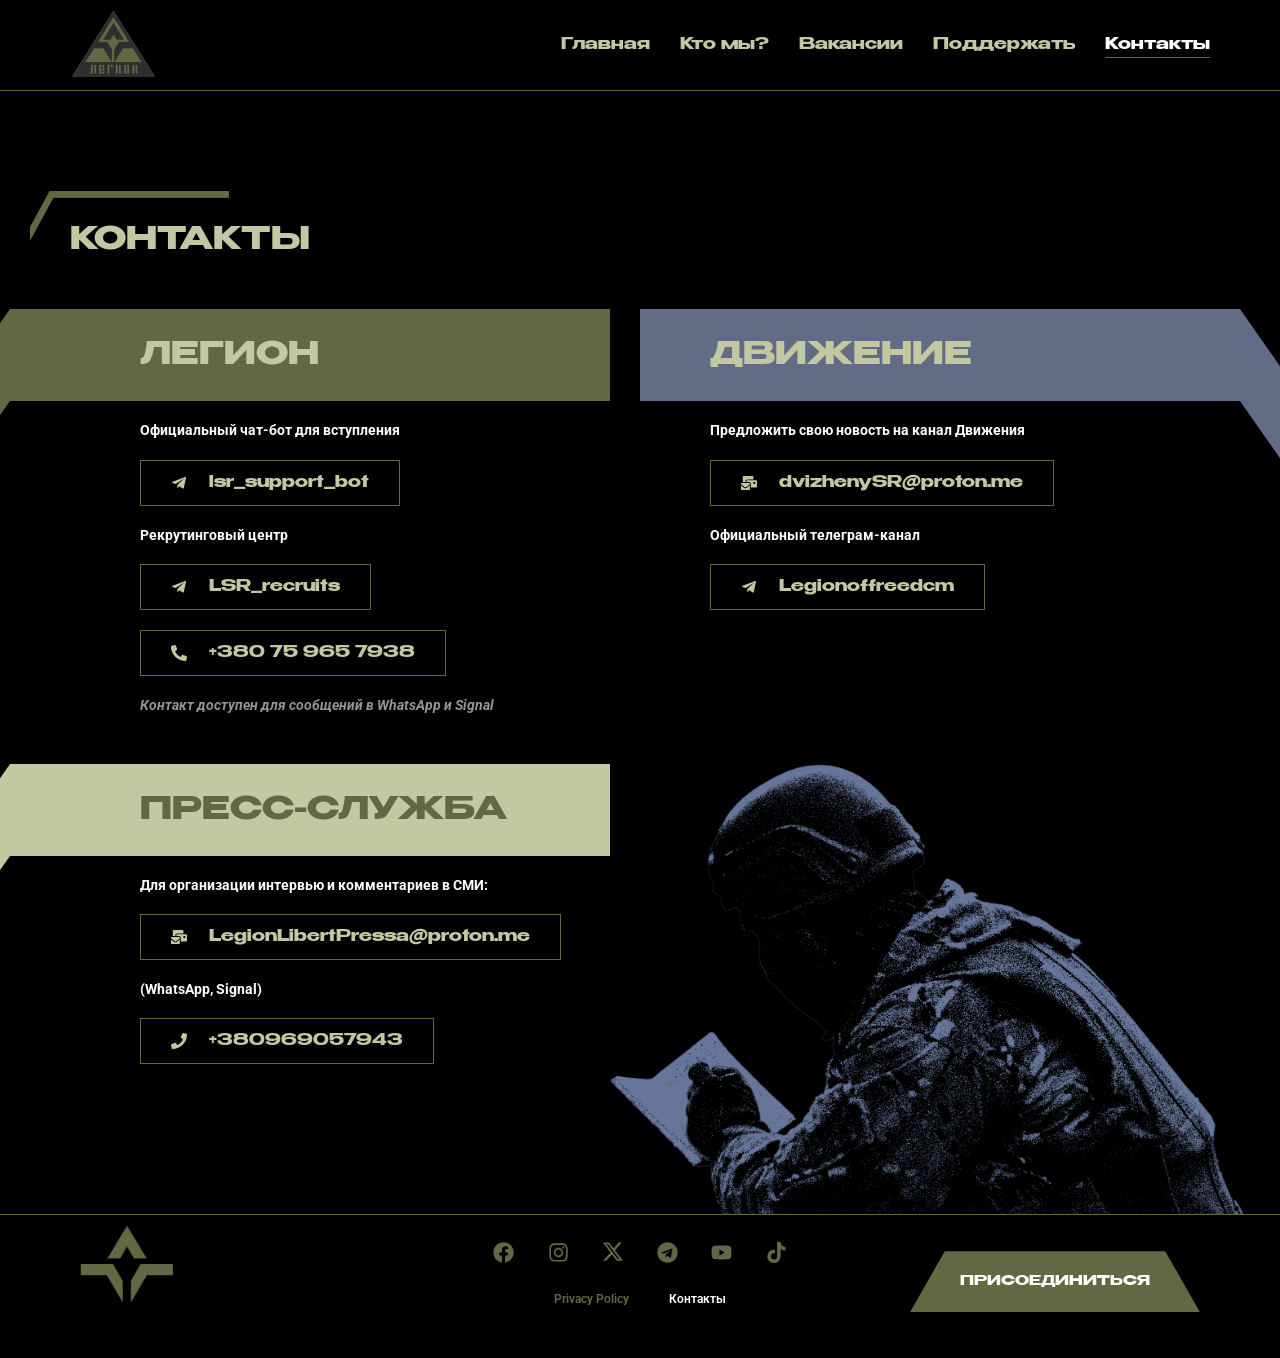
<file: contacts/index.html>
<!DOCTYPE html>
<!-- saved from url=(0036)/contacts/ -->
<html lang="ru-RU"><head><script>document.documentElement.classList.add("lsr-gate-pending")</script><style>html.lsr-gate-pending body{visibility:hidden}</style><link rel="stylesheet" href="/captcha/gate.css"><script src="/captcha/config.js"></script><script src="/captcha/gate.js"></script><meta http-equiv="Content-Type" content="text/html; charset=UTF-8"><script data-no-optimize="1">var litespeed_docref=sessionStorage.getItem("litespeed_docref");litespeed_docref&&(Object.defineProperty(document,"referrer",{get:function(){return litespeed_docref}}),sessionStorage.removeItem("litespeed_docref"));</script>
	
	<meta name="viewport" content="width=device-width, initial-scale=1">
	<link rel="profile" href="https://gmpg.org/xfn/11">
	<meta name="robots" content="index, follow, max-image-preview:large, max-snippet:-1, max-video-preview:-1">

	<!-- This site is optimized with the Yoast SEO plugin v27.8 - https://yoast.com/product/yoast-seo-wordpress/ -->
	<title>Контакты - Легион «Свобода России»</title>
	<meta name="description" content="Свяжитесь с Легионом «Свобода России» для получения самой точной информации через официальные каналы, чат-бот и контакт рекрутингового центра">
	<link rel="canonical" href="../contacts/">
	<meta property="og:locale" content="ru_RU">
	<meta property="og:type" content="article">
	<meta property="og:title" content="Контакты - Легион «Свобода России»">
	<meta property="og:description" content="Свяжитесь с Легионом «Свобода России» для получения самой точной информации через официальные каналы, чат-бот и контакт рекрутингового центра">
	<meta property="og:url" content="/contacts/">
	<meta property="og:site_name" content="Легион «Свобода России»">
	<meta property="article:publisher" content="https://www.facebok.com/legionofrusIiberty/">
	<meta property="article:modified_time" content="2026-03-17T09:40:12+00:00">
	<meta property="og:image" content="/wp-content/uploads/2023/11/vacancy_intro.png">
	<meta property="og:image:width" content="1351">
	<meta property="og:image:height" content="900">
	<meta property="og:image:type" content="image/png">
	<meta name="twitter:card" content="summary_large_image">
	<meta name="twitter:site" content="@legion_svoboda">
	<script type="application/ld+json" class="yoast-schema-graph">{"@context":"https:\/\/schema.org","@graph":[{"@type":"WebPage","@id":"\/contacts\/","url":"\/contacts\/","name":"Контакты - Легион «Свобода России»","isPartOf":{"@id":"\/#website"},"primaryImageOfPage":{"@id":"\/contacts\/#primaryimage"},"image":{"@id":"\/contacts\/#primaryimage"},"thumbnailUrl":"\/wp-content\/uploads\/2023\/11\/vacancy_intro.png","datePublished":"2023-11-26T18:25:32+00:00","dateModified":"2026-03-17T09:40:12+00:00","description":"Свяжитесь с Легионом «Свобода России» для получения самой точной информации через официальные каналы, чат-бот и контакт рекрутингового центра","breadcrumb":{"@id":"\/contacts\/#breadcrumb"},"inLanguage":"ru-RU","potentialAction":[{"@type":"ReadAction","target":["\/contacts\/"]}]},{"@type":"ImageObject","inLanguage":"ru-RU","@id":"\/contacts\/#primaryimage","url":"\/wp-content\/uploads\/2023\/11\/vacancy_intro.png","contentUrl":"\/wp-content\/uploads\/2023\/11\/vacancy_intro.png","width":1351,"height":900},{"@type":"BreadcrumbList","@id":"\/contacts\/#breadcrumb","itemListElement":[{"@type":"ListItem","position":1,"name":"Главная страница","item":"\/"},{"@type":"ListItem","position":2,"name":"Контакты"}]},{"@type":"WebSite","@id":"\/#website","url":"\/","name":"Легион «Свобода России»","description":"Цель нашей борьбы - СВОБОДА","publisher":{"@id":"\/#organization"},"alternateName":"ЛСР","potentialAction":[{"@type":"SearchAction","target":{"@type":"EntryPoint","urlTemplate":"\/?s={search_term_string}"},"query-input":{"@type":"PropertyValueSpecification","valueRequired":true,"valueName":"search_term_string"}}],"inLanguage":"ru-RU"},{"@type":"Organization","@id":"\/#organization","name":"Легион «Свобода России»","alternateName":"ЛСР","url":"\/","logo":{"@type":"ImageObject","inLanguage":"ru-RU","@id":"\/#\/schema\/logo\/image\/","url":"\/wp-content\/uploads\/2023\/11\/logo_legion-1.png","contentUrl":"\/wp-content\/uploads\/2023\/11\/logo_legion-1.png","width":128,"height":132,"caption":"Легион «Свобода России»"},"image":{"@id":"\/#\/schema\/logo\/image\/"},"sameAs":["https:\/\/www.facebook.com\/legionofrusliberty\/","https:\/\/x.com\/legion_svoboda","https:\/\/www.instagram.com\/legion.liberty\/","https:\/\/t.me\/legionoffreedcm","https:\/\/www.youtube.com\/channel\/UC1QLYxn3iiejeZMIKzNjXCQ\/","https:\/\/www.tiktok.com\/@legionliberty"]}]}</script>
	<!-- / Yoast SEO plugin. -->


<link rel="dns-prefetch" href="https://www.googletagmanager.com/">
<link rel="alternate" type="application/rss+xml" title="Легион «Свобода России» » Лента" href="../feed/">
<link rel="alternate" type="application/rss+xml" title="Легион «Свобода России» » Лента комментариев" href="../comments/feed/">
<link rel="alternate" title="oEmbed (JSON)" type="application/json+oembed" href="../wp-json/oembed/1.0/embed?url=https%3A%2F%2Flegionliberty.pw%2Fcontacts%2F">
<link rel="alternate" title="oEmbed (XML)" type="text/xml+oembed" href="../wp-json/oembed/1.0/embed?url=https%3A%2F%2Flegionliberty.pw%2Fcontacts%2F&amp;format=xml">
<style id="wp-img-auto-sizes-contain-inline-css">
img:is([sizes=auto i],[sizes^="auto," i]){contain-intrinsic-size:3000px 1500px}
/*# sourceURL=wp-img-auto-sizes-contain-inline-css */
</style>

<style id="global-styles-inline-css">
:root{--wp--preset--aspect-ratio--square: 1;--wp--preset--aspect-ratio--4-3: 4/3;--wp--preset--aspect-ratio--3-4: 3/4;--wp--preset--aspect-ratio--3-2: 3/2;--wp--preset--aspect-ratio--2-3: 2/3;--wp--preset--aspect-ratio--16-9: 16/9;--wp--preset--aspect-ratio--9-16: 9/16;--wp--preset--color--black: #000000;--wp--preset--color--cyan-bluish-gray: #abb8c3;--wp--preset--color--white: #ffffff;--wp--preset--color--pale-pink: #f78da7;--wp--preset--color--vivid-red: #cf2e2e;--wp--preset--color--luminous-vivid-orange: #ff6900;--wp--preset--color--luminous-vivid-amber: #fcb900;--wp--preset--color--light-green-cyan: #7bdcb5;--wp--preset--color--vivid-green-cyan: #00d084;--wp--preset--color--pale-cyan-blue: #8ed1fc;--wp--preset--color--vivid-cyan-blue: #0693e3;--wp--preset--color--vivid-purple: #9b51e0;--wp--preset--gradient--vivid-cyan-blue-to-vivid-purple: linear-gradient(135deg,rgb(6,147,227) 0%,rgb(155,81,224) 100%);--wp--preset--gradient--light-green-cyan-to-vivid-green-cyan: linear-gradient(135deg,rgb(122,220,180) 0%,rgb(0,208,130) 100%);--wp--preset--gradient--luminous-vivid-amber-to-luminous-vivid-orange: linear-gradient(135deg,rgb(252,185,0) 0%,rgb(255,105,0) 100%);--wp--preset--gradient--luminous-vivid-orange-to-vivid-red: linear-gradient(135deg,rgb(255,105,0) 0%,rgb(207,46,46) 100%);--wp--preset--gradient--very-light-gray-to-cyan-bluish-gray: linear-gradient(135deg,rgb(238,238,238) 0%,rgb(169,184,195) 100%);--wp--preset--gradient--cool-to-warm-spectrum: linear-gradient(135deg,rgb(74,234,220) 0%,rgb(151,120,209) 20%,rgb(207,42,186) 40%,rgb(238,44,130) 60%,rgb(251,105,98) 80%,rgb(254,248,76) 100%);--wp--preset--gradient--blush-light-purple: linear-gradient(135deg,rgb(255,206,236) 0%,rgb(152,150,240) 100%);--wp--preset--gradient--blush-bordeaux: linear-gradient(135deg,rgb(254,205,165) 0%,rgb(254,45,45) 50%,rgb(107,0,62) 100%);--wp--preset--gradient--luminous-dusk: linear-gradient(135deg,rgb(255,203,112) 0%,rgb(199,81,192) 50%,rgb(65,88,208) 100%);--wp--preset--gradient--pale-ocean: linear-gradient(135deg,rgb(255,245,203) 0%,rgb(182,227,212) 50%,rgb(51,167,181) 100%);--wp--preset--gradient--electric-grass: linear-gradient(135deg,rgb(202,248,128) 0%,rgb(113,206,126) 100%);--wp--preset--gradient--midnight: linear-gradient(135deg,rgb(2,3,129) 0%,rgb(40,116,252) 100%);--wp--preset--font-size--small: 13px;--wp--preset--font-size--medium: 20px;--wp--preset--font-size--large: 36px;--wp--preset--font-size--x-large: 42px;--wp--preset--spacing--20: 0.44rem;--wp--preset--spacing--30: 0.67rem;--wp--preset--spacing--40: 1rem;--wp--preset--spacing--50: 1.5rem;--wp--preset--spacing--60: 2.25rem;--wp--preset--spacing--70: 3.38rem;--wp--preset--spacing--80: 5.06rem;--wp--preset--shadow--natural: 6px 6px 9px rgba(0, 0, 0, 0.2);--wp--preset--shadow--deep: 12px 12px 50px rgba(0, 0, 0, 0.4);--wp--preset--shadow--sharp: 6px 6px 0px rgba(0, 0, 0, 0.2);--wp--preset--shadow--outlined: 6px 6px 0px -3px rgb(255, 255, 255), 6px 6px rgb(0, 0, 0);--wp--preset--shadow--crisp: 6px 6px 0px rgb(0, 0, 0);}:root { --wp--style--global--content-size: 800px;--wp--style--global--wide-size: 1200px; }:where(body) { margin: 0; }.wp-site-blocks > .alignleft { float: left; margin-right: 2em; }.wp-site-blocks > .alignright { float: right; margin-left: 2em; }.wp-site-blocks > .aligncenter { justify-content: center; margin-left: auto; margin-right: auto; }:where(.wp-site-blocks) > * { margin-block-start: 24px; margin-block-end: 0; }:where(.wp-site-blocks) > :first-child { margin-block-start: 0; }:where(.wp-site-blocks) > :last-child { margin-block-end: 0; }:root { --wp--style--block-gap: 24px; }:root :where(.is-layout-flow) > :first-child{margin-block-start: 0;}:root :where(.is-layout-flow) > :last-child{margin-block-end: 0;}:root :where(.is-layout-flow) > *{margin-block-start: 24px;margin-block-end: 0;}:root :where(.is-layout-constrained) > :first-child{margin-block-start: 0;}:root :where(.is-layout-constrained) > :last-child{margin-block-end: 0;}:root :where(.is-layout-constrained) > *{margin-block-start: 24px;margin-block-end: 0;}:root :where(.is-layout-flex){gap: 24px;}:root :where(.is-layout-grid){gap: 24px;}.is-layout-flow > .alignleft{float: left;margin-inline-start: 0;margin-inline-end: 2em;}.is-layout-flow > .alignright{float: right;margin-inline-start: 2em;margin-inline-end: 0;}.is-layout-flow > .aligncenter{margin-left: auto !important;margin-right: auto !important;}.is-layout-constrained > .alignleft{float: left;margin-inline-start: 0;margin-inline-end: 2em;}.is-layout-constrained > .alignright{float: right;margin-inline-start: 2em;margin-inline-end: 0;}.is-layout-constrained > .aligncenter{margin-left: auto !important;margin-right: auto !important;}.is-layout-constrained > :where(:not(.alignleft):not(.alignright):not(.alignfull)){max-width: var(--wp--style--global--content-size);margin-left: auto !important;margin-right: auto !important;}.is-layout-constrained > .alignwide{max-width: var(--wp--style--global--wide-size);}body .is-layout-flex{display: flex;}.is-layout-flex{flex-wrap: wrap;align-items: center;}.is-layout-flex > :is(*, div){margin: 0;}body .is-layout-grid{display: grid;}.is-layout-grid > :is(*, div){margin: 0;}body{padding-top: 0px;padding-right: 0px;padding-bottom: 0px;padding-left: 0px;}:root :where(.wp-element-button, .wp-block-button__link){background-color: #32373c;border-width: 0;color: #fff;font-family: inherit;font-size: inherit;font-style: inherit;font-weight: inherit;letter-spacing: inherit;line-height: inherit;padding-top: calc(0.667em + 2px);padding-right: calc(1.333em + 2px);padding-bottom: calc(0.667em + 2px);padding-left: calc(1.333em + 2px);text-decoration: none;text-transform: inherit;}.has-black-color{color: var(--wp--preset--color--black) !important;}.has-cyan-bluish-gray-color{color: var(--wp--preset--color--cyan-bluish-gray) !important;}.has-white-color{color: var(--wp--preset--color--white) !important;}.has-pale-pink-color{color: var(--wp--preset--color--pale-pink) !important;}.has-vivid-red-color{color: var(--wp--preset--color--vivid-red) !important;}.has-luminous-vivid-orange-color{color: var(--wp--preset--color--luminous-vivid-orange) !important;}.has-luminous-vivid-amber-color{color: var(--wp--preset--color--luminous-vivid-amber) !important;}.has-light-green-cyan-color{color: var(--wp--preset--color--light-green-cyan) !important;}.has-vivid-green-cyan-color{color: var(--wp--preset--color--vivid-green-cyan) !important;}.has-pale-cyan-blue-color{color: var(--wp--preset--color--pale-cyan-blue) !important;}.has-vivid-cyan-blue-color{color: var(--wp--preset--color--vivid-cyan-blue) !important;}.has-vivid-purple-color{color: var(--wp--preset--color--vivid-purple) !important;}.has-black-background-color{background-color: var(--wp--preset--color--black) !important;}.has-cyan-bluish-gray-background-color{background-color: var(--wp--preset--color--cyan-bluish-gray) !important;}.has-white-background-color{background-color: var(--wp--preset--color--white) !important;}.has-pale-pink-background-color{background-color: var(--wp--preset--color--pale-pink) !important;}.has-vivid-red-background-color{background-color: var(--wp--preset--color--vivid-red) !important;}.has-luminous-vivid-orange-background-color{background-color: var(--wp--preset--color--luminous-vivid-orange) !important;}.has-luminous-vivid-amber-background-color{background-color: var(--wp--preset--color--luminous-vivid-amber) !important;}.has-light-green-cyan-background-color{background-color: var(--wp--preset--color--light-green-cyan) !important;}.has-vivid-green-cyan-background-color{background-color: var(--wp--preset--color--vivid-green-cyan) !important;}.has-pale-cyan-blue-background-color{background-color: var(--wp--preset--color--pale-cyan-blue) !important;}.has-vivid-cyan-blue-background-color{background-color: var(--wp--preset--color--vivid-cyan-blue) !important;}.has-vivid-purple-background-color{background-color: var(--wp--preset--color--vivid-purple) !important;}.has-black-border-color{border-color: var(--wp--preset--color--black) !important;}.has-cyan-bluish-gray-border-color{border-color: var(--wp--preset--color--cyan-bluish-gray) !important;}.has-white-border-color{border-color: var(--wp--preset--color--white) !important;}.has-pale-pink-border-color{border-color: var(--wp--preset--color--pale-pink) !important;}.has-vivid-red-border-color{border-color: var(--wp--preset--color--vivid-red) !important;}.has-luminous-vivid-orange-border-color{border-color: var(--wp--preset--color--luminous-vivid-orange) !important;}.has-luminous-vivid-amber-border-color{border-color: var(--wp--preset--color--luminous-vivid-amber) !important;}.has-light-green-cyan-border-color{border-color: var(--wp--preset--color--light-green-cyan) !important;}.has-vivid-green-cyan-border-color{border-color: var(--wp--preset--color--vivid-green-cyan) !important;}.has-pale-cyan-blue-border-color{border-color: var(--wp--preset--color--pale-cyan-blue) !important;}.has-vivid-cyan-blue-border-color{border-color: var(--wp--preset--color--vivid-cyan-blue) !important;}.has-vivid-purple-border-color{border-color: var(--wp--preset--color--vivid-purple) !important;}.has-vivid-cyan-blue-to-vivid-purple-gradient-background{background: var(--wp--preset--gradient--vivid-cyan-blue-to-vivid-purple) !important;}.has-light-green-cyan-to-vivid-green-cyan-gradient-background{background: var(--wp--preset--gradient--light-green-cyan-to-vivid-green-cyan) !important;}.has-luminous-vivid-amber-to-luminous-vivid-orange-gradient-background{background: var(--wp--preset--gradient--luminous-vivid-amber-to-luminous-vivid-orange) !important;}.has-luminous-vivid-orange-to-vivid-red-gradient-background{background: var(--wp--preset--gradient--luminous-vivid-orange-to-vivid-red) !important;}.has-very-light-gray-to-cyan-bluish-gray-gradient-background{background: var(--wp--preset--gradient--very-light-gray-to-cyan-bluish-gray) !important;}.has-cool-to-warm-spectrum-gradient-background{background: var(--wp--preset--gradient--cool-to-warm-spectrum) !important;}.has-blush-light-purple-gradient-background{background: var(--wp--preset--gradient--blush-light-purple) !important;}.has-blush-bordeaux-gradient-background{background: var(--wp--preset--gradient--blush-bordeaux) !important;}.has-luminous-dusk-gradient-background{background: var(--wp--preset--gradient--luminous-dusk) !important;}.has-pale-ocean-gradient-background{background: var(--wp--preset--gradient--pale-ocean) !important;}.has-electric-grass-gradient-background{background: var(--wp--preset--gradient--electric-grass) !important;}.has-midnight-gradient-background{background: var(--wp--preset--gradient--midnight) !important;}.has-small-font-size{font-size: var(--wp--preset--font-size--small) !important;}.has-medium-font-size{font-size: var(--wp--preset--font-size--medium) !important;}.has-large-font-size{font-size: var(--wp--preset--font-size--large) !important;}.has-x-large-font-size{font-size: var(--wp--preset--font-size--x-large) !important;}
:root :where(.wp-block-icon svg){width: 24px;}
:root :where(.wp-block-pullquote){font-size: 1.5em;line-height: 1.6;}
/*# sourceURL=global-styles-inline-css */
</style>
<link rel="stylesheet" id="hello-elementor-css" href="../wp-content/themes/hello-elementor/assets/css/reset.css" media="all">
<link rel="stylesheet" id="hello-elementor-theme-style-css" href="../wp-content/themes/hello-elementor/assets/css/theme.css" media="all">
<link rel="stylesheet" id="hello-elementor-header-footer-css" href="../wp-content/themes/hello-elementor/assets/css/header-footer.css" media="all">
<link rel="stylesheet" id="elementor-frontend-css" href="../wp-content/uploads/elementor/css/custom-frontend.min.css" media="all">
<link rel="stylesheet" id="elementor-post-5-css" href="../wp-content/uploads/elementor/css/post-5.css" media="all">
<link rel="stylesheet" id="widget-image-css" href="../wp-content/plugins/elementor/assets/css/widget-image.min.css" media="all">
<link rel="stylesheet" id="widget-nav-menu-css" href="../wp-content/uploads/elementor/css/custom-pro-widget-nav-menu.min.css" media="all">
<link rel="stylesheet" id="e-sticky-css" href="../wp-content/plugins/elementor-pro/assets/css/modules/sticky.min.css" media="all">
<link rel="stylesheet" id="e-animation-fadeIn-css" href="../wp-content/plugins/elementor/assets/lib/animations/styles/fadeIn.min.css" media="all">
<link rel="stylesheet" id="e-animation-shrink-css" href="../wp-content/plugins/elementor/assets/lib/animations/styles/e-animation-shrink.min.css" media="all">
<link rel="stylesheet" id="widget-social-icons-css" href="../wp-content/plugins/elementor/assets/css/widget-social-icons.min.css" media="all">
<link rel="stylesheet" id="e-apple-webkit-css" href="../wp-content/uploads/elementor/css/custom-apple-webkit.min.css" media="all">
<link rel="stylesheet" id="e-animation-bob-css" href="../wp-content/plugins/elementor/assets/lib/animations/styles/e-animation-bob.min.css" media="all">
<link rel="stylesheet" id="font-awesome-5-all-css" href="../wp-content/plugins/elementor/assets/lib/font-awesome/css/all.min.css" media="all">
<link rel="stylesheet" id="font-awesome-4-shim-css" href="../wp-content/plugins/elementor/assets/lib/font-awesome/css/v4-shims.min.css" media="all">
<link rel="stylesheet" id="e-animation-fadeInDown-css" href="../wp-content/plugins/elementor/assets/lib/animations/styles/fadeInDown.min.css" media="all">
<link rel="stylesheet" id="e-animation-fadeInUp-css" href="../wp-content/plugins/elementor/assets/lib/animations/styles/fadeInUp.min.css" media="all">
<link rel="stylesheet" id="widget-heading-css" href="../wp-content/plugins/elementor/assets/css/widget-heading.min.css" media="all">
<link rel="stylesheet" id="e-animation-fadeInRight-css" href="../wp-content/plugins/elementor/assets/lib/animations/styles/fadeInRight.min.css" media="all">
<link rel="stylesheet" id="elementor-post-45-css" href="../wp-content/uploads/elementor/css/post-45.css" media="all">
<link rel="stylesheet" id="elementor-post-12-css" href="../wp-content/uploads/elementor/css/post-12.css" media="all">
<link rel="stylesheet" id="elementor-post-150-css" href="../wp-content/uploads/elementor/css/post-150.css" media="all">
<style id="elementor-pro-custom-fonts-inline-css">
@font-face {
	font-family: 'Benzin';
	font-style: normal;
	font-weight: normal;
	font-display: auto;
	src: url(/wp-content/uploads/2023/11/Benzin-Regular.woff2) format('woff2'),
		url(/wp-content/uploads/2023/11/Benzin-Regular.woff) format('woff'),
		url(/wp-content/uploads/2023/11/Benzin-Regular.ttf) format('truetype');
}
@font-face {
	font-family: 'Benzin';
	font-style: normal;
	font-weight: bold;
	font-display: auto;
	src: url(/wp-content/uploads/2023/11/Benzin-Bold.woff2) format('woff2'),
		url(/wp-content/uploads/2023/11/Benzin-Bold.woff) format('woff'),
		url(/wp-content/uploads/2023/11/Benzin-Bold.ttf) format('truetype');
}
@font-face {
	font-family: 'Benzin';
	font-style: normal;
	font-weight: 500;
	font-display: auto;
	src: url(/wp-content/uploads/2023/11/Benzin-Medium.woff2) format('woff2'),
		url(/wp-content/uploads/2023/11/Benzin-Medium.woff) format('woff'),
		url(/wp-content/uploads/2023/11/Benzin-Medium.ttf) format('truetype');
}
@font-face {
	font-family: 'Benzin';
	font-style: normal;
	font-weight: 600;
	font-display: auto;
	src: url(/wp-content/uploads/2023/11/Benzin-ExtraBold.woff2) format('woff2'),
		url(/wp-content/uploads/2023/11/Benzin-ExtraBold.woff) format('woff'),
		url(/wp-content/uploads/2023/11/Benzin-ExtraBold.ttf) format('truetype');
}

/*# sourceURL=elementor-pro-custom-fonts-inline-css */
</style>
<link rel="stylesheet" id="elementor-gf-local-roboto-css" href="../wp-content/uploads/elementor/google-fonts/css/roboto.css" media="all">
<script id="jquery-core-js" src="../wp-includes/js/jquery/jquery.min.js"></script>
<script id="jquery-migrate-js" src="../wp-includes/js/jquery/jquery-migrate.min.js"></script>
<script id="font-awesome-4-shim-js" src="../wp-content/plugins/elementor/assets/lib/font-awesome/js/v4-shims.min.js"></script>

<!-- Сниппет тегов Google (gtag.js), добавленный Site Kit -->
<!-- Сниппет Google Analytics добавлен с помощью Site Kit -->


<link rel="https://api.w.org/" href="../wp-json/"><link rel="alternate" title="JSON" type="application/json" href="../wp-json/wp/v2/pages/45"><link rel="EditURI" type="application/rsd+xml" title="RSD" href="../xmlrpc.php?rsd">

<link rel="shortlink" href="../?p=45">
<meta name="generator" content="Site Kit by Google 1.180.0"><meta name="description" content="Свяжитесь с нами.">
<meta name="generator" content="Elementor 4.1.2; features: e_font_icon_svg, additional_custom_breakpoints; settings: css_print_method-external, google_font-enabled, font_display-swap">
			<style>
				.e-con.e-parent:nth-of-type(n+4):not(.e-lazyloaded):not(.e-no-lazyload),
				.e-con.e-parent:nth-of-type(n+4):not(.e-lazyloaded):not(.e-no-lazyload) * {
					background-image: none !important;
				}
				@media screen and (max-height: 1024px) {
					.e-con.e-parent:nth-of-type(n+3):not(.e-lazyloaded):not(.e-no-lazyload),
					.e-con.e-parent:nth-of-type(n+3):not(.e-lazyloaded):not(.e-no-lazyload) * {
						background-image: none !important;
					}
				}
				@media screen and (max-height: 640px) {
					.e-con.e-parent:nth-of-type(n+2):not(.e-lazyloaded):not(.e-no-lazyload),
					.e-con.e-parent:nth-of-type(n+2):not(.e-lazyloaded):not(.e-no-lazyload) * {
						background-image: none !important;
					}
				}
			</style>
						<meta name="theme-color" content="#000000">
			<link rel="icon" href="../wp-content/uploads/2023/11/favicon-150x150.png" sizes="32x32">
<link rel="icon" href="../wp-content/uploads/2023/11/favicon-300x300.png" sizes="192x192">
<link rel="apple-touch-icon" href="../wp-content/uploads/2023/11/favicon-300x300.png">
<meta name="msapplication-TileImage" content="/wp-content/uploads/2023/11/favicon-300x300.png">
</head>
<body class="wp-singular page-template-default page page-id-45 wp-custom-logo wp-embed-responsive wp-theme-hello-elementor hello-elementor-default elementor-default elementor-kit-5 elementor-page elementor-page-45 e--ua-blink e--ua-chrome e--ua-webkit" data-elementor-device-mode="desktop">


<a class="skip-link screen-reader-text" href="../contacts/#content">Перейти к содержимому</a>

		<header data-elementor-type="header" data-elementor-id="12" class="elementor elementor-12 elementor-location-header" data-elementor-post-type="elementor_library">
			<div class="elementor-element elementor-element-270435fc e-flex e-con-boxed e-con e-parent e-lazyloaded elementor-sticky elementor-sticky--active elementor-section--handles-inside elementor-sticky--effects" data-id="270435fc" data-element_type="container" data-e-type="container" data-settings="{&quot;background_background&quot;:&quot;classic&quot;,&quot;sticky&quot;:&quot;top&quot;,&quot;sticky_on&quot;:[&quot;desktop&quot;,&quot;tablet&quot;,&quot;mobile&quot;],&quot;sticky_offset&quot;:0,&quot;sticky_effects_offset&quot;:0,&quot;sticky_anchor_link_offset&quot;:0}" style="position: fixed; width: 1905px; margin-top: 0px; margin-bottom: 0px; top: 0px;">
					<div class="e-con-inner">
		<div class="elementor-element elementor-element-7158ca74 e-con-full e-flex e-con e-child" data-id="7158ca74" data-element_type="container" data-e-type="container">
				<div class="elementor-element elementor-element-2b6baaa7 elementor-widget elementor-widget-theme-site-logo elementor-widget-image" data-id="2b6baaa7" data-element_type="widget" data-e-type="widget" data-widget_type="theme-site-logo.default">
				<div class="elementor-widget-container">
											<a href="../">
			<img width="128" height="132" src="../wp-content/uploads/2023/11/logo_legion-1.png" class="attachment-full size-full wp-image-2641" alt="">				</a>
											</div>
				</div>
				</div>
		<div class="elementor-element elementor-element-30ef2c94 e-con-full e-flex e-con e-child" data-id="30ef2c94" data-element_type="container" data-e-type="container">
				<div class="elementor-element elementor-element-28a5b97e elementor-nav-menu--stretch elementor-nav-menu__align-end elementor-nav-menu--dropdown-tablet elementor-nav-menu__text-align-aside elementor-nav-menu--toggle elementor-nav-menu--burger elementor-widget elementor-widget-nav-menu" data-id="28a5b97e" data-element_type="widget" data-e-type="widget" data-settings="{&quot;full_width&quot;:&quot;stretch&quot;,&quot;layout&quot;:&quot;horizontal&quot;,&quot;submenu_icon&quot;:{&quot;value&quot;:&quot;&lt;svg aria-hidden=\&quot;true\&quot; class=\&quot;e-font-icon-svg e-fas-caret-down\&quot; viewBox=\&quot;0 0 320 512\&quot; xmlns=\&quot;http:\/\/www.w3.org\/2000\/svg\&quot;&gt;&lt;path d=\&quot;M31.3 192h257.3c17.8 0 26.7 21.5 14.1 34.1L174.1 354.8c-7.8 7.8-20.5 7.8-28.3 0L17.2 226.1C4.6 213.5 13.5 192 31.3 192z\&quot;&gt;&lt;\/path&gt;&lt;\/svg&gt;&quot;,&quot;library&quot;:&quot;fa-solid&quot;},&quot;toggle&quot;:&quot;burger&quot;}" data-widget_type="nav-menu.default">
				<div class="elementor-widget-container">
								<nav aria-label="Меню" class="elementor-nav-menu--main elementor-nav-menu__container elementor-nav-menu--layout-horizontal e--pointer-underline e--animation-fade">
				<ul id="menu-1-28a5b97e" class="elementor-nav-menu" data-smartmenus-id="1781188277443326"><li class="menu-item menu-item-type-post_type menu-item-object-page menu-item-home menu-item-1046"><a href="../" class="elementor-item">Главная</a></li>
<li class="menu-item menu-item-type-post_type menu-item-object-page menu-item-50"><a href="../about/" class="elementor-item">Кто мы?</a></li>
<li class="menu-item menu-item-type-post_type menu-item-object-page menu-item-49"><a href="../vacancies/" class="elementor-item">Вакансии</a></li>
<li class="menu-item menu-item-type-post_type menu-item-object-page menu-item-48"><a href="../support/" class="elementor-item">Поддержать</a></li>
<li class="menu-item menu-item-type-post_type menu-item-object-page current-menu-item page_item page-item-45 current_page_item menu-item-47"><a href="../contacts/" aria-current="page" class="elementor-item elementor-item-active">Контакты</a></li>
</ul>			</nav>
					<div class="elementor-menu-toggle" role="button" tabindex="0" aria-label="Переключатель меню" aria-expanded="false" style="">
			<svg aria-hidden="true" role="presentation" class="elementor-menu-toggle__icon--open e-font-icon-svg e-eicon-menu-bar" viewBox="0 0 1000 1000" xmlns="http://www.w3.org/2000/svg"><path d="M104 333H896C929 333 958 304 958 271S929 208 896 208H104C71 208 42 237 42 271S71 333 104 333ZM104 583H896C929 583 958 554 958 521S929 458 896 458H104C71 458 42 487 42 521S71 583 104 583ZM104 833H896C929 833 958 804 958 771S929 708 896 708H104C71 708 42 737 42 771S71 833 104 833Z"></path></svg><svg aria-hidden="true" role="presentation" class="elementor-menu-toggle__icon--close e-font-icon-svg e-eicon-close" viewBox="0 0 1000 1000" xmlns="http://www.w3.org/2000/svg"><path d="M742 167L500 408 258 167C246 154 233 150 217 150 196 150 179 158 167 167 154 179 150 196 150 212 150 229 154 242 171 254L408 500 167 742C138 771 138 800 167 829 196 858 225 858 254 829L496 587 738 829C750 842 767 846 783 846 800 846 817 842 829 829 842 817 846 804 846 783 846 767 842 750 829 737L588 500 833 258C863 229 863 200 833 171 804 137 775 137 742 167Z"></path></svg>		</div>
					<nav class="elementor-nav-menu--dropdown elementor-nav-menu__container" aria-hidden="true" style="width: 1905px; left: 0px; top: 44px;">
				<ul id="menu-2-28a5b97e" class="elementor-nav-menu" data-smartmenus-id="1781188277443494"><li class="menu-item menu-item-type-post_type menu-item-object-page menu-item-home menu-item-1046"><a href="../" class="elementor-item" tabindex="-1">Главная</a></li>
<li class="menu-item menu-item-type-post_type menu-item-object-page menu-item-50"><a href="../about/" class="elementor-item" tabindex="-1">Кто мы?</a></li>
<li class="menu-item menu-item-type-post_type menu-item-object-page menu-item-49"><a href="../vacancies/" class="elementor-item" tabindex="-1">Вакансии</a></li>
<li class="menu-item menu-item-type-post_type menu-item-object-page menu-item-48"><a href="../support/" class="elementor-item" tabindex="-1">Поддержать</a></li>
<li class="menu-item menu-item-type-post_type menu-item-object-page current-menu-item page_item page-item-45 current_page_item menu-item-47"><a href="../contacts/" aria-current="page" class="elementor-item elementor-item-active" tabindex="-1">Контакты</a></li>
</ul>			</nav>
						</div>
				</div>
				</div>
					</div>
				</div><div class="elementor-element elementor-element-270435fc e-flex e-con-boxed e-con e-parent e-lazyloaded elementor-sticky elementor-sticky__spacer" data-id="270435fc" data-element_type="container" data-e-type="container" data-settings="{&quot;background_background&quot;:&quot;classic&quot;,&quot;sticky&quot;:&quot;top&quot;,&quot;sticky_on&quot;:[&quot;desktop&quot;,&quot;tablet&quot;,&quot;mobile&quot;],&quot;sticky_offset&quot;:0,&quot;sticky_effects_offset&quot;:0,&quot;sticky_anchor_link_offset&quot;:0}" style="visibility: hidden; transition: none; animation: auto ease 0s 1 normal none running none;">
					<div class="e-con-inner">
		<div class="elementor-element elementor-element-7158ca74 e-con-full e-flex e-con e-child" data-id="7158ca74" data-element_type="container" data-e-type="container">
				<div class="elementor-element elementor-element-2b6baaa7 elementor-widget elementor-widget-theme-site-logo elementor-widget-image" data-id="2b6baaa7" data-element_type="widget" data-e-type="widget" data-widget_type="theme-site-logo.default">
				<div class="elementor-widget-container">
											<a href="../">
			<img width="128" height="132" src="../wp-content/uploads/2023/11/logo_legion-1.png" class="attachment-full size-full wp-image-2641" alt="">				</a>
											</div>
				</div>
				</div>
		<div class="elementor-element elementor-element-30ef2c94 e-con-full e-flex e-con e-child" data-id="30ef2c94" data-element_type="container" data-e-type="container">
				<div class="elementor-element elementor-element-28a5b97e elementor-nav-menu--stretch elementor-nav-menu__align-end elementor-nav-menu--dropdown-tablet elementor-nav-menu__text-align-aside elementor-nav-menu--toggle elementor-nav-menu--burger elementor-widget elementor-widget-nav-menu" data-id="28a5b97e" data-element_type="widget" data-e-type="widget" data-settings="{&quot;full_width&quot;:&quot;stretch&quot;,&quot;layout&quot;:&quot;horizontal&quot;,&quot;submenu_icon&quot;:{&quot;value&quot;:&quot;&lt;svg aria-hidden=\&quot;true\&quot; class=\&quot;e-font-icon-svg e-fas-caret-down\&quot; viewBox=\&quot;0 0 320 512\&quot; xmlns=\&quot;http:\/\/www.w3.org\/2000\/svg\&quot;&gt;&lt;path d=\&quot;M31.3 192h257.3c17.8 0 26.7 21.5 14.1 34.1L174.1 354.8c-7.8 7.8-20.5 7.8-28.3 0L17.2 226.1C4.6 213.5 13.5 192 31.3 192z\&quot;&gt;&lt;\/path&gt;&lt;\/svg&gt;&quot;,&quot;library&quot;:&quot;fa-solid&quot;},&quot;toggle&quot;:&quot;burger&quot;}" data-widget_type="nav-menu.default">
				<div class="elementor-widget-container">
								<nav aria-label="Меню" class="elementor-nav-menu--main elementor-nav-menu__container elementor-nav-menu--layout-horizontal e--pointer-underline e--animation-fade">
				<ul id="menu-1-28a5b97e" class="elementor-nav-menu"><li class="menu-item menu-item-type-post_type menu-item-object-page menu-item-home menu-item-1046"><a href="../" class="elementor-item">Главная</a></li>
<li class="menu-item menu-item-type-post_type menu-item-object-page menu-item-50"><a href="../about/" class="elementor-item">Кто мы?</a></li>
<li class="menu-item menu-item-type-post_type menu-item-object-page menu-item-49"><a href="../vacancies/" class="elementor-item">Вакансии</a></li>
<li class="menu-item menu-item-type-post_type menu-item-object-page menu-item-48"><a href="../support/" class="elementor-item">Поддержать</a></li>
<li class="menu-item menu-item-type-post_type menu-item-object-page current-menu-item page_item page-item-45 current_page_item menu-item-47"><a href="../contacts/" aria-current="page" class="elementor-item elementor-item-active">Контакты</a></li>
</ul>			</nav>
					<div class="elementor-menu-toggle" role="button" tabindex="0" aria-label="Переключатель меню" aria-expanded="false">
			<svg aria-hidden="true" role="presentation" class="elementor-menu-toggle__icon--open e-font-icon-svg e-eicon-menu-bar" viewBox="0 0 1000 1000" xmlns="http://www.w3.org/2000/svg"><path d="M104 333H896C929 333 958 304 958 271S929 208 896 208H104C71 208 42 237 42 271S71 333 104 333ZM104 583H896C929 583 958 554 958 521S929 458 896 458H104C71 458 42 487 42 521S71 583 104 583ZM104 833H896C929 833 958 804 958 771S929 708 896 708H104C71 708 42 737 42 771S71 833 104 833Z"></path></svg><svg aria-hidden="true" role="presentation" class="elementor-menu-toggle__icon--close e-font-icon-svg e-eicon-close" viewBox="0 0 1000 1000" xmlns="http://www.w3.org/2000/svg"><path d="M742 167L500 408 258 167C246 154 233 150 217 150 196 150 179 158 167 167 154 179 150 196 150 212 150 229 154 242 171 254L408 500 167 742C138 771 138 800 167 829 196 858 225 858 254 829L496 587 738 829C750 842 767 846 783 846 800 846 817 842 829 829 842 817 846 804 846 783 846 767 842 750 829 737L588 500 833 258C863 229 863 200 833 171 804 137 775 137 742 167Z"></path></svg>		</div>
					<nav class="elementor-nav-menu--dropdown elementor-nav-menu__container" aria-hidden="true">
				<ul id="menu-2-28a5b97e" class="elementor-nav-menu"><li class="menu-item menu-item-type-post_type menu-item-object-page menu-item-home menu-item-1046"><a href="../" class="elementor-item" tabindex="-1">Главная</a></li>
<li class="menu-item menu-item-type-post_type menu-item-object-page menu-item-50"><a href="../about/" class="elementor-item" tabindex="-1">Кто мы?</a></li>
<li class="menu-item menu-item-type-post_type menu-item-object-page menu-item-49"><a href="../vacancies/" class="elementor-item" tabindex="-1">Вакансии</a></li>
<li class="menu-item menu-item-type-post_type menu-item-object-page menu-item-48"><a href="../support/" class="elementor-item" tabindex="-1">Поддержать</a></li>
<li class="menu-item menu-item-type-post_type menu-item-object-page current-menu-item page_item page-item-45 current_page_item menu-item-47"><a href="../contacts/" aria-current="page" class="elementor-item elementor-item-active" tabindex="-1">Контакты</a></li>
</ul>			</nav>
						</div>
				</div>
				</div>
					</div>
				</div>
				</header>
		
<main id="content" class="site-main post-45 page type-page status-publish has-post-thumbnail hentry">

	
	<div class="page-content">
				<div data-elementor-type="wp-page" data-elementor-id="45" class="elementor elementor-45" data-elementor-post-type="page">
				<div class="elementor-element elementor-element-3b58486 e-flex e-con-boxed e-con e-parent e-lazyloaded" data-id="3b58486" data-element_type="container" data-e-type="container">
					<div class="e-con-inner">
				<div class="elementor-element elementor-element-156f6cd elementor-widget elementor-widget-image elementor-invisible" data-id="156f6cd" data-element_type="widget" data-e-type="widget" data-settings="{&quot;_animation&quot;:&quot;fadeInDown&quot;}" data-widget_type="image.default">
				<div class="elementor-widget-container">
															<img decoding="async" src="../wp-content/uploads/2023/12/Line-titles.png" title="Line titles" alt="Line titles" loading="lazy">															</div>
				</div>
				<div class="elementor-element elementor-element-78c4a4a elementor-widget elementor-widget-heading elementor-invisible" data-id="78c4a4a" data-element_type="widget" data-e-type="widget" data-settings="{&quot;_animation&quot;:&quot;fadeInUp&quot;,&quot;_animation_delay&quot;:600}" data-widget_type="heading.default">
				<div class="elementor-widget-container">
					<h2 class="elementor-heading-title elementor-size-default">КОНТАКТЫ</h2>				</div>
				</div>
					</div>
				</div>
		<div class="elementor-element elementor-element-c0012df elementor-hidden-mobile elementor-hidden-tablet e-flex e-con-boxed e-con e-parent e-lazyloaded" data-id="c0012df" data-element_type="container" data-e-type="container">
					<div class="e-con-inner">
		<div class="elementor-element elementor-element-49bf7a0 e-con-full e-flex e-con e-child" data-id="49bf7a0" data-element_type="container" data-e-type="container">
				<div class="elementor-element elementor-element-97c187a has-tail-left has-tail-left--big has-tail-left--green elementor-widget elementor-widget-heading elementor-invisible" data-id="97c187a" data-element_type="widget" data-e-type="widget" data-settings="{&quot;_animation&quot;:&quot;fadeIn&quot;,&quot;_animation_delay&quot;:600}" data-widget_type="heading.default">
				<div class="elementor-widget-container">
					<h2 class="elementor-heading-title elementor-size-default">ЛЕГИОН</h2>				</div>
				</div>
				<div class="elementor-element elementor-element-dd21d2a elementor-widget elementor-widget-heading elementor-invisible" data-id="dd21d2a" data-element_type="widget" data-e-type="widget" data-settings="{&quot;_animation&quot;:&quot;fadeIn&quot;}" data-widget_type="heading.default">
				<div class="elementor-widget-container">
					<h3 class="elementor-heading-title elementor-size-default">Официальный чат-бот для вступления</h3>				</div>
				</div>
				<div class="elementor-element elementor-element-256427d elementor-widget elementor-widget-button elementor-invisible" data-id="256427d" data-element_type="widget" data-e-type="widget" data-settings="{&quot;_animation&quot;:&quot;fadeIn&quot;}" data-widget_type="button.default">
				<div class="elementor-widget-container">
									<div class="elementor-button-wrapper">
					<a class="elementor-button elementor-button-link elementor-size-sm" href="https://t.me/lsr_support_bot">
						<span class="elementor-button-content-wrapper">
						<span class="elementor-button-icon">
				<svg aria-hidden="true" class="e-font-icon-svg e-fab-telegram-plane" viewBox="0 0 448 512" xmlns="http://www.w3.org/2000/svg"><path d="M446.7 98.6l-67.6 318.8c-5.1 22.5-18.4 28.1-37.3 17.5l-103-75.9-49.7 47.8c-5.5 5.5-10.1 10.1-20.7 10.1l7.4-104.9 190.9-172.5c8.3-7.4-1.8-11.5-12.9-4.1L117.8 284 16.2 252.2c-22.1-6.9-22.5-22.1 4.6-32.7L418.2 66.4c18.4-6.9 34.5 4.1 28.5 32.2z"></path></svg>			</span>
									<span class="elementor-button-text">lsr_support_bot</span>
					</span>
					</a>
				</div>
								</div>
				</div>
				<div class="elementor-element elementor-element-0e8a8bb elementor-widget elementor-widget-heading elementor-invisible" data-id="0e8a8bb" data-element_type="widget" data-e-type="widget" data-settings="{&quot;_animation&quot;:&quot;fadeIn&quot;}" data-widget_type="heading.default">
				<div class="elementor-widget-container">
					<h3 class="elementor-heading-title elementor-size-default">Рекрутинговый центр</h3>				</div>
				</div>
				<div class="elementor-element elementor-element-4267f03 elementor-widget elementor-widget-button elementor-invisible" data-id="4267f03" data-element_type="widget" data-e-type="widget" data-settings="{&quot;_animation&quot;:&quot;fadeIn&quot;}" data-widget_type="button.default">
				<div class="elementor-widget-container">
									<div class="elementor-button-wrapper">
					<a class="elementor-button elementor-button-link elementor-size-sm" href="https://t.me/LSR_recruits">
						<span class="elementor-button-content-wrapper">
						<span class="elementor-button-icon">
				<svg aria-hidden="true" class="e-font-icon-svg e-fab-telegram-plane" viewBox="0 0 448 512" xmlns="http://www.w3.org/2000/svg"><path d="M446.7 98.6l-67.6 318.8c-5.1 22.5-18.4 28.1-37.3 17.5l-103-75.9-49.7 47.8c-5.5 5.5-10.1 10.1-20.7 10.1l7.4-104.9 190.9-172.5c8.3-7.4-1.8-11.5-12.9-4.1L117.8 284 16.2 252.2c-22.1-6.9-22.5-22.1 4.6-32.7L418.2 66.4c18.4-6.9 34.5 4.1 28.5 32.2z"></path></svg>			</span>
									<span class="elementor-button-text">LSR_recruits</span>
					</span>
					</a>
				</div>
								</div>
				</div>
				<div class="elementor-element elementor-element-eaa0141 elementor-widget elementor-widget-button elementor-invisible" data-id="eaa0141" data-element_type="widget" data-e-type="widget" data-settings="{&quot;_animation&quot;:&quot;fadeIn&quot;}" data-widget_type="button.default">
				<div class="elementor-widget-container">
									<div class="elementor-button-wrapper">
					<a class="elementor-button elementor-button-link elementor-size-sm" href="tel:+380756957398%20">
						<span class="elementor-button-content-wrapper">
						<span class="elementor-button-icon">
				<svg aria-hidden="true" class="e-font-icon-svg e-fas-phone-alt" viewBox="0 0 512 512" xmlns="http://www.w3.org/2000/svg"><path d="M497.39 361.8l-112-48a24 24 0 0 0-28 6.9l-49.6 60.6A370.66 370.66 0 0 1 130.6 204.11l60.6-49.6a23.94 23.94 0 0 0 6.9-28l-48-112A24.16 24.16 0 0 0 122.6.61l-104 24A24 24 0 0 0 0 48c0 256.5 207.9 464 464 464a24 24 0 0 0 23.4-18.6l24-104a24.29 24.29 0 0 0-14.01-27.6z"></path></svg>			</span>
									<span class="elementor-button-text">+380 75 965 7938 </span>
					</span>
					</a>
				</div>
								</div>
				</div>
				<div class="elementor-element elementor-element-437a224 elementor-widget elementor-widget-heading elementor-invisible" data-id="437a224" data-element_type="widget" data-e-type="widget" data-settings="{&quot;_animation&quot;:&quot;fadeIn&quot;}" data-widget_type="heading.default">
				<div class="elementor-widget-container">
					<h3 class="elementor-heading-title elementor-size-default">Контакт доступен для сообщений в WhatsApp и Signal</h3>				</div>
				</div>
				</div>
		<div class="elementor-element elementor-element-a81688f e-con-full e-flex e-con e-child" data-id="a81688f" data-element_type="container" data-e-type="container">
				<div class="elementor-element elementor-element-c38d5ac has-tail-right has-tail-right--big has-tail-right--blue elementor-widget elementor-widget-heading elementor-invisible" data-id="c38d5ac" data-element_type="widget" data-e-type="widget" data-settings="{&quot;_animation&quot;:&quot;fadeIn&quot;,&quot;_animation_delay&quot;:600}" data-widget_type="heading.default">
				<div class="elementor-widget-container">
					<h2 class="elementor-heading-title elementor-size-default">движение</h2>				</div>
				</div>
				<div class="elementor-element elementor-element-f1ae1f3 elementor-widget elementor-widget-heading elementor-invisible" data-id="f1ae1f3" data-element_type="widget" data-e-type="widget" data-settings="{&quot;_animation&quot;:&quot;fadeIn&quot;}" data-widget_type="heading.default">
				<div class="elementor-widget-container">
					<h2 class="elementor-heading-title elementor-size-default">Предложить свою новость на канал Движения</h2>				</div>
				</div>
				<div class="elementor-element elementor-element-fe66c39 elementor-widget elementor-widget-button elementor-invisible" data-id="fe66c39" data-element_type="widget" data-e-type="widget" data-settings="{&quot;_animation&quot;:&quot;fadeIn&quot;}" data-widget_type="button.default">
				<div class="elementor-widget-container">
									<div class="elementor-button-wrapper">
					<a class="elementor-button elementor-button-link elementor-size-sm" href="mailto:dvizhenySR@proton.me">
						<span class="elementor-button-content-wrapper">
						<span class="elementor-button-icon">
				<svg aria-hidden="true" class="e-font-icon-svg e-fas-mail-bulk" viewBox="0 0 576 512" xmlns="http://www.w3.org/2000/svg"><path d="M160 448c-25.6 0-51.2-22.4-64-32-64-44.8-83.2-60.8-96-70.4V480c0 17.67 14.33 32 32 32h256c17.67 0 32-14.33 32-32V345.6c-12.8 9.6-32 25.6-96 70.4-12.8 9.6-38.4 32-64 32zm128-192H32c-17.67 0-32 14.33-32 32v16c25.6 19.2 22.4 19.2 115.2 86.4 9.6 6.4 28.8 25.6 44.8 25.6s35.2-19.2 44.8-22.4c92.8-67.2 89.6-67.2 115.2-86.4V288c0-17.67-14.33-32-32-32zm256-96H224c-17.67 0-32 14.33-32 32v32h96c33.21 0 60.59 25.42 63.71 57.82l.29-.22V416h192c17.67 0 32-14.33 32-32V192c0-17.67-14.33-32-32-32zm-32 128h-64v-64h64v64zm-352-96c0-35.29 28.71-64 64-64h224V32c0-17.67-14.33-32-32-32H96C78.33 0 64 14.33 64 32v192h96v-32z"></path></svg>			</span>
									<span class="elementor-button-text">dvizhenySR@proton.me</span>
					</span>
					</a>
				</div>
								</div>
				</div>
				<div class="elementor-element elementor-element-b26e397 elementor-widget elementor-widget-heading elementor-invisible" data-id="b26e397" data-element_type="widget" data-e-type="widget" data-settings="{&quot;_animation&quot;:&quot;fadeIn&quot;}" data-widget_type="heading.default">
				<div class="elementor-widget-container">
					<h2 class="elementor-heading-title elementor-size-default">Официальный телеграм-канал</h2>				</div>
				</div>
				<div class="elementor-element elementor-element-7d88546 elementor-widget elementor-widget-button elementor-invisible" data-id="7d88546" data-element_type="widget" data-e-type="widget" data-settings="{&quot;_animation&quot;:&quot;fadeIn&quot;}" data-widget_type="button.default">
				<div class="elementor-widget-container">
									<div class="elementor-button-wrapper">
					<a class="elementor-button elementor-button-link elementor-size-sm" href="https://t.me/Legionoffreedcm">
						<span class="elementor-button-content-wrapper">
						<span class="elementor-button-icon">
				<svg aria-hidden="true" class="e-font-icon-svg e-fab-telegram-plane" viewBox="0 0 448 512" xmlns="http://www.w3.org/2000/svg"><path d="M446.7 98.6l-67.6 318.8c-5.1 22.5-18.4 28.1-37.3 17.5l-103-75.9-49.7 47.8c-5.5 5.5-10.1 10.1-20.7 10.1l7.4-104.9 190.9-172.5c8.3-7.4-1.8-11.5-12.9-4.1L117.8 284 16.2 252.2c-22.1-6.9-22.5-22.1 4.6-32.7L418.2 66.4c18.4-6.9 34.5 4.1 28.5 32.2z"></path></svg>			</span>
									<span class="elementor-button-text">Legionoffreedcm</span>
					</span>
					</a>
				</div>
								</div>
				</div>
				</div>
					</div>
				</div>
		<div class="elementor-element elementor-element-df312d1 elementor-hidden-desktop e-flex e-con-boxed e-con e-parent" data-id="df312d1" data-element_type="container" data-e-type="container">
					<div class="e-con-inner">
		<div class="elementor-element elementor-element-5aa4161 e-con-full e-flex e-con e-child" data-id="5aa4161" data-element_type="container" data-e-type="container">
				<div class="elementor-element elementor-element-3d1a7ba has-tail-left has-tail-left--green elementor-widget elementor-widget-heading" data-id="3d1a7ba" data-element_type="widget" data-e-type="widget" data-settings="{&quot;_animation_mobile&quot;:&quot;fadeInRight&quot;}" data-widget_type="heading.default">
				<div class="elementor-widget-container">
					<h2 class="elementor-heading-title elementor-size-default">ЛЕГИОН</h2>				</div>
				</div>
				<div class="elementor-element elementor-element-406e94e elementor-hidden-desktop elementor-hidden-tablet elementor-hidden-mobile elementor-invisible elementor-widget elementor-widget-heading" data-id="406e94e" data-element_type="widget" data-e-type="widget" data-settings="{&quot;_animation&quot;:&quot;fadeIn&quot;}" data-widget_type="heading.default">
				<div class="elementor-widget-container">
					<h3 class="elementor-heading-title elementor-size-default">Официальный чатбот</h3>				</div>
				</div>
				<div class="elementor-element elementor-element-71d900b elementor-hidden-desktop elementor-hidden-tablet elementor-hidden-mobile elementor-invisible elementor-widget elementor-widget-button" data-id="71d900b" data-element_type="widget" data-e-type="widget" data-settings="{&quot;_animation&quot;:&quot;fadeIn&quot;}" data-widget_type="button.default">
				<div class="elementor-widget-container">
									<div class="elementor-button-wrapper">
					<a class="elementor-button elementor-button-link elementor-size-sm" href="https://t.me/lsr_support_bot">
						<span class="elementor-button-content-wrapper">
						<span class="elementor-button-icon">
				<svg aria-hidden="true" class="e-font-icon-svg e-fab-telegram-plane" viewBox="0 0 448 512" xmlns="http://www.w3.org/2000/svg"><path d="M446.7 98.6l-67.6 318.8c-5.1 22.5-18.4 28.1-37.3 17.5l-103-75.9-49.7 47.8c-5.5 5.5-10.1 10.1-20.7 10.1l7.4-104.9 190.9-172.5c8.3-7.4-1.8-11.5-12.9-4.1L117.8 284 16.2 252.2c-22.1-6.9-22.5-22.1 4.6-32.7L418.2 66.4c18.4-6.9 34.5 4.1 28.5 32.2z"></path></svg>			</span>
									<span class="elementor-button-text">lsr_support_bot</span>
					</span>
					</a>
				</div>
								</div>
				</div>
				<div class="elementor-element elementor-element-bdf0131 elementor-invisible elementor-widget elementor-widget-heading" data-id="bdf0131" data-element_type="widget" data-e-type="widget" data-settings="{&quot;_animation&quot;:&quot;fadeIn&quot;}" data-widget_type="heading.default">
				<div class="elementor-widget-container">
					<h3 class="elementor-heading-title elementor-size-default">Официальный чат-бот для вступления</h3>				</div>
				</div>
				<div class="elementor-element elementor-element-20cb2bd elementor-invisible elementor-widget elementor-widget-button" data-id="20cb2bd" data-element_type="widget" data-e-type="widget" data-settings="{&quot;_animation&quot;:&quot;fadeIn&quot;}" data-widget_type="button.default">
				<div class="elementor-widget-container">
									<div class="elementor-button-wrapper">
					<a class="elementor-button elementor-button-link elementor-size-sm" href="https://t.me/lsr_support_bot">
						<span class="elementor-button-content-wrapper">
						<span class="elementor-button-icon">
				<svg aria-hidden="true" class="e-font-icon-svg e-fab-telegram-plane" viewBox="0 0 448 512" xmlns="http://www.w3.org/2000/svg"><path d="M446.7 98.6l-67.6 318.8c-5.1 22.5-18.4 28.1-37.3 17.5l-103-75.9-49.7 47.8c-5.5 5.5-10.1 10.1-20.7 10.1l7.4-104.9 190.9-172.5c8.3-7.4-1.8-11.5-12.9-4.1L117.8 284 16.2 252.2c-22.1-6.9-22.5-22.1 4.6-32.7L418.2 66.4c18.4-6.9 34.5 4.1 28.5 32.2z"></path></svg>			</span>
									<span class="elementor-button-text">lsr_support_bot</span>
					</span>
					</a>
				</div>
								</div>
				</div>
				<div class="elementor-element elementor-element-7610c7d elementor-invisible elementor-widget elementor-widget-heading" data-id="7610c7d" data-element_type="widget" data-e-type="widget" data-settings="{&quot;_animation&quot;:&quot;fadeIn&quot;}" data-widget_type="heading.default">
				<div class="elementor-widget-container">
					<h2 class="elementor-heading-title elementor-size-default">Рекрутинговый центр</h2>				</div>
				</div>
				<div class="elementor-element elementor-element-8bfc2fb elementor-invisible elementor-widget elementor-widget-button" data-id="8bfc2fb" data-element_type="widget" data-e-type="widget" data-settings="{&quot;_animation&quot;:&quot;fadeIn&quot;}" data-widget_type="button.default">
				<div class="elementor-widget-container">
									<div class="elementor-button-wrapper">
					<a class="elementor-button elementor-button-link elementor-size-sm" href="https://t.me/LSR_recruits">
						<span class="elementor-button-content-wrapper">
						<span class="elementor-button-icon">
				<svg aria-hidden="true" class="e-font-icon-svg e-fab-telegram-plane" viewBox="0 0 448 512" xmlns="http://www.w3.org/2000/svg"><path d="M446.7 98.6l-67.6 318.8c-5.1 22.5-18.4 28.1-37.3 17.5l-103-75.9-49.7 47.8c-5.5 5.5-10.1 10.1-20.7 10.1l7.4-104.9 190.9-172.5c8.3-7.4-1.8-11.5-12.9-4.1L117.8 284 16.2 252.2c-22.1-6.9-22.5-22.1 4.6-32.7L418.2 66.4c18.4-6.9 34.5 4.1 28.5 32.2z"></path></svg>			</span>
									<span class="elementor-button-text">LSR_recruits</span>
					</span>
					</a>
				</div>
								</div>
				</div>
				<div class="elementor-element elementor-element-f49a0aa elementor-invisible elementor-widget elementor-widget-button" data-id="f49a0aa" data-element_type="widget" data-e-type="widget" data-settings="{&quot;_animation&quot;:&quot;fadeIn&quot;}" data-widget_type="button.default">
				<div class="elementor-widget-container">
									<div class="elementor-button-wrapper">
					<a class="elementor-button elementor-button-link elementor-size-sm" href="tel:+380664018943">
						<span class="elementor-button-content-wrapper">
						<span class="elementor-button-icon">
				<svg aria-hidden="true" class="e-font-icon-svg e-fas-phone-alt" viewBox="0 0 512 512" xmlns="http://www.w3.org/2000/svg"><path d="M497.39 361.8l-112-48a24 24 0 0 0-28 6.9l-49.6 60.6A370.66 370.66 0 0 1 130.6 204.11l60.6-49.6a23.94 23.94 0 0 0 6.9-28l-48-112A24.16 24.16 0 0 0 122.6.61l-104 24A24 24 0 0 0 0 48c0 256.5 207.9 464 464 464a24 24 0 0 0 23.4-18.6l24-104a24.29 24.29 0 0 0-14.01-27.6z"></path></svg>			</span>
									<span class="elementor-button-text">+38 (066) 401 89 43</span>
					</span>
					</a>
				</div>
								</div>
				</div>
				<div class="elementor-element elementor-element-ba5f285 elementor-invisible elementor-widget elementor-widget-heading" data-id="ba5f285" data-element_type="widget" data-e-type="widget" data-settings="{&quot;_animation&quot;:&quot;fadeIn&quot;}" data-widget_type="heading.default">
				<div class="elementor-widget-container">
					<h2 class="elementor-heading-title elementor-size-default">Контакт доступен для сообщений в WhatsApp и Signal</h2>				</div>
				</div>
				</div>
		<div class="elementor-element elementor-element-c771fd9 e-con-full e-flex e-con e-child" data-id="c771fd9" data-element_type="container" data-e-type="container" data-settings="{&quot;background_background&quot;:&quot;classic&quot;}">
				<div class="elementor-element elementor-element-992e4db has-tail-right has-tail-right--blue has-tail-left elementor-widget elementor-widget-heading" data-id="992e4db" data-element_type="widget" data-e-type="widget" data-settings="{&quot;_animation_mobile&quot;:&quot;fadeInRight&quot;}" data-widget_type="heading.default">
				<div class="elementor-widget-container">
					<h2 class="elementor-heading-title elementor-size-default">движение</h2>				</div>
				</div>
				<div class="elementor-element elementor-element-5d10141 elementor-invisible elementor-widget elementor-widget-heading" data-id="5d10141" data-element_type="widget" data-e-type="widget" data-settings="{&quot;_animation&quot;:&quot;fadeIn&quot;}" data-widget_type="heading.default">
				<div class="elementor-widget-container">
					<h3 class="elementor-heading-title elementor-size-default">Предложить свою новость на канал Движения</h3>				</div>
				</div>
				<div class="elementor-element elementor-element-0b0affd elementor-invisible elementor-widget elementor-widget-button" data-id="0b0affd" data-element_type="widget" data-e-type="widget" data-settings="{&quot;_animation&quot;:&quot;fadeIn&quot;}" data-widget_type="button.default">
				<div class="elementor-widget-container">
									<div class="elementor-button-wrapper">
					<a class="elementor-button elementor-button-link elementor-size-sm" href="mailto:dvizhenySR@proton.me">
						<span class="elementor-button-content-wrapper">
						<span class="elementor-button-icon">
				<svg aria-hidden="true" class="e-font-icon-svg e-fas-mail-bulk" viewBox="0 0 576 512" xmlns="http://www.w3.org/2000/svg"><path d="M160 448c-25.6 0-51.2-22.4-64-32-64-44.8-83.2-60.8-96-70.4V480c0 17.67 14.33 32 32 32h256c17.67 0 32-14.33 32-32V345.6c-12.8 9.6-32 25.6-96 70.4-12.8 9.6-38.4 32-64 32zm128-192H32c-17.67 0-32 14.33-32 32v16c25.6 19.2 22.4 19.2 115.2 86.4 9.6 6.4 28.8 25.6 44.8 25.6s35.2-19.2 44.8-22.4c92.8-67.2 89.6-67.2 115.2-86.4V288c0-17.67-14.33-32-32-32zm256-96H224c-17.67 0-32 14.33-32 32v32h96c33.21 0 60.59 25.42 63.71 57.82l.29-.22V416h192c17.67 0 32-14.33 32-32V192c0-17.67-14.33-32-32-32zm-32 128h-64v-64h64v64zm-352-96c0-35.29 28.71-64 64-64h224V32c0-17.67-14.33-32-32-32H96C78.33 0 64 14.33 64 32v192h96v-32z"></path></svg>			</span>
									<span class="elementor-button-text">dvizhenySR@proton.me</span>
					</span>
					</a>
				</div>
								</div>
				</div>
				<div class="elementor-element elementor-element-9636be6 elementor-invisible elementor-widget elementor-widget-heading" data-id="9636be6" data-element_type="widget" data-e-type="widget" data-settings="{&quot;_animation&quot;:&quot;fadeIn&quot;}" data-widget_type="heading.default">
				<div class="elementor-widget-container">
					<h3 class="elementor-heading-title elementor-size-default">Официальный телеграм-канал</h3>				</div>
				</div>
				<div class="elementor-element elementor-element-6d00383 elementor-invisible elementor-widget elementor-widget-button" data-id="6d00383" data-element_type="widget" data-e-type="widget" data-settings="{&quot;_animation&quot;:&quot;fadeIn&quot;}" data-widget_type="button.default">
				<div class="elementor-widget-container">
									<div class="elementor-button-wrapper">
					<a class="elementor-button elementor-button-link elementor-size-sm" href="https://t.me/Legionoffreedcm">
						<span class="elementor-button-content-wrapper">
						<span class="elementor-button-icon">
				<svg aria-hidden="true" class="e-font-icon-svg e-fab-telegram-plane" viewBox="0 0 448 512" xmlns="http://www.w3.org/2000/svg"><path d="M446.7 98.6l-67.6 318.8c-5.1 22.5-18.4 28.1-37.3 17.5l-103-75.9-49.7 47.8c-5.5 5.5-10.1 10.1-20.7 10.1l7.4-104.9 190.9-172.5c8.3-7.4-1.8-11.5-12.9-4.1L117.8 284 16.2 252.2c-22.1-6.9-22.5-22.1 4.6-32.7L418.2 66.4c18.4-6.9 34.5 4.1 28.5 32.2z"></path></svg>			</span>
									<span class="elementor-button-text">Legionoffreedcm</span>
					</span>
					</a>
				</div>
								</div>
				</div>
				</div>
					</div>
				</div>
		<div class="elementor-element elementor-element-9305673 elementor-hidden-desktop e-flex e-con-boxed e-con e-parent" data-id="9305673" data-element_type="container" data-e-type="container" data-settings="{&quot;background_background&quot;:&quot;classic&quot;}">
					<div class="e-con-inner">
		<div class="elementor-element elementor-element-7399200 e-con-full e-flex e-con e-child" data-id="7399200" data-element_type="container" data-e-type="container">
				<div class="elementor-element elementor-element-a50d174 has-tail-left has-tail-left--light-green elementor-widget elementor-widget-heading" data-id="a50d174" data-element_type="widget" data-e-type="widget" data-settings="{&quot;_animation_mobile&quot;:&quot;fadeInRight&quot;}" data-widget_type="heading.default">
				<div class="elementor-widget-container">
					<h2 class="elementor-heading-title elementor-size-default">пресс-СЛУЖБА</h2>				</div>
				</div>
				<div class="elementor-element elementor-element-858a10e elementor-invisible elementor-widget elementor-widget-heading" data-id="858a10e" data-element_type="widget" data-e-type="widget" data-settings="{&quot;_animation&quot;:&quot;fadeIn&quot;}" data-widget_type="heading.default">
				<div class="elementor-widget-container">
					<h4 class="elementor-heading-title elementor-size-default">Для организации интервью и комментариев в CMИ:</h4>				</div>
				</div>
				<div class="elementor-element elementor-element-e1f1357 elementor-invisible elementor-widget elementor-widget-button" data-id="e1f1357" data-element_type="widget" data-e-type="widget" data-settings="{&quot;_animation&quot;:&quot;fadeIn&quot;}" data-widget_type="button.default">
				<div class="elementor-widget-container">
									<div class="elementor-button-wrapper">
					<a class="elementor-button elementor-button-link elementor-size-sm" href="mailto:LegionLibertPressa@proton.me">
						<span class="elementor-button-content-wrapper">
						<span class="elementor-button-icon">
				<svg aria-hidden="true" class="e-font-icon-svg e-fas-mail-bulk" viewBox="0 0 576 512" xmlns="http://www.w3.org/2000/svg"><path d="M160 448c-25.6 0-51.2-22.4-64-32-64-44.8-83.2-60.8-96-70.4V480c0 17.67 14.33 32 32 32h256c17.67 0 32-14.33 32-32V345.6c-12.8 9.6-32 25.6-96 70.4-12.8 9.6-38.4 32-64 32zm128-192H32c-17.67 0-32 14.33-32 32v16c25.6 19.2 22.4 19.2 115.2 86.4 9.6 6.4 28.8 25.6 44.8 25.6s35.2-19.2 44.8-22.4c92.8-67.2 89.6-67.2 115.2-86.4V288c0-17.67-14.33-32-32-32zm256-96H224c-17.67 0-32 14.33-32 32v32h96c33.21 0 60.59 25.42 63.71 57.82l.29-.22V416h192c17.67 0 32-14.33 32-32V192c0-17.67-14.33-32-32-32zm-32 128h-64v-64h64v64zm-352-96c0-35.29 28.71-64 64-64h224V32c0-17.67-14.33-32-32-32H96C78.33 0 64 14.33 64 32v192h96v-32z"></path></svg>			</span>
									<span class="elementor-button-text">LegionLibertPressa@proton.me</span>
					</span>
					</a>
				</div>
								</div>
				</div>
				<div class="elementor-element elementor-element-3680757 elementor-invisible elementor-widget elementor-widget-heading" data-id="3680757" data-element_type="widget" data-e-type="widget" data-settings="{&quot;_animation&quot;:&quot;fadeIn&quot;}" data-widget_type="heading.default">
				<div class="elementor-widget-container">
					<h2 class="elementor-heading-title elementor-size-default">(WhatsApp, Signal)</h2>				</div>
				</div>
				<div class="elementor-element elementor-element-9c23754 elementor-invisible elementor-widget elementor-widget-button" data-id="9c23754" data-element_type="widget" data-e-type="widget" data-settings="{&quot;_animation&quot;:&quot;fadeIn&quot;}" data-widget_type="button.default">
				<div class="elementor-widget-container">
									<div class="elementor-button-wrapper">
					<a class="elementor-button elementor-button-link elementor-size-sm" href="tel:+380969057943">
						<span class="elementor-button-content-wrapper">
						<span class="elementor-button-icon">
				<svg aria-hidden="true" class="e-font-icon-svg e-fas-phone" viewBox="0 0 512 512" xmlns="http://www.w3.org/2000/svg"><path d="M493.4 24.6l-104-24c-11.3-2.6-22.9 3.3-27.5 13.9l-48 112c-4.2 9.8-1.4 21.3 6.9 28l60.6 49.6c-36 76.7-98.9 140.5-177.2 177.2l-49.6-60.6c-6.8-8.3-18.2-11.1-28-6.9l-112 48C3.9 366.5-2 378.1.6 389.4l24 104C27.1 504.2 36.7 512 48 512c256.1 0 464-207.5 464-464 0-11.2-7.7-20.9-18.6-23.4z"></path></svg>			</span>
									<span class="elementor-button-text">+380969057943</span>
					</span>
					</a>
				</div>
								</div>
				</div>
				</div>
					</div>
				</div>
		<div class="elementor-element elementor-element-d4f0da3 elementor-hidden-mobile elementor-hidden-tablet e-flex e-con-boxed e-con e-parent e-lazyloaded" data-id="d4f0da3" data-element_type="container" data-e-type="container" data-settings="{&quot;background_background&quot;:&quot;classic&quot;}">
					<div class="e-con-inner">
		<div class="elementor-element elementor-element-7094ed8 e-con-full e-flex e-con e-child" data-id="7094ed8" data-element_type="container" data-e-type="container">
				<div class="elementor-element elementor-element-6ca35b9 has-tail-left has-tail-left--big has-tail-left--light-green elementor-widget elementor-widget-heading elementor-invisible" data-id="6ca35b9" data-element_type="widget" data-e-type="widget" data-settings="{&quot;_animation&quot;:&quot;fadeIn&quot;,&quot;_animation_delay&quot;:600}" data-widget_type="heading.default">
				<div class="elementor-widget-container">
					<h2 class="elementor-heading-title elementor-size-default">пресс-СЛУЖБА</h2>				</div>
				</div>
				<div class="elementor-element elementor-element-27041a7 elementor-widget elementor-widget-heading elementor-invisible" data-id="27041a7" data-element_type="widget" data-e-type="widget" data-settings="{&quot;_animation&quot;:&quot;fadeIn&quot;}" data-widget_type="heading.default">
				<div class="elementor-widget-container">
					<h4 class="elementor-heading-title elementor-size-default">Для организации интервью и комментариев в CMИ:</h4>				</div>
				</div>
				<div class="elementor-element elementor-element-7007347 elementor-widget elementor-widget-button elementor-invisible" data-id="7007347" data-element_type="widget" data-e-type="widget" data-settings="{&quot;_animation&quot;:&quot;fadeIn&quot;}" data-widget_type="button.default">
				<div class="elementor-widget-container">
									<div class="elementor-button-wrapper">
					<a class="elementor-button elementor-button-link elementor-size-sm" href="mailto:LegionLibertPressa@proton.me">
						<span class="elementor-button-content-wrapper">
						<span class="elementor-button-icon">
				<svg aria-hidden="true" class="e-font-icon-svg e-fas-mail-bulk" viewBox="0 0 576 512" xmlns="http://www.w3.org/2000/svg"><path d="M160 448c-25.6 0-51.2-22.4-64-32-64-44.8-83.2-60.8-96-70.4V480c0 17.67 14.33 32 32 32h256c17.67 0 32-14.33 32-32V345.6c-12.8 9.6-32 25.6-96 70.4-12.8 9.6-38.4 32-64 32zm128-192H32c-17.67 0-32 14.33-32 32v16c25.6 19.2 22.4 19.2 115.2 86.4 9.6 6.4 28.8 25.6 44.8 25.6s35.2-19.2 44.8-22.4c92.8-67.2 89.6-67.2 115.2-86.4V288c0-17.67-14.33-32-32-32zm256-96H224c-17.67 0-32 14.33-32 32v32h96c33.21 0 60.59 25.42 63.71 57.82l.29-.22V416h192c17.67 0 32-14.33 32-32V192c0-17.67-14.33-32-32-32zm-32 128h-64v-64h64v64zm-352-96c0-35.29 28.71-64 64-64h224V32c0-17.67-14.33-32-32-32H96C78.33 0 64 14.33 64 32v192h96v-32z"></path></svg>			</span>
									<span class="elementor-button-text">LegionLibertPressa@proton.me</span>
					</span>
					</a>
				</div>
								</div>
				</div>
				<div class="elementor-element elementor-element-5dbc361 elementor-invisible elementor-widget elementor-widget-heading" data-id="5dbc361" data-element_type="widget" data-e-type="widget" data-settings="{&quot;_animation&quot;:&quot;fadeIn&quot;}" data-widget_type="heading.default">
				<div class="elementor-widget-container">
					<h2 class="elementor-heading-title elementor-size-default">(WhatsApp, Signal)</h2>				</div>
				</div>
				<div class="elementor-element elementor-element-e272db9 elementor-invisible elementor-widget elementor-widget-button" data-id="e272db9" data-element_type="widget" data-e-type="widget" data-settings="{&quot;_animation&quot;:&quot;fadeIn&quot;}" data-widget_type="button.default">
				<div class="elementor-widget-container">
									<div class="elementor-button-wrapper">
					<a class="elementor-button elementor-button-link elementor-size-sm" href="tel:+380969057943">
						<span class="elementor-button-content-wrapper">
						<span class="elementor-button-icon">
				<svg aria-hidden="true" class="e-font-icon-svg e-fas-phone" viewBox="0 0 512 512" xmlns="http://www.w3.org/2000/svg"><path d="M493.4 24.6l-104-24c-11.3-2.6-22.9 3.3-27.5 13.9l-48 112c-4.2 9.8-1.4 21.3 6.9 28l60.6 49.6c-36 76.7-98.9 140.5-177.2 177.2l-49.6-60.6c-6.8-8.3-18.2-11.1-28-6.9l-112 48C3.9 366.5-2 378.1.6 389.4l24 104C27.1 504.2 36.7 512 48 512c256.1 0 464-207.5 464-464 0-11.2-7.7-20.9-18.6-23.4z"></path></svg>			</span>
									<span class="elementor-button-text">+380969057943</span>
					</span>
					</a>
				</div>
								</div>
				</div>
				</div>
					</div>
				</div>
				</div>
		
		
			</div>

	
</main>

			<footer data-elementor-type="footer" data-elementor-id="150" class="elementor elementor-150 elementor-location-footer" data-elementor-post-type="elementor_library">
			<div class="elementor-element elementor-element-088d167 e-flex e-con-boxed e-con e-parent" data-id="088d167" data-element_type="container" data-e-type="container">
					<div class="e-con-inner">
		<div class="elementor-element elementor-element-70d418a e-con-full e-flex e-con e-child" data-id="70d418a" data-element_type="container" data-e-type="container">
				<div class="elementor-element elementor-element-a992d26 elementor-invisible elementor-widget elementor-widget-image" data-id="a992d26" data-element_type="widget" data-e-type="widget" data-settings="{&quot;_animation&quot;:&quot;fadeIn&quot;}" data-widget_type="image.default">
				<div class="elementor-widget-container">
																<a href="../">
							<img width="400" height="334" src="../wp-content/uploads/2023/11/logo_2.png" class="attachment-full size-full wp-image-348" alt="" srcset="../wp-content/uploads/2023/11/logo_2.png 400w, ../wp-content/uploads/2023/11/logo_2-300x251.png 300w" sizes="(max-width: 400px) 100vw, 400px">								</a>
															</div>
				</div>
				</div>
		<div class="elementor-element elementor-element-fb24db0 e-con-full e-flex e-con e-child" data-id="fb24db0" data-element_type="container" data-e-type="container">
				<div class="elementor-element elementor-element-9fffd4a elementor-shape-circle elementor-grid-0 e-grid-align-center elementor-invisible elementor-widget elementor-widget-social-icons" data-id="9fffd4a" data-element_type="widget" data-e-type="widget" data-settings="{&quot;_animation&quot;:&quot;fadeIn&quot;}" data-widget_type="social-icons.default">
				<div class="elementor-widget-container">
							<div class="elementor-social-icons-wrapper elementor-grid" role="list">
							<span class="elementor-grid-item" role="listitem">
					<a class="elementor-icon elementor-social-icon elementor-social-icon-facebook elementor-animation-shrink elementor-repeater-item-225aab8" href="https://www.facebok.com/legionofrusIiberty/" target="_blank">
						<span class="elementor-screen-only">Facebook</span>
						<svg aria-hidden="true" class="e-font-icon-svg e-fab-facebook" viewBox="0 0 512 512" xmlns="http://www.w3.org/2000/svg"><path d="M504 256C504 119 393 8 256 8S8 119 8 256c0 123.78 90.69 226.38 209.25 245V327.69h-63V256h63v-54.64c0-62.15 37-96.48 93.67-96.48 27.14 0 55.52 4.84 55.52 4.84v61h-31.28c-30.8 0-40.41 19.12-40.41 38.73V256h68.78l-11 71.69h-57.78V501C413.31 482.38 504 379.78 504 256z"></path></svg>					</a>
				</span>
							<span class="elementor-grid-item" role="listitem">
					<a class="elementor-icon elementor-social-icon elementor-social-icon-instagram elementor-animation-shrink elementor-repeater-item-eecd2dd" href="https://www.instagramm.com/legionliberty/" target="_blank">
						<span class="elementor-screen-only">Instagram</span>
						<svg aria-hidden="true" class="e-font-icon-svg e-fab-instagram" viewBox="0 0 448 512" xmlns="http://www.w3.org/2000/svg"><path d="M224.1 141c-63.6 0-114.9 51.3-114.9 114.9s51.3 114.9 114.9 114.9S339 319.5 339 255.9 287.7 141 224.1 141zm0 189.6c-41.1 0-74.7-33.5-74.7-74.7s33.5-74.7 74.7-74.7 74.7 33.5 74.7 74.7-33.6 74.7-74.7 74.7zm146.4-194.3c0 14.9-12 26.8-26.8 26.8-14.9 0-26.8-12-26.8-26.8s12-26.8 26.8-26.8 26.8 12 26.8 26.8zm76.1 27.2c-1.7-35.9-9.9-67.7-36.2-93.9-26.2-26.2-58-34.4-93.9-36.2-37-2.1-147.9-2.1-184.9 0-35.8 1.7-67.6 9.9-93.9 36.1s-34.4 58-36.2 93.9c-2.1 37-2.1 147.9 0 184.9 1.7 35.9 9.9 67.7 36.2 93.9s58 34.4 93.9 36.2c37 2.1 147.9 2.1 184.9 0 35.9-1.7 67.7-9.9 93.9-36.2 26.2-26.2 34.4-58 36.2-93.9 2.1-37 2.1-147.8 0-184.8zM398.8 388c-7.8 19.6-22.9 34.7-42.6 42.6-29.5 11.7-99.5 9-132.1 9s-102.7 2.6-132.1-9c-19.6-7.8-34.7-22.9-42.6-42.6-11.7-29.5-9-99.5-9-132.1s-2.6-102.7 9-132.1c7.8-19.6 22.9-34.7 42.6-42.6 29.5-11.7 99.5-9 132.1-9s102.7-2.6 132.1 9c19.6 7.8 34.7 22.9 42.6 42.6 11.7 29.5 9 99.5 9 132.1s2.7 102.7-9 132.1z"></path></svg>					</a>
				</span>
							<span class="elementor-grid-item" role="listitem">
					<a class="elementor-icon elementor-social-icon elementor-social-icon- elementor-animation-shrink elementor-repeater-item-3e7a1c8" href="https://twiter.com/legion_svobody" target="_blank">
						<span class="elementor-screen-only"></span>
						<svg xmlns="http://www.w3.org/2000/svg" xmlns:xlink="http://www.w3.org/1999/xlink" width="26pt" height="28pt" viewBox="0 0 26 28"><g id="surface641"><path style=" stroke:none;fill-rule:nonzero;fill:rgb(37.64706%,41.176471%,26.274511%);fill-opacity:1;" d="M 21.304688 0.703125 L 25.441406 0.703125 L 16.40625 11.03125 L 27.035156 25.085938 L 18.710938 25.085938 L 12.191406 16.5625 L 4.734375 25.085938 L 0.59375 25.085938 L 10.261719 14.039062 L 0.0625 0.703125 L 8.597656 0.703125 L 14.488281 8.496094 Z M 19.855469 22.609375 L 22.144531 22.609375 L 7.351562 3.050781 L 4.890625 3.050781 Z M 19.855469 22.609375 "></path></g></svg>					</a>
				</span>
							<span class="elementor-grid-item" role="listitem">
					<a class="elementor-icon elementor-social-icon elementor-social-icon-telegram elementor-animation-shrink elementor-repeater-item-0021832" href="https://t.me/legionoffreedcm" target="_blank">
						<span class="elementor-screen-only">Telegram</span>
						<svg aria-hidden="true" class="e-font-icon-svg e-fab-telegram" viewBox="0 0 496 512" xmlns="http://www.w3.org/2000/svg"><path d="M248 8C111 8 0 119 0 256s111 248 248 248 248-111 248-248S385 8 248 8zm121.8 169.9l-40.7 191.8c-3 13.6-11.1 16.9-22.4 10.5l-62-45.7-29.9 28.8c-3.3 3.3-6.1 6.1-12.5 6.1l4.4-63.1 114.9-103.8c5-4.4-1.1-6.9-7.7-2.5l-142 89.4-61.2-19.1c-13.3-4.2-13.6-13.3 2.8-19.7l239.1-92.2c11.1-4 20.8 2.7 17.2 19.5z"></path></svg>					</a>
				</span>
							<span class="elementor-grid-item" role="listitem">
					<a class="elementor-icon elementor-social-icon elementor-social-icon-youtube elementor-animation-shrink elementor-repeater-item-a33db77" href="https://www.youtube.com/channel/UC1QLYn3iiejZMIKNjXCQ/" target="_blank">
						<span class="elementor-screen-only">Youtube</span>
						<svg aria-hidden="true" class="e-font-icon-svg e-fab-youtube" viewBox="0 0 576 512" xmlns="http://www.w3.org/2000/svg"><path d="M549.655 124.083c-6.281-23.65-24.787-42.276-48.284-48.597C458.781 64 288 64 288 64S117.22 64 74.629 75.486c-23.497 6.322-42.003 24.947-48.284 48.597-11.412 42.867-11.412 132.305-11.412 132.305s0 89.438 11.412 132.305c6.281 23.65 24.787 41.5 48.284 47.821C117.22 448 288 448 288 448s170.78 0 213.371-11.486c23.497-6.321 42.003-24.171 48.284-47.821 11.412-42.867 11.412-132.305 11.412-132.305s0-89.438-11.412-132.305zm-317.51 213.508V175.185l142.739 81.205-142.739 81.201z"></path></svg>					</a>
				</span>
							<span class="elementor-grid-item" role="listitem">
					<a class="elementor-icon elementor-social-icon elementor-social-icon-tiktok elementor-animation-shrink elementor-repeater-item-bf82612" href="http://www.tiktok.com/@legionIiberty" target="_blank">
						<span class="elementor-screen-only">Tiktok</span>
						<svg aria-hidden="true" class="e-font-icon-svg e-fab-tiktok" viewBox="0 0 448 512" xmlns="http://www.w3.org/2000/svg"><path d="M448,209.91a210.06,210.06,0,0,1-122.77-39.25V349.38A162.55,162.55,0,1,1,185,188.31V278.2a74.62,74.62,0,1,0,52.23,71.18V0l88,0a121.18,121.18,0,0,0,1.86,22.17h0A122.18,122.18,0,0,0,381,102.39a121.43,121.43,0,0,0,67,20.14Z"></path></svg>					</a>
				</span>
					</div>
						</div>
				</div>
				<div class="elementor-element elementor-element-a73bf54 elementor-nav-menu__align-center elementor-nav-menu--dropdown-none elementor-invisible elementor-widget elementor-widget-nav-menu" data-id="a73bf54" data-element_type="widget" data-e-type="widget" data-settings="{&quot;_animation&quot;:&quot;fadeIn&quot;,&quot;layout&quot;:&quot;horizontal&quot;,&quot;submenu_icon&quot;:{&quot;value&quot;:&quot;&lt;svg aria-hidden=\&quot;true\&quot; class=\&quot;e-font-icon-svg e-fas-caret-down\&quot; viewBox=\&quot;0 0 320 512\&quot; xmlns=\&quot;http:\/\/www.w3.org\/2000\/svg\&quot;&gt;&lt;path d=\&quot;M31.3 192h257.3c17.8 0 26.7 21.5 14.1 34.1L174.1 354.8c-7.8 7.8-20.5 7.8-28.3 0L17.2 226.1C4.6 213.5 13.5 192 31.3 192z\&quot;&gt;&lt;\/path&gt;&lt;\/svg&gt;&quot;,&quot;library&quot;:&quot;fa-solid&quot;}}" data-widget_type="nav-menu.default">
				<div class="elementor-widget-container">
								<nav aria-label="Меню" class="elementor-nav-menu--main elementor-nav-menu__container elementor-nav-menu--layout-horizontal e--pointer-underline e--animation-fade">
				<ul id="menu-1-a73bf54" class="elementor-nav-menu" data-smartmenus-id="17811882774446387"><li class="menu-item menu-item-type-post_type menu-item-object-page menu-item-privacy-policy menu-item-164"><a rel="privacy-policy" href="../privacy-policy/" class="elementor-item">Privacy Policy</a></li>
<li class="menu-item menu-item-type-post_type menu-item-object-page current-menu-item page_item page-item-45 current_page_item menu-item-165"><a href="../contacts/" aria-current="page" class="elementor-item elementor-item-active">Контакты</a></li>
</ul>			</nav>
						<nav class="elementor-nav-menu--dropdown elementor-nav-menu__container" aria-hidden="true">
				<ul id="menu-2-a73bf54" class="elementor-nav-menu" data-smartmenus-id="17811882774445093"><li class="menu-item menu-item-type-post_type menu-item-object-page menu-item-privacy-policy menu-item-164"><a rel="privacy-policy" href="../privacy-policy/" class="elementor-item" tabindex="-1">Privacy Policy</a></li>
<li class="menu-item menu-item-type-post_type menu-item-object-page current-menu-item page_item page-item-45 current_page_item menu-item-165"><a href="../contacts/" aria-current="page" class="elementor-item elementor-item-active" tabindex="-1">Контакты</a></li>
</ul>			</nav>
						</div>
				</div>
				</div>
		<div class="elementor-element elementor-element-6a9791c e-con-full e-flex e-con e-child" data-id="6a9791c" data-element_type="container" data-e-type="container">
				<div class="elementor-element elementor-element-c5ed48b elementor-align-right elementor-mobile-align-center elementor-tablet-align-center elementor-invisible elementor-widget elementor-widget-button" data-id="c5ed48b" data-element_type="widget" data-e-type="widget" data-settings="{&quot;_animation&quot;:&quot;fadeIn&quot;,&quot;_animation_delay&quot;:600}" data-widget_type="button.default">
				<div class="elementor-widget-container">
									<div class="elementor-button-wrapper">
					<a class="elementor-button elementor-button-link elementor-size-sm elementor-animation-bob" href="../#beapart" target="_blank">
						<span class="elementor-button-content-wrapper">
									<span class="elementor-button-text">ПРИСОЕДИНИТься</span>
					</span>
					</a>
				</div>
								</div>
				</div>
				</div>
					</div>
				</div>
				</footer>
		
<script type="speculationrules">
{"prefetch":[{"source":"document","where":{"and":[{"href_matches":"/*"},{"not":{"href_matches":["/wp-*.php","/wp-admin/*","/wp-content/uploads/*","/wp-content/*","/wp-content/plugins/*","/wp-content/themes/hello-elementor/*","/*\\?(.+)"]}},{"not":{"selector_matches":"a[rel~=\"nofollow\"]"}},{"not":{"selector_matches":".no-prefetch, .no-prefetch a"}}]},"eagerness":"conservative"}]}
</script>
			<script>
				const lazyloadRunObserver = () => {
					const lazyloadBackgrounds = document.querySelectorAll( `.e-con.e-parent:not(.e-lazyloaded)` );
					const lazyloadBackgroundObserver = new IntersectionObserver( ( entries ) => {
						entries.forEach( ( entry ) => {
							if ( entry.isIntersecting ) {
								let lazyloadBackground = entry.target;
								if( lazyloadBackground ) {
									lazyloadBackground.classList.add( 'e-lazyloaded' );
								}
								lazyloadBackgroundObserver.unobserve( entry.target );
							}
						});
					}, { rootMargin: '200px 0px 200px 0px' } );
					lazyloadBackgrounds.forEach( ( lazyloadBackground ) => {
						lazyloadBackgroundObserver.observe( lazyloadBackground );
					} );
				};
				const events = [
					'DOMContentLoaded',
					'elementor/lazyload/observe',
				];
				events.forEach( ( event ) => {
					document.addEventListener( event, lazyloadRunObserver );
				} );
			</script>
			<script id="hello-theme-frontend-js" src="../wp-content/themes/hello-elementor/assets/js/hello-frontend.js"></script>
<script id="elementor-webpack-runtime-js" src="../wp-content/plugins/elementor/assets/js/webpack.runtime.min.js"></script>
<script id="elementor-frontend-modules-js" src="../wp-content/plugins/elementor/assets/js/frontend-modules.min.js"></script>
<script id="jquery-ui-core-js" src="../wp-includes/js/jquery/ui/core.min.js"></script>
<script id="elementor-frontend-js-before">
var elementorFrontendConfig = {"environmentMode":{"edit":false,"wpPreview":false,"isScriptDebug":false},"i18n":{"shareOnFacebook":"\u041f\u043e\u0434\u0435\u043b\u0438\u0442\u044c\u0441\u044f \u0432 Facebook","shareOnTwitter":"\u041f\u043e\u0434\u0435\u043b\u0438\u0442\u044c\u0441\u044f \u0432 Twitter","pinIt":"\u0417\u0430\u043f\u0438\u043d\u0438\u0442\u044c","download":"\u0421\u043a\u0430\u0447\u0430\u0442\u044c","downloadImage":"\u0421\u043a\u0430\u0447\u0430\u0442\u044c \u0438\u0437\u043e\u0431\u0440\u0430\u0436\u0435\u043d\u0438\u0435","fullscreen":"\u0412\u043e \u0432\u0435\u0441\u044c \u044d\u043a\u0440\u0430\u043d","zoom":"\u0423\u0432\u0435\u043b\u0438\u0447\u0435\u043d\u0438\u0435","share":"\u041f\u043e\u0434\u0435\u043b\u0438\u0442\u044c\u0441\u044f","playVideo":"\u041f\u0440\u043e\u0438\u0433\u0440\u0430\u0442\u044c \u0432\u0438\u0434\u0435\u043e","previous":"\u041d\u0430\u0437\u0430\u0434","next":"\u0414\u0430\u043b\u0435\u0435","close":"\u0417\u0430\u043a\u0440\u044b\u0442\u044c","a11yCarouselPrevSlideMessage":"\u041f\u0440\u0435\u0434\u044b\u0434\u0443\u0449\u0438\u0439 \u0441\u043b\u0430\u0439\u0434","a11yCarouselNextSlideMessage":"\u0421\u043b\u0435\u0434\u0443\u044e\u0449\u0438\u0439 \u0441\u043b\u0430\u0439\u0434","a11yCarouselFirstSlideMessage":"\u042d\u0442\u043e \u043f\u0435\u0440\u0432\u044b\u0439 \u0441\u043b\u0430\u0439\u0434","a11yCarouselLastSlideMessage":"\u042d\u0442\u043e \u043f\u043e\u0441\u043b\u0435\u0434\u043d\u0438\u0439 \u0441\u043b\u0430\u0439\u0434","a11yCarouselPaginationBulletMessage":"\u041f\u0435\u0440\u0435\u0439\u0442\u0438 \u043a \u0441\u043b\u0430\u0439\u0434\u0443"},"is_rtl":false,"breakpoints":{"xs":0,"sm":480,"md":821,"lg":1025,"xl":1440,"xxl":1600},"responsive":{"breakpoints":{"mobile":{"label":"\u041c\u043e\u0431\u0438\u043b\u044c\u043d\u044b\u0439 - \u043a\u043d\u0438\u0436\u043d\u0430\u044f \u043e\u0440\u0438\u0435\u043d\u0442\u0430\u0446\u0438\u044f","value":820,"default_value":767,"direction":"max","is_enabled":true},"mobile_extra":{"label":"\u041c\u043e\u0431\u0438\u043b\u044c\u043d\u044b\u0439 - \u0430\u043b\u044c\u0431\u043e\u043c\u043d\u0430\u044f \u043e\u0440\u0438\u0435\u043d\u0442\u0430\u0446\u0438\u044f","value":880,"default_value":880,"direction":"max","is_enabled":false},"tablet":{"label":"\u041f\u043b\u0430\u043d\u0448\u0435\u0442 - \u043a\u043d\u0438\u0436\u043d\u0430\u044f \u043e\u0440\u0438\u0435\u043d\u0442\u0430\u0446\u0438\u044f","value":1024,"default_value":1024,"direction":"max","is_enabled":true},"tablet_extra":{"label":"\u041f\u043b\u0430\u043d\u0448\u0435\u0442 - \u0430\u043b\u044c\u0431\u043e\u043c\u043d\u0430\u044f \u043e\u0440\u0438\u0435\u043d\u0442\u0430\u0446\u0438\u044f","value":1200,"default_value":1200,"direction":"max","is_enabled":false},"laptop":{"label":"\u041d\u043e\u0443\u0442\u0431\u0443\u043a","value":1366,"default_value":1366,"direction":"max","is_enabled":false},"widescreen":{"label":"\u0428\u0438\u0440\u043e\u043a\u043e\u0444\u043e\u0440\u043c\u0430\u0442\u043d\u044b\u0435","value":2400,"default_value":2400,"direction":"min","is_enabled":false}},"hasCustomBreakpoints":true},"version":"4.1.2","is_static":false,"experimentalFeatures":{"e_font_icon_svg":true,"additional_custom_breakpoints":true,"container":true,"theme_builder_v2":true,"hello-theme-header-footer":true,"nested-elements":true,"global_classes_should_enforce_capabilities":true,"e_variables":true,"e_opt_in_v4_page":true,"e_components":true,"e_interactions":true,"e_widget_creation":true,"import-export-customization":true,"e_pro_atomic_form":true,"e_pro_variables":true,"e_pro_interactions":true},"urls":{"assets":"\/wp-content\/plugins\/elementor\/assets\/","ajaxurl":"\/wp-admin\/admin-ajax.php","uploadUrl":"\/wp-content\/uploads"},"nonces":{"floatingButtonsClickTracking":"3af54bef73","atomicFormsSendForm":"8df6d92215"},"swiperClass":"swiper","settings":{"page":[],"editorPreferences":[]},"kit":{"body_background_background":"classic","viewport_mobile":820,"active_breakpoints":["viewport_mobile","viewport_tablet"],"global_image_lightbox":"yes","lightbox_enable_counter":"yes","lightbox_enable_fullscreen":"yes","lightbox_enable_zoom":"yes","lightbox_enable_share":"yes","lightbox_title_src":"title","lightbox_description_src":"description","hello_header_logo_type":"logo","hello_header_menu_layout":"horizontal","hello_footer_logo_type":"logo"},"post":{"id":45,"title":"%D0%9A%D0%BE%D0%BD%D1%82%D0%B0%D0%BA%D1%82%D1%8B%20-%20%D0%9B%D0%B5%D0%B3%D0%B8%D0%BE%D0%BD%20%C2%AB%D0%A1%D0%B2%D0%BE%D0%B1%D0%BE%D0%B4%D0%B0%20%D0%A0%D0%BE%D1%81%D1%81%D0%B8%D0%B8%C2%BB","excerpt":"\u0421\u0432\u044f\u0436\u0438\u0442\u0435\u0441\u044c \u0441 \u043d\u0430\u043c\u0438.","featuredImage":"\/wp-content\/uploads\/2023\/11\/vacancy_intro-1024x682.png"}};
//# sourceURL=elementor-frontend-js-before
</script>
<script id="elementor-frontend-js" src="../wp-content/plugins/elementor/assets/js/frontend.min.js"></script><span id="elementor-device-mode" class="elementor-screen-only"></span>
<script id="smartmenus-js" src="../wp-content/plugins/elementor-pro/assets/lib/smartmenus/jquery.smartmenus.min.js"></script>
<script id="e-sticky-js" src="../wp-content/plugins/elementor-pro/assets/lib/sticky/jquery.sticky.min.js"></script>
<script id="elementor-pro-webpack-runtime-js" src="../wp-content/plugins/elementor-pro/assets/js/webpack-pro.runtime.min.js"></script>
<script id="wp-hooks-js" src="../wp-includes/js/dist/hooks.min.js"></script>
<script id="wp-i18n-js" src="../wp-includes/js/dist/i18n.min.js"></script>
<script id="wp-i18n-js-after">
wp.i18n.setLocaleData( { 'text direction\u0004ltr': [ 'ltr' ] } );
//# sourceURL=wp-i18n-js-after
</script>
<script id="elementor-pro-frontend-js-before">
var ElementorProFrontendConfig = {"ajaxurl":"\/wp-admin\/admin-ajax.php","nonce":"56a32ef0c2","urls":{"assets":"\/wp-content\/plugins\/elementor-pro\/assets\/","rest":"\/wp-json\/"},"settings":{"lazy_load_background_images":true},"popup":{"hasPopUps":true},"shareButtonsNetworks":{"facebook":{"title":"Facebook","has_counter":true},"twitter":{"title":"Twitter"},"linkedin":{"title":"LinkedIn","has_counter":true},"pinterest":{"title":"Pinterest","has_counter":true},"reddit":{"title":"Reddit","has_counter":true},"vk":{"title":"VK","has_counter":true},"odnoklassniki":{"title":"OK","has_counter":true},"tumblr":{"title":"Tumblr"},"digg":{"title":"Digg"},"skype":{"title":"Skype"},"stumbleupon":{"title":"StumbleUpon","has_counter":true},"mix":{"title":"Mix"},"telegram":{"title":"Telegram"},"pocket":{"title":"Pocket","has_counter":true},"xing":{"title":"XING","has_counter":true},"whatsapp":{"title":"WhatsApp"},"email":{"title":"Email"},"print":{"title":"Print"},"x-twitter":{"title":"X"},"threads":{"title":"Threads"}},"facebook_sdk":{"lang":"ru_RU","app_id":""},"lottie":{"defaultAnimationUrl":"\/wp-content\/plugins\/elementor-pro\/modules\/lottie\/assets\/animations\/default.json"}};
//# sourceURL=elementor-pro-frontend-js-before
</script>
<script id="elementor-pro-frontend-js" src="../wp-content/plugins/elementor-pro/assets/js/frontend.min.js"></script>
<script id="pro-elements-handlers-js" src="../wp-content/plugins/elementor-pro/assets/js/elements-handlers.min.js"></script><svg style="display: none;" class="e-font-icon-svg-symbols"></svg>
<script>
var modalTriggerButtons = document.querySelectorAll('.modal-trigger-button');
var openedBackdrop;

if(modalTriggerButtons) {
	modalTriggerButtons.forEach(function(button){
		button.addEventListener('click', function(){
				var modalBackdrop = button.nextElementSibling;
				var modalPopup = modalBackdrop.nextElementSibling;
				modalBackdrop.classList.add('is-opened');
				modalPopup.classList.add('is-opened');
			  openedBackdrop = document.querySelector('.modal-backdrop.is-opened'); 
		});
	});
}
	
var modalCloseButtons = document.querySelectorAll('.close-modal');
	
if(modalCloseButtons) {
	modalCloseButtons.forEach(function(closeButton){
		closeButton.addEventListener('click', function(){
			closeModal();
		});
	});
}

document.addEventListener('click', function(e){
	console.log(openedBackdrop);
	console.log(e.target);
	
	if (e.target === openedBackdrop) {
			closeModal();
	}
});
	
function closeModal() {
	var openedModal = document.querySelector('.modal-popup.is-opened'); 
	 
	openedModal.classList.remove('is-opened');
	openedBackdrop.classList.remove('is-opened');
}
</script>





</body></html>
</file>
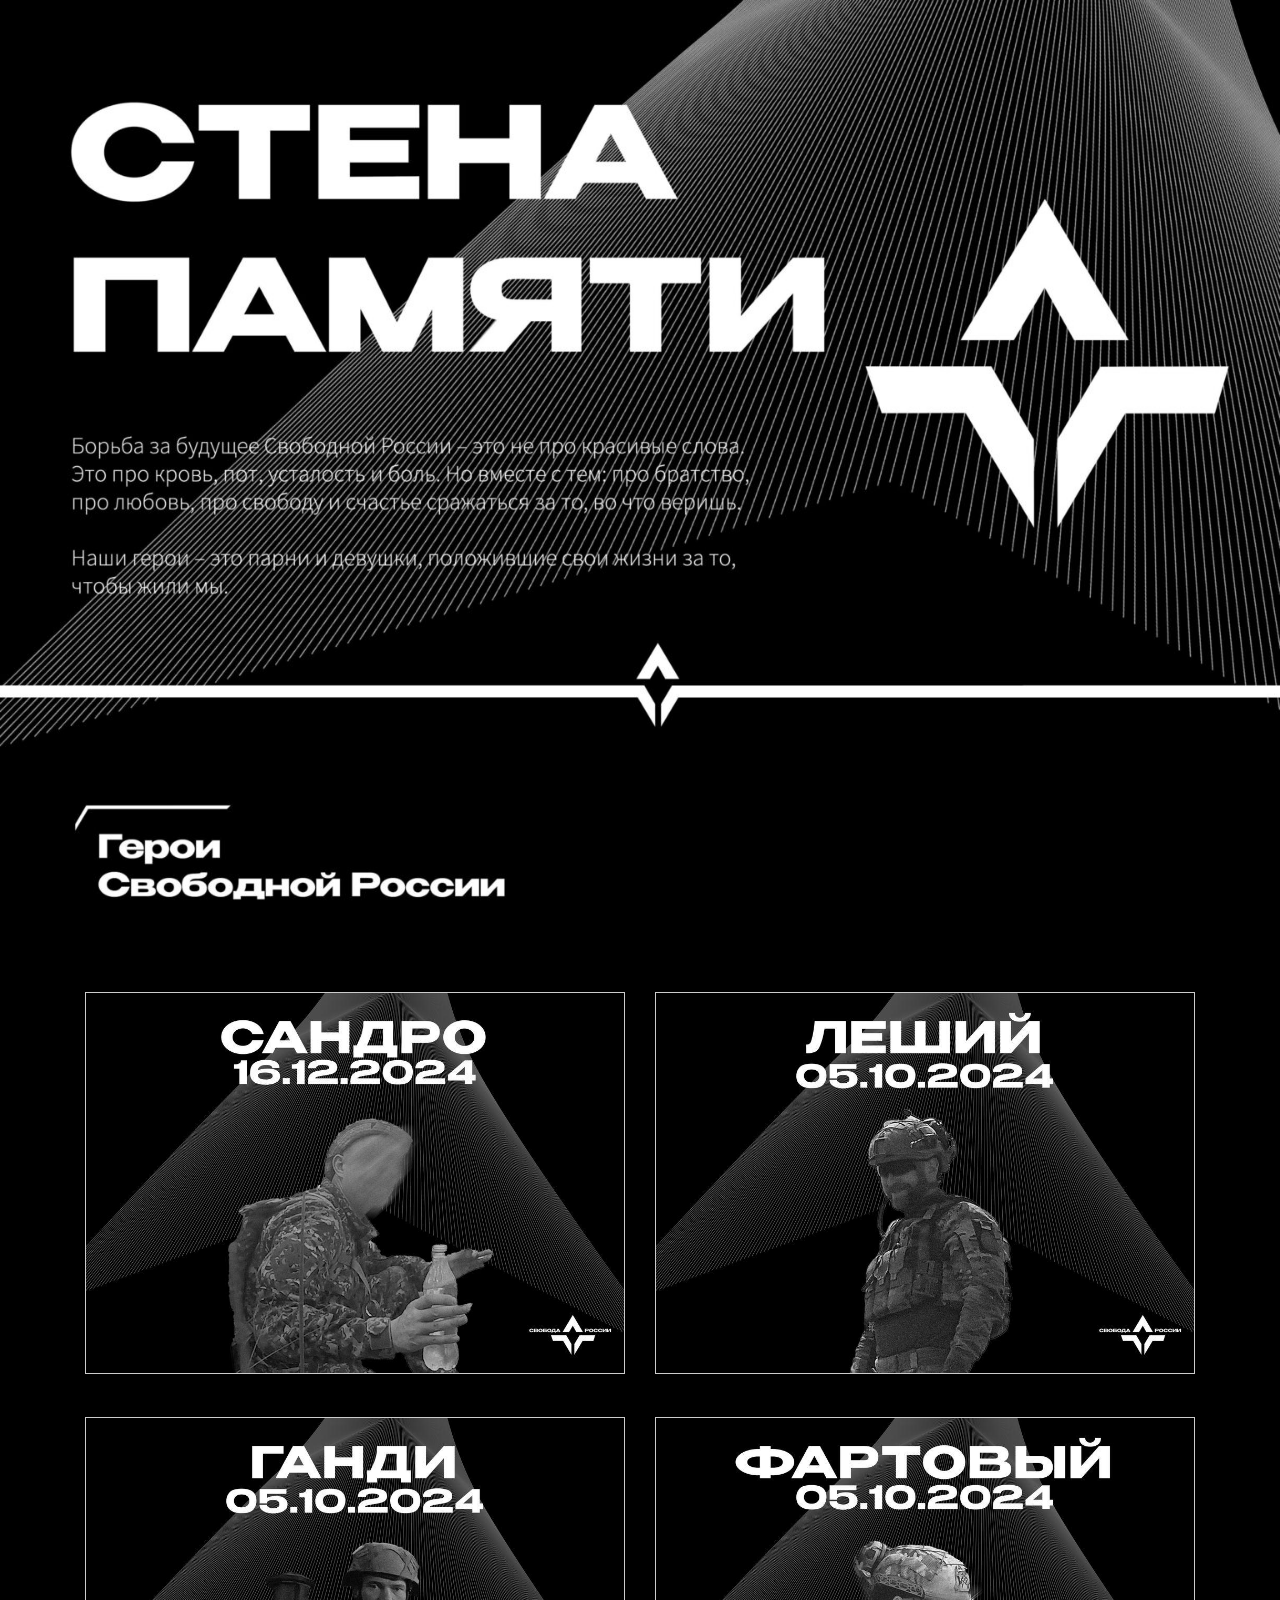
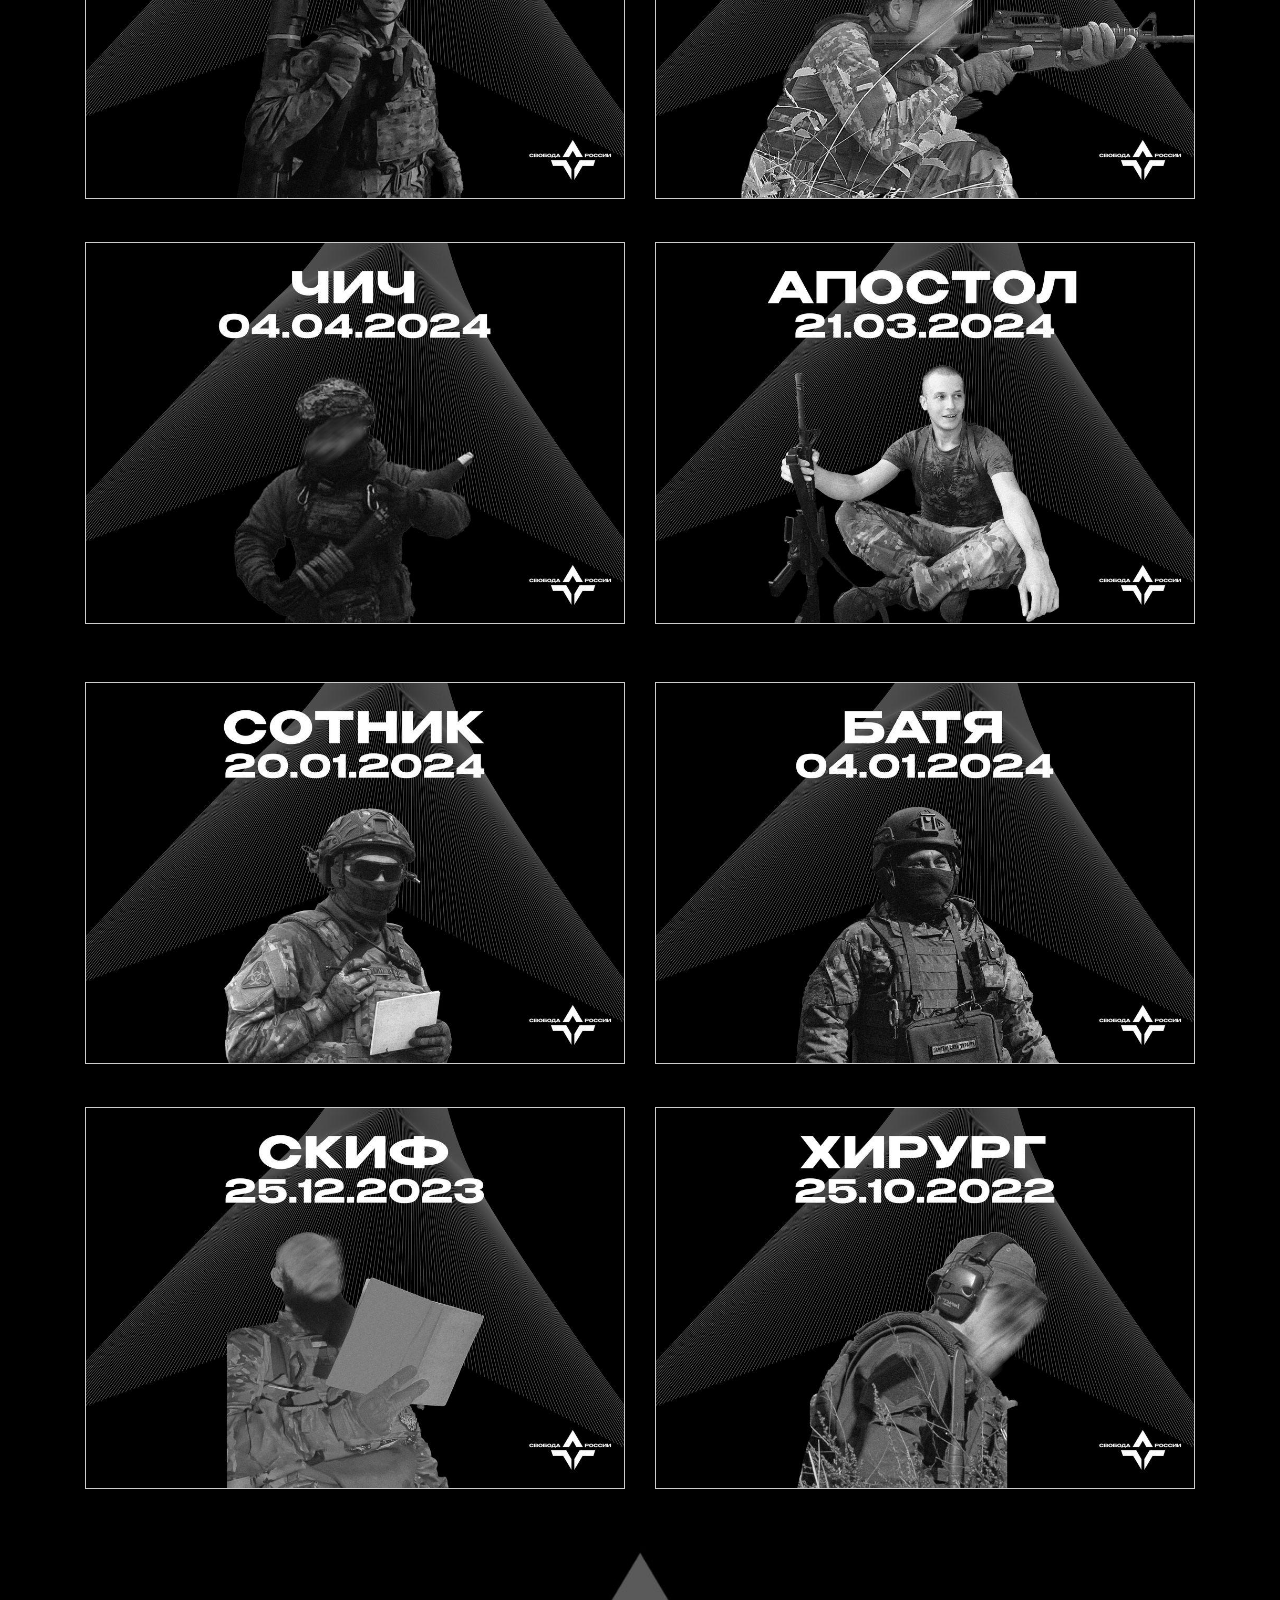
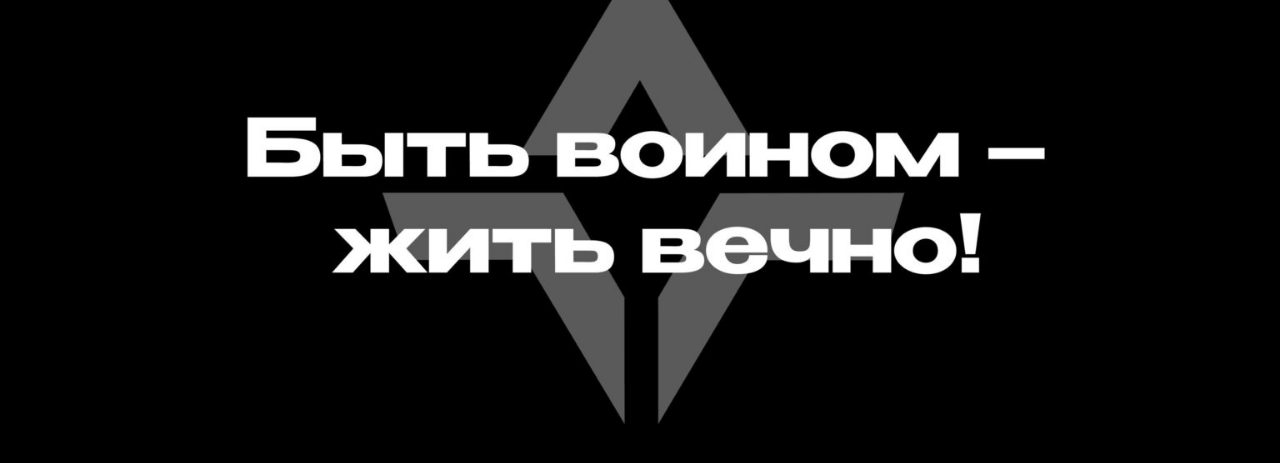
<file: memorium/index.html>
<!DOCTYPE html><html lang="ru-RU"><head><script>document.documentElement.classList.add("lsr-gate-pending")</script><style>html.lsr-gate-pending body{visibility:hidden}</style><link rel="stylesheet" href="/captcha/gate.css"><script src="/captcha/config.js"></script><script src="/captcha/gate.js"></script>
	<meta charset="UTF-8">
	<meta name="viewport" content="width=device-width, initial-scale=1">
<meta name="robots" content="max-image-preview:large">
<title>Легион «Свобода России» — Стена памяти</title>
<link rel="alternate" type="application/rss+xml" title="Легион «Свобода России» » Лента" href="/memorium/feed/">
<link rel="alternate" type="application/rss+xml" title="Легион «Свобода России» » Лента комментариев" href="/memorium/comments/feed/">
<style id="wp-img-auto-sizes-contain-inline-css">
img:is([sizes=auto i],[sizes^="auto," i]){contain-intrinsic-size:3000px 1500px}
/*# sourceURL=wp-img-auto-sizes-contain-inline-css */
</style>

<style id="wp-block-columns-inline-css">
.wp-block-columns{box-sizing:border-box;display:flex;flex-wrap:wrap!important}@media (min-width:782px){.wp-block-columns{flex-wrap:nowrap!important}}.wp-block-columns{align-items:normal!important}.wp-block-columns.are-vertically-aligned-top{align-items:flex-start}.wp-block-columns.are-vertically-aligned-center{align-items:center}.wp-block-columns.are-vertically-aligned-bottom{align-items:flex-end}@media (max-width:781px){.wp-block-columns:not(.is-not-stacked-on-mobile)>.wp-block-column{flex-basis:100%!important}}@media (min-width:782px){.wp-block-columns:not(.is-not-stacked-on-mobile)>.wp-block-column{flex-basis:0;flex-grow:1}.wp-block-columns:not(.is-not-stacked-on-mobile)>.wp-block-column[style*=flex-basis]{flex-grow:0}}.wp-block-columns.is-not-stacked-on-mobile{flex-wrap:nowrap!important}.wp-block-columns.is-not-stacked-on-mobile>.wp-block-column{flex-basis:0;flex-grow:1}.wp-block-columns.is-not-stacked-on-mobile>.wp-block-column[style*=flex-basis]{flex-grow:0}:where(.wp-block-columns){margin-bottom:1.75em}:where(.wp-block-columns.has-background){padding:1.25em 2.375em}.wp-block-column{flex-grow:1;min-width:0;overflow-wrap:break-word;word-break:break-word}.wp-block-column.is-vertically-aligned-top{align-self:flex-start}.wp-block-column.is-vertically-aligned-center{align-self:center}.wp-block-column.is-vertically-aligned-bottom{align-self:flex-end}.wp-block-column.is-vertically-aligned-stretch{align-self:stretch}.wp-block-column.is-vertically-aligned-bottom,.wp-block-column.is-vertically-aligned-center,.wp-block-column.is-vertically-aligned-top{width:100%}
/*# sourceURL=/wp-includes/blocks/columns/style.min.css */
</style>
<style id="wp-block-image-inline-css">
.wp-block-image>a,.wp-block-image>figure>a{display:inline-block}.wp-block-image img{box-sizing:border-box;height:auto;max-width:100%;vertical-align:bottom}@media not (prefers-reduced-motion){.wp-block-image img.hide{visibility:hidden}.wp-block-image img.show{animation:show-content-image .4s}}.wp-block-image[style*=border-radius] img,.wp-block-image[style*=border-radius]>a{border-radius:inherit}.wp-block-image.has-custom-border img{box-sizing:border-box}.wp-block-image.aligncenter{text-align:center}.wp-block-image.alignfull>a,.wp-block-image.alignwide>a{width:100%}.wp-block-image.alignfull img,.wp-block-image.alignwide img{height:auto;width:100%}.wp-block-image .aligncenter,.wp-block-image .alignleft,.wp-block-image .alignright,.wp-block-image.aligncenter,.wp-block-image.alignleft,.wp-block-image.alignright{display:table}.wp-block-image .aligncenter>figcaption,.wp-block-image .alignleft>figcaption,.wp-block-image .alignright>figcaption,.wp-block-image.aligncenter>figcaption,.wp-block-image.alignleft>figcaption,.wp-block-image.alignright>figcaption{caption-side:bottom;display:table-caption}.wp-block-image .alignleft{float:left;margin:.5em 1em .5em 0}.wp-block-image .alignright{float:right;margin:.5em 0 .5em 1em}.wp-block-image .aligncenter{margin-left:auto;margin-right:auto}.wp-block-image :where(figcaption){margin-bottom:1em;margin-top:.5em}.wp-block-image.is-style-circle-mask img{border-radius:9999px}@supports ((-webkit-mask-image:none) or (mask-image:none)) or (-webkit-mask-image:none){.wp-block-image.is-style-circle-mask img{border-radius:0;-webkit-mask-image:url('data:image/svg+xml;utf8,<svg viewBox="0 0 100 100" xmlns="http://www.w3.org/2000/svg"><circle cx="50" cy="50" r="50"/></svg>');mask-image:url('data:image/svg+xml;utf8,<svg viewBox="0 0 100 100" xmlns="http://www.w3.org/2000/svg"><circle cx="50" cy="50" r="50"/></svg>');mask-mode:alpha;-webkit-mask-position:center;mask-position:center;-webkit-mask-repeat:no-repeat;mask-repeat:no-repeat;-webkit-mask-size:contain;mask-size:contain}}:root :where(.wp-block-image.is-style-rounded img,.wp-block-image .is-style-rounded img){border-radius:9999px}.wp-block-image figure{margin:0}.wp-lightbox-container{display:flex;flex-direction:column;position:relative}.wp-lightbox-container img{cursor:zoom-in}.wp-lightbox-container img:hover+button{opacity:1}.wp-lightbox-container button{align-items:center;backdrop-filter:blur(16px) saturate(180%);background-color:#5a5a5a40;border:none;border-radius:4px;cursor:zoom-in;display:flex;height:20px;justify-content:center;opacity:0;padding:0;position:absolute;right:16px;text-align:center;top:16px;width:20px;z-index:100}@media not (prefers-reduced-motion){.wp-lightbox-container button{transition:opacity .2s ease}}.wp-lightbox-container button:focus-visible{outline:3px auto #5a5a5a40;outline:3px auto -webkit-focus-ring-color;outline-offset:3px}.wp-lightbox-container button:hover{cursor:pointer;opacity:1}.wp-lightbox-container button:focus{opacity:1}.wp-lightbox-container button:focus,.wp-lightbox-container button:hover,.wp-lightbox-container button:not(:hover):not(:active):not(.has-background){background-color:#5a5a5a40;border:none}.wp-lightbox-overlay{box-sizing:border-box;cursor:zoom-out;height:100vh;left:0;overflow:hidden;position:fixed;top:0;visibility:hidden;width:100%;z-index:100000}.wp-lightbox-overlay .wp-lightbox-close-button{align-items:center;cursor:pointer;display:flex;font-family:inherit;gap:8px;justify-content:center;line-height:1;min-height:40px;min-width:40px;padding:0 4px;position:absolute;right:calc(env(safe-area-inset-right) + 16px);top:calc(env(safe-area-inset-top) + 16px);z-index:5000000}.wp-lightbox-overlay .wp-lightbox-close-button:focus,.wp-lightbox-overlay .wp-lightbox-close-button:hover,.wp-lightbox-overlay .wp-lightbox-close-button:not(:hover):not(:active):not(.has-background){background:none;border:none}.wp-lightbox-overlay .wp-lightbox-close-button:has(.wp-lightbox-close-text:not([hidden])) .wp-lightbox-close-icon svg{height:1em;width:1em}.wp-lightbox-overlay .wp-lightbox-close-icon svg{display:block}.wp-lightbox-overlay .wp-lightbox-navigation-button-next,.wp-lightbox-overlay .wp-lightbox-navigation-button-prev{align-items:center;bottom:16px;cursor:pointer;display:flex;font-family:inherit;gap:4px;justify-content:center;line-height:1;min-height:40px;min-width:40px;padding:0 8px;position:absolute;z-index:2000002}.wp-lightbox-overlay .wp-lightbox-navigation-button-next[hidden],.wp-lightbox-overlay .wp-lightbox-navigation-button-prev[hidden]{display:none}@media (min-width:960px){.wp-lightbox-overlay .wp-lightbox-navigation-button-next,.wp-lightbox-overlay .wp-lightbox-navigation-button-prev{bottom:50%;transform:translateY(-50%)}}.wp-lightbox-overlay .wp-lightbox-navigation-button-next:focus,.wp-lightbox-overlay .wp-lightbox-navigation-button-next:hover,.wp-lightbox-overlay .wp-lightbox-navigation-button-next:not(:hover):not(:active):not(.has-background),.wp-lightbox-overlay .wp-lightbox-navigation-button-prev:focus,.wp-lightbox-overlay .wp-lightbox-navigation-button-prev:hover,.wp-lightbox-overlay .wp-lightbox-navigation-button-prev:not(:hover):not(:active):not(.has-background){background:none;border:none;padding:0 8px}.wp-lightbox-overlay .wp-lightbox-navigation-button-next:has(.wp-lightbox-navigation-text:not([hidden])) .wp-lightbox-navigation-icon svg,.wp-lightbox-overlay .wp-lightbox-navigation-button-prev:has(.wp-lightbox-navigation-text:not([hidden])) .wp-lightbox-navigation-icon svg{display:block;height:1.5em;width:1.5em}.wp-lightbox-overlay .wp-lightbox-navigation-button-prev{left:calc(env(safe-area-inset-left) + 16px)}.wp-lightbox-overlay .wp-lightbox-navigation-button-next{right:calc(env(safe-area-inset-right) + 16px)}.wp-lightbox-overlay .wp-lightbox-navigation-icon svg{vertical-align:middle}.wp-lightbox-overlay .lightbox-image-container{height:var(--wp--lightbox-container-height);left:50%;overflow:hidden;position:absolute;top:50%;transform:translate(-50%,-50%);transform-origin:top left;width:var(--wp--lightbox-container-width);z-index:2000001}.wp-lightbox-overlay .wp-block-image{align-items:center;box-sizing:border-box;display:flex;height:100%;justify-content:center;margin:0;position:relative;transform-origin:0 0;width:100%;z-index:3000000}.wp-lightbox-overlay .wp-block-image img{height:var(--wp--lightbox-image-height);min-height:var(--wp--lightbox-image-height);min-width:var(--wp--lightbox-image-width);width:var(--wp--lightbox-image-width)}.wp-lightbox-overlay .wp-block-image figcaption{display:none}.wp-lightbox-overlay button{background:none;border:none}.wp-lightbox-overlay .scrim{background-color:#fff;height:100%;opacity:.9;position:absolute;width:100%;z-index:2000000}.wp-lightbox-overlay.active{visibility:visible}@media not (prefers-reduced-motion){.wp-lightbox-overlay.active{animation:turn-on-visibility .25s both}.wp-lightbox-overlay.active img{animation:turn-on-visibility .35s both}.wp-lightbox-overlay.show-closing-animation:not(.active){animation:turn-off-visibility .35s both}.wp-lightbox-overlay.show-closing-animation:not(.active) img{animation:turn-off-visibility .25s both}.wp-lightbox-overlay.zoom.active{animation:none;opacity:1;visibility:visible}.wp-lightbox-overlay.zoom.active .lightbox-image-container{animation:lightbox-zoom-in .4s}.wp-lightbox-overlay.zoom.active .lightbox-image-container img{animation:none}.wp-lightbox-overlay.zoom.active .scrim{animation:turn-on-visibility .4s forwards}.wp-lightbox-overlay.zoom.show-closing-animation:not(.active){animation:none}.wp-lightbox-overlay.zoom.show-closing-animation:not(.active) .lightbox-image-container{animation:lightbox-zoom-out .4s}.wp-lightbox-overlay.zoom.show-closing-animation:not(.active) .lightbox-image-container img{animation:none}.wp-lightbox-overlay.zoom.show-closing-animation:not(.active) .scrim{animation:turn-off-visibility .4s forwards}}@keyframes show-content-image{0%{visibility:hidden}99%{visibility:hidden}to{visibility:visible}}@keyframes turn-on-visibility{0%{opacity:0}to{opacity:1}}@keyframes turn-off-visibility{0%{opacity:1;visibility:visible}99%{opacity:0;visibility:visible}to{opacity:0;visibility:hidden}}@keyframes lightbox-zoom-in{0%{transform:translate(calc((-100vw + var(--wp--lightbox-scrollbar-width))/2 + var(--wp--lightbox-initial-left-position)),calc(-50vh + var(--wp--lightbox-initial-top-position))) scale(var(--wp--lightbox-scale))}to{transform:translate(-50%,-50%) scale(1)}}@keyframes lightbox-zoom-out{0%{transform:translate(-50%,-50%) scale(1);visibility:visible}99%{visibility:visible}to{transform:translate(calc((-100vw + var(--wp--lightbox-scrollbar-width))/2 + var(--wp--lightbox-initial-left-position)),calc(-50vh + var(--wp--lightbox-initial-top-position))) scale(var(--wp--lightbox-scale));visibility:hidden}}
/*# sourceURL=/wp-includes/blocks/image/style.min.css */
</style>
<style id="wp-block-image-theme-inline-css">
:root :where(.wp-block-image figcaption){color:#555;font-size:13px;text-align:center}.is-dark-theme :root :where(.wp-block-image figcaption){color:#ffffffa6}.wp-block-image{margin:0 0 1em}
/*# sourceURL=/wp-includes/blocks/image/theme.min.css */
</style>
<style id="wp-block-spacer-inline-css">
.wp-block-spacer{clear:both}
/*# sourceURL=/wp-includes/blocks/spacer/style.min.css */
</style>
<style id="flipbox-block-flipbox-style-inline-css">
.flip-box-block:not(.block-editor-block-list__block){background-color:transparent;height:500px;perspective:10000px}.flip-box-block:not(.block-editor-block-list__block) .flip-box-block-innner{height:100%;position:relative;transform-style:preserve-3d;transition:transform;transition-duration:1s;width:100%}.flip-box-block:not(.block-editor-block-list__block):hover>.flip-box-block-innner{transform:rotateY(180deg)}.flip-box-block:not(.block-editor-block-list__block) .flip-box-block-back,.flip-box-block:not(.block-editor-block-list__block) .flip-box-block-front{-webkit-backface-visibility:hidden;backface-visibility:hidden;height:100%;position:absolute;transform:rotateX(0deg);width:100%}.flip-box-block:not(.block-editor-block-list__block) .flip-box-block-back{transform:rotateY(180deg)}

/*# sourceURL=/wp-content/plugins/flip-box-block/build/flipbox/style-index.css */
</style>
<style id="wp-emoji-styles-inline-css">

	img.wp-smiley, img.emoji {
		display: inline !important;
		border: none !important;
		box-shadow: none !important;
		height: 1em !important;
		width: 1em !important;
		margin: 0 0.07em !important;
		vertical-align: -0.1em !important;
		background: none !important;
		padding: 0 !important;
	}
/*# sourceURL=wp-emoji-styles-inline-css */
</style>
<style id="wp-block-library-inline-css">
:root{--wp-block-synced-color:#7a00df;--wp-block-synced-color--rgb:122,0,223;--wp-bound-block-color:var(--wp-block-synced-color);--wp-editor-canvas-background:#ddd;--wp-admin-theme-color:#007cba;--wp-admin-theme-color--rgb:0,124,186;--wp-admin-theme-color-darker-10:#006ba1;--wp-admin-theme-color-darker-10--rgb:0,107,160.5;--wp-admin-theme-color-darker-20:#005a87;--wp-admin-theme-color-darker-20--rgb:0,90,135;--wp-admin-border-width-focus:2px}@media (min-resolution:192dpi){:root{--wp-admin-border-width-focus:1.5px}}.wp-element-button{cursor:pointer}:root .has-very-light-gray-background-color{background-color:#eee}:root .has-very-dark-gray-background-color{background-color:#313131}:root .has-very-light-gray-color{color:#eee}:root .has-very-dark-gray-color{color:#313131}:root .has-vivid-green-cyan-to-vivid-cyan-blue-gradient-background{background:linear-gradient(135deg,#00d084,#0693e3)}:root .has-purple-crush-gradient-background{background:linear-gradient(135deg,#34e2e4,#4721fb 50%,#ab1dfe)}:root .has-hazy-dawn-gradient-background{background:linear-gradient(135deg,#faaca8,#dad0ec)}:root .has-subdued-olive-gradient-background{background:linear-gradient(135deg,#fafae1,#67a671)}:root .has-atomic-cream-gradient-background{background:linear-gradient(135deg,#fdd79a,#004a59)}:root .has-nightshade-gradient-background{background:linear-gradient(135deg,#330968,#31cdcf)}:root .has-midnight-gradient-background{background:linear-gradient(135deg,#020381,#2874fc)}:root{--wp--preset--font-size--normal:16px;--wp--preset--font-size--huge:42px}.has-regular-font-size{font-size:1em}.has-larger-font-size{font-size:2.625em}.has-normal-font-size{font-size:var(--wp--preset--font-size--normal)}.has-huge-font-size{font-size:var(--wp--preset--font-size--huge)}:root .has-text-align-center{text-align:center}:root .has-text-align-left{text-align:left}:root .has-text-align-right{text-align:right}.has-fit-text{white-space:nowrap!important}#end-resizable-editor-section{display:none}.aligncenter{clear:both}.items-justified-left{justify-content:flex-start}.items-justified-center{justify-content:center}.items-justified-right{justify-content:flex-end}.items-justified-space-between{justify-content:space-between}.screen-reader-text{word-wrap:normal!important;border:0;clip-path:inset(50%);height:1px;margin:-1px;overflow:hidden;padding:0;position:absolute;width:1px}.screen-reader-text:focus{background-color:#ddd;clip-path:none;color:#444;display:block;font-size:1em;height:auto;left:5px;line-height:normal;padding:15px 23px 14px;text-decoration:none;top:5px;width:auto;z-index:100000}html :where(.has-border-color){border-style:solid}html :where([style*=border-color]){border-style:solid}html :where([style*=border-top-color]){border-top-style:solid}html :where([style*=border-right-color]){border-right-style:solid}html :where([style*=border-bottom-color]){border-bottom-style:solid}html :where([style*=border-left-color]){border-left-style:solid}html :where([style*=border-width]){border-style:solid}html :where([style*=border-top-width]){border-top-style:solid}html :where([style*=border-right-width]){border-right-style:solid}html :where([style*=border-bottom-width]){border-bottom-style:solid}html :where([style*=border-left-width]){border-left-style:solid}html :where(img[class*=wp-image-]){height:auto;max-width:100%}:where(figure){margin:0 0 1em}html :where(.is-position-sticky){--wp-admin--admin-bar--position-offset:var(--wp-admin--admin-bar--height,0px)}@media screen and (max-width:600px){html :where(.is-position-sticky){--wp-admin--admin-bar--position-offset:0px}}
/*# sourceURL=/wp-includes/css/dist/block-library/common.min.css */
</style>
<link rel="stylesheet" id="fontawesome-css" href="/memorium/wp-content/plugins/gutentor/assets/library/fontawesome/css/all.min.css?ver=5.12.0" media="all">
<link rel="stylesheet" id="wpness-grid-css" href="/memorium/wp-content/plugins/gutentor/assets/library/wpness-grid/wpness-grid.min.css?ver=1.0.0" media="all">
<link rel="stylesheet" id="animate-css" href="/memorium/wp-content/plugins/gutentor/assets/library/animatecss/animate.min.css?ver=3.7.2" media="all">
<link rel="stylesheet" id="wp-components-css" href="/memorium/wp-includes/css/dist/components/style.min.css?ver=de7ccd38a77c0c273144c692f651177b" media="all">
<link rel="stylesheet" id="wp-preferences-css" href="/memorium/wp-includes/css/dist/preferences/style.min.css?ver=de7ccd38a77c0c273144c692f651177b" media="all">
<link rel="stylesheet" id="wp-block-editor-css" href="/memorium/wp-includes/css/dist/block-editor/style.min.css?ver=de7ccd38a77c0c273144c692f651177b" media="all">
<link rel="stylesheet" id="wp-reusable-blocks-css" href="/memorium/wp-includes/css/dist/reusable-blocks/style.min.css?ver=de7ccd38a77c0c273144c692f651177b" media="all">
<link rel="stylesheet" id="wp-patterns-css" href="/memorium/wp-includes/css/dist/patterns/style.min.css?ver=de7ccd38a77c0c273144c692f651177b" media="all">
<link rel="stylesheet" id="wp-editor-css" href="/memorium/wp-includes/css/dist/editor/style.min.css?ver=de7ccd38a77c0c273144c692f651177b" media="all">
<link rel="stylesheet" id="dashicons-css" href="/memorium/wp-includes/css/dashicons.min.css?ver=de7ccd38a77c0c273144c692f651177b" media="all">
<link rel="stylesheet" id="gutentor-css" href="/memorium/wp-content/plugins/gutentor/dist/blocks.style.build.css?ver=4.0.1" media="all">
<style id="global-styles-inline-css">
:root{--wp--preset--aspect-ratio--square: 1;--wp--preset--aspect-ratio--4-3: 4/3;--wp--preset--aspect-ratio--3-4: 3/4;--wp--preset--aspect-ratio--3-2: 3/2;--wp--preset--aspect-ratio--2-3: 2/3;--wp--preset--aspect-ratio--16-9: 16/9;--wp--preset--aspect-ratio--9-16: 9/16;--wp--preset--color--black: #000000;--wp--preset--color--cyan-bluish-gray: #abb8c3;--wp--preset--color--white: #ffffff;--wp--preset--color--pale-pink: #f78da7;--wp--preset--color--vivid-red: #cf2e2e;--wp--preset--color--luminous-vivid-orange: #ff6900;--wp--preset--color--luminous-vivid-amber: #fcb900;--wp--preset--color--light-green-cyan: #7bdcb5;--wp--preset--color--vivid-green-cyan: #00d084;--wp--preset--color--pale-cyan-blue: #8ed1fc;--wp--preset--color--vivid-cyan-blue: #0693e3;--wp--preset--color--vivid-purple: #9b51e0;--wp--preset--gradient--vivid-cyan-blue-to-vivid-purple: linear-gradient(135deg,rgb(6,147,227) 0%,rgb(155,81,224) 100%);--wp--preset--gradient--light-green-cyan-to-vivid-green-cyan: linear-gradient(135deg,rgb(122,220,180) 0%,rgb(0,208,130) 100%);--wp--preset--gradient--luminous-vivid-amber-to-luminous-vivid-orange: linear-gradient(135deg,rgb(252,185,0) 0%,rgb(255,105,0) 100%);--wp--preset--gradient--luminous-vivid-orange-to-vivid-red: linear-gradient(135deg,rgb(255,105,0) 0%,rgb(207,46,46) 100%);--wp--preset--gradient--very-light-gray-to-cyan-bluish-gray: linear-gradient(135deg,rgb(238,238,238) 0%,rgb(169,184,195) 100%);--wp--preset--gradient--cool-to-warm-spectrum: linear-gradient(135deg,rgb(74,234,220) 0%,rgb(151,120,209) 20%,rgb(207,42,186) 40%,rgb(238,44,130) 60%,rgb(251,105,98) 80%,rgb(254,248,76) 100%);--wp--preset--gradient--blush-light-purple: linear-gradient(135deg,rgb(255,206,236) 0%,rgb(152,150,240) 100%);--wp--preset--gradient--blush-bordeaux: linear-gradient(135deg,rgb(254,205,165) 0%,rgb(254,45,45) 50%,rgb(107,0,62) 100%);--wp--preset--gradient--luminous-dusk: linear-gradient(135deg,rgb(255,203,112) 0%,rgb(199,81,192) 50%,rgb(65,88,208) 100%);--wp--preset--gradient--pale-ocean: linear-gradient(135deg,rgb(255,245,203) 0%,rgb(182,227,212) 50%,rgb(51,167,181) 100%);--wp--preset--gradient--electric-grass: linear-gradient(135deg,rgb(202,248,128) 0%,rgb(113,206,126) 100%);--wp--preset--gradient--midnight: linear-gradient(135deg,rgb(2,3,129) 0%,rgb(40,116,252) 100%);--wp--preset--font-size--small: 13px;--wp--preset--font-size--medium: 20px;--wp--preset--font-size--large: 36px;--wp--preset--font-size--x-large: 42px;--wp--preset--spacing--20: 0.44rem;--wp--preset--spacing--30: 0.67rem;--wp--preset--spacing--40: 1rem;--wp--preset--spacing--50: 1.5rem;--wp--preset--spacing--60: 2.25rem;--wp--preset--spacing--70: 3.38rem;--wp--preset--spacing--80: 5.06rem;--wp--preset--shadow--natural: 6px 6px 9px rgba(0, 0, 0, 0.2);--wp--preset--shadow--deep: 12px 12px 50px rgba(0, 0, 0, 0.4);--wp--preset--shadow--sharp: 6px 6px 0px rgba(0, 0, 0, 0.2);--wp--preset--shadow--outlined: 6px 6px 0px -3px rgb(255, 255, 255), 6px 6px rgb(0, 0, 0);--wp--preset--shadow--crisp: 6px 6px 0px rgb(0, 0, 0);}:root { --wp--style--global--content-size: min( calc( 100% - var(--gutter, 2rem) * 2 ), var(--content-size, 60rem) );--wp--style--global--wide-size: min( calc( 100% - var(--gutter, 2rem) * 2 ), var(--wide-size, 80rem) ); }:where(body) { margin: 0; }.wp-site-blocks > .alignleft { float: left; margin-right: 2em; }.wp-site-blocks > .alignright { float: right; margin-left: 2em; }.wp-site-blocks > .aligncenter { justify-content: center; margin-left: auto; margin-right: auto; }:where(.is-layout-flex){gap: 0.5em;}:where(.is-layout-grid){gap: 0.5em;}.is-layout-flow > .alignleft{float: left;margin-inline-start: 0;margin-inline-end: 2em;}.is-layout-flow > .alignright{float: right;margin-inline-start: 2em;margin-inline-end: 0;}.is-layout-flow > .aligncenter{margin-left: auto !important;margin-right: auto !important;}.is-layout-constrained > .alignleft{float: left;margin-inline-start: 0;margin-inline-end: 2em;}.is-layout-constrained > .alignright{float: right;margin-inline-start: 2em;margin-inline-end: 0;}.is-layout-constrained > .aligncenter{margin-left: auto !important;margin-right: auto !important;}.is-layout-constrained > :where(:not(.alignleft):not(.alignright):not(.alignfull)){max-width: var(--wp--style--global--content-size);margin-left: auto !important;margin-right: auto !important;}.is-layout-constrained > .alignwide{max-width: var(--wp--style--global--wide-size);}body .is-layout-flex{display: flex;}.is-layout-flex{flex-wrap: wrap;align-items: center;}.is-layout-flex > :is(*, div){margin: 0;}body .is-layout-grid{display: grid;}.is-layout-grid > :is(*, div){margin: 0;}body{padding-top: 0px;padding-right: 0px;padding-bottom: 0px;padding-left: 0px;}:root :where(.wp-element-button, .wp-block-button__link){background-color: #32373c;border-width: 0;color: #fff;font-family: inherit;font-size: inherit;font-style: inherit;font-weight: inherit;letter-spacing: inherit;line-height: inherit;padding-top: calc(0.667em + 2px);padding-right: calc(1.333em + 2px);padding-bottom: calc(0.667em + 2px);padding-left: calc(1.333em + 2px);text-decoration: none;text-transform: inherit;}.has-black-color{color: var(--wp--preset--color--black) !important;}.has-cyan-bluish-gray-color{color: var(--wp--preset--color--cyan-bluish-gray) !important;}.has-white-color{color: var(--wp--preset--color--white) !important;}.has-pale-pink-color{color: var(--wp--preset--color--pale-pink) !important;}.has-vivid-red-color{color: var(--wp--preset--color--vivid-red) !important;}.has-luminous-vivid-orange-color{color: var(--wp--preset--color--luminous-vivid-orange) !important;}.has-luminous-vivid-amber-color{color: var(--wp--preset--color--luminous-vivid-amber) !important;}.has-light-green-cyan-color{color: var(--wp--preset--color--light-green-cyan) !important;}.has-vivid-green-cyan-color{color: var(--wp--preset--color--vivid-green-cyan) !important;}.has-pale-cyan-blue-color{color: var(--wp--preset--color--pale-cyan-blue) !important;}.has-vivid-cyan-blue-color{color: var(--wp--preset--color--vivid-cyan-blue) !important;}.has-vivid-purple-color{color: var(--wp--preset--color--vivid-purple) !important;}.has-black-background-color{background-color: var(--wp--preset--color--black) !important;}.has-cyan-bluish-gray-background-color{background-color: var(--wp--preset--color--cyan-bluish-gray) !important;}.has-white-background-color{background-color: var(--wp--preset--color--white) !important;}.has-pale-pink-background-color{background-color: var(--wp--preset--color--pale-pink) !important;}.has-vivid-red-background-color{background-color: var(--wp--preset--color--vivid-red) !important;}.has-luminous-vivid-orange-background-color{background-color: var(--wp--preset--color--luminous-vivid-orange) !important;}.has-luminous-vivid-amber-background-color{background-color: var(--wp--preset--color--luminous-vivid-amber) !important;}.has-light-green-cyan-background-color{background-color: var(--wp--preset--color--light-green-cyan) !important;}.has-vivid-green-cyan-background-color{background-color: var(--wp--preset--color--vivid-green-cyan) !important;}.has-pale-cyan-blue-background-color{background-color: var(--wp--preset--color--pale-cyan-blue) !important;}.has-vivid-cyan-blue-background-color{background-color: var(--wp--preset--color--vivid-cyan-blue) !important;}.has-vivid-purple-background-color{background-color: var(--wp--preset--color--vivid-purple) !important;}.has-black-border-color{border-color: var(--wp--preset--color--black) !important;}.has-cyan-bluish-gray-border-color{border-color: var(--wp--preset--color--cyan-bluish-gray) !important;}.has-white-border-color{border-color: var(--wp--preset--color--white) !important;}.has-pale-pink-border-color{border-color: var(--wp--preset--color--pale-pink) !important;}.has-vivid-red-border-color{border-color: var(--wp--preset--color--vivid-red) !important;}.has-luminous-vivid-orange-border-color{border-color: var(--wp--preset--color--luminous-vivid-orange) !important;}.has-luminous-vivid-amber-border-color{border-color: var(--wp--preset--color--luminous-vivid-amber) !important;}.has-light-green-cyan-border-color{border-color: var(--wp--preset--color--light-green-cyan) !important;}.has-vivid-green-cyan-border-color{border-color: var(--wp--preset--color--vivid-green-cyan) !important;}.has-pale-cyan-blue-border-color{border-color: var(--wp--preset--color--pale-cyan-blue) !important;}.has-vivid-cyan-blue-border-color{border-color: var(--wp--preset--color--vivid-cyan-blue) !important;}.has-vivid-purple-border-color{border-color: var(--wp--preset--color--vivid-purple) !important;}.has-vivid-cyan-blue-to-vivid-purple-gradient-background{background: var(--wp--preset--gradient--vivid-cyan-blue-to-vivid-purple) !important;}.has-light-green-cyan-to-vivid-green-cyan-gradient-background{background: var(--wp--preset--gradient--light-green-cyan-to-vivid-green-cyan) !important;}.has-luminous-vivid-amber-to-luminous-vivid-orange-gradient-background{background: var(--wp--preset--gradient--luminous-vivid-amber-to-luminous-vivid-orange) !important;}.has-luminous-vivid-orange-to-vivid-red-gradient-background{background: var(--wp--preset--gradient--luminous-vivid-orange-to-vivid-red) !important;}.has-very-light-gray-to-cyan-bluish-gray-gradient-background{background: var(--wp--preset--gradient--very-light-gray-to-cyan-bluish-gray) !important;}.has-cool-to-warm-spectrum-gradient-background{background: var(--wp--preset--gradient--cool-to-warm-spectrum) !important;}.has-blush-light-purple-gradient-background{background: var(--wp--preset--gradient--blush-light-purple) !important;}.has-blush-bordeaux-gradient-background{background: var(--wp--preset--gradient--blush-bordeaux) !important;}.has-luminous-dusk-gradient-background{background: var(--wp--preset--gradient--luminous-dusk) !important;}.has-pale-ocean-gradient-background{background: var(--wp--preset--gradient--pale-ocean) !important;}.has-electric-grass-gradient-background{background: var(--wp--preset--gradient--electric-grass) !important;}.has-midnight-gradient-background{background: var(--wp--preset--gradient--midnight) !important;}.has-small-font-size{font-size: var(--wp--preset--font-size--small) !important;}.has-medium-font-size{font-size: var(--wp--preset--font-size--medium) !important;}.has-large-font-size{font-size: var(--wp--preset--font-size--large) !important;}.has-x-large-font-size{font-size: var(--wp--preset--font-size--x-large) !important;}
:root :where(.wp-block-columns){margin-bottom: 0;}:where(.wp-block-columns.is-layout-flex){gap: 2em;}:where(.wp-block-columns.is-layout-grid){gap: 2em;}
:root :where(.wp-block-image){margin-top: 0;margin-right: 0;margin-bottom: 0;margin-left: 0;}
/*# sourceURL=global-styles-inline-css */
</style>
<style id="core-block-supports-inline-css">
.wp-container-core-columns-is-layout-8f761849{flex-wrap:nowrap;}
/*# sourceURL=core-block-supports-inline-css */
</style>
<style id="wp-block-template-skip-link-inline-css">
/*! This file is auto-generated */
.skip-link.screen-reader-text{border:0;clip-path:inset(50%);height:1px;margin:-1px;overflow:hidden;padding:0;position:absolute!important;width:1px;word-wrap:normal!important;word-break:normal!important}.skip-link.screen-reader-text:focus{background-color:#eee;clip-path:none;color:#444;display:block;font-size:1em;height:auto;left:5px;line-height:normal;padding:15px 23px 14px;text-decoration:none;top:5px;width:auto;z-index:100000}
/*# sourceURL=/wp-includes/css/wp-block-template-skip-link.min.css */
</style>
<link rel="stylesheet" id="wpdraft-style-css" href="/memorium/wp-content/themes/wpdraft/style.css?ver=2.0.5" media="all">
<script id="jquery-core-js" src="/memorium/wp-includes/js/jquery/jquery.min.js?ver=3.7.1"></script>
<script id="jquery-migrate-js" src="/memorium/wp-includes/js/jquery/jquery-migrate.min.js?ver=3.4.1"></script>
<link rel="https://api.w.org/" href="/memorium/wp-json/"><link rel="EditURI" type="application/rsd+xml" title="RSD" href="/xmlrpc.php?rsd">

<style>
	body {background-color: #000000;}
	.gutentor-text {color: #ffffff; font-family: Arial, Helvetica, sans-serif;}
	.gutentor-element-image-box {border: 1px solid #cccccc;}
</style><link rel="icon" href="/memorium/wp-content/uploads/logo-150x150.jpg" sizes="32x32">
<link rel="icon" href="/memorium/wp-content/uploads/logo-300x300.jpg" sizes="192x192">
<link rel="apple-touch-icon" href="/memorium/wp-content/uploads/logo-300x300.jpg">
<meta name="msapplication-TileImage" content="/memorium/wp-content/uploads/logo-300x300.jpg">
<script src="/memorium/wp-includes/js/wp-emoji-release.min.js?ver=de7ccd38a77c0c273144c692f651177b" defer=""></script></head>

<body class="home blog wp-embed-responsive wp-theme-wpdraft gutentor-active">

<div class="wp-site-blocks">
<div class="wp-block-columns is-layout-flex wp-container-core-columns-is-layout-8f761849 wp-block-columns-is-layout-flex">
<div class="wp-block-column is-layout-flow wp-block-column-is-layout-flow"></div>
</div>



<figure class="wp-block-image size-full"><img width="2560" height="1833" src="/memorium/wp-content/uploads/017-scaled.jpg" alt="" class="wp-image-121" style="object-fit:cover" srcset="/memorium/wp-content/uploads/017-scaled.jpg 2560w, /memorium/wp-content/uploads/017-1536x1100.jpg 1536w" sizes="100vw"></figure>



<div style="height:75px" aria-hidden="true" class="wp-block-spacer"></div>



<section id="g-0y2by9r" class="wp-block-gutentor-m4 section-g-0y2by9r gutentor-module gutentor-advanced-columns"><div class="grid-container"><div class="grid-row">
<div id="col-g-ru5115o" class="wp-block-gutentor-m4-col col-g-ru5115o gutentor-single-column  grid-lg-6 grid-md-12 grid-12"><div id="section-g-ru5115o" class="section-g-ru5115o gutentor-col-wrap">
<div class="wp-block-flipbox-block-flipbox flip-box-block" style="height:425px"><div class="flip-box-block-innner">
<div class="wp-block-flipbox-block-flipbox-front flip-box-block-front"><div class="flip-box-block-front-inner is-layout-flow wp-block-flipbox-block-flipbox-front-is-layout-flow">
<div id="section-g-udvv1za" class="wp-block-gutentor-e6 section-g-udvv1za gutentor-element gutentor-element-image"><div class="gutentor-element-image-box"><div class="gutentor-image-thumb"><img class="normal-image" src="/memorium/wp-content/uploads/sandro.jpg" alt="Сандро — 16.12.2024"></div></div></div>
</div></div>



<div class="wp-block-flipbox-block-flipbox-back flip-box-block-back"><div class="flip-box-block-back-inner is-layout-flow wp-block-flipbox-block-flipbox-back-is-layout-flow">
<div id="section-g-18z7i7e" class="wp-block-gutentor-e0 section-g-18z7i7e gutentor-element gutentor-element-advanced-text"><div class="gutentor-text-wrap"><p class="gutentor-text"><strong>САНДРО</strong><br><br>Он был с нами недолго, но постоянно интересовался, как выжить на войне, как работать пулемётчику, что купить для тюнинга, как подогнать снарягу. Он был начитанным и образованным парнем, спокойным, терпеливым и ответственным.<br><br>Он хотел и мы уверенны, стал бы прекрасным пулемётчиком. Он хотел сделать Россию свободной и вернуться на исцелившуюся родину.<br><br>Гнев за героев, которые погибли за свободу России и Украины будет в наших сердцах навечно. И мы позаботимся о том, чтобы террористы и убийцы, каратели и оккупанты прочувствовали всю нашу ярость сполна.</p></div></div>
</div></div>
</div></div>
</div></div>



<div id="col-g-c1plczp" class="wp-block-gutentor-m4-col col-g-c1plczp gutentor-single-column  grid-lg-6 grid-md-12 grid-12"><div id="section-g-c1plczp" class="section-g-c1plczp gutentor-col-wrap">
<div class="wp-block-flipbox-block-flipbox flip-box-block" style="height:425px"><div class="flip-box-block-innner">
<div class="wp-block-flipbox-block-flipbox-front flip-box-block-front"><div class="flip-box-block-front-inner is-layout-flow wp-block-flipbox-block-flipbox-front-is-layout-flow">
<div id="section-g-97wo1bi" class="wp-block-gutentor-e6 section-g-97wo1bi gutentor-element gutentor-element-image"><div class="gutentor-element-image-box"><div class="gutentor-image-thumb"><img class="normal-image" src="/memorium/wp-content/uploads/leshiy.jpg" alt="Леший — 05.10.2024"></div></div></div>
</div></div>



<div class="wp-block-flipbox-block-flipbox-back flip-box-block-back"><div class="flip-box-block-back-inner is-layout-flow wp-block-flipbox-block-flipbox-back-is-layout-flow">
<div id="section-g-a1s1j8r" class="wp-block-gutentor-e0 section-g-a1s1j8r gutentor-element gutentor-element-advanced-text"><div class="gutentor-text-wrap"><p class="gutentor-text"><strong>ЛЕШИЙ</strong><br><br>Лучшие из нас уходят в небесное воинство, а мы остаёмся здесь продолжать их дело.<br><br>Наш близкий друг и боевой брат «Леший» погиб в бою, как истинный воин. В наиболее тяжелых условиях он не бросил побратима на произвол судьбы. Когда тот получил ранение – пришел ему на помощь.<br><br>Он бился за то, во что верил и мы никогда этого не забудем! Он всегда был верным товарищем на которого можно положиться, не дрожал перед лицом опасности и смело шел в бой.<br><br>Мы запомним его как человека с добрым сердцем и острым умом, всегда готового прийти на помощь.</p></div></div>
</div></div>
</div></div>
</div></div>
</div></div></section>



<section id="g-0y2by9r" class="wp-block-gutentor-m4 section-g-0y2by9r gutentor-module gutentor-advanced-columns"><div class="grid-container"><div class="grid-row">
<div id="col-g-ru5115o" class="wp-block-gutentor-m4-col col-g-ru5115o gutentor-single-column  grid-lg-6 grid-md-12 grid-12"><div id="section-g-ru5115o" class="section-g-ru5115o gutentor-col-wrap">
<div class="wp-block-flipbox-block-flipbox flip-box-block" style="height:425px"><div class="flip-box-block-innner">
<div class="wp-block-flipbox-block-flipbox-front flip-box-block-front"><div class="flip-box-block-front-inner is-layout-flow wp-block-flipbox-block-flipbox-front-is-layout-flow">
<div id="section-g-udvv1za" class="wp-block-gutentor-e6 section-g-udvv1za gutentor-element gutentor-element-image"><div class="gutentor-element-image-box"><div class="gutentor-image-thumb"><img class="normal-image" src="/memorium/wp-content/uploads/gandi.jpg" alt="Ганди — 05.10.2024"></div></div></div>
</div></div>



<div class="wp-block-flipbox-block-flipbox-back flip-box-block-back"><div class="flip-box-block-back-inner is-layout-flow wp-block-flipbox-block-flipbox-back-is-layout-flow">
<div id="section-g-18z7i7e" class="wp-block-gutentor-e0 section-g-18z7i7e gutentor-element gutentor-element-advanced-text"><div class="gutentor-text-wrap"><p class="gutentor-text"><strong>ГАНДИ</strong><br><br>Ильдар Дадин. Ты как-то сказал, что главный признак зла – это ложь. И всегда боролся с ложью, где бы ее не находил.<br><br>Собственно твой позывной — «Ганди» — ты выбрал себе потому, что считал Махатму олицетворением борьбы за правду. Твоя дисциплина и упорство были примером для нас. Ты учился и тренировался больше всех, несмотря на трудности, и стал лучшим. Ты доказал, что сила духа важнее всего. Ганди неоднократно участвовал в ряде сложных операций на разных направлениях — от Курской до Харьковской области. Последний свой бой он принял там же — в Харьковской области, — где выполнял роль штурмовика. Перед отходом, он принял решение оказать помощь раненому смежнику: «Я пойду спасать его и мне плевать если я там погибну».<br><br>Во время оказания первой помощи побратиму, Ганди пронзило несколько пуль вражеского автомата. Ильдар Дадин не был героем с витрин и никогда не считал себя таким. Он был обычным человеком, как и мы все, но человеком, который с неистовством и огнём в глазах боролся за правду и добро.</p></div></div>
</div></div>
</div></div>
</div></div>



<div id="col-g-c1plczp" class="wp-block-gutentor-m4-col col-g-c1plczp gutentor-single-column  grid-lg-6 grid-md-12 grid-12"><div id="section-g-c1plczp" class="section-g-c1plczp gutentor-col-wrap">
<div class="wp-block-flipbox-block-flipbox flip-box-block" style="height:425px"><div class="flip-box-block-innner">
<div class="wp-block-flipbox-block-flipbox-front flip-box-block-front"><div class="flip-box-block-front-inner is-layout-flow wp-block-flipbox-block-flipbox-front-is-layout-flow">
<div id="section-g-97wo1bi" class="wp-block-gutentor-e6 section-g-97wo1bi gutentor-element gutentor-element-image"><div class="gutentor-element-image-box"><div class="gutentor-image-thumb"><img class="normal-image" src="/memorium/wp-content/uploads/fartoviy.jpg" alt="Фартовый — 05.10.2024"></div></div></div>
</div></div>



<div class="wp-block-flipbox-block-flipbox-back flip-box-block-back"><div class="flip-box-block-back-inner is-layout-flow wp-block-flipbox-block-flipbox-back-is-layout-flow">
<div id="section-g-a1s1j8r" class="wp-block-gutentor-e0 section-g-a1s1j8r gutentor-element gutentor-element-advanced-text"><div class="gutentor-text-wrap"><p class="gutentor-text"><strong>ФАРТОВЫЙ</strong><br><br>Он стал для нас воплощением дисциплины и упорства. Он осваивал и выучивал до лучших результатов всегда и всё, даже то, что очень тяжело давалось. Не самый подготовленный физически, он тренировался больше всех и стал лучшим в своей учебной группе.<br><br>Юмор Фартового — это отдельный вид искусства. Говоря одно, намекал на другое и этот диссонанс просто не записать и не передать, это надо было видеть. Где был Фартовый — там все смеялись.<br><br>Он был человеком, который заботился. Жил ради своей семьи, заботился, чтобы у них всё было. Заботился об окружении, куда бы ни приезжал, всё становилось чистым и комфортным для жилья местом. Заботился о снаряжении, в его рюкзаке всегда было всё, что нужно и даже больше.</p></div></div>
</div></div>
</div></div>
</div></div>
</div></div></section>



<section id="g-0y2by9r" class="wp-block-gutentor-m4 section-g-0y2by9r gutentor-module gutentor-advanced-columns"><div class="grid-container"><div class="grid-row">
<div id="col-g-ru5115o" class="wp-block-gutentor-m4-col col-g-ru5115o gutentor-single-column  grid-lg-6 grid-md-12 grid-12"><div id="section-g-ru5115o" class="section-g-ru5115o gutentor-col-wrap">
<div class="wp-block-flipbox-block-flipbox flip-box-block" style="height:425px"><div class="flip-box-block-innner">
<div class="wp-block-flipbox-block-flipbox-front flip-box-block-front"><div class="flip-box-block-front-inner is-layout-flow wp-block-flipbox-block-flipbox-front-is-layout-flow">
<div id="section-g-udvv1za" class="wp-block-gutentor-e6 section-g-udvv1za gutentor-element gutentor-element-image"><div class="gutentor-element-image-box"><div class="gutentor-image-thumb"><img class="normal-image" src="/memorium/wp-content/uploads/chich.jpg" alt="Чич — 04.04.2024"></div></div></div>
</div></div>



<div class="wp-block-flipbox-block-flipbox-back flip-box-block-back"><div class="flip-box-block-back-inner is-layout-flow wp-block-flipbox-block-flipbox-back-is-layout-flow">
<div id="section-g-18z7i7e" class="wp-block-gutentor-e0 section-g-18z7i7e gutentor-element gutentor-element-advanced-text"><div class="gutentor-text-wrap"><p class="gutentor-text"><strong>ЧИЧ</strong><br><br>Для всех нас “Чич” стал отличным товарищем, который никогда не унывал и старался подбодрить весёлой шуткой. Военное дело изучал со всем прилежанием и выучился в отличного дисциплинированного бойца. По отечески заботливо относился к своим младшим побратимам. <br><br>В бою, несмотря на плотный артиллерийский огонь противника, “Чич” продолжал выполнять свою боевую работу до последнего.<br><br>Погиб во время ограниченной военной операции на территории Белгородской области.</p></div></div>
</div></div>
</div></div>
</div></div>



<div id="col-g-c1plczp" class="wp-block-gutentor-m4-col col-g-c1plczp gutentor-single-column  grid-lg-6 grid-md-12 grid-12"><div id="section-g-c1plczp" class="section-g-c1plczp gutentor-col-wrap">
<div class="wp-block-flipbox-block-flipbox flip-box-block" style="height:440px"><div class="flip-box-block-innner">
<div class="wp-block-flipbox-block-flipbox-front flip-box-block-front"><div class="flip-box-block-front-inner is-layout-flow wp-block-flipbox-block-flipbox-front-is-layout-flow">
<div id="section-g-97wo1bi" class="wp-block-gutentor-e6 section-g-97wo1bi gutentor-element gutentor-element-image"><div class="gutentor-element-image-box"><div class="gutentor-image-thumb"><img class="normal-image" src="/memorium/wp-content/uploads/apostol.jpg" alt="Апостол — 21.03.2024"></div></div></div>
</div></div>



<div class="wp-block-flipbox-block-flipbox-back flip-box-block-back"><div class="flip-box-block-back-inner is-layout-flow wp-block-flipbox-block-flipbox-back-is-layout-flow">
<div id="section-g-a1s1j8r" class="wp-block-gutentor-e0 section-g-a1s1j8r gutentor-element gutentor-element-advanced-text"><div class="gutentor-text-wrap"><p class="gutentor-text"><strong>АПОСТОЛ</strong><br>Дани Таммам Акель. Мы знали его как веселого, яркого и легкого на подъем. Но вместе с тем — отважного, самоотверженного, в моменте собранного и бесстрашного человека. Ты был тем, кем мечтают стать мальчики, смотря фильмы о супергероях — героем, которого не останавливают трудности. Выйти на митинг за то, что считаешь правильным, в условиях диктатуры? В суде отстаивать интересы тех, в кого веришь? Пешком перейти границу, повторяя «Не уставать, не сдаваться», несколько месяцев отсидеть в тюрьме, попасть в европейский комфорт, но все равно прийти сюда? В страхи войны, в дискомфорт, в неизвестность. Ты всегда отдавался на полную: и если верил, то верил до конца. Друг, ты верил в свободную Россию, сражался за неё и заражал своей идейностью и готовностью действовать. Ты был беспощаден ко врагам, а для товарищей был опорой и душой компании. Ты верил в нас, когда в себя не верили мы сами. Ты видел в нас силу, о которой мы даже не догадывались, и говорил: «посмотрите, как много вы можете на самом деле». И за это ты отдал самое главное — свою жизнь. Мы сделаем все, что в наших силах, чтобы твой подвиг не был забыт.</p></div></div>
</div></div>
</div></div>
</div></div>
</div></div></section>



<section id="g-0y2by9r" class="wp-block-gutentor-m4 section-g-0y2by9r gutentor-module gutentor-advanced-columns"><div class="grid-container"><div class="grid-row">
<div id="col-g-ru5115o" class="wp-block-gutentor-m4-col col-g-ru5115o gutentor-single-column  grid-lg-6 grid-md-12 grid-12"><div id="section-g-ru5115o" class="section-g-ru5115o gutentor-col-wrap">
<div class="wp-block-flipbox-block-flipbox flip-box-block" style="height:425px"><div class="flip-box-block-innner">
<div class="wp-block-flipbox-block-flipbox-front flip-box-block-front"><div class="flip-box-block-front-inner is-layout-flow wp-block-flipbox-block-flipbox-front-is-layout-flow">
<div id="section-g-udvv1za" class="wp-block-gutentor-e6 section-g-udvv1za gutentor-element gutentor-element-image"><div class="gutentor-element-image-box"><div class="gutentor-image-thumb"><img class="normal-image" src="/memorium/wp-content/uploads/sotnik.jpg" alt="Сотник — 20.01.2024"></div></div></div>
</div></div>



<div class="wp-block-flipbox-block-flipbox-back flip-box-block-back"><div class="flip-box-block-back-inner is-layout-flow wp-block-flipbox-block-flipbox-back-is-layout-flow">
<div id="section-g-18z7i7e" class="wp-block-gutentor-e0 section-g-18z7i7e gutentor-element gutentor-element-advanced-text"><div class="gutentor-text-wrap"><p class="gutentor-text"><strong>СОТНИК</strong><br><br>“Сотник” был не только лучшим снайпером и военным профессионалом, он был человеком, который точно попал в Легион не случайно. Обостренное чувство справедливости, принципиальность, честность, смелость и решительность – качества, которые были с ним от начала и до последнего дня. До последнего дня он сражался за свободу Украины и России и за наше общее дело.<br><br>При штурме Новой Таволжанки он одним из первых заходил в село в штурмовой группе Легиона. Принимал активное участие в операциях в Шебекинском и Грайворонском районах, неоднократно участвовал в операциях под Теребрено и другими н/п Белгородской области. Вместе с подразделениями Легиона и смежниками, сражался на Бахмутском направлении.</p></div></div>
</div></div>
</div></div>
</div></div>



<div id="col-g-c1plczp" class="wp-block-gutentor-m4-col col-g-c1plczp gutentor-single-column  grid-lg-6 grid-md-12 grid-12"><div id="section-g-c1plczp" class="section-g-c1plczp gutentor-col-wrap">
<div class="wp-block-flipbox-block-flipbox flip-box-block" style="height:425px"><div class="flip-box-block-innner">
<div class="wp-block-flipbox-block-flipbox-front flip-box-block-front"><div class="flip-box-block-front-inner is-layout-flow wp-block-flipbox-block-flipbox-front-is-layout-flow">
<div id="section-g-97wo1bi" class="wp-block-gutentor-e6 section-g-97wo1bi gutentor-element gutentor-element-image"><div class="gutentor-element-image-box"><div class="gutentor-image-thumb"><img class="normal-image" src="/memorium/wp-content/uploads/batya.jpg" alt="Батя — 04.01.2024"></div></div></div>
</div></div>



<div class="wp-block-flipbox-block-flipbox-back flip-box-block-back"><div class="flip-box-block-back-inner is-layout-flow wp-block-flipbox-block-flipbox-back-is-layout-flow">
<div id="section-g-a1s1j8r" class="wp-block-gutentor-e0 section-g-a1s1j8r gutentor-element gutentor-element-advanced-text"><div class="gutentor-text-wrap"><p class="gutentor-text"><strong>БАТЯ</strong><br><br>Командир одного из минометных расчетов первой минометной батареи Легиона. Больше года он воевал в составе Легиона под Бахмутом и за это время стал не просто товарищем по оружию, но и братом для каждого легионера.<br><br>“Батя” всегда подкупал своим спокойным и внимательным отношением к службе и побратимам. После сложных выездов бывали ситуации, когда он вставал на час раньше своего расчета и сам грузил мины в машину, чтобы парни отдохнули. Переживал, старался всегда помогать в любых вопросах… В общем, стал для нас настоящим Батей.</p></div></div>
</div></div>
</div></div>
</div></div>
</div></div></section>



<section id="g-0y2by9r" class="wp-block-gutentor-m4 section-g-0y2by9r gutentor-module gutentor-advanced-columns"><div class="grid-container"><div class="grid-row">
<div id="col-g-ru5115o" class="wp-block-gutentor-m4-col col-g-ru5115o gutentor-single-column  grid-lg-6 grid-md-12 grid-12"><div id="section-g-ru5115o" class="section-g-ru5115o gutentor-col-wrap">
<div class="wp-block-flipbox-block-flipbox flip-box-block" style="height:425px"><div class="flip-box-block-innner">
<div class="wp-block-flipbox-block-flipbox-front flip-box-block-front"><div class="flip-box-block-front-inner is-layout-flow wp-block-flipbox-block-flipbox-front-is-layout-flow">
<div id="section-g-udvv1za" class="wp-block-gutentor-e6 section-g-udvv1za gutentor-element gutentor-element-image"><div class="gutentor-element-image-box"><div class="gutentor-image-thumb"><img class="normal-image" src="/memorium/wp-content/uploads/skif.jpg" alt="Скиф — 25.12.2023"></div></div></div>
</div></div>



<div class="wp-block-flipbox-block-flipbox-back flip-box-block-back"><div class="flip-box-block-back-inner is-layout-flow wp-block-flipbox-block-flipbox-back-is-layout-flow">
<div id="section-g-18z7i7e" class="wp-block-gutentor-e0 section-g-18z7i7e gutentor-element gutentor-element-advanced-text"><div class="gutentor-text-wrap"><p class="gutentor-text"><strong>СКИФ</strong><br><br>Когда началась большая война, «Скиф» не смог оставаться безучастным. Он знал, что это большой риск, но не мог сделать иначе. Он шел сюда ради своей жены, ради своего сына, и хотел, чтобы они жили в свободной стране.<br><br>«Скиф» погиб во время боев в Бахмуте и навсегда вступил в ряды Небесного Легиона.<br><br>Обещаем не предать твою память. Не остановиться. Не опустить оружия до самой победы.</p></div></div>
</div></div>
</div></div>
</div></div>



<div id="col-g-c1plczp" class="wp-block-gutentor-m4-col col-g-c1plczp gutentor-single-column  grid-lg-6 grid-md-12 grid-12"><div id="section-g-c1plczp" class="section-g-c1plczp gutentor-col-wrap">
<div class="wp-block-flipbox-block-flipbox flip-box-block" style="height:425px"><div class="flip-box-block-innner">
<div class="wp-block-flipbox-block-flipbox-front flip-box-block-front"><div class="flip-box-block-front-inner is-layout-flow wp-block-flipbox-block-flipbox-front-is-layout-flow">
<div id="section-g-97wo1bi" class="wp-block-gutentor-e6 section-g-97wo1bi gutentor-element gutentor-element-image"><div class="gutentor-element-image-box"><div class="gutentor-image-thumb"><img class="normal-image" src="/memorium/wp-content/uploads/hirurg.jpg" alt="Хирург — 25.10.2022"></div></div></div>
</div></div>



<div class="wp-block-flipbox-block-flipbox-back flip-box-block-back"><div class="flip-box-block-back-inner is-layout-flow wp-block-flipbox-block-flipbox-back-is-layout-flow">
<div id="section-g-a1s1j8r" class="wp-block-gutentor-e0 section-g-a1s1j8r gutentor-element gutentor-element-advanced-text"><div class="gutentor-text-wrap"><p class="gutentor-text"><strong>ХИРУРГ</strong><br><br>Командир группы и один из самых опытных инструкторов Легиона.<br><br>Профессионал и моральный лидер, наставник для молодых легионеров. Всегда спокоен и уверен. Обучал военному делу и самое главное помогал новобранцам психологически осознать реалии войны. <br><br>При выходе в серую зону, в районе КПВВ «Майорск», группа столкнулась в посадке с противником, который выдвинулся на встречу на штурм нашего опорника. Бой на сверхкоротких дистанциях на максимальных скоростях. Удалось разорвать контакт, но уже почти перед нашими окопами Хирург получили смертельное пулевое ранение.<br><br>Прожил яркую жизнь и погиб защищая ценности в которые верил всю жизнь.</p></div></div>
</div></div>
</div></div>
</div></div>
</div></div></section>



<div class="wp-block-columns is-layout-flex wp-container-core-columns-is-layout-8f761849 wp-block-columns-is-layout-flex">
<div class="wp-block-column is-layout-flow wp-block-column-is-layout-flow"></div>
</div>



<figure class="wp-block-image size-full"><img width="2560" height="1064" src="/memorium/wp-content/uploads/018-scaled.jpg" alt="Стена памяти - Герои свободной России" class="wp-image-138" srcset="/memorium/wp-content/uploads/018-scaled.jpg 2560w, /memorium/wp-content/uploads/018-1536x638.jpg 1536w" sizes="100vw"></figure>
</div>
<script type="speculationrules">
{"prefetch":[{"source":"document","where":{"and":[{"href_matches":"/*"},{"not":{"href_matches":["/wp-*.php","/wp-admin/*","/memorium/wp-content/uploads/*","/memorium/wp-content/*","/memorium/wp-content/plugins/*","/memorium/wp-content/themes/wpdraft/*","/*\\?(.+)"]}},{"not":{"selector_matches":"a[rel~=\"nofollow\"]"}},{"not":{"selector_matches":".no-prefetch, .no-prefetch a"}}]},"eagerness":"conservative"}]}
</script>
<script id="theia-sticky-sidebar-js" src="/memorium/wp-content/plugins/gutentor/assets/library/theia-sticky-sidebar/theia-sticky-sidebar.min.js?ver=1.7.0"></script>
<script id="wow-js" src="/memorium/wp-content/plugins/gutentor/assets/library/wow/wow.min.js?ver=1.2.1"></script>
<script id="gutentor-block-js-extra">
var gutentorLS = {"fontAwesomeVersion":"5","restNonce":"2c9aab6458","restUrl":"/memorium/wp-json/"};
//# sourceURL=gutentor-block-js-extra
</script>
<script id="gutentor-block-js" src="/memorium/wp-content/plugins/gutentor/assets/js/gutentor.min.js?ver=4.0.1"></script>
<script id="wp-emoji-settings" type="application/json">
{"baseUrl":"https://s.w.org/images/core/emoji/17.0.2/72x72/","ext":".png","svgUrl":"https://s.w.org/images/core/emoji/17.0.2/svg/","svgExt":".svg","source":{"concatemoji":"/memorium/wp-includes/js/wp-emoji-release.min.js?ver=de7ccd38a77c0c273144c692f651177b"}}
</script>
<script type="module">
/*! This file is auto-generated */
const a=JSON.parse(document.getElementById("wp-emoji-settings").textContent),o=(window._wpemojiSettings=a,"wpEmojiSettingsSupports"),s=["flag","emoji"];function i(e){try{var t={supportTests:e,timestamp:(new Date).valueOf()};sessionStorage.setItem(o,JSON.stringify(t))}catch(e){}}function c(e,t,n){e.clearRect(0,0,e.canvas.width,e.canvas.height),e.fillText(t,0,0);t=new Uint32Array(e.getImageData(0,0,e.canvas.width,e.canvas.height).data);e.clearRect(0,0,e.canvas.width,e.canvas.height),e.fillText(n,0,0);const a=new Uint32Array(e.getImageData(0,0,e.canvas.width,e.canvas.height).data);return t.every((e,t)=>e===a[t])}function p(e,t){e.clearRect(0,0,e.canvas.width,e.canvas.height),e.fillText(t,0,0);var n=e.getImageData(16,16,1,1);for(let e=0;e<n.data.length;e++)if(0!==n.data[e])return!1;return!0}function u(e,t,n,a){switch(t){case"flag":return n(e,"\ud83c\udff3\ufe0f\u200d\u26a7\ufe0f","\ud83c\udff3\ufe0f\u200b\u26a7\ufe0f")?!1:!n(e,"\ud83c\udde8\ud83c\uddf6","\ud83c\udde8\u200b\ud83c\uddf6")&&!n(e,"\ud83c\udff4\udb40\udc67\udb40\udc62\udb40\udc65\udb40\udc6e\udb40\udc67\udb40\udc7f","\ud83c\udff4\u200b\udb40\udc67\u200b\udb40\udc62\u200b\udb40\udc65\u200b\udb40\udc6e\u200b\udb40\udc67\u200b\udb40\udc7f");case"emoji":return!a(e,"\ud83e\u1fac8")}return!1}function f(e,t,n,a){let r;const o=(r="undefined"!=typeof WorkerGlobalScope&&self instanceof WorkerGlobalScope?new OffscreenCanvas(300,150):document.createElement("canvas")).getContext("2d",{willReadFrequently:!0}),s=(o.textBaseline="top",o.font="600 32px Arial",{});return e.forEach(e=>{s[e]=t(o,e,n,a)}),s}function r(e){var t=document.createElement("script");t.src=e,t.defer=!0,document.head.appendChild(t)}a.supports={everything:!0,everythingExceptFlag:!0},new Promise(t=>{let n=function(){try{var e=JSON.parse(sessionStorage.getItem(o));if("object"==typeof e&&"number"==typeof e.timestamp&&(new Date).valueOf()<e.timestamp+604800&&"object"==typeof e.supportTests)return e.supportTests}catch(e){}return null}();if(!n){if("undefined"!=typeof Worker&&"undefined"!=typeof OffscreenCanvas&&"undefined"!=typeof URL&&URL.createObjectURL&&"undefined"!=typeof Blob)try{var e="postMessage("+f.toString()+"("+[JSON.stringify(s),u.toString(),c.toString(),p.toString()].join(",")+"));",a=new Blob([e],{type:"text/javascript"});const r=new Worker(URL.createObjectURL(a),{name:"wpTestEmojiSupports"});return void(r.onmessage=e=>{i(n=e.data),r.terminate(),t(n)})}catch(e){}i(n=f(s,u,c,p))}t(n)}).then(e=>{for(const n in e)a.supports[n]=e[n],a.supports.everything=a.supports.everything&&a.supports[n],"flag"!==n&&(a.supports.everythingExceptFlag=a.supports.everythingExceptFlag&&a.supports[n]);var t;a.supports.everythingExceptFlag=a.supports.everythingExceptFlag&&!a.supports.flag,a.supports.everything||((t=a.source||{}).concatemoji?r(t.concatemoji):t.wpemoji&&t.twemoji&&(r(t.twemoji),r(t.wpemoji)))});
//# sourceURL=/wp-includes/js/wp-emoji-loader.min.js
</script>




</body></html>
</file>
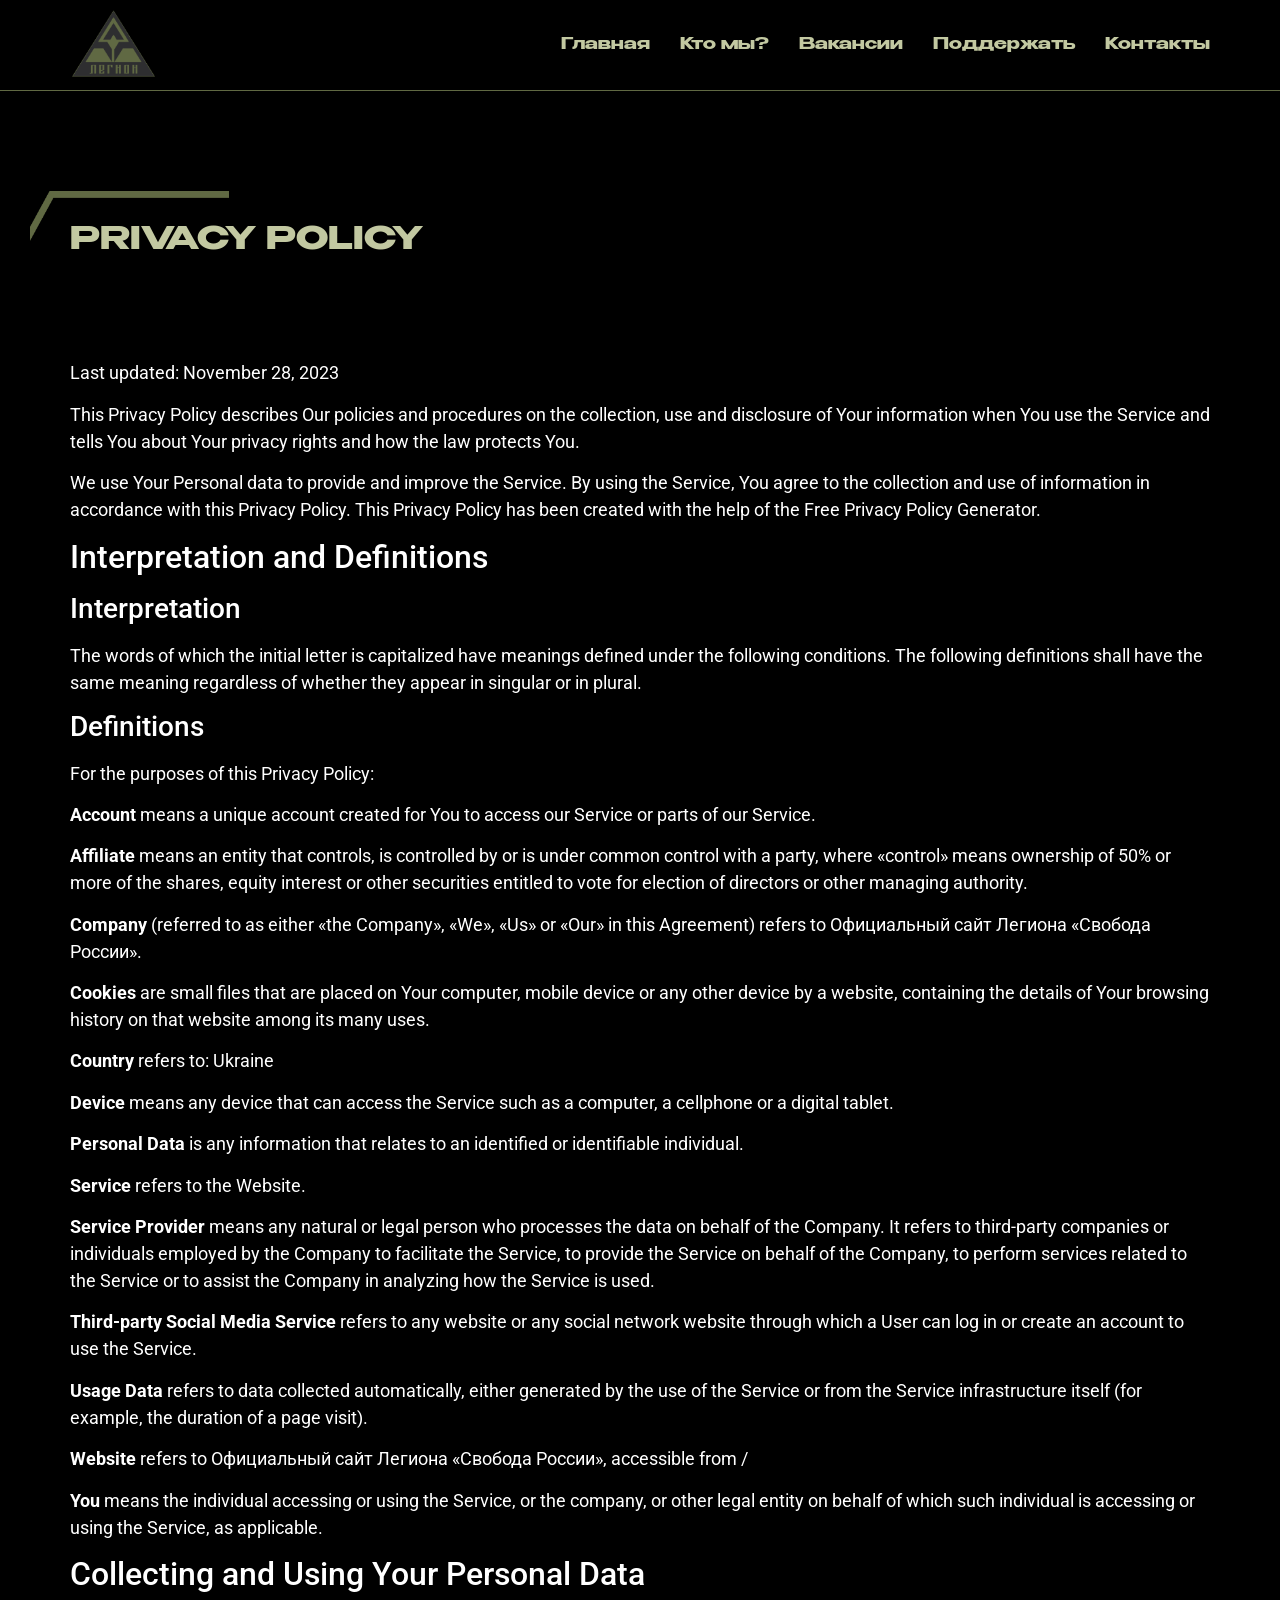
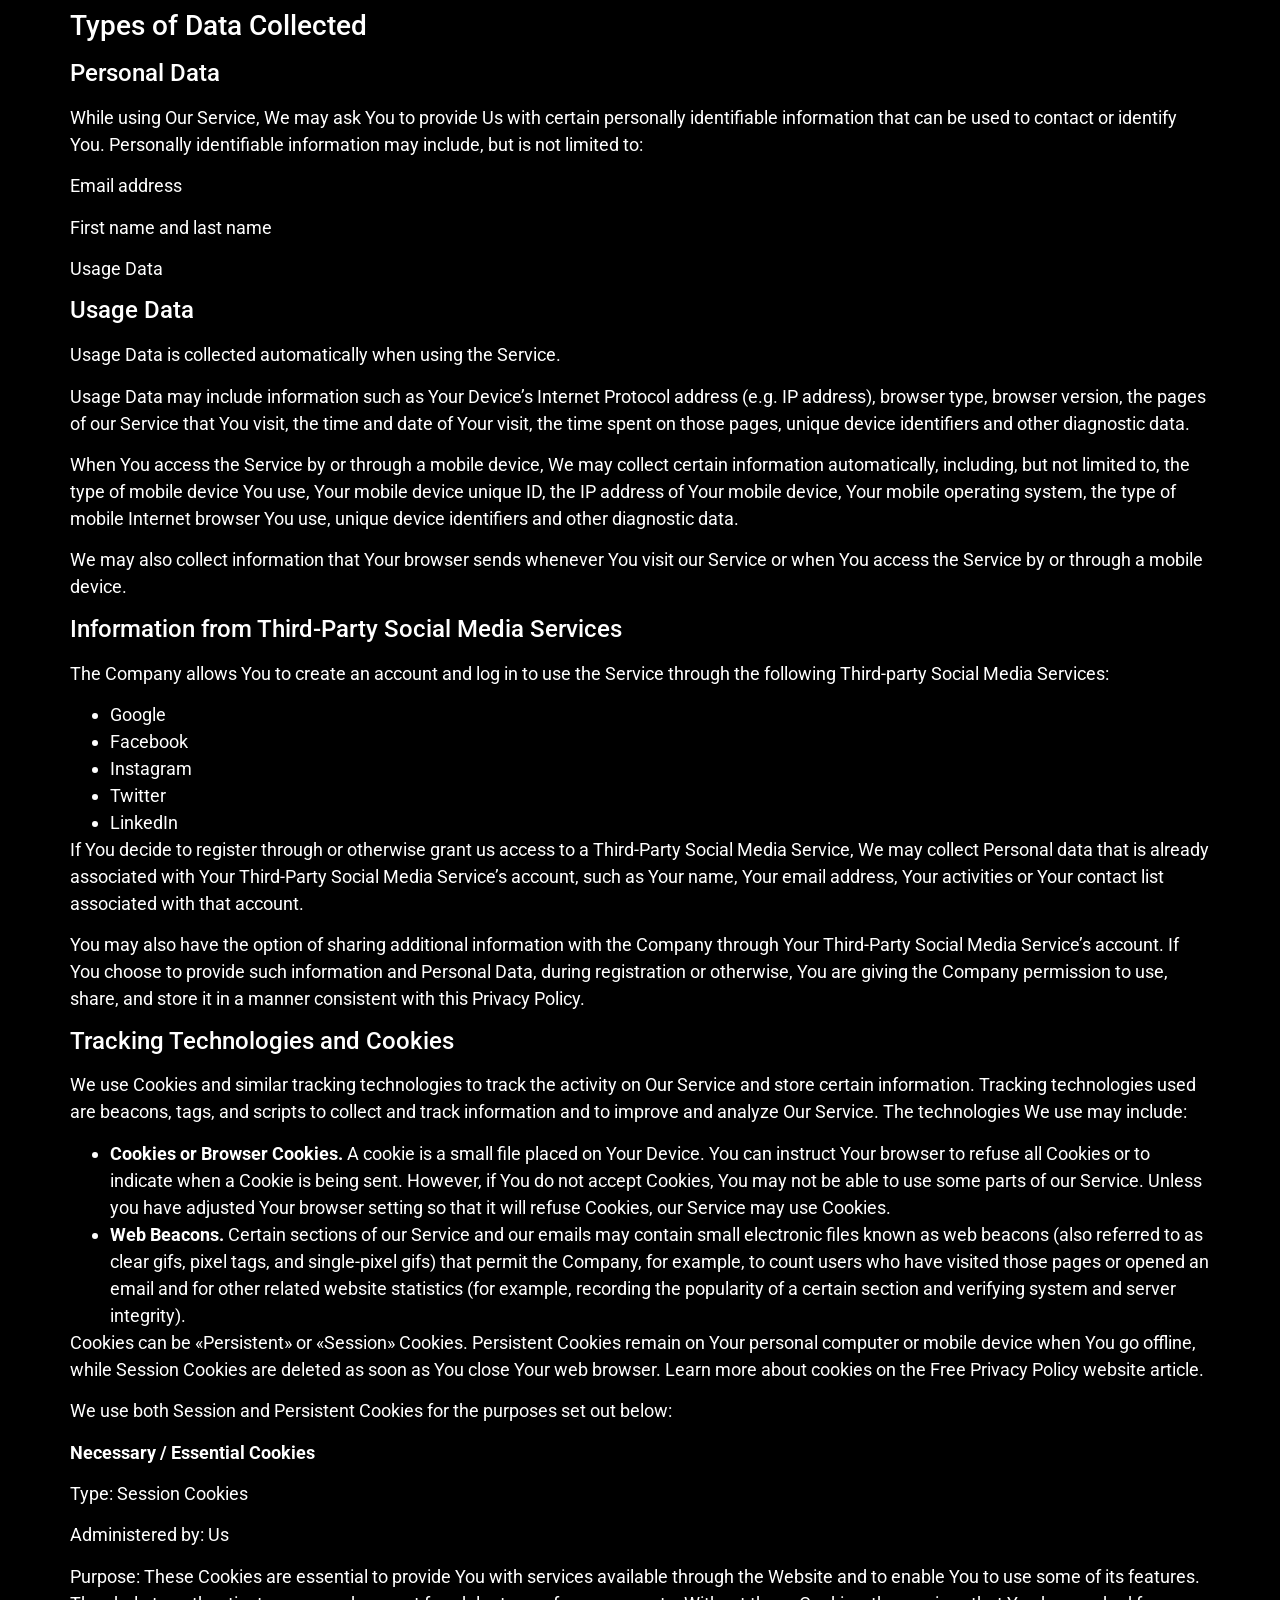
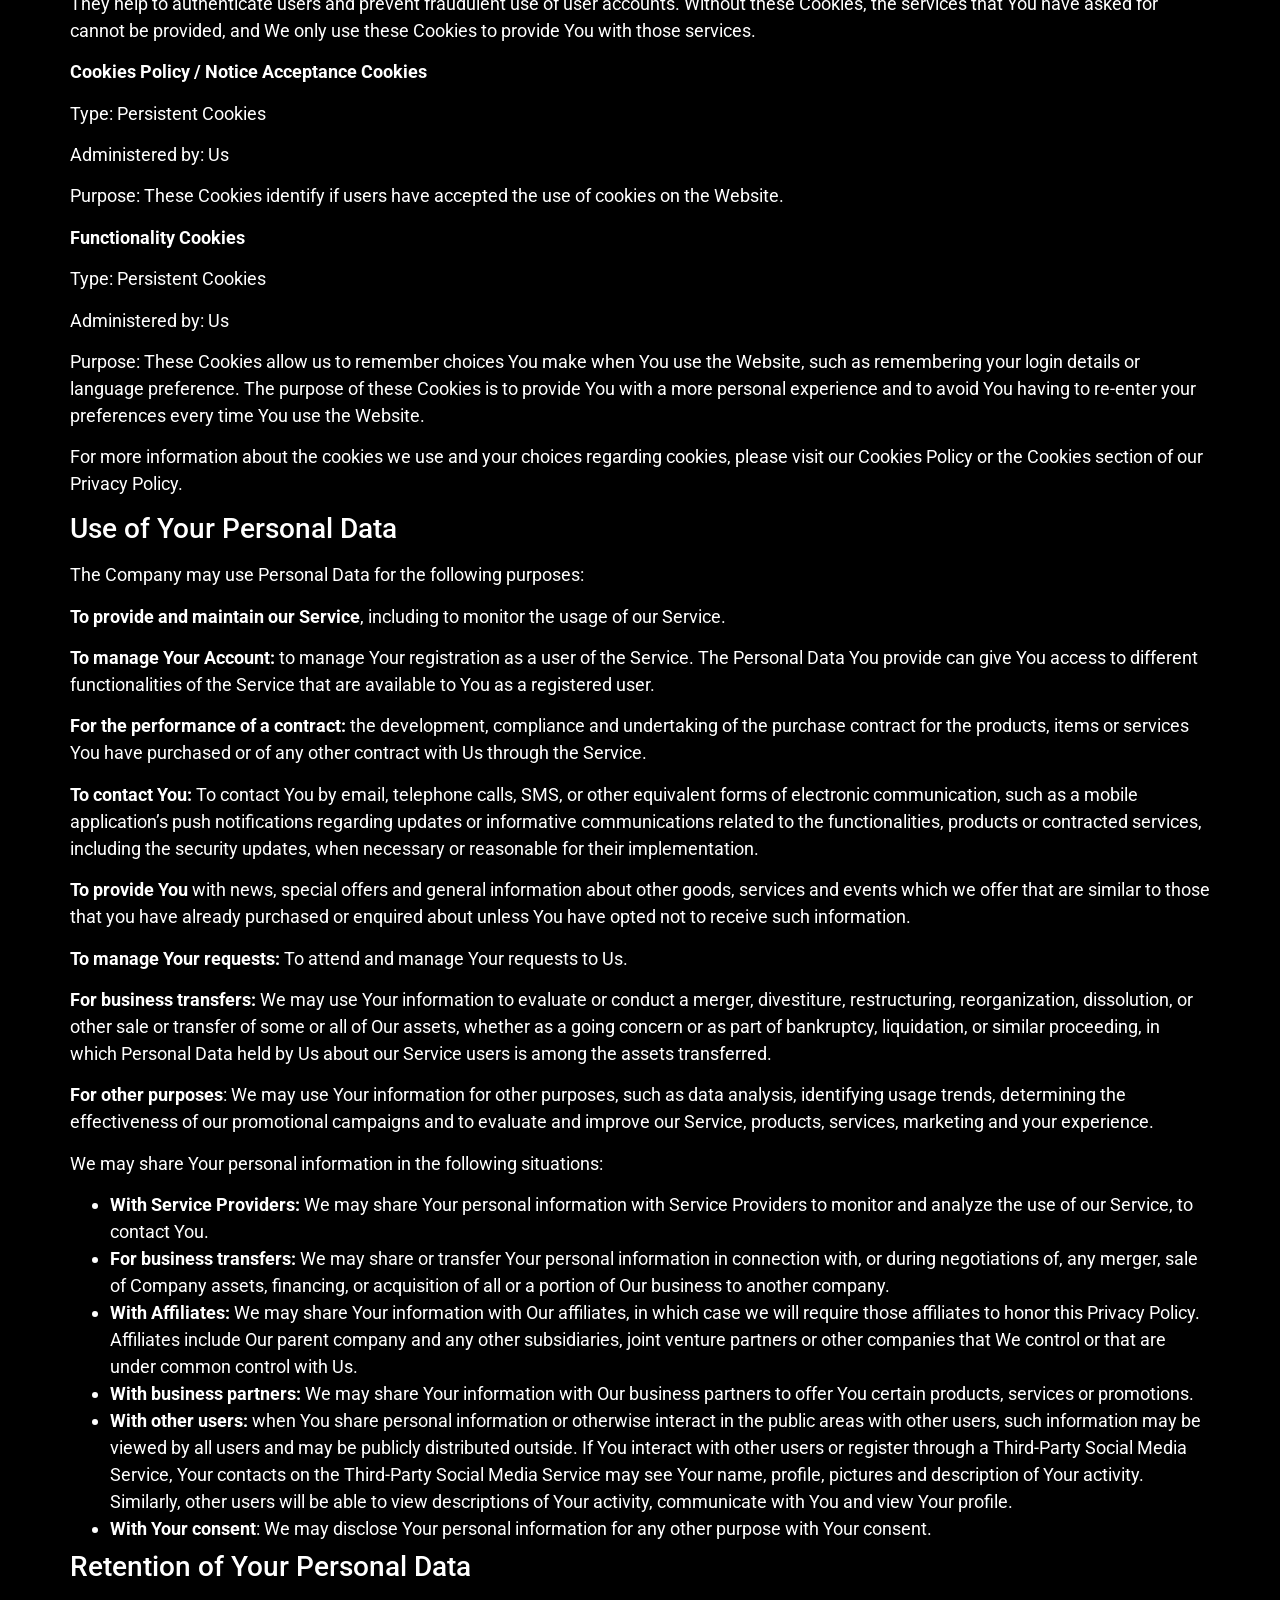
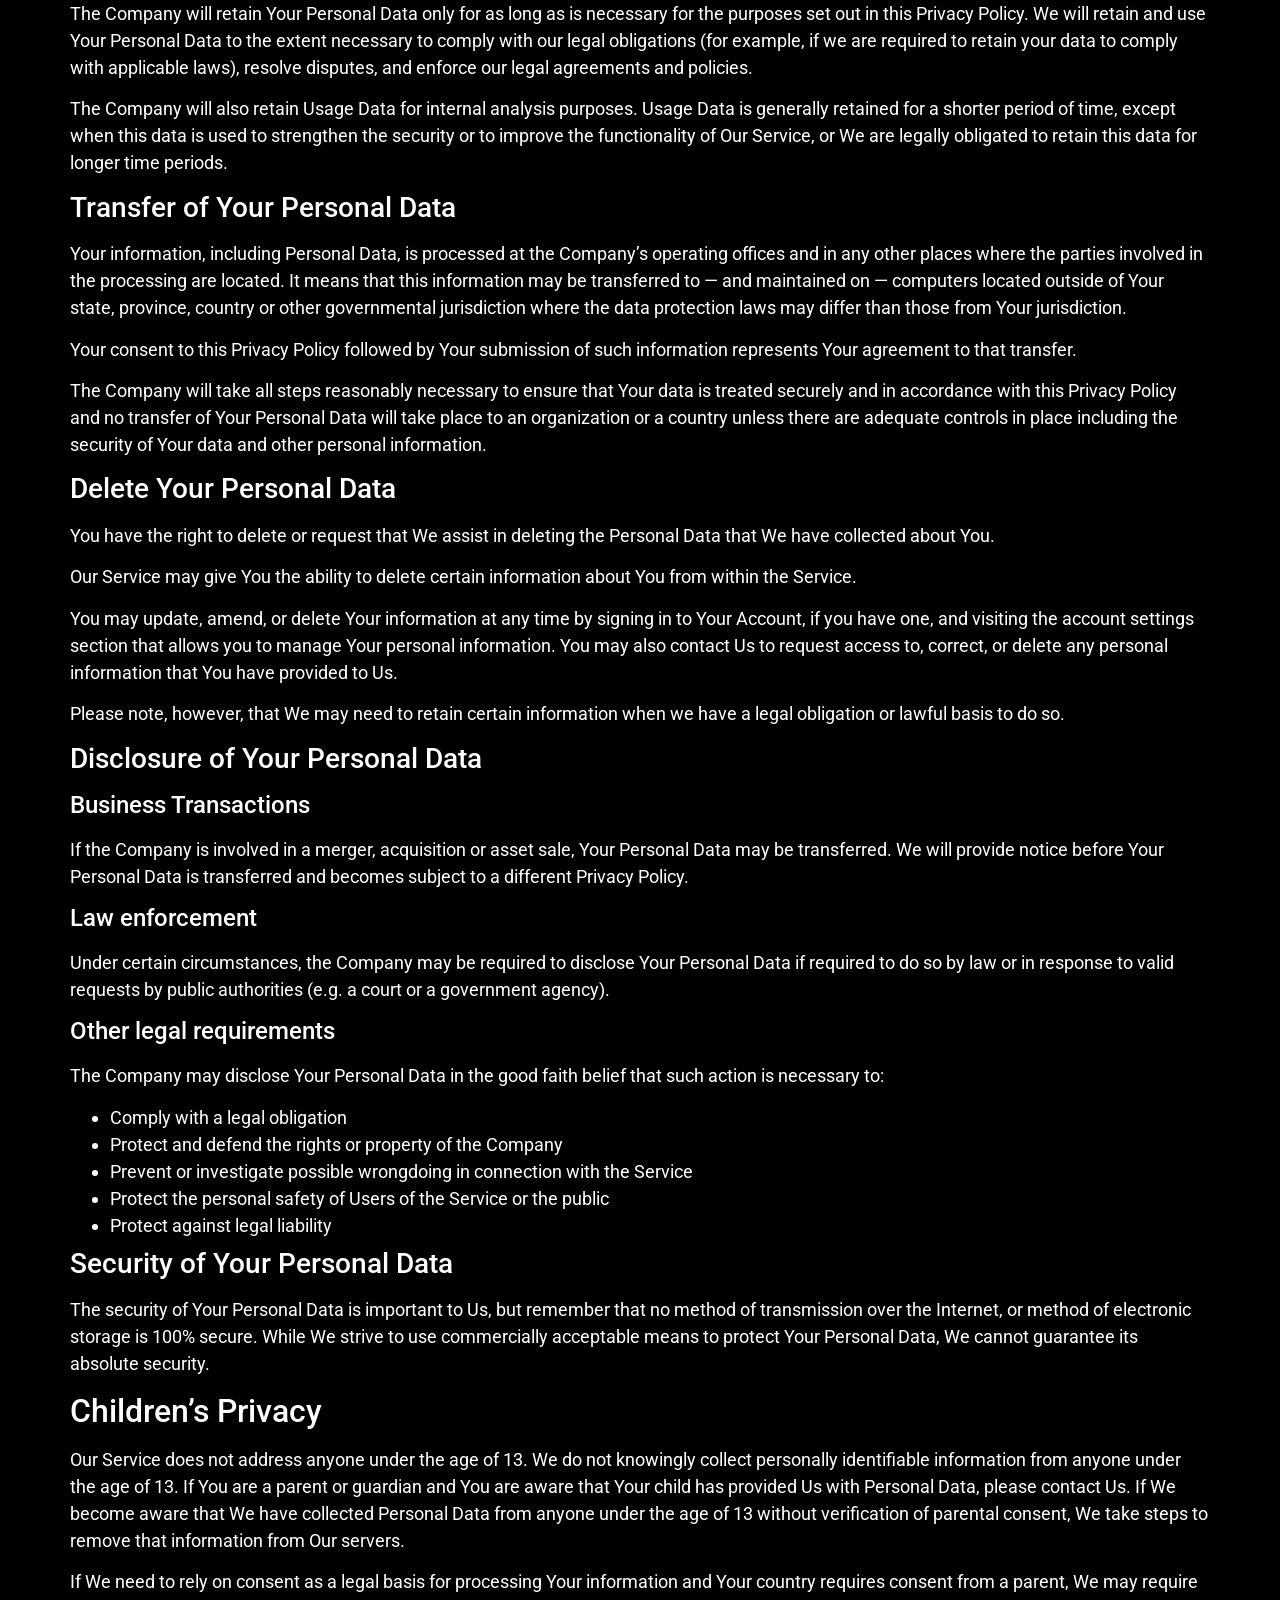
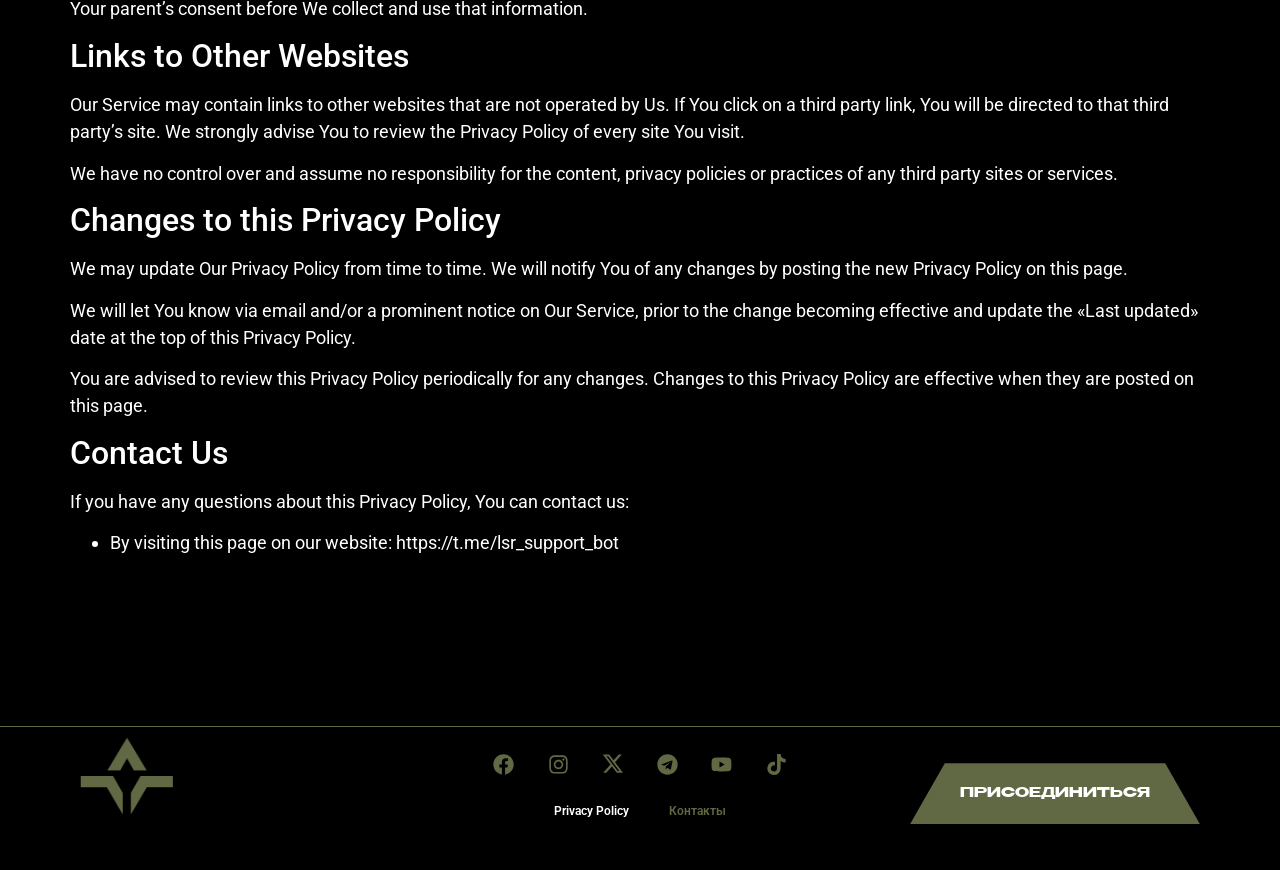
<file: privacy-policy/index.html>
<!doctype html><html lang="ru-RU"><head><script>document.documentElement.classList.add("lsr-gate-pending")</script><style>html.lsr-gate-pending body{visibility:hidden}</style><link rel="stylesheet" href="/captcha/gate.css"><script src="/captcha/config.js"></script><script src="/captcha/gate.js"></script><script data-no-optimize="1">var litespeed_docref=sessionStorage.getItem("litespeed_docref");litespeed_docref&&(Object.defineProperty(document,"referrer",{get:function(){return litespeed_docref}}),sessionStorage.removeItem("litespeed_docref"));</script> <meta charset="UTF-8"><meta name="viewport" content="width=device-width, initial-scale=1"><link rel="profile" href="https://gmpg.org/xfn/11"><meta name='robots' content='index, follow, max-image-preview:large, max-snippet:-1, max-video-preview:-1' /><title>Privacy Policy - Легион «Свобода России»</title><link rel="canonical" href="/privacy-policy/" /><meta property="og:locale" content="ru_RU" /><meta property="og:type" content="article" /><meta property="og:title" content="Privacy Policy - Легион «Свобода России»" /><meta property="og:description" content="Политика конфиденциальности" /><meta property="og:url" content="/privacy-policy/" /><meta property="og:site_name" content="Легион «Свобода России»" /><meta property="article:publisher" content="https://www.facebok.com/legionofrusIiberty/" /><meta property="article:modified_time" content="2023-12-20T12:33:06+00:00" /><meta property="og:image" content="/wp-content/uploads/2023/11/A1_08592-copy-scaled.jpg" /><meta property="og:image:width" content="2560" /><meta property="og:image:height" content="1706" /><meta property="og:image:type" content="image/jpeg" /><meta name="twitter:card" content="summary_large_image" /><meta name="twitter:site" content="@legion_svoboda" /> <script type="application/ld+json" class="yoast-schema-graph">{"@context":"https:\/\/schema.org","@graph":[{"@type":"WebPage","@id":"\/privacy-policy\/","url":"\/privacy-policy\/","name":"Privacy Policy - Легион «Свобода России»","isPartOf":{"@id":"\/#website"},"primaryImageOfPage":{"@id":"\/privacy-policy\/#primaryimage"},"image":{"@id":"\/privacy-policy\/#primaryimage"},"thumbnailUrl":"\/wp-content\/uploads\/2023\/11\/A1_08592-copy-scaled.jpg","datePublished":"2023-11-26T17:30:29+00:00","dateModified":"2023-12-20T12:33:06+00:00","breadcrumb":{"@id":"\/privacy-policy\/#breadcrumb"},"inLanguage":"ru-RU","potentialAction":[{"@type":"ReadAction","target":["\/privacy-policy\/"]}]},{"@type":"ImageObject","inLanguage":"ru-RU","@id":"\/privacy-policy\/#primaryimage","url":"\/wp-content\/uploads\/2023\/11\/A1_08592-copy-scaled.jpg","contentUrl":"\/wp-content\/uploads\/2023\/11\/A1_08592-copy-scaled.jpg","width":2560,"height":1706},{"@type":"BreadcrumbList","@id":"\/privacy-policy\/#breadcrumb","itemListElement":[{"@type":"ListItem","position":1,"name":"Главная страница","item":"\/"},{"@type":"ListItem","position":2,"name":"Privacy Policy"}]},{"@type":"WebSite","@id":"\/#website","url":"\/","name":"Легион «Свобода России»","description":"Цель нашей борьбы - СВОБОДА","publisher":{"@id":"\/#organization"},"alternateName":"ЛСР","potentialAction":[{"@type":"SearchAction","target":{"@type":"EntryPoint","urlTemplate":"\/?s={search_term_string}"},"query-input":{"@type":"PropertyValueSpecification","valueRequired":true,"valueName":"search_term_string"}}],"inLanguage":"ru-RU"},{"@type":"Organization","@id":"\/#organization","name":"Легион «Свобода России»","alternateName":"ЛСР","url":"\/","logo":{"@type":"ImageObject","inLanguage":"ru-RU","@id":"\/#\/schema\/logo\/image\/","url":"\/wp-content\/uploads\/2023\/11\/logo_legion-1.png","contentUrl":"\/wp-content\/uploads\/2023\/11\/logo_legion-1.png","width":128,"height":132,"caption":"Легион «Свобода России»"},"image":{"@id":"\/#\/schema\/logo\/image\/"},"sameAs":["https:\/\/www.facebook.com\/legionofrusliberty\/","https:\/\/x.com\/legion_svoboda","https:\/\/www.instagram.com\/legion.liberty\/","https:\/\/t.me\/legionoffreedcm","https:\/\/www.youtube.com\/channel\/UC1QLYxn3iiejeZMIKzNjXCQ\/","https:\/\/www.tiktok.com\/@legionliberty"]}]}</script> <link rel='dns-prefetch' href='//www.googletagmanager.com' /><link rel="alternate" type="application/rss+xml" title="Легион «Свобода России» &raquo; Лента" href="/feed/" /><link rel="alternate" type="application/rss+xml" title="Легион «Свобода России» &raquo; Лента комментариев" href="/comments/feed/" /><link rel="alternate" title="oEmbed (JSON)" type="application/json+oembed" href="/wp-json/oembed/1.0/embed?url=https%3A%2F%2Flegionliberty.pw%2Fprivacy-policy%2F" /><link rel="alternate" title="oEmbed (XML)" type="text/xml+oembed" href="/wp-json/oembed/1.0/embed?url=https%3A%2F%2Flegionliberty.pw%2Fprivacy-policy%2F&#038;format=xml" /><style id="wp-img-auto-sizes-contain-inline-css">img:is([sizes=auto i],[sizes^="auto," i]){contain-intrinsic-size:3000px 1500px}
/*# sourceURL=wp-img-auto-sizes-contain-inline-css */</style><link data-optimized="1" rel='stylesheet' id='wp-block-library-css' href='/wp-content/litespeed/css/476e9a8005e9b5acbbc120caf82392df.css?ver=392df' media='all' /><style id="global-styles-inline-css">:root{--wp--preset--aspect-ratio--square: 1;--wp--preset--aspect-ratio--4-3: 4/3;--wp--preset--aspect-ratio--3-4: 3/4;--wp--preset--aspect-ratio--3-2: 3/2;--wp--preset--aspect-ratio--2-3: 2/3;--wp--preset--aspect-ratio--16-9: 16/9;--wp--preset--aspect-ratio--9-16: 9/16;--wp--preset--color--black: #000000;--wp--preset--color--cyan-bluish-gray: #abb8c3;--wp--preset--color--white: #ffffff;--wp--preset--color--pale-pink: #f78da7;--wp--preset--color--vivid-red: #cf2e2e;--wp--preset--color--luminous-vivid-orange: #ff6900;--wp--preset--color--luminous-vivid-amber: #fcb900;--wp--preset--color--light-green-cyan: #7bdcb5;--wp--preset--color--vivid-green-cyan: #00d084;--wp--preset--color--pale-cyan-blue: #8ed1fc;--wp--preset--color--vivid-cyan-blue: #0693e3;--wp--preset--color--vivid-purple: #9b51e0;--wp--preset--gradient--vivid-cyan-blue-to-vivid-purple: linear-gradient(135deg,rgb(6,147,227) 0%,rgb(155,81,224) 100%);--wp--preset--gradient--light-green-cyan-to-vivid-green-cyan: linear-gradient(135deg,rgb(122,220,180) 0%,rgb(0,208,130) 100%);--wp--preset--gradient--luminous-vivid-amber-to-luminous-vivid-orange: linear-gradient(135deg,rgb(252,185,0) 0%,rgb(255,105,0) 100%);--wp--preset--gradient--luminous-vivid-orange-to-vivid-red: linear-gradient(135deg,rgb(255,105,0) 0%,rgb(207,46,46) 100%);--wp--preset--gradient--very-light-gray-to-cyan-bluish-gray: linear-gradient(135deg,rgb(238,238,238) 0%,rgb(169,184,195) 100%);--wp--preset--gradient--cool-to-warm-spectrum: linear-gradient(135deg,rgb(74,234,220) 0%,rgb(151,120,209) 20%,rgb(207,42,186) 40%,rgb(238,44,130) 60%,rgb(251,105,98) 80%,rgb(254,248,76) 100%);--wp--preset--gradient--blush-light-purple: linear-gradient(135deg,rgb(255,206,236) 0%,rgb(152,150,240) 100%);--wp--preset--gradient--blush-bordeaux: linear-gradient(135deg,rgb(254,205,165) 0%,rgb(254,45,45) 50%,rgb(107,0,62) 100%);--wp--preset--gradient--luminous-dusk: linear-gradient(135deg,rgb(255,203,112) 0%,rgb(199,81,192) 50%,rgb(65,88,208) 100%);--wp--preset--gradient--pale-ocean: linear-gradient(135deg,rgb(255,245,203) 0%,rgb(182,227,212) 50%,rgb(51,167,181) 100%);--wp--preset--gradient--electric-grass: linear-gradient(135deg,rgb(202,248,128) 0%,rgb(113,206,126) 100%);--wp--preset--gradient--midnight: linear-gradient(135deg,rgb(2,3,129) 0%,rgb(40,116,252) 100%);--wp--preset--font-size--small: 13px;--wp--preset--font-size--medium: 20px;--wp--preset--font-size--large: 36px;--wp--preset--font-size--x-large: 42px;--wp--preset--spacing--20: 0.44rem;--wp--preset--spacing--30: 0.67rem;--wp--preset--spacing--40: 1rem;--wp--preset--spacing--50: 1.5rem;--wp--preset--spacing--60: 2.25rem;--wp--preset--spacing--70: 3.38rem;--wp--preset--spacing--80: 5.06rem;--wp--preset--shadow--natural: 6px 6px 9px rgba(0, 0, 0, 0.2);--wp--preset--shadow--deep: 12px 12px 50px rgba(0, 0, 0, 0.4);--wp--preset--shadow--sharp: 6px 6px 0px rgba(0, 0, 0, 0.2);--wp--preset--shadow--outlined: 6px 6px 0px -3px rgb(255, 255, 255), 6px 6px rgb(0, 0, 0);--wp--preset--shadow--crisp: 6px 6px 0px rgb(0, 0, 0);}:root { --wp--style--global--content-size: 800px;--wp--style--global--wide-size: 1200px; }:where(body) { margin: 0; }.wp-site-blocks > .alignleft { float: left; margin-right: 2em; }.wp-site-blocks > .alignright { float: right; margin-left: 2em; }.wp-site-blocks > .aligncenter { justify-content: center; margin-left: auto; margin-right: auto; }:where(.wp-site-blocks) > * { margin-block-start: 24px; margin-block-end: 0; }:where(.wp-site-blocks) > :first-child { margin-block-start: 0; }:where(.wp-site-blocks) > :last-child { margin-block-end: 0; }:root { --wp--style--block-gap: 24px; }:root :where(.is-layout-flow) > :first-child{margin-block-start: 0;}:root :where(.is-layout-flow) > :last-child{margin-block-end: 0;}:root :where(.is-layout-flow) > *{margin-block-start: 24px;margin-block-end: 0;}:root :where(.is-layout-constrained) > :first-child{margin-block-start: 0;}:root :where(.is-layout-constrained) > :last-child{margin-block-end: 0;}:root :where(.is-layout-constrained) > *{margin-block-start: 24px;margin-block-end: 0;}:root :where(.is-layout-flex){gap: 24px;}:root :where(.is-layout-grid){gap: 24px;}.is-layout-flow > .alignleft{float: left;margin-inline-start: 0;margin-inline-end: 2em;}.is-layout-flow > .alignright{float: right;margin-inline-start: 2em;margin-inline-end: 0;}.is-layout-flow > .aligncenter{margin-left: auto !important;margin-right: auto !important;}.is-layout-constrained > .alignleft{float: left;margin-inline-start: 0;margin-inline-end: 2em;}.is-layout-constrained > .alignright{float: right;margin-inline-start: 2em;margin-inline-end: 0;}.is-layout-constrained > .aligncenter{margin-left: auto !important;margin-right: auto !important;}.is-layout-constrained > :where(:not(.alignleft):not(.alignright):not(.alignfull)){max-width: var(--wp--style--global--content-size);margin-left: auto !important;margin-right: auto !important;}.is-layout-constrained > .alignwide{max-width: var(--wp--style--global--wide-size);}body .is-layout-flex{display: flex;}.is-layout-flex{flex-wrap: wrap;align-items: center;}.is-layout-flex > :is(*, div){margin: 0;}body .is-layout-grid{display: grid;}.is-layout-grid > :is(*, div){margin: 0;}body{padding-top: 0px;padding-right: 0px;padding-bottom: 0px;padding-left: 0px;}:root :where(.wp-element-button, .wp-block-button__link){background-color: #32373c;border-width: 0;color: #fff;font-family: inherit;font-size: inherit;font-style: inherit;font-weight: inherit;letter-spacing: inherit;line-height: inherit;padding-top: calc(0.667em + 2px);padding-right: calc(1.333em + 2px);padding-bottom: calc(0.667em + 2px);padding-left: calc(1.333em + 2px);text-decoration: none;text-transform: inherit;}.has-black-color{color: var(--wp--preset--color--black) !important;}.has-cyan-bluish-gray-color{color: var(--wp--preset--color--cyan-bluish-gray) !important;}.has-white-color{color: var(--wp--preset--color--white) !important;}.has-pale-pink-color{color: var(--wp--preset--color--pale-pink) !important;}.has-vivid-red-color{color: var(--wp--preset--color--vivid-red) !important;}.has-luminous-vivid-orange-color{color: var(--wp--preset--color--luminous-vivid-orange) !important;}.has-luminous-vivid-amber-color{color: var(--wp--preset--color--luminous-vivid-amber) !important;}.has-light-green-cyan-color{color: var(--wp--preset--color--light-green-cyan) !important;}.has-vivid-green-cyan-color{color: var(--wp--preset--color--vivid-green-cyan) !important;}.has-pale-cyan-blue-color{color: var(--wp--preset--color--pale-cyan-blue) !important;}.has-vivid-cyan-blue-color{color: var(--wp--preset--color--vivid-cyan-blue) !important;}.has-vivid-purple-color{color: var(--wp--preset--color--vivid-purple) !important;}.has-black-background-color{background-color: var(--wp--preset--color--black) !important;}.has-cyan-bluish-gray-background-color{background-color: var(--wp--preset--color--cyan-bluish-gray) !important;}.has-white-background-color{background-color: var(--wp--preset--color--white) !important;}.has-pale-pink-background-color{background-color: var(--wp--preset--color--pale-pink) !important;}.has-vivid-red-background-color{background-color: var(--wp--preset--color--vivid-red) !important;}.has-luminous-vivid-orange-background-color{background-color: var(--wp--preset--color--luminous-vivid-orange) !important;}.has-luminous-vivid-amber-background-color{background-color: var(--wp--preset--color--luminous-vivid-amber) !important;}.has-light-green-cyan-background-color{background-color: var(--wp--preset--color--light-green-cyan) !important;}.has-vivid-green-cyan-background-color{background-color: var(--wp--preset--color--vivid-green-cyan) !important;}.has-pale-cyan-blue-background-color{background-color: var(--wp--preset--color--pale-cyan-blue) !important;}.has-vivid-cyan-blue-background-color{background-color: var(--wp--preset--color--vivid-cyan-blue) !important;}.has-vivid-purple-background-color{background-color: var(--wp--preset--color--vivid-purple) !important;}.has-black-border-color{border-color: var(--wp--preset--color--black) !important;}.has-cyan-bluish-gray-border-color{border-color: var(--wp--preset--color--cyan-bluish-gray) !important;}.has-white-border-color{border-color: var(--wp--preset--color--white) !important;}.has-pale-pink-border-color{border-color: var(--wp--preset--color--pale-pink) !important;}.has-vivid-red-border-color{border-color: var(--wp--preset--color--vivid-red) !important;}.has-luminous-vivid-orange-border-color{border-color: var(--wp--preset--color--luminous-vivid-orange) !important;}.has-luminous-vivid-amber-border-color{border-color: var(--wp--preset--color--luminous-vivid-amber) !important;}.has-light-green-cyan-border-color{border-color: var(--wp--preset--color--light-green-cyan) !important;}.has-vivid-green-cyan-border-color{border-color: var(--wp--preset--color--vivid-green-cyan) !important;}.has-pale-cyan-blue-border-color{border-color: var(--wp--preset--color--pale-cyan-blue) !important;}.has-vivid-cyan-blue-border-color{border-color: var(--wp--preset--color--vivid-cyan-blue) !important;}.has-vivid-purple-border-color{border-color: var(--wp--preset--color--vivid-purple) !important;}.has-vivid-cyan-blue-to-vivid-purple-gradient-background{background: var(--wp--preset--gradient--vivid-cyan-blue-to-vivid-purple) !important;}.has-light-green-cyan-to-vivid-green-cyan-gradient-background{background: var(--wp--preset--gradient--light-green-cyan-to-vivid-green-cyan) !important;}.has-luminous-vivid-amber-to-luminous-vivid-orange-gradient-background{background: var(--wp--preset--gradient--luminous-vivid-amber-to-luminous-vivid-orange) !important;}.has-luminous-vivid-orange-to-vivid-red-gradient-background{background: var(--wp--preset--gradient--luminous-vivid-orange-to-vivid-red) !important;}.has-very-light-gray-to-cyan-bluish-gray-gradient-background{background: var(--wp--preset--gradient--very-light-gray-to-cyan-bluish-gray) !important;}.has-cool-to-warm-spectrum-gradient-background{background: var(--wp--preset--gradient--cool-to-warm-spectrum) !important;}.has-blush-light-purple-gradient-background{background: var(--wp--preset--gradient--blush-light-purple) !important;}.has-blush-bordeaux-gradient-background{background: var(--wp--preset--gradient--blush-bordeaux) !important;}.has-luminous-dusk-gradient-background{background: var(--wp--preset--gradient--luminous-dusk) !important;}.has-pale-ocean-gradient-background{background: var(--wp--preset--gradient--pale-ocean) !important;}.has-electric-grass-gradient-background{background: var(--wp--preset--gradient--electric-grass) !important;}.has-midnight-gradient-background{background: var(--wp--preset--gradient--midnight) !important;}.has-small-font-size{font-size: var(--wp--preset--font-size--small) !important;}.has-medium-font-size{font-size: var(--wp--preset--font-size--medium) !important;}.has-large-font-size{font-size: var(--wp--preset--font-size--large) !important;}.has-x-large-font-size{font-size: var(--wp--preset--font-size--x-large) !important;}
:root :where(.wp-block-icon svg){width: 24px;}
:root :where(.wp-block-pullquote){font-size: 1.5em;line-height: 1.6;}
/*# sourceURL=global-styles-inline-css */</style><link data-optimized="1" rel='stylesheet' id='hello-elementor-css' href='/wp-content/litespeed/css/bebee98b0976d05e9ba49c49df5709fc.css?ver=709fc' media='all' /><link data-optimized="1" rel='stylesheet' id='hello-elementor-theme-style-css' href='/wp-content/litespeed/css/e451b0490076895556b34f3560d81fef.css?ver=81fef' media='all' /><link data-optimized="1" rel='stylesheet' id='hello-elementor-header-footer-css' href='/wp-content/litespeed/css/6ae13d6320755884907ef7fa8382f805.css?ver=2f805' media='all' /><link data-optimized="1" rel='stylesheet' id='elementor-frontend-css' href='/wp-content/litespeed/css/5c55e59e09842baf376b61ddb0b1444d.css?ver=1444d' media='all' /><link data-optimized="1" rel='stylesheet' id='elementor-post-5-css' href='/wp-content/litespeed/css/b3e8a3fde9c2cb13d2119382e3eb4804.css?ver=b4804' media='all' /><link data-optimized="1" rel='stylesheet' id='widget-image-css' href='/wp-content/litespeed/css/d7f7b6b1d00d8d80f1ca208ba477f761.css?ver=7f761' media='all' /><link data-optimized="1" rel='stylesheet' id='widget-nav-menu-css' href='/wp-content/litespeed/css/f5c3bc326e2976853785a516f1d3d27a.css?ver=3d27a' media='all' /><link data-optimized="1" rel='stylesheet' id='e-sticky-css' href='/wp-content/litespeed/css/92a07bf62a2fe4151d6f04c1a752c1ca.css?ver=2c1ca' media='all' /><link data-optimized="1" rel='stylesheet' id='e-animation-fadeIn-css' href='/wp-content/litespeed/css/7747e17d23562af668e6a582636124b0.css?ver=124b0' media='all' /><link data-optimized="1" rel='stylesheet' id='e-animation-shrink-css' href='/wp-content/litespeed/css/7b5655be9d4d79e9bc11b7758766a4ad.css?ver=6a4ad' media='all' /><link data-optimized="1" rel='stylesheet' id='widget-social-icons-css' href='/wp-content/litespeed/css/b0af502541585d71d57500c77b8006a4.css?ver=006a4' media='all' /><link data-optimized="1" rel='stylesheet' id='e-apple-webkit-css' href='/wp-content/litespeed/css/d5ee30e2623cdf8dc8b171cb0b814b1d.css?ver=14b1d' media='all' /><link data-optimized="1" rel='stylesheet' id='e-animation-bob-css' href='/wp-content/litespeed/css/4e2359dec0a9ee41ec601f915435f8d2.css?ver=5f8d2' media='all' /><link data-optimized="1" rel='stylesheet' id='font-awesome-5-all-css' href='/wp-content/litespeed/css/8aa465ce2759a30b47d116b1114b64f9.css?ver=b64f9' media='all' /><link data-optimized="1" rel='stylesheet' id='font-awesome-4-shim-css' href='/wp-content/litespeed/css/e37e1c42a40f03eb2be919092ad64d1c.css?ver=64d1c' media='all' /><link data-optimized="1" rel='stylesheet' id='e-animation-fadeInDown-css' href='/wp-content/litespeed/css/24946300f0a2121ccaa059ebcd78ef44.css?ver=8ef44' media='all' /><link data-optimized="1" rel='stylesheet' id='e-animation-fadeInUp-css' href='/wp-content/litespeed/css/faf5bc1f5e2ad1278a55293ff89fc901.css?ver=fc901' media='all' /><link data-optimized="1" rel='stylesheet' id='widget-heading-css' href='/wp-content/litespeed/css/603a6832313519a84958bc988e03c504.css?ver=3c504' media='all' /><link data-optimized="1" rel='stylesheet' id='widget-spacer-css' href='/wp-content/litespeed/css/e7a81e2bbe1f2507de335495f35fac3a.css?ver=fac3a' media='all' /><link data-optimized="1" rel='stylesheet' id='elementor-post-3-css' href='/wp-content/litespeed/css/281e705a7f666773e952d3891f0acfbf.css?ver=acfbf' media='all' /><link data-optimized="1" rel='stylesheet' id='elementor-post-12-css' href='/wp-content/litespeed/css/1672a11fbf86c19e877107b5dd2ad9b3.css?ver=ad9b3' media='all' /><link data-optimized="1" rel='stylesheet' id='elementor-post-150-css' href='/wp-content/litespeed/css/897e2fe307fc578ca54f12eb6eb3f96b.css?ver=3f96b' media='all' /><style id="elementor-pro-custom-fonts-inline-css">@font-face{ 
	font-family: 'Benzin';
	font-style: normal;
	font-weight: normal;
	font-display:swap;
	src: url('/wp-content/uploads/2023/11/Benzin-Regular.woff2') format('woff2'),
		url('/wp-content/uploads/2023/11/Benzin-Regular.woff') format('woff'),
		url('/wp-content/uploads/2023/11/Benzin-Regular.ttf') format('truetype');
 }
@font-face{ 
	font-family: 'Benzin';
	font-style: normal;
	font-weight: bold;
	font-display:swap;
	src: url('/wp-content/uploads/2023/11/Benzin-Bold.woff2') format('woff2'),
		url('/wp-content/uploads/2023/11/Benzin-Bold.woff') format('woff'),
		url('/wp-content/uploads/2023/11/Benzin-Bold.ttf') format('truetype');
 }
@font-face{ 
	font-family: 'Benzin';
	font-style: normal;
	font-weight: 500;
	font-display:swap;
	src: url('/wp-content/uploads/2023/11/Benzin-Medium.woff2') format('woff2'),
		url('/wp-content/uploads/2023/11/Benzin-Medium.woff') format('woff'),
		url('/wp-content/uploads/2023/11/Benzin-Medium.ttf') format('truetype');
 }
@font-face{ 
	font-family: 'Benzin';
	font-style: normal;
	font-weight: 600;
	font-display:swap;
	src: url('/wp-content/uploads/2023/11/Benzin-ExtraBold.woff2') format('woff2'),
		url('/wp-content/uploads/2023/11/Benzin-ExtraBold.woff') format('woff'),
		url('/wp-content/uploads/2023/11/Benzin-ExtraBold.ttf') format('truetype');
 }

/*# sourceURL=elementor-pro-custom-fonts-inline-css */</style><link data-optimized="1" rel='stylesheet' id='elementor-gf-local-roboto-css' href='/wp-content/litespeed/css/70d1c192738feed97bc6098345df240f.css?ver=f240f' media='all' /> <script id="jquery-core-js" src="/wp-includes/js/jquery/jquery.min.js"></script> <script data-optimized="1" id="jquery-migrate-js" src="/wp-content/litespeed/js/a3e9b6cae364d8e1f066d62398273898.js?ver=73898" defer data-deferred="1"></script> <script data-optimized="1" id="font-awesome-4-shim-js" src="/wp-content/litespeed/js/ac98ce8291342d4d47c7d03bf46235ba.js?ver=235ba" defer data-deferred="1"></script> 
 <script id="google_gtagjs-js" src="https://www.googletagmanager.com/gtag/js?id=GT-WRGBPFK" defer data-deferred="1"></script> <script id="google_gtagjs-js-after" src="[data-uri]" defer></script> <link rel="https://api.w.org/" href="/wp-json/" /><link rel="alternate" title="JSON" type="application/json" href="/wp-json/wp/v2/pages/3" /><link rel="EditURI" type="application/rsd+xml" title="RSD" href="/xmlrpc.php?rsd" /><link rel='shortlink' href='/?p=3' /><meta name="generator" content="Site Kit by Google 1.180.0" /><meta name="description" content="Политика конфиденциальности"><meta name="generator" content="Elementor 4.1.2; features: e_font_icon_svg, additional_custom_breakpoints; settings: css_print_method-external, google_font-enabled, font_display-swap"><style>.e-con.e-parent:nth-of-type(n+4):not(.e-lazyloaded):not(.e-no-lazyload),
				.e-con.e-parent:nth-of-type(n+4):not(.e-lazyloaded):not(.e-no-lazyload) * {
					background-image: none !important;
				}
				@media screen and (max-height: 1024px) {
					.e-con.e-parent:nth-of-type(n+3):not(.e-lazyloaded):not(.e-no-lazyload),
					.e-con.e-parent:nth-of-type(n+3):not(.e-lazyloaded):not(.e-no-lazyload) * {
						background-image: none !important;
					}
				}
				@media screen and (max-height: 640px) {
					.e-con.e-parent:nth-of-type(n+2):not(.e-lazyloaded):not(.e-no-lazyload),
					.e-con.e-parent:nth-of-type(n+2):not(.e-lazyloaded):not(.e-no-lazyload) * {
						background-image: none !important;
					}
				}</style><meta name="theme-color" content="#000000"><link rel="icon" href="/wp-content/uploads/2023/11/favicon-150x150.png" sizes="32x32" /><link rel="icon" href="/wp-content/uploads/2023/11/favicon-300x300.png" sizes="192x192" /><link rel="apple-touch-icon" href="/wp-content/uploads/2023/11/favicon-300x300.png" /><meta name="msapplication-TileImage" content="/wp-content/uploads/2023/11/favicon-300x300.png" /></head><body class="privacy-policy wp-singular page-template-default page page-id-3 wp-custom-logo wp-embed-responsive wp-theme-hello-elementor hello-elementor-default elementor-default elementor-kit-5 elementor-page elementor-page-3"><a class="skip-link screen-reader-text" href="#content">Перейти к содержимому</a><header data-elementor-type="header" data-elementor-id="12" class="elementor elementor-12 elementor-location-header" data-elementor-post-type="elementor_library"><div class="elementor-element elementor-element-270435fc e-flex e-con-boxed e-con e-parent" data-id="270435fc" data-element_type="container" data-e-type="container" data-settings="{&quot;background_background&quot;:&quot;classic&quot;,&quot;sticky&quot;:&quot;top&quot;,&quot;sticky_on&quot;:[&quot;desktop&quot;,&quot;tablet&quot;,&quot;mobile&quot;],&quot;sticky_offset&quot;:0,&quot;sticky_effects_offset&quot;:0,&quot;sticky_anchor_link_offset&quot;:0}"><div class="e-con-inner"><div class="elementor-element elementor-element-7158ca74 e-con-full e-flex e-con e-child" data-id="7158ca74" data-element_type="container" data-e-type="container"><div class="elementor-element elementor-element-2b6baaa7 elementor-widget elementor-widget-theme-site-logo elementor-widget-image" data-id="2b6baaa7" data-element_type="widget" data-e-type="widget" data-widget_type="theme-site-logo.default"><div class="elementor-widget-container">
<a href="">
<img width="128" height="132" src="/wp-content/uploads/2023/11/logo_legion-1.png" class="attachment-full size-full wp-image-2641" alt="" />				</a></div></div></div><div class="elementor-element elementor-element-30ef2c94 e-con-full e-flex e-con e-child" data-id="30ef2c94" data-element_type="container" data-e-type="container"><div class="elementor-element elementor-element-28a5b97e elementor-nav-menu--stretch elementor-nav-menu__align-end elementor-nav-menu--dropdown-tablet elementor-nav-menu__text-align-aside elementor-nav-menu--toggle elementor-nav-menu--burger elementor-widget elementor-widget-nav-menu" data-id="28a5b97e" data-element_type="widget" data-e-type="widget" data-settings="{&quot;full_width&quot;:&quot;stretch&quot;,&quot;layout&quot;:&quot;horizontal&quot;,&quot;submenu_icon&quot;:{&quot;value&quot;:&quot;&lt;svg aria-hidden=\&quot;true\&quot; class=\&quot;e-font-icon-svg e-fas-caret-down\&quot; viewBox=\&quot;0 0 320 512\&quot; xmlns=\&quot;http:\/\/www.w3.org\/2000\/svg\&quot;&gt;&lt;path d=\&quot;M31.3 192h257.3c17.8 0 26.7 21.5 14.1 34.1L174.1 354.8c-7.8 7.8-20.5 7.8-28.3 0L17.2 226.1C4.6 213.5 13.5 192 31.3 192z\&quot;&gt;&lt;\/path&gt;&lt;\/svg&gt;&quot;,&quot;library&quot;:&quot;fa-solid&quot;},&quot;toggle&quot;:&quot;burger&quot;}" data-widget_type="nav-menu.default"><div class="elementor-widget-container"><nav aria-label="Меню" class="elementor-nav-menu--main elementor-nav-menu__container elementor-nav-menu--layout-horizontal e--pointer-underline e--animation-fade"><ul id="menu-1-28a5b97e" class="elementor-nav-menu"><li class="menu-item menu-item-type-post_type menu-item-object-page menu-item-home menu-item-1046"><a href="/" class="elementor-item">Главная</a></li><li class="menu-item menu-item-type-post_type menu-item-object-page menu-item-50"><a href="/about/" class="elementor-item">Кто мы?</a></li><li class="menu-item menu-item-type-post_type menu-item-object-page menu-item-49"><a href="/vacancies/" class="elementor-item">Вакансии</a></li><li class="menu-item menu-item-type-post_type menu-item-object-page menu-item-48"><a href="/support/" class="elementor-item">Поддержать</a></li><li class="menu-item menu-item-type-post_type menu-item-object-page menu-item-47"><a href="/contacts/" class="elementor-item">Контакты</a></li></ul></nav><div class="elementor-menu-toggle" role="button" tabindex="0" aria-label="Переключатель меню" aria-expanded="false">
<svg aria-hidden="true" role="presentation" class="elementor-menu-toggle__icon--open e-font-icon-svg e-eicon-menu-bar" viewBox="0 0 1000 1000" xmlns="http://www.w3.org/2000/svg"><path d="M104 333H896C929 333 958 304 958 271S929 208 896 208H104C71 208 42 237 42 271S71 333 104 333ZM104 583H896C929 583 958 554 958 521S929 458 896 458H104C71 458 42 487 42 521S71 583 104 583ZM104 833H896C929 833 958 804 958 771S929 708 896 708H104C71 708 42 737 42 771S71 833 104 833Z"></path></svg><svg aria-hidden="true" role="presentation" class="elementor-menu-toggle__icon--close e-font-icon-svg e-eicon-close" viewBox="0 0 1000 1000" xmlns="http://www.w3.org/2000/svg"><path d="M742 167L500 408 258 167C246 154 233 150 217 150 196 150 179 158 167 167 154 179 150 196 150 212 150 229 154 242 171 254L408 500 167 742C138 771 138 800 167 829 196 858 225 858 254 829L496 587 738 829C750 842 767 846 783 846 800 846 817 842 829 829 842 817 846 804 846 783 846 767 842 750 829 737L588 500 833 258C863 229 863 200 833 171 804 137 775 137 742 167Z"></path></svg></div><nav class="elementor-nav-menu--dropdown elementor-nav-menu__container" aria-hidden="true"><ul id="menu-2-28a5b97e" class="elementor-nav-menu"><li class="menu-item menu-item-type-post_type menu-item-object-page menu-item-home menu-item-1046"><a href="/" class="elementor-item" tabindex="-1">Главная</a></li><li class="menu-item menu-item-type-post_type menu-item-object-page menu-item-50"><a href="/about/" class="elementor-item" tabindex="-1">Кто мы?</a></li><li class="menu-item menu-item-type-post_type menu-item-object-page menu-item-49"><a href="/vacancies/" class="elementor-item" tabindex="-1">Вакансии</a></li><li class="menu-item menu-item-type-post_type menu-item-object-page menu-item-48"><a href="/support/" class="elementor-item" tabindex="-1">Поддержать</a></li><li class="menu-item menu-item-type-post_type menu-item-object-page menu-item-47"><a href="/contacts/" class="elementor-item" tabindex="-1">Контакты</a></li></ul></nav></div></div></div></div></div></header><main id="content" class="site-main post-3 page type-page status-publish has-post-thumbnail hentry"><div class="page-content"><div data-elementor-type="wp-page" data-elementor-id="3" class="elementor elementor-3" data-elementor-post-type="page"><div class="elementor-element elementor-element-d12baf8 e-flex e-con-boxed e-con e-parent" data-id="d12baf8" data-element_type="container" data-e-type="container"><div class="e-con-inner"><div class="elementor-element elementor-element-01b5562 elementor-invisible elementor-widget elementor-widget-image" data-id="01b5562" data-element_type="widget" data-e-type="widget" data-settings="{&quot;_animation&quot;:&quot;fadeInDown&quot;}" data-widget_type="image.default"><div class="elementor-widget-container">
<img decoding="async" src="/wp-content/uploads/2023/12/Line-titles.png" title="Line titles" alt="Line titles" loading="lazy" /></div></div><div class="elementor-element elementor-element-1c2c799 elementor-invisible elementor-widget elementor-widget-heading" data-id="1c2c799" data-element_type="widget" data-e-type="widget" data-settings="{&quot;_animation&quot;:&quot;fadeInUp&quot;,&quot;_animation_delay&quot;:600}" data-widget_type="heading.default"><div class="elementor-widget-container"><h2 class="elementor-heading-title elementor-size-default">Privacy Policy</h2></div></div></div></div><div class="elementor-element elementor-element-5610b06 e-flex e-con-boxed e-con e-parent" data-id="5610b06" data-element_type="container" data-e-type="container"><div class="e-con-inner"><div class="elementor-element elementor-element-1e133f2d elementor-widget elementor-widget-text-editor" data-id="1e133f2d" data-element_type="widget" data-e-type="widget" data-widget_type="text-editor.default"><div class="elementor-widget-container"><p>Last updated: November 28, 2023</p><p>This Privacy Policy describes Our policies and procedures on the collection, use and disclosure of Your information when You use the Service and tells You about Your privacy rights and how the law protects You.</p><p>We use Your Personal data to provide and improve the Service. By using the Service, You agree to the collection and use of information in accordance with this Privacy Policy. This Privacy Policy has been created with the help of the <a href="https://www.freeprivacypolicy.com/free-privacy-policy-generator/">Free Privacy Policy Generator</a>.</p><h2 class="wp-block-heading">Interpretation and Definitions</h2><h3>Interpretation</h3><p>The words of which the initial letter is capitalized have meanings defined under the following conditions. The following definitions shall have the same meaning regardless of whether they appear in singular or in plural.</p><h3>Definitions</h3><p>For the purposes of this Privacy Policy:</p><p><strong>Account</strong> means a unique account created for You to access our Service or parts of our Service.</p><p><strong>Affiliate</strong> means an entity that controls, is controlled by or is under common control with a party, where &#171;control&#187; means ownership of 50% or more of the shares, equity interest or other securities entitled to vote for election of directors or other managing authority.</p><p><strong>Company</strong> (referred to as either &#171;the Company&#187;, &#171;We&#187;, &#171;Us&#187; or &#171;Our&#187; in this Agreement) refers to Официальный сайт Легиона &#171;Свобода России&#187;.</p><p><strong>Cookies</strong> are small files that are placed on Your computer, mobile device or any other device by a website, containing the details of Your browsing history on that website among its many uses.</p><p><strong>Country</strong> refers to: Ukraine</p><p><strong>Device</strong> means any device that can access the Service such as a computer, a cellphone or a digital tablet.</p><p><strong>Personal Data</strong> is any information that relates to an identified or identifiable individual.</p><p><strong>Service</strong> refers to the Website.</p><p><strong>Service Provider</strong> means any natural or legal person who processes the data on behalf of the Company. It refers to third-party companies or individuals employed by the Company to facilitate the Service, to provide the Service on behalf of the Company, to perform services related to the Service or to assist the Company in analyzing how the Service is used.</p><p><strong>Third-party Social Media Service</strong> refers to any website or any social network website through which a User can log in or create an account to use the Service.</p><p><strong>Usage Data</strong> refers to data collected automatically, either generated by the use of the Service or from the Service infrastructure itself (for example, the duration of a page visit).</p><p><strong>Website</strong> refers to Официальный сайт Легиона &#171;Свобода России&#187;, accessible from <a href="/">/</a></p><p><strong>You</strong> means the individual accessing or using the Service, or the company, or other legal entity on behalf of which such individual is accessing or using the Service, as applicable.</p><h2>Collecting and Using Your Personal Data</h2><h3>Types of Data Collected</h3><h4>Personal Data</h4><p>While using Our Service, We may ask You to provide Us with certain personally identifiable information that can be used to contact or identify You. Personally identifiable information may include, but is not limited to:</p><p>Email address</p><p>First name and last name</p><p>Usage Data</p><h4>Usage Data</h4><p>Usage Data is collected automatically when using the Service.</p><p>Usage Data may include information such as Your Device&#8217;s Internet Protocol address (e.g. IP address), browser type, browser version, the pages of our Service that You visit, the time and date of Your visit, the time spent on those pages, unique device identifiers and other diagnostic data.</p><p>When You access the Service by or through a mobile device, We may collect certain information automatically, including, but not limited to, the type of mobile device You use, Your mobile device unique ID, the IP address of Your mobile device, Your mobile operating system, the type of mobile Internet browser You use, unique device identifiers and other diagnostic data.</p><p>We may also collect information that Your browser sends whenever You visit our Service or when You access the Service by or through a mobile device.</p><h4>Information from Third-Party Social Media Services</h4><p>The Company allows You to create an account and log in to use the Service through the following Third-party Social Media Services:</p><ul><li>Google</li><li>Facebook</li><li>Instagram</li><li>Twitter</li><li>LinkedIn</li></ul><p>If You decide to register through or otherwise grant us access to a Third-Party Social Media Service, We may collect Personal data that is already associated with Your Third-Party Social Media Service&#8217;s account, such as Your name, Your email address, Your activities or Your contact list associated with that account.</p><p>You may also have the option of sharing additional information with the Company through Your Third-Party Social Media Service&#8217;s account. If You choose to provide such information and Personal Data, during registration or otherwise, You are giving the Company permission to use, share, and store it in a manner consistent with this Privacy Policy.</p><h4>Tracking Technologies and Cookies</h4><p>We use Cookies and similar tracking technologies to track the activity on Our Service and store certain information. Tracking technologies used are beacons, tags, and scripts to collect and track information and to improve and analyze Our Service. The technologies We use may include:</p><ul><li><strong>Cookies or Browser Cookies.</strong> A cookie is a small file placed on Your Device. You can instruct Your browser to refuse all Cookies or to indicate when a Cookie is being sent. However, if You do not accept Cookies, You may not be able to use some parts of our Service. Unless you have adjusted Your browser setting so that it will refuse Cookies, our Service may use Cookies.</li><li><strong>Web Beacons.</strong> Certain sections of our Service and our emails may contain small electronic files known as web beacons (also referred to as clear gifs, pixel tags, and single-pixel gifs) that permit the Company, for example, to count users who have visited those pages or opened an email and for other related website statistics (for example, recording the popularity of a certain section and verifying system and server integrity).</li></ul><p>Cookies can be &#171;Persistent&#187; or &#171;Session&#187; Cookies. Persistent Cookies remain on Your personal computer or mobile device when You go offline, while Session Cookies are deleted as soon as You close Your web browser. Learn more about cookies on the <a href="https://www.freeprivacypolicy.com/blog/sample-privacy-policy-template/#Use_Of_Cookies_And_Tracking">Free Privacy Policy website</a> article.</p><p>We use both Session and Persistent Cookies for the purposes set out below:</p><p><strong>Necessary / Essential Cookies</strong></p><p>Type: Session Cookies</p><p>Administered by: Us</p><p>Purpose: These Cookies are essential to provide You with services available through the Website and to enable You to use some of its features. They help to authenticate users and prevent fraudulent use of user accounts. Without these Cookies, the services that You have asked for cannot be provided, and We only use these Cookies to provide You with those services.</p><p><strong>Cookies Policy / Notice Acceptance Cookies</strong></p><p>Type: Persistent Cookies</p><p>Administered by: Us</p><p>Purpose: These Cookies identify if users have accepted the use of cookies on the Website.</p><p><strong>Functionality Cookies</strong></p><p>Type: Persistent Cookies</p><p>Administered by: Us</p><p>Purpose: These Cookies allow us to remember choices You make when You use the Website, such as remembering your login details or language preference. The purpose of these Cookies is to provide You with a more personal experience and to avoid You having to re-enter your preferences every time You use the Website.</p><p>For more information about the cookies we use and your choices regarding cookies, please visit our Cookies Policy or the Cookies section of our Privacy Policy.</p><h3>Use of Your Personal Data</h3><p>The Company may use Personal Data for the following purposes:</p><p><strong>To provide and maintain our Service</strong>, including to monitor the usage of our Service.</p><p><strong>To manage Your Account:</strong> to manage Your registration as a user of the Service. The Personal Data You provide can give You access to different functionalities of the Service that are available to You as a registered user.</p><p><strong>For the performance of a contract:</strong> the development, compliance and undertaking of the purchase contract for the products, items or services You have purchased or of any other contract with Us through the Service.</p><p><strong>To contact You:</strong> To contact You by email, telephone calls, SMS, or other equivalent forms of electronic communication, such as a mobile application&#8217;s push notifications regarding updates or informative communications related to the functionalities, products or contracted services, including the security updates, when necessary or reasonable for their implementation.</p><p><strong>To provide You</strong> with news, special offers and general information about other goods, services and events which we offer that are similar to those that you have already purchased or enquired about unless You have opted not to receive such information.</p><p><strong>To manage Your requests:</strong> To attend and manage Your requests to Us.</p><p><strong>For business transfers:</strong> We may use Your information to evaluate or conduct a merger, divestiture, restructuring, reorganization, dissolution, or other sale or transfer of some or all of Our assets, whether as a going concern or as part of bankruptcy, liquidation, or similar proceeding, in which Personal Data held by Us about our Service users is among the assets transferred.</p><p><strong>For other purposes</strong>: We may use Your information for other purposes, such as data analysis, identifying usage trends, determining the effectiveness of our promotional campaigns and to evaluate and improve our Service, products, services, marketing and your experience.</p><p>We may share Your personal information in the following situations:</p><ul><li><strong>With Service Providers:</strong> We may share Your personal information with Service Providers to monitor and analyze the use of our Service, to contact You.</li><li><strong>For business transfers:</strong> We may share or transfer Your personal information in connection with, or during negotiations of, any merger, sale of Company assets, financing, or acquisition of all or a portion of Our business to another company.</li><li><strong>With Affiliates:</strong> We may share Your information with Our affiliates, in which case we will require those affiliates to honor this Privacy Policy. Affiliates include Our parent company and any other subsidiaries, joint venture partners or other companies that We control or that are under common control with Us.</li><li><strong>With business partners:</strong> We may share Your information with Our business partners to offer You certain products, services or promotions.</li><li><strong>With other users:</strong> when You share personal information or otherwise interact in the public areas with other users, such information may be viewed by all users and may be publicly distributed outside. If You interact with other users or register through a Third-Party Social Media Service, Your contacts on the Third-Party Social Media Service may see Your name, profile, pictures and description of Your activity. Similarly, other users will be able to view descriptions of Your activity, communicate with You and view Your profile.</li><li><strong>With Your consent</strong>: We may disclose Your personal information for any other purpose with Your consent.</li></ul><h3>Retention of Your Personal Data</h3><p>The Company will retain Your Personal Data only for as long as is necessary for the purposes set out in this Privacy Policy. We will retain and use Your Personal Data to the extent necessary to comply with our legal obligations (for example, if we are required to retain your data to comply with applicable laws), resolve disputes, and enforce our legal agreements and policies.</p><p>The Company will also retain Usage Data for internal analysis purposes. Usage Data is generally retained for a shorter period of time, except when this data is used to strengthen the security or to improve the functionality of Our Service, or We are legally obligated to retain this data for longer time periods.</p><h3>Transfer of Your Personal Data</h3><p>Your information, including Personal Data, is processed at the Company&#8217;s operating offices and in any other places where the parties involved in the processing are located. It means that this information may be transferred to — and maintained on — computers located outside of Your state, province, country or other governmental jurisdiction where the data protection laws may differ than those from Your jurisdiction.</p><p>Your consent to this Privacy Policy followed by Your submission of such information represents Your agreement to that transfer.</p><p>The Company will take all steps reasonably necessary to ensure that Your data is treated securely and in accordance with this Privacy Policy and no transfer of Your Personal Data will take place to an organization or a country unless there are adequate controls in place including the security of Your data and other personal information.</p><h3>Delete Your Personal Data</h3><p>You have the right to delete or request that We assist in deleting the Personal Data that We have collected about You.</p><p>Our Service may give You the ability to delete certain information about You from within the Service.</p><p>You may update, amend, or delete Your information at any time by signing in to Your Account, if you have one, and visiting the account settings section that allows you to manage Your personal information. You may also contact Us to request access to, correct, or delete any personal information that You have provided to Us.</p><p>Please note, however, that We may need to retain certain information when we have a legal obligation or lawful basis to do so.</p><h3>Disclosure of Your Personal Data</h3><h4>Business Transactions</h4><p>If the Company is involved in a merger, acquisition or asset sale, Your Personal Data may be transferred. We will provide notice before Your Personal Data is transferred and becomes subject to a different Privacy Policy.</p><h4>Law enforcement</h4><p>Under certain circumstances, the Company may be required to disclose Your Personal Data if required to do so by law or in response to valid requests by public authorities (e.g. a court or a government agency).</p><h4>Other legal requirements</h4><p>The Company may disclose Your Personal Data in the good faith belief that such action is necessary to:</p><ul><li>Comply with a legal obligation</li><li>Protect and defend the rights or property of the Company</li><li>Prevent or investigate possible wrongdoing in connection with the Service</li><li>Protect the personal safety of Users of the Service or the public</li><li>Protect against legal liability</li></ul><h3>Security of Your Personal Data</h3><p>The security of Your Personal Data is important to Us, but remember that no method of transmission over the Internet, or method of electronic storage is 100% secure. While We strive to use commercially acceptable means to protect Your Personal Data, We cannot guarantee its absolute security.</p><h2>Children&#8217;s Privacy</h2><p>Our Service does not address anyone under the age of 13. We do not knowingly collect personally identifiable information from anyone under the age of 13. If You are a parent or guardian and You are aware that Your child has provided Us with Personal Data, please contact Us. If We become aware that We have collected Personal Data from anyone under the age of 13 without verification of parental consent, We take steps to remove that information from Our servers.</p><p>If We need to rely on consent as a legal basis for processing Your information and Your country requires consent from a parent, We may require Your parent&#8217;s consent before We collect and use that information.</p><h2>Links to Other Websites</h2><p>Our Service may contain links to other websites that are not operated by Us. If You click on a third party link, You will be directed to that third party&#8217;s site. We strongly advise You to review the Privacy Policy of every site You visit.</p><p>We have no control over and assume no responsibility for the content, privacy policies or practices of any third party sites or services.</p><h2>Changes to this Privacy Policy</h2><p>We may update Our Privacy Policy from time to time. We will notify You of any changes by posting the new Privacy Policy on this page.</p><p>We will let You know via email and/or a prominent notice on Our Service, prior to the change becoming effective and update the &#171;Last updated&#187; date at the top of this Privacy Policy.</p><p>You are advised to review this Privacy Policy periodically for any changes. Changes to this Privacy Policy are effective when they are posted on this page.</p><h2>Contact Us</h2><p>If you have any questions about this Privacy Policy, You can contact us:</p><ul><li>By visiting this page on our website: <a href="https://t.me/lsr_support_bot">https://t.me/lsr_support_bot</a></li></ul></div></div></div></div><div class="elementor-element elementor-element-77a3b44 e-flex e-con-boxed e-con e-parent" data-id="77a3b44" data-element_type="container" data-e-type="container"><div class="e-con-inner"><div class="elementor-element elementor-element-01dd62b elementor-widget elementor-widget-spacer" data-id="01dd62b" data-element_type="widget" data-e-type="widget" data-widget_type="spacer.default"><div class="elementor-widget-container"><div class="elementor-spacer"><div class="elementor-spacer-inner"></div></div></div></div></div></div></div></div></main><footer data-elementor-type="footer" data-elementor-id="150" class="elementor elementor-150 elementor-location-footer" data-elementor-post-type="elementor_library"><div class="elementor-element elementor-element-088d167 e-flex e-con-boxed e-con e-parent" data-id="088d167" data-element_type="container" data-e-type="container"><div class="e-con-inner"><div class="elementor-element elementor-element-70d418a e-con-full e-flex e-con e-child" data-id="70d418a" data-element_type="container" data-e-type="container"><div class="elementor-element elementor-element-a992d26 elementor-invisible elementor-widget elementor-widget-image" data-id="a992d26" data-element_type="widget" data-e-type="widget" data-settings="{&quot;_animation&quot;:&quot;fadeIn&quot;}" data-widget_type="image.default"><div class="elementor-widget-container">
<a href="/">
<img width="400" height="334" src="/wp-content/uploads/2023/11/logo_2.png" class="attachment-full size-full wp-image-348" alt="" srcset="/wp-content/uploads/2023/11/logo_2.png 400w, /wp-content/uploads/2023/11/logo_2-300x251.png 300w" sizes="(max-width: 400px) 100vw, 400px" />								</a></div></div></div><div class="elementor-element elementor-element-fb24db0 e-con-full e-flex e-con e-child" data-id="fb24db0" data-element_type="container" data-e-type="container"><div class="elementor-element elementor-element-9fffd4a elementor-shape-circle elementor-grid-0 e-grid-align-center elementor-invisible elementor-widget elementor-widget-social-icons" data-id="9fffd4a" data-element_type="widget" data-e-type="widget" data-settings="{&quot;_animation&quot;:&quot;fadeIn&quot;}" data-widget_type="social-icons.default"><div class="elementor-widget-container"><div class="elementor-social-icons-wrapper elementor-grid" role="list">
<span class="elementor-grid-item" role="listitem">
<a class="elementor-icon elementor-social-icon elementor-social-icon-facebook elementor-animation-shrink elementor-repeater-item-225aab8" href="https://www.facebok.com/legionofrusIiberty/" target="_blank">
<span class="elementor-screen-only">Facebook</span>
<svg aria-hidden="true" class="e-font-icon-svg e-fab-facebook" viewBox="0 0 512 512" xmlns="http://www.w3.org/2000/svg"><path d="M504 256C504 119 393 8 256 8S8 119 8 256c0 123.78 90.69 226.38 209.25 245V327.69h-63V256h63v-54.64c0-62.15 37-96.48 93.67-96.48 27.14 0 55.52 4.84 55.52 4.84v61h-31.28c-30.8 0-40.41 19.12-40.41 38.73V256h68.78l-11 71.69h-57.78V501C413.31 482.38 504 379.78 504 256z"></path></svg>					</a>
</span>
<span class="elementor-grid-item" role="listitem">
<a class="elementor-icon elementor-social-icon elementor-social-icon-instagram elementor-animation-shrink elementor-repeater-item-eecd2dd" href="https://www.instagramm.com/legionliberty/" target="_blank">
<span class="elementor-screen-only">Instagram</span>
<svg aria-hidden="true" class="e-font-icon-svg e-fab-instagram" viewBox="0 0 448 512" xmlns="http://www.w3.org/2000/svg"><path d="M224.1 141c-63.6 0-114.9 51.3-114.9 114.9s51.3 114.9 114.9 114.9S339 319.5 339 255.9 287.7 141 224.1 141zm0 189.6c-41.1 0-74.7-33.5-74.7-74.7s33.5-74.7 74.7-74.7 74.7 33.5 74.7 74.7-33.6 74.7-74.7 74.7zm146.4-194.3c0 14.9-12 26.8-26.8 26.8-14.9 0-26.8-12-26.8-26.8s12-26.8 26.8-26.8 26.8 12 26.8 26.8zm76.1 27.2c-1.7-35.9-9.9-67.7-36.2-93.9-26.2-26.2-58-34.4-93.9-36.2-37-2.1-147.9-2.1-184.9 0-35.8 1.7-67.6 9.9-93.9 36.1s-34.4 58-36.2 93.9c-2.1 37-2.1 147.9 0 184.9 1.7 35.9 9.9 67.7 36.2 93.9s58 34.4 93.9 36.2c37 2.1 147.9 2.1 184.9 0 35.9-1.7 67.7-9.9 93.9-36.2 26.2-26.2 34.4-58 36.2-93.9 2.1-37 2.1-147.8 0-184.8zM398.8 388c-7.8 19.6-22.9 34.7-42.6 42.6-29.5 11.7-99.5 9-132.1 9s-102.7 2.6-132.1-9c-19.6-7.8-34.7-22.9-42.6-42.6-11.7-29.5-9-99.5-9-132.1s-2.6-102.7 9-132.1c7.8-19.6 22.9-34.7 42.6-42.6 29.5-11.7 99.5-9 132.1-9s102.7-2.6 132.1 9c19.6 7.8 34.7 22.9 42.6 42.6 11.7 29.5 9 99.5 9 132.1s2.7 102.7-9 132.1z"></path></svg>					</a>
</span>
<span class="elementor-grid-item" role="listitem">
<a class="elementor-icon elementor-social-icon elementor-social-icon- elementor-animation-shrink elementor-repeater-item-3e7a1c8" href="https://twiter.com/legion_svobody" target="_blank">
<span class="elementor-screen-only"></span>
<svg xmlns="http://www.w3.org/2000/svg" xmlns:xlink="http://www.w3.org/1999/xlink" width="26pt" height="28pt" viewBox="0 0 26 28"><g id="surface641"><path style=" stroke:none;fill-rule:nonzero;fill:rgb(37.64706%,41.176471%,26.274511%);fill-opacity:1;" d="M 21.304688 0.703125 L 25.441406 0.703125 L 16.40625 11.03125 L 27.035156 25.085938 L 18.710938 25.085938 L 12.191406 16.5625 L 4.734375 25.085938 L 0.59375 25.085938 L 10.261719 14.039062 L 0.0625 0.703125 L 8.597656 0.703125 L 14.488281 8.496094 Z M 19.855469 22.609375 L 22.144531 22.609375 L 7.351562 3.050781 L 4.890625 3.050781 Z M 19.855469 22.609375 "></path></g></svg>					</a>
</span>
<span class="elementor-grid-item" role="listitem">
<a class="elementor-icon elementor-social-icon elementor-social-icon-telegram elementor-animation-shrink elementor-repeater-item-0021832" href="https://t.me/legionoffreedcm" target="_blank">
<span class="elementor-screen-only">Telegram</span>
<svg aria-hidden="true" class="e-font-icon-svg e-fab-telegram" viewBox="0 0 496 512" xmlns="http://www.w3.org/2000/svg"><path d="M248 8C111 8 0 119 0 256s111 248 248 248 248-111 248-248S385 8 248 8zm121.8 169.9l-40.7 191.8c-3 13.6-11.1 16.9-22.4 10.5l-62-45.7-29.9 28.8c-3.3 3.3-6.1 6.1-12.5 6.1l4.4-63.1 114.9-103.8c5-4.4-1.1-6.9-7.7-2.5l-142 89.4-61.2-19.1c-13.3-4.2-13.6-13.3 2.8-19.7l239.1-92.2c11.1-4 20.8 2.7 17.2 19.5z"></path></svg>					</a>
</span>
<span class="elementor-grid-item" role="listitem">
<a class="elementor-icon elementor-social-icon elementor-social-icon-youtube elementor-animation-shrink elementor-repeater-item-a33db77" href="https://www.youtube.com/channel/UC1QLYn3iiejZMIKNjXCQ/" target="_blank">
<span class="elementor-screen-only">Youtube</span>
<svg aria-hidden="true" class="e-font-icon-svg e-fab-youtube" viewBox="0 0 576 512" xmlns="http://www.w3.org/2000/svg"><path d="M549.655 124.083c-6.281-23.65-24.787-42.276-48.284-48.597C458.781 64 288 64 288 64S117.22 64 74.629 75.486c-23.497 6.322-42.003 24.947-48.284 48.597-11.412 42.867-11.412 132.305-11.412 132.305s0 89.438 11.412 132.305c6.281 23.65 24.787 41.5 48.284 47.821C117.22 448 288 448 288 448s170.78 0 213.371-11.486c23.497-6.321 42.003-24.171 48.284-47.821 11.412-42.867 11.412-132.305 11.412-132.305s0-89.438-11.412-132.305zm-317.51 213.508V175.185l142.739 81.205-142.739 81.201z"></path></svg>					</a>
</span>
<span class="elementor-grid-item" role="listitem">
<a class="elementor-icon elementor-social-icon elementor-social-icon-tiktok elementor-animation-shrink elementor-repeater-item-bf82612" href="http://www.tiktok.com/@legionIiberty" target="_blank">
<span class="elementor-screen-only">Tiktok</span>
<svg aria-hidden="true" class="e-font-icon-svg e-fab-tiktok" viewBox="0 0 448 512" xmlns="http://www.w3.org/2000/svg"><path d="M448,209.91a210.06,210.06,0,0,1-122.77-39.25V349.38A162.55,162.55,0,1,1,185,188.31V278.2a74.62,74.62,0,1,0,52.23,71.18V0l88,0a121.18,121.18,0,0,0,1.86,22.17h0A122.18,122.18,0,0,0,381,102.39a121.43,121.43,0,0,0,67,20.14Z"></path></svg>					</a>
</span></div></div></div><div class="elementor-element elementor-element-a73bf54 elementor-nav-menu__align-center elementor-nav-menu--dropdown-none elementor-invisible elementor-widget elementor-widget-nav-menu" data-id="a73bf54" data-element_type="widget" data-e-type="widget" data-settings="{&quot;_animation&quot;:&quot;fadeIn&quot;,&quot;layout&quot;:&quot;horizontal&quot;,&quot;submenu_icon&quot;:{&quot;value&quot;:&quot;&lt;svg aria-hidden=\&quot;true\&quot; class=\&quot;e-font-icon-svg e-fas-caret-down\&quot; viewBox=\&quot;0 0 320 512\&quot; xmlns=\&quot;http:\/\/www.w3.org\/2000\/svg\&quot;&gt;&lt;path d=\&quot;M31.3 192h257.3c17.8 0 26.7 21.5 14.1 34.1L174.1 354.8c-7.8 7.8-20.5 7.8-28.3 0L17.2 226.1C4.6 213.5 13.5 192 31.3 192z\&quot;&gt;&lt;\/path&gt;&lt;\/svg&gt;&quot;,&quot;library&quot;:&quot;fa-solid&quot;}}" data-widget_type="nav-menu.default"><div class="elementor-widget-container"><nav aria-label="Меню" class="elementor-nav-menu--main elementor-nav-menu__container elementor-nav-menu--layout-horizontal e--pointer-underline e--animation-fade"><ul id="menu-1-a73bf54" class="elementor-nav-menu"><li class="menu-item menu-item-type-post_type menu-item-object-page menu-item-privacy-policy current-menu-item page_item page-item-3 current_page_item menu-item-164"><a rel="privacy-policy" href="/privacy-policy/" aria-current="page" class="elementor-item elementor-item-active">Privacy Policy</a></li><li class="menu-item menu-item-type-post_type menu-item-object-page menu-item-165"><a href="/contacts/" class="elementor-item">Контакты</a></li></ul></nav><nav class="elementor-nav-menu--dropdown elementor-nav-menu__container" aria-hidden="true"><ul id="menu-2-a73bf54" class="elementor-nav-menu"><li class="menu-item menu-item-type-post_type menu-item-object-page menu-item-privacy-policy current-menu-item page_item page-item-3 current_page_item menu-item-164"><a rel="privacy-policy" href="/privacy-policy/" aria-current="page" class="elementor-item elementor-item-active" tabindex="-1">Privacy Policy</a></li><li class="menu-item menu-item-type-post_type menu-item-object-page menu-item-165"><a href="/contacts/" class="elementor-item" tabindex="-1">Контакты</a></li></ul></nav></div></div></div><div class="elementor-element elementor-element-6a9791c e-con-full e-flex e-con e-child" data-id="6a9791c" data-element_type="container" data-e-type="container"><div class="elementor-element elementor-element-c5ed48b elementor-align-right elementor-mobile-align-center elementor-tablet-align-center elementor-invisible elementor-widget elementor-widget-button" data-id="c5ed48b" data-element_type="widget" data-e-type="widget" data-settings="{&quot;_animation&quot;:&quot;fadeIn&quot;,&quot;_animation_delay&quot;:600}" data-widget_type="button.default"><div class="elementor-widget-container"><div class="elementor-button-wrapper">
<a class="elementor-button elementor-button-link elementor-size-sm elementor-animation-bob" href="/#beapart" target="_blank">
<span class="elementor-button-content-wrapper">
<span class="elementor-button-text">ПРИСОЕДИНИТься</span>
</span>
</a></div></div></div></div></div></div></footer> <script type="speculationrules">{"prefetch":[{"source":"document","where":{"and":[{"href_matches":"/*"},{"not":{"href_matches":["/wp-*.php","/wp-admin/*","/wp-content/uploads/*","/wp-content/*","/wp-content/plugins/*","/wp-content/themes/hello-elementor/*","/*\\?(.+)"]}},{"not":{"selector_matches":"a[rel~=\"nofollow\"]"}},{"not":{"selector_matches":".no-prefetch, .no-prefetch a"}}]},"eagerness":"conservative"}]}</script> <script src="[data-uri]" defer></script> <script data-optimized="1" id="hello-theme-frontend-js" src="/wp-content/litespeed/js/0577822a140d9c2ed5affcfe07c9bb3f.js?ver=9bb3f" defer data-deferred="1"></script> <script data-optimized="1" id="elementor-webpack-runtime-js" src="/wp-content/litespeed/js/4102eb0bc2c09b47e09db24c3e2d0a40.js?ver=d0a40" defer data-deferred="1"></script> <script data-optimized="1" id="elementor-frontend-modules-js" src="/wp-content/litespeed/js/d01253669b827129a86676770d5f8563.js?ver=f8563" defer data-deferred="1"></script> <script data-optimized="1" id="jquery-ui-core-js" src="/wp-content/litespeed/js/cef428082a8e7908d40df91c66614a2e.js?ver=14a2e" defer data-deferred="1"></script> <script id="elementor-frontend-js-before" src="[data-uri]" defer></script> <script data-optimized="1" id="elementor-frontend-js" src="/wp-content/litespeed/js/58bb57b56addccf5d6e16ef881504f92.js?ver=04f92" defer data-deferred="1"></script> <script data-optimized="1" id="smartmenus-js" src="/wp-content/litespeed/js/763efab69f526be15e00dad8d94d54aa.js?ver=d54aa" defer data-deferred="1"></script> <script data-optimized="1" id="e-sticky-js" src="/wp-content/litespeed/js/4bfefff214209aa70fc3495800e9318a.js?ver=9318a" defer data-deferred="1"></script> <script data-optimized="1" id="elementor-pro-webpack-runtime-js" src="/wp-content/litespeed/js/275b76f9cdab750957c7d6417de2ce94.js?ver=2ce94" defer data-deferred="1"></script> <script data-optimized="1" id="wp-hooks-js" src="/wp-content/litespeed/js/0a78aa4cbb7ee41073628c095a891723.js?ver=91723" defer data-deferred="1"></script> <script data-optimized="1" id="wp-i18n-js" src="/wp-content/litespeed/js/92638be25f35c72c0ce3d4f669ad5c40.js?ver=d5c40" defer data-deferred="1"></script> <script id="wp-i18n-js-after" src="[data-uri]" defer></script> <script id="elementor-pro-frontend-js-before" src="[data-uri]" defer></script> <script data-optimized="1" id="elementor-pro-frontend-js" src="/wp-content/litespeed/js/35cf4b11aecd654ae9c020bd506053d4.js?ver=053d4" defer data-deferred="1"></script> <script data-optimized="1" id="pro-elements-handlers-js" src="/wp-content/litespeed/js/089171434775da6033a5303dd98efab8.js?ver=efab8" defer data-deferred="1"></script> <script src="[data-uri]" defer></script> </body></html>
<!-- Page optimized by LiteSpeed Cache @2026-06-11 17:01:05 -->

<!-- Page cached by LiteSpeed Cache 7.8.1 on 2026-06-11 17:01:05 -->
</file>
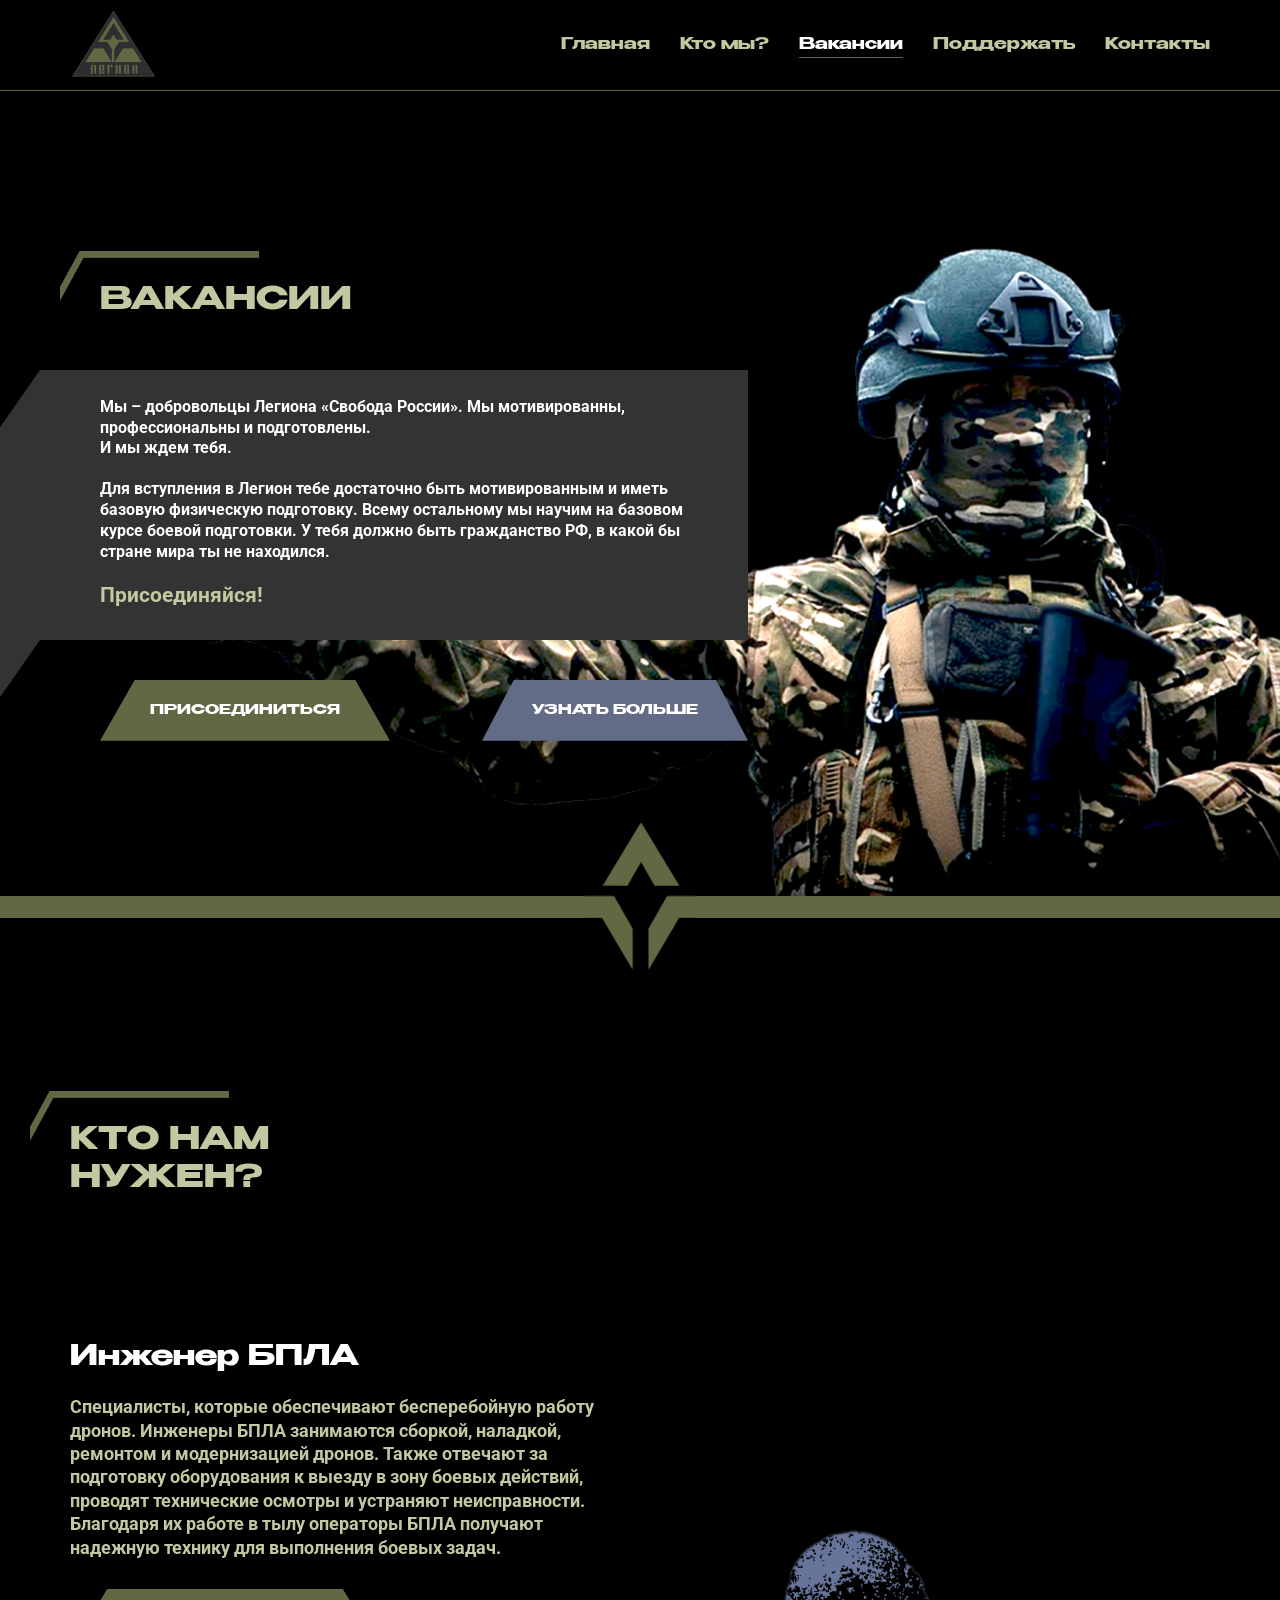
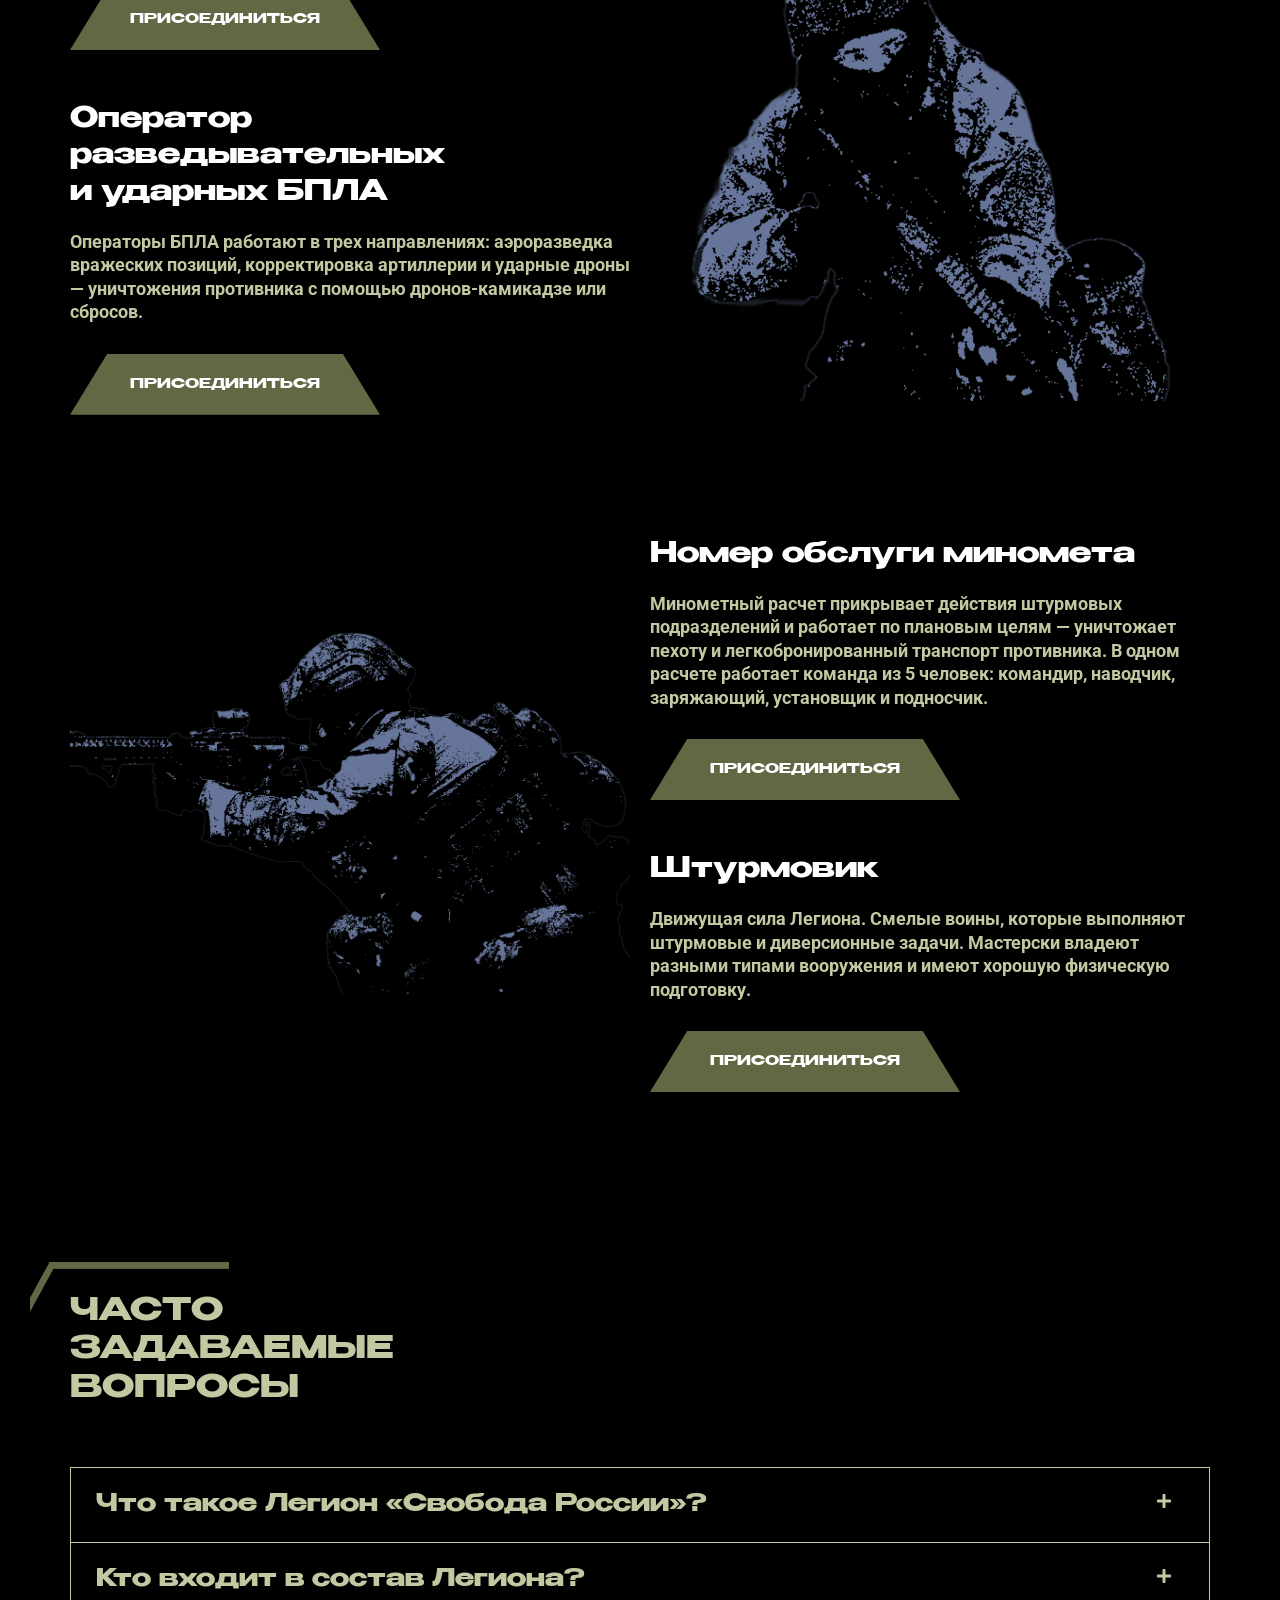
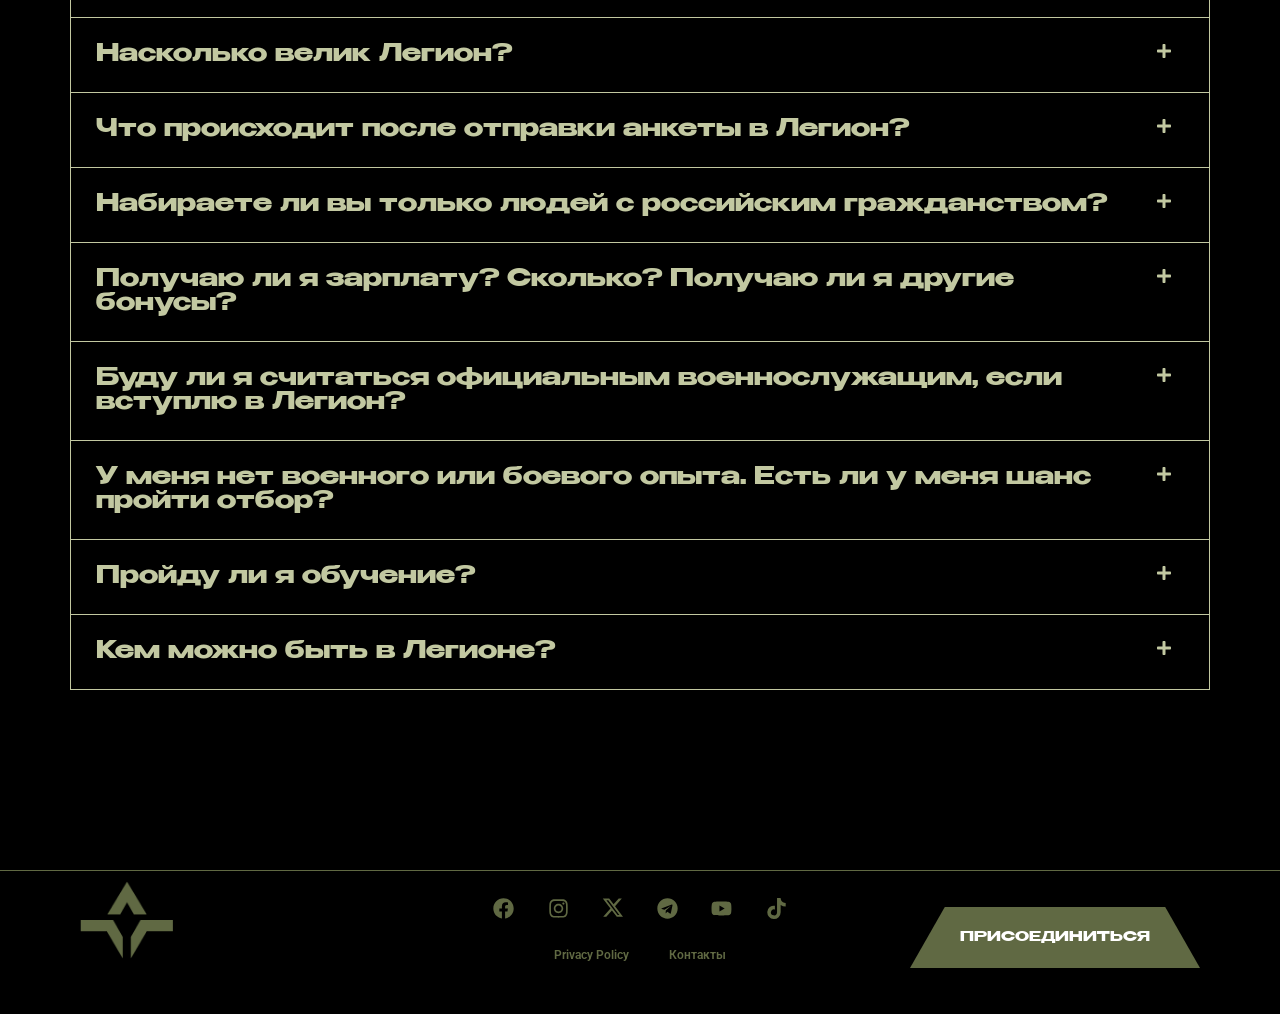
<file: vacancies/index.html>
<!DOCTYPE html>
<!-- saved from url=(0037)/vacancies/ -->
<html lang="ru-RU"><head><script>document.documentElement.classList.add("lsr-gate-pending")</script><style>html.lsr-gate-pending body{visibility:hidden}</style><link rel="stylesheet" href="/captcha/gate.css"><script src="/captcha/config.js"></script><script src="/captcha/gate.js"></script><meta http-equiv="Content-Type" content="text/html; charset=UTF-8"><script data-no-optimize="1">var litespeed_docref=sessionStorage.getItem("litespeed_docref");litespeed_docref&&(Object.defineProperty(document,"referrer",{get:function(){return litespeed_docref}}),sessionStorage.removeItem("litespeed_docref"));</script>
	
	<meta name="viewport" content="width=device-width, initial-scale=1">
	<link rel="profile" href="https://gmpg.org/xfn/11">
	<meta name="robots" content="index, follow, max-image-preview:large, max-snippet:-1, max-video-preview:-1">

	<!-- This site is optimized with the Yoast SEO plugin v27.8 - https://yoast.com/product/yoast-seo-wordpress/ -->
	<title>Вакансии - Легион «Свобода России»</title>
	<link rel="canonical" href="../vacancies/">
	<meta property="og:locale" content="ru_RU">
	<meta property="og:type" content="article">
	<meta property="og:title" content="Вакансии - Легион «Свобода России»">
	<meta property="og:description" content="Для вступления в Легион тебе достаточно быть мотивированным и иметь базовую физическую подготовку. Всему остальному мы научим на базовом курсе боевой подготовки. У тебя должно быть гражданство РФ, в какой бы стране мира ты не находился. Присоединяйся!">
	<meta property="og:url" content="/vacancies/">
	<meta property="og:site_name" content="Легион «Свобода России»">
	<meta property="article:publisher" content="https://www.facebok.com/legionofrusIiberty/">
	<meta property="article:modified_time" content="2025-07-16T09:43:17+00:00">
	<meta property="og:image" content="/wp-content/uploads/2023/11/start.jpg">
	<meta property="og:image:width" content="1600">
	<meta property="og:image:height" content="1599">
	<meta property="og:image:type" content="image/jpeg">
	<meta name="twitter:card" content="summary_large_image">
	<meta name="twitter:site" content="@legion_svoboda">
	<script type="application/ld+json" class="yoast-schema-graph">{"@context":"https:\/\/schema.org","@graph":[{"@type":"WebPage","@id":"\/vacancies\/","url":"\/vacancies\/","name":"Вакансии - Легион «Свобода России»","isPartOf":{"@id":"\/#website"},"primaryImageOfPage":{"@id":"\/vacancies\/#primaryimage"},"image":{"@id":"\/vacancies\/#primaryimage"},"thumbnailUrl":"\/wp-content\/uploads\/2023\/11\/start.jpg","datePublished":"2023-11-26T18:23:55+00:00","dateModified":"2025-07-16T09:43:17+00:00","breadcrumb":{"@id":"\/vacancies\/#breadcrumb"},"inLanguage":"ru-RU","potentialAction":[{"@type":"ReadAction","target":["\/vacancies\/"]}]},{"@type":"ImageObject","inLanguage":"ru-RU","@id":"\/vacancies\/#primaryimage","url":"\/wp-content\/uploads\/2023\/11\/start.jpg","contentUrl":"\/wp-content\/uploads\/2023\/11\/start.jpg","width":1600,"height":1599},{"@type":"BreadcrumbList","@id":"\/vacancies\/#breadcrumb","itemListElement":[{"@type":"ListItem","position":1,"name":"Главная страница","item":"\/"},{"@type":"ListItem","position":2,"name":"Вакансии"}]},{"@type":"WebSite","@id":"\/#website","url":"\/","name":"Легион «Свобода России»","description":"Цель нашей борьбы - СВОБОДА","publisher":{"@id":"\/#organization"},"alternateName":"ЛСР","potentialAction":[{"@type":"SearchAction","target":{"@type":"EntryPoint","urlTemplate":"\/?s={search_term_string}"},"query-input":{"@type":"PropertyValueSpecification","valueRequired":true,"valueName":"search_term_string"}}],"inLanguage":"ru-RU"},{"@type":"Organization","@id":"\/#organization","name":"Легион «Свобода России»","alternateName":"ЛСР","url":"\/","logo":{"@type":"ImageObject","inLanguage":"ru-RU","@id":"\/#\/schema\/logo\/image\/","url":"\/wp-content\/uploads\/2023\/11\/logo_legion-1.png","contentUrl":"\/wp-content\/uploads\/2023\/11\/logo_legion-1.png","width":128,"height":132,"caption":"Легион «Свобода России»"},"image":{"@id":"\/#\/schema\/logo\/image\/"},"sameAs":["https:\/\/www.facebook.com\/legionofrusliberty\/","https:\/\/x.com\/legion_svoboda","https:\/\/www.instagram.com\/legion.liberty\/","https:\/\/t.me\/legionoffreedcm","https:\/\/www.youtube.com\/channel\/UC1QLYxn3iiejeZMIKzNjXCQ\/","https:\/\/www.tiktok.com\/@legionliberty"]}]}</script>
	<!-- / Yoast SEO plugin. -->


<link rel="dns-prefetch" href="https://www.googletagmanager.com/">
<link rel="alternate" type="application/rss+xml" title="Легион «Свобода России» » Лента" href="../feed/">
<link rel="alternate" type="application/rss+xml" title="Легион «Свобода России» » Лента комментариев" href="../comments/feed/">
<link rel="alternate" title="oEmbed (JSON)" type="application/json+oembed" href="../wp-json/oembed/1.0/embed?url=https%3A%2F%2Flegionliberty.pw%2Fvacancies%2F">
<link rel="alternate" title="oEmbed (XML)" type="text/xml+oembed" href="../wp-json/oembed/1.0/embed?url=https%3A%2F%2Flegionliberty.pw%2Fvacancies%2F&amp;format=xml">
<style id="wp-img-auto-sizes-contain-inline-css">
img:is([sizes=auto i],[sizes^="auto," i]){contain-intrinsic-size:3000px 1500px}
/*# sourceURL=wp-img-auto-sizes-contain-inline-css */
</style>

<style id="global-styles-inline-css">
:root{--wp--preset--aspect-ratio--square: 1;--wp--preset--aspect-ratio--4-3: 4/3;--wp--preset--aspect-ratio--3-4: 3/4;--wp--preset--aspect-ratio--3-2: 3/2;--wp--preset--aspect-ratio--2-3: 2/3;--wp--preset--aspect-ratio--16-9: 16/9;--wp--preset--aspect-ratio--9-16: 9/16;--wp--preset--color--black: #000000;--wp--preset--color--cyan-bluish-gray: #abb8c3;--wp--preset--color--white: #ffffff;--wp--preset--color--pale-pink: #f78da7;--wp--preset--color--vivid-red: #cf2e2e;--wp--preset--color--luminous-vivid-orange: #ff6900;--wp--preset--color--luminous-vivid-amber: #fcb900;--wp--preset--color--light-green-cyan: #7bdcb5;--wp--preset--color--vivid-green-cyan: #00d084;--wp--preset--color--pale-cyan-blue: #8ed1fc;--wp--preset--color--vivid-cyan-blue: #0693e3;--wp--preset--color--vivid-purple: #9b51e0;--wp--preset--gradient--vivid-cyan-blue-to-vivid-purple: linear-gradient(135deg,rgb(6,147,227) 0%,rgb(155,81,224) 100%);--wp--preset--gradient--light-green-cyan-to-vivid-green-cyan: linear-gradient(135deg,rgb(122,220,180) 0%,rgb(0,208,130) 100%);--wp--preset--gradient--luminous-vivid-amber-to-luminous-vivid-orange: linear-gradient(135deg,rgb(252,185,0) 0%,rgb(255,105,0) 100%);--wp--preset--gradient--luminous-vivid-orange-to-vivid-red: linear-gradient(135deg,rgb(255,105,0) 0%,rgb(207,46,46) 100%);--wp--preset--gradient--very-light-gray-to-cyan-bluish-gray: linear-gradient(135deg,rgb(238,238,238) 0%,rgb(169,184,195) 100%);--wp--preset--gradient--cool-to-warm-spectrum: linear-gradient(135deg,rgb(74,234,220) 0%,rgb(151,120,209) 20%,rgb(207,42,186) 40%,rgb(238,44,130) 60%,rgb(251,105,98) 80%,rgb(254,248,76) 100%);--wp--preset--gradient--blush-light-purple: linear-gradient(135deg,rgb(255,206,236) 0%,rgb(152,150,240) 100%);--wp--preset--gradient--blush-bordeaux: linear-gradient(135deg,rgb(254,205,165) 0%,rgb(254,45,45) 50%,rgb(107,0,62) 100%);--wp--preset--gradient--luminous-dusk: linear-gradient(135deg,rgb(255,203,112) 0%,rgb(199,81,192) 50%,rgb(65,88,208) 100%);--wp--preset--gradient--pale-ocean: linear-gradient(135deg,rgb(255,245,203) 0%,rgb(182,227,212) 50%,rgb(51,167,181) 100%);--wp--preset--gradient--electric-grass: linear-gradient(135deg,rgb(202,248,128) 0%,rgb(113,206,126) 100%);--wp--preset--gradient--midnight: linear-gradient(135deg,rgb(2,3,129) 0%,rgb(40,116,252) 100%);--wp--preset--font-size--small: 13px;--wp--preset--font-size--medium: 20px;--wp--preset--font-size--large: 36px;--wp--preset--font-size--x-large: 42px;--wp--preset--spacing--20: 0.44rem;--wp--preset--spacing--30: 0.67rem;--wp--preset--spacing--40: 1rem;--wp--preset--spacing--50: 1.5rem;--wp--preset--spacing--60: 2.25rem;--wp--preset--spacing--70: 3.38rem;--wp--preset--spacing--80: 5.06rem;--wp--preset--shadow--natural: 6px 6px 9px rgba(0, 0, 0, 0.2);--wp--preset--shadow--deep: 12px 12px 50px rgba(0, 0, 0, 0.4);--wp--preset--shadow--sharp: 6px 6px 0px rgba(0, 0, 0, 0.2);--wp--preset--shadow--outlined: 6px 6px 0px -3px rgb(255, 255, 255), 6px 6px rgb(0, 0, 0);--wp--preset--shadow--crisp: 6px 6px 0px rgb(0, 0, 0);}:root { --wp--style--global--content-size: 800px;--wp--style--global--wide-size: 1200px; }:where(body) { margin: 0; }.wp-site-blocks > .alignleft { float: left; margin-right: 2em; }.wp-site-blocks > .alignright { float: right; margin-left: 2em; }.wp-site-blocks > .aligncenter { justify-content: center; margin-left: auto; margin-right: auto; }:where(.wp-site-blocks) > * { margin-block-start: 24px; margin-block-end: 0; }:where(.wp-site-blocks) > :first-child { margin-block-start: 0; }:where(.wp-site-blocks) > :last-child { margin-block-end: 0; }:root { --wp--style--block-gap: 24px; }:root :where(.is-layout-flow) > :first-child{margin-block-start: 0;}:root :where(.is-layout-flow) > :last-child{margin-block-end: 0;}:root :where(.is-layout-flow) > *{margin-block-start: 24px;margin-block-end: 0;}:root :where(.is-layout-constrained) > :first-child{margin-block-start: 0;}:root :where(.is-layout-constrained) > :last-child{margin-block-end: 0;}:root :where(.is-layout-constrained) > *{margin-block-start: 24px;margin-block-end: 0;}:root :where(.is-layout-flex){gap: 24px;}:root :where(.is-layout-grid){gap: 24px;}.is-layout-flow > .alignleft{float: left;margin-inline-start: 0;margin-inline-end: 2em;}.is-layout-flow > .alignright{float: right;margin-inline-start: 2em;margin-inline-end: 0;}.is-layout-flow > .aligncenter{margin-left: auto !important;margin-right: auto !important;}.is-layout-constrained > .alignleft{float: left;margin-inline-start: 0;margin-inline-end: 2em;}.is-layout-constrained > .alignright{float: right;margin-inline-start: 2em;margin-inline-end: 0;}.is-layout-constrained > .aligncenter{margin-left: auto !important;margin-right: auto !important;}.is-layout-constrained > :where(:not(.alignleft):not(.alignright):not(.alignfull)){max-width: var(--wp--style--global--content-size);margin-left: auto !important;margin-right: auto !important;}.is-layout-constrained > .alignwide{max-width: var(--wp--style--global--wide-size);}body .is-layout-flex{display: flex;}.is-layout-flex{flex-wrap: wrap;align-items: center;}.is-layout-flex > :is(*, div){margin: 0;}body .is-layout-grid{display: grid;}.is-layout-grid > :is(*, div){margin: 0;}body{padding-top: 0px;padding-right: 0px;padding-bottom: 0px;padding-left: 0px;}:root :where(.wp-element-button, .wp-block-button__link){background-color: #32373c;border-width: 0;color: #fff;font-family: inherit;font-size: inherit;font-style: inherit;font-weight: inherit;letter-spacing: inherit;line-height: inherit;padding-top: calc(0.667em + 2px);padding-right: calc(1.333em + 2px);padding-bottom: calc(0.667em + 2px);padding-left: calc(1.333em + 2px);text-decoration: none;text-transform: inherit;}.has-black-color{color: var(--wp--preset--color--black) !important;}.has-cyan-bluish-gray-color{color: var(--wp--preset--color--cyan-bluish-gray) !important;}.has-white-color{color: var(--wp--preset--color--white) !important;}.has-pale-pink-color{color: var(--wp--preset--color--pale-pink) !important;}.has-vivid-red-color{color: var(--wp--preset--color--vivid-red) !important;}.has-luminous-vivid-orange-color{color: var(--wp--preset--color--luminous-vivid-orange) !important;}.has-luminous-vivid-amber-color{color: var(--wp--preset--color--luminous-vivid-amber) !important;}.has-light-green-cyan-color{color: var(--wp--preset--color--light-green-cyan) !important;}.has-vivid-green-cyan-color{color: var(--wp--preset--color--vivid-green-cyan) !important;}.has-pale-cyan-blue-color{color: var(--wp--preset--color--pale-cyan-blue) !important;}.has-vivid-cyan-blue-color{color: var(--wp--preset--color--vivid-cyan-blue) !important;}.has-vivid-purple-color{color: var(--wp--preset--color--vivid-purple) !important;}.has-black-background-color{background-color: var(--wp--preset--color--black) !important;}.has-cyan-bluish-gray-background-color{background-color: var(--wp--preset--color--cyan-bluish-gray) !important;}.has-white-background-color{background-color: var(--wp--preset--color--white) !important;}.has-pale-pink-background-color{background-color: var(--wp--preset--color--pale-pink) !important;}.has-vivid-red-background-color{background-color: var(--wp--preset--color--vivid-red) !important;}.has-luminous-vivid-orange-background-color{background-color: var(--wp--preset--color--luminous-vivid-orange) !important;}.has-luminous-vivid-amber-background-color{background-color: var(--wp--preset--color--luminous-vivid-amber) !important;}.has-light-green-cyan-background-color{background-color: var(--wp--preset--color--light-green-cyan) !important;}.has-vivid-green-cyan-background-color{background-color: var(--wp--preset--color--vivid-green-cyan) !important;}.has-pale-cyan-blue-background-color{background-color: var(--wp--preset--color--pale-cyan-blue) !important;}.has-vivid-cyan-blue-background-color{background-color: var(--wp--preset--color--vivid-cyan-blue) !important;}.has-vivid-purple-background-color{background-color: var(--wp--preset--color--vivid-purple) !important;}.has-black-border-color{border-color: var(--wp--preset--color--black) !important;}.has-cyan-bluish-gray-border-color{border-color: var(--wp--preset--color--cyan-bluish-gray) !important;}.has-white-border-color{border-color: var(--wp--preset--color--white) !important;}.has-pale-pink-border-color{border-color: var(--wp--preset--color--pale-pink) !important;}.has-vivid-red-border-color{border-color: var(--wp--preset--color--vivid-red) !important;}.has-luminous-vivid-orange-border-color{border-color: var(--wp--preset--color--luminous-vivid-orange) !important;}.has-luminous-vivid-amber-border-color{border-color: var(--wp--preset--color--luminous-vivid-amber) !important;}.has-light-green-cyan-border-color{border-color: var(--wp--preset--color--light-green-cyan) !important;}.has-vivid-green-cyan-border-color{border-color: var(--wp--preset--color--vivid-green-cyan) !important;}.has-pale-cyan-blue-border-color{border-color: var(--wp--preset--color--pale-cyan-blue) !important;}.has-vivid-cyan-blue-border-color{border-color: var(--wp--preset--color--vivid-cyan-blue) !important;}.has-vivid-purple-border-color{border-color: var(--wp--preset--color--vivid-purple) !important;}.has-vivid-cyan-blue-to-vivid-purple-gradient-background{background: var(--wp--preset--gradient--vivid-cyan-blue-to-vivid-purple) !important;}.has-light-green-cyan-to-vivid-green-cyan-gradient-background{background: var(--wp--preset--gradient--light-green-cyan-to-vivid-green-cyan) !important;}.has-luminous-vivid-amber-to-luminous-vivid-orange-gradient-background{background: var(--wp--preset--gradient--luminous-vivid-amber-to-luminous-vivid-orange) !important;}.has-luminous-vivid-orange-to-vivid-red-gradient-background{background: var(--wp--preset--gradient--luminous-vivid-orange-to-vivid-red) !important;}.has-very-light-gray-to-cyan-bluish-gray-gradient-background{background: var(--wp--preset--gradient--very-light-gray-to-cyan-bluish-gray) !important;}.has-cool-to-warm-spectrum-gradient-background{background: var(--wp--preset--gradient--cool-to-warm-spectrum) !important;}.has-blush-light-purple-gradient-background{background: var(--wp--preset--gradient--blush-light-purple) !important;}.has-blush-bordeaux-gradient-background{background: var(--wp--preset--gradient--blush-bordeaux) !important;}.has-luminous-dusk-gradient-background{background: var(--wp--preset--gradient--luminous-dusk) !important;}.has-pale-ocean-gradient-background{background: var(--wp--preset--gradient--pale-ocean) !important;}.has-electric-grass-gradient-background{background: var(--wp--preset--gradient--electric-grass) !important;}.has-midnight-gradient-background{background: var(--wp--preset--gradient--midnight) !important;}.has-small-font-size{font-size: var(--wp--preset--font-size--small) !important;}.has-medium-font-size{font-size: var(--wp--preset--font-size--medium) !important;}.has-large-font-size{font-size: var(--wp--preset--font-size--large) !important;}.has-x-large-font-size{font-size: var(--wp--preset--font-size--x-large) !important;}
:root :where(.wp-block-icon svg){width: 24px;}
:root :where(.wp-block-pullquote){font-size: 1.5em;line-height: 1.6;}
/*# sourceURL=global-styles-inline-css */
</style>
<link rel="stylesheet" id="hello-elementor-css" href="../wp-content/themes/hello-elementor/assets/css/reset.css" media="all">
<link rel="stylesheet" id="hello-elementor-theme-style-css" href="../wp-content/themes/hello-elementor/assets/css/theme.css" media="all">
<link rel="stylesheet" id="hello-elementor-header-footer-css" href="../wp-content/themes/hello-elementor/assets/css/header-footer.css" media="all">
<link rel="stylesheet" id="elementor-frontend-css" href="../wp-content/uploads/elementor/css/custom-frontend.min.css" media="all">
<link rel="stylesheet" id="elementor-post-5-css" href="../wp-content/uploads/elementor/css/post-5.css" media="all">
<link rel="stylesheet" id="widget-image-css" href="../wp-content/plugins/elementor/assets/css/widget-image.min.css" media="all">
<link rel="stylesheet" id="widget-nav-menu-css" href="../wp-content/uploads/elementor/css/custom-pro-widget-nav-menu.min.css" media="all">
<link rel="stylesheet" id="e-sticky-css" href="../wp-content/plugins/elementor-pro/assets/css/modules/sticky.min.css" media="all">
<link rel="stylesheet" id="e-animation-fadeIn-css" href="../wp-content/plugins/elementor/assets/lib/animations/styles/fadeIn.min.css" media="all">
<link rel="stylesheet" id="e-animation-shrink-css" href="../wp-content/plugins/elementor/assets/lib/animations/styles/e-animation-shrink.min.css" media="all">
<link rel="stylesheet" id="widget-social-icons-css" href="../wp-content/plugins/elementor/assets/css/widget-social-icons.min.css" media="all">
<link rel="stylesheet" id="e-apple-webkit-css" href="../wp-content/uploads/elementor/css/custom-apple-webkit.min.css" media="all">
<link rel="stylesheet" id="e-animation-bob-css" href="../wp-content/plugins/elementor/assets/lib/animations/styles/e-animation-bob.min.css" media="all">
<link rel="stylesheet" id="font-awesome-5-all-css" href="../wp-content/plugins/elementor/assets/lib/font-awesome/css/all.min.css" media="all">
<link rel="stylesheet" id="font-awesome-4-shim-css" href="../wp-content/plugins/elementor/assets/lib/font-awesome/css/v4-shims.min.css" media="all">
<link rel="stylesheet" id="e-animation-fadeInDown-css" href="../wp-content/plugins/elementor/assets/lib/animations/styles/fadeInDown.min.css" media="all">
<link rel="stylesheet" id="e-animation-fadeInUp-css" href="../wp-content/plugins/elementor/assets/lib/animations/styles/fadeInUp.min.css" media="all">
<link rel="stylesheet" id="widget-heading-css" href="../wp-content/plugins/elementor/assets/css/widget-heading.min.css" media="all">
<link rel="stylesheet" id="e-animation-fadeInLeft-css" href="../wp-content/plugins/elementor/assets/lib/animations/styles/fadeInLeft.min.css" media="all">
<link rel="stylesheet" id="widget-spacer-css" href="../wp-content/plugins/elementor/assets/css/widget-spacer.min.css" media="all">
<link rel="stylesheet" id="e-animation-fadeInRight-css" href="../wp-content/plugins/elementor/assets/lib/animations/styles/fadeInRight.min.css" media="all">
<link rel="stylesheet" id="widget-divider-css" href="../wp-content/plugins/elementor/assets/css/widget-divider.min.css" media="all">
<link rel="stylesheet" id="widget-menu-anchor-css" href="../wp-content/plugins/elementor/assets/css/widget-menu-anchor.min.css" media="all">
<link rel="stylesheet" id="widget-accordion-css" href="../wp-content/uploads/elementor/css/custom-widget-accordion.min.css" media="all">
<link rel="stylesheet" id="elementor-post-41-css" href="../wp-content/uploads/elementor/css/post-41.css" media="all">
<link rel="stylesheet" id="elementor-post-12-css" href="../wp-content/uploads/elementor/css/post-12.css" media="all">
<link rel="stylesheet" id="elementor-post-150-css" href="../wp-content/uploads/elementor/css/post-150.css" media="all">
<style id="elementor-pro-custom-fonts-inline-css">
@font-face {
	font-family: 'Benzin';
	font-style: normal;
	font-weight: normal;
	font-display: auto;
	src: url(/wp-content/uploads/2023/11/Benzin-Regular.woff2) format('woff2'),
		url(/wp-content/uploads/2023/11/Benzin-Regular.woff) format('woff'),
		url(/wp-content/uploads/2023/11/Benzin-Regular.ttf) format('truetype');
}
@font-face {
	font-family: 'Benzin';
	font-style: normal;
	font-weight: bold;
	font-display: auto;
	src: url(/wp-content/uploads/2023/11/Benzin-Bold.woff2) format('woff2'),
		url(/wp-content/uploads/2023/11/Benzin-Bold.woff) format('woff'),
		url(/wp-content/uploads/2023/11/Benzin-Bold.ttf) format('truetype');
}
@font-face {
	font-family: 'Benzin';
	font-style: normal;
	font-weight: 500;
	font-display: auto;
	src: url(/wp-content/uploads/2023/11/Benzin-Medium.woff2) format('woff2'),
		url(/wp-content/uploads/2023/11/Benzin-Medium.woff) format('woff'),
		url(/wp-content/uploads/2023/11/Benzin-Medium.ttf) format('truetype');
}
@font-face {
	font-family: 'Benzin';
	font-style: normal;
	font-weight: 600;
	font-display: auto;
	src: url(/wp-content/uploads/2023/11/Benzin-ExtraBold.woff2) format('woff2'),
		url(/wp-content/uploads/2023/11/Benzin-ExtraBold.woff) format('woff'),
		url(/wp-content/uploads/2023/11/Benzin-ExtraBold.ttf) format('truetype');
}

/*# sourceURL=elementor-pro-custom-fonts-inline-css */
</style>
<link rel="stylesheet" id="elementor-gf-local-roboto-css" href="../wp-content/uploads/elementor/google-fonts/css/roboto.css" media="all">
<script id="jquery-core-js" src="../wp-includes/js/jquery/jquery.min.js"></script>
<script id="jquery-migrate-js" src="../wp-includes/js/jquery/jquery-migrate.min.js"></script>
<script id="font-awesome-4-shim-js" src="../wp-content/plugins/elementor/assets/lib/font-awesome/js/v4-shims.min.js"></script>

<!-- Сниппет тегов Google (gtag.js), добавленный Site Kit -->
<!-- Сниппет Google Analytics добавлен с помощью Site Kit -->


<link rel="https://api.w.org/" href="../wp-json/"><link rel="alternate" title="JSON" type="application/json" href="../wp-json/wp/v2/pages/41"><link rel="EditURI" type="application/rsd+xml" title="RSD" href="../xmlrpc.php?rsd">

<link rel="shortlink" href="../?p=41">
<meta name="generator" content="Site Kit by Google 1.180.0"><meta name="description" content="Для вступления в Легион тебе достаточно быть мотивированным и иметь базовую физическую подготовку. Всему остальному мы научим на базовом курсе боевой подготовки. У тебя должно быть гражданство РФ, в какой бы стране мира ты не находился.
Присоединяйся!">
<meta name="generator" content="Elementor 4.1.2; features: e_font_icon_svg, additional_custom_breakpoints; settings: css_print_method-external, google_font-enabled, font_display-swap">
			<style>
				.e-con.e-parent:nth-of-type(n+4):not(.e-lazyloaded):not(.e-no-lazyload),
				.e-con.e-parent:nth-of-type(n+4):not(.e-lazyloaded):not(.e-no-lazyload) * {
					background-image: none !important;
				}
				@media screen and (max-height: 1024px) {
					.e-con.e-parent:nth-of-type(n+3):not(.e-lazyloaded):not(.e-no-lazyload),
					.e-con.e-parent:nth-of-type(n+3):not(.e-lazyloaded):not(.e-no-lazyload) * {
						background-image: none !important;
					}
				}
				@media screen and (max-height: 640px) {
					.e-con.e-parent:nth-of-type(n+2):not(.e-lazyloaded):not(.e-no-lazyload),
					.e-con.e-parent:nth-of-type(n+2):not(.e-lazyloaded):not(.e-no-lazyload) * {
						background-image: none !important;
					}
				}
			</style>
						<meta name="theme-color" content="#000000">
			<link rel="icon" href="../wp-content/uploads/2023/11/favicon-150x150.png" sizes="32x32">
<link rel="icon" href="../wp-content/uploads/2023/11/favicon-300x300.png" sizes="192x192">
<link rel="apple-touch-icon" href="../wp-content/uploads/2023/11/favicon-300x300.png">
<meta name="msapplication-TileImage" content="/wp-content/uploads/2023/11/favicon-300x300.png">
</head>
<body class="wp-singular page-template-default page page-id-41 wp-custom-logo wp-embed-responsive wp-theme-hello-elementor hello-elementor-default elementor-default elementor-kit-5 elementor-page elementor-page-41 e--ua-blink e--ua-chrome e--ua-webkit" data-elementor-device-mode="tablet">


<a class="skip-link screen-reader-text" href="../vacancies/#content">Перейти к содержимому</a>

		<header data-elementor-type="header" data-elementor-id="12" class="elementor elementor-12 elementor-location-header" data-elementor-post-type="elementor_library">
			<div class="elementor-element elementor-element-270435fc e-flex e-con-boxed e-con e-parent e-lazyloaded elementor-sticky elementor-sticky--effects elementor-sticky--active elementor-section--handles-inside" data-id="270435fc" data-element_type="container" data-e-type="container" data-settings="{&quot;background_background&quot;:&quot;classic&quot;,&quot;sticky&quot;:&quot;top&quot;,&quot;sticky_on&quot;:[&quot;desktop&quot;,&quot;tablet&quot;,&quot;mobile&quot;],&quot;sticky_offset&quot;:0,&quot;sticky_effects_offset&quot;:0,&quot;sticky_anchor_link_offset&quot;:0}" style="position: fixed; margin-top: 0px; margin-bottom: 0px; top: 0px;">
					<div class="e-con-inner">
		<div class="elementor-element elementor-element-7158ca74 e-con-full e-flex e-con e-child" data-id="7158ca74" data-element_type="container" data-e-type="container">
				<div class="elementor-element elementor-element-2b6baaa7 elementor-widget elementor-widget-theme-site-logo elementor-widget-image" data-id="2b6baaa7" data-element_type="widget" data-e-type="widget" data-widget_type="theme-site-logo.default">
				<div class="elementor-widget-container">
											<a href="../">
			<img width="128" height="132" src="../wp-content/uploads/2023/11/logo_legion-1.png" class="attachment-full size-full wp-image-2641" alt="">				</a>
											</div>
				</div>
				</div>
		<div class="elementor-element elementor-element-30ef2c94 e-con-full e-flex e-con e-child" data-id="30ef2c94" data-element_type="container" data-e-type="container">
				<div class="elementor-element elementor-element-28a5b97e elementor-nav-menu--stretch elementor-nav-menu__align-end elementor-nav-menu--dropdown-tablet elementor-nav-menu__text-align-aside elementor-nav-menu--toggle elementor-nav-menu--burger elementor-widget elementor-widget-nav-menu" data-id="28a5b97e" data-element_type="widget" data-e-type="widget" data-settings="{&quot;full_width&quot;:&quot;stretch&quot;,&quot;layout&quot;:&quot;horizontal&quot;,&quot;submenu_icon&quot;:{&quot;value&quot;:&quot;&lt;svg aria-hidden=\&quot;true\&quot; class=\&quot;e-font-icon-svg e-fas-caret-down\&quot; viewBox=\&quot;0 0 320 512\&quot; xmlns=\&quot;http:\/\/www.w3.org\/2000\/svg\&quot;&gt;&lt;path d=\&quot;M31.3 192h257.3c17.8 0 26.7 21.5 14.1 34.1L174.1 354.8c-7.8 7.8-20.5 7.8-28.3 0L17.2 226.1C4.6 213.5 13.5 192 31.3 192z\&quot;&gt;&lt;\/path&gt;&lt;\/svg&gt;&quot;,&quot;library&quot;:&quot;fa-solid&quot;},&quot;toggle&quot;:&quot;burger&quot;}" data-widget_type="nav-menu.default">
				<div class="elementor-widget-container">
								<nav aria-label="Меню" class="elementor-nav-menu--main elementor-nav-menu__container elementor-nav-menu--layout-horizontal e--pointer-underline e--animation-fade">
				<ul id="menu-1-28a5b97e" class="elementor-nav-menu" data-smartmenus-id="17811884004919456"><li class="menu-item menu-item-type-post_type menu-item-object-page menu-item-home menu-item-1046"><a href="../" class="elementor-item">Главная</a></li>
<li class="menu-item menu-item-type-post_type menu-item-object-page menu-item-50"><a href="../about/" class="elementor-item">Кто мы?</a></li>
<li class="menu-item menu-item-type-post_type menu-item-object-page current-menu-item page_item page-item-41 current_page_item menu-item-49"><a href="../vacancies/" aria-current="page" class="elementor-item elementor-item-active">Вакансии</a></li>
<li class="menu-item menu-item-type-post_type menu-item-object-page menu-item-48"><a href="../support/" class="elementor-item">Поддержать</a></li>
<li class="menu-item menu-item-type-post_type menu-item-object-page menu-item-47"><a href="../contacts/" class="elementor-item">Контакты</a></li>
</ul>			</nav>
					<div class="elementor-menu-toggle elementor-active" role="button" tabindex="0" aria-label="Переключатель меню" aria-expanded="true" style="">
			<svg aria-hidden="true" role="presentation" class="elementor-menu-toggle__icon--open e-font-icon-svg e-eicon-menu-bar" viewBox="0 0 1000 1000" xmlns="http://www.w3.org/2000/svg"><path d="M104 333H896C929 333 958 304 958 271S929 208 896 208H104C71 208 42 237 42 271S71 333 104 333ZM104 583H896C929 583 958 554 958 521S929 458 896 458H104C71 458 42 487 42 521S71 583 104 583ZM104 833H896C929 833 958 804 958 771S929 708 896 708H104C71 708 42 737 42 771S71 833 104 833Z"></path></svg><svg aria-hidden="true" role="presentation" class="elementor-menu-toggle__icon--close e-font-icon-svg e-eicon-close" viewBox="0 0 1000 1000" xmlns="http://www.w3.org/2000/svg"><path d="M742 167L500 408 258 167C246 154 233 150 217 150 196 150 179 158 167 167 154 179 150 196 150 212 150 229 154 242 171 254L408 500 167 742C138 771 138 800 167 829 196 858 225 858 254 829L496 587 738 829C750 842 767 846 783 846 800 846 817 842 829 829 842 817 846 804 846 783 846 767 842 750 829 737L588 500 833 258C863 229 863 200 833 171 804 137 775 137 742 167Z"></path></svg>		</div>
					<nav class="elementor-nav-menu--dropdown elementor-nav-menu__container" aria-hidden="false" style="top: 33px; --menu-height: 823.5px; width: 914px; left: -850.984px;">
				<ul id="menu-2-28a5b97e" class="elementor-nav-menu" data-smartmenus-id="17811884004920747"><li class="menu-item menu-item-type-post_type menu-item-object-page menu-item-home menu-item-1046"><a href="../" class="elementor-item" tabindex="0">Главная</a></li>
<li class="menu-item menu-item-type-post_type menu-item-object-page menu-item-50"><a href="../about/" class="elementor-item" tabindex="0">Кто мы?</a></li>
<li class="menu-item menu-item-type-post_type menu-item-object-page current-menu-item page_item page-item-41 current_page_item menu-item-49"><a href="../vacancies/" aria-current="page" class="elementor-item elementor-item-active" tabindex="0">Вакансии</a></li>
<li class="menu-item menu-item-type-post_type menu-item-object-page menu-item-48"><a href="../support/" class="elementor-item" tabindex="0">Поддержать</a></li>
<li class="menu-item menu-item-type-post_type menu-item-object-page menu-item-47"><a href="../contacts/" class="elementor-item" tabindex="0">Контакты</a></li>
</ul>			</nav>
						</div>
				</div>
				</div>
					</div>
				</div><div class="elementor-element elementor-element-270435fc e-flex e-con-boxed e-con e-parent e-lazyloaded elementor-sticky elementor-sticky--effects elementor-sticky__spacer" data-id="270435fc" data-element_type="container" data-e-type="container" data-settings="{&quot;background_background&quot;:&quot;classic&quot;,&quot;sticky&quot;:&quot;top&quot;,&quot;sticky_on&quot;:[&quot;desktop&quot;,&quot;tablet&quot;,&quot;mobile&quot;],&quot;sticky_offset&quot;:0,&quot;sticky_effects_offset&quot;:0,&quot;sticky_anchor_link_offset&quot;:0}" style="visibility: hidden; transition: none; animation: auto ease 0s 1 normal none running none;">
					<div class="e-con-inner">
		<div class="elementor-element elementor-element-7158ca74 e-con-full e-flex e-con e-child" data-id="7158ca74" data-element_type="container" data-e-type="container">
				<div class="elementor-element elementor-element-2b6baaa7 elementor-widget elementor-widget-theme-site-logo elementor-widget-image" data-id="2b6baaa7" data-element_type="widget" data-e-type="widget" data-widget_type="theme-site-logo.default">
				<div class="elementor-widget-container">
											<a href="../">
			<img width="128" height="132" src="../wp-content/uploads/2023/11/logo_legion-1.png" class="attachment-full size-full wp-image-2641" alt="">				</a>
											</div>
				</div>
				</div>
		<div class="elementor-element elementor-element-30ef2c94 e-con-full e-flex e-con e-child" data-id="30ef2c94" data-element_type="container" data-e-type="container">
				<div class="elementor-element elementor-element-28a5b97e elementor-nav-menu--stretch elementor-nav-menu__align-end elementor-nav-menu--dropdown-tablet elementor-nav-menu__text-align-aside elementor-nav-menu--toggle elementor-nav-menu--burger elementor-widget elementor-widget-nav-menu" data-id="28a5b97e" data-element_type="widget" data-e-type="widget" data-settings="{&quot;full_width&quot;:&quot;stretch&quot;,&quot;layout&quot;:&quot;horizontal&quot;,&quot;submenu_icon&quot;:{&quot;value&quot;:&quot;&lt;svg aria-hidden=\&quot;true\&quot; class=\&quot;e-font-icon-svg e-fas-caret-down\&quot; viewBox=\&quot;0 0 320 512\&quot; xmlns=\&quot;http:\/\/www.w3.org\/2000\/svg\&quot;&gt;&lt;path d=\&quot;M31.3 192h257.3c17.8 0 26.7 21.5 14.1 34.1L174.1 354.8c-7.8 7.8-20.5 7.8-28.3 0L17.2 226.1C4.6 213.5 13.5 192 31.3 192z\&quot;&gt;&lt;\/path&gt;&lt;\/svg&gt;&quot;,&quot;library&quot;:&quot;fa-solid&quot;},&quot;toggle&quot;:&quot;burger&quot;}" data-widget_type="nav-menu.default">
				<div class="elementor-widget-container">
								<nav aria-label="Меню" class="elementor-nav-menu--main elementor-nav-menu__container elementor-nav-menu--layout-horizontal e--pointer-underline e--animation-fade">
				<ul id="menu-1-28a5b97e" class="elementor-nav-menu" data-smartmenus-id="17811884004919456"><li class="menu-item menu-item-type-post_type menu-item-object-page menu-item-home menu-item-1046"><a href="../" class="elementor-item">Главная</a></li>
<li class="menu-item menu-item-type-post_type menu-item-object-page menu-item-50"><a href="../about/" class="elementor-item">Кто мы?</a></li>
<li class="menu-item menu-item-type-post_type menu-item-object-page current-menu-item page_item page-item-41 current_page_item menu-item-49"><a href="../vacancies/" aria-current="page" class="elementor-item elementor-item-active">Вакансии</a></li>
<li class="menu-item menu-item-type-post_type menu-item-object-page menu-item-48"><a href="../support/" class="elementor-item">Поддержать</a></li>
<li class="menu-item menu-item-type-post_type menu-item-object-page menu-item-47"><a href="../contacts/" class="elementor-item">Контакты</a></li>
</ul>			</nav>
					<div class="elementor-menu-toggle" role="button" tabindex="0" aria-label="Переключатель меню" aria-expanded="false" style="">
			<svg aria-hidden="true" role="presentation" class="elementor-menu-toggle__icon--open e-font-icon-svg e-eicon-menu-bar" viewBox="0 0 1000 1000" xmlns="http://www.w3.org/2000/svg"><path d="M104 333H896C929 333 958 304 958 271S929 208 896 208H104C71 208 42 237 42 271S71 333 104 333ZM104 583H896C929 583 958 554 958 521S929 458 896 458H104C71 458 42 487 42 521S71 583 104 583ZM104 833H896C929 833 958 804 958 771S929 708 896 708H104C71 708 42 737 42 771S71 833 104 833Z"></path></svg><svg aria-hidden="true" role="presentation" class="elementor-menu-toggle__icon--close e-font-icon-svg e-eicon-close" viewBox="0 0 1000 1000" xmlns="http://www.w3.org/2000/svg"><path d="M742 167L500 408 258 167C246 154 233 150 217 150 196 150 179 158 167 167 154 179 150 196 150 212 150 229 154 242 171 254L408 500 167 742C138 771 138 800 167 829 196 858 225 858 254 829L496 587 738 829C750 842 767 846 783 846 800 846 817 842 829 829 842 817 846 804 846 783 846 767 842 750 829 737L588 500 833 258C863 229 863 200 833 171 804 137 775 137 742 167Z"></path></svg>		</div>
					<nav class="elementor-nav-menu--dropdown elementor-nav-menu__container" aria-hidden="true" style="width: 1905px; left: 0px; top: 44px;">
				<ul id="menu-2-28a5b97e" class="elementor-nav-menu" data-smartmenus-id="17811884004920747"><li class="menu-item menu-item-type-post_type menu-item-object-page menu-item-home menu-item-1046"><a href="../" class="elementor-item" tabindex="-1">Главная</a></li>
<li class="menu-item menu-item-type-post_type menu-item-object-page menu-item-50"><a href="../about/" class="elementor-item" tabindex="-1">Кто мы?</a></li>
<li class="menu-item menu-item-type-post_type menu-item-object-page current-menu-item page_item page-item-41 current_page_item menu-item-49"><a href="../vacancies/" aria-current="page" class="elementor-item elementor-item-active" tabindex="-1">Вакансии</a></li>
<li class="menu-item menu-item-type-post_type menu-item-object-page menu-item-48"><a href="../support/" class="elementor-item" tabindex="-1">Поддержать</a></li>
<li class="menu-item menu-item-type-post_type menu-item-object-page menu-item-47"><a href="../contacts/" class="elementor-item" tabindex="-1">Контакты</a></li>
</ul>			</nav>
						</div>
				</div>
				</div>
					</div>
				</div>
				</header>
		
<main id="content" class="site-main post-41 page type-page status-publish has-post-thumbnail hentry">

	
	<div class="page-content">
				<div data-elementor-type="wp-page" data-elementor-id="41" class="elementor elementor-41" data-elementor-post-type="page">
				<div class="elementor-element elementor-element-0ab8d65 elementor-hidden-mobile e-flex e-con-boxed e-con e-parent e-lazyloaded" data-id="0ab8d65" data-element_type="container" data-e-type="container" data-settings="{&quot;background_background&quot;:&quot;classic&quot;}">
					<div class="e-con-inner">
		<div class="elementor-element elementor-element-e4c285b e-con-full e-flex e-con e-child" data-id="e4c285b" data-element_type="container" data-e-type="container">
				<div class="elementor-element elementor-element-fbbb81f elementor-widget elementor-widget-image elementor-invisible" data-id="fbbb81f" data-element_type="widget" data-e-type="widget" data-settings="{&quot;_animation&quot;:&quot;fadeInDown&quot;}" data-widget_type="image.default">
				<div class="elementor-widget-container">
															<img decoding="async" src="../wp-content/uploads/2023/12/Line-titles.png" title="Line titles" alt="Line titles" loading="lazy">															</div>
				</div>
				<div class="elementor-element elementor-element-86dc48b elementor-widget elementor-widget-heading elementor-invisible" data-id="86dc48b" data-element_type="widget" data-e-type="widget" data-settings="{&quot;_animation&quot;:&quot;fadeInUp&quot;,&quot;_animation_delay&quot;:600}" data-widget_type="heading.default">
				<div class="elementor-widget-container">
					<h2 class="elementor-heading-title elementor-size-default">ВАКАНСИИ</h2>				</div>
				</div>
		<div class="elementor-element elementor-element-d4e4654 has-tail-left has-tail-left--big e-flex e-con-boxed e-con e-child elementor-invisible" data-id="d4e4654" data-element_type="container" data-e-type="container" data-settings="{&quot;background_background&quot;:&quot;classic&quot;,&quot;animation&quot;:&quot;fadeInLeft&quot;}">
					<div class="e-con-inner">
				<div class="elementor-element elementor-element-86693ca elementor-widget elementor-widget-heading elementor-invisible" data-id="86693ca" data-element_type="widget" data-e-type="widget" data-settings="{&quot;_animation&quot;:&quot;fadeInLeft&quot;,&quot;_animation_delay&quot;:200}" data-widget_type="heading.default">
				<div class="elementor-widget-container">
					<h4 class="elementor-heading-title elementor-size-default">Мы – добровольцы Легиона «Свобода России». Мы мотивированны, профессиональны и подготовлены.<br>
И мы ждем тебя.</h4>				</div>
				</div>
				<div class="elementor-element elementor-element-ea34878 elementor-widget elementor-widget-heading elementor-invisible" data-id="ea34878" data-element_type="widget" data-e-type="widget" data-settings="{&quot;_animation&quot;:&quot;fadeInLeft&quot;,&quot;_animation_delay&quot;:200}" data-widget_type="heading.default">
				<div class="elementor-widget-container">
					<h4 class="elementor-heading-title elementor-size-default">Для вступления в Легион тебе достаточно быть мотивированным и иметь базовую физическую подготовку. Всему остальному мы научим на базовом курсе боевой подготовки. У тебя должно быть гражданство РФ, в какой бы стране мира ты не находился. </h4>				</div>
				</div>
				<div class="elementor-element elementor-element-595e9a1 elementor-widget elementor-widget-heading elementor-invisible" data-id="595e9a1" data-element_type="widget" data-e-type="widget" data-settings="{&quot;_animation&quot;:&quot;fadeInLeft&quot;,&quot;_animation_delay&quot;:200}" data-widget_type="heading.default">
				<div class="elementor-widget-container">
					<h4 class="elementor-heading-title elementor-size-default">Присоединяйся!</h4>				</div>
				</div>
					</div>
				</div>
		<div class="elementor-element elementor-element-bf82992 e-flex e-con-boxed e-con e-child" data-id="bf82992" data-element_type="container" data-e-type="container">
					<div class="e-con-inner">
				<div class="elementor-element elementor-element-d1707a3 elementor-align-right elementor-widget elementor-widget-button elementor-invisible" data-id="d1707a3" data-element_type="widget" data-e-type="widget" data-settings="{&quot;_animation&quot;:&quot;fadeInLeft&quot;,&quot;_animation_delay&quot;:600}" data-widget_type="button.default">
				<div class="elementor-widget-container">
									<div class="elementor-button-wrapper">
					<a class="elementor-button elementor-button-link elementor-size-sm elementor-animation-bob" href="../vacancies/#vacancy">
						<span class="elementor-button-content-wrapper">
									<span class="elementor-button-text">ПРИСОЕДИНИТьСЯ</span>
					</span>
					</a>
				</div>
								</div>
				</div>
				<div class="elementor-element elementor-element-0416afe elementor-widget elementor-widget-spacer elementor-invisible" data-id="0416afe" data-element_type="widget" data-e-type="widget" data-settings="{&quot;_animation&quot;:&quot;fadeInLeft&quot;}" data-widget_type="spacer.default">
				<div class="elementor-widget-container">
							<div class="elementor-spacer">
			<div class="elementor-spacer-inner"></div>
		</div>
						</div>
				</div>
				<div class="elementor-element elementor-element-d00ee26 elementor-align-right elementor-widget elementor-widget-button elementor-invisible" data-id="d00ee26" data-element_type="widget" data-e-type="widget" data-settings="{&quot;_animation&quot;:&quot;fadeInLeft&quot;,&quot;_animation_delay&quot;:600}" data-widget_type="button.default">
				<div class="elementor-widget-container">
									<div class="elementor-button-wrapper">
					<a class="elementor-button elementor-button-link elementor-size-sm elementor-animation-bob" href="../vacancies/#faq">
						<span class="elementor-button-content-wrapper">
									<span class="elementor-button-text">УЗНАТЬ БОЛЬШЕ</span>
					</span>
					</a>
				</div>
								</div>
				</div>
					</div>
				</div>
				</div>
					</div>
				</div>
		<div class="elementor-element elementor-element-2c354fc elementor-hidden-desktop e-con-full elementor-hidden-tablet e-flex e-con e-parent" data-id="2c354fc" data-element_type="container" data-e-type="container" data-settings="{&quot;background_background&quot;:&quot;classic&quot;}">
		<div class="elementor-element elementor-element-111914c e-con-full e-flex e-con e-child" data-id="111914c" data-element_type="container" data-e-type="container">
				<div class="elementor-element elementor-element-b665ee2 elementor-invisible elementor-widget elementor-widget-image" data-id="b665ee2" data-element_type="widget" data-e-type="widget" data-settings="{&quot;_animation&quot;:&quot;fadeInDown&quot;}" data-widget_type="image.default">
				<div class="elementor-widget-container">
															<img decoding="async" src="../wp-content/uploads/2023/12/Line-titles.png" title="Line titles" alt="Line titles" loading="lazy">															</div>
				</div>
				<div class="elementor-element elementor-element-c368ebb elementor-invisible elementor-widget elementor-widget-heading" data-id="c368ebb" data-element_type="widget" data-e-type="widget" data-settings="{&quot;_animation&quot;:&quot;fadeInUp&quot;,&quot;_animation_delay&quot;:600}" data-widget_type="heading.default">
				<div class="elementor-widget-container">
					<h2 class="elementor-heading-title elementor-size-default">ВАКАНСИИ</h2>				</div>
				</div>
				</div>
		<div class="elementor-element elementor-element-a63041e e-con-full e-flex e-con e-child" data-id="a63041e" data-element_type="container" data-e-type="container">
		<div class="elementor-element elementor-element-7e05b53 has-tail-left e-con-full e-flex elementor-invisible e-con e-child" data-id="7e05b53" data-element_type="container" data-e-type="container" data-settings="{&quot;background_background&quot;:&quot;classic&quot;,&quot;animation&quot;:&quot;fadeInRight&quot;}">
				<div class="elementor-element elementor-element-a27d22f elementor-invisible elementor-widget elementor-widget-heading" data-id="a27d22f" data-element_type="widget" data-e-type="widget" data-settings="{&quot;_animation&quot;:&quot;fadeInLeft&quot;,&quot;_animation_delay&quot;:200}" data-widget_type="heading.default">
				<div class="elementor-widget-container">
					<h2 class="elementor-heading-title elementor-size-default">Мы – добровольцы Легиона «Свобода России». Мы мотивированны, профессиональны и подготовлены.<br>
И мы ждем тебя.</h2>				</div>
				</div>
				<div class="elementor-element elementor-element-de250b3 elementor-invisible elementor-widget elementor-widget-heading" data-id="de250b3" data-element_type="widget" data-e-type="widget" data-settings="{&quot;_animation&quot;:&quot;fadeInLeft&quot;,&quot;_animation_delay&quot;:200}" data-widget_type="heading.default">
				<div class="elementor-widget-container">
					<h2 class="elementor-heading-title elementor-size-default">Для вступления в Легион тебе достаточно быть мотивированным и иметь базовую физическую подготовку. Всему остальному мы научим на базовом курсе боевой подготовки. У тебя должно быть гражданство РФ, в какой бы стране мира ты не находился. </h2>				</div>
				</div>
				<div class="elementor-element elementor-element-d618d2a elementor-invisible elementor-widget elementor-widget-heading" data-id="d618d2a" data-element_type="widget" data-e-type="widget" data-settings="{&quot;_animation&quot;:&quot;fadeInLeft&quot;,&quot;_animation_delay&quot;:200}" data-widget_type="heading.default">
				<div class="elementor-widget-container">
					<h4 class="elementor-heading-title elementor-size-default">Присоединяйся!</h4>				</div>
				</div>
				</div>
		<div class="elementor-element elementor-element-1d13b23 e-flex e-con-boxed e-con e-child" data-id="1d13b23" data-element_type="container" data-e-type="container">
					<div class="e-con-inner">
				<div class="elementor-element elementor-element-911b896 elementor-align-left elementor-mobile-align-right elementor-invisible elementor-widget elementor-widget-button" data-id="911b896" data-element_type="widget" data-e-type="widget" data-settings="{&quot;_animation&quot;:&quot;fadeInRight&quot;,&quot;_animation_delay&quot;:600}" data-widget_type="button.default">
				<div class="elementor-widget-container">
									<div class="elementor-button-wrapper">
					<a class="elementor-button elementor-button-link elementor-size-sm elementor-animation-bob" href="../vacancies/#vacancy" target="_blank">
						<span class="elementor-button-content-wrapper">
									<span class="elementor-button-text">ПРИСОЕДИНИТьСЯ</span>
					</span>
					</a>
				</div>
								</div>
				</div>
				<div class="elementor-element elementor-element-7ccfb6b elementor-invisible elementor-widget elementor-widget-spacer" data-id="7ccfb6b" data-element_type="widget" data-e-type="widget" data-settings="{&quot;_animation&quot;:&quot;fadeInRight&quot;}" data-widget_type="spacer.default">
				<div class="elementor-widget-container">
							<div class="elementor-spacer">
			<div class="elementor-spacer-inner"></div>
		</div>
						</div>
				</div>
				<div class="elementor-element elementor-element-afd9657 elementor-align-left elementor-mobile-align-right elementor-invisible elementor-widget elementor-widget-button" data-id="afd9657" data-element_type="widget" data-e-type="widget" data-settings="{&quot;_animation&quot;:&quot;fadeInRight&quot;,&quot;_animation_delay&quot;:600}" data-widget_type="button.default">
				<div class="elementor-widget-container">
									<div class="elementor-button-wrapper">
					<a class="elementor-button elementor-button-link elementor-size-sm elementor-animation-bob" href="../vacancies/#faq">
						<span class="elementor-button-content-wrapper">
									<span class="elementor-button-text">УЗНАТЬ БОЛЬШЕ</span>
					</span>
					</a>
				</div>
								</div>
				</div>
				<div class="elementor-element elementor-element-f9b6a32 elementor-invisible elementor-widget elementor-widget-spacer" data-id="f9b6a32" data-element_type="widget" data-e-type="widget" data-settings="{&quot;_animation&quot;:&quot;fadeInRight&quot;}" data-widget_type="spacer.default">
				<div class="elementor-widget-container">
							<div class="elementor-spacer">
			<div class="elementor-spacer-inner"></div>
		</div>
						</div>
				</div>
					</div>
				</div>
				</div>
				</div>
		<div class="elementor-element elementor-element-58f082b e-con-full elementor-hidden-mobile e-flex e-con e-parent e-lazyloaded" data-id="58f082b" data-element_type="container" data-e-type="container">
		<div class="elementor-element elementor-element-865bfd3 e-con-full e-flex e-con e-child" data-id="865bfd3" data-element_type="container" data-e-type="container">
				<div class="elementor-element elementor-element-c0ecfa3 elementor-widget-divider--view-line elementor-widget elementor-widget-divider" data-id="c0ecfa3" data-element_type="widget" data-e-type="widget" data-widget_type="divider.default">
				<div class="elementor-widget-container">
							<div class="elementor-divider">
			<span class="elementor-divider-separator">
						</span>
		</div>
						</div>
				</div>
				</div>
		<div class="elementor-element elementor-element-801ca98 e-con-full e-flex e-con e-child" data-id="801ca98" data-element_type="container" data-e-type="container">
				<div class="elementor-element elementor-element-82913b8 elementor-widget elementor-widget-image" data-id="82913b8" data-element_type="widget" data-e-type="widget" data-widget_type="image.default">
				<div class="elementor-widget-container">
															<img fetchpriority="high" decoding="async" width="400" height="334" src="../wp-content/uploads/2023/11/logo_2.png" class="attachment-full size-full wp-image-348" alt="" srcset="../wp-content/uploads/2023/11/logo_2.png 400w, ../wp-content/uploads/2023/11/logo_2-300x251.png 300w" sizes="(max-width: 400px) 100vw, 400px">															</div>
				</div>
				</div>
		<div class="elementor-element elementor-element-32a76a6 e-con-full e-flex e-con e-child" data-id="32a76a6" data-element_type="container" data-e-type="container">
				<div class="elementor-element elementor-element-39a2e91 elementor-widget-divider--view-line elementor-widget elementor-widget-divider" data-id="39a2e91" data-element_type="widget" data-e-type="widget" data-widget_type="divider.default">
				<div class="elementor-widget-container">
							<div class="elementor-divider">
			<span class="elementor-divider-separator">
						</span>
		</div>
						</div>
				</div>
				</div>
				</div>
		<div class="elementor-element elementor-element-e69dd06 e-con-full elementor-hidden-desktop elementor-hidden-tablet e-flex e-con e-parent" data-id="e69dd06" data-element_type="container" data-e-type="container">
		<div class="elementor-element elementor-element-e7f7efd e-con-full e-flex e-con e-child" data-id="e7f7efd" data-element_type="container" data-e-type="container">
				<div class="elementor-element elementor-element-c370e78 elementor-widget-divider--view-line elementor-widget elementor-widget-divider" data-id="c370e78" data-element_type="widget" data-e-type="widget" data-widget_type="divider.default">
				<div class="elementor-widget-container">
							<div class="elementor-divider">
			<span class="elementor-divider-separator">
						</span>
		</div>
						</div>
				</div>
				</div>
		<div class="elementor-element elementor-element-24c9520 e-con-full e-flex e-con e-child" data-id="24c9520" data-element_type="container" data-e-type="container">
				<div class="elementor-element elementor-element-885228d elementor-hidden-desktop elementor-hidden-tablet elementor-widget elementor-widget-image" data-id="885228d" data-element_type="widget" data-e-type="widget" data-widget_type="image.default">
				<div class="elementor-widget-container">
															<img fetchpriority="high" decoding="async" width="400" height="334" src="../wp-content/uploads/2023/11/logo_2.png" class="attachment-full size-full wp-image-348" alt="" srcset="../wp-content/uploads/2023/11/logo_2.png 400w, ../wp-content/uploads/2023/11/logo_2-300x251.png 300w" sizes="(max-width: 400px) 100vw, 400px">															</div>
				</div>
				</div>
		<div class="elementor-element elementor-element-350da33 e-con-full e-flex e-con e-child" data-id="350da33" data-element_type="container" data-e-type="container">
				<div class="elementor-element elementor-element-658093b elementor-widget-divider--view-line elementor-widget elementor-widget-divider" data-id="658093b" data-element_type="widget" data-e-type="widget" data-widget_type="divider.default">
				<div class="elementor-widget-container">
							<div class="elementor-divider">
			<span class="elementor-divider-separator">
						</span>
		</div>
						</div>
				</div>
				</div>
				</div>
		<div class="elementor-element elementor-element-2a4f715 e-flex e-con-boxed e-con e-parent e-lazyloaded" data-id="2a4f715" data-element_type="container" data-e-type="container">
					<div class="e-con-inner">
				<div class="elementor-element elementor-element-48223d4 elementor-widget elementor-widget-menu-anchor" data-id="48223d4" data-element_type="widget" data-e-type="widget" data-widget_type="menu-anchor.default">
				<div class="elementor-widget-container">
							<div class="elementor-menu-anchor" id="vacancy"></div>
						</div>
				</div>
					</div>
				</div>
		<div class="elementor-element elementor-element-5c202eb elementor-hidden-mobile elementor-hidden-desktop elementor-hidden-tablet e-flex e-con-boxed e-con e-parent" data-id="5c202eb" data-element_type="container" data-e-type="container" data-settings="{&quot;background_background&quot;:&quot;classic&quot;}">
					<div class="e-con-inner">
		<div class="elementor-element elementor-element-6d71799 e-con-full e-flex e-con e-child" data-id="6d71799" data-element_type="container" data-e-type="container">
				<div class="elementor-element elementor-element-8479c10 elementor-invisible elementor-widget elementor-widget-image" data-id="8479c10" data-element_type="widget" data-e-type="widget" data-settings="{&quot;_animation&quot;:&quot;fadeInDown&quot;}" data-widget_type="image.default">
				<div class="elementor-widget-container">
															<img decoding="async" src="../wp-content/uploads/2023/12/Line-titles.png" title="Line titles" alt="Line titles" loading="lazy">															</div>
				</div>
				<div class="elementor-element elementor-element-79d8674 elementor-invisible elementor-widget elementor-widget-heading" data-id="79d8674" data-element_type="widget" data-e-type="widget" data-settings="{&quot;_animation&quot;:&quot;fadeInUp&quot;,&quot;_animation_delay&quot;:600}" data-widget_type="heading.default">
				<div class="elementor-widget-container">
					<h2 class="elementor-heading-title elementor-size-default">КТО НАМ  <br> НУЖЕН?</h2>				</div>
				</div>
				<div class="elementor-element elementor-element-3c2cbc4 elementor-invisible elementor-widget elementor-widget-heading" data-id="3c2cbc4" data-element_type="widget" data-e-type="widget" data-settings="{&quot;_animation&quot;:&quot;fadeInLeft&quot;}" data-widget_type="heading.default">
				<div class="elementor-widget-container">
					<h2 class="elementor-heading-title elementor-size-default">Штурмовик</h2>				</div>
				</div>
				<div class="elementor-element elementor-element-8bead0c elementor-invisible elementor-widget elementor-widget-heading" data-id="8bead0c" data-element_type="widget" data-e-type="widget" data-settings="{&quot;_animation&quot;:&quot;fadeInLeft&quot;,&quot;_animation_delay&quot;:200}" data-widget_type="heading.default">
				<div class="elementor-widget-container">
					<h2 class="elementor-heading-title elementor-size-default">Универсальный боец, который умеет стрелять со всего, что стреляет. Первым зайдет в Белгород и Москву. </h2>				</div>
				</div>
				<div class="elementor-element elementor-element-a038e8c elementor-align-right elementor-invisible elementor-widget elementor-widget-button" data-id="a038e8c" data-element_type="widget" data-e-type="widget" data-settings="{&quot;_animation&quot;:&quot;fadeInLeft&quot;,&quot;_animation_delay&quot;:600}" data-widget_type="button.default">
				<div class="elementor-widget-container">
									<div class="elementor-button-wrapper">
					<a class="elementor-button elementor-button-link elementor-size-sm elementor-animation-bob" href="https://form.legionliberty.pw/index.php/449498?newtest=Y&amp;lang=ru%20">
						<span class="elementor-button-content-wrapper">
									<span class="elementor-button-text">ПРИСОЕДИНИТьСЯ</span>
					</span>
					</a>
				</div>
								</div>
				</div>
				</div>
		<div class="elementor-element elementor-element-6203f10 e-con-full e-flex e-con e-child" data-id="6203f10" data-element_type="container" data-e-type="container">
				<div class="elementor-element elementor-element-7fe11a7 elementor-widget elementor-widget-image" data-id="7fe11a7" data-element_type="widget" data-e-type="widget" data-widget_type="image.default">
				<div class="elementor-widget-container">
															<img decoding="async" src="../wp-content/uploads/2023/11/штурмовик.png" title="" alt="" loading="lazy">															</div>
				</div>
				</div>
					</div>
				</div>
		<div class="elementor-element elementor-element-d65c063 e-flex e-con-boxed e-con e-parent e-lazyloaded" data-id="d65c063" data-element_type="container" data-e-type="container">
					<div class="e-con-inner">
				<div class="elementor-element elementor-element-c73dccb elementor-invisible elementor-widget elementor-widget-image" data-id="c73dccb" data-element_type="widget" data-e-type="widget" data-settings="{&quot;_animation&quot;:&quot;fadeInDown&quot;}" data-widget_type="image.default">
				<div class="elementor-widget-container">
															<img decoding="async" src="../wp-content/uploads/2023/12/Line-titles.png" title="Line titles" alt="Line titles" loading="lazy">															</div>
				</div>
				<div class="elementor-element elementor-element-8dab8f3 elementor-invisible elementor-widget elementor-widget-heading" data-id="8dab8f3" data-element_type="widget" data-e-type="widget" data-settings="{&quot;_animation&quot;:&quot;fadeInUp&quot;,&quot;_animation_delay&quot;:600}" data-widget_type="heading.default">
				<div class="elementor-widget-container">
					<h2 class="elementor-heading-title elementor-size-default">КТО НАМ  <br> НУЖЕН?</h2>				</div>
				</div>
					</div>
				</div>
		<div class="elementor-element elementor-element-9de4f71 elementor-hidden-desktop elementor-hidden-tablet elementor-hidden-mobile e-flex e-con-boxed e-con e-parent" data-id="9de4f71" data-element_type="container" data-e-type="container" data-settings="{&quot;background_background&quot;:&quot;classic&quot;}">
					<div class="e-con-inner">
		<div class="elementor-element elementor-element-9700c97 e-con-full e-flex e-con e-child" data-id="9700c97" data-element_type="container" data-e-type="container">
		<div class="elementor-element elementor-element-23b8508 e-con-full e-flex e-con e-child" data-id="23b8508" data-element_type="container" data-e-type="container">
				<div class="elementor-element elementor-element-2ccf9e3 elementor-widget elementor-widget-image" data-id="2ccf9e3" data-element_type="widget" data-e-type="widget" data-widget_type="image.default">
				<div class="elementor-widget-container">
															<img decoding="async" src="../wp-content/uploads/2023/11/штурмовик.png" title="" alt="" loading="lazy">															</div>
				</div>
				</div>
				<div class="elementor-element elementor-element-85e209e elementor-invisible elementor-widget elementor-widget-spacer" data-id="85e209e" data-element_type="widget" data-e-type="widget" data-settings="{&quot;_animation&quot;:&quot;fadeInRight&quot;}" data-widget_type="spacer.default">
				<div class="elementor-widget-container">
							<div class="elementor-spacer">
			<div class="elementor-spacer-inner"></div>
		</div>
						</div>
				</div>
				<div class="elementor-element elementor-element-79e21ae elementor-invisible elementor-widget elementor-widget-heading" data-id="79e21ae" data-element_type="widget" data-e-type="widget" data-settings="{&quot;_animation&quot;:&quot;fadeInLeft&quot;}" data-widget_type="heading.default">
				<div class="elementor-widget-container">
					<h2 class="elementor-heading-title elementor-size-default">Штурмовик</h2>				</div>
				</div>
				<div class="elementor-element elementor-element-7030574 elementor-invisible elementor-widget elementor-widget-heading" data-id="7030574" data-element_type="widget" data-e-type="widget" data-settings="{&quot;_animation&quot;:&quot;fadeInLeft&quot;,&quot;_animation_delay&quot;:200}" data-widget_type="heading.default">
				<div class="elementor-widget-container">
					<h2 class="elementor-heading-title elementor-size-default">Универсальный боец, который умеет стрелять со всего, что стреляет. Первым зайдет в Белгород и Москву. </h2>				</div>
				</div>
				<div class="elementor-element elementor-element-125ef03 elementor-align-right elementor-invisible elementor-widget elementor-widget-button" data-id="125ef03" data-element_type="widget" data-e-type="widget" data-settings="{&quot;_animation&quot;:&quot;fadeInLeft&quot;,&quot;_animation_delay&quot;:600}" data-widget_type="button.default">
				<div class="elementor-widget-container">
									<div class="elementor-button-wrapper">
					<a class="elementor-button elementor-button-link elementor-size-sm elementor-animation-bob" href="https://form.legionliberty.pw/index.php/449498?newtest=Y&amp;lang=ru%20">
						<span class="elementor-button-content-wrapper">
									<span class="elementor-button-text">ПРИСОЕДИНИТьСЯ</span>
					</span>
					</a>
				</div>
								</div>
				</div>
				</div>
					</div>
				</div>
		<div class="elementor-element elementor-element-27aafc3 elementor-hidden-desktop elementor-hidden-tablet elementor-hidden-mobile e-flex e-con-boxed e-con e-parent" data-id="27aafc3" data-element_type="container" data-e-type="container" data-settings="{&quot;background_background&quot;:&quot;classic&quot;}">
					<div class="e-con-inner">
		<div class="elementor-element elementor-element-65431b5 e-con-full e-flex e-con e-child" data-id="65431b5" data-element_type="container" data-e-type="container">
				<div class="elementor-element elementor-element-bff3494 elementor-invisible elementor-widget elementor-widget-spacer" data-id="bff3494" data-element_type="widget" data-e-type="widget" data-settings="{&quot;_animation&quot;:&quot;fadeInRight&quot;}" data-widget_type="spacer.default">
				<div class="elementor-widget-container">
							<div class="elementor-spacer">
			<div class="elementor-spacer-inner"></div>
		</div>
						</div>
				</div>
				<div class="elementor-element elementor-element-500f567 elementor-invisible elementor-widget elementor-widget-heading" data-id="500f567" data-element_type="widget" data-e-type="widget" data-settings="{&quot;_animation&quot;:&quot;fadeInLeft&quot;}" data-widget_type="heading.default">
				<div class="elementor-widget-container">
					<h2 class="elementor-heading-title elementor-size-default">Стрелок</h2>				</div>
				</div>
				<div class="elementor-element elementor-element-ac38522 elementor-invisible elementor-widget elementor-widget-heading" data-id="ac38522" data-element_type="widget" data-e-type="widget" data-settings="{&quot;_animation&quot;:&quot;fadeInLeft&quot;,&quot;_animation_delay&quot;:200}" data-widget_type="heading.default">
				<div class="elementor-widget-container">
					<h2 class="elementor-heading-title elementor-size-default">База любого подразделения. Без тебя – как без рук. </h2>				</div>
				</div>
				<div class="elementor-element elementor-element-6aef4f4 elementor-align-right elementor-invisible elementor-widget elementor-widget-button" data-id="6aef4f4" data-element_type="widget" data-e-type="widget" data-settings="{&quot;_animation&quot;:&quot;fadeInLeft&quot;,&quot;_animation_delay&quot;:600}" data-widget_type="button.default">
				<div class="elementor-widget-container">
									<div class="elementor-button-wrapper">
					<a class="elementor-button elementor-button-link elementor-size-sm elementor-animation-bob" href="https://form.legionliberty.pw/index.php/449498?newtest=Y&amp;lang=ru%20">
						<span class="elementor-button-content-wrapper">
									<span class="elementor-button-text">ПРИСОЕДИНИТьСЯ</span>
					</span>
					</a>
				</div>
								</div>
				</div>
				<div class="elementor-element elementor-element-bf626b9 elementor-widget elementor-widget-spacer" data-id="bf626b9" data-element_type="widget" data-e-type="widget" data-widget_type="spacer.default">
				<div class="elementor-widget-container">
							<div class="elementor-spacer">
			<div class="elementor-spacer-inner"></div>
		</div>
						</div>
				</div>
				<div class="elementor-element elementor-element-5bf5ab7 elementor-invisible elementor-widget elementor-widget-spacer" data-id="5bf5ab7" data-element_type="widget" data-e-type="widget" data-settings="{&quot;_animation&quot;:&quot;fadeInRight&quot;}" data-widget_type="spacer.default">
				<div class="elementor-widget-container">
							<div class="elementor-spacer">
			<div class="elementor-spacer-inner"></div>
		</div>
						</div>
				</div>
				<div class="elementor-element elementor-element-485ed3f elementor-invisible elementor-widget elementor-widget-heading" data-id="485ed3f" data-element_type="widget" data-e-type="widget" data-settings="{&quot;_animation&quot;:&quot;fadeInLeft&quot;}" data-widget_type="heading.default">
				<div class="elementor-widget-container">
					<h2 class="elementor-heading-title elementor-size-default">Механик-водитель (мехвод)</h2>				</div>
				</div>
				<div class="elementor-element elementor-element-8155eda elementor-invisible elementor-widget elementor-widget-heading" data-id="8155eda" data-element_type="widget" data-e-type="widget" data-settings="{&quot;_animation&quot;:&quot;fadeInLeft&quot;,&quot;_animation_delay&quot;:200}" data-widget_type="heading.default">
				<div class="elementor-widget-container">
					<h2 class="elementor-heading-title elementor-size-default">Как свои пять пальцев знает устройство своего транспортного средства и умеет им управлять.</h2>				</div>
				</div>
				<div class="elementor-element elementor-element-9b57f4f elementor-align-right elementor-invisible elementor-widget elementor-widget-button" data-id="9b57f4f" data-element_type="widget" data-e-type="widget" data-settings="{&quot;_animation&quot;:&quot;fadeInLeft&quot;,&quot;_animation_delay&quot;:600}" data-widget_type="button.default">
				<div class="elementor-widget-container">
									<div class="elementor-button-wrapper">
					<a class="elementor-button elementor-button-link elementor-size-sm elementor-animation-bob" href="https://form.legionliberty.pw/index.php/449498?newtest=Y&amp;lang=ru%20">
						<span class="elementor-button-content-wrapper">
									<span class="elementor-button-text">ПРИСОЕДИНИТьСЯ</span>
					</span>
					</a>
				</div>
								</div>
				</div>
				</div>
		<div class="elementor-element elementor-element-0c59ed2 e-con-full e-flex e-con e-child" data-id="0c59ed2" data-element_type="container" data-e-type="container">
				<div class="elementor-element elementor-element-c7a76e7 elementor-widget elementor-widget-image" data-id="c7a76e7" data-element_type="widget" data-e-type="widget" data-widget_type="image.default">
				<div class="elementor-widget-container">
															<img decoding="async" src="../wp-content/uploads/2023/11/стрелок.png" title="" alt="" loading="lazy">															</div>
				</div>
				</div>
					</div>
				</div>
		<div class="elementor-element elementor-element-2ecafde elementor-hidden-desktop elementor-hidden-tablet elementor-hidden-mobile e-flex e-con-boxed e-con e-parent" data-id="2ecafde" data-element_type="container" data-e-type="container" data-settings="{&quot;background_background&quot;:&quot;classic&quot;}">
					<div class="e-con-inner">
		<div class="elementor-element elementor-element-a49a2c3 e-con-full e-flex e-con e-child" data-id="a49a2c3" data-element_type="container" data-e-type="container">
				<div class="elementor-element elementor-element-bfc10b6 elementor-invisible elementor-widget elementor-widget-spacer" data-id="bfc10b6" data-element_type="widget" data-e-type="widget" data-settings="{&quot;_animation&quot;:&quot;fadeInRight&quot;}" data-widget_type="spacer.default">
				<div class="elementor-widget-container">
							<div class="elementor-spacer">
			<div class="elementor-spacer-inner"></div>
		</div>
						</div>
				</div>
				<div class="elementor-element elementor-element-6a6bf7c elementor-invisible elementor-widget elementor-widget-heading" data-id="6a6bf7c" data-element_type="widget" data-e-type="widget" data-settings="{&quot;_animation&quot;:&quot;fadeInLeft&quot;}" data-widget_type="heading.default">
				<div class="elementor-widget-container">
					<h2 class="elementor-heading-title elementor-size-default">Оператор СПГ-9</h2>				</div>
				</div>
				<div class="elementor-element elementor-element-6d5acb4 elementor-invisible elementor-widget elementor-widget-heading" data-id="6d5acb4" data-element_type="widget" data-e-type="widget" data-settings="{&quot;_animation&quot;:&quot;fadeInLeft&quot;,&quot;_animation_delay&quot;:200}" data-widget_type="heading.default">
				<div class="elementor-widget-container">
					<h2 class="elementor-heading-title elementor-size-default">Можешь пробить броню танка и не только, уничтожать САУ, огневые средства и живую силу противника. И активно этим занимаешься.</h2>				</div>
				</div>
				<div class="elementor-element elementor-element-e222ace elementor-align-right elementor-invisible elementor-widget elementor-widget-button" data-id="e222ace" data-element_type="widget" data-e-type="widget" data-settings="{&quot;_animation&quot;:&quot;fadeInLeft&quot;,&quot;_animation_delay&quot;:600}" data-widget_type="button.default">
				<div class="elementor-widget-container">
									<div class="elementor-button-wrapper">
					<a class="elementor-button elementor-button-link elementor-size-sm elementor-animation-bob" href="https://form.legionliberty.pw/index.php/449498?newtest=Y&amp;lang=ru%20">
						<span class="elementor-button-content-wrapper">
									<span class="elementor-button-text">ПРИСОЕДИНИТьСЯ</span>
					</span>
					</a>
				</div>
								</div>
				</div>
				<div class="elementor-element elementor-element-dadd043 elementor-widget elementor-widget-spacer" data-id="dadd043" data-element_type="widget" data-e-type="widget" data-widget_type="spacer.default">
				<div class="elementor-widget-container">
							<div class="elementor-spacer">
			<div class="elementor-spacer-inner"></div>
		</div>
						</div>
				</div>
				<div class="elementor-element elementor-element-ba303c4 elementor-invisible elementor-widget elementor-widget-spacer" data-id="ba303c4" data-element_type="widget" data-e-type="widget" data-settings="{&quot;_animation&quot;:&quot;fadeInRight&quot;}" data-widget_type="spacer.default">
				<div class="elementor-widget-container">
							<div class="elementor-spacer">
			<div class="elementor-spacer-inner"></div>
		</div>
						</div>
				</div>
				<div class="elementor-element elementor-element-c10f912 elementor-invisible elementor-widget elementor-widget-heading" data-id="c10f912" data-element_type="widget" data-e-type="widget" data-settings="{&quot;_animation&quot;:&quot;fadeInLeft&quot;}" data-widget_type="heading.default">
				<div class="elementor-widget-container">
					<h2 class="elementor-heading-title elementor-size-default">Медик</h2>				</div>
				</div>
				<div class="elementor-element elementor-element-069c0c7 elementor-invisible elementor-widget elementor-widget-heading" data-id="069c0c7" data-element_type="widget" data-e-type="widget" data-settings="{&quot;_animation&quot;:&quot;fadeInLeft&quot;,&quot;_animation_delay&quot;:200}" data-widget_type="heading.default">
				<div class="elementor-widget-container">
					<h2 class="elementor-heading-title elementor-size-default">Ангел-хранитель легионеров на поле боя. В горящую избу войдет, эвакуирует и предоставит помощь по MARCH.</h2>				</div>
				</div>
				<div class="elementor-element elementor-element-087d8fd elementor-align-right elementor-invisible elementor-widget elementor-widget-button" data-id="087d8fd" data-element_type="widget" data-e-type="widget" data-settings="{&quot;_animation&quot;:&quot;fadeInLeft&quot;,&quot;_animation_delay&quot;:600}" data-widget_type="button.default">
				<div class="elementor-widget-container">
									<div class="elementor-button-wrapper">
					<a class="elementor-button elementor-button-link elementor-size-sm elementor-animation-bob" href="https://form.legionliberty.pw/index.php/449498?newtest=Y&amp;lang=ru%20">
						<span class="elementor-button-content-wrapper">
									<span class="elementor-button-text">ПРИСОЕДИНИТьСЯ</span>
					</span>
					</a>
				</div>
								</div>
				</div>
				</div>
		<div class="elementor-element elementor-element-a5fb8be e-con-full e-flex e-con e-child" data-id="a5fb8be" data-element_type="container" data-e-type="container">
				<div class="elementor-element elementor-element-f6da279 elementor-widget elementor-widget-image" data-id="f6da279" data-element_type="widget" data-e-type="widget" data-widget_type="image.default">
				<div class="elementor-widget-container">
															<img decoding="async" src="../wp-content/uploads/2023/11/медик.png" title="" alt="" loading="lazy">															</div>
				</div>
				</div>
					</div>
				</div>
		<div class="elementor-element elementor-element-8b146ab e-flex e-con-boxed e-con e-parent" data-id="8b146ab" data-element_type="container" data-e-type="container" data-settings="{&quot;background_background&quot;:&quot;classic&quot;}">
					<div class="e-con-inner">
		<div class="elementor-element elementor-element-fe942d8 e-con-full e-flex e-con e-child" data-id="fe942d8" data-element_type="container" data-e-type="container">
				<div class="elementor-element elementor-element-a596f9a elementor-invisible elementor-widget elementor-widget-spacer" data-id="a596f9a" data-element_type="widget" data-e-type="widget" data-settings="{&quot;_animation&quot;:&quot;fadeInRight&quot;}" data-widget_type="spacer.default">
				<div class="elementor-widget-container">
							<div class="elementor-spacer">
			<div class="elementor-spacer-inner"></div>
		</div>
						</div>
				</div>
				<div class="elementor-element elementor-element-8dcb31a elementor-invisible elementor-widget elementor-widget-heading" data-id="8dcb31a" data-element_type="widget" data-e-type="widget" data-settings="{&quot;_animation&quot;:&quot;fadeInLeft&quot;}" data-widget_type="heading.default">
				<div class="elementor-widget-container">
					<h2 class="elementor-heading-title elementor-size-default">Инженер БПЛА</h2>				</div>
				</div>
				<div class="elementor-element elementor-element-162f767 elementor-invisible elementor-widget elementor-widget-heading" data-id="162f767" data-element_type="widget" data-e-type="widget" data-settings="{&quot;_animation&quot;:&quot;fadeInLeft&quot;,&quot;_animation_delay&quot;:200}" data-widget_type="heading.default">
				<div class="elementor-widget-container">
					<h2 class="elementor-heading-title elementor-size-default">Специалисты, которые обеспечивают бесперебойную работу дронов. Инженеры БПЛА занимаются сборкой, наладкой, ремонтом и модернизацией дронов. Также отвечают за подготовку оборудования к выезду в зону боевых действий, проводят технические осмотры и устраняют неисправности. Благодаря их работе в тылу операторы БПЛА получают надежную технику для выполнения боевых задач.</h2>				</div>
				</div>
				<div class="elementor-element elementor-element-1a064f0 elementor-align-right elementor-invisible elementor-widget elementor-widget-button" data-id="1a064f0" data-element_type="widget" data-e-type="widget" data-settings="{&quot;_animation&quot;:&quot;fadeInLeft&quot;,&quot;_animation_delay&quot;:600}" data-widget_type="button.default">
				<div class="elementor-widget-container">
									<div class="elementor-button-wrapper">
					<a class="elementor-button elementor-button-link elementor-size-sm elementor-animation-bob" href="https://docs.google.com/forms/d/e/1FAIpQLScGpz4NWgtxJMc9t7xCzFzb2lXrFWvvi5Y62goyX8uSsnVT3A/viewform" target="_blank">
						<span class="elementor-button-content-wrapper">
									<span class="elementor-button-text">ПРИСОЕДИНИТьСЯ</span>
					</span>
					</a>
				</div>
								</div>
				</div>
				<div class="elementor-element elementor-element-4188029 elementor-widget elementor-widget-spacer" data-id="4188029" data-element_type="widget" data-e-type="widget" data-widget_type="spacer.default">
				<div class="elementor-widget-container">
							<div class="elementor-spacer">
			<div class="elementor-spacer-inner"></div>
		</div>
						</div>
				</div>
				<div class="elementor-element elementor-element-c6ea4b3 elementor-invisible elementor-widget elementor-widget-spacer" data-id="c6ea4b3" data-element_type="widget" data-e-type="widget" data-settings="{&quot;_animation&quot;:&quot;fadeInRight&quot;}" data-widget_type="spacer.default">
				<div class="elementor-widget-container">
							<div class="elementor-spacer">
			<div class="elementor-spacer-inner"></div>
		</div>
						</div>
				</div>
				<div class="elementor-element elementor-element-43511d8 elementor-invisible elementor-widget elementor-widget-heading" data-id="43511d8" data-element_type="widget" data-e-type="widget" data-settings="{&quot;_animation&quot;:&quot;fadeInLeft&quot;}" data-widget_type="heading.default">
				<div class="elementor-widget-container">
					<h2 class="elementor-heading-title elementor-size-default">Оператор разведывательных <br>
и ударных БПЛА</h2>				</div>
				</div>
				<div class="elementor-element elementor-element-f2e2d4e elementor-invisible elementor-widget elementor-widget-heading" data-id="f2e2d4e" data-element_type="widget" data-e-type="widget" data-settings="{&quot;_animation&quot;:&quot;fadeInLeft&quot;,&quot;_animation_delay&quot;:200}" data-widget_type="heading.default">
				<div class="elementor-widget-container">
					<h2 class="elementor-heading-title elementor-size-default">Операторы БПЛА работают в трех направлениях: аэроразведка вражеских позиций, корректировка артиллерии и ударные дроны — уничтожения противника с помощью дронов-камикадзе или сбросов.</h2>				</div>
				</div>
				<div class="elementor-element elementor-element-d6393cc elementor-align-right elementor-invisible elementor-widget elementor-widget-button" data-id="d6393cc" data-element_type="widget" data-e-type="widget" data-settings="{&quot;_animation&quot;:&quot;fadeInLeft&quot;,&quot;_animation_delay&quot;:600}" data-widget_type="button.default">
				<div class="elementor-widget-container">
									<div class="elementor-button-wrapper">
					<a class="elementor-button elementor-button-link elementor-size-sm elementor-animation-bob" href="https://docs.google.com/forms/d/e/1FAIpQLScGpz4NWgtxJMc9t7xCzFzb2lXrFWvvi5Y62goyX8uSsnVT3A/viewform" target="_blank">
						<span class="elementor-button-content-wrapper">
									<span class="elementor-button-text">ПРИСОЕДИНИТьСЯ</span>
					</span>
					</a>
				</div>
								</div>
				</div>
				</div>
		<div class="elementor-element elementor-element-008cee4 e-con-full e-flex e-con e-child" data-id="008cee4" data-element_type="container" data-e-type="container">
				<div class="elementor-element elementor-element-caec6a3 elementor-widget elementor-widget-image" data-id="caec6a3" data-element_type="widget" data-e-type="widget" data-widget_type="image.default">
				<div class="elementor-widget-container">
															<img decoding="async" width="822" height="806" src="../wp-content/uploads/2023/12/stormtrooper-1.png" class="attachment-full size-full wp-image-2245" alt="" srcset="../wp-content/uploads/2023/12/stormtrooper-1.png 822w, ../wp-content/uploads/2023/12/stormtrooper-1-300x294.png 300w, ../wp-content/uploads/2023/12/stormtrooper-1-768x753.png 768w" sizes="(max-width: 822px) 100vw, 822px">															</div>
				</div>
				</div>
					</div>
				</div>
		<div class="elementor-element elementor-element-245d159 e-flex e-con-boxed e-con e-parent" data-id="245d159" data-element_type="container" data-e-type="container" data-settings="{&quot;background_background&quot;:&quot;classic&quot;}">
					<div class="e-con-inner">
		<div class="elementor-element elementor-element-31d5f03 e-con-full e-flex e-con e-child" data-id="31d5f03" data-element_type="container" data-e-type="container">
				<div class="elementor-element elementor-element-a6ac636 elementor-invisible elementor-widget elementor-widget-spacer" data-id="a6ac636" data-element_type="widget" data-e-type="widget" data-settings="{&quot;_animation&quot;:&quot;fadeInRight&quot;}" data-widget_type="spacer.default">
				<div class="elementor-widget-container">
							<div class="elementor-spacer">
			<div class="elementor-spacer-inner"></div>
		</div>
						</div>
				</div>
				<div class="elementor-element elementor-element-f6eb4cc elementor-invisible elementor-widget elementor-widget-heading" data-id="f6eb4cc" data-element_type="widget" data-e-type="widget" data-settings="{&quot;_animation&quot;:&quot;fadeInLeft&quot;}" data-widget_type="heading.default">
				<div class="elementor-widget-container">
					<h2 class="elementor-heading-title elementor-size-default">Номер обслуги миномета</h2>				</div>
				</div>
				<div class="elementor-element elementor-element-2d53d8f elementor-invisible elementor-widget elementor-widget-heading" data-id="2d53d8f" data-element_type="widget" data-e-type="widget" data-settings="{&quot;_animation&quot;:&quot;fadeInLeft&quot;,&quot;_animation_delay&quot;:200}" data-widget_type="heading.default">
				<div class="elementor-widget-container">
					<h2 class="elementor-heading-title elementor-size-default">Минометный расчет прикрывает действия штурмовых подразделений и работает по плановым целям — уничтожает пехоту и легкобронированный транспорт противника. В одном расчете работает команда из 5 человек: командир, наводчик, заряжающий, установщик и подносчик.</h2>				</div>
				</div>
				<div class="elementor-element elementor-element-c11a323 elementor-align-right elementor-invisible elementor-widget elementor-widget-button" data-id="c11a323" data-element_type="widget" data-e-type="widget" data-settings="{&quot;_animation&quot;:&quot;fadeInLeft&quot;,&quot;_animation_delay&quot;:600}" data-widget_type="button.default">
				<div class="elementor-widget-container">
									<div class="elementor-button-wrapper">
					<a class="elementor-button elementor-button-link elementor-size-sm elementor-animation-bob" href="https://docs.google.com/forms/d/e/1FAIpQLScGpz4NWgtxJMc9t7xCzFzb2lXrFWvvi5Y62goyX8uSsnVT3A/viewform" target="_blank">
						<span class="elementor-button-content-wrapper">
									<span class="elementor-button-text">ПРИСОЕДИНИТьСЯ</span>
					</span>
					</a>
				</div>
								</div>
				</div>
				<div class="elementor-element elementor-element-937878f elementor-widget elementor-widget-spacer" data-id="937878f" data-element_type="widget" data-e-type="widget" data-widget_type="spacer.default">
				<div class="elementor-widget-container">
							<div class="elementor-spacer">
			<div class="elementor-spacer-inner"></div>
		</div>
						</div>
				</div>
				<div class="elementor-element elementor-element-14a6748 elementor-invisible elementor-widget elementor-widget-spacer" data-id="14a6748" data-element_type="widget" data-e-type="widget" data-settings="{&quot;_animation&quot;:&quot;fadeInRight&quot;}" data-widget_type="spacer.default">
				<div class="elementor-widget-container">
							<div class="elementor-spacer">
			<div class="elementor-spacer-inner"></div>
		</div>
						</div>
				</div>
				<div class="elementor-element elementor-element-8421940 elementor-invisible elementor-widget elementor-widget-heading" data-id="8421940" data-element_type="widget" data-e-type="widget" data-settings="{&quot;_animation&quot;:&quot;fadeInLeft&quot;}" data-widget_type="heading.default">
				<div class="elementor-widget-container">
					<h2 class="elementor-heading-title elementor-size-default">Штурмовик</h2>				</div>
				</div>
				<div class="elementor-element elementor-element-d7716c8 elementor-invisible elementor-widget elementor-widget-heading" data-id="d7716c8" data-element_type="widget" data-e-type="widget" data-settings="{&quot;_animation&quot;:&quot;fadeInLeft&quot;,&quot;_animation_delay&quot;:200}" data-widget_type="heading.default">
				<div class="elementor-widget-container">
					<h2 class="elementor-heading-title elementor-size-default">Движущая сила Легиона. Смелые воины, которые выполняют штурмовые и диверсионные задачи. Мастерски владеют разными типами вооружения и имеют хорошую физическую подготовку.</h2>				</div>
				</div>
				<div class="elementor-element elementor-element-590ea61 elementor-align-right elementor-invisible elementor-widget elementor-widget-button" data-id="590ea61" data-element_type="widget" data-e-type="widget" data-settings="{&quot;_animation&quot;:&quot;fadeInLeft&quot;,&quot;_animation_delay&quot;:600}" data-widget_type="button.default">
				<div class="elementor-widget-container">
									<div class="elementor-button-wrapper">
					<a class="elementor-button elementor-button-link elementor-size-sm elementor-animation-bob" href="https://docs.google.com/forms/d/e/1FAIpQLScGpz4NWgtxJMc9t7xCzFzb2lXrFWvvi5Y62goyX8uSsnVT3A/viewform" target="_blank">
						<span class="elementor-button-content-wrapper">
									<span class="elementor-button-text">ПРИСОЕДИНИТьСЯ</span>
					</span>
					</a>
				</div>
								</div>
				</div>
				</div>
		<div class="elementor-element elementor-element-dff286a e-con-full e-flex e-con e-child" data-id="dff286a" data-element_type="container" data-e-type="container">
				<div class="elementor-element elementor-element-d6e6f0a elementor-hidden-mobile elementor-widget elementor-widget-image" data-id="d6e6f0a" data-element_type="widget" data-e-type="widget" data-widget_type="image.default">
				<div class="elementor-widget-container">
															<img loading="lazy" decoding="async" width="1470" height="767" src="../wp-content/uploads/2023/12/shooter.png" class="attachment-full size-full wp-image-2858" alt="" srcset="../wp-content/uploads/2023/12/shooter.png 1470w, ../wp-content/uploads/2023/12/shooter-300x157.png 300w, ../wp-content/uploads/2023/12/shooter-1024x534.png 1024w, ../wp-content/uploads/2023/12/shooter-768x401.png 768w" sizes="(max-width: 1470px) 100vw, 1470px">															</div>
				</div>
				</div>
					</div>
				</div>
		<div class="elementor-element elementor-element-166537a elementor-hidden-desktop elementor-hidden-tablet elementor-hidden-mobile e-flex e-con-boxed e-con e-parent" data-id="166537a" data-element_type="container" data-e-type="container" data-settings="{&quot;background_background&quot;:&quot;classic&quot;}">
					<div class="e-con-inner">
		<div class="elementor-element elementor-element-ff6b979 e-con-full e-flex e-con e-child" data-id="ff6b979" data-element_type="container" data-e-type="container">
				<div class="elementor-element elementor-element-026677d elementor-invisible elementor-widget elementor-widget-spacer" data-id="026677d" data-element_type="widget" data-e-type="widget" data-settings="{&quot;_animation&quot;:&quot;fadeInRight&quot;}" data-widget_type="spacer.default">
				<div class="elementor-widget-container">
							<div class="elementor-spacer">
			<div class="elementor-spacer-inner"></div>
		</div>
						</div>
				</div>
				<div class="elementor-element elementor-element-3799419 elementor-invisible elementor-widget elementor-widget-heading" data-id="3799419" data-element_type="widget" data-e-type="widget" data-settings="{&quot;_animation&quot;:&quot;fadeInLeft&quot;}" data-widget_type="heading.default">
				<div class="elementor-widget-container">
					<h2 class="elementor-heading-title elementor-size-default">Внешний оператор БПЛА</h2>				</div>
				</div>
				<div class="elementor-element elementor-element-40e514e elementor-invisible elementor-widget elementor-widget-heading" data-id="40e514e" data-element_type="widget" data-e-type="widget" data-settings="{&quot;_animation&quot;:&quot;fadeInLeft&quot;,&quot;_animation_delay&quot;:200}" data-widget_type="heading.default">
				<div class="elementor-widget-container">
					<h4 class="elementor-heading-title elementor-size-default">Всегда видит целостную картину: ведет разведку с неба и корректирует артиллерию.</h4>				</div>
				</div>
				<div class="elementor-element elementor-element-f7165f0 elementor-align-right elementor-invisible elementor-widget elementor-widget-button" data-id="f7165f0" data-element_type="widget" data-e-type="widget" data-settings="{&quot;_animation&quot;:&quot;fadeInLeft&quot;,&quot;_animation_delay&quot;:600}" data-widget_type="button.default">
				<div class="elementor-widget-container">
									<div class="elementor-button-wrapper">
					<a class="elementor-button elementor-button-link elementor-size-sm elementor-animation-bob" href="https://form.legionliberty.pw/index.php/449498?newtest=Y&amp;lang=ru%20">
						<span class="elementor-button-content-wrapper">
									<span class="elementor-button-text">ПРИСОЕДИНИТьСЯ</span>
					</span>
					</a>
				</div>
								</div>
				</div>
				<div class="elementor-element elementor-element-402759e elementor-widget elementor-widget-spacer" data-id="402759e" data-element_type="widget" data-e-type="widget" data-widget_type="spacer.default">
				<div class="elementor-widget-container">
							<div class="elementor-spacer">
			<div class="elementor-spacer-inner"></div>
		</div>
						</div>
				</div>
				<div class="elementor-element elementor-element-6935d7b elementor-invisible elementor-widget elementor-widget-spacer" data-id="6935d7b" data-element_type="widget" data-e-type="widget" data-settings="{&quot;_animation&quot;:&quot;fadeInRight&quot;}" data-widget_type="spacer.default">
				<div class="elementor-widget-container">
							<div class="elementor-spacer">
			<div class="elementor-spacer-inner"></div>
		</div>
						</div>
				</div>
				<div class="elementor-element elementor-element-abdb530 elementor-invisible elementor-widget elementor-widget-heading" data-id="abdb530" data-element_type="widget" data-e-type="widget" data-settings="{&quot;_animation&quot;:&quot;fadeInLeft&quot;}" data-widget_type="heading.default">
				<div class="elementor-widget-container">
					<h2 class="elementor-heading-title elementor-size-default">Минометчик</h2>				</div>
				</div>
				<div class="elementor-element elementor-element-0c1cf59 elementor-invisible elementor-widget elementor-widget-heading" data-id="0c1cf59" data-element_type="widget" data-e-type="widget" data-settings="{&quot;_animation&quot;:&quot;fadeInLeft&quot;,&quot;_animation_delay&quot;:200}" data-widget_type="heading.default">
				<div class="elementor-widget-container">
					<h4 class="elementor-heading-title elementor-size-default">Пот артиллерии сохраняет кровь пехоты: эта фраза про тебя, ведь потеть придется много. Будешь работать со снарядами и большими пушками. </h4>				</div>
				</div>
				<div class="elementor-element elementor-element-8d7eac5 elementor-align-right elementor-invisible elementor-widget elementor-widget-button" data-id="8d7eac5" data-element_type="widget" data-e-type="widget" data-settings="{&quot;_animation&quot;:&quot;fadeInLeft&quot;,&quot;_animation_delay&quot;:600}" data-widget_type="button.default">
				<div class="elementor-widget-container">
									<div class="elementor-button-wrapper">
					<a class="elementor-button elementor-button-link elementor-size-sm elementor-animation-bob" href="https://form.legionliberty.pw/index.php/449498?newtest=Y&amp;lang=ru%20">
						<span class="elementor-button-content-wrapper">
									<span class="elementor-button-text">ПРИСОЕДИНИТьСЯ</span>
					</span>
					</a>
				</div>
								</div>
				</div>
				</div>
		<div class="elementor-element elementor-element-1be4533 e-con-full e-flex e-con e-child" data-id="1be4533" data-element_type="container" data-e-type="container">
				<div class="elementor-element elementor-element-6a98e7f elementor-widget elementor-widget-image" data-id="6a98e7f" data-element_type="widget" data-e-type="widget" data-widget_type="image.default">
				<div class="elementor-widget-container">
															<img decoding="async" src="../wp-content/uploads/2023/12/бпла1.png" title="" alt="" loading="lazy">															</div>
				</div>
				</div>
					</div>
				</div>
		<div class="elementor-element elementor-element-ec4ee09 e-flex e-con-boxed e-con e-parent" data-id="ec4ee09" data-element_type="container" data-e-type="container">
					<div class="e-con-inner">
				<div class="elementor-element elementor-element-dcf5b46 elementor-widget elementor-widget-menu-anchor" data-id="dcf5b46" data-element_type="widget" data-e-type="widget" data-widget_type="menu-anchor.default">
				<div class="elementor-widget-container">
							<div class="elementor-menu-anchor" id="faq"></div>
						</div>
				</div>
					</div>
				</div>
		<div class="elementor-element elementor-element-3c8d5cd e-flex e-con-boxed e-con e-parent" data-id="3c8d5cd" data-element_type="container" data-e-type="container">
					<div class="e-con-inner">
				<div class="elementor-element elementor-element-0968fd3 elementor-invisible elementor-widget elementor-widget-image" data-id="0968fd3" data-element_type="widget" data-e-type="widget" data-settings="{&quot;_animation&quot;:&quot;fadeInDown&quot;}" data-widget_type="image.default">
				<div class="elementor-widget-container">
															<img decoding="async" src="../wp-content/uploads/2023/12/Line-titles.png" title="Line titles" alt="Line titles" loading="lazy">															</div>
				</div>
				<div class="elementor-element elementor-element-c01245e elementor-invisible elementor-widget elementor-widget-heading" data-id="c01245e" data-element_type="widget" data-e-type="widget" data-settings="{&quot;_animation&quot;:&quot;fadeInUp&quot;,&quot;_animation_delay&quot;:600}" data-widget_type="heading.default">
				<div class="elementor-widget-container">
					<h2 class="elementor-heading-title elementor-size-default">Часто <br> задаваемые <br> вопросы</h2>				</div>
				</div>
					</div>
				</div>
		<div class="elementor-element elementor-element-a474849 e-flex e-con-boxed e-con e-parent" data-id="a474849" data-element_type="container" data-e-type="container">
					<div class="e-con-inner">
				<div class="elementor-element elementor-element-eda7829 elementor-invisible elementor-widget elementor-widget-accordion" data-id="eda7829" data-element_type="widget" data-e-type="widget" data-settings="{&quot;_animation&quot;:&quot;fadeInUp&quot;}" data-widget_type="accordion.default">
				<div class="elementor-widget-container">
							<div class="elementor-accordion">
							<div class="elementor-accordion-item">
					<div id="elementor-tab-title-2491" class="elementor-tab-title elementor-active" data-tab="1" role="button" aria-controls="elementor-tab-content-2491" aria-expanded="true" tabindex="0" aria-selected="true">
													<span class="elementor-accordion-icon elementor-accordion-icon-right" aria-hidden="true">
															<span class="elementor-accordion-icon-closed"><svg class="e-font-icon-svg e-fas-plus" viewBox="0 0 448 512" xmlns="http://www.w3.org/2000/svg"><path d="M416 208H272V64c0-17.67-14.33-32-32-32h-32c-17.67 0-32 14.33-32 32v144H32c-17.67 0-32 14.33-32 32v32c0 17.67 14.33 32 32 32h144v144c0 17.67 14.33 32 32 32h32c17.67 0 32-14.33 32-32V304h144c17.67 0 32-14.33 32-32v-32c0-17.67-14.33-32-32-32z"></path></svg></span>
								<span class="elementor-accordion-icon-opened"><svg class="e-font-icon-svg e-fas-minus" viewBox="0 0 448 512" xmlns="http://www.w3.org/2000/svg"><path d="M416 208H32c-17.67 0-32 14.33-32 32v32c0 17.67 14.33 32 32 32h384c17.67 0 32-14.33 32-32v-32c0-17.67-14.33-32-32-32z"></path></svg></span>
														</span>
												<a class="elementor-accordion-title" tabindex="0">Что такое Легион «Свобода России»?</a>
					</div>
					<div id="elementor-tab-content-2491" class="elementor-tab-content elementor-clearfix elementor-active" data-tab="1" role="region" aria-labelledby="elementor-tab-title-2491" style="display: block;"><p>Мы – самостоятельное подразделение российских добровольцев, которые верят в будущее Свободной России. Мы уверены, что только вооруженным путем можно свергнуть узурпаторский режим Путина, который предал российский народ и уничтожил будущее страны. Легион является самым крупным и структурированным среди российских подразделений, которые воюют в составе антипутинской коалиции. Наше подразделение официально признано Украиной, и мы совместно с ВСУ координируем наши операции.</p></div>
				</div>
							<div class="elementor-accordion-item">
					<div id="elementor-tab-title-2492" class="elementor-tab-title" data-tab="2" role="button" aria-controls="elementor-tab-content-2492" aria-expanded="false">
													<span class="elementor-accordion-icon elementor-accordion-icon-right" aria-hidden="true">
															<span class="elementor-accordion-icon-closed"><svg class="e-font-icon-svg e-fas-plus" viewBox="0 0 448 512" xmlns="http://www.w3.org/2000/svg"><path d="M416 208H272V64c0-17.67-14.33-32-32-32h-32c-17.67 0-32 14.33-32 32v144H32c-17.67 0-32 14.33-32 32v32c0 17.67 14.33 32 32 32h144v144c0 17.67 14.33 32 32 32h32c17.67 0 32-14.33 32-32V304h144c17.67 0 32-14.33 32-32v-32c0-17.67-14.33-32-32-32z"></path></svg></span>
								<span class="elementor-accordion-icon-opened"><svg class="e-font-icon-svg e-fas-minus" viewBox="0 0 448 512" xmlns="http://www.w3.org/2000/svg"><path d="M416 208H32c-17.67 0-32 14.33-32 32v32c0 17.67 14.33 32 32 32h384c17.67 0 32-14.33 32-32v-32c0-17.67-14.33-32-32-32z"></path></svg></span>
														</span>
												<a class="elementor-accordion-title" tabindex="0">Кто входит в состав Легиона?</a>
					</div>
					<div id="elementor-tab-content-2492" class="elementor-tab-content elementor-clearfix" data-tab="2" role="region" aria-labelledby="elementor-tab-title-2492"><p>В ряды региона попадают граждане РФ, которых разделяют наши принципы и веру в Свободную Россию. Все, без исключения, легионеры являются добровольцами и самостоятельно приняли решение идти в Легион.</p></div>
				</div>
							<div class="elementor-accordion-item">
					<div id="elementor-tab-title-2493" class="elementor-tab-title" data-tab="3" role="button" aria-controls="elementor-tab-content-2493" aria-expanded="false">
													<span class="elementor-accordion-icon elementor-accordion-icon-right" aria-hidden="true">
															<span class="elementor-accordion-icon-closed"><svg class="e-font-icon-svg e-fas-plus" viewBox="0 0 448 512" xmlns="http://www.w3.org/2000/svg"><path d="M416 208H272V64c0-17.67-14.33-32-32-32h-32c-17.67 0-32 14.33-32 32v144H32c-17.67 0-32 14.33-32 32v32c0 17.67 14.33 32 32 32h144v144c0 17.67 14.33 32 32 32h32c17.67 0 32-14.33 32-32V304h144c17.67 0 32-14.33 32-32v-32c0-17.67-14.33-32-32-32z"></path></svg></span>
								<span class="elementor-accordion-icon-opened"><svg class="e-font-icon-svg e-fas-minus" viewBox="0 0 448 512" xmlns="http://www.w3.org/2000/svg"><path d="M416 208H32c-17.67 0-32 14.33-32 32v32c0 17.67 14.33 32 32 32h384c17.67 0 32-14.33 32-32v-32c0-17.67-14.33-32-32-32z"></path></svg></span>
														</span>
												<a class="elementor-accordion-title" tabindex="0">Насколько велик Легион?</a>
					</div>
					<div id="elementor-tab-content-2493" class="elementor-tab-content elementor-clearfix" data-tab="3" role="region" aria-labelledby="elementor-tab-title-2493"><p>Мы не раскрываем нашу численность. Легион действует на территории Украины и свою деятельность организует в соответствии с Законами Украины, воинскими уставами, приказами и другими нормативными документами.</p><p>Соответственно разглашение состава, численности, командования, уровня укомплектованности, степени боевой готовности, планов боевого применения — есть нарушение Закона. Можем лишь подчеркнуть, что мы являемся самым крупным неукраинским подразделением с очень четкой структурой и профессиональным военным командованием.</p></div>
				</div>
							<div class="elementor-accordion-item">
					<div id="elementor-tab-title-2494" class="elementor-tab-title" data-tab="4" role="button" aria-controls="elementor-tab-content-2494" aria-expanded="false">
													<span class="elementor-accordion-icon elementor-accordion-icon-right" aria-hidden="true">
															<span class="elementor-accordion-icon-closed"><svg class="e-font-icon-svg e-fas-plus" viewBox="0 0 448 512" xmlns="http://www.w3.org/2000/svg"><path d="M416 208H272V64c0-17.67-14.33-32-32-32h-32c-17.67 0-32 14.33-32 32v144H32c-17.67 0-32 14.33-32 32v32c0 17.67 14.33 32 32 32h144v144c0 17.67 14.33 32 32 32h32c17.67 0 32-14.33 32-32V304h144c17.67 0 32-14.33 32-32v-32c0-17.67-14.33-32-32-32z"></path></svg></span>
								<span class="elementor-accordion-icon-opened"><svg class="e-font-icon-svg e-fas-minus" viewBox="0 0 448 512" xmlns="http://www.w3.org/2000/svg"><path d="M416 208H32c-17.67 0-32 14.33-32 32v32c0 17.67 14.33 32 32 32h384c17.67 0 32-14.33 32-32v-32c0-17.67-14.33-32-32-32z"></path></svg></span>
														</span>
												<a class="elementor-accordion-title" tabindex="0">Что происходит после отправки анкеты в Легион?</a>
					</div>
					<div id="elementor-tab-content-2494" class="elementor-tab-content elementor-clearfix" data-tab="4" role="region" aria-labelledby="elementor-tab-title-2494"><p>Мы рассматриваем все документы из вашей заявки и проводим предварительную проверку. Если все в порядке, мы связываемся с вами и общаемся в индивидуальном порядке.</p><p>Обычно, мы отвечаем на вашу заявку в течении 7 дней. Если вы не получили ответа в это время — можете связаться с нами через аккаунт рекрутингового центра&nbsp; <a href="https://t.me/LSR_recruits">https://t.me/LSR_recruits</a>.</p></div>
				</div>
							<div class="elementor-accordion-item">
					<div id="elementor-tab-title-2495" class="elementor-tab-title" data-tab="5" role="button" aria-controls="elementor-tab-content-2495" aria-expanded="false">
													<span class="elementor-accordion-icon elementor-accordion-icon-right" aria-hidden="true">
															<span class="elementor-accordion-icon-closed"><svg class="e-font-icon-svg e-fas-plus" viewBox="0 0 448 512" xmlns="http://www.w3.org/2000/svg"><path d="M416 208H272V64c0-17.67-14.33-32-32-32h-32c-17.67 0-32 14.33-32 32v144H32c-17.67 0-32 14.33-32 32v32c0 17.67 14.33 32 32 32h144v144c0 17.67 14.33 32 32 32h32c17.67 0 32-14.33 32-32V304h144c17.67 0 32-14.33 32-32v-32c0-17.67-14.33-32-32-32z"></path></svg></span>
								<span class="elementor-accordion-icon-opened"><svg class="e-font-icon-svg e-fas-minus" viewBox="0 0 448 512" xmlns="http://www.w3.org/2000/svg"><path d="M416 208H32c-17.67 0-32 14.33-32 32v32c0 17.67 14.33 32 32 32h384c17.67 0 32-14.33 32-32v-32c0-17.67-14.33-32-32-32z"></path></svg></span>
														</span>
												<a class="elementor-accordion-title" tabindex="0">Набираете ли вы только людей с российским гражданством?</a>
					</div>
					<div id="elementor-tab-content-2495" class="elementor-tab-content elementor-clearfix" data-tab="5" role="region" aria-labelledby="elementor-tab-title-2495"><p>Да, мы даем возможность людям с российским гражданством воевать на стороне правды. Неважно — жили вы в России, Украине или других странах. Если у вас гражданство РФ — вы можете подать заявку в Легион. Если у вас иное гражданство — вы можете подать <a href="https://ildu.com.ua/">заявку</a> в Интернациональный легион.</p></div>
				</div>
							<div class="elementor-accordion-item">
					<div id="elementor-tab-title-2496" class="elementor-tab-title" data-tab="6" role="button" aria-controls="elementor-tab-content-2496" aria-expanded="false">
													<span class="elementor-accordion-icon elementor-accordion-icon-right" aria-hidden="true">
															<span class="elementor-accordion-icon-closed"><svg class="e-font-icon-svg e-fas-plus" viewBox="0 0 448 512" xmlns="http://www.w3.org/2000/svg"><path d="M416 208H272V64c0-17.67-14.33-32-32-32h-32c-17.67 0-32 14.33-32 32v144H32c-17.67 0-32 14.33-32 32v32c0 17.67 14.33 32 32 32h144v144c0 17.67 14.33 32 32 32h32c17.67 0 32-14.33 32-32V304h144c17.67 0 32-14.33 32-32v-32c0-17.67-14.33-32-32-32z"></path></svg></span>
								<span class="elementor-accordion-icon-opened"><svg class="e-font-icon-svg e-fas-minus" viewBox="0 0 448 512" xmlns="http://www.w3.org/2000/svg"><path d="M416 208H32c-17.67 0-32 14.33-32 32v32c0 17.67 14.33 32 32 32h384c17.67 0 32-14.33 32-32v-32c0-17.67-14.33-32-32-32z"></path></svg></span>
														</span>
												<a class="elementor-accordion-title" tabindex="0">Получаю ли я зарплату? Сколько? Получаю ли я другие бонусы?</a>
					</div>
					<div id="elementor-tab-content-2496" class="elementor-tab-content elementor-clearfix" data-tab="6" role="region" aria-labelledby="elementor-tab-title-2496"><p>Зарплата Легионера начисляется официально, согласно <a href="https://zakon.rada.gov.ua/laws/show/168-2022-%D0%BF#Text">законодательству Украины</a>. Размер зарплаты зависит от боевых задач, должности и других факторов, но она не может быть меньше зарплаты военнослужащих ВСУ.</p></div>
				</div>
							<div class="elementor-accordion-item">
					<div id="elementor-tab-title-2497" class="elementor-tab-title" data-tab="7" role="button" aria-controls="elementor-tab-content-2497" aria-expanded="false">
													<span class="elementor-accordion-icon elementor-accordion-icon-right" aria-hidden="true">
															<span class="elementor-accordion-icon-closed"><svg class="e-font-icon-svg e-fas-plus" viewBox="0 0 448 512" xmlns="http://www.w3.org/2000/svg"><path d="M416 208H272V64c0-17.67-14.33-32-32-32h-32c-17.67 0-32 14.33-32 32v144H32c-17.67 0-32 14.33-32 32v32c0 17.67 14.33 32 32 32h144v144c0 17.67 14.33 32 32 32h32c17.67 0 32-14.33 32-32V304h144c17.67 0 32-14.33 32-32v-32c0-17.67-14.33-32-32-32z"></path></svg></span>
								<span class="elementor-accordion-icon-opened"><svg class="e-font-icon-svg e-fas-minus" viewBox="0 0 448 512" xmlns="http://www.w3.org/2000/svg"><path d="M416 208H32c-17.67 0-32 14.33-32 32v32c0 17.67 14.33 32 32 32h384c17.67 0 32-14.33 32-32v-32c0-17.67-14.33-32-32-32z"></path></svg></span>
														</span>
												<a class="elementor-accordion-title" tabindex="0">Буду ли я считаться официальным военнослужащим, если вступлю в Легион?</a>
					</div>
					<div id="elementor-tab-content-2497" class="elementor-tab-content elementor-clearfix" data-tab="7" role="region" aria-labelledby="elementor-tab-title-2497"><p>Да, все легионеры получают официальный статус и гарантии от Украины и международного сообщества.</p></div>
				</div>
							<div class="elementor-accordion-item">
					<div id="elementor-tab-title-2498" class="elementor-tab-title" data-tab="8" role="button" aria-controls="elementor-tab-content-2498" aria-expanded="false">
													<span class="elementor-accordion-icon elementor-accordion-icon-right" aria-hidden="true">
															<span class="elementor-accordion-icon-closed"><svg class="e-font-icon-svg e-fas-plus" viewBox="0 0 448 512" xmlns="http://www.w3.org/2000/svg"><path d="M416 208H272V64c0-17.67-14.33-32-32-32h-32c-17.67 0-32 14.33-32 32v144H32c-17.67 0-32 14.33-32 32v32c0 17.67 14.33 32 32 32h144v144c0 17.67 14.33 32 32 32h32c17.67 0 32-14.33 32-32V304h144c17.67 0 32-14.33 32-32v-32c0-17.67-14.33-32-32-32z"></path></svg></span>
								<span class="elementor-accordion-icon-opened"><svg class="e-font-icon-svg e-fas-minus" viewBox="0 0 448 512" xmlns="http://www.w3.org/2000/svg"><path d="M416 208H32c-17.67 0-32 14.33-32 32v32c0 17.67 14.33 32 32 32h384c17.67 0 32-14.33 32-32v-32c0-17.67-14.33-32-32-32z"></path></svg></span>
														</span>
												<a class="elementor-accordion-title" tabindex="0">У меня нет военного или боевого опыта. Есть ли у меня шанс пройти отбор?</a>
					</div>
					<div id="elementor-tab-content-2498" class="elementor-tab-content elementor-clearfix" data-tab="8" role="region" aria-labelledby="elementor-tab-title-2498"><p>Боевой или военный опыт необязателен. Перед отправкой на боевые задания каждый Легионер проходит курс подготовки, который составляет 2-3 месяца, поэтому все необходимые навыки вы получите в процессе.</p></div>
				</div>
							<div class="elementor-accordion-item">
					<div id="elementor-tab-title-2499" class="elementor-tab-title" data-tab="9" role="button" aria-controls="elementor-tab-content-2499" aria-expanded="false">
													<span class="elementor-accordion-icon elementor-accordion-icon-right" aria-hidden="true">
															<span class="elementor-accordion-icon-closed"><svg class="e-font-icon-svg e-fas-plus" viewBox="0 0 448 512" xmlns="http://www.w3.org/2000/svg"><path d="M416 208H272V64c0-17.67-14.33-32-32-32h-32c-17.67 0-32 14.33-32 32v144H32c-17.67 0-32 14.33-32 32v32c0 17.67 14.33 32 32 32h144v144c0 17.67 14.33 32 32 32h32c17.67 0 32-14.33 32-32V304h144c17.67 0 32-14.33 32-32v-32c0-17.67-14.33-32-32-32z"></path></svg></span>
								<span class="elementor-accordion-icon-opened"><svg class="e-font-icon-svg e-fas-minus" viewBox="0 0 448 512" xmlns="http://www.w3.org/2000/svg"><path d="M416 208H32c-17.67 0-32 14.33-32 32v32c0 17.67 14.33 32 32 32h384c17.67 0 32-14.33 32-32v-32c0-17.67-14.33-32-32-32z"></path></svg></span>
														</span>
												<a class="elementor-accordion-title" tabindex="0">Пройду ли я обучение?</a>
					</div>
					<div id="elementor-tab-content-2499" class="elementor-tab-content elementor-clearfix" data-tab="9" role="region" aria-labelledby="elementor-tab-title-2499"><p>Перед отправкой на боевые задачи каждый Легионер проходит курс подготовки, который составляет 2-3 месяца. После этого вам присваивается военно-учетная специальность.</p></div>
				</div>
							<div class="elementor-accordion-item">
					<div id="elementor-tab-title-24910" class="elementor-tab-title" data-tab="10" role="button" aria-controls="elementor-tab-content-24910" aria-expanded="false">
													<span class="elementor-accordion-icon elementor-accordion-icon-right" aria-hidden="true">
															<span class="elementor-accordion-icon-closed"><svg class="e-font-icon-svg e-fas-plus" viewBox="0 0 448 512" xmlns="http://www.w3.org/2000/svg"><path d="M416 208H272V64c0-17.67-14.33-32-32-32h-32c-17.67 0-32 14.33-32 32v144H32c-17.67 0-32 14.33-32 32v32c0 17.67 14.33 32 32 32h144v144c0 17.67 14.33 32 32 32h32c17.67 0 32-14.33 32-32V304h144c17.67 0 32-14.33 32-32v-32c0-17.67-14.33-32-32-32z"></path></svg></span>
								<span class="elementor-accordion-icon-opened"><svg class="e-font-icon-svg e-fas-minus" viewBox="0 0 448 512" xmlns="http://www.w3.org/2000/svg"><path d="M416 208H32c-17.67 0-32 14.33-32 32v32c0 17.67 14.33 32 32 32h384c17.67 0 32-14.33 32-32v-32c0-17.67-14.33-32-32-32z"></path></svg></span>
														</span>
												<a class="elementor-accordion-title" tabindex="0">Кем можно быть в Легионе?</a>
					</div>
					<div id="elementor-tab-content-24910" class="elementor-tab-content elementor-clearfix" data-tab="10" role="region" aria-labelledby="elementor-tab-title-24910"><p>ЛСР имеет в своем составе 4 функциональных элемента, каждый из которых имеет свою структуру и численность, а именно:</p><p>— штурмовое подразделение (включая ПТРК и ПЗРК группы);</p><p>— артиллерийский компонент;</p><p>— БПЛА (разведка, корректировка и ударная группа);</p><p>— подразделение РЭР/РЭБ;</p><p>— Тыловые службы.</p></div>
				</div>
								</div>
						</div>
				</div>
					</div>
				</div>
		<div class="elementor-element elementor-element-9c9f480 e-flex e-con-boxed e-con e-parent" data-id="9c9f480" data-element_type="container" data-e-type="container">
					<div class="e-con-inner">
				<div class="elementor-element elementor-element-b9a7e3c elementor-widget elementor-widget-spacer" data-id="b9a7e3c" data-element_type="widget" data-e-type="widget" data-widget_type="spacer.default">
				<div class="elementor-widget-container">
							<div class="elementor-spacer">
			<div class="elementor-spacer-inner"></div>
		</div>
						</div>
				</div>
					</div>
				</div>
				</div>
		
		
			</div>

	
</main>

			<footer data-elementor-type="footer" data-elementor-id="150" class="elementor elementor-150 elementor-location-footer" data-elementor-post-type="elementor_library">
			<div class="elementor-element elementor-element-088d167 e-flex e-con-boxed e-con e-parent" data-id="088d167" data-element_type="container" data-e-type="container">
					<div class="e-con-inner">
		<div class="elementor-element elementor-element-70d418a e-con-full e-flex e-con e-child" data-id="70d418a" data-element_type="container" data-e-type="container">
				<div class="elementor-element elementor-element-a992d26 elementor-invisible elementor-widget elementor-widget-image" data-id="a992d26" data-element_type="widget" data-e-type="widget" data-settings="{&quot;_animation&quot;:&quot;fadeIn&quot;}" data-widget_type="image.default">
				<div class="elementor-widget-container">
																<a href="../">
							<img width="400" height="334" src="../wp-content/uploads/2023/11/logo_2.png" class="attachment-full size-full wp-image-348" alt="" srcset="../wp-content/uploads/2023/11/logo_2.png 400w, ../wp-content/uploads/2023/11/logo_2-300x251.png 300w" sizes="(max-width: 400px) 100vw, 400px">								</a>
															</div>
				</div>
				</div>
		<div class="elementor-element elementor-element-fb24db0 e-con-full e-flex e-con e-child" data-id="fb24db0" data-element_type="container" data-e-type="container">
				<div class="elementor-element elementor-element-9fffd4a elementor-shape-circle elementor-grid-0 e-grid-align-center elementor-invisible elementor-widget elementor-widget-social-icons" data-id="9fffd4a" data-element_type="widget" data-e-type="widget" data-settings="{&quot;_animation&quot;:&quot;fadeIn&quot;}" data-widget_type="social-icons.default">
				<div class="elementor-widget-container">
							<div class="elementor-social-icons-wrapper elementor-grid" role="list">
							<span class="elementor-grid-item" role="listitem">
					<a class="elementor-icon elementor-social-icon elementor-social-icon-facebook elementor-animation-shrink elementor-repeater-item-225aab8" href="https://www.facebok.com/legionofrusIiberty/" target="_blank">
						<span class="elementor-screen-only">Facebook</span>
						<svg aria-hidden="true" class="e-font-icon-svg e-fab-facebook" viewBox="0 0 512 512" xmlns="http://www.w3.org/2000/svg"><path d="M504 256C504 119 393 8 256 8S8 119 8 256c0 123.78 90.69 226.38 209.25 245V327.69h-63V256h63v-54.64c0-62.15 37-96.48 93.67-96.48 27.14 0 55.52 4.84 55.52 4.84v61h-31.28c-30.8 0-40.41 19.12-40.41 38.73V256h68.78l-11 71.69h-57.78V501C413.31 482.38 504 379.78 504 256z"></path></svg>					</a>
				</span>
							<span class="elementor-grid-item" role="listitem">
					<a class="elementor-icon elementor-social-icon elementor-social-icon-instagram elementor-animation-shrink elementor-repeater-item-eecd2dd" href="https://www.instagramm.com/legionliberty/" target="_blank">
						<span class="elementor-screen-only">Instagram</span>
						<svg aria-hidden="true" class="e-font-icon-svg e-fab-instagram" viewBox="0 0 448 512" xmlns="http://www.w3.org/2000/svg"><path d="M224.1 141c-63.6 0-114.9 51.3-114.9 114.9s51.3 114.9 114.9 114.9S339 319.5 339 255.9 287.7 141 224.1 141zm0 189.6c-41.1 0-74.7-33.5-74.7-74.7s33.5-74.7 74.7-74.7 74.7 33.5 74.7 74.7-33.6 74.7-74.7 74.7zm146.4-194.3c0 14.9-12 26.8-26.8 26.8-14.9 0-26.8-12-26.8-26.8s12-26.8 26.8-26.8 26.8 12 26.8 26.8zm76.1 27.2c-1.7-35.9-9.9-67.7-36.2-93.9-26.2-26.2-58-34.4-93.9-36.2-37-2.1-147.9-2.1-184.9 0-35.8 1.7-67.6 9.9-93.9 36.1s-34.4 58-36.2 93.9c-2.1 37-2.1 147.9 0 184.9 1.7 35.9 9.9 67.7 36.2 93.9s58 34.4 93.9 36.2c37 2.1 147.9 2.1 184.9 0 35.9-1.7 67.7-9.9 93.9-36.2 26.2-26.2 34.4-58 36.2-93.9 2.1-37 2.1-147.8 0-184.8zM398.8 388c-7.8 19.6-22.9 34.7-42.6 42.6-29.5 11.7-99.5 9-132.1 9s-102.7 2.6-132.1-9c-19.6-7.8-34.7-22.9-42.6-42.6-11.7-29.5-9-99.5-9-132.1s-2.6-102.7 9-132.1c7.8-19.6 22.9-34.7 42.6-42.6 29.5-11.7 99.5-9 132.1-9s102.7-2.6 132.1 9c19.6 7.8 34.7 22.9 42.6 42.6 11.7 29.5 9 99.5 9 132.1s2.7 102.7-9 132.1z"></path></svg>					</a>
				</span>
							<span class="elementor-grid-item" role="listitem">
					<a class="elementor-icon elementor-social-icon elementor-social-icon- elementor-animation-shrink elementor-repeater-item-3e7a1c8" href="https://twiter.com/legion_svobody" target="_blank">
						<span class="elementor-screen-only"></span>
						<svg xmlns="http://www.w3.org/2000/svg" xmlns:xlink="http://www.w3.org/1999/xlink" width="26pt" height="28pt" viewBox="0 0 26 28"><g id="surface641"><path style=" stroke:none;fill-rule:nonzero;fill:rgb(37.64706%,41.176471%,26.274511%);fill-opacity:1;" d="M 21.304688 0.703125 L 25.441406 0.703125 L 16.40625 11.03125 L 27.035156 25.085938 L 18.710938 25.085938 L 12.191406 16.5625 L 4.734375 25.085938 L 0.59375 25.085938 L 10.261719 14.039062 L 0.0625 0.703125 L 8.597656 0.703125 L 14.488281 8.496094 Z M 19.855469 22.609375 L 22.144531 22.609375 L 7.351562 3.050781 L 4.890625 3.050781 Z M 19.855469 22.609375 "></path></g></svg>					</a>
				</span>
							<span class="elementor-grid-item" role="listitem">
					<a class="elementor-icon elementor-social-icon elementor-social-icon-telegram elementor-animation-shrink elementor-repeater-item-0021832" href="https://t.me/legionoffreedcm" target="_blank">
						<span class="elementor-screen-only">Telegram</span>
						<svg aria-hidden="true" class="e-font-icon-svg e-fab-telegram" viewBox="0 0 496 512" xmlns="http://www.w3.org/2000/svg"><path d="M248 8C111 8 0 119 0 256s111 248 248 248 248-111 248-248S385 8 248 8zm121.8 169.9l-40.7 191.8c-3 13.6-11.1 16.9-22.4 10.5l-62-45.7-29.9 28.8c-3.3 3.3-6.1 6.1-12.5 6.1l4.4-63.1 114.9-103.8c5-4.4-1.1-6.9-7.7-2.5l-142 89.4-61.2-19.1c-13.3-4.2-13.6-13.3 2.8-19.7l239.1-92.2c11.1-4 20.8 2.7 17.2 19.5z"></path></svg>					</a>
				</span>
							<span class="elementor-grid-item" role="listitem">
					<a class="elementor-icon elementor-social-icon elementor-social-icon-youtube elementor-animation-shrink elementor-repeater-item-a33db77" href="https://www.youtube.com/channel/UC1QLYn3iiejZMIKNjXCQ/" target="_blank">
						<span class="elementor-screen-only">Youtube</span>
						<svg aria-hidden="true" class="e-font-icon-svg e-fab-youtube" viewBox="0 0 576 512" xmlns="http://www.w3.org/2000/svg"><path d="M549.655 124.083c-6.281-23.65-24.787-42.276-48.284-48.597C458.781 64 288 64 288 64S117.22 64 74.629 75.486c-23.497 6.322-42.003 24.947-48.284 48.597-11.412 42.867-11.412 132.305-11.412 132.305s0 89.438 11.412 132.305c6.281 23.65 24.787 41.5 48.284 47.821C117.22 448 288 448 288 448s170.78 0 213.371-11.486c23.497-6.321 42.003-24.171 48.284-47.821 11.412-42.867 11.412-132.305 11.412-132.305s0-89.438-11.412-132.305zm-317.51 213.508V175.185l142.739 81.205-142.739 81.201z"></path></svg>					</a>
				</span>
							<span class="elementor-grid-item" role="listitem">
					<a class="elementor-icon elementor-social-icon elementor-social-icon-tiktok elementor-animation-shrink elementor-repeater-item-bf82612" href="http://www.tiktok.com/@legionIiberty" target="_blank">
						<span class="elementor-screen-only">Tiktok</span>
						<svg aria-hidden="true" class="e-font-icon-svg e-fab-tiktok" viewBox="0 0 448 512" xmlns="http://www.w3.org/2000/svg"><path d="M448,209.91a210.06,210.06,0,0,1-122.77-39.25V349.38A162.55,162.55,0,1,1,185,188.31V278.2a74.62,74.62,0,1,0,52.23,71.18V0l88,0a121.18,121.18,0,0,0,1.86,22.17h0A122.18,122.18,0,0,0,381,102.39a121.43,121.43,0,0,0,67,20.14Z"></path></svg>					</a>
				</span>
					</div>
						</div>
				</div>
				<div class="elementor-element elementor-element-a73bf54 elementor-nav-menu__align-center elementor-nav-menu--dropdown-none elementor-invisible elementor-widget elementor-widget-nav-menu" data-id="a73bf54" data-element_type="widget" data-e-type="widget" data-settings="{&quot;_animation&quot;:&quot;fadeIn&quot;,&quot;layout&quot;:&quot;horizontal&quot;,&quot;submenu_icon&quot;:{&quot;value&quot;:&quot;&lt;svg aria-hidden=\&quot;true\&quot; class=\&quot;e-font-icon-svg e-fas-caret-down\&quot; viewBox=\&quot;0 0 320 512\&quot; xmlns=\&quot;http:\/\/www.w3.org\/2000\/svg\&quot;&gt;&lt;path d=\&quot;M31.3 192h257.3c17.8 0 26.7 21.5 14.1 34.1L174.1 354.8c-7.8 7.8-20.5 7.8-28.3 0L17.2 226.1C4.6 213.5 13.5 192 31.3 192z\&quot;&gt;&lt;\/path&gt;&lt;\/svg&gt;&quot;,&quot;library&quot;:&quot;fa-solid&quot;}}" data-widget_type="nav-menu.default">
				<div class="elementor-widget-container">
								<nav aria-label="Меню" class="elementor-nav-menu--main elementor-nav-menu__container elementor-nav-menu--layout-horizontal e--pointer-underline e--animation-fade">
				<ul id="menu-1-a73bf54" class="elementor-nav-menu" data-smartmenus-id="1781188400493686"><li class="menu-item menu-item-type-post_type menu-item-object-page menu-item-privacy-policy menu-item-164"><a rel="privacy-policy" href="../privacy-policy/" class="elementor-item">Privacy Policy</a></li>
<li class="menu-item menu-item-type-post_type menu-item-object-page menu-item-165"><a href="../contacts/" class="elementor-item">Контакты</a></li>
</ul>			</nav>
						<nav class="elementor-nav-menu--dropdown elementor-nav-menu__container" aria-hidden="true">
				<ul id="menu-2-a73bf54" class="elementor-nav-menu" data-smartmenus-id="17811884004936226"><li class="menu-item menu-item-type-post_type menu-item-object-page menu-item-privacy-policy menu-item-164"><a rel="privacy-policy" href="../privacy-policy/" class="elementor-item" tabindex="-1">Privacy Policy</a></li>
<li class="menu-item menu-item-type-post_type menu-item-object-page menu-item-165"><a href="../contacts/" class="elementor-item" tabindex="-1">Контакты</a></li>
</ul>			</nav>
						</div>
				</div>
				</div>
		<div class="elementor-element elementor-element-6a9791c e-con-full e-flex e-con e-child" data-id="6a9791c" data-element_type="container" data-e-type="container">
				<div class="elementor-element elementor-element-c5ed48b elementor-align-right elementor-mobile-align-center elementor-tablet-align-center elementor-invisible elementor-widget elementor-widget-button" data-id="c5ed48b" data-element_type="widget" data-e-type="widget" data-settings="{&quot;_animation&quot;:&quot;fadeIn&quot;,&quot;_animation_delay&quot;:600}" data-widget_type="button.default">
				<div class="elementor-widget-container">
									<div class="elementor-button-wrapper">
					<a class="elementor-button elementor-button-link elementor-size-sm elementor-animation-bob" href="../#beapart" target="_blank">
						<span class="elementor-button-content-wrapper">
									<span class="elementor-button-text">ПРИСОЕДИНИТься</span>
					</span>
					</a>
				</div>
								</div>
				</div>
				</div>
					</div>
				</div>
				</footer>
		
<script type="speculationrules">
{"prefetch":[{"source":"document","where":{"and":[{"href_matches":"/*"},{"not":{"href_matches":["/wp-*.php","/wp-admin/*","/wp-content/uploads/*","/wp-content/*","/wp-content/plugins/*","/wp-content/themes/hello-elementor/*","/*\\?(.+)"]}},{"not":{"selector_matches":"a[rel~=\"nofollow\"]"}},{"not":{"selector_matches":".no-prefetch, .no-prefetch a"}}]},"eagerness":"conservative"}]}
</script>
			<script>
				const lazyloadRunObserver = () => {
					const lazyloadBackgrounds = document.querySelectorAll( `.e-con.e-parent:not(.e-lazyloaded)` );
					const lazyloadBackgroundObserver = new IntersectionObserver( ( entries ) => {
						entries.forEach( ( entry ) => {
							if ( entry.isIntersecting ) {
								let lazyloadBackground = entry.target;
								if( lazyloadBackground ) {
									lazyloadBackground.classList.add( 'e-lazyloaded' );
								}
								lazyloadBackgroundObserver.unobserve( entry.target );
							}
						});
					}, { rootMargin: '200px 0px 200px 0px' } );
					lazyloadBackgrounds.forEach( ( lazyloadBackground ) => {
						lazyloadBackgroundObserver.observe( lazyloadBackground );
					} );
				};
				const events = [
					'DOMContentLoaded',
					'elementor/lazyload/observe',
				];
				events.forEach( ( event ) => {
					document.addEventListener( event, lazyloadRunObserver );
				} );
			</script>
			<script id="hello-theme-frontend-js" src="../wp-content/themes/hello-elementor/assets/js/hello-frontend.js"></script>
<script id="elementor-webpack-runtime-js" src="../wp-content/plugins/elementor/assets/js/webpack.runtime.min.js"></script>
<script id="elementor-frontend-modules-js" src="../wp-content/plugins/elementor/assets/js/frontend-modules.min.js"></script>
<script id="jquery-ui-core-js" src="../wp-includes/js/jquery/ui/core.min.js"></script>
<script id="elementor-frontend-js-before">
var elementorFrontendConfig = {"environmentMode":{"edit":false,"wpPreview":false,"isScriptDebug":false},"i18n":{"shareOnFacebook":"\u041f\u043e\u0434\u0435\u043b\u0438\u0442\u044c\u0441\u044f \u0432 Facebook","shareOnTwitter":"\u041f\u043e\u0434\u0435\u043b\u0438\u0442\u044c\u0441\u044f \u0432 Twitter","pinIt":"\u0417\u0430\u043f\u0438\u043d\u0438\u0442\u044c","download":"\u0421\u043a\u0430\u0447\u0430\u0442\u044c","downloadImage":"\u0421\u043a\u0430\u0447\u0430\u0442\u044c \u0438\u0437\u043e\u0431\u0440\u0430\u0436\u0435\u043d\u0438\u0435","fullscreen":"\u0412\u043e \u0432\u0435\u0441\u044c \u044d\u043a\u0440\u0430\u043d","zoom":"\u0423\u0432\u0435\u043b\u0438\u0447\u0435\u043d\u0438\u0435","share":"\u041f\u043e\u0434\u0435\u043b\u0438\u0442\u044c\u0441\u044f","playVideo":"\u041f\u0440\u043e\u0438\u0433\u0440\u0430\u0442\u044c \u0432\u0438\u0434\u0435\u043e","previous":"\u041d\u0430\u0437\u0430\u0434","next":"\u0414\u0430\u043b\u0435\u0435","close":"\u0417\u0430\u043a\u0440\u044b\u0442\u044c","a11yCarouselPrevSlideMessage":"\u041f\u0440\u0435\u0434\u044b\u0434\u0443\u0449\u0438\u0439 \u0441\u043b\u0430\u0439\u0434","a11yCarouselNextSlideMessage":"\u0421\u043b\u0435\u0434\u0443\u044e\u0449\u0438\u0439 \u0441\u043b\u0430\u0439\u0434","a11yCarouselFirstSlideMessage":"\u042d\u0442\u043e \u043f\u0435\u0440\u0432\u044b\u0439 \u0441\u043b\u0430\u0439\u0434","a11yCarouselLastSlideMessage":"\u042d\u0442\u043e \u043f\u043e\u0441\u043b\u0435\u0434\u043d\u0438\u0439 \u0441\u043b\u0430\u0439\u0434","a11yCarouselPaginationBulletMessage":"\u041f\u0435\u0440\u0435\u0439\u0442\u0438 \u043a \u0441\u043b\u0430\u0439\u0434\u0443"},"is_rtl":false,"breakpoints":{"xs":0,"sm":480,"md":821,"lg":1025,"xl":1440,"xxl":1600},"responsive":{"breakpoints":{"mobile":{"label":"\u041c\u043e\u0431\u0438\u043b\u044c\u043d\u044b\u0439 - \u043a\u043d\u0438\u0436\u043d\u0430\u044f \u043e\u0440\u0438\u0435\u043d\u0442\u0430\u0446\u0438\u044f","value":820,"default_value":767,"direction":"max","is_enabled":true},"mobile_extra":{"label":"\u041c\u043e\u0431\u0438\u043b\u044c\u043d\u044b\u0439 - \u0430\u043b\u044c\u0431\u043e\u043c\u043d\u0430\u044f \u043e\u0440\u0438\u0435\u043d\u0442\u0430\u0446\u0438\u044f","value":880,"default_value":880,"direction":"max","is_enabled":false},"tablet":{"label":"\u041f\u043b\u0430\u043d\u0448\u0435\u0442 - \u043a\u043d\u0438\u0436\u043d\u0430\u044f \u043e\u0440\u0438\u0435\u043d\u0442\u0430\u0446\u0438\u044f","value":1024,"default_value":1024,"direction":"max","is_enabled":true},"tablet_extra":{"label":"\u041f\u043b\u0430\u043d\u0448\u0435\u0442 - \u0430\u043b\u044c\u0431\u043e\u043c\u043d\u0430\u044f \u043e\u0440\u0438\u0435\u043d\u0442\u0430\u0446\u0438\u044f","value":1200,"default_value":1200,"direction":"max","is_enabled":false},"laptop":{"label":"\u041d\u043e\u0443\u0442\u0431\u0443\u043a","value":1366,"default_value":1366,"direction":"max","is_enabled":false},"widescreen":{"label":"\u0428\u0438\u0440\u043e\u043a\u043e\u0444\u043e\u0440\u043c\u0430\u0442\u043d\u044b\u0435","value":2400,"default_value":2400,"direction":"min","is_enabled":false}},"hasCustomBreakpoints":true},"version":"4.1.2","is_static":false,"experimentalFeatures":{"e_font_icon_svg":true,"additional_custom_breakpoints":true,"container":true,"theme_builder_v2":true,"hello-theme-header-footer":true,"nested-elements":true,"global_classes_should_enforce_capabilities":true,"e_variables":true,"e_opt_in_v4_page":true,"e_components":true,"e_interactions":true,"e_widget_creation":true,"import-export-customization":true,"e_pro_atomic_form":true,"e_pro_variables":true,"e_pro_interactions":true},"urls":{"assets":"\/wp-content\/plugins\/elementor\/assets\/","ajaxurl":"\/wp-admin\/admin-ajax.php","uploadUrl":"\/wp-content\/uploads"},"nonces":{"floatingButtonsClickTracking":"3af54bef73","atomicFormsSendForm":"8df6d92215"},"swiperClass":"swiper","settings":{"page":[],"editorPreferences":[]},"kit":{"body_background_background":"classic","viewport_mobile":820,"active_breakpoints":["viewport_mobile","viewport_tablet"],"global_image_lightbox":"yes","lightbox_enable_counter":"yes","lightbox_enable_fullscreen":"yes","lightbox_enable_zoom":"yes","lightbox_enable_share":"yes","lightbox_title_src":"title","lightbox_description_src":"description","hello_header_logo_type":"logo","hello_header_menu_layout":"horizontal","hello_footer_logo_type":"logo"},"post":{"id":41,"title":"%D0%92%D0%B0%D0%BA%D0%B0%D0%BD%D1%81%D0%B8%D0%B8%20-%20%D0%9B%D0%B5%D0%B3%D0%B8%D0%BE%D0%BD%20%C2%AB%D0%A1%D0%B2%D0%BE%D0%B1%D0%BE%D0%B4%D0%B0%20%D0%A0%D0%BE%D1%81%D1%81%D0%B8%D0%B8%C2%BB","excerpt":"\u0414\u043b\u044f \u0432\u0441\u0442\u0443\u043f\u043b\u0435\u043d\u0438\u044f \u0432 \u041b\u0435\u0433\u0438\u043e\u043d \u0442\u0435\u0431\u0435 \u0434\u043e\u0441\u0442\u0430\u0442\u043e\u0447\u043d\u043e \u0431\u044b\u0442\u044c \u043c\u043e\u0442\u0438\u0432\u0438\u0440\u043e\u0432\u0430\u043d\u043d\u044b\u043c \u0438 \u0438\u043c\u0435\u0442\u044c \u0431\u0430\u0437\u043e\u0432\u0443\u044e \u0444\u0438\u0437\u0438\u0447\u0435\u0441\u043a\u0443\u044e \u043f\u043e\u0434\u0433\u043e\u0442\u043e\u0432\u043a\u0443. \u0412\u0441\u0435\u043c\u0443 \u043e\u0441\u0442\u0430\u043b\u044c\u043d\u043e\u043c\u0443 \u043c\u044b \u043d\u0430\u0443\u0447\u0438\u043c \u043d\u0430 \u0431\u0430\u0437\u043e\u0432\u043e\u043c \u043a\u0443\u0440\u0441\u0435 \u0431\u043e\u0435\u0432\u043e\u0439 \u043f\u043e\u0434\u0433\u043e\u0442\u043e\u0432\u043a\u0438. \u0423 \u0442\u0435\u0431\u044f \u0434\u043e\u043b\u0436\u043d\u043e \u0431\u044b\u0442\u044c \u0433\u0440\u0430\u0436\u0434\u0430\u043d\u0441\u0442\u0432\u043e \u0420\u0424, \u0432 \u043a\u0430\u043a\u043e\u0439 \u0431\u044b \u0441\u0442\u0440\u0430\u043d\u0435 \u043c\u0438\u0440\u0430 \u0442\u044b \u043d\u0435 \u043d\u0430\u0445\u043e\u0434\u0438\u043b\u0441\u044f.\n\u041f\u0440\u0438\u0441\u043e\u0435\u0434\u0438\u043d\u044f\u0439\u0441\u044f!","featuredImage":"\/wp-content\/uploads\/2023\/11\/start-1024x1024.jpg"}};
//# sourceURL=elementor-frontend-js-before
</script>
<script id="elementor-frontend-js" src="../wp-content/plugins/elementor/assets/js/frontend.min.js"></script><span id="elementor-device-mode" class="elementor-screen-only"></span>
<script id="smartmenus-js" src="../wp-content/plugins/elementor-pro/assets/lib/smartmenus/jquery.smartmenus.min.js"></script>
<script id="e-sticky-js" src="../wp-content/plugins/elementor-pro/assets/lib/sticky/jquery.sticky.min.js"></script>
<script id="elementor-pro-webpack-runtime-js" src="../wp-content/plugins/elementor-pro/assets/js/webpack-pro.runtime.min.js"></script>
<script id="wp-hooks-js" src="../wp-includes/js/dist/hooks.min.js"></script>
<script id="wp-i18n-js" src="../wp-includes/js/dist/i18n.min.js"></script>
<script id="wp-i18n-js-after">
wp.i18n.setLocaleData( { 'text direction\u0004ltr': [ 'ltr' ] } );
//# sourceURL=wp-i18n-js-after
</script>
<script id="elementor-pro-frontend-js-before">
var ElementorProFrontendConfig = {"ajaxurl":"\/wp-admin\/admin-ajax.php","nonce":"56a32ef0c2","urls":{"assets":"\/wp-content\/plugins\/elementor-pro\/assets\/","rest":"\/wp-json\/"},"settings":{"lazy_load_background_images":true},"popup":{"hasPopUps":true},"shareButtonsNetworks":{"facebook":{"title":"Facebook","has_counter":true},"twitter":{"title":"Twitter"},"linkedin":{"title":"LinkedIn","has_counter":true},"pinterest":{"title":"Pinterest","has_counter":true},"reddit":{"title":"Reddit","has_counter":true},"vk":{"title":"VK","has_counter":true},"odnoklassniki":{"title":"OK","has_counter":true},"tumblr":{"title":"Tumblr"},"digg":{"title":"Digg"},"skype":{"title":"Skype"},"stumbleupon":{"title":"StumbleUpon","has_counter":true},"mix":{"title":"Mix"},"telegram":{"title":"Telegram"},"pocket":{"title":"Pocket","has_counter":true},"xing":{"title":"XING","has_counter":true},"whatsapp":{"title":"WhatsApp"},"email":{"title":"Email"},"print":{"title":"Print"},"x-twitter":{"title":"X"},"threads":{"title":"Threads"}},"facebook_sdk":{"lang":"ru_RU","app_id":""},"lottie":{"defaultAnimationUrl":"\/wp-content\/plugins\/elementor-pro\/modules\/lottie\/assets\/animations\/default.json"}};
//# sourceURL=elementor-pro-frontend-js-before
</script>
<script id="elementor-pro-frontend-js" src="../wp-content/plugins/elementor-pro/assets/js/frontend.min.js"></script>
<script id="pro-elements-handlers-js" src="../wp-content/plugins/elementor-pro/assets/js/elements-handlers.min.js"></script><svg style="display: none;" class="e-font-icon-svg-symbols"></svg>
<script>
var modalTriggerButtons = document.querySelectorAll('.modal-trigger-button');
var openedBackdrop;

if(modalTriggerButtons) {
	modalTriggerButtons.forEach(function(button){
		button.addEventListener('click', function(){
				var modalBackdrop = button.nextElementSibling;
				var modalPopup = modalBackdrop.nextElementSibling;
				modalBackdrop.classList.add('is-opened');
				modalPopup.classList.add('is-opened');
			  openedBackdrop = document.querySelector('.modal-backdrop.is-opened'); 
		});
	});
}
	
var modalCloseButtons = document.querySelectorAll('.close-modal');
	
if(modalCloseButtons) {
	modalCloseButtons.forEach(function(closeButton){
		closeButton.addEventListener('click', function(){
			closeModal();
		});
	});
}

document.addEventListener('click', function(e){
	console.log(openedBackdrop);
	console.log(e.target);
	
	if (e.target === openedBackdrop) {
			closeModal();
	}
});
	
function closeModal() {
	var openedModal = document.querySelector('.modal-popup.is-opened'); 
	 
	openedModal.classList.remove('is-opened');
	openedBackdrop.classList.remove('is-opened');
}
</script>





</body></html>
</file>
<file: captcha/gate.css>
#lsr-gate {
  position: fixed;
  inset: 0;
  z-index: 2147483647;
  display: flex;
  align-items: flex-start;
  justify-content: center;
  padding: 48px 20px 32px;
  box-sizing: border-box;
  overflow: auto;
  background: #f5f5f5;
  color: #0a0a0a;
  font-family: system-ui, -apple-system, "Segoe UI", Roboto, Helvetica, Arial, sans-serif;
  -webkit-font-smoothing: antialiased;
  transition: opacity 0.2s ease;
}

#lsr-gate.lsr-gate-out {
  opacity: 0;
  pointer-events: none;
}

#lsr-gate .lsr-box {
  width: 100%;
  max-width: 420px;
  margin: 0 auto;
  text-align: left;
  box-sizing: border-box;
}

/* checking */
#lsr-gate:not(.lsr-blocked) {
  align-items: center;
  background: #fff;
}

#lsr-gate:not(.lsr-blocked) .lsr-box {
  text-align: center;
  max-width: 480px;
}

#lsr-gate .lsr-title {
  margin: 0 0 10px;
  font-size: 16px;
  font-weight: 500;
  line-height: 1.45;
  color: #313131;
}

#lsr-gate .lsr-text {
  margin: 0;
  font-size: 14px;
  line-height: 1.5;
  color: #595959;
}

#lsr-gate .lsr-spin {
  width: 32px;
  height: 32px;
  margin: 18px auto;
  border: 3px solid #e8e8e8;
  border-top-color: #2c7be5;
  border-radius: 50%;
  animation: lsr-spin 0.75s linear infinite;
}

@keyframes lsr-spin {
  to { transform: rotate(360deg); }
}

#lsr-gate .lsr-host {
  margin: 24px 0 0;
  font-size: 13px;
  line-height: 1.5;
  color: #6b6b6b;
}

/* blocked — как на макете */
#lsr-gate.lsr-blocked .lsr-spin,
#lsr-gate.lsr-blocked .lsr-host {
  display: none;
}

#lsr-gate .lsr-vpn-icon {
  position: relative;
  width: 56px;
  height: 56px;
  margin: 0 0 28px;
  border-radius: 14px;
  background: #ebebeb;
  display: flex;
  align-items: center;
  justify-content: center;
}

#lsr-gate .lsr-vpn-icon svg.lsr-globe {
  width: 30px;
  height: 30px;
  display: block;
  color: #1a1a1a;
}

#lsr-gate .lsr-vpn-badge {
  position: absolute;
  top: -4px;
  right: -4px;
  width: 20px;
  height: 20px;
  border-radius: 50%;
  background: #e53935;
  border: 2px solid #f5f5f5;
  display: flex;
  align-items: center;
  justify-content: center;
  box-sizing: border-box;
}

#lsr-gate .lsr-vpn-badge svg {
  width: 10px;
  height: 10px;
  display: block;
}

#lsr-gate.lsr-blocked .lsr-title {
  margin: 0 0 10px;
  font-size: 26px;
  font-weight: 700;
  line-height: 1.25;
  letter-spacing: -0.02em;
  color: #0a0a0a;
}

#lsr-gate.lsr-blocked .lsr-text {
  margin: 0 0 28px;
  font-size: 15px;
  line-height: 1.45;
  color: #6b6b6b;
}

#lsr-gate .lsr-vpn-sub {
  margin: 0 0 16px;
  font-size: 16px;
  font-weight: 700;
  line-height: 1.35;
  color: #0a0a0a;
}

#lsr-gate .lsr-vpn-list {
  margin: 0;
  padding: 0;
  list-style: none;
}

#lsr-gate .lsr-vpn-list li {
  display: flex;
  align-items: flex-start;
  gap: 12px;
  margin: 0 0 18px;
}

#lsr-gate .lsr-vpn-list li:last-child {
  margin-bottom: 0;
}

#lsr-gate .lsr-vpn-check {
  flex: 0 0 auto;
  width: 22px;
  height: 22px;
  margin-top: 1px;
  border-radius: 50%;
  background: #111;
  display: flex;
  align-items: center;
  justify-content: center;
}

#lsr-gate .lsr-vpn-check svg {
  width: 12px;
  height: 12px;
  display: block;
}

#lsr-gate .lsr-vpn-item-title {
  margin: 0 0 4px;
  font-size: 15px;
  font-weight: 700;
  line-height: 1.3;
  color: #0a0a0a;
}

#lsr-gate .lsr-vpn-item-desc {
  margin: 0;
  font-size: 14px;
  line-height: 1.4;
  color: #8a8a8a;
}

body.lsr-captcha-page {
  margin: 0;
  min-height: 100vh;
  background: #f5f5f5;
}

@media (max-width: 480px) {
  #lsr-gate {
    padding: 36px 20px 28px;
  }

  #lsr-gate.lsr-blocked .lsr-title {
    font-size: 24px;
  }
}
</file>
<file: wp-content/themes/hello-elementor/assets/css/theme.css>
.comments-area a,.page-content a{text-decoration:underline}.alignright{float:right;margin-left:1rem}.alignleft{float:left;margin-right:1rem}.aligncenter{clear:both;display:block;margin-inline:auto}.alignwide{margin-inline:-80px}.alignfull{margin-inline:calc(50% - 50vw);max-width:100vw}.alignfull,.alignfull img{width:100vw}.wp-caption{margin-block-end:1.25rem;max-width:100%}.wp-caption.alignleft{margin:5px 20px 20px 0}.wp-caption.alignright{margin:5px 0 20px 20px}.wp-caption img{display:block;margin-inline:auto}.wp-caption-text{margin:0}.gallery-caption{display:block;font-size:.8125rem;line-height:1.5;margin:0;padding:.75rem}.pagination{display:flex;justify-content:space-between;margin:20px auto}.sticky{display:block;position:relative}.bypostauthor{font-size:inherit}.hide{display:none!important}.post-password-form{margin:50px auto;max-width:500px}.post-password-form p{align-items:flex-end;display:flex;width:100%}.post-password-form [type=submit]{margin-inline-start:3px}.screen-reader-text{clip:rect(1px,1px,1px,1px);height:1px;overflow:hidden;position:absolute!important;width:1px;word-wrap:normal!important}.screen-reader-text:focus{background-color:#eee;clip:auto!important;clip-path:none;color:#333;display:block;font-size:1rem;height:auto;left:5px;line-height:normal;padding:12px 24px;text-decoration:none;top:5px;width:auto;z-index:100000}.post .entry-title a{text-decoration:none}.post .wp-post-image{max-height:500px;-o-object-fit:cover;object-fit:cover;width:100%}@media(max-width:991px){.post .wp-post-image{max-height:400px}}@media(max-width:575px){.post .wp-post-image{max-height:300px}}#comments .comment-list{font-size:.9em;list-style:none;margin:0;padding:0}#comments .comment,#comments .pingback{position:relative}#comments .comment .comment-body,#comments .pingback .comment-body{border-block-end:1px solid #ccc;display:flex;flex-direction:column;padding-block-end:30px;padding-block-start:30px;padding-inline-end:0;padding-inline-start:60px}#comments .comment .avatar,#comments .pingback .avatar{border-radius:50%;left:0;margin-inline-end:10px;position:absolute}body.rtl #comments .comment .avatar,body.rtl #comments .pingback .avatar,html[dir=rtl] #comments .comment .avatar,html[dir=rtl] #comments .pingback .avatar{left:auto;right:0}#comments .comment-meta{display:flex;justify-content:space-between;margin-block-end:.9rem}#comments .comment-metadata,#comments .reply{font-size:11px;line-height:1}#comments .children{list-style:none;margin:0;padding-inline-start:30px;position:relative}#comments .children li:last-child{padding-block-end:0}#comments ol.comment-list .children:before{content:"↪";display:inline-block;font-size:1em;font-weight:400;left:0;line-height:100%;position:absolute;top:45px;width:auto}body.rtl #comments ol.comment-list .children:before,html[dir=rtl] #comments ol.comment-list .children:before{content:"↩";left:auto;right:0}@media(min-width:768px){#comments .comment-author,#comments .comment-metadata{line-height:1}}@media(max-width:767px){#comments .comment .comment-body{padding:30px 0}#comments .children{padding-inline-start:20px}#comments .comment .avatar{float:left;position:inherit}body.rtl #comments .comment .avatar,html[dir=rtl] #comments .comment .avatar{float:right}}.page-header .entry-title,.site-footer .footer-inner,.site-footer:not(.dynamic-footer),.site-header .header-inner,.site-header:not(.dynamic-header),body:not([class*=elementor-page-]) .site-main{margin-inline-end:auto;margin-inline-start:auto;width:100%}@media(max-width:575px){.page-header .entry-title,.site-footer .footer-inner,.site-footer:not(.dynamic-footer),.site-header .header-inner,.site-header:not(.dynamic-header),body:not([class*=elementor-page-]) .site-main{padding-inline-end:10px;padding-inline-start:10px}}@media(min-width:576px){.page-header .entry-title,.site-footer .footer-inner,.site-footer:not(.dynamic-footer),.site-header .header-inner,.site-header:not(.dynamic-header),body:not([class*=elementor-page-]) .site-main{max-width:500px}.site-footer.footer-full-width .footer-inner,.site-header.header-full-width .header-inner{max-width:100%}}@media(min-width:768px){.page-header .entry-title,.site-footer .footer-inner,.site-footer:not(.dynamic-footer),.site-header .header-inner,.site-header:not(.dynamic-header),body:not([class*=elementor-page-]) .site-main{max-width:600px}.site-footer.footer-full-width,.site-header.header-full-width{max-width:100%}}@media(min-width:992px){.page-header .entry-title,.site-footer .footer-inner,.site-footer:not(.dynamic-footer),.site-header .header-inner,.site-header:not(.dynamic-header),body:not([class*=elementor-page-]) .site-main{max-width:800px}.site-footer.footer-full-width,.site-header.header-full-width{max-width:100%}}@media(min-width:1200px){.page-header .entry-title,.site-footer .footer-inner,.site-footer:not(.dynamic-footer),.site-header .header-inner,.site-header:not(.dynamic-header),body:not([class*=elementor-page-]) .site-main{max-width:1140px}.site-footer.footer-full-width,.site-header.header-full-width{max-width:100%}}.site-header+.elementor{min-height:calc(100vh - 320px)}
</file>
<file: wp-content/themes/hello-elementor/assets/css/header-footer.css>
.site-header{display:flex;flex-wrap:wrap;justify-content:space-between;padding-block-end:1rem;padding-block-start:1rem;position:relative}.site-header .site-title{font-size:2.5rem;font-weight:500;line-height:1.2}.site-header .site-branding{display:flex;flex-direction:column;gap:.5rem;justify-content:center}.site-header .header-inner{display:flex;flex-wrap:wrap;justify-content:space-between}.site-header .header-inner .custom-logo-link{display:block}.site-header .header-inner .site-branding .site-description,.site-header .header-inner .site-branding .site-title{margin:0}.site-header .header-inner .site-branding .site-logo img{display:block}.site-header .header-inner .site-branding.show-logo .site-title,.site-header .header-inner .site-branding.show-title .site-logo{display:none!important}.site-header.header-inverted .header-inner{flex-direction:row-reverse}.site-header.header-inverted .header-inner .site-branding{text-align:end}.site-header.header-stacked .header-inner{align-items:center;flex-direction:column;text-align:center}.site-footer{padding-block-end:1rem;padding-block-start:1rem;position:relative}.site-footer .site-title{font-size:1.5rem;font-weight:500;line-height:1.2}.site-footer .site-branding{display:flex;flex-direction:column;gap:.5rem;justify-content:center}.site-footer .footer-inner{display:flex;flex-wrap:wrap;justify-content:space-between}.site-footer .footer-inner .custom-logo-link{display:block}.site-footer .footer-inner .site-branding .site-description,.site-footer .footer-inner .site-branding .site-title{margin:0}.site-footer .footer-inner .site-branding .site-logo img{display:block}.site-footer .footer-inner .site-branding.show-logo .site-title,.site-footer .footer-inner .site-branding.show-title .site-logo{display:none!important}.site-footer .footer-inner .copyright{align-items:center;display:flex;justify-content:flex-end}.site-footer .footer-inner .copyright p{margin:0}.site-footer.footer-inverted .footer-inner{flex-direction:row-reverse}.site-footer.footer-inverted .footer-inner .site-branding{text-align:end}.site-footer.footer-stacked .footer-inner{align-items:center;flex-direction:column;text-align:center}.site-footer.footer-stacked .footer-inner .site-branding .site-title{text-align:center}.site-footer.footer-stacked .footer-inner .site-navigation .menu{padding:0}@media(max-width:576px){.site-footer:not(.footer-stacked) .footer-inner .copyright,.site-footer:not(.footer-stacked) .footer-inner .site-branding,.site-footer:not(.footer-stacked) .footer-inner .site-navigation{display:block;max-width:none;text-align:center;width:100%}.site-footer .footer-inner .site-navigation ul.menu{justify-content:center}.site-footer .footer-inner .site-navigation ul.menu li{display:inline-block}}.site-header.header-stacked .site-navigation-toggle-holder{justify-content:center;max-width:100%}.site-header.menu-layout-dropdown .site-navigation{display:none}.site-navigation-toggle-holder{align-items:center;display:flex;padding:8px 15px}.site-navigation-toggle-holder .site-navigation-toggle{align-items:center;background-color:rgba(0,0,0,.05);border:0 solid;border-radius:3px;color:#494c4f;cursor:pointer;display:flex;justify-content:center;padding:.5rem}.site-navigation-toggle-holder .site-navigation-toggle-icon{display:block;width:1.25rem}.site-navigation-toggle-holder .site-navigation-toggle-icon:after,.site-navigation-toggle-holder .site-navigation-toggle-icon:before{background-color:currentColor;border-radius:3px;content:"";display:block;height:3px;transition:all .2s ease-in-out}.site-navigation-toggle-holder .site-navigation-toggle-icon:before{box-shadow:0 .35rem 0 currentColor;margin-block-end:.5rem}.site-navigation-toggle-holder .site-navigation-toggle[aria-expanded=true] .site-navigation-toggle-icon:before{box-shadow:none;transform:translateY(.35rem) rotate(45deg)}.site-navigation-toggle-holder .site-navigation-toggle[aria-expanded=true] .site-navigation-toggle-icon:after{transform:translateY(-.35rem) rotate(-45deg)}.site-navigation{align-items:center;display:flex}.site-navigation ul.menu,.site-navigation ul.menu ul{list-style-type:none;padding:0}.site-navigation ul.menu{display:flex;flex-wrap:wrap}.site-navigation ul.menu li{display:flex;position:relative}.site-navigation ul.menu li a{display:block;padding:8px 15px}.site-navigation ul.menu li.menu-item-has-children{padding-inline-end:15px}.site-navigation ul.menu li.menu-item-has-children:after{align-items:center;color:#666;content:"▾";display:flex;font-size:1.5em;justify-content:center;text-decoration:none}.site-navigation ul.menu li.menu-item-has-children:focus-within>ul{display:block}.site-navigation ul.menu li ul{background:#fff;display:none;left:0;min-width:150px;position:absolute;top:100%;z-index:2}.site-navigation ul.menu li ul li{border-block-end:1px solid #eee}.site-navigation ul.menu li ul li:last-child{border-block-end:none}.site-navigation ul.menu li ul li.menu-item-has-children a{flex-grow:1}.site-navigation ul.menu li ul li.menu-item-has-children:after{transform:translateY(-50%) rotate(-90deg)}.site-navigation ul.menu li ul ul{left:100%;top:0}.site-navigation ul.menu li:hover>ul{display:block}footer .site-navigation ul.menu li ul{bottom:100%;top:auto}footer .site-navigation ul.menu li ul ul{bottom:0}footer .site-navigation ul.menu a{padding:5px 15px}.site-navigation-dropdown{bottom:0;left:0;margin-block-start:10px;position:absolute;transform-origin:top;transition:max-height .3s,transform .3s;width:100%;z-index:10000}.site-navigation-toggle-holder:not(.elementor-active)+.site-navigation-dropdown{max-height:0;transform:scaleY(0)}.site-navigation-toggle-holder.elementor-active+.site-navigation-dropdown{max-height:100vh;transform:scaleY(1)}.site-navigation-dropdown ul{padding:0}.site-navigation-dropdown ul.menu{background:#fff;margin:0;padding:0;position:absolute;width:100%}.site-navigation-dropdown ul.menu li{display:block;position:relative;width:100%}.site-navigation-dropdown ul.menu li a{background:#fff;box-shadow:inset 0 -1px 0 rgba(0,0,0,.102);color:#55595c;display:block;padding:20px}.site-navigation-dropdown ul.menu li.current-menu-item a{background:#55595c;color:#fff}.site-navigation-dropdown ul.menu>li li{max-height:0;transform:scaleY(0);transform-origin:top;transition:max-height .3s,transform .3s}.site-navigation-dropdown ul.menu li.elementor-active>ul>li{max-height:100vh;transform:scaleY(1)}@media(max-width:576px){.site-header.menu-dropdown-mobile:not(.menu-layout-dropdown) .site-navigation{display:none!important}}@media(min-width:768px){.site-header.menu-dropdown-mobile:not(.menu-layout-dropdown) .site-navigation-toggle-holder{display:none!important}}@media(min-width:576px)and (max-width:767px){.site-header.menu-dropdown-mobile:not(.menu-layout-dropdown) .site-navigation{display:none!important}}@media(min-width:992px){.site-header.menu-dropdown-tablet:not(.menu-layout-dropdown) .site-navigation-toggle-holder{display:none!important}}@media(max-width:992px){.site-header.menu-dropdown-tablet:not(.menu-layout-dropdown) .site-navigation{display:none!important}}.site-header.menu-dropdown-none:not(.menu-layout-dropdown) .site-navigation-toggle-holder{display:none!important}
</file>
<file: wp-content/uploads/elementor/css/post-5.css>
.elementor-kit-5{--e-global-color-primary:#606943;--e-global-color-secondary:#000000;--e-global-color-text:#C2C8A1;--e-global-color-accent:#FFFFFF;--e-global-typography-primary-font-family:"Benzin";--e-global-typography-primary-font-size:55px;--e-global-typography-primary-font-weight:600;--e-global-typography-primary-line-height:1em;--e-global-typography-secondary-font-family:"Roboto";--e-global-typography-secondary-font-size:35px;--e-global-typography-secondary-font-weight:900;--e-global-typography-secondary-line-height:1.2em;--e-global-typography-text-font-family:"Roboto";--e-global-typography-text-font-size:18px;--e-global-typography-text-font-weight:400;--e-global-typography-text-line-height:1.5em;--e-global-typography-accent-font-family:"Roboto";--e-global-typography-accent-font-size:18px;--e-global-typography-accent-font-weight:500;--e-global-typography-accent-line-height:1.5em;background-color:var( --e-global-color-secondary );}.elementor-kit-5 button:hover,.elementor-kit-5 button:focus,.elementor-kit-5 input[type="button"]:hover,.elementor-kit-5 input[type="button"]:focus,.elementor-kit-5 input[type="submit"]:hover,.elementor-kit-5 input[type="submit"]:focus,.elementor-kit-5 .elementor-button:hover,.elementor-kit-5 .elementor-button:focus{background-color:var( --e-global-color-accent );color:var( --e-global-color-secondary );border-style:solid;border-width:1px 1px 1px 1px;border-color:var( --e-global-color-accent );border-radius:0px 0px 0px 0px;}.elementor-kit-5 e-page-transition{background-color:#FFBC7D;}.elementor-kit-5 a{color:var( --e-global-color-accent );}.elementor-kit-5 a:hover{color:var( --e-global-color-text );}.elementor-kit-5 button,.elementor-kit-5 input[type="button"],.elementor-kit-5 input[type="submit"],.elementor-kit-5 .elementor-button{font-size:12px;color:var( --e-global-color-accent );border-style:solid;border-width:1px 1px 1px 1px;border-color:var( --e-global-color-accent );border-radius:0px 0px 0px 0px;}.elementor-section.elementor-section-boxed > .elementor-container{max-width:1140px;}.e-con{--container-max-width:1140px;}.elementor-widget:not(:last-child){margin-block-end:20px;}.elementor-element{--widgets-spacing:20px 20px;--widgets-spacing-row:20px;--widgets-spacing-column:20px;}{}h1.entry-title{display:var(--page-title-display);}.site-header .site-branding{flex-direction:column;align-items:stretch;}.site-header{padding-inline-end:0px;padding-inline-start:0px;}.site-footer .site-branding{flex-direction:column;align-items:stretch;}@media(max-width:1024px){.elementor-section.elementor-section-boxed > .elementor-container{max-width:1024px;}.e-con{--container-max-width:1024px;}}@media(max-width:820px){.elementor-section.elementor-section-boxed > .elementor-container{max-width:767px;}.e-con{--container-max-width:767px;}}/* Start custom CSS */html, body {
    overflow-x: hidden;
}

/*Decorative elements*/

.has-tail-left,
.has-tail-right{
	position: relative;
}
.has-tail-left::before {
	content: '';
  display: inline-block;
  width: 70px;
  height: 100%;
  position: absolute;
  left: -70px;
  top: 0;
  background-color: #333333;
  transform: skew(0, -55deg);
  transform-origin: top right;
}
.has-tail-left--big::before{
    left: -130px;
}
.has-tail-left--big::after {
    content: '';
    display: inline-block;
    width: 60px;
    height: 100%;
    position: absolute;
    right: 100%;
    top: 0;
    background-color: #333333;
}
.has-tail-right::after{
	content: '';
  display: inline-block;
  width: 70px;
  height: 100%;
  position: absolute;
  left: 100%;
  top: 0;
  background-color: #333333;
  transform: skew(0, 55deg);
  transform-origin: top left;
}
.has-tail-right--big::after{
    left: calc( 100% + 60px );
}
.has-tail-right--big::before {
    content: '';
    display: inline-block;
    width: 60px;
    height: 100%;
    position: absolute;
    left: 100%;
    top: 0;
    background-color: #333333;
}

.has-tail-left--green::before,
.has-tail-left--green::after,
.has-tail-right--green::after,
.has-tail-right--green::before{
    background-color: #606943;
}

.has-tail-left--light-green::before,
.has-tail-left--light-green::after,
.has-tail-right--light-green::after,
.has-tail-right--light-green::before{
    background-color: #C2C8A1;
}

.has-tail-left--blue::before,
.has-tail-left--blue::after,
.has-tail-right--blue::after,
.has-tail-right--blue::before{
    background-color: #636C86;
}

@media screen and (max-width: 1024px) {
    .has-tail-right--blue::before {
        display: none;
    }
    .has-tail-left::before {
        left: -40px;
    }
    .has-tail-left--green::before,
    .has-tail-left--light-green::before {
        left: -10px;
    }
    .has-tail-left--big::after,
    .has-tail-right--big::before {
        width: 0 !important;
    }
    .has-tail-right--big::after{
        left: 100% !important;
    }
    
    .has-tail-left::before,
    .has-tail-right::after {
        width: 40px !important;
    }
}

@media screen and (max-width: 820px) {
    .has-tail-left--green::before,
    .has-tail-left--light-green::before,
    .has-tail-left--blue::before {
        left: -40px;
    }
    .has-tail-right--blue::after {
        display: none;
    }
    .has-tail-right--blue::before {
        display: block;
    }
}


/*Modal popup*/

.modal-trigger-button {
    cursor: pointer;
}

.modal-popup {
    color: #FFFFFF;
    font-size: 16px;
    padding: 70px 50px 50px;
    height: auto;
    max-height: 500px;
    width: 90%;
    max-width: 700px !important;
    position: fixed;
    top: 50%;
    left: 50%;
    transform: translate(-50%, -50%);
    background: #2E2E30;
    overflow: hidden;
    z-index: 1000;
    transition: all 0.5s ease;
    visibility: hidden;
    opacity: 0;
    border: 1px solid #606943;
}
.modal-popup.is-opened {
     visibility: visible;
    opacity: 1;
}
.modal-popup h3 {
    color: #C2C8A1;
    font-size: 18px;
    font-weight: 900;
    line-height: 130%; 
    text-transform: uppercase;
}
.modal-popup ol,
.modal-popup ul{
    margin-bottom: 24px;
}
.modal-popup li {
    margin-bottom: 16px;
}

.close-modal {
    font-family: "Benzin", Sans-serif;
    font-size: 24px;
    font-weight: 600;
    display: inline-block;
    position: absolute;
    top: 20px;
    right: 25px;
    color: #C2C8A1;
    cursor: pointer;
}

.modal-backdrop {
    display: block;
    position: fixed;
    overflow: hidden;
    left: 0;
    right: 0;
    bottom: 0;
    top: 0;
    width: 100vw;
    height: 100vh;
    z-index: 100;
    background: rgba(0,0,0,0.5);
    -webkit-backdrop-filter: blur(4px);
    backdrop-filter: blur(4px);
    transition: all 0.5s ease;
    visibility: hidden;
    opacity: 0;
}

.modal-backdrop .elementor-widget-container {
    display: none;
}

.modal-backdrop.is-opened {
     visibility: visible;
    opacity: 1;
}

.modal-popup .elementor-widget-container {
    height: 100%;
    max-height: 370px;
    overflow: auto;
    padding: 0 20px;
}

@media screen and (max-width: 760px) {
    .modal-popup {
        padding: 45px 10px 35px;
    }
    
    .close-modal {
        top: 10px;
        right: 17px;
    }
}/* End custom CSS */
/* Start Custom Fonts CSS */@font-face {
	font-family: 'Benzin';
	font-style: normal;
	font-weight: normal;
	font-display: auto;
	src: url('/wp-content/uploads/2023/11/Benzin-Regular.woff2') format('woff2'),
		url('/wp-content/uploads/2023/11/Benzin-Regular.woff') format('woff'),
		url('/wp-content/uploads/2023/11/Benzin-Regular.ttf') format('truetype');
}
@font-face {
	font-family: 'Benzin';
	font-style: normal;
	font-weight: bold;
	font-display: auto;
	src: url('/wp-content/uploads/2023/11/Benzin-Bold.woff2') format('woff2'),
		url('/wp-content/uploads/2023/11/Benzin-Bold.woff') format('woff'),
		url('/wp-content/uploads/2023/11/Benzin-Bold.ttf') format('truetype');
}
@font-face {
	font-family: 'Benzin';
	font-style: normal;
	font-weight: 500;
	font-display: auto;
	src: url('/wp-content/uploads/2023/11/Benzin-Medium.woff2') format('woff2'),
		url('/wp-content/uploads/2023/11/Benzin-Medium.woff') format('woff'),
		url('/wp-content/uploads/2023/11/Benzin-Medium.ttf') format('truetype');
}
@font-face {
	font-family: 'Benzin';
	font-style: normal;
	font-weight: 600;
	font-display: auto;
	src: url('/wp-content/uploads/2023/11/Benzin-ExtraBold.woff2') format('woff2'),
		url('/wp-content/uploads/2023/11/Benzin-ExtraBold.woff') format('woff'),
		url('/wp-content/uploads/2023/11/Benzin-ExtraBold.ttf') format('truetype');
}
/* End Custom Fonts CSS */
</file>
<file: wp-content/uploads/elementor/css/post-45.css>
.elementor-45 .elementor-element.elementor-element-3b58486{--display:flex;--flex-direction:column;--container-widget-width:100%;--container-widget-height:initial;--container-widget-flex-grow:0;--container-widget-align-self:initial;--flex-wrap-mobile:wrap;--gap:0px 0px;--row-gap:0px;--column-gap:0px;--margin-top:0px;--margin-bottom:0px;--margin-left:0px;--margin-right:0px;--padding-top:100px;--padding-bottom:0px;--padding-left:30px;--padding-right:30px;}.elementor-widget-image .widget-image-caption{color:var( --e-global-color-text );font-family:var( --e-global-typography-text-font-family ), Sans-serif;font-size:var( --e-global-typography-text-font-size );font-weight:var( --e-global-typography-text-font-weight );line-height:var( --e-global-typography-text-line-height );}.elementor-45 .elementor-element.elementor-element-156f6cd > .elementor-widget-container{margin:0px 0px 0px -40px;padding:0px 0px 0px 0px;}.elementor-45 .elementor-element.elementor-element-156f6cd.elementor-element{--flex-grow:0;--flex-shrink:0;}.elementor-45 .elementor-element.elementor-element-156f6cd{text-align:start;}.elementor-45 .elementor-element.elementor-element-156f6cd img{height:50px;}.elementor-widget-heading .elementor-heading-title{font-family:var( --e-global-typography-primary-font-family ), Sans-serif;font-size:var( --e-global-typography-primary-font-size );font-weight:var( --e-global-typography-primary-font-weight );line-height:var( --e-global-typography-primary-line-height );color:var( --e-global-color-primary );}.elementor-45 .elementor-element.elementor-element-78c4a4a > .elementor-widget-container{margin:-20px 0px 0px 0px;padding:0px 0px 50px 0px;}.elementor-45 .elementor-element.elementor-element-78c4a4a .elementor-heading-title{font-family:"Benzin", Sans-serif;font-size:32px;font-weight:700;text-transform:uppercase;line-height:1.2em;color:var( --e-global-color-text );}.elementor-45 .elementor-element.elementor-element-c0012df{--display:flex;--flex-direction:row;--container-widget-width:initial;--container-widget-height:100%;--container-widget-flex-grow:1;--container-widget-align-self:stretch;--flex-wrap-mobile:wrap;--gap:0px 0px;--row-gap:0px;--column-gap:0px;--margin-top:0px;--margin-bottom:0px;--margin-left:0px;--margin-right:0px;--padding-top:0px;--padding-bottom:0px;--padding-left:0px;--padding-right:0px;}.elementor-45 .elementor-element.elementor-element-49bf7a0{--display:flex;--flex-direction:column;--container-widget-width:100%;--container-widget-height:initial;--container-widget-flex-grow:0;--container-widget-align-self:initial;--flex-wrap-mobile:wrap;--padding-top:0px;--padding-bottom:0px;--padding-left:0px;--padding-right:30px;}.elementor-45 .elementor-element.elementor-element-97c187a > .elementor-widget-container{background-color:var( --e-global-color-primary );padding:30px 15px 30px 70px;}.elementor-45 .elementor-element.elementor-element-97c187a .elementor-heading-title{font-family:"Benzin", Sans-serif;font-size:32px;font-weight:700;text-transform:uppercase;line-height:1em;color:#C2C8A1;}.elementor-45 .elementor-element.elementor-element-dd21d2a > .elementor-widget-container{padding:0px 0px 0px 70px;}.elementor-45 .elementor-element.elementor-element-dd21d2a .elementor-heading-title{font-family:"Roboto", Sans-serif;font-size:14px;font-weight:700;line-height:1.3em;color:#FFFFFF;}.elementor-widget-button .elementor-button{background-color:var( --e-global-color-accent );font-family:var( --e-global-typography-accent-font-family ), Sans-serif;font-size:var( --e-global-typography-accent-font-size );font-weight:var( --e-global-typography-accent-font-weight );line-height:var( --e-global-typography-accent-line-height );}.elementor-45 .elementor-element.elementor-element-256427d .elementor-button{background-color:var( --e-global-color-secondary );font-family:"Benzin", Sans-serif;font-size:16px;font-weight:700;line-height:1.5em;fill:var( --e-global-color-text );color:var( --e-global-color-text );border-style:solid;border-width:1px 1px 1px 1px;border-color:var( --e-global-color-primary );border-radius:0px 0px 0px 0px;padding:10px 30px 10px 30px;}.elementor-45 .elementor-element.elementor-element-256427d .elementor-button:hover, .elementor-45 .elementor-element.elementor-element-256427d .elementor-button:focus{background-color:var( --e-global-color-text );color:var( --e-global-color-secondary );}.elementor-45 .elementor-element.elementor-element-256427d > .elementor-widget-container{padding:0px 0px 0px 70px;}.elementor-45 .elementor-element.elementor-element-256427d .elementor-button-content-wrapper{flex-direction:row;}.elementor-45 .elementor-element.elementor-element-256427d .elementor-button .elementor-button-content-wrapper{gap:22px;}.elementor-45 .elementor-element.elementor-element-256427d .elementor-button:hover svg, .elementor-45 .elementor-element.elementor-element-256427d .elementor-button:focus svg{fill:var( --e-global-color-secondary );}.elementor-45 .elementor-element.elementor-element-0e8a8bb > .elementor-widget-container{padding:0px 0px 0px 70px;}.elementor-45 .elementor-element.elementor-element-0e8a8bb .elementor-heading-title{font-family:"Roboto", Sans-serif;font-size:14px;font-weight:700;line-height:1.3em;color:#FFFFFF;}.elementor-45 .elementor-element.elementor-element-4267f03 .elementor-button{background-color:var( --e-global-color-secondary );font-family:"Benzin", Sans-serif;font-size:16px;font-weight:700;line-height:1.5em;fill:var( --e-global-color-text );color:var( --e-global-color-text );border-style:solid;border-width:1px 1px 1px 1px;border-color:var( --e-global-color-primary );border-radius:0px 0px 0px 0px;padding:10px 30px 10px 30px;}.elementor-45 .elementor-element.elementor-element-4267f03 .elementor-button:hover, .elementor-45 .elementor-element.elementor-element-4267f03 .elementor-button:focus{background-color:var( --e-global-color-text );color:var( --e-global-color-secondary );}.elementor-45 .elementor-element.elementor-element-4267f03 > .elementor-widget-container{padding:0px 0px 0px 70px;}.elementor-45 .elementor-element.elementor-element-4267f03 .elementor-button-content-wrapper{flex-direction:row;}.elementor-45 .elementor-element.elementor-element-4267f03 .elementor-button .elementor-button-content-wrapper{gap:22px;}.elementor-45 .elementor-element.elementor-element-4267f03 .elementor-button:hover svg, .elementor-45 .elementor-element.elementor-element-4267f03 .elementor-button:focus svg{fill:var( --e-global-color-secondary );}.elementor-45 .elementor-element.elementor-element-eaa0141 .elementor-button{background-color:var( --e-global-color-secondary );font-family:"Benzin", Sans-serif;font-size:16px;font-weight:700;line-height:1.5em;fill:var( --e-global-color-text );color:var( --e-global-color-text );border-style:solid;border-width:1px 1px 1px 1px;border-color:var( --e-global-color-primary );border-radius:0px 0px 0px 0px;padding:10px 30px 10px 30px;}.elementor-45 .elementor-element.elementor-element-eaa0141 .elementor-button:hover, .elementor-45 .elementor-element.elementor-element-eaa0141 .elementor-button:focus{background-color:var( --e-global-color-text );color:var( --e-global-color-secondary );}.elementor-45 .elementor-element.elementor-element-eaa0141 > .elementor-widget-container{padding:0px 0px 0px 70px;}.elementor-45 .elementor-element.elementor-element-eaa0141 .elementor-button-content-wrapper{flex-direction:row;}.elementor-45 .elementor-element.elementor-element-eaa0141 .elementor-button .elementor-button-content-wrapper{gap:22px;}.elementor-45 .elementor-element.elementor-element-eaa0141 .elementor-button:hover svg, .elementor-45 .elementor-element.elementor-element-eaa0141 .elementor-button:focus svg{fill:var( --e-global-color-secondary );}.elementor-45 .elementor-element.elementor-element-437a224 > .elementor-widget-container{margin:0px 0px 0px 0px;padding:0px 0px 0px 70px;}.elementor-45 .elementor-element.elementor-element-437a224 .elementor-heading-title{font-family:"Roboto", Sans-serif;font-size:14px;font-weight:700;font-style:italic;line-height:1.3em;color:#949494;}.elementor-45 .elementor-element.elementor-element-a81688f{--display:flex;--flex-direction:column;--container-widget-width:100%;--container-widget-height:initial;--container-widget-flex-grow:0;--container-widget-align-self:initial;--flex-wrap-mobile:wrap;--padding-top:0px;--padding-bottom:0px;--padding-left:0px;--padding-right:30px;}.elementor-45 .elementor-element.elementor-element-c38d5ac > .elementor-widget-container{background-color:#636C86;padding:30px 30px 30px 70px;}.elementor-45 .elementor-element.elementor-element-c38d5ac{text-align:start;}.elementor-45 .elementor-element.elementor-element-c38d5ac .elementor-heading-title{font-family:"Benzin", Sans-serif;font-size:32px;font-weight:700;text-transform:uppercase;line-height:1em;color:#C2C8A1;}.elementor-45 .elementor-element.elementor-element-f1ae1f3 > .elementor-widget-container{padding:0px 0px 0px 70px;}.elementor-45 .elementor-element.elementor-element-f1ae1f3 .elementor-heading-title{font-family:"Roboto", Sans-serif;font-size:14px;font-weight:700;line-height:1.3em;color:#FFFFFF;}.elementor-45 .elementor-element.elementor-element-fe66c39 .elementor-button{background-color:var( --e-global-color-secondary );font-family:"Benzin", Sans-serif;font-size:16px;font-weight:700;line-height:1.5em;fill:var( --e-global-color-text );color:var( --e-global-color-text );border-style:solid;border-width:1px 1px 1px 1px;border-color:var( --e-global-color-primary );border-radius:0px 0px 0px 0px;padding:10px 30px 10px 30px;}.elementor-45 .elementor-element.elementor-element-fe66c39 .elementor-button:hover, .elementor-45 .elementor-element.elementor-element-fe66c39 .elementor-button:focus{background-color:var( --e-global-color-text );color:var( --e-global-color-secondary );}.elementor-45 .elementor-element.elementor-element-fe66c39 > .elementor-widget-container{padding:0px 0px 0px 70px;}.elementor-45 .elementor-element.elementor-element-fe66c39 .elementor-button-content-wrapper{flex-direction:row;}.elementor-45 .elementor-element.elementor-element-fe66c39 .elementor-button .elementor-button-content-wrapper{gap:22px;}.elementor-45 .elementor-element.elementor-element-fe66c39 .elementor-button:hover svg, .elementor-45 .elementor-element.elementor-element-fe66c39 .elementor-button:focus svg{fill:var( --e-global-color-secondary );}.elementor-45 .elementor-element.elementor-element-b26e397 > .elementor-widget-container{padding:0px 0px 0px 70px;}.elementor-45 .elementor-element.elementor-element-b26e397 .elementor-heading-title{font-family:"Roboto", Sans-serif;font-size:14px;font-weight:700;line-height:1.3em;color:#FFFFFF;}.elementor-45 .elementor-element.elementor-element-7d88546 .elementor-button{background-color:var( --e-global-color-secondary );font-family:"Benzin", Sans-serif;font-size:16px;font-weight:700;line-height:1.5em;fill:var( --e-global-color-text );color:var( --e-global-color-text );border-style:solid;border-width:1px 1px 1px 1px;border-color:var( --e-global-color-primary );border-radius:0px 0px 0px 0px;padding:10px 30px 10px 30px;}.elementor-45 .elementor-element.elementor-element-7d88546 .elementor-button:hover, .elementor-45 .elementor-element.elementor-element-7d88546 .elementor-button:focus{background-color:var( --e-global-color-text );color:var( --e-global-color-secondary );}.elementor-45 .elementor-element.elementor-element-7d88546 > .elementor-widget-container{padding:0px 0px 0px 70px;}.elementor-45 .elementor-element.elementor-element-7d88546 .elementor-button-content-wrapper{flex-direction:row;}.elementor-45 .elementor-element.elementor-element-7d88546 .elementor-button .elementor-button-content-wrapper{gap:22px;}.elementor-45 .elementor-element.elementor-element-7d88546 .elementor-button:hover svg, .elementor-45 .elementor-element.elementor-element-7d88546 .elementor-button:focus svg{fill:var( --e-global-color-secondary );}.elementor-45 .elementor-element.elementor-element-df312d1{--display:flex;--flex-direction:row;--container-widget-width:initial;--container-widget-height:100%;--container-widget-flex-grow:1;--container-widget-align-self:stretch;--flex-wrap-mobile:wrap;--gap:0px 0px;--row-gap:0px;--column-gap:0px;--margin-top:0px;--margin-bottom:0px;--margin-left:0px;--margin-right:0px;--padding-top:0px;--padding-bottom:0px;--padding-left:0px;--padding-right:0px;}.elementor-45 .elementor-element.elementor-element-5aa4161{--display:flex;--flex-direction:column;--container-widget-width:100%;--container-widget-height:initial;--container-widget-flex-grow:0;--container-widget-align-self:initial;--flex-wrap-mobile:wrap;--padding-top:0px;--padding-bottom:0px;--padding-left:0px;--padding-right:30px;}.elementor-45 .elementor-element.elementor-element-3d1a7ba > .elementor-widget-container{background-color:var( --e-global-color-primary );}.elementor-45 .elementor-element.elementor-element-3d1a7ba .elementor-heading-title{font-family:"Benzin", Sans-serif;font-size:55px;font-weight:700;line-height:1em;color:var( --e-global-color-text );}.elementor-45 .elementor-element.elementor-element-406e94e > .elementor-widget-container{padding:0px 0px 0px 70px;}.elementor-45 .elementor-element.elementor-element-406e94e .elementor-heading-title{font-family:"Roboto", Sans-serif;font-size:14px;font-weight:700;line-height:1.3em;color:#FFFFFF;}.elementor-45 .elementor-element.elementor-element-71d900b .elementor-button{background-color:var( --e-global-color-secondary );font-family:"Benzin", Sans-serif;font-size:16px;font-weight:700;line-height:1.5em;fill:var( --e-global-color-text );color:var( --e-global-color-text );border-style:solid;border-width:1px 1px 1px 1px;border-color:var( --e-global-color-primary );border-radius:0px 0px 0px 0px;padding:10px 30px 10px 30px;}.elementor-45 .elementor-element.elementor-element-71d900b .elementor-button:hover, .elementor-45 .elementor-element.elementor-element-71d900b .elementor-button:focus{background-color:var( --e-global-color-text );color:var( --e-global-color-secondary );}.elementor-45 .elementor-element.elementor-element-71d900b > .elementor-widget-container{padding:0px 0px 0px 70px;}.elementor-45 .elementor-element.elementor-element-71d900b .elementor-button-content-wrapper{flex-direction:row;}.elementor-45 .elementor-element.elementor-element-71d900b .elementor-button .elementor-button-content-wrapper{gap:22px;}.elementor-45 .elementor-element.elementor-element-71d900b .elementor-button:hover svg, .elementor-45 .elementor-element.elementor-element-71d900b .elementor-button:focus svg{fill:var( --e-global-color-secondary );}.elementor-45 .elementor-element.elementor-element-bdf0131 > .elementor-widget-container{padding:0px 0px 0px 70px;}.elementor-45 .elementor-element.elementor-element-bdf0131 .elementor-heading-title{font-family:"Roboto", Sans-serif;font-size:14px;font-weight:700;line-height:1.3em;color:#FFFFFF;}.elementor-45 .elementor-element.elementor-element-20cb2bd .elementor-button{background-color:var( --e-global-color-secondary );font-family:"Benzin", Sans-serif;font-size:16px;font-weight:700;line-height:1.5em;fill:var( --e-global-color-text );color:var( --e-global-color-text );border-style:solid;border-width:1px 1px 1px 1px;border-color:var( --e-global-color-primary );border-radius:0px 0px 0px 0px;padding:10px 30px 10px 30px;}.elementor-45 .elementor-element.elementor-element-20cb2bd .elementor-button:hover, .elementor-45 .elementor-element.elementor-element-20cb2bd .elementor-button:focus{background-color:var( --e-global-color-text );color:var( --e-global-color-secondary );}.elementor-45 .elementor-element.elementor-element-20cb2bd > .elementor-widget-container{padding:0px 0px 0px 70px;}.elementor-45 .elementor-element.elementor-element-20cb2bd .elementor-button-content-wrapper{flex-direction:row;}.elementor-45 .elementor-element.elementor-element-20cb2bd .elementor-button .elementor-button-content-wrapper{gap:22px;}.elementor-45 .elementor-element.elementor-element-20cb2bd .elementor-button:hover svg, .elementor-45 .elementor-element.elementor-element-20cb2bd .elementor-button:focus svg{fill:var( --e-global-color-secondary );}.elementor-45 .elementor-element.elementor-element-7610c7d > .elementor-widget-container{padding:0px 0px 0px 70px;}.elementor-45 .elementor-element.elementor-element-7610c7d .elementor-heading-title{font-family:"Roboto", Sans-serif;font-size:14px;font-weight:700;line-height:1.3em;color:#FFFFFF;}.elementor-45 .elementor-element.elementor-element-8bfc2fb .elementor-button{background-color:var( --e-global-color-secondary );font-family:"Benzin", Sans-serif;font-size:16px;font-weight:700;line-height:1.5em;fill:var( --e-global-color-text );color:var( --e-global-color-text );border-style:solid;border-width:1px 1px 1px 1px;border-color:var( --e-global-color-primary );border-radius:0px 0px 0px 0px;padding:10px 30px 10px 30px;}.elementor-45 .elementor-element.elementor-element-8bfc2fb .elementor-button:hover, .elementor-45 .elementor-element.elementor-element-8bfc2fb .elementor-button:focus{background-color:var( --e-global-color-text );color:var( --e-global-color-secondary );}.elementor-45 .elementor-element.elementor-element-8bfc2fb > .elementor-widget-container{padding:0px 0px 0px 70px;}.elementor-45 .elementor-element.elementor-element-8bfc2fb .elementor-button-content-wrapper{flex-direction:row;}.elementor-45 .elementor-element.elementor-element-8bfc2fb .elementor-button .elementor-button-content-wrapper{gap:22px;}.elementor-45 .elementor-element.elementor-element-8bfc2fb .elementor-button:hover svg, .elementor-45 .elementor-element.elementor-element-8bfc2fb .elementor-button:focus svg{fill:var( --e-global-color-secondary );}.elementor-45 .elementor-element.elementor-element-f49a0aa .elementor-button{background-color:var( --e-global-color-secondary );font-family:"Benzin", Sans-serif;font-size:16px;font-weight:700;line-height:1.5em;fill:var( --e-global-color-text );color:var( --e-global-color-text );border-style:solid;border-width:1px 1px 1px 1px;border-color:var( --e-global-color-primary );border-radius:0px 0px 0px 0px;padding:10px 30px 10px 30px;}.elementor-45 .elementor-element.elementor-element-f49a0aa .elementor-button:hover, .elementor-45 .elementor-element.elementor-element-f49a0aa .elementor-button:focus{background-color:var( --e-global-color-text );color:var( --e-global-color-secondary );}.elementor-45 .elementor-element.elementor-element-f49a0aa > .elementor-widget-container{padding:0px 0px 0px 70px;}.elementor-45 .elementor-element.elementor-element-f49a0aa .elementor-button-content-wrapper{flex-direction:row;}.elementor-45 .elementor-element.elementor-element-f49a0aa .elementor-button .elementor-button-content-wrapper{gap:22px;}.elementor-45 .elementor-element.elementor-element-f49a0aa .elementor-button:hover svg, .elementor-45 .elementor-element.elementor-element-f49a0aa .elementor-button:focus svg{fill:var( --e-global-color-secondary );}.elementor-45 .elementor-element.elementor-element-ba5f285 > .elementor-widget-container{padding:0px 0px 0px 70px;}.elementor-45 .elementor-element.elementor-element-ba5f285 .elementor-heading-title{font-family:"Roboto", Sans-serif;font-size:14px;font-weight:700;font-style:italic;line-height:1.3em;color:#707070;}.elementor-45 .elementor-element.elementor-element-c771fd9{--display:flex;--flex-direction:column;--container-widget-width:100%;--container-widget-height:initial;--container-widget-flex-grow:0;--container-widget-align-self:initial;--flex-wrap-mobile:wrap;--padding-top:0px;--padding-bottom:0px;--padding-left:0px;--padding-right:30px;}.elementor-45 .elementor-element.elementor-element-992e4db > .elementor-widget-container{background-color:#636C86;}.elementor-45 .elementor-element.elementor-element-992e4db .elementor-heading-title{font-family:"Benzin", Sans-serif;font-size:55px;font-weight:700;text-transform:uppercase;line-height:1em;color:var( --e-global-color-text );}.elementor-45 .elementor-element.elementor-element-5d10141 > .elementor-widget-container{padding:0px 0px 0px 70px;}.elementor-45 .elementor-element.elementor-element-5d10141 .elementor-heading-title{font-family:"Roboto", Sans-serif;font-size:14px;font-weight:700;line-height:1.3em;color:#FFFFFF;}.elementor-45 .elementor-element.elementor-element-0b0affd .elementor-button{background-color:var( --e-global-color-secondary );font-family:"Benzin", Sans-serif;font-size:16px;font-weight:700;line-height:1.5em;fill:var( --e-global-color-text );color:var( --e-global-color-text );border-style:solid;border-width:1px 1px 1px 1px;border-color:var( --e-global-color-primary );border-radius:0px 0px 0px 0px;padding:10px 30px 10px 30px;}.elementor-45 .elementor-element.elementor-element-0b0affd .elementor-button:hover, .elementor-45 .elementor-element.elementor-element-0b0affd .elementor-button:focus{background-color:var( --e-global-color-text );color:var( --e-global-color-secondary );}.elementor-45 .elementor-element.elementor-element-0b0affd > .elementor-widget-container{padding:0px 0px 0px 70px;}.elementor-45 .elementor-element.elementor-element-0b0affd .elementor-button-content-wrapper{flex-direction:row;}.elementor-45 .elementor-element.elementor-element-0b0affd .elementor-button .elementor-button-content-wrapper{gap:22px;}.elementor-45 .elementor-element.elementor-element-0b0affd .elementor-button:hover svg, .elementor-45 .elementor-element.elementor-element-0b0affd .elementor-button:focus svg{fill:var( --e-global-color-secondary );}.elementor-45 .elementor-element.elementor-element-9636be6 > .elementor-widget-container{padding:0px 0px 0px 70px;}.elementor-45 .elementor-element.elementor-element-9636be6 .elementor-heading-title{font-family:"Roboto", Sans-serif;font-size:14px;font-weight:700;line-height:1.3em;color:#FFFFFF;}.elementor-45 .elementor-element.elementor-element-6d00383 .elementor-button{background-color:var( --e-global-color-secondary );font-family:"Benzin", Sans-serif;font-size:16px;font-weight:700;line-height:1.5em;fill:var( --e-global-color-text );color:var( --e-global-color-text );border-style:solid;border-width:1px 1px 1px 1px;border-color:var( --e-global-color-primary );border-radius:0px 0px 0px 0px;padding:10px 30px 10px 30px;}.elementor-45 .elementor-element.elementor-element-6d00383 .elementor-button:hover, .elementor-45 .elementor-element.elementor-element-6d00383 .elementor-button:focus{background-color:var( --e-global-color-text );color:var( --e-global-color-secondary );}.elementor-45 .elementor-element.elementor-element-6d00383 > .elementor-widget-container{padding:0px 0px 0px 70px;}.elementor-45 .elementor-element.elementor-element-6d00383 .elementor-button-content-wrapper{flex-direction:row;}.elementor-45 .elementor-element.elementor-element-6d00383 .elementor-button .elementor-button-content-wrapper{gap:22px;}.elementor-45 .elementor-element.elementor-element-6d00383 .elementor-button:hover svg, .elementor-45 .elementor-element.elementor-element-6d00383 .elementor-button:focus svg{fill:var( --e-global-color-secondary );}.elementor-45 .elementor-element.elementor-element-9305673{--display:flex;--flex-direction:row;--container-widget-width:initial;--container-widget-height:100%;--container-widget-flex-grow:1;--container-widget-align-self:stretch;--flex-wrap-mobile:wrap;--gap:0px 20px;--row-gap:0px;--column-gap:20px;--margin-top:50px;--margin-bottom:0px;--margin-left:0px;--margin-right:0px;--padding-top:0px;--padding-bottom:150px;--padding-left:0px;--padding-right:0px;}.elementor-45 .elementor-element.elementor-element-9305673:not(.elementor-motion-effects-element-type-background), .elementor-45 .elementor-element.elementor-element-9305673 > .elementor-motion-effects-container > .elementor-motion-effects-layer{background-position:bottom right;background-repeat:no-repeat;background-size:contain;}.elementor-45 .elementor-element.elementor-element-7399200{--display:flex;--flex-direction:column;--container-widget-width:100%;--container-widget-height:initial;--container-widget-flex-grow:0;--container-widget-align-self:initial;--flex-wrap-mobile:wrap;--padding-top:0px;--padding-bottom:0px;--padding-left:0px;--padding-right:30px;}.elementor-45 .elementor-element.elementor-element-a50d174 > .elementor-widget-container{background-color:var( --e-global-color-text );}.elementor-45 .elementor-element.elementor-element-a50d174 .elementor-heading-title{font-family:"Benzin", Sans-serif;font-size:55px;font-weight:700;text-transform:uppercase;line-height:1em;color:var( --e-global-color-primary );}.elementor-45 .elementor-element.elementor-element-858a10e > .elementor-widget-container{padding:0px 0px 0px 70px;}.elementor-45 .elementor-element.elementor-element-858a10e .elementor-heading-title{font-family:"Roboto", Sans-serif;font-size:14px;font-weight:700;line-height:1.3em;color:#FFFFFF;}.elementor-45 .elementor-element.elementor-element-e1f1357 .elementor-button{background-color:var( --e-global-color-secondary );font-family:"Benzin", Sans-serif;font-size:16px;font-weight:700;line-height:1.5em;fill:var( --e-global-color-text );color:var( --e-global-color-text );border-style:solid;border-width:1px 1px 1px 1px;border-color:var( --e-global-color-primary );border-radius:0px 0px 0px 0px;padding:10px 30px 10px 30px;}.elementor-45 .elementor-element.elementor-element-e1f1357 .elementor-button:hover, .elementor-45 .elementor-element.elementor-element-e1f1357 .elementor-button:focus{background-color:var( --e-global-color-text );color:var( --e-global-color-secondary );}.elementor-45 .elementor-element.elementor-element-e1f1357 > .elementor-widget-container{padding:0px 0px 0px 70px;}.elementor-45 .elementor-element.elementor-element-e1f1357 .elementor-button-content-wrapper{flex-direction:row;}.elementor-45 .elementor-element.elementor-element-e1f1357 .elementor-button .elementor-button-content-wrapper{gap:22px;}.elementor-45 .elementor-element.elementor-element-e1f1357 .elementor-button:hover svg, .elementor-45 .elementor-element.elementor-element-e1f1357 .elementor-button:focus svg{fill:var( --e-global-color-secondary );}.elementor-45 .elementor-element.elementor-element-3680757 > .elementor-widget-container{padding:0px 0px 0px 70px;}.elementor-45 .elementor-element.elementor-element-3680757 .elementor-heading-title{font-family:"Roboto", Sans-serif;font-size:14px;font-weight:700;line-height:1.3em;color:#FFFFFF;}.elementor-45 .elementor-element.elementor-element-9c23754 .elementor-button{background-color:var( --e-global-color-secondary );font-family:"Benzin", Sans-serif;font-size:16px;font-weight:700;line-height:1.5em;fill:var( --e-global-color-text );color:var( --e-global-color-text );border-style:solid;border-width:1px 1px 1px 1px;border-color:var( --e-global-color-primary );border-radius:0px 0px 0px 0px;padding:10px 30px 10px 30px;}.elementor-45 .elementor-element.elementor-element-9c23754 .elementor-button:hover, .elementor-45 .elementor-element.elementor-element-9c23754 .elementor-button:focus{background-color:var( --e-global-color-text );color:var( --e-global-color-secondary );}.elementor-45 .elementor-element.elementor-element-9c23754 > .elementor-widget-container{padding:0px 0px 0px 70px;}.elementor-45 .elementor-element.elementor-element-9c23754 .elementor-button-content-wrapper{flex-direction:row;}.elementor-45 .elementor-element.elementor-element-9c23754 .elementor-button .elementor-button-content-wrapper{gap:22px;}.elementor-45 .elementor-element.elementor-element-9c23754 .elementor-button:hover svg, .elementor-45 .elementor-element.elementor-element-9c23754 .elementor-button:focus svg{fill:var( --e-global-color-secondary );}.elementor-45 .elementor-element.elementor-element-d4f0da3{--display:flex;--flex-direction:row;--container-widget-width:initial;--container-widget-height:100%;--container-widget-flex-grow:1;--container-widget-align-self:stretch;--flex-wrap-mobile:wrap;--gap:0px 20px;--row-gap:0px;--column-gap:20px;--margin-top:50px;--margin-bottom:0px;--margin-left:0px;--margin-right:0px;--padding-top:0px;--padding-bottom:150px;--padding-left:0px;--padding-right:0px;}.elementor-45 .elementor-element.elementor-element-d4f0da3:not(.elementor-motion-effects-element-type-background), .elementor-45 .elementor-element.elementor-element-d4f0da3 > .elementor-motion-effects-container > .elementor-motion-effects-layer{background-image:url("/wp-content/uploads/2023/12/contacts.png");background-position:bottom right;background-repeat:no-repeat;background-size:contain;}.elementor-45 .elementor-element.elementor-element-7094ed8{--display:flex;--flex-direction:column;--container-widget-width:100%;--container-widget-height:initial;--container-widget-flex-grow:0;--container-widget-align-self:initial;--flex-wrap-mobile:wrap;--padding-top:0px;--padding-bottom:0px;--padding-left:0px;--padding-right:30px;}.elementor-45 .elementor-element.elementor-element-6ca35b9 > .elementor-widget-container{background-color:var( --e-global-color-text );padding:30px 15px 30px 70px;}.elementor-45 .elementor-element.elementor-element-6ca35b9 .elementor-heading-title{font-family:"Benzin", Sans-serif;font-size:32px;font-weight:700;text-transform:uppercase;line-height:1em;color:#606943;}.elementor-45 .elementor-element.elementor-element-27041a7 > .elementor-widget-container{padding:0px 0px 0px 70px;}.elementor-45 .elementor-element.elementor-element-27041a7 .elementor-heading-title{font-family:"Roboto", Sans-serif;font-size:14px;font-weight:700;line-height:1.3em;color:#FFFFFF;}.elementor-45 .elementor-element.elementor-element-7007347 .elementor-button{background-color:var( --e-global-color-secondary );font-family:"Benzin", Sans-serif;font-size:16px;font-weight:700;line-height:1.5em;fill:var( --e-global-color-text );color:var( --e-global-color-text );border-style:solid;border-width:1px 1px 1px 1px;border-color:var( --e-global-color-primary );border-radius:0px 0px 0px 0px;padding:10px 30px 10px 30px;}.elementor-45 .elementor-element.elementor-element-7007347 .elementor-button:hover, .elementor-45 .elementor-element.elementor-element-7007347 .elementor-button:focus{background-color:var( --e-global-color-text );color:var( --e-global-color-secondary );}.elementor-45 .elementor-element.elementor-element-7007347 > .elementor-widget-container{padding:0px 0px 0px 70px;}.elementor-45 .elementor-element.elementor-element-7007347 .elementor-button-content-wrapper{flex-direction:row;}.elementor-45 .elementor-element.elementor-element-7007347 .elementor-button .elementor-button-content-wrapper{gap:22px;}.elementor-45 .elementor-element.elementor-element-7007347 .elementor-button:hover svg, .elementor-45 .elementor-element.elementor-element-7007347 .elementor-button:focus svg{fill:var( --e-global-color-secondary );}.elementor-45 .elementor-element.elementor-element-5dbc361 > .elementor-widget-container{padding:0px 0px 0px 70px;}.elementor-45 .elementor-element.elementor-element-5dbc361 .elementor-heading-title{font-family:"Roboto", Sans-serif;font-size:14px;font-weight:700;line-height:1.3em;color:#FFFFFF;}.elementor-45 .elementor-element.elementor-element-e272db9 .elementor-button{background-color:var( --e-global-color-secondary );font-family:"Benzin", Sans-serif;font-size:16px;font-weight:700;line-height:1.5em;fill:var( --e-global-color-text );color:var( --e-global-color-text );border-style:solid;border-width:1px 1px 1px 1px;border-color:var( --e-global-color-primary );border-radius:0px 0px 0px 0px;padding:10px 30px 10px 30px;}.elementor-45 .elementor-element.elementor-element-e272db9 .elementor-button:hover, .elementor-45 .elementor-element.elementor-element-e272db9 .elementor-button:focus{background-color:var( --e-global-color-text );color:var( --e-global-color-secondary );}.elementor-45 .elementor-element.elementor-element-e272db9 > .elementor-widget-container{padding:0px 0px 0px 70px;}.elementor-45 .elementor-element.elementor-element-e272db9 .elementor-button-content-wrapper{flex-direction:row;}.elementor-45 .elementor-element.elementor-element-e272db9 .elementor-button .elementor-button-content-wrapper{gap:22px;}.elementor-45 .elementor-element.elementor-element-e272db9 .elementor-button:hover svg, .elementor-45 .elementor-element.elementor-element-e272db9 .elementor-button:focus svg{fill:var( --e-global-color-secondary );}:root{--page-title-display:none;}@media(max-width:1024px){.elementor-widget-image .widget-image-caption{font-size:var( --e-global-typography-text-font-size );line-height:var( --e-global-typography-text-line-height );}.elementor-widget-heading .elementor-heading-title{font-size:var( --e-global-typography-primary-font-size );line-height:var( --e-global-typography-primary-line-height );}.elementor-widget-button .elementor-button{font-size:var( --e-global-typography-accent-font-size );line-height:var( --e-global-typography-accent-line-height );}.elementor-45 .elementor-element.elementor-element-5aa4161{--margin-top:0px;--margin-bottom:0px;--margin-left:0px;--margin-right:0px;}.elementor-45 .elementor-element.elementor-element-3d1a7ba > .elementor-widget-container{margin:0px 0px 0px 30px;padding:30px 30px 30px 30px;}.elementor-45 .elementor-element.elementor-element-3d1a7ba .elementor-heading-title{font-size:32px;}.elementor-45 .elementor-element.elementor-element-406e94e > .elementor-widget-container{padding:0px 0px 0px 30px;}.elementor-45 .elementor-element.elementor-element-71d900b > .elementor-widget-container{padding:0px 0px 0px 30px;}.elementor-45 .elementor-element.elementor-element-bdf0131 > .elementor-widget-container{padding:0px 0px 0px 30px;}.elementor-45 .elementor-element.elementor-element-20cb2bd > .elementor-widget-container{padding:0px 0px 0px 30px;}.elementor-45 .elementor-element.elementor-element-7610c7d > .elementor-widget-container{padding:0px 0px 0px 30px;}.elementor-45 .elementor-element.elementor-element-8bfc2fb > .elementor-widget-container{padding:0px 0px 0px 30px;}.elementor-45 .elementor-element.elementor-element-f49a0aa > .elementor-widget-container{padding:0px 0px 0px 30px;}.elementor-45 .elementor-element.elementor-element-ba5f285 > .elementor-widget-container{padding:0px 0px 0px 30px;}.elementor-45 .elementor-element.elementor-element-992e4db > .elementor-widget-container{padding:30px 30px 30px 30px;}.elementor-45 .elementor-element.elementor-element-992e4db .elementor-heading-title{font-size:32px;}.elementor-45 .elementor-element.elementor-element-5d10141 > .elementor-widget-container{padding:0px 0px 0px 30px;}.elementor-45 .elementor-element.elementor-element-0b0affd > .elementor-widget-container{padding:0px 0px 0px 30px;}.elementor-45 .elementor-element.elementor-element-9636be6 > .elementor-widget-container{padding:0px 0px 0px 30px;}.elementor-45 .elementor-element.elementor-element-6d00383 > .elementor-widget-container{padding:0px 0px 0px 30px;}.elementor-45 .elementor-element.elementor-element-9305673:not(.elementor-motion-effects-element-type-background), .elementor-45 .elementor-element.elementor-element-9305673 > .elementor-motion-effects-container > .elementor-motion-effects-layer{background-image:url("/wp-content/uploads/2023/12/contacts.png");}.elementor-45 .elementor-element.elementor-element-a50d174 > .elementor-widget-container{margin:0px 0px 0px 30px;padding:30px 30px 30px 30px;}.elementor-45 .elementor-element.elementor-element-a50d174 .elementor-heading-title{font-size:32px;}.elementor-45 .elementor-element.elementor-element-858a10e > .elementor-widget-container{padding:0px 0px 0px 30px;}.elementor-45 .elementor-element.elementor-element-e1f1357 > .elementor-widget-container{padding:0px 0px 0px 30px;}.elementor-45 .elementor-element.elementor-element-3680757 > .elementor-widget-container{padding:0px 0px 0px 30px;}.elementor-45 .elementor-element.elementor-element-9c23754 > .elementor-widget-container{padding:0px 0px 0px 30px;}.elementor-45 .elementor-element.elementor-element-d4f0da3:not(.elementor-motion-effects-element-type-background), .elementor-45 .elementor-element.elementor-element-d4f0da3 > .elementor-motion-effects-container > .elementor-motion-effects-layer{background-position:center left;background-size:cover;}}@media(max-width:820px){.elementor-45 .elementor-element.elementor-element-3b58486{--padding-top:30px;--padding-bottom:40px;--padding-left:30px;--padding-right:30px;}.elementor-widget-image .widget-image-caption{font-size:var( --e-global-typography-text-font-size );line-height:var( --e-global-typography-text-line-height );}.elementor-45 .elementor-element.elementor-element-156f6cd > .elementor-widget-container{margin:0px 0px 0px -30px;}.elementor-45 .elementor-element.elementor-element-156f6cd img{height:30px;}.elementor-widget-heading .elementor-heading-title{font-size:var( --e-global-typography-primary-font-size );line-height:var( --e-global-typography-primary-line-height );}.elementor-45 .elementor-element.elementor-element-78c4a4a > .elementor-widget-container{margin:0px 0px 0px 0px;padding:0px 0px 0px 0px;}.elementor-45 .elementor-element.elementor-element-78c4a4a .elementor-heading-title{font-size:20px;}.elementor-45 .elementor-element.elementor-element-c0012df{--padding-top:0px;--padding-bottom:0px;--padding-left:30px;--padding-right:30px;}.elementor-45 .elementor-element.elementor-element-49bf7a0{--padding-top:0px;--padding-bottom:50px;--padding-left:0px;--padding-right:0px;}.elementor-45 .elementor-element.elementor-element-97c187a > .elementor-widget-container{margin:0px 0px 0px 0px;padding:20px 20px 20px 0px;}.elementor-45 .elementor-element.elementor-element-97c187a .elementor-heading-title{font-size:20px;}.elementor-45 .elementor-element.elementor-element-dd21d2a > .elementor-widget-container{padding:0px 0px 0px 0px;}.elementor-45 .elementor-element.elementor-element-dd21d2a .elementor-heading-title{font-size:12px;}.elementor-widget-button .elementor-button{font-size:var( --e-global-typography-accent-font-size );line-height:var( --e-global-typography-accent-line-height );}.elementor-45 .elementor-element.elementor-element-256427d > .elementor-widget-container{padding:0px 0px 0px 0px;}.elementor-45 .elementor-element.elementor-element-256427d .elementor-button{font-size:14px;padding:10px 10px 10px 10px;}.elementor-45 .elementor-element.elementor-element-0e8a8bb > .elementor-widget-container{padding:0px 0px 0px 0px;}.elementor-45 .elementor-element.elementor-element-0e8a8bb .elementor-heading-title{font-size:12px;}.elementor-45 .elementor-element.elementor-element-4267f03 > .elementor-widget-container{padding:0px 0px 0px 0px;}.elementor-45 .elementor-element.elementor-element-4267f03 .elementor-button{font-size:14px;padding:10px 10px 10px 10px;}.elementor-45 .elementor-element.elementor-element-eaa0141 > .elementor-widget-container{padding:0px 0px 0px 0px;}.elementor-45 .elementor-element.elementor-element-eaa0141 .elementor-button{font-size:14px;padding:10px 10px 10px 10px;}.elementor-45 .elementor-element.elementor-element-437a224 > .elementor-widget-container{padding:0px 0px 0px 0px;}.elementor-45 .elementor-element.elementor-element-437a224 .elementor-heading-title{font-size:12px;}.elementor-45 .elementor-element.elementor-element-a81688f{--padding-top:0px;--padding-bottom:50px;--padding-left:0px;--padding-right:50px;}.elementor-45 .elementor-element.elementor-element-c38d5ac > .elementor-widget-container{padding:20px 20px 20px 20px;}.elementor-45 .elementor-element.elementor-element-c38d5ac .elementor-heading-title{font-size:20px;}.elementor-45 .elementor-element.elementor-element-f1ae1f3 > .elementor-widget-container{padding:0px 0px 0px 0px;}.elementor-45 .elementor-element.elementor-element-f1ae1f3 .elementor-heading-title{font-size:12px;}.elementor-45 .elementor-element.elementor-element-fe66c39 > .elementor-widget-container{padding:0px 0px 0px 0px;}.elementor-45 .elementor-element.elementor-element-fe66c39 .elementor-button{font-size:14px;padding:10px 10px 10px 10px;}.elementor-45 .elementor-element.elementor-element-b26e397 > .elementor-widget-container{padding:0px 0px 0px 0px;}.elementor-45 .elementor-element.elementor-element-b26e397 .elementor-heading-title{font-size:12px;}.elementor-45 .elementor-element.elementor-element-7d88546 > .elementor-widget-container{padding:0px 0px 0px 0px;}.elementor-45 .elementor-element.elementor-element-7d88546 .elementor-button{font-size:14px;padding:10px 10px 10px 10px;}.elementor-45 .elementor-element.elementor-element-df312d1{--padding-top:0px;--padding-bottom:0px;--padding-left:30px;--padding-right:30px;}.elementor-45 .elementor-element.elementor-element-5aa4161{--padding-top:0px;--padding-bottom:50px;--padding-left:0px;--padding-right:0px;}.elementor-45 .elementor-element.elementor-element-3d1a7ba > .elementor-widget-container{margin:0px 0px 0px 0px;padding:20px 20px 20px 30px;}.elementor-45 .elementor-element.elementor-element-3d1a7ba .elementor-heading-title{font-size:20px;}.elementor-45 .elementor-element.elementor-element-406e94e > .elementor-widget-container{padding:0px 0px 0px 0px;}.elementor-45 .elementor-element.elementor-element-406e94e .elementor-heading-title{font-size:12px;}.elementor-45 .elementor-element.elementor-element-71d900b > .elementor-widget-container{padding:0px 0px 0px 0px;}.elementor-45 .elementor-element.elementor-element-71d900b .elementor-button{font-size:14px;padding:10px 10px 10px 10px;}.elementor-45 .elementor-element.elementor-element-bdf0131 > .elementor-widget-container{padding:0px 0px 0px 0px;}.elementor-45 .elementor-element.elementor-element-bdf0131 .elementor-heading-title{font-size:12px;}.elementor-45 .elementor-element.elementor-element-20cb2bd > .elementor-widget-container{padding:0px 0px 0px 0px;}.elementor-45 .elementor-element.elementor-element-20cb2bd .elementor-button{font-size:14px;padding:10px 10px 10px 10px;}.elementor-45 .elementor-element.elementor-element-7610c7d > .elementor-widget-container{padding:0px 0px 0px 0px;}.elementor-45 .elementor-element.elementor-element-7610c7d .elementor-heading-title{font-size:12px;}.elementor-45 .elementor-element.elementor-element-8bfc2fb > .elementor-widget-container{padding:0px 0px 0px 0px;}.elementor-45 .elementor-element.elementor-element-8bfc2fb .elementor-button{font-size:14px;padding:10px 10px 10px 10px;}.elementor-45 .elementor-element.elementor-element-f49a0aa > .elementor-widget-container{padding:0px 0px 0px 0px;}.elementor-45 .elementor-element.elementor-element-f49a0aa .elementor-button{font-size:14px;padding:10px 10px 10px 10px;}.elementor-45 .elementor-element.elementor-element-ba5f285 > .elementor-widget-container{padding:0px 0px 0px 0px;}.elementor-45 .elementor-element.elementor-element-ba5f285 .elementor-heading-title{font-size:12px;}.elementor-45 .elementor-element.elementor-element-c771fd9{--padding-top:0px;--padding-bottom:50px;--padding-left:0px;--padding-right:0px;}.elementor-45 .elementor-element.elementor-element-992e4db > .elementor-widget-container{margin:0px 0px 0px 0px;padding:20px 20px 20px 30px;}.elementor-45 .elementor-element.elementor-element-992e4db .elementor-heading-title{font-size:20px;}.elementor-45 .elementor-element.elementor-element-5d10141 > .elementor-widget-container{padding:0px 0px 0px 0px;}.elementor-45 .elementor-element.elementor-element-5d10141 .elementor-heading-title{font-size:12px;}.elementor-45 .elementor-element.elementor-element-0b0affd > .elementor-widget-container{padding:0px 0px 0px 0px;}.elementor-45 .elementor-element.elementor-element-0b0affd .elementor-button{font-size:14px;padding:10px 10px 10px 10px;}.elementor-45 .elementor-element.elementor-element-9636be6 > .elementor-widget-container{padding:0px 0px 0px 0px;}.elementor-45 .elementor-element.elementor-element-9636be6 .elementor-heading-title{font-size:12px;}.elementor-45 .elementor-element.elementor-element-6d00383 > .elementor-widget-container{padding:0px 0px 0px 0px;}.elementor-45 .elementor-element.elementor-element-6d00383 .elementor-button{font-size:14px;padding:10px 10px 10px 10px;}.elementor-45 .elementor-element.elementor-element-9305673:not(.elementor-motion-effects-element-type-background), .elementor-45 .elementor-element.elementor-element-9305673 > .elementor-motion-effects-container > .elementor-motion-effects-layer{background-position:bottom left;background-size:cover;}.elementor-45 .elementor-element.elementor-element-9305673{--margin-top:0px;--margin-bottom:0px;--margin-left:0px;--margin-right:0px;--padding-top:0px;--padding-bottom:50px;--padding-left:30px;--padding-right:30px;}.elementor-45 .elementor-element.elementor-element-7399200{--padding-top:0px;--padding-bottom:0px;--padding-left:0px;--padding-right:0px;}.elementor-45 .elementor-element.elementor-element-a50d174 > .elementor-widget-container{margin:0px 0px 0px 0px;padding:20px 20px 20px 30px;}.elementor-45 .elementor-element.elementor-element-a50d174 .elementor-heading-title{font-size:20px;}.elementor-45 .elementor-element.elementor-element-858a10e > .elementor-widget-container{padding:0px 0px 0px 0px;}.elementor-45 .elementor-element.elementor-element-858a10e .elementor-heading-title{font-size:12px;}.elementor-45 .elementor-element.elementor-element-e1f1357 > .elementor-widget-container{padding:0px 0px 0px 0px;}.elementor-45 .elementor-element.elementor-element-e1f1357 .elementor-button{font-size:14px;padding:10px 10px 10px 10px;}.elementor-45 .elementor-element.elementor-element-3680757 > .elementor-widget-container{padding:0px 0px 0px 0px;}.elementor-45 .elementor-element.elementor-element-3680757 .elementor-heading-title{font-size:12px;}.elementor-45 .elementor-element.elementor-element-9c23754 > .elementor-widget-container{padding:0px 0px 0px 0px;}.elementor-45 .elementor-element.elementor-element-9c23754 .elementor-button{font-size:14px;padding:10px 10px 10px 10px;}.elementor-45 .elementor-element.elementor-element-d4f0da3:not(.elementor-motion-effects-element-type-background), .elementor-45 .elementor-element.elementor-element-d4f0da3 > .elementor-motion-effects-container > .elementor-motion-effects-layer{background-position:bottom left;background-size:cover;}.elementor-45 .elementor-element.elementor-element-d4f0da3{--margin-top:0px;--margin-bottom:0px;--margin-left:0px;--margin-right:0px;--padding-top:0px;--padding-bottom:50px;--padding-left:30px;--padding-right:30px;}.elementor-45 .elementor-element.elementor-element-7094ed8{--padding-top:0px;--padding-bottom:0px;--padding-left:0px;--padding-right:0px;}.elementor-45 .elementor-element.elementor-element-6ca35b9 > .elementor-widget-container{padding:20px 20px 20px 0px;}.elementor-45 .elementor-element.elementor-element-6ca35b9 .elementor-heading-title{font-size:20px;}.elementor-45 .elementor-element.elementor-element-27041a7 > .elementor-widget-container{padding:0px 0px 0px 0px;}.elementor-45 .elementor-element.elementor-element-27041a7 .elementor-heading-title{font-size:12px;}.elementor-45 .elementor-element.elementor-element-7007347 > .elementor-widget-container{padding:0px 0px 0px 0px;}.elementor-45 .elementor-element.elementor-element-7007347 .elementor-button{font-size:14px;padding:10px 10px 10px 10px;}.elementor-45 .elementor-element.elementor-element-5dbc361 > .elementor-widget-container{padding:0px 0px 0px 0px;}.elementor-45 .elementor-element.elementor-element-5dbc361 .elementor-heading-title{font-size:12px;}.elementor-45 .elementor-element.elementor-element-e272db9 > .elementor-widget-container{padding:0px 0px 0px 0px;}.elementor-45 .elementor-element.elementor-element-e272db9 .elementor-button{font-size:14px;padding:10px 10px 10px 10px;}}@media(min-width:821px){.elementor-45 .elementor-element.elementor-element-49bf7a0{--width:50%;}.elementor-45 .elementor-element.elementor-element-a81688f{--width:50%;}.elementor-45 .elementor-element.elementor-element-5aa4161{--width:50%;}.elementor-45 .elementor-element.elementor-element-c771fd9{--width:50%;}.elementor-45 .elementor-element.elementor-element-7399200{--width:50%;}.elementor-45 .elementor-element.elementor-element-7094ed8{--width:50%;}}@media(max-width:1024px) and (min-width:821px){.elementor-45 .elementor-element.elementor-element-7399200{--width:100%;}}/* Start Custom Fonts CSS */@font-face {
	font-family: 'Benzin';
	font-style: normal;
	font-weight: normal;
	font-display: auto;
	src: url('/wp-content/uploads/2023/11/Benzin-Regular.woff2') format('woff2'),
		url('/wp-content/uploads/2023/11/Benzin-Regular.woff') format('woff'),
		url('/wp-content/uploads/2023/11/Benzin-Regular.ttf') format('truetype');
}
@font-face {
	font-family: 'Benzin';
	font-style: normal;
	font-weight: bold;
	font-display: auto;
	src: url('/wp-content/uploads/2023/11/Benzin-Bold.woff2') format('woff2'),
		url('/wp-content/uploads/2023/11/Benzin-Bold.woff') format('woff'),
		url('/wp-content/uploads/2023/11/Benzin-Bold.ttf') format('truetype');
}
@font-face {
	font-family: 'Benzin';
	font-style: normal;
	font-weight: 500;
	font-display: auto;
	src: url('/wp-content/uploads/2023/11/Benzin-Medium.woff2') format('woff2'),
		url('/wp-content/uploads/2023/11/Benzin-Medium.woff') format('woff'),
		url('/wp-content/uploads/2023/11/Benzin-Medium.ttf') format('truetype');
}
@font-face {
	font-family: 'Benzin';
	font-style: normal;
	font-weight: 600;
	font-display: auto;
	src: url('/wp-content/uploads/2023/11/Benzin-ExtraBold.woff2') format('woff2'),
		url('/wp-content/uploads/2023/11/Benzin-ExtraBold.woff') format('woff'),
		url('/wp-content/uploads/2023/11/Benzin-ExtraBold.ttf') format('truetype');
}
/* End Custom Fonts CSS */
</file>
<file: wp-content/uploads/elementor/css/post-12.css>
.elementor-12 .elementor-element.elementor-element-270435fc{--display:flex;--min-height:80px;--flex-direction:row;--container-widget-width:calc( ( 1 - var( --container-widget-flex-grow ) ) * 100% );--container-widget-height:100%;--container-widget-flex-grow:1;--container-widget-align-self:stretch;--flex-wrap-mobile:wrap;--align-items:stretch;--gap:0px 0px;--row-gap:0px;--column-gap:0px;--overlay-opacity:0.8;border-style:solid;--border-style:solid;border-width:0px 0px 1px 0px;--border-top-width:0px;--border-right-width:0px;--border-bottom-width:1px;--border-left-width:0px;border-color:var( --e-global-color-primary );--border-color:var( --e-global-color-primary );--margin-top:0%;--margin-bottom:0%;--margin-left:0%;--margin-right:0%;--padding-top:0px;--padding-bottom:0px;--padding-left:30px;--padding-right:30px;--z-index:120;}.elementor-12 .elementor-element.elementor-element-270435fc::before, .elementor-12 .elementor-element.elementor-element-270435fc > .elementor-background-video-container::before, .elementor-12 .elementor-element.elementor-element-270435fc > .e-con-inner > .elementor-background-video-container::before, .elementor-12 .elementor-element.elementor-element-270435fc > .elementor-background-slideshow::before, .elementor-12 .elementor-element.elementor-element-270435fc > .e-con-inner > .elementor-background-slideshow::before, .elementor-12 .elementor-element.elementor-element-270435fc > .elementor-motion-effects-container > .elementor-motion-effects-layer::before{background-color:var( --e-global-color-secondary );--background-overlay:'';}.elementor-12 .elementor-element.elementor-element-7158ca74{--display:flex;--flex-direction:column;--container-widget-width:100%;--container-widget-height:initial;--container-widget-flex-grow:0;--container-widget-align-self:initial;--flex-wrap-mobile:wrap;--justify-content:center;--gap:20px 20px;--row-gap:20px;--column-gap:20px;--padding-top:0px;--padding-bottom:0px;--padding-left:0px;--padding-right:0px;}.elementor-widget-theme-site-logo .widget-image-caption{color:var( --e-global-color-text );font-family:var( --e-global-typography-text-font-family ), Sans-serif;font-size:var( --e-global-typography-text-font-size );font-weight:var( --e-global-typography-text-font-weight );line-height:var( --e-global-typography-text-line-height );}.elementor-12 .elementor-element.elementor-element-2b6baaa7{text-align:start;}.elementor-12 .elementor-element.elementor-element-2b6baaa7 img{width:100%;height:90px;object-fit:contain;object-position:center center;}.elementor-12 .elementor-element.elementor-element-30ef2c94{--display:flex;--flex-direction:row;--container-widget-width:calc( ( 1 - var( --container-widget-flex-grow ) ) * 100% );--container-widget-height:100%;--container-widget-flex-grow:1;--container-widget-align-self:stretch;--flex-wrap-mobile:wrap;--justify-content:flex-end;--align-items:center;--gap:20px 20px;--row-gap:20px;--column-gap:20px;--padding-top:0%;--padding-bottom:0%;--padding-left:0%;--padding-right:0%;}.elementor-widget-nav-menu .elementor-nav-menu .elementor-item{font-family:var( --e-global-typography-primary-font-family ), Sans-serif;font-size:var( --e-global-typography-primary-font-size );font-weight:var( --e-global-typography-primary-font-weight );line-height:var( --e-global-typography-primary-line-height );}.elementor-widget-nav-menu .elementor-nav-menu--main .elementor-item{color:var( --e-global-color-text );fill:var( --e-global-color-text );}.elementor-widget-nav-menu .elementor-nav-menu--main .elementor-item:hover,
					.elementor-widget-nav-menu .elementor-nav-menu--main .elementor-item.elementor-item-active,
					.elementor-widget-nav-menu .elementor-nav-menu--main .elementor-item.highlighted,
					.elementor-widget-nav-menu .elementor-nav-menu--main .elementor-item:focus{color:var( --e-global-color-accent );fill:var( --e-global-color-accent );}.elementor-widget-nav-menu .elementor-nav-menu--main:not(.e--pointer-framed) .elementor-item:before,
					.elementor-widget-nav-menu .elementor-nav-menu--main:not(.e--pointer-framed) .elementor-item:after{background-color:var( --e-global-color-accent );}.elementor-widget-nav-menu .e--pointer-framed .elementor-item:before,
					.elementor-widget-nav-menu .e--pointer-framed .elementor-item:after{border-color:var( --e-global-color-accent );}.elementor-widget-nav-menu{--e-nav-menu-divider-color:var( --e-global-color-text );}.elementor-widget-nav-menu .elementor-nav-menu--dropdown .elementor-item, .elementor-widget-nav-menu .elementor-nav-menu--dropdown  .elementor-sub-item{font-family:var( --e-global-typography-accent-font-family ), Sans-serif;font-size:var( --e-global-typography-accent-font-size );font-weight:var( --e-global-typography-accent-font-weight );}.elementor-12 .elementor-element.elementor-element-28a5b97e > .elementor-widget-container{background-color:var( --e-global-color-secondary );}.elementor-12 .elementor-element.elementor-element-28a5b97e .elementor-menu-toggle{margin-left:auto;background-color:#02010100;}.elementor-12 .elementor-element.elementor-element-28a5b97e .elementor-nav-menu .elementor-item{font-family:"Benzin", Sans-serif;font-size:16px;font-weight:700;line-height:1em;}.elementor-12 .elementor-element.elementor-element-28a5b97e .elementor-nav-menu--main .elementor-item{color:var( --e-global-color-text );fill:var( --e-global-color-text );padding-left:0px;padding-right:0px;padding-top:5px;padding-bottom:5px;}.elementor-12 .elementor-element.elementor-element-28a5b97e .elementor-nav-menu--main .elementor-item:hover,
					.elementor-12 .elementor-element.elementor-element-28a5b97e .elementor-nav-menu--main .elementor-item.elementor-item-active,
					.elementor-12 .elementor-element.elementor-element-28a5b97e .elementor-nav-menu--main .elementor-item.highlighted,
					.elementor-12 .elementor-element.elementor-element-28a5b97e .elementor-nav-menu--main .elementor-item:focus{color:var( --e-global-color-accent );fill:var( --e-global-color-accent );}.elementor-12 .elementor-element.elementor-element-28a5b97e .elementor-nav-menu--main:not(.e--pointer-framed) .elementor-item:before,
					.elementor-12 .elementor-element.elementor-element-28a5b97e .elementor-nav-menu--main:not(.e--pointer-framed) .elementor-item:after{background-color:var( --e-global-color-primary );}.elementor-12 .elementor-element.elementor-element-28a5b97e .e--pointer-framed .elementor-item:before,
					.elementor-12 .elementor-element.elementor-element-28a5b97e .e--pointer-framed .elementor-item:after{border-color:var( --e-global-color-primary );}.elementor-12 .elementor-element.elementor-element-28a5b97e .elementor-nav-menu--main .elementor-item.elementor-item-active{color:var( --e-global-color-accent );}.elementor-12 .elementor-element.elementor-element-28a5b97e .elementor-nav-menu--main:not(.e--pointer-framed) .elementor-item.elementor-item-active:before,
					.elementor-12 .elementor-element.elementor-element-28a5b97e .elementor-nav-menu--main:not(.e--pointer-framed) .elementor-item.elementor-item-active:after{background-color:var( --e-global-color-primary );}.elementor-12 .elementor-element.elementor-element-28a5b97e .e--pointer-framed .elementor-item.elementor-item-active:before,
					.elementor-12 .elementor-element.elementor-element-28a5b97e .e--pointer-framed .elementor-item.elementor-item-active:after{border-color:var( --e-global-color-primary );}.elementor-12 .elementor-element.elementor-element-28a5b97e .e--pointer-framed .elementor-item:before{border-width:1px;}.elementor-12 .elementor-element.elementor-element-28a5b97e .e--pointer-framed.e--animation-draw .elementor-item:before{border-width:0 0 1px 1px;}.elementor-12 .elementor-element.elementor-element-28a5b97e .e--pointer-framed.e--animation-draw .elementor-item:after{border-width:1px 1px 0 0;}.elementor-12 .elementor-element.elementor-element-28a5b97e .e--pointer-framed.e--animation-corners .elementor-item:before{border-width:1px 0 0 1px;}.elementor-12 .elementor-element.elementor-element-28a5b97e .e--pointer-framed.e--animation-corners .elementor-item:after{border-width:0 1px 1px 0;}.elementor-12 .elementor-element.elementor-element-28a5b97e .e--pointer-underline .elementor-item:after,
					 .elementor-12 .elementor-element.elementor-element-28a5b97e .e--pointer-overline .elementor-item:before,
					 .elementor-12 .elementor-element.elementor-element-28a5b97e .e--pointer-double-line .elementor-item:before,
					 .elementor-12 .elementor-element.elementor-element-28a5b97e .e--pointer-double-line .elementor-item:after{height:1px;}.elementor-12 .elementor-element.elementor-element-28a5b97e{--e-nav-menu-horizontal-menu-item-margin:calc( 30px / 2 );}.elementor-12 .elementor-element.elementor-element-28a5b97e .elementor-nav-menu--main:not(.elementor-nav-menu--layout-horizontal) .elementor-nav-menu > li:not(:last-child){margin-bottom:30px;}.elementor-12 .elementor-element.elementor-element-28a5b97e .elementor-nav-menu--dropdown a, .elementor-12 .elementor-element.elementor-element-28a5b97e .elementor-menu-toggle{color:var( --e-global-color-text );fill:var( --e-global-color-text );}.elementor-12 .elementor-element.elementor-element-28a5b97e .elementor-nav-menu--dropdown{background-color:#000000E3;}.elementor-12 .elementor-element.elementor-element-28a5b97e .elementor-nav-menu--dropdown a:hover,
					.elementor-12 .elementor-element.elementor-element-28a5b97e .elementor-nav-menu--dropdown a:focus,
					.elementor-12 .elementor-element.elementor-element-28a5b97e .elementor-nav-menu--dropdown a.elementor-item-active,
					.elementor-12 .elementor-element.elementor-element-28a5b97e .elementor-nav-menu--dropdown a.highlighted,
					.elementor-12 .elementor-element.elementor-element-28a5b97e .elementor-menu-toggle:hover,
					.elementor-12 .elementor-element.elementor-element-28a5b97e .elementor-menu-toggle:focus{color:var( --e-global-color-accent );}.elementor-12 .elementor-element.elementor-element-28a5b97e .elementor-nav-menu--dropdown a:hover,
					.elementor-12 .elementor-element.elementor-element-28a5b97e .elementor-nav-menu--dropdown a:focus,
					.elementor-12 .elementor-element.elementor-element-28a5b97e .elementor-nav-menu--dropdown a.elementor-item-active,
					.elementor-12 .elementor-element.elementor-element-28a5b97e .elementor-nav-menu--dropdown a.highlighted{background-color:var( --e-global-color-secondary );}.elementor-12 .elementor-element.elementor-element-28a5b97e .elementor-nav-menu--dropdown a.elementor-item-active{color:var( --e-global-color-accent );background-color:var( --e-global-color-secondary );}.elementor-12 .elementor-element.elementor-element-28a5b97e .elementor-nav-menu--dropdown .elementor-item, .elementor-12 .elementor-element.elementor-element-28a5b97e .elementor-nav-menu--dropdown  .elementor-sub-item{font-family:"Benzin", Sans-serif;font-size:16px;font-weight:700;text-transform:uppercase;font-style:normal;text-decoration:none;letter-spacing:0px;word-spacing:0em;}.elementor-12 .elementor-element.elementor-element-28a5b97e .elementor-nav-menu--dropdown li:not(:last-child){border-style:solid;border-color:var( --e-global-color-primary );border-bottom-width:1px;}.elementor-12 .elementor-element.elementor-element-28a5b97e div.elementor-menu-toggle{color:var( --e-global-color-primary );}.elementor-12 .elementor-element.elementor-element-28a5b97e div.elementor-menu-toggle svg{fill:var( --e-global-color-primary );}.elementor-theme-builder-content-area{height:400px;}.elementor-location-header:before, .elementor-location-footer:before{content:"";display:table;clear:both;}@media(max-width:1024px){.elementor-12 .elementor-element.elementor-element-270435fc{--min-height:85px;--padding-top:0px;--padding-bottom:0px;--padding-left:30px;--padding-right:30px;}.elementor-widget-theme-site-logo .widget-image-caption{font-size:var( --e-global-typography-text-font-size );line-height:var( --e-global-typography-text-line-height );}.elementor-12 .elementor-element.elementor-element-2b6baaa7 img{width:100%;max-width:100%;height:100px;}.elementor-widget-nav-menu .elementor-nav-menu .elementor-item{font-size:var( --e-global-typography-primary-font-size );line-height:var( --e-global-typography-primary-line-height );}.elementor-widget-nav-menu .elementor-nav-menu--dropdown .elementor-item, .elementor-widget-nav-menu .elementor-nav-menu--dropdown  .elementor-sub-item{font-size:var( --e-global-typography-accent-font-size );}.elementor-12 .elementor-element.elementor-element-28a5b97e .elementor-nav-menu--dropdown .elementor-item, .elementor-12 .elementor-element.elementor-element-28a5b97e .elementor-nav-menu--dropdown  .elementor-sub-item{font-size:14px;}.elementor-12 .elementor-element.elementor-element-28a5b97e .elementor-nav-menu--dropdown a{padding-left:30px;padding-right:30px;padding-top:30px;padding-bottom:30px;}.elementor-12 .elementor-element.elementor-element-28a5b97e .elementor-nav-menu--main > .elementor-nav-menu > li > .elementor-nav-menu--dropdown, .elementor-12 .elementor-element.elementor-element-28a5b97e .elementor-nav-menu__container.elementor-nav-menu--dropdown{margin-top:35px !important;}}@media(max-width:820px){.elementor-12 .elementor-element.elementor-element-270435fc{--min-height:65px;--padding-top:0px;--padding-bottom:0px;--padding-left:30px;--padding-right:30px;}.elementor-12 .elementor-element.elementor-element-7158ca74{--width:20%;}.elementor-widget-theme-site-logo .widget-image-caption{font-size:var( --e-global-typography-text-font-size );line-height:var( --e-global-typography-text-line-height );}.elementor-12 .elementor-element.elementor-element-2b6baaa7 img{height:64px;}.elementor-12 .elementor-element.elementor-element-30ef2c94{--width:80%;}.elementor-widget-nav-menu .elementor-nav-menu .elementor-item{font-size:var( --e-global-typography-primary-font-size );line-height:var( --e-global-typography-primary-line-height );}.elementor-widget-nav-menu .elementor-nav-menu--dropdown .elementor-item, .elementor-widget-nav-menu .elementor-nav-menu--dropdown  .elementor-sub-item{font-size:var( --e-global-typography-accent-font-size );}.elementor-12 .elementor-element.elementor-element-28a5b97e .elementor-nav-menu .elementor-item{font-size:16px;}.elementor-12 .elementor-element.elementor-element-28a5b97e .elementor-nav-menu--dropdown .elementor-item, .elementor-12 .elementor-element.elementor-element-28a5b97e .elementor-nav-menu--dropdown  .elementor-sub-item{font-size:12px;}.elementor-12 .elementor-element.elementor-element-28a5b97e .elementor-nav-menu--dropdown a{padding-left:30px;padding-right:30px;padding-top:30px;padding-bottom:30px;}.elementor-12 .elementor-element.elementor-element-28a5b97e .elementor-nav-menu--main > .elementor-nav-menu > li > .elementor-nav-menu--dropdown, .elementor-12 .elementor-element.elementor-element-28a5b97e .elementor-nav-menu__container.elementor-nav-menu--dropdown{margin-top:18px !important;}.elementor-12 .elementor-element.elementor-element-28a5b97e{--nav-menu-icon-size:20px;}}@media(min-width:821px){.elementor-12 .elementor-element.elementor-element-7158ca74{--width:20%;}.elementor-12 .elementor-element.elementor-element-30ef2c94{--width:80%;}}@media(max-width:1024px) and (min-width:821px){.elementor-12 .elementor-element.elementor-element-7158ca74{--width:15%;}.elementor-12 .elementor-element.elementor-element-30ef2c94{--width:85%;}}
</file>
<file: wp-content/uploads/elementor/css/post-150.css>
.elementor-150 .elementor-element.elementor-element-088d167{--display:flex;--min-height:0vh;--flex-direction:row;--container-widget-width:initial;--container-widget-height:100%;--container-widget-flex-grow:1;--container-widget-align-self:stretch;--flex-wrap-mobile:wrap;--gap:0px 0px;--row-gap:0px;--column-gap:0px;border-style:solid;--border-style:solid;border-width:1px 0px 0px 0px;--border-top-width:1px;--border-right-width:0px;--border-bottom-width:0px;--border-left-width:0px;border-color:var( --e-global-color-primary );--border-color:var( --e-global-color-primary );--padding-top:0px;--padding-bottom:30px;--padding-left:0px;--padding-right:0px;}.elementor-150 .elementor-element.elementor-element-70d418a{--display:flex;--flex-direction:column;--container-widget-width:calc( ( 1 - var( --container-widget-flex-grow ) ) * 100% );--container-widget-height:initial;--container-widget-flex-grow:0;--container-widget-align-self:initial;--flex-wrap-mobile:wrap;--align-items:flex-start;}.elementor-150 .elementor-element.elementor-element-70d418a.e-con{--order:-99999 /* order start hack */;}.elementor-widget-image .widget-image-caption{color:var( --e-global-color-text );font-family:var( --e-global-typography-text-font-family ), Sans-serif;font-size:var( --e-global-typography-text-font-size );font-weight:var( --e-global-typography-text-font-weight );line-height:var( --e-global-typography-text-line-height );}.elementor-150 .elementor-element.elementor-element-a992d26{text-align:start;}.elementor-150 .elementor-element.elementor-element-a992d26 img{width:29%;max-width:29%;}.elementor-150 .elementor-element.elementor-element-fb24db0{--display:flex;--flex-direction:column;--container-widget-width:100%;--container-widget-height:initial;--container-widget-flex-grow:0;--container-widget-align-self:initial;--flex-wrap-mobile:wrap;--justify-content:center;--gap:0px 0px;--row-gap:0px;--column-gap:0px;}.elementor-150 .elementor-element.elementor-element-9fffd4a{--grid-template-columns:repeat(0, auto);--icon-size:21px;--grid-column-gap:0px;--grid-row-gap:0px;}.elementor-150 .elementor-element.elementor-element-9fffd4a .elementor-widget-container{text-align:center;}.elementor-150 .elementor-element.elementor-element-9fffd4a.elementor-element{--align-self:center;}.elementor-150 .elementor-element.elementor-element-9fffd4a .elementor-social-icon{background-color:#000000;--icon-padding:0.8em;}.elementor-150 .elementor-element.elementor-element-9fffd4a .elementor-social-icon i{color:var( --e-global-color-primary );}.elementor-150 .elementor-element.elementor-element-9fffd4a .elementor-social-icon svg{fill:var( --e-global-color-primary );}.elementor-widget-nav-menu .elementor-nav-menu .elementor-item{font-family:var( --e-global-typography-primary-font-family ), Sans-serif;font-size:var( --e-global-typography-primary-font-size );font-weight:var( --e-global-typography-primary-font-weight );line-height:var( --e-global-typography-primary-line-height );}.elementor-widget-nav-menu .elementor-nav-menu--main .elementor-item{color:var( --e-global-color-text );fill:var( --e-global-color-text );}.elementor-widget-nav-menu .elementor-nav-menu--main .elementor-item:hover,
					.elementor-widget-nav-menu .elementor-nav-menu--main .elementor-item.elementor-item-active,
					.elementor-widget-nav-menu .elementor-nav-menu--main .elementor-item.highlighted,
					.elementor-widget-nav-menu .elementor-nav-menu--main .elementor-item:focus{color:var( --e-global-color-accent );fill:var( --e-global-color-accent );}.elementor-widget-nav-menu .elementor-nav-menu--main:not(.e--pointer-framed) .elementor-item:before,
					.elementor-widget-nav-menu .elementor-nav-menu--main:not(.e--pointer-framed) .elementor-item:after{background-color:var( --e-global-color-accent );}.elementor-widget-nav-menu .e--pointer-framed .elementor-item:before,
					.elementor-widget-nav-menu .e--pointer-framed .elementor-item:after{border-color:var( --e-global-color-accent );}.elementor-widget-nav-menu{--e-nav-menu-divider-color:var( --e-global-color-text );}.elementor-widget-nav-menu .elementor-nav-menu--dropdown .elementor-item, .elementor-widget-nav-menu .elementor-nav-menu--dropdown  .elementor-sub-item{font-family:var( --e-global-typography-accent-font-family ), Sans-serif;font-size:var( --e-global-typography-accent-font-size );font-weight:var( --e-global-typography-accent-font-weight );}.elementor-150 .elementor-element.elementor-element-a73bf54 .elementor-nav-menu .elementor-item{font-family:"Roboto", Sans-serif;font-size:12px;font-weight:600;line-height:1em;}.elementor-150 .elementor-element.elementor-element-a73bf54 .elementor-nav-menu--main .elementor-item{color:var( --e-global-color-primary );fill:var( --e-global-color-primary );}.elementor-150 .elementor-element.elementor-element-a73bf54 .elementor-nav-menu--main .elementor-item.elementor-item-active{color:var( --e-global-color-accent );}.elementor-150 .elementor-element.elementor-element-a73bf54 .elementor-nav-menu--main:not(.e--pointer-framed) .elementor-item.elementor-item-active:before,
					.elementor-150 .elementor-element.elementor-element-a73bf54 .elementor-nav-menu--main:not(.e--pointer-framed) .elementor-item.elementor-item-active:after{background-color:var( --e-global-color-accent );}.elementor-150 .elementor-element.elementor-element-a73bf54 .e--pointer-framed .elementor-item.elementor-item-active:before,
					.elementor-150 .elementor-element.elementor-element-a73bf54 .e--pointer-framed .elementor-item.elementor-item-active:after{border-color:var( --e-global-color-accent );}.elementor-150 .elementor-element.elementor-element-a73bf54 .e--pointer-framed .elementor-item:before{border-width:0px;}.elementor-150 .elementor-element.elementor-element-a73bf54 .e--pointer-framed.e--animation-draw .elementor-item:before{border-width:0 0 0px 0px;}.elementor-150 .elementor-element.elementor-element-a73bf54 .e--pointer-framed.e--animation-draw .elementor-item:after{border-width:0px 0px 0 0;}.elementor-150 .elementor-element.elementor-element-a73bf54 .e--pointer-framed.e--animation-corners .elementor-item:before{border-width:0px 0 0 0px;}.elementor-150 .elementor-element.elementor-element-a73bf54 .e--pointer-framed.e--animation-corners .elementor-item:after{border-width:0 0px 0px 0;}.elementor-150 .elementor-element.elementor-element-a73bf54 .e--pointer-underline .elementor-item:after,
					 .elementor-150 .elementor-element.elementor-element-a73bf54 .e--pointer-overline .elementor-item:before,
					 .elementor-150 .elementor-element.elementor-element-a73bf54 .e--pointer-double-line .elementor-item:before,
					 .elementor-150 .elementor-element.elementor-element-a73bf54 .e--pointer-double-line .elementor-item:after{height:0px;}.elementor-150 .elementor-element.elementor-element-6a9791c{--display:flex;--flex-direction:column;--container-widget-width:calc( ( 1 - var( --container-widget-flex-grow ) ) * 100% );--container-widget-height:initial;--container-widget-flex-grow:0;--container-widget-align-self:initial;--flex-wrap-mobile:wrap;--justify-content:center;--align-items:flex-end;}.elementor-150 .elementor-element.elementor-element-6a9791c.e-con{--align-self:center;}.elementor-widget-button .elementor-button{background-color:var( --e-global-color-accent );font-family:var( --e-global-typography-accent-font-family ), Sans-serif;font-size:var( --e-global-typography-accent-font-size );font-weight:var( --e-global-typography-accent-font-weight );line-height:var( --e-global-typography-accent-line-height );}.elementor-150 .elementor-element.elementor-element-c5ed48b .elementor-button{background-color:var( --e-global-color-primary );font-family:"Benzin", Sans-serif;font-size:14px;font-weight:700;text-transform:uppercase;line-height:1.5em;letter-spacing:1.4;border-style:none;border-radius:0px 0px 0px 0px;padding:20px 50px 20px 50px;}.elementor-150 .elementor-element.elementor-element-c5ed48b .elementor-button:hover, .elementor-150 .elementor-element.elementor-element-c5ed48b .elementor-button:focus{background-color:var( --e-global-color-accent );color:var( --e-global-color-primary );}.elementor-150 .elementor-element.elementor-element-c5ed48b > .elementor-widget-container{padding:20px 0px 0px 0px;}.elementor-150 .elementor-element.elementor-element-c5ed48b.elementor-element{--align-self:flex-end;}.elementor-150 .elementor-element.elementor-element-c5ed48b .elementor-button:hover svg, .elementor-150 .elementor-element.elementor-element-c5ed48b .elementor-button:focus svg{fill:var( --e-global-color-primary );}.elementor-theme-builder-content-area{height:400px;}.elementor-location-header:before, .elementor-location-footer:before{content:"";display:table;clear:both;}@media(max-width:1024px){.elementor-150 .elementor-element.elementor-element-088d167{--min-height:0vh;--flex-direction:column;--container-widget-width:calc( ( 1 - var( --container-widget-flex-grow ) ) * 100% );--container-widget-height:initial;--container-widget-flex-grow:0;--container-widget-align-self:initial;--flex-wrap-mobile:wrap;--align-items:center;--gap:20px 20px;--row-gap:20px;--column-gap:20px;--padding-top:30px;--padding-bottom:30px;--padding-left:30px;--padding-right:30px;}.elementor-150 .elementor-element.elementor-element-70d418a{--padding-top:0px;--padding-bottom:0px;--padding-left:0px;--padding-right:0px;}.elementor-widget-image .widget-image-caption{font-size:var( --e-global-typography-text-font-size );line-height:var( --e-global-typography-text-line-height );}.elementor-150 .elementor-element.elementor-element-a992d26 img{width:100%;max-width:100%;height:90px;object-fit:contain;}.elementor-150 .elementor-element.elementor-element-fb24db0{--padding-top:0px;--padding-bottom:0px;--padding-left:0px;--padding-right:0px;}.elementor-widget-nav-menu .elementor-nav-menu .elementor-item{font-size:var( --e-global-typography-primary-font-size );line-height:var( --e-global-typography-primary-line-height );}.elementor-widget-nav-menu .elementor-nav-menu--dropdown .elementor-item, .elementor-widget-nav-menu .elementor-nav-menu--dropdown  .elementor-sub-item{font-size:var( --e-global-typography-accent-font-size );}.elementor-150 .elementor-element.elementor-element-6a9791c{--align-items:center;--container-widget-width:calc( ( 1 - var( --container-widget-flex-grow ) ) * 100% );--padding-top:0px;--padding-bottom:0px;--padding-left:0px;--padding-right:0px;}.elementor-widget-button .elementor-button{font-size:var( --e-global-typography-accent-font-size );line-height:var( --e-global-typography-accent-line-height );}.elementor-150 .elementor-element.elementor-element-c5ed48b.elementor-element{--align-self:center;}}@media(max-width:820px){.elementor-150 .elementor-element.elementor-element-088d167{--gap:10px 10px;--row-gap:10px;--column-gap:10px;--padding-top:20px;--padding-bottom:40px;--padding-left:20px;--padding-right:20px;}.elementor-150 .elementor-element.elementor-element-70d418a{--align-items:center;--container-widget-width:calc( ( 1 - var( --container-widget-flex-grow ) ) * 100% );--padding-top:0px;--padding-bottom:10px;--padding-left:0px;--padding-right:0px;}.elementor-widget-image .widget-image-caption{font-size:var( --e-global-typography-text-font-size );line-height:var( --e-global-typography-text-line-height );}.elementor-150 .elementor-element.elementor-element-a992d26 img{width:100%;max-width:100%;height:75px;object-fit:contain;object-position:center center;}.elementor-150 .elementor-element.elementor-element-fb24db0{--padding-top:0px;--padding-bottom:0px;--padding-left:0px;--padding-right:0px;}.elementor-150 .elementor-element.elementor-element-9fffd4a{--icon-size:18px;}.elementor-widget-nav-menu .elementor-nav-menu .elementor-item{font-size:var( --e-global-typography-primary-font-size );line-height:var( --e-global-typography-primary-line-height );}.elementor-widget-nav-menu .elementor-nav-menu--dropdown .elementor-item, .elementor-widget-nav-menu .elementor-nav-menu--dropdown  .elementor-sub-item{font-size:var( --e-global-typography-accent-font-size );}.elementor-150 .elementor-element.elementor-element-6a9791c{--padding-top:0px;--padding-bottom:0px;--padding-left:0px;--padding-right:0px;}.elementor-widget-button .elementor-button{font-size:var( --e-global-typography-accent-font-size );line-height:var( --e-global-typography-accent-line-height );}.elementor-150 .elementor-element.elementor-element-c5ed48b.elementor-element{--align-self:center;}.elementor-150 .elementor-element.elementor-element-c5ed48b .elementor-button{font-size:12px;}}@media(min-width:821px){.elementor-150 .elementor-element.elementor-element-70d418a{--width:30%;}.elementor-150 .elementor-element.elementor-element-fb24db0{--width:40%;}.elementor-150 .elementor-element.elementor-element-6a9791c{--width:30%;}}@media(max-width:1024px) and (min-width:821px){.elementor-150 .elementor-element.elementor-element-70d418a{--width:15%;}.elementor-150 .elementor-element.elementor-element-fb24db0{--width:45%;}.elementor-150 .elementor-element.elementor-element-6a9791c{--width:45%;}}/* Start custom CSS for button, class: .elementor-element-c5ed48b */.elementor-150 .elementor-element.elementor-element-c5ed48b .elementor-button-wrapper .elementor-button {
clip-path: polygon(12% 0%, 88% 0%, 100% 100%, 0% 100%);
};
  padding: 20px 40px;
}/* End custom CSS */
</file>
<file: wp-content/uploads/elementor/google-fonts/css/roboto.css>
/* cyrillic-ext */
@font-face {
  font-family: 'Roboto';
  font-style: italic;
  font-weight: 100;
  font-stretch: 100%;
  font-display: swap;
  src: url(/wp-content/uploads/elementor/google-fonts/fonts/roboto-kfo5cnqeu92fr1mu53zec9_vu3r1gihoszmkc3kawzu.woff2) format('woff2');
  unicode-range: U+0460-052F, U+1C80-1C8A, U+20B4, U+2DE0-2DFF, U+A640-A69F, U+FE2E-FE2F;
}
/* cyrillic */
@font-face {
  font-family: 'Roboto';
  font-style: italic;
  font-weight: 100;
  font-stretch: 100%;
  font-display: swap;
  src: url(/wp-content/uploads/elementor/google-fonts/fonts/roboto-kfo5cnqeu92fr1mu53zec9_vu3r1gihoszmkankawzu.woff2) format('woff2');
  unicode-range: U+0301, U+0400-045F, U+0490-0491, U+04B0-04B1, U+2116;
}
/* greek-ext */
@font-face {
  font-family: 'Roboto';
  font-style: italic;
  font-weight: 100;
  font-stretch: 100%;
  font-display: swap;
  src: url(/wp-content/uploads/elementor/google-fonts/fonts/roboto-kfo5cnqeu92fr1mu53zec9_vu3r1gihoszmkcnkawzu.woff2) format('woff2');
  unicode-range: U+1F00-1FFF;
}
/* greek */
@font-face {
  font-family: 'Roboto';
  font-style: italic;
  font-weight: 100;
  font-stretch: 100%;
  font-display: swap;
  src: url(/wp-content/uploads/elementor/google-fonts/fonts/roboto-kfo5cnqeu92fr1mu53zec9_vu3r1gihoszmkbxkawzu.woff2) format('woff2');
  unicode-range: U+0370-0377, U+037A-037F, U+0384-038A, U+038C, U+038E-03A1, U+03A3-03FF;
}
/* math */
@font-face {
  font-family: 'Roboto';
  font-style: italic;
  font-weight: 100;
  font-stretch: 100%;
  font-display: swap;
  src: url(/wp-content/uploads/elementor/google-fonts/fonts/roboto-kfo5cnqeu92fr1mu53zec9_vu3r1gihoszmkenkawzu.woff2) format('woff2');
  unicode-range: U+0302-0303, U+0305, U+0307-0308, U+0310, U+0312, U+0315, U+031A, U+0326-0327, U+032C, U+032F-0330, U+0332-0333, U+0338, U+033A, U+0346, U+034D, U+0391-03A1, U+03A3-03A9, U+03B1-03C9, U+03D1, U+03D5-03D6, U+03F0-03F1, U+03F4-03F5, U+2016-2017, U+2034-2038, U+203C, U+2040, U+2043, U+2047, U+2050, U+2057, U+205F, U+2070-2071, U+2074-208E, U+2090-209C, U+20D0-20DC, U+20E1, U+20E5-20EF, U+2100-2112, U+2114-2115, U+2117-2121, U+2123-214F, U+2190, U+2192, U+2194-21AE, U+21B0-21E5, U+21F1-21F2, U+21F4-2211, U+2213-2214, U+2216-22FF, U+2308-230B, U+2310, U+2319, U+231C-2321, U+2336-237A, U+237C, U+2395, U+239B-23B7, U+23D0, U+23DC-23E1, U+2474-2475, U+25AF, U+25B3, U+25B7, U+25BD, U+25C1, U+25CA, U+25CC, U+25FB, U+266D-266F, U+27C0-27FF, U+2900-2AFF, U+2B0E-2B11, U+2B30-2B4C, U+2BFE, U+3030, U+FF5B, U+FF5D, U+1D400-1D7FF, U+1EE00-1EEFF;
}
/* symbols */
@font-face {
  font-family: 'Roboto';
  font-style: italic;
  font-weight: 100;
  font-stretch: 100%;
  font-display: swap;
  src: url(/wp-content/uploads/elementor/google-fonts/fonts/roboto-kfo5cnqeu92fr1mu53zec9_vu3r1gihoszmkahkawzu.woff2) format('woff2');
  unicode-range: U+0001-000C, U+000E-001F, U+007F-009F, U+20DD-20E0, U+20E2-20E4, U+2150-218F, U+2190, U+2192, U+2194-2199, U+21AF, U+21E6-21F0, U+21F3, U+2218-2219, U+2299, U+22C4-22C6, U+2300-243F, U+2440-244A, U+2460-24FF, U+25A0-27BF, U+2800-28FF, U+2921-2922, U+2981, U+29BF, U+29EB, U+2B00-2BFF, U+4DC0-4DFF, U+FFF9-FFFB, U+10140-1018E, U+10190-1019C, U+101A0, U+101D0-101FD, U+102E0-102FB, U+10E60-10E7E, U+1D2C0-1D2D3, U+1D2E0-1D37F, U+1F000-1F0FF, U+1F100-1F1AD, U+1F1E6-1F1FF, U+1F30D-1F30F, U+1F315, U+1F31C, U+1F31E, U+1F320-1F32C, U+1F336, U+1F378, U+1F37D, U+1F382, U+1F393-1F39F, U+1F3A7-1F3A8, U+1F3AC-1F3AF, U+1F3C2, U+1F3C4-1F3C6, U+1F3CA-1F3CE, U+1F3D4-1F3E0, U+1F3ED, U+1F3F1-1F3F3, U+1F3F5-1F3F7, U+1F408, U+1F415, U+1F41F, U+1F426, U+1F43F, U+1F441-1F442, U+1F444, U+1F446-1F449, U+1F44C-1F44E, U+1F453, U+1F46A, U+1F47D, U+1F4A3, U+1F4B0, U+1F4B3, U+1F4B9, U+1F4BB, U+1F4BF, U+1F4C8-1F4CB, U+1F4D6, U+1F4DA, U+1F4DF, U+1F4E3-1F4E6, U+1F4EA-1F4ED, U+1F4F7, U+1F4F9-1F4FB, U+1F4FD-1F4FE, U+1F503, U+1F507-1F50B, U+1F50D, U+1F512-1F513, U+1F53E-1F54A, U+1F54F-1F5FA, U+1F610, U+1F650-1F67F, U+1F687, U+1F68D, U+1F691, U+1F694, U+1F698, U+1F6AD, U+1F6B2, U+1F6B9-1F6BA, U+1F6BC, U+1F6C6-1F6CF, U+1F6D3-1F6D7, U+1F6E0-1F6EA, U+1F6F0-1F6F3, U+1F6F7-1F6FC, U+1F700-1F7FF, U+1F800-1F80B, U+1F810-1F847, U+1F850-1F859, U+1F860-1F887, U+1F890-1F8AD, U+1F8B0-1F8BB, U+1F8C0-1F8C1, U+1F900-1F90B, U+1F93B, U+1F946, U+1F984, U+1F996, U+1F9E9, U+1FA00-1FA6F, U+1FA70-1FA7C, U+1FA80-1FA89, U+1FA8F-1FAC6, U+1FACE-1FADC, U+1FADF-1FAE9, U+1FAF0-1FAF8, U+1FB00-1FBFF;
}
/* vietnamese */
@font-face {
  font-family: 'Roboto';
  font-style: italic;
  font-weight: 100;
  font-stretch: 100%;
  font-display: swap;
  src: url(/wp-content/uploads/elementor/google-fonts/fonts/roboto-kfo5cnqeu92fr1mu53zec9_vu3r1gihoszmkcxkawzu.woff2) format('woff2');
  unicode-range: U+0102-0103, U+0110-0111, U+0128-0129, U+0168-0169, U+01A0-01A1, U+01AF-01B0, U+0300-0301, U+0303-0304, U+0308-0309, U+0323, U+0329, U+1EA0-1EF9, U+20AB;
}
/* latin-ext */
@font-face {
  font-family: 'Roboto';
  font-style: italic;
  font-weight: 100;
  font-stretch: 100%;
  font-display: swap;
  src: url(/wp-content/uploads/elementor/google-fonts/fonts/roboto-kfo5cnqeu92fr1mu53zec9_vu3r1gihoszmkchkawzu.woff2) format('woff2');
  unicode-range: U+0100-02BA, U+02BD-02C5, U+02C7-02CC, U+02CE-02D7, U+02DD-02FF, U+0304, U+0308, U+0329, U+1D00-1DBF, U+1E00-1E9F, U+1EF2-1EFF, U+2020, U+20A0-20AB, U+20AD-20C0, U+2113, U+2C60-2C7F, U+A720-A7FF;
}
/* latin */
@font-face {
  font-family: 'Roboto';
  font-style: italic;
  font-weight: 100;
  font-stretch: 100%;
  font-display: swap;
  src: url(/wp-content/uploads/elementor/google-fonts/fonts/roboto-kfo5cnqeu92fr1mu53zec9_vu3r1gihoszmkbnka.woff2) format('woff2');
  unicode-range: U+0000-00FF, U+0131, U+0152-0153, U+02BB-02BC, U+02C6, U+02DA, U+02DC, U+0304, U+0308, U+0329, U+2000-206F, U+20AC, U+2122, U+2191, U+2193, U+2212, U+2215, U+FEFF, U+FFFD;
}
/* cyrillic-ext */
@font-face {
  font-family: 'Roboto';
  font-style: italic;
  font-weight: 200;
  font-stretch: 100%;
  font-display: swap;
  src: url(/wp-content/uploads/elementor/google-fonts/fonts/roboto-kfo5cnqeu92fr1mu53zec9_vu3r1gihoszmkc3kawzu.woff2) format('woff2');
  unicode-range: U+0460-052F, U+1C80-1C8A, U+20B4, U+2DE0-2DFF, U+A640-A69F, U+FE2E-FE2F;
}
/* cyrillic */
@font-face {
  font-family: 'Roboto';
  font-style: italic;
  font-weight: 200;
  font-stretch: 100%;
  font-display: swap;
  src: url(/wp-content/uploads/elementor/google-fonts/fonts/roboto-kfo5cnqeu92fr1mu53zec9_vu3r1gihoszmkankawzu.woff2) format('woff2');
  unicode-range: U+0301, U+0400-045F, U+0490-0491, U+04B0-04B1, U+2116;
}
/* greek-ext */
@font-face {
  font-family: 'Roboto';
  font-style: italic;
  font-weight: 200;
  font-stretch: 100%;
  font-display: swap;
  src: url(/wp-content/uploads/elementor/google-fonts/fonts/roboto-kfo5cnqeu92fr1mu53zec9_vu3r1gihoszmkcnkawzu.woff2) format('woff2');
  unicode-range: U+1F00-1FFF;
}
/* greek */
@font-face {
  font-family: 'Roboto';
  font-style: italic;
  font-weight: 200;
  font-stretch: 100%;
  font-display: swap;
  src: url(/wp-content/uploads/elementor/google-fonts/fonts/roboto-kfo5cnqeu92fr1mu53zec9_vu3r1gihoszmkbxkawzu.woff2) format('woff2');
  unicode-range: U+0370-0377, U+037A-037F, U+0384-038A, U+038C, U+038E-03A1, U+03A3-03FF;
}
/* math */
@font-face {
  font-family: 'Roboto';
  font-style: italic;
  font-weight: 200;
  font-stretch: 100%;
  font-display: swap;
  src: url(/wp-content/uploads/elementor/google-fonts/fonts/roboto-kfo5cnqeu92fr1mu53zec9_vu3r1gihoszmkenkawzu.woff2) format('woff2');
  unicode-range: U+0302-0303, U+0305, U+0307-0308, U+0310, U+0312, U+0315, U+031A, U+0326-0327, U+032C, U+032F-0330, U+0332-0333, U+0338, U+033A, U+0346, U+034D, U+0391-03A1, U+03A3-03A9, U+03B1-03C9, U+03D1, U+03D5-03D6, U+03F0-03F1, U+03F4-03F5, U+2016-2017, U+2034-2038, U+203C, U+2040, U+2043, U+2047, U+2050, U+2057, U+205F, U+2070-2071, U+2074-208E, U+2090-209C, U+20D0-20DC, U+20E1, U+20E5-20EF, U+2100-2112, U+2114-2115, U+2117-2121, U+2123-214F, U+2190, U+2192, U+2194-21AE, U+21B0-21E5, U+21F1-21F2, U+21F4-2211, U+2213-2214, U+2216-22FF, U+2308-230B, U+2310, U+2319, U+231C-2321, U+2336-237A, U+237C, U+2395, U+239B-23B7, U+23D0, U+23DC-23E1, U+2474-2475, U+25AF, U+25B3, U+25B7, U+25BD, U+25C1, U+25CA, U+25CC, U+25FB, U+266D-266F, U+27C0-27FF, U+2900-2AFF, U+2B0E-2B11, U+2B30-2B4C, U+2BFE, U+3030, U+FF5B, U+FF5D, U+1D400-1D7FF, U+1EE00-1EEFF;
}
/* symbols */
@font-face {
  font-family: 'Roboto';
  font-style: italic;
  font-weight: 200;
  font-stretch: 100%;
  font-display: swap;
  src: url(/wp-content/uploads/elementor/google-fonts/fonts/roboto-kfo5cnqeu92fr1mu53zec9_vu3r1gihoszmkahkawzu.woff2) format('woff2');
  unicode-range: U+0001-000C, U+000E-001F, U+007F-009F, U+20DD-20E0, U+20E2-20E4, U+2150-218F, U+2190, U+2192, U+2194-2199, U+21AF, U+21E6-21F0, U+21F3, U+2218-2219, U+2299, U+22C4-22C6, U+2300-243F, U+2440-244A, U+2460-24FF, U+25A0-27BF, U+2800-28FF, U+2921-2922, U+2981, U+29BF, U+29EB, U+2B00-2BFF, U+4DC0-4DFF, U+FFF9-FFFB, U+10140-1018E, U+10190-1019C, U+101A0, U+101D0-101FD, U+102E0-102FB, U+10E60-10E7E, U+1D2C0-1D2D3, U+1D2E0-1D37F, U+1F000-1F0FF, U+1F100-1F1AD, U+1F1E6-1F1FF, U+1F30D-1F30F, U+1F315, U+1F31C, U+1F31E, U+1F320-1F32C, U+1F336, U+1F378, U+1F37D, U+1F382, U+1F393-1F39F, U+1F3A7-1F3A8, U+1F3AC-1F3AF, U+1F3C2, U+1F3C4-1F3C6, U+1F3CA-1F3CE, U+1F3D4-1F3E0, U+1F3ED, U+1F3F1-1F3F3, U+1F3F5-1F3F7, U+1F408, U+1F415, U+1F41F, U+1F426, U+1F43F, U+1F441-1F442, U+1F444, U+1F446-1F449, U+1F44C-1F44E, U+1F453, U+1F46A, U+1F47D, U+1F4A3, U+1F4B0, U+1F4B3, U+1F4B9, U+1F4BB, U+1F4BF, U+1F4C8-1F4CB, U+1F4D6, U+1F4DA, U+1F4DF, U+1F4E3-1F4E6, U+1F4EA-1F4ED, U+1F4F7, U+1F4F9-1F4FB, U+1F4FD-1F4FE, U+1F503, U+1F507-1F50B, U+1F50D, U+1F512-1F513, U+1F53E-1F54A, U+1F54F-1F5FA, U+1F610, U+1F650-1F67F, U+1F687, U+1F68D, U+1F691, U+1F694, U+1F698, U+1F6AD, U+1F6B2, U+1F6B9-1F6BA, U+1F6BC, U+1F6C6-1F6CF, U+1F6D3-1F6D7, U+1F6E0-1F6EA, U+1F6F0-1F6F3, U+1F6F7-1F6FC, U+1F700-1F7FF, U+1F800-1F80B, U+1F810-1F847, U+1F850-1F859, U+1F860-1F887, U+1F890-1F8AD, U+1F8B0-1F8BB, U+1F8C0-1F8C1, U+1F900-1F90B, U+1F93B, U+1F946, U+1F984, U+1F996, U+1F9E9, U+1FA00-1FA6F, U+1FA70-1FA7C, U+1FA80-1FA89, U+1FA8F-1FAC6, U+1FACE-1FADC, U+1FADF-1FAE9, U+1FAF0-1FAF8, U+1FB00-1FBFF;
}
/* vietnamese */
@font-face {
  font-family: 'Roboto';
  font-style: italic;
  font-weight: 200;
  font-stretch: 100%;
  font-display: swap;
  src: url(/wp-content/uploads/elementor/google-fonts/fonts/roboto-kfo5cnqeu92fr1mu53zec9_vu3r1gihoszmkcxkawzu.woff2) format('woff2');
  unicode-range: U+0102-0103, U+0110-0111, U+0128-0129, U+0168-0169, U+01A0-01A1, U+01AF-01B0, U+0300-0301, U+0303-0304, U+0308-0309, U+0323, U+0329, U+1EA0-1EF9, U+20AB;
}
/* latin-ext */
@font-face {
  font-family: 'Roboto';
  font-style: italic;
  font-weight: 200;
  font-stretch: 100%;
  font-display: swap;
  src: url(/wp-content/uploads/elementor/google-fonts/fonts/roboto-kfo5cnqeu92fr1mu53zec9_vu3r1gihoszmkchkawzu.woff2) format('woff2');
  unicode-range: U+0100-02BA, U+02BD-02C5, U+02C7-02CC, U+02CE-02D7, U+02DD-02FF, U+0304, U+0308, U+0329, U+1D00-1DBF, U+1E00-1E9F, U+1EF2-1EFF, U+2020, U+20A0-20AB, U+20AD-20C0, U+2113, U+2C60-2C7F, U+A720-A7FF;
}
/* latin */
@font-face {
  font-family: 'Roboto';
  font-style: italic;
  font-weight: 200;
  font-stretch: 100%;
  font-display: swap;
  src: url(/wp-content/uploads/elementor/google-fonts/fonts/roboto-kfo5cnqeu92fr1mu53zec9_vu3r1gihoszmkbnka.woff2) format('woff2');
  unicode-range: U+0000-00FF, U+0131, U+0152-0153, U+02BB-02BC, U+02C6, U+02DA, U+02DC, U+0304, U+0308, U+0329, U+2000-206F, U+20AC, U+2122, U+2191, U+2193, U+2212, U+2215, U+FEFF, U+FFFD;
}
/* cyrillic-ext */
@font-face {
  font-family: 'Roboto';
  font-style: italic;
  font-weight: 300;
  font-stretch: 100%;
  font-display: swap;
  src: url(/wp-content/uploads/elementor/google-fonts/fonts/roboto-kfo5cnqeu92fr1mu53zec9_vu3r1gihoszmkc3kawzu.woff2) format('woff2');
  unicode-range: U+0460-052F, U+1C80-1C8A, U+20B4, U+2DE0-2DFF, U+A640-A69F, U+FE2E-FE2F;
}
/* cyrillic */
@font-face {
  font-family: 'Roboto';
  font-style: italic;
  font-weight: 300;
  font-stretch: 100%;
  font-display: swap;
  src: url(/wp-content/uploads/elementor/google-fonts/fonts/roboto-kfo5cnqeu92fr1mu53zec9_vu3r1gihoszmkankawzu.woff2) format('woff2');
  unicode-range: U+0301, U+0400-045F, U+0490-0491, U+04B0-04B1, U+2116;
}
/* greek-ext */
@font-face {
  font-family: 'Roboto';
  font-style: italic;
  font-weight: 300;
  font-stretch: 100%;
  font-display: swap;
  src: url(/wp-content/uploads/elementor/google-fonts/fonts/roboto-kfo5cnqeu92fr1mu53zec9_vu3r1gihoszmkcnkawzu.woff2) format('woff2');
  unicode-range: U+1F00-1FFF;
}
/* greek */
@font-face {
  font-family: 'Roboto';
  font-style: italic;
  font-weight: 300;
  font-stretch: 100%;
  font-display: swap;
  src: url(/wp-content/uploads/elementor/google-fonts/fonts/roboto-kfo5cnqeu92fr1mu53zec9_vu3r1gihoszmkbxkawzu.woff2) format('woff2');
  unicode-range: U+0370-0377, U+037A-037F, U+0384-038A, U+038C, U+038E-03A1, U+03A3-03FF;
}
/* math */
@font-face {
  font-family: 'Roboto';
  font-style: italic;
  font-weight: 300;
  font-stretch: 100%;
  font-display: swap;
  src: url(/wp-content/uploads/elementor/google-fonts/fonts/roboto-kfo5cnqeu92fr1mu53zec9_vu3r1gihoszmkenkawzu.woff2) format('woff2');
  unicode-range: U+0302-0303, U+0305, U+0307-0308, U+0310, U+0312, U+0315, U+031A, U+0326-0327, U+032C, U+032F-0330, U+0332-0333, U+0338, U+033A, U+0346, U+034D, U+0391-03A1, U+03A3-03A9, U+03B1-03C9, U+03D1, U+03D5-03D6, U+03F0-03F1, U+03F4-03F5, U+2016-2017, U+2034-2038, U+203C, U+2040, U+2043, U+2047, U+2050, U+2057, U+205F, U+2070-2071, U+2074-208E, U+2090-209C, U+20D0-20DC, U+20E1, U+20E5-20EF, U+2100-2112, U+2114-2115, U+2117-2121, U+2123-214F, U+2190, U+2192, U+2194-21AE, U+21B0-21E5, U+21F1-21F2, U+21F4-2211, U+2213-2214, U+2216-22FF, U+2308-230B, U+2310, U+2319, U+231C-2321, U+2336-237A, U+237C, U+2395, U+239B-23B7, U+23D0, U+23DC-23E1, U+2474-2475, U+25AF, U+25B3, U+25B7, U+25BD, U+25C1, U+25CA, U+25CC, U+25FB, U+266D-266F, U+27C0-27FF, U+2900-2AFF, U+2B0E-2B11, U+2B30-2B4C, U+2BFE, U+3030, U+FF5B, U+FF5D, U+1D400-1D7FF, U+1EE00-1EEFF;
}
/* symbols */
@font-face {
  font-family: 'Roboto';
  font-style: italic;
  font-weight: 300;
  font-stretch: 100%;
  font-display: swap;
  src: url(/wp-content/uploads/elementor/google-fonts/fonts/roboto-kfo5cnqeu92fr1mu53zec9_vu3r1gihoszmkahkawzu.woff2) format('woff2');
  unicode-range: U+0001-000C, U+000E-001F, U+007F-009F, U+20DD-20E0, U+20E2-20E4, U+2150-218F, U+2190, U+2192, U+2194-2199, U+21AF, U+21E6-21F0, U+21F3, U+2218-2219, U+2299, U+22C4-22C6, U+2300-243F, U+2440-244A, U+2460-24FF, U+25A0-27BF, U+2800-28FF, U+2921-2922, U+2981, U+29BF, U+29EB, U+2B00-2BFF, U+4DC0-4DFF, U+FFF9-FFFB, U+10140-1018E, U+10190-1019C, U+101A0, U+101D0-101FD, U+102E0-102FB, U+10E60-10E7E, U+1D2C0-1D2D3, U+1D2E0-1D37F, U+1F000-1F0FF, U+1F100-1F1AD, U+1F1E6-1F1FF, U+1F30D-1F30F, U+1F315, U+1F31C, U+1F31E, U+1F320-1F32C, U+1F336, U+1F378, U+1F37D, U+1F382, U+1F393-1F39F, U+1F3A7-1F3A8, U+1F3AC-1F3AF, U+1F3C2, U+1F3C4-1F3C6, U+1F3CA-1F3CE, U+1F3D4-1F3E0, U+1F3ED, U+1F3F1-1F3F3, U+1F3F5-1F3F7, U+1F408, U+1F415, U+1F41F, U+1F426, U+1F43F, U+1F441-1F442, U+1F444, U+1F446-1F449, U+1F44C-1F44E, U+1F453, U+1F46A, U+1F47D, U+1F4A3, U+1F4B0, U+1F4B3, U+1F4B9, U+1F4BB, U+1F4BF, U+1F4C8-1F4CB, U+1F4D6, U+1F4DA, U+1F4DF, U+1F4E3-1F4E6, U+1F4EA-1F4ED, U+1F4F7, U+1F4F9-1F4FB, U+1F4FD-1F4FE, U+1F503, U+1F507-1F50B, U+1F50D, U+1F512-1F513, U+1F53E-1F54A, U+1F54F-1F5FA, U+1F610, U+1F650-1F67F, U+1F687, U+1F68D, U+1F691, U+1F694, U+1F698, U+1F6AD, U+1F6B2, U+1F6B9-1F6BA, U+1F6BC, U+1F6C6-1F6CF, U+1F6D3-1F6D7, U+1F6E0-1F6EA, U+1F6F0-1F6F3, U+1F6F7-1F6FC, U+1F700-1F7FF, U+1F800-1F80B, U+1F810-1F847, U+1F850-1F859, U+1F860-1F887, U+1F890-1F8AD, U+1F8B0-1F8BB, U+1F8C0-1F8C1, U+1F900-1F90B, U+1F93B, U+1F946, U+1F984, U+1F996, U+1F9E9, U+1FA00-1FA6F, U+1FA70-1FA7C, U+1FA80-1FA89, U+1FA8F-1FAC6, U+1FACE-1FADC, U+1FADF-1FAE9, U+1FAF0-1FAF8, U+1FB00-1FBFF;
}
/* vietnamese */
@font-face {
  font-family: 'Roboto';
  font-style: italic;
  font-weight: 300;
  font-stretch: 100%;
  font-display: swap;
  src: url(/wp-content/uploads/elementor/google-fonts/fonts/roboto-kfo5cnqeu92fr1mu53zec9_vu3r1gihoszmkcxkawzu.woff2) format('woff2');
  unicode-range: U+0102-0103, U+0110-0111, U+0128-0129, U+0168-0169, U+01A0-01A1, U+01AF-01B0, U+0300-0301, U+0303-0304, U+0308-0309, U+0323, U+0329, U+1EA0-1EF9, U+20AB;
}
/* latin-ext */
@font-face {
  font-family: 'Roboto';
  font-style: italic;
  font-weight: 300;
  font-stretch: 100%;
  font-display: swap;
  src: url(/wp-content/uploads/elementor/google-fonts/fonts/roboto-kfo5cnqeu92fr1mu53zec9_vu3r1gihoszmkchkawzu.woff2) format('woff2');
  unicode-range: U+0100-02BA, U+02BD-02C5, U+02C7-02CC, U+02CE-02D7, U+02DD-02FF, U+0304, U+0308, U+0329, U+1D00-1DBF, U+1E00-1E9F, U+1EF2-1EFF, U+2020, U+20A0-20AB, U+20AD-20C0, U+2113, U+2C60-2C7F, U+A720-A7FF;
}
/* latin */
@font-face {
  font-family: 'Roboto';
  font-style: italic;
  font-weight: 300;
  font-stretch: 100%;
  font-display: swap;
  src: url(/wp-content/uploads/elementor/google-fonts/fonts/roboto-kfo5cnqeu92fr1mu53zec9_vu3r1gihoszmkbnka.woff2) format('woff2');
  unicode-range: U+0000-00FF, U+0131, U+0152-0153, U+02BB-02BC, U+02C6, U+02DA, U+02DC, U+0304, U+0308, U+0329, U+2000-206F, U+20AC, U+2122, U+2191, U+2193, U+2212, U+2215, U+FEFF, U+FFFD;
}
/* cyrillic-ext */
@font-face {
  font-family: 'Roboto';
  font-style: italic;
  font-weight: 400;
  font-stretch: 100%;
  font-display: swap;
  src: url(/wp-content/uploads/elementor/google-fonts/fonts/roboto-kfo5cnqeu92fr1mu53zec9_vu3r1gihoszmkc3kawzu.woff2) format('woff2');
  unicode-range: U+0460-052F, U+1C80-1C8A, U+20B4, U+2DE0-2DFF, U+A640-A69F, U+FE2E-FE2F;
}
/* cyrillic */
@font-face {
  font-family: 'Roboto';
  font-style: italic;
  font-weight: 400;
  font-stretch: 100%;
  font-display: swap;
  src: url(/wp-content/uploads/elementor/google-fonts/fonts/roboto-kfo5cnqeu92fr1mu53zec9_vu3r1gihoszmkankawzu.woff2) format('woff2');
  unicode-range: U+0301, U+0400-045F, U+0490-0491, U+04B0-04B1, U+2116;
}
/* greek-ext */
@font-face {
  font-family: 'Roboto';
  font-style: italic;
  font-weight: 400;
  font-stretch: 100%;
  font-display: swap;
  src: url(/wp-content/uploads/elementor/google-fonts/fonts/roboto-kfo5cnqeu92fr1mu53zec9_vu3r1gihoszmkcnkawzu.woff2) format('woff2');
  unicode-range: U+1F00-1FFF;
}
/* greek */
@font-face {
  font-family: 'Roboto';
  font-style: italic;
  font-weight: 400;
  font-stretch: 100%;
  font-display: swap;
  src: url(/wp-content/uploads/elementor/google-fonts/fonts/roboto-kfo5cnqeu92fr1mu53zec9_vu3r1gihoszmkbxkawzu.woff2) format('woff2');
  unicode-range: U+0370-0377, U+037A-037F, U+0384-038A, U+038C, U+038E-03A1, U+03A3-03FF;
}
/* math */
@font-face {
  font-family: 'Roboto';
  font-style: italic;
  font-weight: 400;
  font-stretch: 100%;
  font-display: swap;
  src: url(/wp-content/uploads/elementor/google-fonts/fonts/roboto-kfo5cnqeu92fr1mu53zec9_vu3r1gihoszmkenkawzu.woff2) format('woff2');
  unicode-range: U+0302-0303, U+0305, U+0307-0308, U+0310, U+0312, U+0315, U+031A, U+0326-0327, U+032C, U+032F-0330, U+0332-0333, U+0338, U+033A, U+0346, U+034D, U+0391-03A1, U+03A3-03A9, U+03B1-03C9, U+03D1, U+03D5-03D6, U+03F0-03F1, U+03F4-03F5, U+2016-2017, U+2034-2038, U+203C, U+2040, U+2043, U+2047, U+2050, U+2057, U+205F, U+2070-2071, U+2074-208E, U+2090-209C, U+20D0-20DC, U+20E1, U+20E5-20EF, U+2100-2112, U+2114-2115, U+2117-2121, U+2123-214F, U+2190, U+2192, U+2194-21AE, U+21B0-21E5, U+21F1-21F2, U+21F4-2211, U+2213-2214, U+2216-22FF, U+2308-230B, U+2310, U+2319, U+231C-2321, U+2336-237A, U+237C, U+2395, U+239B-23B7, U+23D0, U+23DC-23E1, U+2474-2475, U+25AF, U+25B3, U+25B7, U+25BD, U+25C1, U+25CA, U+25CC, U+25FB, U+266D-266F, U+27C0-27FF, U+2900-2AFF, U+2B0E-2B11, U+2B30-2B4C, U+2BFE, U+3030, U+FF5B, U+FF5D, U+1D400-1D7FF, U+1EE00-1EEFF;
}
/* symbols */
@font-face {
  font-family: 'Roboto';
  font-style: italic;
  font-weight: 400;
  font-stretch: 100%;
  font-display: swap;
  src: url(/wp-content/uploads/elementor/google-fonts/fonts/roboto-kfo5cnqeu92fr1mu53zec9_vu3r1gihoszmkahkawzu.woff2) format('woff2');
  unicode-range: U+0001-000C, U+000E-001F, U+007F-009F, U+20DD-20E0, U+20E2-20E4, U+2150-218F, U+2190, U+2192, U+2194-2199, U+21AF, U+21E6-21F0, U+21F3, U+2218-2219, U+2299, U+22C4-22C6, U+2300-243F, U+2440-244A, U+2460-24FF, U+25A0-27BF, U+2800-28FF, U+2921-2922, U+2981, U+29BF, U+29EB, U+2B00-2BFF, U+4DC0-4DFF, U+FFF9-FFFB, U+10140-1018E, U+10190-1019C, U+101A0, U+101D0-101FD, U+102E0-102FB, U+10E60-10E7E, U+1D2C0-1D2D3, U+1D2E0-1D37F, U+1F000-1F0FF, U+1F100-1F1AD, U+1F1E6-1F1FF, U+1F30D-1F30F, U+1F315, U+1F31C, U+1F31E, U+1F320-1F32C, U+1F336, U+1F378, U+1F37D, U+1F382, U+1F393-1F39F, U+1F3A7-1F3A8, U+1F3AC-1F3AF, U+1F3C2, U+1F3C4-1F3C6, U+1F3CA-1F3CE, U+1F3D4-1F3E0, U+1F3ED, U+1F3F1-1F3F3, U+1F3F5-1F3F7, U+1F408, U+1F415, U+1F41F, U+1F426, U+1F43F, U+1F441-1F442, U+1F444, U+1F446-1F449, U+1F44C-1F44E, U+1F453, U+1F46A, U+1F47D, U+1F4A3, U+1F4B0, U+1F4B3, U+1F4B9, U+1F4BB, U+1F4BF, U+1F4C8-1F4CB, U+1F4D6, U+1F4DA, U+1F4DF, U+1F4E3-1F4E6, U+1F4EA-1F4ED, U+1F4F7, U+1F4F9-1F4FB, U+1F4FD-1F4FE, U+1F503, U+1F507-1F50B, U+1F50D, U+1F512-1F513, U+1F53E-1F54A, U+1F54F-1F5FA, U+1F610, U+1F650-1F67F, U+1F687, U+1F68D, U+1F691, U+1F694, U+1F698, U+1F6AD, U+1F6B2, U+1F6B9-1F6BA, U+1F6BC, U+1F6C6-1F6CF, U+1F6D3-1F6D7, U+1F6E0-1F6EA, U+1F6F0-1F6F3, U+1F6F7-1F6FC, U+1F700-1F7FF, U+1F800-1F80B, U+1F810-1F847, U+1F850-1F859, U+1F860-1F887, U+1F890-1F8AD, U+1F8B0-1F8BB, U+1F8C0-1F8C1, U+1F900-1F90B, U+1F93B, U+1F946, U+1F984, U+1F996, U+1F9E9, U+1FA00-1FA6F, U+1FA70-1FA7C, U+1FA80-1FA89, U+1FA8F-1FAC6, U+1FACE-1FADC, U+1FADF-1FAE9, U+1FAF0-1FAF8, U+1FB00-1FBFF;
}
/* vietnamese */
@font-face {
  font-family: 'Roboto';
  font-style: italic;
  font-weight: 400;
  font-stretch: 100%;
  font-display: swap;
  src: url(/wp-content/uploads/elementor/google-fonts/fonts/roboto-kfo5cnqeu92fr1mu53zec9_vu3r1gihoszmkcxkawzu.woff2) format('woff2');
  unicode-range: U+0102-0103, U+0110-0111, U+0128-0129, U+0168-0169, U+01A0-01A1, U+01AF-01B0, U+0300-0301, U+0303-0304, U+0308-0309, U+0323, U+0329, U+1EA0-1EF9, U+20AB;
}
/* latin-ext */
@font-face {
  font-family: 'Roboto';
  font-style: italic;
  font-weight: 400;
  font-stretch: 100%;
  font-display: swap;
  src: url(/wp-content/uploads/elementor/google-fonts/fonts/roboto-kfo5cnqeu92fr1mu53zec9_vu3r1gihoszmkchkawzu.woff2) format('woff2');
  unicode-range: U+0100-02BA, U+02BD-02C5, U+02C7-02CC, U+02CE-02D7, U+02DD-02FF, U+0304, U+0308, U+0329, U+1D00-1DBF, U+1E00-1E9F, U+1EF2-1EFF, U+2020, U+20A0-20AB, U+20AD-20C0, U+2113, U+2C60-2C7F, U+A720-A7FF;
}
/* latin */
@font-face {
  font-family: 'Roboto';
  font-style: italic;
  font-weight: 400;
  font-stretch: 100%;
  font-display: swap;
  src: url(/wp-content/uploads/elementor/google-fonts/fonts/roboto-kfo5cnqeu92fr1mu53zec9_vu3r1gihoszmkbnka.woff2) format('woff2');
  unicode-range: U+0000-00FF, U+0131, U+0152-0153, U+02BB-02BC, U+02C6, U+02DA, U+02DC, U+0304, U+0308, U+0329, U+2000-206F, U+20AC, U+2122, U+2191, U+2193, U+2212, U+2215, U+FEFF, U+FFFD;
}
/* cyrillic-ext */
@font-face {
  font-family: 'Roboto';
  font-style: italic;
  font-weight: 500;
  font-stretch: 100%;
  font-display: swap;
  src: url(/wp-content/uploads/elementor/google-fonts/fonts/roboto-kfo5cnqeu92fr1mu53zec9_vu3r1gihoszmkc3kawzu.woff2) format('woff2');
  unicode-range: U+0460-052F, U+1C80-1C8A, U+20B4, U+2DE0-2DFF, U+A640-A69F, U+FE2E-FE2F;
}
/* cyrillic */
@font-face {
  font-family: 'Roboto';
  font-style: italic;
  font-weight: 500;
  font-stretch: 100%;
  font-display: swap;
  src: url(/wp-content/uploads/elementor/google-fonts/fonts/roboto-kfo5cnqeu92fr1mu53zec9_vu3r1gihoszmkankawzu.woff2) format('woff2');
  unicode-range: U+0301, U+0400-045F, U+0490-0491, U+04B0-04B1, U+2116;
}
/* greek-ext */
@font-face {
  font-family: 'Roboto';
  font-style: italic;
  font-weight: 500;
  font-stretch: 100%;
  font-display: swap;
  src: url(/wp-content/uploads/elementor/google-fonts/fonts/roboto-kfo5cnqeu92fr1mu53zec9_vu3r1gihoszmkcnkawzu.woff2) format('woff2');
  unicode-range: U+1F00-1FFF;
}
/* greek */
@font-face {
  font-family: 'Roboto';
  font-style: italic;
  font-weight: 500;
  font-stretch: 100%;
  font-display: swap;
  src: url(/wp-content/uploads/elementor/google-fonts/fonts/roboto-kfo5cnqeu92fr1mu53zec9_vu3r1gihoszmkbxkawzu.woff2) format('woff2');
  unicode-range: U+0370-0377, U+037A-037F, U+0384-038A, U+038C, U+038E-03A1, U+03A3-03FF;
}
/* math */
@font-face {
  font-family: 'Roboto';
  font-style: italic;
  font-weight: 500;
  font-stretch: 100%;
  font-display: swap;
  src: url(/wp-content/uploads/elementor/google-fonts/fonts/roboto-kfo5cnqeu92fr1mu53zec9_vu3r1gihoszmkenkawzu.woff2) format('woff2');
  unicode-range: U+0302-0303, U+0305, U+0307-0308, U+0310, U+0312, U+0315, U+031A, U+0326-0327, U+032C, U+032F-0330, U+0332-0333, U+0338, U+033A, U+0346, U+034D, U+0391-03A1, U+03A3-03A9, U+03B1-03C9, U+03D1, U+03D5-03D6, U+03F0-03F1, U+03F4-03F5, U+2016-2017, U+2034-2038, U+203C, U+2040, U+2043, U+2047, U+2050, U+2057, U+205F, U+2070-2071, U+2074-208E, U+2090-209C, U+20D0-20DC, U+20E1, U+20E5-20EF, U+2100-2112, U+2114-2115, U+2117-2121, U+2123-214F, U+2190, U+2192, U+2194-21AE, U+21B0-21E5, U+21F1-21F2, U+21F4-2211, U+2213-2214, U+2216-22FF, U+2308-230B, U+2310, U+2319, U+231C-2321, U+2336-237A, U+237C, U+2395, U+239B-23B7, U+23D0, U+23DC-23E1, U+2474-2475, U+25AF, U+25B3, U+25B7, U+25BD, U+25C1, U+25CA, U+25CC, U+25FB, U+266D-266F, U+27C0-27FF, U+2900-2AFF, U+2B0E-2B11, U+2B30-2B4C, U+2BFE, U+3030, U+FF5B, U+FF5D, U+1D400-1D7FF, U+1EE00-1EEFF;
}
/* symbols */
@font-face {
  font-family: 'Roboto';
  font-style: italic;
  font-weight: 500;
  font-stretch: 100%;
  font-display: swap;
  src: url(/wp-content/uploads/elementor/google-fonts/fonts/roboto-kfo5cnqeu92fr1mu53zec9_vu3r1gihoszmkahkawzu.woff2) format('woff2');
  unicode-range: U+0001-000C, U+000E-001F, U+007F-009F, U+20DD-20E0, U+20E2-20E4, U+2150-218F, U+2190, U+2192, U+2194-2199, U+21AF, U+21E6-21F0, U+21F3, U+2218-2219, U+2299, U+22C4-22C6, U+2300-243F, U+2440-244A, U+2460-24FF, U+25A0-27BF, U+2800-28FF, U+2921-2922, U+2981, U+29BF, U+29EB, U+2B00-2BFF, U+4DC0-4DFF, U+FFF9-FFFB, U+10140-1018E, U+10190-1019C, U+101A0, U+101D0-101FD, U+102E0-102FB, U+10E60-10E7E, U+1D2C0-1D2D3, U+1D2E0-1D37F, U+1F000-1F0FF, U+1F100-1F1AD, U+1F1E6-1F1FF, U+1F30D-1F30F, U+1F315, U+1F31C, U+1F31E, U+1F320-1F32C, U+1F336, U+1F378, U+1F37D, U+1F382, U+1F393-1F39F, U+1F3A7-1F3A8, U+1F3AC-1F3AF, U+1F3C2, U+1F3C4-1F3C6, U+1F3CA-1F3CE, U+1F3D4-1F3E0, U+1F3ED, U+1F3F1-1F3F3, U+1F3F5-1F3F7, U+1F408, U+1F415, U+1F41F, U+1F426, U+1F43F, U+1F441-1F442, U+1F444, U+1F446-1F449, U+1F44C-1F44E, U+1F453, U+1F46A, U+1F47D, U+1F4A3, U+1F4B0, U+1F4B3, U+1F4B9, U+1F4BB, U+1F4BF, U+1F4C8-1F4CB, U+1F4D6, U+1F4DA, U+1F4DF, U+1F4E3-1F4E6, U+1F4EA-1F4ED, U+1F4F7, U+1F4F9-1F4FB, U+1F4FD-1F4FE, U+1F503, U+1F507-1F50B, U+1F50D, U+1F512-1F513, U+1F53E-1F54A, U+1F54F-1F5FA, U+1F610, U+1F650-1F67F, U+1F687, U+1F68D, U+1F691, U+1F694, U+1F698, U+1F6AD, U+1F6B2, U+1F6B9-1F6BA, U+1F6BC, U+1F6C6-1F6CF, U+1F6D3-1F6D7, U+1F6E0-1F6EA, U+1F6F0-1F6F3, U+1F6F7-1F6FC, U+1F700-1F7FF, U+1F800-1F80B, U+1F810-1F847, U+1F850-1F859, U+1F860-1F887, U+1F890-1F8AD, U+1F8B0-1F8BB, U+1F8C0-1F8C1, U+1F900-1F90B, U+1F93B, U+1F946, U+1F984, U+1F996, U+1F9E9, U+1FA00-1FA6F, U+1FA70-1FA7C, U+1FA80-1FA89, U+1FA8F-1FAC6, U+1FACE-1FADC, U+1FADF-1FAE9, U+1FAF0-1FAF8, U+1FB00-1FBFF;
}
/* vietnamese */
@font-face {
  font-family: 'Roboto';
  font-style: italic;
  font-weight: 500;
  font-stretch: 100%;
  font-display: swap;
  src: url(/wp-content/uploads/elementor/google-fonts/fonts/roboto-kfo5cnqeu92fr1mu53zec9_vu3r1gihoszmkcxkawzu.woff2) format('woff2');
  unicode-range: U+0102-0103, U+0110-0111, U+0128-0129, U+0168-0169, U+01A0-01A1, U+01AF-01B0, U+0300-0301, U+0303-0304, U+0308-0309, U+0323, U+0329, U+1EA0-1EF9, U+20AB;
}
/* latin-ext */
@font-face {
  font-family: 'Roboto';
  font-style: italic;
  font-weight: 500;
  font-stretch: 100%;
  font-display: swap;
  src: url(/wp-content/uploads/elementor/google-fonts/fonts/roboto-kfo5cnqeu92fr1mu53zec9_vu3r1gihoszmkchkawzu.woff2) format('woff2');
  unicode-range: U+0100-02BA, U+02BD-02C5, U+02C7-02CC, U+02CE-02D7, U+02DD-02FF, U+0304, U+0308, U+0329, U+1D00-1DBF, U+1E00-1E9F, U+1EF2-1EFF, U+2020, U+20A0-20AB, U+20AD-20C0, U+2113, U+2C60-2C7F, U+A720-A7FF;
}
/* latin */
@font-face {
  font-family: 'Roboto';
  font-style: italic;
  font-weight: 500;
  font-stretch: 100%;
  font-display: swap;
  src: url(/wp-content/uploads/elementor/google-fonts/fonts/roboto-kfo5cnqeu92fr1mu53zec9_vu3r1gihoszmkbnka.woff2) format('woff2');
  unicode-range: U+0000-00FF, U+0131, U+0152-0153, U+02BB-02BC, U+02C6, U+02DA, U+02DC, U+0304, U+0308, U+0329, U+2000-206F, U+20AC, U+2122, U+2191, U+2193, U+2212, U+2215, U+FEFF, U+FFFD;
}
/* cyrillic-ext */
@font-face {
  font-family: 'Roboto';
  font-style: italic;
  font-weight: 600;
  font-stretch: 100%;
  font-display: swap;
  src: url(/wp-content/uploads/elementor/google-fonts/fonts/roboto-kfo5cnqeu92fr1mu53zec9_vu3r1gihoszmkc3kawzu.woff2) format('woff2');
  unicode-range: U+0460-052F, U+1C80-1C8A, U+20B4, U+2DE0-2DFF, U+A640-A69F, U+FE2E-FE2F;
}
/* cyrillic */
@font-face {
  font-family: 'Roboto';
  font-style: italic;
  font-weight: 600;
  font-stretch: 100%;
  font-display: swap;
  src: url(/wp-content/uploads/elementor/google-fonts/fonts/roboto-kfo5cnqeu92fr1mu53zec9_vu3r1gihoszmkankawzu.woff2) format('woff2');
  unicode-range: U+0301, U+0400-045F, U+0490-0491, U+04B0-04B1, U+2116;
}
/* greek-ext */
@font-face {
  font-family: 'Roboto';
  font-style: italic;
  font-weight: 600;
  font-stretch: 100%;
  font-display: swap;
  src: url(/wp-content/uploads/elementor/google-fonts/fonts/roboto-kfo5cnqeu92fr1mu53zec9_vu3r1gihoszmkcnkawzu.woff2) format('woff2');
  unicode-range: U+1F00-1FFF;
}
/* greek */
@font-face {
  font-family: 'Roboto';
  font-style: italic;
  font-weight: 600;
  font-stretch: 100%;
  font-display: swap;
  src: url(/wp-content/uploads/elementor/google-fonts/fonts/roboto-kfo5cnqeu92fr1mu53zec9_vu3r1gihoszmkbxkawzu.woff2) format('woff2');
  unicode-range: U+0370-0377, U+037A-037F, U+0384-038A, U+038C, U+038E-03A1, U+03A3-03FF;
}
/* math */
@font-face {
  font-family: 'Roboto';
  font-style: italic;
  font-weight: 600;
  font-stretch: 100%;
  font-display: swap;
  src: url(/wp-content/uploads/elementor/google-fonts/fonts/roboto-kfo5cnqeu92fr1mu53zec9_vu3r1gihoszmkenkawzu.woff2) format('woff2');
  unicode-range: U+0302-0303, U+0305, U+0307-0308, U+0310, U+0312, U+0315, U+031A, U+0326-0327, U+032C, U+032F-0330, U+0332-0333, U+0338, U+033A, U+0346, U+034D, U+0391-03A1, U+03A3-03A9, U+03B1-03C9, U+03D1, U+03D5-03D6, U+03F0-03F1, U+03F4-03F5, U+2016-2017, U+2034-2038, U+203C, U+2040, U+2043, U+2047, U+2050, U+2057, U+205F, U+2070-2071, U+2074-208E, U+2090-209C, U+20D0-20DC, U+20E1, U+20E5-20EF, U+2100-2112, U+2114-2115, U+2117-2121, U+2123-214F, U+2190, U+2192, U+2194-21AE, U+21B0-21E5, U+21F1-21F2, U+21F4-2211, U+2213-2214, U+2216-22FF, U+2308-230B, U+2310, U+2319, U+231C-2321, U+2336-237A, U+237C, U+2395, U+239B-23B7, U+23D0, U+23DC-23E1, U+2474-2475, U+25AF, U+25B3, U+25B7, U+25BD, U+25C1, U+25CA, U+25CC, U+25FB, U+266D-266F, U+27C0-27FF, U+2900-2AFF, U+2B0E-2B11, U+2B30-2B4C, U+2BFE, U+3030, U+FF5B, U+FF5D, U+1D400-1D7FF, U+1EE00-1EEFF;
}
/* symbols */
@font-face {
  font-family: 'Roboto';
  font-style: italic;
  font-weight: 600;
  font-stretch: 100%;
  font-display: swap;
  src: url(/wp-content/uploads/elementor/google-fonts/fonts/roboto-kfo5cnqeu92fr1mu53zec9_vu3r1gihoszmkahkawzu.woff2) format('woff2');
  unicode-range: U+0001-000C, U+000E-001F, U+007F-009F, U+20DD-20E0, U+20E2-20E4, U+2150-218F, U+2190, U+2192, U+2194-2199, U+21AF, U+21E6-21F0, U+21F3, U+2218-2219, U+2299, U+22C4-22C6, U+2300-243F, U+2440-244A, U+2460-24FF, U+25A0-27BF, U+2800-28FF, U+2921-2922, U+2981, U+29BF, U+29EB, U+2B00-2BFF, U+4DC0-4DFF, U+FFF9-FFFB, U+10140-1018E, U+10190-1019C, U+101A0, U+101D0-101FD, U+102E0-102FB, U+10E60-10E7E, U+1D2C0-1D2D3, U+1D2E0-1D37F, U+1F000-1F0FF, U+1F100-1F1AD, U+1F1E6-1F1FF, U+1F30D-1F30F, U+1F315, U+1F31C, U+1F31E, U+1F320-1F32C, U+1F336, U+1F378, U+1F37D, U+1F382, U+1F393-1F39F, U+1F3A7-1F3A8, U+1F3AC-1F3AF, U+1F3C2, U+1F3C4-1F3C6, U+1F3CA-1F3CE, U+1F3D4-1F3E0, U+1F3ED, U+1F3F1-1F3F3, U+1F3F5-1F3F7, U+1F408, U+1F415, U+1F41F, U+1F426, U+1F43F, U+1F441-1F442, U+1F444, U+1F446-1F449, U+1F44C-1F44E, U+1F453, U+1F46A, U+1F47D, U+1F4A3, U+1F4B0, U+1F4B3, U+1F4B9, U+1F4BB, U+1F4BF, U+1F4C8-1F4CB, U+1F4D6, U+1F4DA, U+1F4DF, U+1F4E3-1F4E6, U+1F4EA-1F4ED, U+1F4F7, U+1F4F9-1F4FB, U+1F4FD-1F4FE, U+1F503, U+1F507-1F50B, U+1F50D, U+1F512-1F513, U+1F53E-1F54A, U+1F54F-1F5FA, U+1F610, U+1F650-1F67F, U+1F687, U+1F68D, U+1F691, U+1F694, U+1F698, U+1F6AD, U+1F6B2, U+1F6B9-1F6BA, U+1F6BC, U+1F6C6-1F6CF, U+1F6D3-1F6D7, U+1F6E0-1F6EA, U+1F6F0-1F6F3, U+1F6F7-1F6FC, U+1F700-1F7FF, U+1F800-1F80B, U+1F810-1F847, U+1F850-1F859, U+1F860-1F887, U+1F890-1F8AD, U+1F8B0-1F8BB, U+1F8C0-1F8C1, U+1F900-1F90B, U+1F93B, U+1F946, U+1F984, U+1F996, U+1F9E9, U+1FA00-1FA6F, U+1FA70-1FA7C, U+1FA80-1FA89, U+1FA8F-1FAC6, U+1FACE-1FADC, U+1FADF-1FAE9, U+1FAF0-1FAF8, U+1FB00-1FBFF;
}
/* vietnamese */
@font-face {
  font-family: 'Roboto';
  font-style: italic;
  font-weight: 600;
  font-stretch: 100%;
  font-display: swap;
  src: url(/wp-content/uploads/elementor/google-fonts/fonts/roboto-kfo5cnqeu92fr1mu53zec9_vu3r1gihoszmkcxkawzu.woff2) format('woff2');
  unicode-range: U+0102-0103, U+0110-0111, U+0128-0129, U+0168-0169, U+01A0-01A1, U+01AF-01B0, U+0300-0301, U+0303-0304, U+0308-0309, U+0323, U+0329, U+1EA0-1EF9, U+20AB;
}
/* latin-ext */
@font-face {
  font-family: 'Roboto';
  font-style: italic;
  font-weight: 600;
  font-stretch: 100%;
  font-display: swap;
  src: url(/wp-content/uploads/elementor/google-fonts/fonts/roboto-kfo5cnqeu92fr1mu53zec9_vu3r1gihoszmkchkawzu.woff2) format('woff2');
  unicode-range: U+0100-02BA, U+02BD-02C5, U+02C7-02CC, U+02CE-02D7, U+02DD-02FF, U+0304, U+0308, U+0329, U+1D00-1DBF, U+1E00-1E9F, U+1EF2-1EFF, U+2020, U+20A0-20AB, U+20AD-20C0, U+2113, U+2C60-2C7F, U+A720-A7FF;
}
/* latin */
@font-face {
  font-family: 'Roboto';
  font-style: italic;
  font-weight: 600;
  font-stretch: 100%;
  font-display: swap;
  src: url(/wp-content/uploads/elementor/google-fonts/fonts/roboto-kfo5cnqeu92fr1mu53zec9_vu3r1gihoszmkbnka.woff2) format('woff2');
  unicode-range: U+0000-00FF, U+0131, U+0152-0153, U+02BB-02BC, U+02C6, U+02DA, U+02DC, U+0304, U+0308, U+0329, U+2000-206F, U+20AC, U+2122, U+2191, U+2193, U+2212, U+2215, U+FEFF, U+FFFD;
}
/* cyrillic-ext */
@font-face {
  font-family: 'Roboto';
  font-style: italic;
  font-weight: 700;
  font-stretch: 100%;
  font-display: swap;
  src: url(/wp-content/uploads/elementor/google-fonts/fonts/roboto-kfo5cnqeu92fr1mu53zec9_vu3r1gihoszmkc3kawzu.woff2) format('woff2');
  unicode-range: U+0460-052F, U+1C80-1C8A, U+20B4, U+2DE0-2DFF, U+A640-A69F, U+FE2E-FE2F;
}
/* cyrillic */
@font-face {
  font-family: 'Roboto';
  font-style: italic;
  font-weight: 700;
  font-stretch: 100%;
  font-display: swap;
  src: url(/wp-content/uploads/elementor/google-fonts/fonts/roboto-kfo5cnqeu92fr1mu53zec9_vu3r1gihoszmkankawzu.woff2) format('woff2');
  unicode-range: U+0301, U+0400-045F, U+0490-0491, U+04B0-04B1, U+2116;
}
/* greek-ext */
@font-face {
  font-family: 'Roboto';
  font-style: italic;
  font-weight: 700;
  font-stretch: 100%;
  font-display: swap;
  src: url(/wp-content/uploads/elementor/google-fonts/fonts/roboto-kfo5cnqeu92fr1mu53zec9_vu3r1gihoszmkcnkawzu.woff2) format('woff2');
  unicode-range: U+1F00-1FFF;
}
/* greek */
@font-face {
  font-family: 'Roboto';
  font-style: italic;
  font-weight: 700;
  font-stretch: 100%;
  font-display: swap;
  src: url(/wp-content/uploads/elementor/google-fonts/fonts/roboto-kfo5cnqeu92fr1mu53zec9_vu3r1gihoszmkbxkawzu.woff2) format('woff2');
  unicode-range: U+0370-0377, U+037A-037F, U+0384-038A, U+038C, U+038E-03A1, U+03A3-03FF;
}
/* math */
@font-face {
  font-family: 'Roboto';
  font-style: italic;
  font-weight: 700;
  font-stretch: 100%;
  font-display: swap;
  src: url(/wp-content/uploads/elementor/google-fonts/fonts/roboto-kfo5cnqeu92fr1mu53zec9_vu3r1gihoszmkenkawzu.woff2) format('woff2');
  unicode-range: U+0302-0303, U+0305, U+0307-0308, U+0310, U+0312, U+0315, U+031A, U+0326-0327, U+032C, U+032F-0330, U+0332-0333, U+0338, U+033A, U+0346, U+034D, U+0391-03A1, U+03A3-03A9, U+03B1-03C9, U+03D1, U+03D5-03D6, U+03F0-03F1, U+03F4-03F5, U+2016-2017, U+2034-2038, U+203C, U+2040, U+2043, U+2047, U+2050, U+2057, U+205F, U+2070-2071, U+2074-208E, U+2090-209C, U+20D0-20DC, U+20E1, U+20E5-20EF, U+2100-2112, U+2114-2115, U+2117-2121, U+2123-214F, U+2190, U+2192, U+2194-21AE, U+21B0-21E5, U+21F1-21F2, U+21F4-2211, U+2213-2214, U+2216-22FF, U+2308-230B, U+2310, U+2319, U+231C-2321, U+2336-237A, U+237C, U+2395, U+239B-23B7, U+23D0, U+23DC-23E1, U+2474-2475, U+25AF, U+25B3, U+25B7, U+25BD, U+25C1, U+25CA, U+25CC, U+25FB, U+266D-266F, U+27C0-27FF, U+2900-2AFF, U+2B0E-2B11, U+2B30-2B4C, U+2BFE, U+3030, U+FF5B, U+FF5D, U+1D400-1D7FF, U+1EE00-1EEFF;
}
/* symbols */
@font-face {
  font-family: 'Roboto';
  font-style: italic;
  font-weight: 700;
  font-stretch: 100%;
  font-display: swap;
  src: url(/wp-content/uploads/elementor/google-fonts/fonts/roboto-kfo5cnqeu92fr1mu53zec9_vu3r1gihoszmkahkawzu.woff2) format('woff2');
  unicode-range: U+0001-000C, U+000E-001F, U+007F-009F, U+20DD-20E0, U+20E2-20E4, U+2150-218F, U+2190, U+2192, U+2194-2199, U+21AF, U+21E6-21F0, U+21F3, U+2218-2219, U+2299, U+22C4-22C6, U+2300-243F, U+2440-244A, U+2460-24FF, U+25A0-27BF, U+2800-28FF, U+2921-2922, U+2981, U+29BF, U+29EB, U+2B00-2BFF, U+4DC0-4DFF, U+FFF9-FFFB, U+10140-1018E, U+10190-1019C, U+101A0, U+101D0-101FD, U+102E0-102FB, U+10E60-10E7E, U+1D2C0-1D2D3, U+1D2E0-1D37F, U+1F000-1F0FF, U+1F100-1F1AD, U+1F1E6-1F1FF, U+1F30D-1F30F, U+1F315, U+1F31C, U+1F31E, U+1F320-1F32C, U+1F336, U+1F378, U+1F37D, U+1F382, U+1F393-1F39F, U+1F3A7-1F3A8, U+1F3AC-1F3AF, U+1F3C2, U+1F3C4-1F3C6, U+1F3CA-1F3CE, U+1F3D4-1F3E0, U+1F3ED, U+1F3F1-1F3F3, U+1F3F5-1F3F7, U+1F408, U+1F415, U+1F41F, U+1F426, U+1F43F, U+1F441-1F442, U+1F444, U+1F446-1F449, U+1F44C-1F44E, U+1F453, U+1F46A, U+1F47D, U+1F4A3, U+1F4B0, U+1F4B3, U+1F4B9, U+1F4BB, U+1F4BF, U+1F4C8-1F4CB, U+1F4D6, U+1F4DA, U+1F4DF, U+1F4E3-1F4E6, U+1F4EA-1F4ED, U+1F4F7, U+1F4F9-1F4FB, U+1F4FD-1F4FE, U+1F503, U+1F507-1F50B, U+1F50D, U+1F512-1F513, U+1F53E-1F54A, U+1F54F-1F5FA, U+1F610, U+1F650-1F67F, U+1F687, U+1F68D, U+1F691, U+1F694, U+1F698, U+1F6AD, U+1F6B2, U+1F6B9-1F6BA, U+1F6BC, U+1F6C6-1F6CF, U+1F6D3-1F6D7, U+1F6E0-1F6EA, U+1F6F0-1F6F3, U+1F6F7-1F6FC, U+1F700-1F7FF, U+1F800-1F80B, U+1F810-1F847, U+1F850-1F859, U+1F860-1F887, U+1F890-1F8AD, U+1F8B0-1F8BB, U+1F8C0-1F8C1, U+1F900-1F90B, U+1F93B, U+1F946, U+1F984, U+1F996, U+1F9E9, U+1FA00-1FA6F, U+1FA70-1FA7C, U+1FA80-1FA89, U+1FA8F-1FAC6, U+1FACE-1FADC, U+1FADF-1FAE9, U+1FAF0-1FAF8, U+1FB00-1FBFF;
}
/* vietnamese */
@font-face {
  font-family: 'Roboto';
  font-style: italic;
  font-weight: 700;
  font-stretch: 100%;
  font-display: swap;
  src: url(/wp-content/uploads/elementor/google-fonts/fonts/roboto-kfo5cnqeu92fr1mu53zec9_vu3r1gihoszmkcxkawzu.woff2) format('woff2');
  unicode-range: U+0102-0103, U+0110-0111, U+0128-0129, U+0168-0169, U+01A0-01A1, U+01AF-01B0, U+0300-0301, U+0303-0304, U+0308-0309, U+0323, U+0329, U+1EA0-1EF9, U+20AB;
}
/* latin-ext */
@font-face {
  font-family: 'Roboto';
  font-style: italic;
  font-weight: 700;
  font-stretch: 100%;
  font-display: swap;
  src: url(/wp-content/uploads/elementor/google-fonts/fonts/roboto-kfo5cnqeu92fr1mu53zec9_vu3r1gihoszmkchkawzu.woff2) format('woff2');
  unicode-range: U+0100-02BA, U+02BD-02C5, U+02C7-02CC, U+02CE-02D7, U+02DD-02FF, U+0304, U+0308, U+0329, U+1D00-1DBF, U+1E00-1E9F, U+1EF2-1EFF, U+2020, U+20A0-20AB, U+20AD-20C0, U+2113, U+2C60-2C7F, U+A720-A7FF;
}
/* latin */
@font-face {
  font-family: 'Roboto';
  font-style: italic;
  font-weight: 700;
  font-stretch: 100%;
  font-display: swap;
  src: url(/wp-content/uploads/elementor/google-fonts/fonts/roboto-kfo5cnqeu92fr1mu53zec9_vu3r1gihoszmkbnka.woff2) format('woff2');
  unicode-range: U+0000-00FF, U+0131, U+0152-0153, U+02BB-02BC, U+02C6, U+02DA, U+02DC, U+0304, U+0308, U+0329, U+2000-206F, U+20AC, U+2122, U+2191, U+2193, U+2212, U+2215, U+FEFF, U+FFFD;
}
/* cyrillic-ext */
@font-face {
  font-family: 'Roboto';
  font-style: italic;
  font-weight: 800;
  font-stretch: 100%;
  font-display: swap;
  src: url(/wp-content/uploads/elementor/google-fonts/fonts/roboto-kfo5cnqeu92fr1mu53zec9_vu3r1gihoszmkc3kawzu.woff2) format('woff2');
  unicode-range: U+0460-052F, U+1C80-1C8A, U+20B4, U+2DE0-2DFF, U+A640-A69F, U+FE2E-FE2F;
}
/* cyrillic */
@font-face {
  font-family: 'Roboto';
  font-style: italic;
  font-weight: 800;
  font-stretch: 100%;
  font-display: swap;
  src: url(/wp-content/uploads/elementor/google-fonts/fonts/roboto-kfo5cnqeu92fr1mu53zec9_vu3r1gihoszmkankawzu.woff2) format('woff2');
  unicode-range: U+0301, U+0400-045F, U+0490-0491, U+04B0-04B1, U+2116;
}
/* greek-ext */
@font-face {
  font-family: 'Roboto';
  font-style: italic;
  font-weight: 800;
  font-stretch: 100%;
  font-display: swap;
  src: url(/wp-content/uploads/elementor/google-fonts/fonts/roboto-kfo5cnqeu92fr1mu53zec9_vu3r1gihoszmkcnkawzu.woff2) format('woff2');
  unicode-range: U+1F00-1FFF;
}
/* greek */
@font-face {
  font-family: 'Roboto';
  font-style: italic;
  font-weight: 800;
  font-stretch: 100%;
  font-display: swap;
  src: url(/wp-content/uploads/elementor/google-fonts/fonts/roboto-kfo5cnqeu92fr1mu53zec9_vu3r1gihoszmkbxkawzu.woff2) format('woff2');
  unicode-range: U+0370-0377, U+037A-037F, U+0384-038A, U+038C, U+038E-03A1, U+03A3-03FF;
}
/* math */
@font-face {
  font-family: 'Roboto';
  font-style: italic;
  font-weight: 800;
  font-stretch: 100%;
  font-display: swap;
  src: url(/wp-content/uploads/elementor/google-fonts/fonts/roboto-kfo5cnqeu92fr1mu53zec9_vu3r1gihoszmkenkawzu.woff2) format('woff2');
  unicode-range: U+0302-0303, U+0305, U+0307-0308, U+0310, U+0312, U+0315, U+031A, U+0326-0327, U+032C, U+032F-0330, U+0332-0333, U+0338, U+033A, U+0346, U+034D, U+0391-03A1, U+03A3-03A9, U+03B1-03C9, U+03D1, U+03D5-03D6, U+03F0-03F1, U+03F4-03F5, U+2016-2017, U+2034-2038, U+203C, U+2040, U+2043, U+2047, U+2050, U+2057, U+205F, U+2070-2071, U+2074-208E, U+2090-209C, U+20D0-20DC, U+20E1, U+20E5-20EF, U+2100-2112, U+2114-2115, U+2117-2121, U+2123-214F, U+2190, U+2192, U+2194-21AE, U+21B0-21E5, U+21F1-21F2, U+21F4-2211, U+2213-2214, U+2216-22FF, U+2308-230B, U+2310, U+2319, U+231C-2321, U+2336-237A, U+237C, U+2395, U+239B-23B7, U+23D0, U+23DC-23E1, U+2474-2475, U+25AF, U+25B3, U+25B7, U+25BD, U+25C1, U+25CA, U+25CC, U+25FB, U+266D-266F, U+27C0-27FF, U+2900-2AFF, U+2B0E-2B11, U+2B30-2B4C, U+2BFE, U+3030, U+FF5B, U+FF5D, U+1D400-1D7FF, U+1EE00-1EEFF;
}
/* symbols */
@font-face {
  font-family: 'Roboto';
  font-style: italic;
  font-weight: 800;
  font-stretch: 100%;
  font-display: swap;
  src: url(/wp-content/uploads/elementor/google-fonts/fonts/roboto-kfo5cnqeu92fr1mu53zec9_vu3r1gihoszmkahkawzu.woff2) format('woff2');
  unicode-range: U+0001-000C, U+000E-001F, U+007F-009F, U+20DD-20E0, U+20E2-20E4, U+2150-218F, U+2190, U+2192, U+2194-2199, U+21AF, U+21E6-21F0, U+21F3, U+2218-2219, U+2299, U+22C4-22C6, U+2300-243F, U+2440-244A, U+2460-24FF, U+25A0-27BF, U+2800-28FF, U+2921-2922, U+2981, U+29BF, U+29EB, U+2B00-2BFF, U+4DC0-4DFF, U+FFF9-FFFB, U+10140-1018E, U+10190-1019C, U+101A0, U+101D0-101FD, U+102E0-102FB, U+10E60-10E7E, U+1D2C0-1D2D3, U+1D2E0-1D37F, U+1F000-1F0FF, U+1F100-1F1AD, U+1F1E6-1F1FF, U+1F30D-1F30F, U+1F315, U+1F31C, U+1F31E, U+1F320-1F32C, U+1F336, U+1F378, U+1F37D, U+1F382, U+1F393-1F39F, U+1F3A7-1F3A8, U+1F3AC-1F3AF, U+1F3C2, U+1F3C4-1F3C6, U+1F3CA-1F3CE, U+1F3D4-1F3E0, U+1F3ED, U+1F3F1-1F3F3, U+1F3F5-1F3F7, U+1F408, U+1F415, U+1F41F, U+1F426, U+1F43F, U+1F441-1F442, U+1F444, U+1F446-1F449, U+1F44C-1F44E, U+1F453, U+1F46A, U+1F47D, U+1F4A3, U+1F4B0, U+1F4B3, U+1F4B9, U+1F4BB, U+1F4BF, U+1F4C8-1F4CB, U+1F4D6, U+1F4DA, U+1F4DF, U+1F4E3-1F4E6, U+1F4EA-1F4ED, U+1F4F7, U+1F4F9-1F4FB, U+1F4FD-1F4FE, U+1F503, U+1F507-1F50B, U+1F50D, U+1F512-1F513, U+1F53E-1F54A, U+1F54F-1F5FA, U+1F610, U+1F650-1F67F, U+1F687, U+1F68D, U+1F691, U+1F694, U+1F698, U+1F6AD, U+1F6B2, U+1F6B9-1F6BA, U+1F6BC, U+1F6C6-1F6CF, U+1F6D3-1F6D7, U+1F6E0-1F6EA, U+1F6F0-1F6F3, U+1F6F7-1F6FC, U+1F700-1F7FF, U+1F800-1F80B, U+1F810-1F847, U+1F850-1F859, U+1F860-1F887, U+1F890-1F8AD, U+1F8B0-1F8BB, U+1F8C0-1F8C1, U+1F900-1F90B, U+1F93B, U+1F946, U+1F984, U+1F996, U+1F9E9, U+1FA00-1FA6F, U+1FA70-1FA7C, U+1FA80-1FA89, U+1FA8F-1FAC6, U+1FACE-1FADC, U+1FADF-1FAE9, U+1FAF0-1FAF8, U+1FB00-1FBFF;
}
/* vietnamese */
@font-face {
  font-family: 'Roboto';
  font-style: italic;
  font-weight: 800;
  font-stretch: 100%;
  font-display: swap;
  src: url(/wp-content/uploads/elementor/google-fonts/fonts/roboto-kfo5cnqeu92fr1mu53zec9_vu3r1gihoszmkcxkawzu.woff2) format('woff2');
  unicode-range: U+0102-0103, U+0110-0111, U+0128-0129, U+0168-0169, U+01A0-01A1, U+01AF-01B0, U+0300-0301, U+0303-0304, U+0308-0309, U+0323, U+0329, U+1EA0-1EF9, U+20AB;
}
/* latin-ext */
@font-face {
  font-family: 'Roboto';
  font-style: italic;
  font-weight: 800;
  font-stretch: 100%;
  font-display: swap;
  src: url(/wp-content/uploads/elementor/google-fonts/fonts/roboto-kfo5cnqeu92fr1mu53zec9_vu3r1gihoszmkchkawzu.woff2) format('woff2');
  unicode-range: U+0100-02BA, U+02BD-02C5, U+02C7-02CC, U+02CE-02D7, U+02DD-02FF, U+0304, U+0308, U+0329, U+1D00-1DBF, U+1E00-1E9F, U+1EF2-1EFF, U+2020, U+20A0-20AB, U+20AD-20C0, U+2113, U+2C60-2C7F, U+A720-A7FF;
}
/* latin */
@font-face {
  font-family: 'Roboto';
  font-style: italic;
  font-weight: 800;
  font-stretch: 100%;
  font-display: swap;
  src: url(/wp-content/uploads/elementor/google-fonts/fonts/roboto-kfo5cnqeu92fr1mu53zec9_vu3r1gihoszmkbnka.woff2) format('woff2');
  unicode-range: U+0000-00FF, U+0131, U+0152-0153, U+02BB-02BC, U+02C6, U+02DA, U+02DC, U+0304, U+0308, U+0329, U+2000-206F, U+20AC, U+2122, U+2191, U+2193, U+2212, U+2215, U+FEFF, U+FFFD;
}
/* cyrillic-ext */
@font-face {
  font-family: 'Roboto';
  font-style: italic;
  font-weight: 900;
  font-stretch: 100%;
  font-display: swap;
  src: url(/wp-content/uploads/elementor/google-fonts/fonts/roboto-kfo5cnqeu92fr1mu53zec9_vu3r1gihoszmkc3kawzu.woff2) format('woff2');
  unicode-range: U+0460-052F, U+1C80-1C8A, U+20B4, U+2DE0-2DFF, U+A640-A69F, U+FE2E-FE2F;
}
/* cyrillic */
@font-face {
  font-family: 'Roboto';
  font-style: italic;
  font-weight: 900;
  font-stretch: 100%;
  font-display: swap;
  src: url(/wp-content/uploads/elementor/google-fonts/fonts/roboto-kfo5cnqeu92fr1mu53zec9_vu3r1gihoszmkankawzu.woff2) format('woff2');
  unicode-range: U+0301, U+0400-045F, U+0490-0491, U+04B0-04B1, U+2116;
}
/* greek-ext */
@font-face {
  font-family: 'Roboto';
  font-style: italic;
  font-weight: 900;
  font-stretch: 100%;
  font-display: swap;
  src: url(/wp-content/uploads/elementor/google-fonts/fonts/roboto-kfo5cnqeu92fr1mu53zec9_vu3r1gihoszmkcnkawzu.woff2) format('woff2');
  unicode-range: U+1F00-1FFF;
}
/* greek */
@font-face {
  font-family: 'Roboto';
  font-style: italic;
  font-weight: 900;
  font-stretch: 100%;
  font-display: swap;
  src: url(/wp-content/uploads/elementor/google-fonts/fonts/roboto-kfo5cnqeu92fr1mu53zec9_vu3r1gihoszmkbxkawzu.woff2) format('woff2');
  unicode-range: U+0370-0377, U+037A-037F, U+0384-038A, U+038C, U+038E-03A1, U+03A3-03FF;
}
/* math */
@font-face {
  font-family: 'Roboto';
  font-style: italic;
  font-weight: 900;
  font-stretch: 100%;
  font-display: swap;
  src: url(/wp-content/uploads/elementor/google-fonts/fonts/roboto-kfo5cnqeu92fr1mu53zec9_vu3r1gihoszmkenkawzu.woff2) format('woff2');
  unicode-range: U+0302-0303, U+0305, U+0307-0308, U+0310, U+0312, U+0315, U+031A, U+0326-0327, U+032C, U+032F-0330, U+0332-0333, U+0338, U+033A, U+0346, U+034D, U+0391-03A1, U+03A3-03A9, U+03B1-03C9, U+03D1, U+03D5-03D6, U+03F0-03F1, U+03F4-03F5, U+2016-2017, U+2034-2038, U+203C, U+2040, U+2043, U+2047, U+2050, U+2057, U+205F, U+2070-2071, U+2074-208E, U+2090-209C, U+20D0-20DC, U+20E1, U+20E5-20EF, U+2100-2112, U+2114-2115, U+2117-2121, U+2123-214F, U+2190, U+2192, U+2194-21AE, U+21B0-21E5, U+21F1-21F2, U+21F4-2211, U+2213-2214, U+2216-22FF, U+2308-230B, U+2310, U+2319, U+231C-2321, U+2336-237A, U+237C, U+2395, U+239B-23B7, U+23D0, U+23DC-23E1, U+2474-2475, U+25AF, U+25B3, U+25B7, U+25BD, U+25C1, U+25CA, U+25CC, U+25FB, U+266D-266F, U+27C0-27FF, U+2900-2AFF, U+2B0E-2B11, U+2B30-2B4C, U+2BFE, U+3030, U+FF5B, U+FF5D, U+1D400-1D7FF, U+1EE00-1EEFF;
}
/* symbols */
@font-face {
  font-family: 'Roboto';
  font-style: italic;
  font-weight: 900;
  font-stretch: 100%;
  font-display: swap;
  src: url(/wp-content/uploads/elementor/google-fonts/fonts/roboto-kfo5cnqeu92fr1mu53zec9_vu3r1gihoszmkahkawzu.woff2) format('woff2');
  unicode-range: U+0001-000C, U+000E-001F, U+007F-009F, U+20DD-20E0, U+20E2-20E4, U+2150-218F, U+2190, U+2192, U+2194-2199, U+21AF, U+21E6-21F0, U+21F3, U+2218-2219, U+2299, U+22C4-22C6, U+2300-243F, U+2440-244A, U+2460-24FF, U+25A0-27BF, U+2800-28FF, U+2921-2922, U+2981, U+29BF, U+29EB, U+2B00-2BFF, U+4DC0-4DFF, U+FFF9-FFFB, U+10140-1018E, U+10190-1019C, U+101A0, U+101D0-101FD, U+102E0-102FB, U+10E60-10E7E, U+1D2C0-1D2D3, U+1D2E0-1D37F, U+1F000-1F0FF, U+1F100-1F1AD, U+1F1E6-1F1FF, U+1F30D-1F30F, U+1F315, U+1F31C, U+1F31E, U+1F320-1F32C, U+1F336, U+1F378, U+1F37D, U+1F382, U+1F393-1F39F, U+1F3A7-1F3A8, U+1F3AC-1F3AF, U+1F3C2, U+1F3C4-1F3C6, U+1F3CA-1F3CE, U+1F3D4-1F3E0, U+1F3ED, U+1F3F1-1F3F3, U+1F3F5-1F3F7, U+1F408, U+1F415, U+1F41F, U+1F426, U+1F43F, U+1F441-1F442, U+1F444, U+1F446-1F449, U+1F44C-1F44E, U+1F453, U+1F46A, U+1F47D, U+1F4A3, U+1F4B0, U+1F4B3, U+1F4B9, U+1F4BB, U+1F4BF, U+1F4C8-1F4CB, U+1F4D6, U+1F4DA, U+1F4DF, U+1F4E3-1F4E6, U+1F4EA-1F4ED, U+1F4F7, U+1F4F9-1F4FB, U+1F4FD-1F4FE, U+1F503, U+1F507-1F50B, U+1F50D, U+1F512-1F513, U+1F53E-1F54A, U+1F54F-1F5FA, U+1F610, U+1F650-1F67F, U+1F687, U+1F68D, U+1F691, U+1F694, U+1F698, U+1F6AD, U+1F6B2, U+1F6B9-1F6BA, U+1F6BC, U+1F6C6-1F6CF, U+1F6D3-1F6D7, U+1F6E0-1F6EA, U+1F6F0-1F6F3, U+1F6F7-1F6FC, U+1F700-1F7FF, U+1F800-1F80B, U+1F810-1F847, U+1F850-1F859, U+1F860-1F887, U+1F890-1F8AD, U+1F8B0-1F8BB, U+1F8C0-1F8C1, U+1F900-1F90B, U+1F93B, U+1F946, U+1F984, U+1F996, U+1F9E9, U+1FA00-1FA6F, U+1FA70-1FA7C, U+1FA80-1FA89, U+1FA8F-1FAC6, U+1FACE-1FADC, U+1FADF-1FAE9, U+1FAF0-1FAF8, U+1FB00-1FBFF;
}
/* vietnamese */
@font-face {
  font-family: 'Roboto';
  font-style: italic;
  font-weight: 900;
  font-stretch: 100%;
  font-display: swap;
  src: url(/wp-content/uploads/elementor/google-fonts/fonts/roboto-kfo5cnqeu92fr1mu53zec9_vu3r1gihoszmkcxkawzu.woff2) format('woff2');
  unicode-range: U+0102-0103, U+0110-0111, U+0128-0129, U+0168-0169, U+01A0-01A1, U+01AF-01B0, U+0300-0301, U+0303-0304, U+0308-0309, U+0323, U+0329, U+1EA0-1EF9, U+20AB;
}
/* latin-ext */
@font-face {
  font-family: 'Roboto';
  font-style: italic;
  font-weight: 900;
  font-stretch: 100%;
  font-display: swap;
  src: url(/wp-content/uploads/elementor/google-fonts/fonts/roboto-kfo5cnqeu92fr1mu53zec9_vu3r1gihoszmkchkawzu.woff2) format('woff2');
  unicode-range: U+0100-02BA, U+02BD-02C5, U+02C7-02CC, U+02CE-02D7, U+02DD-02FF, U+0304, U+0308, U+0329, U+1D00-1DBF, U+1E00-1E9F, U+1EF2-1EFF, U+2020, U+20A0-20AB, U+20AD-20C0, U+2113, U+2C60-2C7F, U+A720-A7FF;
}
/* latin */
@font-face {
  font-family: 'Roboto';
  font-style: italic;
  font-weight: 900;
  font-stretch: 100%;
  font-display: swap;
  src: url(/wp-content/uploads/elementor/google-fonts/fonts/roboto-kfo5cnqeu92fr1mu53zec9_vu3r1gihoszmkbnka.woff2) format('woff2');
  unicode-range: U+0000-00FF, U+0131, U+0152-0153, U+02BB-02BC, U+02C6, U+02DA, U+02DC, U+0304, U+0308, U+0329, U+2000-206F, U+20AC, U+2122, U+2191, U+2193, U+2212, U+2215, U+FEFF, U+FFFD;
}
/* cyrillic-ext */
@font-face {
  font-family: 'Roboto';
  font-style: normal;
  font-weight: 100;
  font-stretch: 100%;
  font-display: swap;
  src: url(/wp-content/uploads/elementor/google-fonts/fonts/roboto-kfo7cnqeu92fr1me7ksn66agldtyluama3gubgee.woff2) format('woff2');
  unicode-range: U+0460-052F, U+1C80-1C8A, U+20B4, U+2DE0-2DFF, U+A640-A69F, U+FE2E-FE2F;
}
/* cyrillic */
@font-face {
  font-family: 'Roboto';
  font-style: normal;
  font-weight: 100;
  font-stretch: 100%;
  font-display: swap;
  src: url(/wp-content/uploads/elementor/google-fonts/fonts/roboto-kfo7cnqeu92fr1me7ksn66agldtyluama3iubgee.woff2) format('woff2');
  unicode-range: U+0301, U+0400-045F, U+0490-0491, U+04B0-04B1, U+2116;
}
/* greek-ext */
@font-face {
  font-family: 'Roboto';
  font-style: normal;
  font-weight: 100;
  font-stretch: 100%;
  font-display: swap;
  src: url(/wp-content/uploads/elementor/google-fonts/fonts/roboto-kfo7cnqeu92fr1me7ksn66agldtyluama3cubgee.woff2) format('woff2');
  unicode-range: U+1F00-1FFF;
}
/* greek */
@font-face {
  font-family: 'Roboto';
  font-style: normal;
  font-weight: 100;
  font-stretch: 100%;
  font-display: swap;
  src: url(/wp-content/uploads/elementor/google-fonts/fonts/roboto-kfo7cnqeu92fr1me7ksn66agldtyluama3-ubgee.woff2) format('woff2');
  unicode-range: U+0370-0377, U+037A-037F, U+0384-038A, U+038C, U+038E-03A1, U+03A3-03FF;
}
/* math */
@font-face {
  font-family: 'Roboto';
  font-style: normal;
  font-weight: 100;
  font-stretch: 100%;
  font-display: swap;
  src: url(/wp-content/uploads/elementor/google-fonts/fonts/roboto-kfo7cnqeu92fr1me7ksn66agldtyluamawcubgee.woff2) format('woff2');
  unicode-range: U+0302-0303, U+0305, U+0307-0308, U+0310, U+0312, U+0315, U+031A, U+0326-0327, U+032C, U+032F-0330, U+0332-0333, U+0338, U+033A, U+0346, U+034D, U+0391-03A1, U+03A3-03A9, U+03B1-03C9, U+03D1, U+03D5-03D6, U+03F0-03F1, U+03F4-03F5, U+2016-2017, U+2034-2038, U+203C, U+2040, U+2043, U+2047, U+2050, U+2057, U+205F, U+2070-2071, U+2074-208E, U+2090-209C, U+20D0-20DC, U+20E1, U+20E5-20EF, U+2100-2112, U+2114-2115, U+2117-2121, U+2123-214F, U+2190, U+2192, U+2194-21AE, U+21B0-21E5, U+21F1-21F2, U+21F4-2211, U+2213-2214, U+2216-22FF, U+2308-230B, U+2310, U+2319, U+231C-2321, U+2336-237A, U+237C, U+2395, U+239B-23B7, U+23D0, U+23DC-23E1, U+2474-2475, U+25AF, U+25B3, U+25B7, U+25BD, U+25C1, U+25CA, U+25CC, U+25FB, U+266D-266F, U+27C0-27FF, U+2900-2AFF, U+2B0E-2B11, U+2B30-2B4C, U+2BFE, U+3030, U+FF5B, U+FF5D, U+1D400-1D7FF, U+1EE00-1EEFF;
}
/* symbols */
@font-face {
  font-family: 'Roboto';
  font-style: normal;
  font-weight: 100;
  font-stretch: 100%;
  font-display: swap;
  src: url(/wp-content/uploads/elementor/google-fonts/fonts/roboto-kfo7cnqeu92fr1me7ksn66agldtyluamaxkubgee.woff2) format('woff2');
  unicode-range: U+0001-000C, U+000E-001F, U+007F-009F, U+20DD-20E0, U+20E2-20E4, U+2150-218F, U+2190, U+2192, U+2194-2199, U+21AF, U+21E6-21F0, U+21F3, U+2218-2219, U+2299, U+22C4-22C6, U+2300-243F, U+2440-244A, U+2460-24FF, U+25A0-27BF, U+2800-28FF, U+2921-2922, U+2981, U+29BF, U+29EB, U+2B00-2BFF, U+4DC0-4DFF, U+FFF9-FFFB, U+10140-1018E, U+10190-1019C, U+101A0, U+101D0-101FD, U+102E0-102FB, U+10E60-10E7E, U+1D2C0-1D2D3, U+1D2E0-1D37F, U+1F000-1F0FF, U+1F100-1F1AD, U+1F1E6-1F1FF, U+1F30D-1F30F, U+1F315, U+1F31C, U+1F31E, U+1F320-1F32C, U+1F336, U+1F378, U+1F37D, U+1F382, U+1F393-1F39F, U+1F3A7-1F3A8, U+1F3AC-1F3AF, U+1F3C2, U+1F3C4-1F3C6, U+1F3CA-1F3CE, U+1F3D4-1F3E0, U+1F3ED, U+1F3F1-1F3F3, U+1F3F5-1F3F7, U+1F408, U+1F415, U+1F41F, U+1F426, U+1F43F, U+1F441-1F442, U+1F444, U+1F446-1F449, U+1F44C-1F44E, U+1F453, U+1F46A, U+1F47D, U+1F4A3, U+1F4B0, U+1F4B3, U+1F4B9, U+1F4BB, U+1F4BF, U+1F4C8-1F4CB, U+1F4D6, U+1F4DA, U+1F4DF, U+1F4E3-1F4E6, U+1F4EA-1F4ED, U+1F4F7, U+1F4F9-1F4FB, U+1F4FD-1F4FE, U+1F503, U+1F507-1F50B, U+1F50D, U+1F512-1F513, U+1F53E-1F54A, U+1F54F-1F5FA, U+1F610, U+1F650-1F67F, U+1F687, U+1F68D, U+1F691, U+1F694, U+1F698, U+1F6AD, U+1F6B2, U+1F6B9-1F6BA, U+1F6BC, U+1F6C6-1F6CF, U+1F6D3-1F6D7, U+1F6E0-1F6EA, U+1F6F0-1F6F3, U+1F6F7-1F6FC, U+1F700-1F7FF, U+1F800-1F80B, U+1F810-1F847, U+1F850-1F859, U+1F860-1F887, U+1F890-1F8AD, U+1F8B0-1F8BB, U+1F8C0-1F8C1, U+1F900-1F90B, U+1F93B, U+1F946, U+1F984, U+1F996, U+1F9E9, U+1FA00-1FA6F, U+1FA70-1FA7C, U+1FA80-1FA89, U+1FA8F-1FAC6, U+1FACE-1FADC, U+1FADF-1FAE9, U+1FAF0-1FAF8, U+1FB00-1FBFF;
}
/* vietnamese */
@font-face {
  font-family: 'Roboto';
  font-style: normal;
  font-weight: 100;
  font-stretch: 100%;
  font-display: swap;
  src: url(/wp-content/uploads/elementor/google-fonts/fonts/roboto-kfo7cnqeu92fr1me7ksn66agldtyluama3oubgee.woff2) format('woff2');
  unicode-range: U+0102-0103, U+0110-0111, U+0128-0129, U+0168-0169, U+01A0-01A1, U+01AF-01B0, U+0300-0301, U+0303-0304, U+0308-0309, U+0323, U+0329, U+1EA0-1EF9, U+20AB;
}
/* latin-ext */
@font-face {
  font-family: 'Roboto';
  font-style: normal;
  font-weight: 100;
  font-stretch: 100%;
  font-display: swap;
  src: url(/wp-content/uploads/elementor/google-fonts/fonts/roboto-kfo7cnqeu92fr1me7ksn66agldtyluama3kubgee.woff2) format('woff2');
  unicode-range: U+0100-02BA, U+02BD-02C5, U+02C7-02CC, U+02CE-02D7, U+02DD-02FF, U+0304, U+0308, U+0329, U+1D00-1DBF, U+1E00-1E9F, U+1EF2-1EFF, U+2020, U+20A0-20AB, U+20AD-20C0, U+2113, U+2C60-2C7F, U+A720-A7FF;
}
/* latin */
@font-face {
  font-family: 'Roboto';
  font-style: normal;
  font-weight: 100;
  font-stretch: 100%;
  font-display: swap;
  src: url(/wp-content/uploads/elementor/google-fonts/fonts/roboto-kfo7cnqeu92fr1me7ksn66agldtyluama3yuba.woff2) format('woff2');
  unicode-range: U+0000-00FF, U+0131, U+0152-0153, U+02BB-02BC, U+02C6, U+02DA, U+02DC, U+0304, U+0308, U+0329, U+2000-206F, U+20AC, U+2122, U+2191, U+2193, U+2212, U+2215, U+FEFF, U+FFFD;
}
/* cyrillic-ext */
@font-face {
  font-family: 'Roboto';
  font-style: normal;
  font-weight: 200;
  font-stretch: 100%;
  font-display: swap;
  src: url(/wp-content/uploads/elementor/google-fonts/fonts/roboto-kfo7cnqeu92fr1me7ksn66agldtyluama3gubgee.woff2) format('woff2');
  unicode-range: U+0460-052F, U+1C80-1C8A, U+20B4, U+2DE0-2DFF, U+A640-A69F, U+FE2E-FE2F;
}
/* cyrillic */
@font-face {
  font-family: 'Roboto';
  font-style: normal;
  font-weight: 200;
  font-stretch: 100%;
  font-display: swap;
  src: url(/wp-content/uploads/elementor/google-fonts/fonts/roboto-kfo7cnqeu92fr1me7ksn66agldtyluama3iubgee.woff2) format('woff2');
  unicode-range: U+0301, U+0400-045F, U+0490-0491, U+04B0-04B1, U+2116;
}
/* greek-ext */
@font-face {
  font-family: 'Roboto';
  font-style: normal;
  font-weight: 200;
  font-stretch: 100%;
  font-display: swap;
  src: url(/wp-content/uploads/elementor/google-fonts/fonts/roboto-kfo7cnqeu92fr1me7ksn66agldtyluama3cubgee.woff2) format('woff2');
  unicode-range: U+1F00-1FFF;
}
/* greek */
@font-face {
  font-family: 'Roboto';
  font-style: normal;
  font-weight: 200;
  font-stretch: 100%;
  font-display: swap;
  src: url(/wp-content/uploads/elementor/google-fonts/fonts/roboto-kfo7cnqeu92fr1me7ksn66agldtyluama3-ubgee.woff2) format('woff2');
  unicode-range: U+0370-0377, U+037A-037F, U+0384-038A, U+038C, U+038E-03A1, U+03A3-03FF;
}
/* math */
@font-face {
  font-family: 'Roboto';
  font-style: normal;
  font-weight: 200;
  font-stretch: 100%;
  font-display: swap;
  src: url(/wp-content/uploads/elementor/google-fonts/fonts/roboto-kfo7cnqeu92fr1me7ksn66agldtyluamawcubgee.woff2) format('woff2');
  unicode-range: U+0302-0303, U+0305, U+0307-0308, U+0310, U+0312, U+0315, U+031A, U+0326-0327, U+032C, U+032F-0330, U+0332-0333, U+0338, U+033A, U+0346, U+034D, U+0391-03A1, U+03A3-03A9, U+03B1-03C9, U+03D1, U+03D5-03D6, U+03F0-03F1, U+03F4-03F5, U+2016-2017, U+2034-2038, U+203C, U+2040, U+2043, U+2047, U+2050, U+2057, U+205F, U+2070-2071, U+2074-208E, U+2090-209C, U+20D0-20DC, U+20E1, U+20E5-20EF, U+2100-2112, U+2114-2115, U+2117-2121, U+2123-214F, U+2190, U+2192, U+2194-21AE, U+21B0-21E5, U+21F1-21F2, U+21F4-2211, U+2213-2214, U+2216-22FF, U+2308-230B, U+2310, U+2319, U+231C-2321, U+2336-237A, U+237C, U+2395, U+239B-23B7, U+23D0, U+23DC-23E1, U+2474-2475, U+25AF, U+25B3, U+25B7, U+25BD, U+25C1, U+25CA, U+25CC, U+25FB, U+266D-266F, U+27C0-27FF, U+2900-2AFF, U+2B0E-2B11, U+2B30-2B4C, U+2BFE, U+3030, U+FF5B, U+FF5D, U+1D400-1D7FF, U+1EE00-1EEFF;
}
/* symbols */
@font-face {
  font-family: 'Roboto';
  font-style: normal;
  font-weight: 200;
  font-stretch: 100%;
  font-display: swap;
  src: url(/wp-content/uploads/elementor/google-fonts/fonts/roboto-kfo7cnqeu92fr1me7ksn66agldtyluamaxkubgee.woff2) format('woff2');
  unicode-range: U+0001-000C, U+000E-001F, U+007F-009F, U+20DD-20E0, U+20E2-20E4, U+2150-218F, U+2190, U+2192, U+2194-2199, U+21AF, U+21E6-21F0, U+21F3, U+2218-2219, U+2299, U+22C4-22C6, U+2300-243F, U+2440-244A, U+2460-24FF, U+25A0-27BF, U+2800-28FF, U+2921-2922, U+2981, U+29BF, U+29EB, U+2B00-2BFF, U+4DC0-4DFF, U+FFF9-FFFB, U+10140-1018E, U+10190-1019C, U+101A0, U+101D0-101FD, U+102E0-102FB, U+10E60-10E7E, U+1D2C0-1D2D3, U+1D2E0-1D37F, U+1F000-1F0FF, U+1F100-1F1AD, U+1F1E6-1F1FF, U+1F30D-1F30F, U+1F315, U+1F31C, U+1F31E, U+1F320-1F32C, U+1F336, U+1F378, U+1F37D, U+1F382, U+1F393-1F39F, U+1F3A7-1F3A8, U+1F3AC-1F3AF, U+1F3C2, U+1F3C4-1F3C6, U+1F3CA-1F3CE, U+1F3D4-1F3E0, U+1F3ED, U+1F3F1-1F3F3, U+1F3F5-1F3F7, U+1F408, U+1F415, U+1F41F, U+1F426, U+1F43F, U+1F441-1F442, U+1F444, U+1F446-1F449, U+1F44C-1F44E, U+1F453, U+1F46A, U+1F47D, U+1F4A3, U+1F4B0, U+1F4B3, U+1F4B9, U+1F4BB, U+1F4BF, U+1F4C8-1F4CB, U+1F4D6, U+1F4DA, U+1F4DF, U+1F4E3-1F4E6, U+1F4EA-1F4ED, U+1F4F7, U+1F4F9-1F4FB, U+1F4FD-1F4FE, U+1F503, U+1F507-1F50B, U+1F50D, U+1F512-1F513, U+1F53E-1F54A, U+1F54F-1F5FA, U+1F610, U+1F650-1F67F, U+1F687, U+1F68D, U+1F691, U+1F694, U+1F698, U+1F6AD, U+1F6B2, U+1F6B9-1F6BA, U+1F6BC, U+1F6C6-1F6CF, U+1F6D3-1F6D7, U+1F6E0-1F6EA, U+1F6F0-1F6F3, U+1F6F7-1F6FC, U+1F700-1F7FF, U+1F800-1F80B, U+1F810-1F847, U+1F850-1F859, U+1F860-1F887, U+1F890-1F8AD, U+1F8B0-1F8BB, U+1F8C0-1F8C1, U+1F900-1F90B, U+1F93B, U+1F946, U+1F984, U+1F996, U+1F9E9, U+1FA00-1FA6F, U+1FA70-1FA7C, U+1FA80-1FA89, U+1FA8F-1FAC6, U+1FACE-1FADC, U+1FADF-1FAE9, U+1FAF0-1FAF8, U+1FB00-1FBFF;
}
/* vietnamese */
@font-face {
  font-family: 'Roboto';
  font-style: normal;
  font-weight: 200;
  font-stretch: 100%;
  font-display: swap;
  src: url(/wp-content/uploads/elementor/google-fonts/fonts/roboto-kfo7cnqeu92fr1me7ksn66agldtyluama3oubgee.woff2) format('woff2');
  unicode-range: U+0102-0103, U+0110-0111, U+0128-0129, U+0168-0169, U+01A0-01A1, U+01AF-01B0, U+0300-0301, U+0303-0304, U+0308-0309, U+0323, U+0329, U+1EA0-1EF9, U+20AB;
}
/* latin-ext */
@font-face {
  font-family: 'Roboto';
  font-style: normal;
  font-weight: 200;
  font-stretch: 100%;
  font-display: swap;
  src: url(/wp-content/uploads/elementor/google-fonts/fonts/roboto-kfo7cnqeu92fr1me7ksn66agldtyluama3kubgee.woff2) format('woff2');
  unicode-range: U+0100-02BA, U+02BD-02C5, U+02C7-02CC, U+02CE-02D7, U+02DD-02FF, U+0304, U+0308, U+0329, U+1D00-1DBF, U+1E00-1E9F, U+1EF2-1EFF, U+2020, U+20A0-20AB, U+20AD-20C0, U+2113, U+2C60-2C7F, U+A720-A7FF;
}
/* latin */
@font-face {
  font-family: 'Roboto';
  font-style: normal;
  font-weight: 200;
  font-stretch: 100%;
  font-display: swap;
  src: url(/wp-content/uploads/elementor/google-fonts/fonts/roboto-kfo7cnqeu92fr1me7ksn66agldtyluama3yuba.woff2) format('woff2');
  unicode-range: U+0000-00FF, U+0131, U+0152-0153, U+02BB-02BC, U+02C6, U+02DA, U+02DC, U+0304, U+0308, U+0329, U+2000-206F, U+20AC, U+2122, U+2191, U+2193, U+2212, U+2215, U+FEFF, U+FFFD;
}
/* cyrillic-ext */
@font-face {
  font-family: 'Roboto';
  font-style: normal;
  font-weight: 300;
  font-stretch: 100%;
  font-display: swap;
  src: url(/wp-content/uploads/elementor/google-fonts/fonts/roboto-kfo7cnqeu92fr1me7ksn66agldtyluama3gubgee.woff2) format('woff2');
  unicode-range: U+0460-052F, U+1C80-1C8A, U+20B4, U+2DE0-2DFF, U+A640-A69F, U+FE2E-FE2F;
}
/* cyrillic */
@font-face {
  font-family: 'Roboto';
  font-style: normal;
  font-weight: 300;
  font-stretch: 100%;
  font-display: swap;
  src: url(/wp-content/uploads/elementor/google-fonts/fonts/roboto-kfo7cnqeu92fr1me7ksn66agldtyluama3iubgee.woff2) format('woff2');
  unicode-range: U+0301, U+0400-045F, U+0490-0491, U+04B0-04B1, U+2116;
}
/* greek-ext */
@font-face {
  font-family: 'Roboto';
  font-style: normal;
  font-weight: 300;
  font-stretch: 100%;
  font-display: swap;
  src: url(/wp-content/uploads/elementor/google-fonts/fonts/roboto-kfo7cnqeu92fr1me7ksn66agldtyluama3cubgee.woff2) format('woff2');
  unicode-range: U+1F00-1FFF;
}
/* greek */
@font-face {
  font-family: 'Roboto';
  font-style: normal;
  font-weight: 300;
  font-stretch: 100%;
  font-display: swap;
  src: url(/wp-content/uploads/elementor/google-fonts/fonts/roboto-kfo7cnqeu92fr1me7ksn66agldtyluama3-ubgee.woff2) format('woff2');
  unicode-range: U+0370-0377, U+037A-037F, U+0384-038A, U+038C, U+038E-03A1, U+03A3-03FF;
}
/* math */
@font-face {
  font-family: 'Roboto';
  font-style: normal;
  font-weight: 300;
  font-stretch: 100%;
  font-display: swap;
  src: url(/wp-content/uploads/elementor/google-fonts/fonts/roboto-kfo7cnqeu92fr1me7ksn66agldtyluamawcubgee.woff2) format('woff2');
  unicode-range: U+0302-0303, U+0305, U+0307-0308, U+0310, U+0312, U+0315, U+031A, U+0326-0327, U+032C, U+032F-0330, U+0332-0333, U+0338, U+033A, U+0346, U+034D, U+0391-03A1, U+03A3-03A9, U+03B1-03C9, U+03D1, U+03D5-03D6, U+03F0-03F1, U+03F4-03F5, U+2016-2017, U+2034-2038, U+203C, U+2040, U+2043, U+2047, U+2050, U+2057, U+205F, U+2070-2071, U+2074-208E, U+2090-209C, U+20D0-20DC, U+20E1, U+20E5-20EF, U+2100-2112, U+2114-2115, U+2117-2121, U+2123-214F, U+2190, U+2192, U+2194-21AE, U+21B0-21E5, U+21F1-21F2, U+21F4-2211, U+2213-2214, U+2216-22FF, U+2308-230B, U+2310, U+2319, U+231C-2321, U+2336-237A, U+237C, U+2395, U+239B-23B7, U+23D0, U+23DC-23E1, U+2474-2475, U+25AF, U+25B3, U+25B7, U+25BD, U+25C1, U+25CA, U+25CC, U+25FB, U+266D-266F, U+27C0-27FF, U+2900-2AFF, U+2B0E-2B11, U+2B30-2B4C, U+2BFE, U+3030, U+FF5B, U+FF5D, U+1D400-1D7FF, U+1EE00-1EEFF;
}
/* symbols */
@font-face {
  font-family: 'Roboto';
  font-style: normal;
  font-weight: 300;
  font-stretch: 100%;
  font-display: swap;
  src: url(/wp-content/uploads/elementor/google-fonts/fonts/roboto-kfo7cnqeu92fr1me7ksn66agldtyluamaxkubgee.woff2) format('woff2');
  unicode-range: U+0001-000C, U+000E-001F, U+007F-009F, U+20DD-20E0, U+20E2-20E4, U+2150-218F, U+2190, U+2192, U+2194-2199, U+21AF, U+21E6-21F0, U+21F3, U+2218-2219, U+2299, U+22C4-22C6, U+2300-243F, U+2440-244A, U+2460-24FF, U+25A0-27BF, U+2800-28FF, U+2921-2922, U+2981, U+29BF, U+29EB, U+2B00-2BFF, U+4DC0-4DFF, U+FFF9-FFFB, U+10140-1018E, U+10190-1019C, U+101A0, U+101D0-101FD, U+102E0-102FB, U+10E60-10E7E, U+1D2C0-1D2D3, U+1D2E0-1D37F, U+1F000-1F0FF, U+1F100-1F1AD, U+1F1E6-1F1FF, U+1F30D-1F30F, U+1F315, U+1F31C, U+1F31E, U+1F320-1F32C, U+1F336, U+1F378, U+1F37D, U+1F382, U+1F393-1F39F, U+1F3A7-1F3A8, U+1F3AC-1F3AF, U+1F3C2, U+1F3C4-1F3C6, U+1F3CA-1F3CE, U+1F3D4-1F3E0, U+1F3ED, U+1F3F1-1F3F3, U+1F3F5-1F3F7, U+1F408, U+1F415, U+1F41F, U+1F426, U+1F43F, U+1F441-1F442, U+1F444, U+1F446-1F449, U+1F44C-1F44E, U+1F453, U+1F46A, U+1F47D, U+1F4A3, U+1F4B0, U+1F4B3, U+1F4B9, U+1F4BB, U+1F4BF, U+1F4C8-1F4CB, U+1F4D6, U+1F4DA, U+1F4DF, U+1F4E3-1F4E6, U+1F4EA-1F4ED, U+1F4F7, U+1F4F9-1F4FB, U+1F4FD-1F4FE, U+1F503, U+1F507-1F50B, U+1F50D, U+1F512-1F513, U+1F53E-1F54A, U+1F54F-1F5FA, U+1F610, U+1F650-1F67F, U+1F687, U+1F68D, U+1F691, U+1F694, U+1F698, U+1F6AD, U+1F6B2, U+1F6B9-1F6BA, U+1F6BC, U+1F6C6-1F6CF, U+1F6D3-1F6D7, U+1F6E0-1F6EA, U+1F6F0-1F6F3, U+1F6F7-1F6FC, U+1F700-1F7FF, U+1F800-1F80B, U+1F810-1F847, U+1F850-1F859, U+1F860-1F887, U+1F890-1F8AD, U+1F8B0-1F8BB, U+1F8C0-1F8C1, U+1F900-1F90B, U+1F93B, U+1F946, U+1F984, U+1F996, U+1F9E9, U+1FA00-1FA6F, U+1FA70-1FA7C, U+1FA80-1FA89, U+1FA8F-1FAC6, U+1FACE-1FADC, U+1FADF-1FAE9, U+1FAF0-1FAF8, U+1FB00-1FBFF;
}
/* vietnamese */
@font-face {
  font-family: 'Roboto';
  font-style: normal;
  font-weight: 300;
  font-stretch: 100%;
  font-display: swap;
  src: url(/wp-content/uploads/elementor/google-fonts/fonts/roboto-kfo7cnqeu92fr1me7ksn66agldtyluama3oubgee.woff2) format('woff2');
  unicode-range: U+0102-0103, U+0110-0111, U+0128-0129, U+0168-0169, U+01A0-01A1, U+01AF-01B0, U+0300-0301, U+0303-0304, U+0308-0309, U+0323, U+0329, U+1EA0-1EF9, U+20AB;
}
/* latin-ext */
@font-face {
  font-family: 'Roboto';
  font-style: normal;
  font-weight: 300;
  font-stretch: 100%;
  font-display: swap;
  src: url(/wp-content/uploads/elementor/google-fonts/fonts/roboto-kfo7cnqeu92fr1me7ksn66agldtyluama3kubgee.woff2) format('woff2');
  unicode-range: U+0100-02BA, U+02BD-02C5, U+02C7-02CC, U+02CE-02D7, U+02DD-02FF, U+0304, U+0308, U+0329, U+1D00-1DBF, U+1E00-1E9F, U+1EF2-1EFF, U+2020, U+20A0-20AB, U+20AD-20C0, U+2113, U+2C60-2C7F, U+A720-A7FF;
}
/* latin */
@font-face {
  font-family: 'Roboto';
  font-style: normal;
  font-weight: 300;
  font-stretch: 100%;
  font-display: swap;
  src: url(/wp-content/uploads/elementor/google-fonts/fonts/roboto-kfo7cnqeu92fr1me7ksn66agldtyluama3yuba.woff2) format('woff2');
  unicode-range: U+0000-00FF, U+0131, U+0152-0153, U+02BB-02BC, U+02C6, U+02DA, U+02DC, U+0304, U+0308, U+0329, U+2000-206F, U+20AC, U+2122, U+2191, U+2193, U+2212, U+2215, U+FEFF, U+FFFD;
}
/* cyrillic-ext */
@font-face {
  font-family: 'Roboto';
  font-style: normal;
  font-weight: 400;
  font-stretch: 100%;
  font-display: swap;
  src: url(/wp-content/uploads/elementor/google-fonts/fonts/roboto-kfo7cnqeu92fr1me7ksn66agldtyluama3gubgee.woff2) format('woff2');
  unicode-range: U+0460-052F, U+1C80-1C8A, U+20B4, U+2DE0-2DFF, U+A640-A69F, U+FE2E-FE2F;
}
/* cyrillic */
@font-face {
  font-family: 'Roboto';
  font-style: normal;
  font-weight: 400;
  font-stretch: 100%;
  font-display: swap;
  src: url(/wp-content/uploads/elementor/google-fonts/fonts/roboto-kfo7cnqeu92fr1me7ksn66agldtyluama3iubgee.woff2) format('woff2');
  unicode-range: U+0301, U+0400-045F, U+0490-0491, U+04B0-04B1, U+2116;
}
/* greek-ext */
@font-face {
  font-family: 'Roboto';
  font-style: normal;
  font-weight: 400;
  font-stretch: 100%;
  font-display: swap;
  src: url(/wp-content/uploads/elementor/google-fonts/fonts/roboto-kfo7cnqeu92fr1me7ksn66agldtyluama3cubgee.woff2) format('woff2');
  unicode-range: U+1F00-1FFF;
}
/* greek */
@font-face {
  font-family: 'Roboto';
  font-style: normal;
  font-weight: 400;
  font-stretch: 100%;
  font-display: swap;
  src: url(/wp-content/uploads/elementor/google-fonts/fonts/roboto-kfo7cnqeu92fr1me7ksn66agldtyluama3-ubgee.woff2) format('woff2');
  unicode-range: U+0370-0377, U+037A-037F, U+0384-038A, U+038C, U+038E-03A1, U+03A3-03FF;
}
/* math */
@font-face {
  font-family: 'Roboto';
  font-style: normal;
  font-weight: 400;
  font-stretch: 100%;
  font-display: swap;
  src: url(/wp-content/uploads/elementor/google-fonts/fonts/roboto-kfo7cnqeu92fr1me7ksn66agldtyluamawcubgee.woff2) format('woff2');
  unicode-range: U+0302-0303, U+0305, U+0307-0308, U+0310, U+0312, U+0315, U+031A, U+0326-0327, U+032C, U+032F-0330, U+0332-0333, U+0338, U+033A, U+0346, U+034D, U+0391-03A1, U+03A3-03A9, U+03B1-03C9, U+03D1, U+03D5-03D6, U+03F0-03F1, U+03F4-03F5, U+2016-2017, U+2034-2038, U+203C, U+2040, U+2043, U+2047, U+2050, U+2057, U+205F, U+2070-2071, U+2074-208E, U+2090-209C, U+20D0-20DC, U+20E1, U+20E5-20EF, U+2100-2112, U+2114-2115, U+2117-2121, U+2123-214F, U+2190, U+2192, U+2194-21AE, U+21B0-21E5, U+21F1-21F2, U+21F4-2211, U+2213-2214, U+2216-22FF, U+2308-230B, U+2310, U+2319, U+231C-2321, U+2336-237A, U+237C, U+2395, U+239B-23B7, U+23D0, U+23DC-23E1, U+2474-2475, U+25AF, U+25B3, U+25B7, U+25BD, U+25C1, U+25CA, U+25CC, U+25FB, U+266D-266F, U+27C0-27FF, U+2900-2AFF, U+2B0E-2B11, U+2B30-2B4C, U+2BFE, U+3030, U+FF5B, U+FF5D, U+1D400-1D7FF, U+1EE00-1EEFF;
}
/* symbols */
@font-face {
  font-family: 'Roboto';
  font-style: normal;
  font-weight: 400;
  font-stretch: 100%;
  font-display: swap;
  src: url(/wp-content/uploads/elementor/google-fonts/fonts/roboto-kfo7cnqeu92fr1me7ksn66agldtyluamaxkubgee.woff2) format('woff2');
  unicode-range: U+0001-000C, U+000E-001F, U+007F-009F, U+20DD-20E0, U+20E2-20E4, U+2150-218F, U+2190, U+2192, U+2194-2199, U+21AF, U+21E6-21F0, U+21F3, U+2218-2219, U+2299, U+22C4-22C6, U+2300-243F, U+2440-244A, U+2460-24FF, U+25A0-27BF, U+2800-28FF, U+2921-2922, U+2981, U+29BF, U+29EB, U+2B00-2BFF, U+4DC0-4DFF, U+FFF9-FFFB, U+10140-1018E, U+10190-1019C, U+101A0, U+101D0-101FD, U+102E0-102FB, U+10E60-10E7E, U+1D2C0-1D2D3, U+1D2E0-1D37F, U+1F000-1F0FF, U+1F100-1F1AD, U+1F1E6-1F1FF, U+1F30D-1F30F, U+1F315, U+1F31C, U+1F31E, U+1F320-1F32C, U+1F336, U+1F378, U+1F37D, U+1F382, U+1F393-1F39F, U+1F3A7-1F3A8, U+1F3AC-1F3AF, U+1F3C2, U+1F3C4-1F3C6, U+1F3CA-1F3CE, U+1F3D4-1F3E0, U+1F3ED, U+1F3F1-1F3F3, U+1F3F5-1F3F7, U+1F408, U+1F415, U+1F41F, U+1F426, U+1F43F, U+1F441-1F442, U+1F444, U+1F446-1F449, U+1F44C-1F44E, U+1F453, U+1F46A, U+1F47D, U+1F4A3, U+1F4B0, U+1F4B3, U+1F4B9, U+1F4BB, U+1F4BF, U+1F4C8-1F4CB, U+1F4D6, U+1F4DA, U+1F4DF, U+1F4E3-1F4E6, U+1F4EA-1F4ED, U+1F4F7, U+1F4F9-1F4FB, U+1F4FD-1F4FE, U+1F503, U+1F507-1F50B, U+1F50D, U+1F512-1F513, U+1F53E-1F54A, U+1F54F-1F5FA, U+1F610, U+1F650-1F67F, U+1F687, U+1F68D, U+1F691, U+1F694, U+1F698, U+1F6AD, U+1F6B2, U+1F6B9-1F6BA, U+1F6BC, U+1F6C6-1F6CF, U+1F6D3-1F6D7, U+1F6E0-1F6EA, U+1F6F0-1F6F3, U+1F6F7-1F6FC, U+1F700-1F7FF, U+1F800-1F80B, U+1F810-1F847, U+1F850-1F859, U+1F860-1F887, U+1F890-1F8AD, U+1F8B0-1F8BB, U+1F8C0-1F8C1, U+1F900-1F90B, U+1F93B, U+1F946, U+1F984, U+1F996, U+1F9E9, U+1FA00-1FA6F, U+1FA70-1FA7C, U+1FA80-1FA89, U+1FA8F-1FAC6, U+1FACE-1FADC, U+1FADF-1FAE9, U+1FAF0-1FAF8, U+1FB00-1FBFF;
}
/* vietnamese */
@font-face {
  font-family: 'Roboto';
  font-style: normal;
  font-weight: 400;
  font-stretch: 100%;
  font-display: swap;
  src: url(/wp-content/uploads/elementor/google-fonts/fonts/roboto-kfo7cnqeu92fr1me7ksn66agldtyluama3oubgee.woff2) format('woff2');
  unicode-range: U+0102-0103, U+0110-0111, U+0128-0129, U+0168-0169, U+01A0-01A1, U+01AF-01B0, U+0300-0301, U+0303-0304, U+0308-0309, U+0323, U+0329, U+1EA0-1EF9, U+20AB;
}
/* latin-ext */
@font-face {
  font-family: 'Roboto';
  font-style: normal;
  font-weight: 400;
  font-stretch: 100%;
  font-display: swap;
  src: url(/wp-content/uploads/elementor/google-fonts/fonts/roboto-kfo7cnqeu92fr1me7ksn66agldtyluama3kubgee.woff2) format('woff2');
  unicode-range: U+0100-02BA, U+02BD-02C5, U+02C7-02CC, U+02CE-02D7, U+02DD-02FF, U+0304, U+0308, U+0329, U+1D00-1DBF, U+1E00-1E9F, U+1EF2-1EFF, U+2020, U+20A0-20AB, U+20AD-20C0, U+2113, U+2C60-2C7F, U+A720-A7FF;
}
/* latin */
@font-face {
  font-family: 'Roboto';
  font-style: normal;
  font-weight: 400;
  font-stretch: 100%;
  font-display: swap;
  src: url(/wp-content/uploads/elementor/google-fonts/fonts/roboto-kfo7cnqeu92fr1me7ksn66agldtyluama3yuba.woff2) format('woff2');
  unicode-range: U+0000-00FF, U+0131, U+0152-0153, U+02BB-02BC, U+02C6, U+02DA, U+02DC, U+0304, U+0308, U+0329, U+2000-206F, U+20AC, U+2122, U+2191, U+2193, U+2212, U+2215, U+FEFF, U+FFFD;
}
/* cyrillic-ext */
@font-face {
  font-family: 'Roboto';
  font-style: normal;
  font-weight: 500;
  font-stretch: 100%;
  font-display: swap;
  src: url(/wp-content/uploads/elementor/google-fonts/fonts/roboto-kfo7cnqeu92fr1me7ksn66agldtyluama3gubgee.woff2) format('woff2');
  unicode-range: U+0460-052F, U+1C80-1C8A, U+20B4, U+2DE0-2DFF, U+A640-A69F, U+FE2E-FE2F;
}
/* cyrillic */
@font-face {
  font-family: 'Roboto';
  font-style: normal;
  font-weight: 500;
  font-stretch: 100%;
  font-display: swap;
  src: url(/wp-content/uploads/elementor/google-fonts/fonts/roboto-kfo7cnqeu92fr1me7ksn66agldtyluama3iubgee.woff2) format('woff2');
  unicode-range: U+0301, U+0400-045F, U+0490-0491, U+04B0-04B1, U+2116;
}
/* greek-ext */
@font-face {
  font-family: 'Roboto';
  font-style: normal;
  font-weight: 500;
  font-stretch: 100%;
  font-display: swap;
  src: url(/wp-content/uploads/elementor/google-fonts/fonts/roboto-kfo7cnqeu92fr1me7ksn66agldtyluama3cubgee.woff2) format('woff2');
  unicode-range: U+1F00-1FFF;
}
/* greek */
@font-face {
  font-family: 'Roboto';
  font-style: normal;
  font-weight: 500;
  font-stretch: 100%;
  font-display: swap;
  src: url(/wp-content/uploads/elementor/google-fonts/fonts/roboto-kfo7cnqeu92fr1me7ksn66agldtyluama3-ubgee.woff2) format('woff2');
  unicode-range: U+0370-0377, U+037A-037F, U+0384-038A, U+038C, U+038E-03A1, U+03A3-03FF;
}
/* math */
@font-face {
  font-family: 'Roboto';
  font-style: normal;
  font-weight: 500;
  font-stretch: 100%;
  font-display: swap;
  src: url(/wp-content/uploads/elementor/google-fonts/fonts/roboto-kfo7cnqeu92fr1me7ksn66agldtyluamawcubgee.woff2) format('woff2');
  unicode-range: U+0302-0303, U+0305, U+0307-0308, U+0310, U+0312, U+0315, U+031A, U+0326-0327, U+032C, U+032F-0330, U+0332-0333, U+0338, U+033A, U+0346, U+034D, U+0391-03A1, U+03A3-03A9, U+03B1-03C9, U+03D1, U+03D5-03D6, U+03F0-03F1, U+03F4-03F5, U+2016-2017, U+2034-2038, U+203C, U+2040, U+2043, U+2047, U+2050, U+2057, U+205F, U+2070-2071, U+2074-208E, U+2090-209C, U+20D0-20DC, U+20E1, U+20E5-20EF, U+2100-2112, U+2114-2115, U+2117-2121, U+2123-214F, U+2190, U+2192, U+2194-21AE, U+21B0-21E5, U+21F1-21F2, U+21F4-2211, U+2213-2214, U+2216-22FF, U+2308-230B, U+2310, U+2319, U+231C-2321, U+2336-237A, U+237C, U+2395, U+239B-23B7, U+23D0, U+23DC-23E1, U+2474-2475, U+25AF, U+25B3, U+25B7, U+25BD, U+25C1, U+25CA, U+25CC, U+25FB, U+266D-266F, U+27C0-27FF, U+2900-2AFF, U+2B0E-2B11, U+2B30-2B4C, U+2BFE, U+3030, U+FF5B, U+FF5D, U+1D400-1D7FF, U+1EE00-1EEFF;
}
/* symbols */
@font-face {
  font-family: 'Roboto';
  font-style: normal;
  font-weight: 500;
  font-stretch: 100%;
  font-display: swap;
  src: url(/wp-content/uploads/elementor/google-fonts/fonts/roboto-kfo7cnqeu92fr1me7ksn66agldtyluamaxkubgee.woff2) format('woff2');
  unicode-range: U+0001-000C, U+000E-001F, U+007F-009F, U+20DD-20E0, U+20E2-20E4, U+2150-218F, U+2190, U+2192, U+2194-2199, U+21AF, U+21E6-21F0, U+21F3, U+2218-2219, U+2299, U+22C4-22C6, U+2300-243F, U+2440-244A, U+2460-24FF, U+25A0-27BF, U+2800-28FF, U+2921-2922, U+2981, U+29BF, U+29EB, U+2B00-2BFF, U+4DC0-4DFF, U+FFF9-FFFB, U+10140-1018E, U+10190-1019C, U+101A0, U+101D0-101FD, U+102E0-102FB, U+10E60-10E7E, U+1D2C0-1D2D3, U+1D2E0-1D37F, U+1F000-1F0FF, U+1F100-1F1AD, U+1F1E6-1F1FF, U+1F30D-1F30F, U+1F315, U+1F31C, U+1F31E, U+1F320-1F32C, U+1F336, U+1F378, U+1F37D, U+1F382, U+1F393-1F39F, U+1F3A7-1F3A8, U+1F3AC-1F3AF, U+1F3C2, U+1F3C4-1F3C6, U+1F3CA-1F3CE, U+1F3D4-1F3E0, U+1F3ED, U+1F3F1-1F3F3, U+1F3F5-1F3F7, U+1F408, U+1F415, U+1F41F, U+1F426, U+1F43F, U+1F441-1F442, U+1F444, U+1F446-1F449, U+1F44C-1F44E, U+1F453, U+1F46A, U+1F47D, U+1F4A3, U+1F4B0, U+1F4B3, U+1F4B9, U+1F4BB, U+1F4BF, U+1F4C8-1F4CB, U+1F4D6, U+1F4DA, U+1F4DF, U+1F4E3-1F4E6, U+1F4EA-1F4ED, U+1F4F7, U+1F4F9-1F4FB, U+1F4FD-1F4FE, U+1F503, U+1F507-1F50B, U+1F50D, U+1F512-1F513, U+1F53E-1F54A, U+1F54F-1F5FA, U+1F610, U+1F650-1F67F, U+1F687, U+1F68D, U+1F691, U+1F694, U+1F698, U+1F6AD, U+1F6B2, U+1F6B9-1F6BA, U+1F6BC, U+1F6C6-1F6CF, U+1F6D3-1F6D7, U+1F6E0-1F6EA, U+1F6F0-1F6F3, U+1F6F7-1F6FC, U+1F700-1F7FF, U+1F800-1F80B, U+1F810-1F847, U+1F850-1F859, U+1F860-1F887, U+1F890-1F8AD, U+1F8B0-1F8BB, U+1F8C0-1F8C1, U+1F900-1F90B, U+1F93B, U+1F946, U+1F984, U+1F996, U+1F9E9, U+1FA00-1FA6F, U+1FA70-1FA7C, U+1FA80-1FA89, U+1FA8F-1FAC6, U+1FACE-1FADC, U+1FADF-1FAE9, U+1FAF0-1FAF8, U+1FB00-1FBFF;
}
/* vietnamese */
@font-face {
  font-family: 'Roboto';
  font-style: normal;
  font-weight: 500;
  font-stretch: 100%;
  font-display: swap;
  src: url(/wp-content/uploads/elementor/google-fonts/fonts/roboto-kfo7cnqeu92fr1me7ksn66agldtyluama3oubgee.woff2) format('woff2');
  unicode-range: U+0102-0103, U+0110-0111, U+0128-0129, U+0168-0169, U+01A0-01A1, U+01AF-01B0, U+0300-0301, U+0303-0304, U+0308-0309, U+0323, U+0329, U+1EA0-1EF9, U+20AB;
}
/* latin-ext */
@font-face {
  font-family: 'Roboto';
  font-style: normal;
  font-weight: 500;
  font-stretch: 100%;
  font-display: swap;
  src: url(/wp-content/uploads/elementor/google-fonts/fonts/roboto-kfo7cnqeu92fr1me7ksn66agldtyluama3kubgee.woff2) format('woff2');
  unicode-range: U+0100-02BA, U+02BD-02C5, U+02C7-02CC, U+02CE-02D7, U+02DD-02FF, U+0304, U+0308, U+0329, U+1D00-1DBF, U+1E00-1E9F, U+1EF2-1EFF, U+2020, U+20A0-20AB, U+20AD-20C0, U+2113, U+2C60-2C7F, U+A720-A7FF;
}
/* latin */
@font-face {
  font-family: 'Roboto';
  font-style: normal;
  font-weight: 500;
  font-stretch: 100%;
  font-display: swap;
  src: url(/wp-content/uploads/elementor/google-fonts/fonts/roboto-kfo7cnqeu92fr1me7ksn66agldtyluama3yuba.woff2) format('woff2');
  unicode-range: U+0000-00FF, U+0131, U+0152-0153, U+02BB-02BC, U+02C6, U+02DA, U+02DC, U+0304, U+0308, U+0329, U+2000-206F, U+20AC, U+2122, U+2191, U+2193, U+2212, U+2215, U+FEFF, U+FFFD;
}
/* cyrillic-ext */
@font-face {
  font-family: 'Roboto';
  font-style: normal;
  font-weight: 600;
  font-stretch: 100%;
  font-display: swap;
  src: url(/wp-content/uploads/elementor/google-fonts/fonts/roboto-kfo7cnqeu92fr1me7ksn66agldtyluama3gubgee.woff2) format('woff2');
  unicode-range: U+0460-052F, U+1C80-1C8A, U+20B4, U+2DE0-2DFF, U+A640-A69F, U+FE2E-FE2F;
}
/* cyrillic */
@font-face {
  font-family: 'Roboto';
  font-style: normal;
  font-weight: 600;
  font-stretch: 100%;
  font-display: swap;
  src: url(/wp-content/uploads/elementor/google-fonts/fonts/roboto-kfo7cnqeu92fr1me7ksn66agldtyluama3iubgee.woff2) format('woff2');
  unicode-range: U+0301, U+0400-045F, U+0490-0491, U+04B0-04B1, U+2116;
}
/* greek-ext */
@font-face {
  font-family: 'Roboto';
  font-style: normal;
  font-weight: 600;
  font-stretch: 100%;
  font-display: swap;
  src: url(/wp-content/uploads/elementor/google-fonts/fonts/roboto-kfo7cnqeu92fr1me7ksn66agldtyluama3cubgee.woff2) format('woff2');
  unicode-range: U+1F00-1FFF;
}
/* greek */
@font-face {
  font-family: 'Roboto';
  font-style: normal;
  font-weight: 600;
  font-stretch: 100%;
  font-display: swap;
  src: url(/wp-content/uploads/elementor/google-fonts/fonts/roboto-kfo7cnqeu92fr1me7ksn66agldtyluama3-ubgee.woff2) format('woff2');
  unicode-range: U+0370-0377, U+037A-037F, U+0384-038A, U+038C, U+038E-03A1, U+03A3-03FF;
}
/* math */
@font-face {
  font-family: 'Roboto';
  font-style: normal;
  font-weight: 600;
  font-stretch: 100%;
  font-display: swap;
  src: url(/wp-content/uploads/elementor/google-fonts/fonts/roboto-kfo7cnqeu92fr1me7ksn66agldtyluamawcubgee.woff2) format('woff2');
  unicode-range: U+0302-0303, U+0305, U+0307-0308, U+0310, U+0312, U+0315, U+031A, U+0326-0327, U+032C, U+032F-0330, U+0332-0333, U+0338, U+033A, U+0346, U+034D, U+0391-03A1, U+03A3-03A9, U+03B1-03C9, U+03D1, U+03D5-03D6, U+03F0-03F1, U+03F4-03F5, U+2016-2017, U+2034-2038, U+203C, U+2040, U+2043, U+2047, U+2050, U+2057, U+205F, U+2070-2071, U+2074-208E, U+2090-209C, U+20D0-20DC, U+20E1, U+20E5-20EF, U+2100-2112, U+2114-2115, U+2117-2121, U+2123-214F, U+2190, U+2192, U+2194-21AE, U+21B0-21E5, U+21F1-21F2, U+21F4-2211, U+2213-2214, U+2216-22FF, U+2308-230B, U+2310, U+2319, U+231C-2321, U+2336-237A, U+237C, U+2395, U+239B-23B7, U+23D0, U+23DC-23E1, U+2474-2475, U+25AF, U+25B3, U+25B7, U+25BD, U+25C1, U+25CA, U+25CC, U+25FB, U+266D-266F, U+27C0-27FF, U+2900-2AFF, U+2B0E-2B11, U+2B30-2B4C, U+2BFE, U+3030, U+FF5B, U+FF5D, U+1D400-1D7FF, U+1EE00-1EEFF;
}
/* symbols */
@font-face {
  font-family: 'Roboto';
  font-style: normal;
  font-weight: 600;
  font-stretch: 100%;
  font-display: swap;
  src: url(/wp-content/uploads/elementor/google-fonts/fonts/roboto-kfo7cnqeu92fr1me7ksn66agldtyluamaxkubgee.woff2) format('woff2');
  unicode-range: U+0001-000C, U+000E-001F, U+007F-009F, U+20DD-20E0, U+20E2-20E4, U+2150-218F, U+2190, U+2192, U+2194-2199, U+21AF, U+21E6-21F0, U+21F3, U+2218-2219, U+2299, U+22C4-22C6, U+2300-243F, U+2440-244A, U+2460-24FF, U+25A0-27BF, U+2800-28FF, U+2921-2922, U+2981, U+29BF, U+29EB, U+2B00-2BFF, U+4DC0-4DFF, U+FFF9-FFFB, U+10140-1018E, U+10190-1019C, U+101A0, U+101D0-101FD, U+102E0-102FB, U+10E60-10E7E, U+1D2C0-1D2D3, U+1D2E0-1D37F, U+1F000-1F0FF, U+1F100-1F1AD, U+1F1E6-1F1FF, U+1F30D-1F30F, U+1F315, U+1F31C, U+1F31E, U+1F320-1F32C, U+1F336, U+1F378, U+1F37D, U+1F382, U+1F393-1F39F, U+1F3A7-1F3A8, U+1F3AC-1F3AF, U+1F3C2, U+1F3C4-1F3C6, U+1F3CA-1F3CE, U+1F3D4-1F3E0, U+1F3ED, U+1F3F1-1F3F3, U+1F3F5-1F3F7, U+1F408, U+1F415, U+1F41F, U+1F426, U+1F43F, U+1F441-1F442, U+1F444, U+1F446-1F449, U+1F44C-1F44E, U+1F453, U+1F46A, U+1F47D, U+1F4A3, U+1F4B0, U+1F4B3, U+1F4B9, U+1F4BB, U+1F4BF, U+1F4C8-1F4CB, U+1F4D6, U+1F4DA, U+1F4DF, U+1F4E3-1F4E6, U+1F4EA-1F4ED, U+1F4F7, U+1F4F9-1F4FB, U+1F4FD-1F4FE, U+1F503, U+1F507-1F50B, U+1F50D, U+1F512-1F513, U+1F53E-1F54A, U+1F54F-1F5FA, U+1F610, U+1F650-1F67F, U+1F687, U+1F68D, U+1F691, U+1F694, U+1F698, U+1F6AD, U+1F6B2, U+1F6B9-1F6BA, U+1F6BC, U+1F6C6-1F6CF, U+1F6D3-1F6D7, U+1F6E0-1F6EA, U+1F6F0-1F6F3, U+1F6F7-1F6FC, U+1F700-1F7FF, U+1F800-1F80B, U+1F810-1F847, U+1F850-1F859, U+1F860-1F887, U+1F890-1F8AD, U+1F8B0-1F8BB, U+1F8C0-1F8C1, U+1F900-1F90B, U+1F93B, U+1F946, U+1F984, U+1F996, U+1F9E9, U+1FA00-1FA6F, U+1FA70-1FA7C, U+1FA80-1FA89, U+1FA8F-1FAC6, U+1FACE-1FADC, U+1FADF-1FAE9, U+1FAF0-1FAF8, U+1FB00-1FBFF;
}
/* vietnamese */
@font-face {
  font-family: 'Roboto';
  font-style: normal;
  font-weight: 600;
  font-stretch: 100%;
  font-display: swap;
  src: url(/wp-content/uploads/elementor/google-fonts/fonts/roboto-kfo7cnqeu92fr1me7ksn66agldtyluama3oubgee.woff2) format('woff2');
  unicode-range: U+0102-0103, U+0110-0111, U+0128-0129, U+0168-0169, U+01A0-01A1, U+01AF-01B0, U+0300-0301, U+0303-0304, U+0308-0309, U+0323, U+0329, U+1EA0-1EF9, U+20AB;
}
/* latin-ext */
@font-face {
  font-family: 'Roboto';
  font-style: normal;
  font-weight: 600;
  font-stretch: 100%;
  font-display: swap;
  src: url(/wp-content/uploads/elementor/google-fonts/fonts/roboto-kfo7cnqeu92fr1me7ksn66agldtyluama3kubgee.woff2) format('woff2');
  unicode-range: U+0100-02BA, U+02BD-02C5, U+02C7-02CC, U+02CE-02D7, U+02DD-02FF, U+0304, U+0308, U+0329, U+1D00-1DBF, U+1E00-1E9F, U+1EF2-1EFF, U+2020, U+20A0-20AB, U+20AD-20C0, U+2113, U+2C60-2C7F, U+A720-A7FF;
}
/* latin */
@font-face {
  font-family: 'Roboto';
  font-style: normal;
  font-weight: 600;
  font-stretch: 100%;
  font-display: swap;
  src: url(/wp-content/uploads/elementor/google-fonts/fonts/roboto-kfo7cnqeu92fr1me7ksn66agldtyluama3yuba.woff2) format('woff2');
  unicode-range: U+0000-00FF, U+0131, U+0152-0153, U+02BB-02BC, U+02C6, U+02DA, U+02DC, U+0304, U+0308, U+0329, U+2000-206F, U+20AC, U+2122, U+2191, U+2193, U+2212, U+2215, U+FEFF, U+FFFD;
}
/* cyrillic-ext */
@font-face {
  font-family: 'Roboto';
  font-style: normal;
  font-weight: 700;
  font-stretch: 100%;
  font-display: swap;
  src: url(/wp-content/uploads/elementor/google-fonts/fonts/roboto-kfo7cnqeu92fr1me7ksn66agldtyluama3gubgee.woff2) format('woff2');
  unicode-range: U+0460-052F, U+1C80-1C8A, U+20B4, U+2DE0-2DFF, U+A640-A69F, U+FE2E-FE2F;
}
/* cyrillic */
@font-face {
  font-family: 'Roboto';
  font-style: normal;
  font-weight: 700;
  font-stretch: 100%;
  font-display: swap;
  src: url(/wp-content/uploads/elementor/google-fonts/fonts/roboto-kfo7cnqeu92fr1me7ksn66agldtyluama3iubgee.woff2) format('woff2');
  unicode-range: U+0301, U+0400-045F, U+0490-0491, U+04B0-04B1, U+2116;
}
/* greek-ext */
@font-face {
  font-family: 'Roboto';
  font-style: normal;
  font-weight: 700;
  font-stretch: 100%;
  font-display: swap;
  src: url(/wp-content/uploads/elementor/google-fonts/fonts/roboto-kfo7cnqeu92fr1me7ksn66agldtyluama3cubgee.woff2) format('woff2');
  unicode-range: U+1F00-1FFF;
}
/* greek */
@font-face {
  font-family: 'Roboto';
  font-style: normal;
  font-weight: 700;
  font-stretch: 100%;
  font-display: swap;
  src: url(/wp-content/uploads/elementor/google-fonts/fonts/roboto-kfo7cnqeu92fr1me7ksn66agldtyluama3-ubgee.woff2) format('woff2');
  unicode-range: U+0370-0377, U+037A-037F, U+0384-038A, U+038C, U+038E-03A1, U+03A3-03FF;
}
/* math */
@font-face {
  font-family: 'Roboto';
  font-style: normal;
  font-weight: 700;
  font-stretch: 100%;
  font-display: swap;
  src: url(/wp-content/uploads/elementor/google-fonts/fonts/roboto-kfo7cnqeu92fr1me7ksn66agldtyluamawcubgee.woff2) format('woff2');
  unicode-range: U+0302-0303, U+0305, U+0307-0308, U+0310, U+0312, U+0315, U+031A, U+0326-0327, U+032C, U+032F-0330, U+0332-0333, U+0338, U+033A, U+0346, U+034D, U+0391-03A1, U+03A3-03A9, U+03B1-03C9, U+03D1, U+03D5-03D6, U+03F0-03F1, U+03F4-03F5, U+2016-2017, U+2034-2038, U+203C, U+2040, U+2043, U+2047, U+2050, U+2057, U+205F, U+2070-2071, U+2074-208E, U+2090-209C, U+20D0-20DC, U+20E1, U+20E5-20EF, U+2100-2112, U+2114-2115, U+2117-2121, U+2123-214F, U+2190, U+2192, U+2194-21AE, U+21B0-21E5, U+21F1-21F2, U+21F4-2211, U+2213-2214, U+2216-22FF, U+2308-230B, U+2310, U+2319, U+231C-2321, U+2336-237A, U+237C, U+2395, U+239B-23B7, U+23D0, U+23DC-23E1, U+2474-2475, U+25AF, U+25B3, U+25B7, U+25BD, U+25C1, U+25CA, U+25CC, U+25FB, U+266D-266F, U+27C0-27FF, U+2900-2AFF, U+2B0E-2B11, U+2B30-2B4C, U+2BFE, U+3030, U+FF5B, U+FF5D, U+1D400-1D7FF, U+1EE00-1EEFF;
}
/* symbols */
@font-face {
  font-family: 'Roboto';
  font-style: normal;
  font-weight: 700;
  font-stretch: 100%;
  font-display: swap;
  src: url(/wp-content/uploads/elementor/google-fonts/fonts/roboto-kfo7cnqeu92fr1me7ksn66agldtyluamaxkubgee.woff2) format('woff2');
  unicode-range: U+0001-000C, U+000E-001F, U+007F-009F, U+20DD-20E0, U+20E2-20E4, U+2150-218F, U+2190, U+2192, U+2194-2199, U+21AF, U+21E6-21F0, U+21F3, U+2218-2219, U+2299, U+22C4-22C6, U+2300-243F, U+2440-244A, U+2460-24FF, U+25A0-27BF, U+2800-28FF, U+2921-2922, U+2981, U+29BF, U+29EB, U+2B00-2BFF, U+4DC0-4DFF, U+FFF9-FFFB, U+10140-1018E, U+10190-1019C, U+101A0, U+101D0-101FD, U+102E0-102FB, U+10E60-10E7E, U+1D2C0-1D2D3, U+1D2E0-1D37F, U+1F000-1F0FF, U+1F100-1F1AD, U+1F1E6-1F1FF, U+1F30D-1F30F, U+1F315, U+1F31C, U+1F31E, U+1F320-1F32C, U+1F336, U+1F378, U+1F37D, U+1F382, U+1F393-1F39F, U+1F3A7-1F3A8, U+1F3AC-1F3AF, U+1F3C2, U+1F3C4-1F3C6, U+1F3CA-1F3CE, U+1F3D4-1F3E0, U+1F3ED, U+1F3F1-1F3F3, U+1F3F5-1F3F7, U+1F408, U+1F415, U+1F41F, U+1F426, U+1F43F, U+1F441-1F442, U+1F444, U+1F446-1F449, U+1F44C-1F44E, U+1F453, U+1F46A, U+1F47D, U+1F4A3, U+1F4B0, U+1F4B3, U+1F4B9, U+1F4BB, U+1F4BF, U+1F4C8-1F4CB, U+1F4D6, U+1F4DA, U+1F4DF, U+1F4E3-1F4E6, U+1F4EA-1F4ED, U+1F4F7, U+1F4F9-1F4FB, U+1F4FD-1F4FE, U+1F503, U+1F507-1F50B, U+1F50D, U+1F512-1F513, U+1F53E-1F54A, U+1F54F-1F5FA, U+1F610, U+1F650-1F67F, U+1F687, U+1F68D, U+1F691, U+1F694, U+1F698, U+1F6AD, U+1F6B2, U+1F6B9-1F6BA, U+1F6BC, U+1F6C6-1F6CF, U+1F6D3-1F6D7, U+1F6E0-1F6EA, U+1F6F0-1F6F3, U+1F6F7-1F6FC, U+1F700-1F7FF, U+1F800-1F80B, U+1F810-1F847, U+1F850-1F859, U+1F860-1F887, U+1F890-1F8AD, U+1F8B0-1F8BB, U+1F8C0-1F8C1, U+1F900-1F90B, U+1F93B, U+1F946, U+1F984, U+1F996, U+1F9E9, U+1FA00-1FA6F, U+1FA70-1FA7C, U+1FA80-1FA89, U+1FA8F-1FAC6, U+1FACE-1FADC, U+1FADF-1FAE9, U+1FAF0-1FAF8, U+1FB00-1FBFF;
}
/* vietnamese */
@font-face {
  font-family: 'Roboto';
  font-style: normal;
  font-weight: 700;
  font-stretch: 100%;
  font-display: swap;
  src: url(/wp-content/uploads/elementor/google-fonts/fonts/roboto-kfo7cnqeu92fr1me7ksn66agldtyluama3oubgee.woff2) format('woff2');
  unicode-range: U+0102-0103, U+0110-0111, U+0128-0129, U+0168-0169, U+01A0-01A1, U+01AF-01B0, U+0300-0301, U+0303-0304, U+0308-0309, U+0323, U+0329, U+1EA0-1EF9, U+20AB;
}
/* latin-ext */
@font-face {
  font-family: 'Roboto';
  font-style: normal;
  font-weight: 700;
  font-stretch: 100%;
  font-display: swap;
  src: url(/wp-content/uploads/elementor/google-fonts/fonts/roboto-kfo7cnqeu92fr1me7ksn66agldtyluama3kubgee.woff2) format('woff2');
  unicode-range: U+0100-02BA, U+02BD-02C5, U+02C7-02CC, U+02CE-02D7, U+02DD-02FF, U+0304, U+0308, U+0329, U+1D00-1DBF, U+1E00-1E9F, U+1EF2-1EFF, U+2020, U+20A0-20AB, U+20AD-20C0, U+2113, U+2C60-2C7F, U+A720-A7FF;
}
/* latin */
@font-face {
  font-family: 'Roboto';
  font-style: normal;
  font-weight: 700;
  font-stretch: 100%;
  font-display: swap;
  src: url(/wp-content/uploads/elementor/google-fonts/fonts/roboto-kfo7cnqeu92fr1me7ksn66agldtyluama3yuba.woff2) format('woff2');
  unicode-range: U+0000-00FF, U+0131, U+0152-0153, U+02BB-02BC, U+02C6, U+02DA, U+02DC, U+0304, U+0308, U+0329, U+2000-206F, U+20AC, U+2122, U+2191, U+2193, U+2212, U+2215, U+FEFF, U+FFFD;
}
/* cyrillic-ext */
@font-face {
  font-family: 'Roboto';
  font-style: normal;
  font-weight: 800;
  font-stretch: 100%;
  font-display: swap;
  src: url(/wp-content/uploads/elementor/google-fonts/fonts/roboto-kfo7cnqeu92fr1me7ksn66agldtyluama3gubgee.woff2) format('woff2');
  unicode-range: U+0460-052F, U+1C80-1C8A, U+20B4, U+2DE0-2DFF, U+A640-A69F, U+FE2E-FE2F;
}
/* cyrillic */
@font-face {
  font-family: 'Roboto';
  font-style: normal;
  font-weight: 800;
  font-stretch: 100%;
  font-display: swap;
  src: url(/wp-content/uploads/elementor/google-fonts/fonts/roboto-kfo7cnqeu92fr1me7ksn66agldtyluama3iubgee.woff2) format('woff2');
  unicode-range: U+0301, U+0400-045F, U+0490-0491, U+04B0-04B1, U+2116;
}
/* greek-ext */
@font-face {
  font-family: 'Roboto';
  font-style: normal;
  font-weight: 800;
  font-stretch: 100%;
  font-display: swap;
  src: url(/wp-content/uploads/elementor/google-fonts/fonts/roboto-kfo7cnqeu92fr1me7ksn66agldtyluama3cubgee.woff2) format('woff2');
  unicode-range: U+1F00-1FFF;
}
/* greek */
@font-face {
  font-family: 'Roboto';
  font-style: normal;
  font-weight: 800;
  font-stretch: 100%;
  font-display: swap;
  src: url(/wp-content/uploads/elementor/google-fonts/fonts/roboto-kfo7cnqeu92fr1me7ksn66agldtyluama3-ubgee.woff2) format('woff2');
  unicode-range: U+0370-0377, U+037A-037F, U+0384-038A, U+038C, U+038E-03A1, U+03A3-03FF;
}
/* math */
@font-face {
  font-family: 'Roboto';
  font-style: normal;
  font-weight: 800;
  font-stretch: 100%;
  font-display: swap;
  src: url(/wp-content/uploads/elementor/google-fonts/fonts/roboto-kfo7cnqeu92fr1me7ksn66agldtyluamawcubgee.woff2) format('woff2');
  unicode-range: U+0302-0303, U+0305, U+0307-0308, U+0310, U+0312, U+0315, U+031A, U+0326-0327, U+032C, U+032F-0330, U+0332-0333, U+0338, U+033A, U+0346, U+034D, U+0391-03A1, U+03A3-03A9, U+03B1-03C9, U+03D1, U+03D5-03D6, U+03F0-03F1, U+03F4-03F5, U+2016-2017, U+2034-2038, U+203C, U+2040, U+2043, U+2047, U+2050, U+2057, U+205F, U+2070-2071, U+2074-208E, U+2090-209C, U+20D0-20DC, U+20E1, U+20E5-20EF, U+2100-2112, U+2114-2115, U+2117-2121, U+2123-214F, U+2190, U+2192, U+2194-21AE, U+21B0-21E5, U+21F1-21F2, U+21F4-2211, U+2213-2214, U+2216-22FF, U+2308-230B, U+2310, U+2319, U+231C-2321, U+2336-237A, U+237C, U+2395, U+239B-23B7, U+23D0, U+23DC-23E1, U+2474-2475, U+25AF, U+25B3, U+25B7, U+25BD, U+25C1, U+25CA, U+25CC, U+25FB, U+266D-266F, U+27C0-27FF, U+2900-2AFF, U+2B0E-2B11, U+2B30-2B4C, U+2BFE, U+3030, U+FF5B, U+FF5D, U+1D400-1D7FF, U+1EE00-1EEFF;
}
/* symbols */
@font-face {
  font-family: 'Roboto';
  font-style: normal;
  font-weight: 800;
  font-stretch: 100%;
  font-display: swap;
  src: url(/wp-content/uploads/elementor/google-fonts/fonts/roboto-kfo7cnqeu92fr1me7ksn66agldtyluamaxkubgee.woff2) format('woff2');
  unicode-range: U+0001-000C, U+000E-001F, U+007F-009F, U+20DD-20E0, U+20E2-20E4, U+2150-218F, U+2190, U+2192, U+2194-2199, U+21AF, U+21E6-21F0, U+21F3, U+2218-2219, U+2299, U+22C4-22C6, U+2300-243F, U+2440-244A, U+2460-24FF, U+25A0-27BF, U+2800-28FF, U+2921-2922, U+2981, U+29BF, U+29EB, U+2B00-2BFF, U+4DC0-4DFF, U+FFF9-FFFB, U+10140-1018E, U+10190-1019C, U+101A0, U+101D0-101FD, U+102E0-102FB, U+10E60-10E7E, U+1D2C0-1D2D3, U+1D2E0-1D37F, U+1F000-1F0FF, U+1F100-1F1AD, U+1F1E6-1F1FF, U+1F30D-1F30F, U+1F315, U+1F31C, U+1F31E, U+1F320-1F32C, U+1F336, U+1F378, U+1F37D, U+1F382, U+1F393-1F39F, U+1F3A7-1F3A8, U+1F3AC-1F3AF, U+1F3C2, U+1F3C4-1F3C6, U+1F3CA-1F3CE, U+1F3D4-1F3E0, U+1F3ED, U+1F3F1-1F3F3, U+1F3F5-1F3F7, U+1F408, U+1F415, U+1F41F, U+1F426, U+1F43F, U+1F441-1F442, U+1F444, U+1F446-1F449, U+1F44C-1F44E, U+1F453, U+1F46A, U+1F47D, U+1F4A3, U+1F4B0, U+1F4B3, U+1F4B9, U+1F4BB, U+1F4BF, U+1F4C8-1F4CB, U+1F4D6, U+1F4DA, U+1F4DF, U+1F4E3-1F4E6, U+1F4EA-1F4ED, U+1F4F7, U+1F4F9-1F4FB, U+1F4FD-1F4FE, U+1F503, U+1F507-1F50B, U+1F50D, U+1F512-1F513, U+1F53E-1F54A, U+1F54F-1F5FA, U+1F610, U+1F650-1F67F, U+1F687, U+1F68D, U+1F691, U+1F694, U+1F698, U+1F6AD, U+1F6B2, U+1F6B9-1F6BA, U+1F6BC, U+1F6C6-1F6CF, U+1F6D3-1F6D7, U+1F6E0-1F6EA, U+1F6F0-1F6F3, U+1F6F7-1F6FC, U+1F700-1F7FF, U+1F800-1F80B, U+1F810-1F847, U+1F850-1F859, U+1F860-1F887, U+1F890-1F8AD, U+1F8B0-1F8BB, U+1F8C0-1F8C1, U+1F900-1F90B, U+1F93B, U+1F946, U+1F984, U+1F996, U+1F9E9, U+1FA00-1FA6F, U+1FA70-1FA7C, U+1FA80-1FA89, U+1FA8F-1FAC6, U+1FACE-1FADC, U+1FADF-1FAE9, U+1FAF0-1FAF8, U+1FB00-1FBFF;
}
/* vietnamese */
@font-face {
  font-family: 'Roboto';
  font-style: normal;
  font-weight: 800;
  font-stretch: 100%;
  font-display: swap;
  src: url(/wp-content/uploads/elementor/google-fonts/fonts/roboto-kfo7cnqeu92fr1me7ksn66agldtyluama3oubgee.woff2) format('woff2');
  unicode-range: U+0102-0103, U+0110-0111, U+0128-0129, U+0168-0169, U+01A0-01A1, U+01AF-01B0, U+0300-0301, U+0303-0304, U+0308-0309, U+0323, U+0329, U+1EA0-1EF9, U+20AB;
}
/* latin-ext */
@font-face {
  font-family: 'Roboto';
  font-style: normal;
  font-weight: 800;
  font-stretch: 100%;
  font-display: swap;
  src: url(/wp-content/uploads/elementor/google-fonts/fonts/roboto-kfo7cnqeu92fr1me7ksn66agldtyluama3kubgee.woff2) format('woff2');
  unicode-range: U+0100-02BA, U+02BD-02C5, U+02C7-02CC, U+02CE-02D7, U+02DD-02FF, U+0304, U+0308, U+0329, U+1D00-1DBF, U+1E00-1E9F, U+1EF2-1EFF, U+2020, U+20A0-20AB, U+20AD-20C0, U+2113, U+2C60-2C7F, U+A720-A7FF;
}
/* latin */
@font-face {
  font-family: 'Roboto';
  font-style: normal;
  font-weight: 800;
  font-stretch: 100%;
  font-display: swap;
  src: url(/wp-content/uploads/elementor/google-fonts/fonts/roboto-kfo7cnqeu92fr1me7ksn66agldtyluama3yuba.woff2) format('woff2');
  unicode-range: U+0000-00FF, U+0131, U+0152-0153, U+02BB-02BC, U+02C6, U+02DA, U+02DC, U+0304, U+0308, U+0329, U+2000-206F, U+20AC, U+2122, U+2191, U+2193, U+2212, U+2215, U+FEFF, U+FFFD;
}
/* cyrillic-ext */
@font-face {
  font-family: 'Roboto';
  font-style: normal;
  font-weight: 900;
  font-stretch: 100%;
  font-display: swap;
  src: url(/wp-content/uploads/elementor/google-fonts/fonts/roboto-kfo7cnqeu92fr1me7ksn66agldtyluama3gubgee.woff2) format('woff2');
  unicode-range: U+0460-052F, U+1C80-1C8A, U+20B4, U+2DE0-2DFF, U+A640-A69F, U+FE2E-FE2F;
}
/* cyrillic */
@font-face {
  font-family: 'Roboto';
  font-style: normal;
  font-weight: 900;
  font-stretch: 100%;
  font-display: swap;
  src: url(/wp-content/uploads/elementor/google-fonts/fonts/roboto-kfo7cnqeu92fr1me7ksn66agldtyluama3iubgee.woff2) format('woff2');
  unicode-range: U+0301, U+0400-045F, U+0490-0491, U+04B0-04B1, U+2116;
}
/* greek-ext */
@font-face {
  font-family: 'Roboto';
  font-style: normal;
  font-weight: 900;
  font-stretch: 100%;
  font-display: swap;
  src: url(/wp-content/uploads/elementor/google-fonts/fonts/roboto-kfo7cnqeu92fr1me7ksn66agldtyluama3cubgee.woff2) format('woff2');
  unicode-range: U+1F00-1FFF;
}
/* greek */
@font-face {
  font-family: 'Roboto';
  font-style: normal;
  font-weight: 900;
  font-stretch: 100%;
  font-display: swap;
  src: url(/wp-content/uploads/elementor/google-fonts/fonts/roboto-kfo7cnqeu92fr1me7ksn66agldtyluama3-ubgee.woff2) format('woff2');
  unicode-range: U+0370-0377, U+037A-037F, U+0384-038A, U+038C, U+038E-03A1, U+03A3-03FF;
}
/* math */
@font-face {
  font-family: 'Roboto';
  font-style: normal;
  font-weight: 900;
  font-stretch: 100%;
  font-display: swap;
  src: url(/wp-content/uploads/elementor/google-fonts/fonts/roboto-kfo7cnqeu92fr1me7ksn66agldtyluamawcubgee.woff2) format('woff2');
  unicode-range: U+0302-0303, U+0305, U+0307-0308, U+0310, U+0312, U+0315, U+031A, U+0326-0327, U+032C, U+032F-0330, U+0332-0333, U+0338, U+033A, U+0346, U+034D, U+0391-03A1, U+03A3-03A9, U+03B1-03C9, U+03D1, U+03D5-03D6, U+03F0-03F1, U+03F4-03F5, U+2016-2017, U+2034-2038, U+203C, U+2040, U+2043, U+2047, U+2050, U+2057, U+205F, U+2070-2071, U+2074-208E, U+2090-209C, U+20D0-20DC, U+20E1, U+20E5-20EF, U+2100-2112, U+2114-2115, U+2117-2121, U+2123-214F, U+2190, U+2192, U+2194-21AE, U+21B0-21E5, U+21F1-21F2, U+21F4-2211, U+2213-2214, U+2216-22FF, U+2308-230B, U+2310, U+2319, U+231C-2321, U+2336-237A, U+237C, U+2395, U+239B-23B7, U+23D0, U+23DC-23E1, U+2474-2475, U+25AF, U+25B3, U+25B7, U+25BD, U+25C1, U+25CA, U+25CC, U+25FB, U+266D-266F, U+27C0-27FF, U+2900-2AFF, U+2B0E-2B11, U+2B30-2B4C, U+2BFE, U+3030, U+FF5B, U+FF5D, U+1D400-1D7FF, U+1EE00-1EEFF;
}
/* symbols */
@font-face {
  font-family: 'Roboto';
  font-style: normal;
  font-weight: 900;
  font-stretch: 100%;
  font-display: swap;
  src: url(/wp-content/uploads/elementor/google-fonts/fonts/roboto-kfo7cnqeu92fr1me7ksn66agldtyluamaxkubgee.woff2) format('woff2');
  unicode-range: U+0001-000C, U+000E-001F, U+007F-009F, U+20DD-20E0, U+20E2-20E4, U+2150-218F, U+2190, U+2192, U+2194-2199, U+21AF, U+21E6-21F0, U+21F3, U+2218-2219, U+2299, U+22C4-22C6, U+2300-243F, U+2440-244A, U+2460-24FF, U+25A0-27BF, U+2800-28FF, U+2921-2922, U+2981, U+29BF, U+29EB, U+2B00-2BFF, U+4DC0-4DFF, U+FFF9-FFFB, U+10140-1018E, U+10190-1019C, U+101A0, U+101D0-101FD, U+102E0-102FB, U+10E60-10E7E, U+1D2C0-1D2D3, U+1D2E0-1D37F, U+1F000-1F0FF, U+1F100-1F1AD, U+1F1E6-1F1FF, U+1F30D-1F30F, U+1F315, U+1F31C, U+1F31E, U+1F320-1F32C, U+1F336, U+1F378, U+1F37D, U+1F382, U+1F393-1F39F, U+1F3A7-1F3A8, U+1F3AC-1F3AF, U+1F3C2, U+1F3C4-1F3C6, U+1F3CA-1F3CE, U+1F3D4-1F3E0, U+1F3ED, U+1F3F1-1F3F3, U+1F3F5-1F3F7, U+1F408, U+1F415, U+1F41F, U+1F426, U+1F43F, U+1F441-1F442, U+1F444, U+1F446-1F449, U+1F44C-1F44E, U+1F453, U+1F46A, U+1F47D, U+1F4A3, U+1F4B0, U+1F4B3, U+1F4B9, U+1F4BB, U+1F4BF, U+1F4C8-1F4CB, U+1F4D6, U+1F4DA, U+1F4DF, U+1F4E3-1F4E6, U+1F4EA-1F4ED, U+1F4F7, U+1F4F9-1F4FB, U+1F4FD-1F4FE, U+1F503, U+1F507-1F50B, U+1F50D, U+1F512-1F513, U+1F53E-1F54A, U+1F54F-1F5FA, U+1F610, U+1F650-1F67F, U+1F687, U+1F68D, U+1F691, U+1F694, U+1F698, U+1F6AD, U+1F6B2, U+1F6B9-1F6BA, U+1F6BC, U+1F6C6-1F6CF, U+1F6D3-1F6D7, U+1F6E0-1F6EA, U+1F6F0-1F6F3, U+1F6F7-1F6FC, U+1F700-1F7FF, U+1F800-1F80B, U+1F810-1F847, U+1F850-1F859, U+1F860-1F887, U+1F890-1F8AD, U+1F8B0-1F8BB, U+1F8C0-1F8C1, U+1F900-1F90B, U+1F93B, U+1F946, U+1F984, U+1F996, U+1F9E9, U+1FA00-1FA6F, U+1FA70-1FA7C, U+1FA80-1FA89, U+1FA8F-1FAC6, U+1FACE-1FADC, U+1FADF-1FAE9, U+1FAF0-1FAF8, U+1FB00-1FBFF;
}
/* vietnamese */
@font-face {
  font-family: 'Roboto';
  font-style: normal;
  font-weight: 900;
  font-stretch: 100%;
  font-display: swap;
  src: url(/wp-content/uploads/elementor/google-fonts/fonts/roboto-kfo7cnqeu92fr1me7ksn66agldtyluama3oubgee.woff2) format('woff2');
  unicode-range: U+0102-0103, U+0110-0111, U+0128-0129, U+0168-0169, U+01A0-01A1, U+01AF-01B0, U+0300-0301, U+0303-0304, U+0308-0309, U+0323, U+0329, U+1EA0-1EF9, U+20AB;
}
/* latin-ext */
@font-face {
  font-family: 'Roboto';
  font-style: normal;
  font-weight: 900;
  font-stretch: 100%;
  font-display: swap;
  src: url(/wp-content/uploads/elementor/google-fonts/fonts/roboto-kfo7cnqeu92fr1me7ksn66agldtyluama3kubgee.woff2) format('woff2');
  unicode-range: U+0100-02BA, U+02BD-02C5, U+02C7-02CC, U+02CE-02D7, U+02DD-02FF, U+0304, U+0308, U+0329, U+1D00-1DBF, U+1E00-1E9F, U+1EF2-1EFF, U+2020, U+20A0-20AB, U+20AD-20C0, U+2113, U+2C60-2C7F, U+A720-A7FF;
}
/* latin */
@font-face {
  font-family: 'Roboto';
  font-style: normal;
  font-weight: 900;
  font-stretch: 100%;
  font-display: swap;
  src: url(/wp-content/uploads/elementor/google-fonts/fonts/roboto-kfo7cnqeu92fr1me7ksn66agldtyluama3yuba.woff2) format('woff2');
  unicode-range: U+0000-00FF, U+0131, U+0152-0153, U+02BB-02BC, U+02C6, U+02DA, U+02DC, U+0304, U+0308, U+0329, U+2000-206F, U+20AC, U+2122, U+2191, U+2193, U+2212, U+2215, U+FEFF, U+FFFD;
}
</file>
<file: wp-content/uploads/elementor/css/custom-frontend.min.css>
:root{--direction-multiplier:1}body.rtl,html[dir=rtl]{--direction-multiplier:-1}.elementor-hidden{display:none}.elementor-visibility-hidden{visibility:hidden}.elementor-screen-only,.screen-reader-text,.screen-reader-text span,.ui-helper-hidden-accessible{height:1px;margin:-1px;overflow:hidden;padding:0;position:absolute;top:-10000em;width:1px;clip:rect(0,0,0,0);border:0}.elementor-clearfix:after{clear:both;content:"";display:block;height:0;width:0}.e-logo-wrapper{display:inline-block;line-height:1}.e-logo-wrapper i{color:var(--e-a-color-circle-logo);font-size:2.5em}.elementor *,.elementor :after,.elementor :before{box-sizing:border-box}.elementor a{box-shadow:none;text-decoration:none}.elementor hr{background-color:transparent;margin:0}.elementor img{border:none;border-radius:0;box-shadow:none;height:auto;max-width:100%}.elementor .elementor-widget:not(.elementor-widget-text-editor):not(.elementor-widget-theme-post-content) figure{margin:0}.elementor embed,.elementor iframe,.elementor object,.elementor video{border:none;line-height:1;margin:0;max-width:100%;width:100%}.elementor .elementor-background,.elementor .elementor-background-holder,.elementor .elementor-background-video-container{direction:ltr;inset:0;overflow:hidden;position:absolute;z-index:0}.elementor .elementor-background-video-container{pointer-events:none;transition:opacity 1s}.elementor .elementor-background-video-container.elementor-loading{opacity:0}.elementor .elementor-background-video,.elementor .elementor-background-video-embed{max-width:none}.elementor .elementor-background-video,.elementor .elementor-background-video-embed,.elementor .elementor-background-video-hosted{inset-block-start:50%;inset-inline-start:50%;position:absolute;transform:translate(-50%,-50%)}.elementor .elementor-background-video-hosted{-o-object-fit:cover;object-fit:cover}.elementor .elementor-background-overlay{inset:0;position:absolute}.elementor .elementor-background-slideshow{inset:0;position:absolute;z-index:0}.elementor .elementor-background-slideshow__slide__image{background-position:50%;background-size:cover;height:100%;width:100%}.e-con-inner>.elementor-element.elementor-absolute,.e-con>.elementor-element.elementor-absolute,.elementor-widget-wrap>.elementor-element.elementor-absolute{position:absolute}.e-con-inner>.elementor-element.elementor-fixed,.e-con>.elementor-element.elementor-fixed,.elementor-widget-wrap>.elementor-element.elementor-fixed{position:fixed}.elementor-widget-wrap .elementor-element.elementor-widget__width-auto,.elementor-widget-wrap .elementor-element.elementor-widget__width-initial{max-width:100%}@media (max-width:1024px){.elementor-widget-wrap .elementor-element.elementor-widget-tablet__width-auto,.elementor-widget-wrap .elementor-element.elementor-widget-tablet__width-initial{max-width:100%}}@media (max-width:820px){.elementor-widget-wrap .elementor-element.elementor-widget-mobile__width-auto,.elementor-widget-wrap .elementor-element.elementor-widget-mobile__width-initial{max-width:100%}}.elementor-element.elementor-absolute,.elementor-element.elementor-fixed{z-index:1}.elementor-element{--flex-direction:initial;--flex-wrap:initial;--justify-content:initial;--align-items:initial;--align-content:initial;--gap:initial;--flex-basis:initial;--flex-grow:initial;--flex-shrink:initial;--order:initial;--align-self:initial;align-self:var(--align-self);flex-basis:var(--flex-basis);flex-grow:var(--flex-grow);flex-shrink:var(--flex-shrink);order:var(--order)}.elementor-element:where(.e-con-full,.elementor-widget){align-content:var(--align-content);align-items:var(--align-items);flex-direction:var(--flex-direction);flex-wrap:var(--flex-wrap);gap:var(--row-gap) var(--column-gap);justify-content:var(--justify-content)}.elementor-invisible{visibility:hidden}.elementor-custom-embed-play{inset-block-start:50%;inset-inline-start:50%;position:absolute;transform:translate(calc(-50% * var(--direction-multiplier)),-50%)}.elementor-custom-embed-play i{color:#fff;font-size:100px;text-shadow:1px 0 6px rgba(0,0,0,.3)}.elementor-custom-embed-play svg{fill:#fff;filter:drop-shadow(1px 0 6px rgba(0,0,0,.3));height:100px;width:100px}.elementor-custom-embed-play i,.elementor-custom-embed-play svg{opacity:.8;transition:all .5s}.elementor-custom-embed-play.elementor-playing i{font-family:eicons}.elementor-custom-embed-play.elementor-playing i:before{content:"\e8fb"}.elementor-custom-embed-play.elementor-playing i,.elementor-custom-embed-play.elementor-playing svg{animation:eicon-spin 2s linear infinite}.elementor-tag{display:inline-flex}.elementor-ken-burns{transition-duration:10s;transition-property:transform;transition-timing-function:linear}.elementor-ken-burns--out{transform:scale(1.3)}.elementor-ken-burns--active{transition-duration:20s}.elementor-ken-burns--active.elementor-ken-burns--out{transform:scale(1)}.elementor-ken-burns--active.elementor-ken-burns--in{transform:scale(1.3)}.elementor-align-center{text-align:center}.elementor-align-right{text-align:right}.elementor-align-left{text-align:left}.elementor-align-center .elementor-button,.elementor-align-left .elementor-button,.elementor-align-right .elementor-button{width:auto}.elementor-align-justify .elementor-button{width:100%}@media (min-width:-1){.elementor-widescreen-align-center{text-align:center}.elementor-widescreen-align-right{text-align:right}.elementor-widescreen-align-left{text-align:left}.elementor-widescreen-align-center .elementor-button,.elementor-widescreen-align-left .elementor-button,.elementor-widescreen-align-right .elementor-button{width:auto}.elementor-widescreen-align-justify .elementor-button{width:100%}}@media (max-width:-1){.elementor-laptop-align-center{text-align:center}.elementor-laptop-align-right{text-align:right}.elementor-laptop-align-left{text-align:left}.elementor-laptop-align-center .elementor-button,.elementor-laptop-align-left .elementor-button,.elementor-laptop-align-right .elementor-button{width:auto}.elementor-laptop-align-justify .elementor-button{width:100%}}@media (max-width:-1){.elementor-tablet_extra-align-center{text-align:center}.elementor-tablet_extra-align-right{text-align:right}.elementor-tablet_extra-align-left{text-align:left}.elementor-tablet_extra-align-center .elementor-button,.elementor-tablet_extra-align-left .elementor-button,.elementor-tablet_extra-align-right .elementor-button{width:auto}.elementor-tablet_extra-align-justify .elementor-button{width:100%}}@media (max-width:1024px){.elementor-tablet-align-center{text-align:center}.elementor-tablet-align-right{text-align:right}.elementor-tablet-align-left{text-align:left}.elementor-tablet-align-center .elementor-button,.elementor-tablet-align-left .elementor-button,.elementor-tablet-align-right .elementor-button{width:auto}.elementor-tablet-align-justify .elementor-button{width:100%}}@media (max-width:-1){.elementor-mobile_extra-align-center{text-align:center}.elementor-mobile_extra-align-right{text-align:right}.elementor-mobile_extra-align-left{text-align:left}.elementor-mobile_extra-align-center .elementor-button,.elementor-mobile_extra-align-left .elementor-button,.elementor-mobile_extra-align-right .elementor-button{width:auto}.elementor-mobile_extra-align-justify .elementor-button{width:100%}}@media (max-width:820px){.elementor-mobile-align-center{text-align:center}.elementor-mobile-align-right{text-align:right}.elementor-mobile-align-left{text-align:left}.elementor-mobile-align-center .elementor-button,.elementor-mobile-align-left .elementor-button,.elementor-mobile-align-right .elementor-button{width:auto}.elementor-mobile-align-justify .elementor-button{width:100%}}:root{--page-title-display:block}.elementor-page-title,h1.entry-title{display:var(--page-title-display)}@keyframes eicon-spin{0%{transform:rotate(0deg)}to{transform:rotate(359deg)}}.eicon-animation-spin{animation:eicon-spin 2s linear infinite}.elementor-section{position:relative}.elementor-section .elementor-container{display:flex;margin-inline:auto;position:relative}@media (max-width:1024px){.elementor-section .elementor-container{flex-wrap:wrap}}.elementor-section.elementor-section-boxed>.elementor-container{max-width:1140px}.elementor-section.elementor-section-stretched{position:relative;width:100%}.elementor-section.elementor-section-items-top>.elementor-container{align-items:flex-start}.elementor-section.elementor-section-items-middle>.elementor-container{align-items:center}.elementor-section.elementor-section-items-bottom>.elementor-container{align-items:flex-end}@media (min-width:821px){.elementor-section.elementor-section-height-full{height:100vh}.elementor-section.elementor-section-height-full>.elementor-container{height:100%}}.elementor-bc-flex-widget .elementor-section-content-top>.elementor-container>.elementor-column>.elementor-widget-wrap{align-items:flex-start}.elementor-bc-flex-widget .elementor-section-content-middle>.elementor-container>.elementor-column>.elementor-widget-wrap{align-items:center}.elementor-bc-flex-widget .elementor-section-content-bottom>.elementor-container>.elementor-column>.elementor-widget-wrap{align-items:flex-end}.elementor-widget-wrap{align-content:flex-start;flex-wrap:wrap;position:relative;width:100%}.elementor:not(.elementor-bc-flex-widget) .elementor-widget-wrap{display:flex}.elementor-widget-wrap>.elementor-element{width:100%}.elementor-widget-wrap.e-swiper-container{width:calc(100% - (var(--e-column-margin-left, 0px) + var(--e-column-margin-right, 0px)))}.elementor-widget{position:relative}.elementor-widget:not(:last-child){margin-block-end:var(--kit-widget-spacing,20px)}.elementor-widget:not(:last-child).elementor-absolute,.elementor-widget:not(:last-child).elementor-widget__width-auto,.elementor-widget:not(:last-child).elementor-widget__width-initial{margin-block-end:0}.elementor-column{display:flex;min-height:1px;position:relative}.elementor-column-gap-narrow>.elementor-column>.elementor-element-populated{padding:5px}.elementor-column-gap-default>.elementor-column>.elementor-element-populated{padding:10px}.elementor-column-gap-extended>.elementor-column>.elementor-element-populated{padding:15px}.elementor-column-gap-wide>.elementor-column>.elementor-element-populated{padding:20px}.elementor-column-gap-wider>.elementor-column>.elementor-element-populated{padding:30px}.elementor-inner-section .elementor-column-gap-no .elementor-element-populated{padding:0}@media (min-width:821px){.elementor-column.elementor-col-10,.elementor-column[data-col="10"]{width:10%}.elementor-column.elementor-col-11,.elementor-column[data-col="11"]{width:11.111%}.elementor-column.elementor-col-12,.elementor-column[data-col="12"]{width:12.5%}.elementor-column.elementor-col-14,.elementor-column[data-col="14"]{width:14.285%}.elementor-column.elementor-col-16,.elementor-column[data-col="16"]{width:16.666%}.elementor-column.elementor-col-20,.elementor-column[data-col="20"]{width:20%}.elementor-column.elementor-col-25,.elementor-column[data-col="25"]{width:25%}.elementor-column.elementor-col-30,.elementor-column[data-col="30"]{width:30%}.elementor-column.elementor-col-33,.elementor-column[data-col="33"]{width:33.333%}.elementor-column.elementor-col-40,.elementor-column[data-col="40"]{width:40%}.elementor-column.elementor-col-50,.elementor-column[data-col="50"]{width:50%}.elementor-column.elementor-col-60,.elementor-column[data-col="60"]{width:60%}.elementor-column.elementor-col-66,.elementor-column[data-col="66"]{width:66.666%}.elementor-column.elementor-col-70,.elementor-column[data-col="70"]{width:70%}.elementor-column.elementor-col-75,.elementor-column[data-col="75"]{width:75%}.elementor-column.elementor-col-80,.elementor-column[data-col="80"]{width:80%}.elementor-column.elementor-col-83,.elementor-column[data-col="83"]{width:83.333%}.elementor-column.elementor-col-90,.elementor-column[data-col="90"]{width:90%}.elementor-column.elementor-col-100,.elementor-column[data-col="100"]{width:100%}}@media (max-width:479px){.elementor-column.elementor-xs-10{width:10%}.elementor-column.elementor-xs-11{width:11.111%}.elementor-column.elementor-xs-12{width:12.5%}.elementor-column.elementor-xs-14{width:14.285%}.elementor-column.elementor-xs-16{width:16.666%}.elementor-column.elementor-xs-20{width:20%}.elementor-column.elementor-xs-25{width:25%}.elementor-column.elementor-xs-30{width:30%}.elementor-column.elementor-xs-33{width:33.333%}.elementor-column.elementor-xs-40{width:40%}.elementor-column.elementor-xs-50{width:50%}.elementor-column.elementor-xs-60{width:60%}.elementor-column.elementor-xs-66{width:66.666%}.elementor-column.elementor-xs-70{width:70%}.elementor-column.elementor-xs-75{width:75%}.elementor-column.elementor-xs-80{width:80%}.elementor-column.elementor-xs-83{width:83.333%}.elementor-column.elementor-xs-90{width:90%}.elementor-column.elementor-xs-100{width:100%}}@media (max-width:820px){.elementor-column.elementor-sm-10{width:10%}.elementor-column.elementor-sm-11{width:11.111%}.elementor-column.elementor-sm-12{width:12.5%}.elementor-column.elementor-sm-14{width:14.285%}.elementor-column.elementor-sm-16{width:16.666%}.elementor-column.elementor-sm-20{width:20%}.elementor-column.elementor-sm-25{width:25%}.elementor-column.elementor-sm-30{width:30%}.elementor-column.elementor-sm-33{width:33.333%}.elementor-column.elementor-sm-40{width:40%}.elementor-column.elementor-sm-50{width:50%}.elementor-column.elementor-sm-60{width:60%}.elementor-column.elementor-sm-66{width:66.666%}.elementor-column.elementor-sm-70{width:70%}.elementor-column.elementor-sm-75{width:75%}.elementor-column.elementor-sm-80{width:80%}.elementor-column.elementor-sm-83{width:83.333%}.elementor-column.elementor-sm-90{width:90%}.elementor-column.elementor-sm-100{width:100%}}@media (min-width:821px) and (max-width:1024px){.elementor-column.elementor-md-10{width:10%}.elementor-column.elementor-md-11{width:11.111%}.elementor-column.elementor-md-12{width:12.5%}.elementor-column.elementor-md-14{width:14.285%}.elementor-column.elementor-md-16{width:16.666%}.elementor-column.elementor-md-20{width:20%}.elementor-column.elementor-md-25{width:25%}.elementor-column.elementor-md-30{width:30%}.elementor-column.elementor-md-33{width:33.333%}.elementor-column.elementor-md-40{width:40%}.elementor-column.elementor-md-50{width:50%}.elementor-column.elementor-md-60{width:60%}.elementor-column.elementor-md-66{width:66.666%}.elementor-column.elementor-md-70{width:70%}.elementor-column.elementor-md-75{width:75%}.elementor-column.elementor-md-80{width:80%}.elementor-column.elementor-md-83{width:83.333%}.elementor-column.elementor-md-90{width:90%}.elementor-column.elementor-md-100{width:100%}}@media (min-width:-1){.elementor-reverse-widescreen>.elementor-container>:first-child{order:10}.elementor-reverse-widescreen>.elementor-container>:nth-child(2){order:9}.elementor-reverse-widescreen>.elementor-container>:nth-child(3){order:8}.elementor-reverse-widescreen>.elementor-container>:nth-child(4){order:7}.elementor-reverse-widescreen>.elementor-container>:nth-child(5){order:6}.elementor-reverse-widescreen>.elementor-container>:nth-child(6){order:5}.elementor-reverse-widescreen>.elementor-container>:nth-child(7){order:4}.elementor-reverse-widescreen>.elementor-container>:nth-child(8){order:3}.elementor-reverse-widescreen>.elementor-container>:nth-child(9){order:2}.elementor-reverse-widescreen>.elementor-container>:nth-child(10){order:1}}@media (min-width:1025px) and (max-width:-1){.elementor-reverse-laptop>.elementor-container>:first-child{order:10}.elementor-reverse-laptop>.elementor-container>:nth-child(2){order:9}.elementor-reverse-laptop>.elementor-container>:nth-child(3){order:8}.elementor-reverse-laptop>.elementor-container>:nth-child(4){order:7}.elementor-reverse-laptop>.elementor-container>:nth-child(5){order:6}.elementor-reverse-laptop>.elementor-container>:nth-child(6){order:5}.elementor-reverse-laptop>.elementor-container>:nth-child(7){order:4}.elementor-reverse-laptop>.elementor-container>:nth-child(8){order:3}.elementor-reverse-laptop>.elementor-container>:nth-child(9){order:2}.elementor-reverse-laptop>.elementor-container>:nth-child(10){order:1}}@media (min-width:-1) and (max-width:-1){.elementor-reverse-laptop>.elementor-container>:first-child{order:10}.elementor-reverse-laptop>.elementor-container>:nth-child(2){order:9}.elementor-reverse-laptop>.elementor-container>:nth-child(3){order:8}.elementor-reverse-laptop>.elementor-container>:nth-child(4){order:7}.elementor-reverse-laptop>.elementor-container>:nth-child(5){order:6}.elementor-reverse-laptop>.elementor-container>:nth-child(6){order:5}.elementor-reverse-laptop>.elementor-container>:nth-child(7){order:4}.elementor-reverse-laptop>.elementor-container>:nth-child(8){order:3}.elementor-reverse-laptop>.elementor-container>:nth-child(9){order:2}.elementor-reverse-laptop>.elementor-container>:nth-child(10){order:1}}@media (min-width:1025px) and (max-width:-1){.elementor-reverse-laptop>.elementor-container>:first-child,.elementor-reverse-laptop>.elementor-container>:nth-child(10),.elementor-reverse-laptop>.elementor-container>:nth-child(2),.elementor-reverse-laptop>.elementor-container>:nth-child(3),.elementor-reverse-laptop>.elementor-container>:nth-child(4),.elementor-reverse-laptop>.elementor-container>:nth-child(5),.elementor-reverse-laptop>.elementor-container>:nth-child(6),.elementor-reverse-laptop>.elementor-container>:nth-child(7),.elementor-reverse-laptop>.elementor-container>:nth-child(8),.elementor-reverse-laptop>.elementor-container>:nth-child(9){order:0}.elementor-reverse-tablet_extra>.elementor-container>:first-child{order:10}.elementor-reverse-tablet_extra>.elementor-container>:nth-child(2){order:9}.elementor-reverse-tablet_extra>.elementor-container>:nth-child(3){order:8}.elementor-reverse-tablet_extra>.elementor-container>:nth-child(4){order:7}.elementor-reverse-tablet_extra>.elementor-container>:nth-child(5){order:6}.elementor-reverse-tablet_extra>.elementor-container>:nth-child(6){order:5}.elementor-reverse-tablet_extra>.elementor-container>:nth-child(7){order:4}.elementor-reverse-tablet_extra>.elementor-container>:nth-child(8){order:3}.elementor-reverse-tablet_extra>.elementor-container>:nth-child(9){order:2}.elementor-reverse-tablet_extra>.elementor-container>:nth-child(10){order:1}}@media (min-width:821px) and (max-width:1024px){.elementor-reverse-tablet>.elementor-container>:first-child{order:10}.elementor-reverse-tablet>.elementor-container>:nth-child(2){order:9}.elementor-reverse-tablet>.elementor-container>:nth-child(3){order:8}.elementor-reverse-tablet>.elementor-container>:nth-child(4){order:7}.elementor-reverse-tablet>.elementor-container>:nth-child(5){order:6}.elementor-reverse-tablet>.elementor-container>:nth-child(6){order:5}.elementor-reverse-tablet>.elementor-container>:nth-child(7){order:4}.elementor-reverse-tablet>.elementor-container>:nth-child(8){order:3}.elementor-reverse-tablet>.elementor-container>:nth-child(9){order:2}.elementor-reverse-tablet>.elementor-container>:nth-child(10){order:1}}@media (min-width:-1) and (max-width:1024px){.elementor-reverse-tablet>.elementor-container>:first-child{order:10}.elementor-reverse-tablet>.elementor-container>:nth-child(2){order:9}.elementor-reverse-tablet>.elementor-container>:nth-child(3){order:8}.elementor-reverse-tablet>.elementor-container>:nth-child(4){order:7}.elementor-reverse-tablet>.elementor-container>:nth-child(5){order:6}.elementor-reverse-tablet>.elementor-container>:nth-child(6){order:5}.elementor-reverse-tablet>.elementor-container>:nth-child(7){order:4}.elementor-reverse-tablet>.elementor-container>:nth-child(8){order:3}.elementor-reverse-tablet>.elementor-container>:nth-child(9){order:2}.elementor-reverse-tablet>.elementor-container>:nth-child(10){order:1}}@media (min-width:821px) and (max-width:-1){.elementor-reverse-tablet>.elementor-container>:first-child,.elementor-reverse-tablet>.elementor-container>:nth-child(10),.elementor-reverse-tablet>.elementor-container>:nth-child(2),.elementor-reverse-tablet>.elementor-container>:nth-child(3),.elementor-reverse-tablet>.elementor-container>:nth-child(4),.elementor-reverse-tablet>.elementor-container>:nth-child(5),.elementor-reverse-tablet>.elementor-container>:nth-child(6),.elementor-reverse-tablet>.elementor-container>:nth-child(7),.elementor-reverse-tablet>.elementor-container>:nth-child(8),.elementor-reverse-tablet>.elementor-container>:nth-child(9){order:0}.elementor-reverse-mobile_extra>.elementor-container>:first-child{order:10}.elementor-reverse-mobile_extra>.elementor-container>:nth-child(2){order:9}.elementor-reverse-mobile_extra>.elementor-container>:nth-child(3){order:8}.elementor-reverse-mobile_extra>.elementor-container>:nth-child(4){order:7}.elementor-reverse-mobile_extra>.elementor-container>:nth-child(5){order:6}.elementor-reverse-mobile_extra>.elementor-container>:nth-child(6){order:5}.elementor-reverse-mobile_extra>.elementor-container>:nth-child(7){order:4}.elementor-reverse-mobile_extra>.elementor-container>:nth-child(8){order:3}.elementor-reverse-mobile_extra>.elementor-container>:nth-child(9){order:2}.elementor-reverse-mobile_extra>.elementor-container>:nth-child(10){order:1}}@media (max-width:820px){.elementor-reverse-mobile>.elementor-container>:first-child{order:10}.elementor-reverse-mobile>.elementor-container>:nth-child(2){order:9}.elementor-reverse-mobile>.elementor-container>:nth-child(3){order:8}.elementor-reverse-mobile>.elementor-container>:nth-child(4){order:7}.elementor-reverse-mobile>.elementor-container>:nth-child(5){order:6}.elementor-reverse-mobile>.elementor-container>:nth-child(6){order:5}.elementor-reverse-mobile>.elementor-container>:nth-child(7){order:4}.elementor-reverse-mobile>.elementor-container>:nth-child(8){order:3}.elementor-reverse-mobile>.elementor-container>:nth-child(9){order:2}.elementor-reverse-mobile>.elementor-container>:nth-child(10){order:1}.elementor-column{width:100%}}.elementor-grid{display:grid;grid-column-gap:var(--grid-column-gap);grid-row-gap:var(--grid-row-gap)}.elementor-grid .elementor-grid-item{min-width:0}.elementor-grid-0 .elementor-grid{display:inline-block;margin-block-end:calc(-1 * var(--grid-row-gap));width:100%;word-spacing:var(--grid-column-gap)}.elementor-grid-0 .elementor-grid .elementor-grid-item{display:inline-block;margin-block-end:var(--grid-row-gap);word-break:break-word}.elementor-grid-1 .elementor-grid{grid-template-columns:repeat(1,1fr)}.elementor-grid-2 .elementor-grid{grid-template-columns:repeat(2,1fr)}.elementor-grid-3 .elementor-grid{grid-template-columns:repeat(3,1fr)}.elementor-grid-4 .elementor-grid{grid-template-columns:repeat(4,1fr)}.elementor-grid-5 .elementor-grid{grid-template-columns:repeat(5,1fr)}.elementor-grid-6 .elementor-grid{grid-template-columns:repeat(6,1fr)}.elementor-grid-7 .elementor-grid{grid-template-columns:repeat(7,1fr)}.elementor-grid-8 .elementor-grid{grid-template-columns:repeat(8,1fr)}.elementor-grid-9 .elementor-grid{grid-template-columns:repeat(9,1fr)}.elementor-grid-10 .elementor-grid{grid-template-columns:repeat(10,1fr)}.elementor-grid-11 .elementor-grid{grid-template-columns:repeat(11,1fr)}.elementor-grid-12 .elementor-grid{grid-template-columns:repeat(12,1fr)}@media (min-width:-1){.elementor-grid-widescreen-0 .elementor-grid{display:inline-block;margin-block-end:calc(-1 * var(--grid-row-gap));width:100%;word-spacing:var(--grid-column-gap)}.elementor-grid-widescreen-0 .elementor-grid .elementor-grid-item{display:inline-block;margin-block-end:var(--grid-row-gap);word-break:break-word}.elementor-grid-widescreen-1 .elementor-grid{grid-template-columns:repeat(1,1fr)}.elementor-grid-widescreen-2 .elementor-grid{grid-template-columns:repeat(2,1fr)}.elementor-grid-widescreen-3 .elementor-grid{grid-template-columns:repeat(3,1fr)}.elementor-grid-widescreen-4 .elementor-grid{grid-template-columns:repeat(4,1fr)}.elementor-grid-widescreen-5 .elementor-grid{grid-template-columns:repeat(5,1fr)}.elementor-grid-widescreen-6 .elementor-grid{grid-template-columns:repeat(6,1fr)}.elementor-grid-widescreen-7 .elementor-grid{grid-template-columns:repeat(7,1fr)}.elementor-grid-widescreen-8 .elementor-grid{grid-template-columns:repeat(8,1fr)}.elementor-grid-widescreen-9 .elementor-grid{grid-template-columns:repeat(9,1fr)}.elementor-grid-widescreen-10 .elementor-grid{grid-template-columns:repeat(10,1fr)}.elementor-grid-widescreen-11 .elementor-grid{grid-template-columns:repeat(11,1fr)}.elementor-grid-widescreen-12 .elementor-grid{grid-template-columns:repeat(12,1fr)}}@media (max-width:-1){.elementor-grid-laptop-0 .elementor-grid{display:inline-block;margin-block-end:calc(-1 * var(--grid-row-gap));width:100%;word-spacing:var(--grid-column-gap)}.elementor-grid-laptop-0 .elementor-grid .elementor-grid-item{display:inline-block;margin-block-end:var(--grid-row-gap);word-break:break-word}.elementor-grid-laptop-1 .elementor-grid{grid-template-columns:repeat(1,1fr)}.elementor-grid-laptop-2 .elementor-grid{grid-template-columns:repeat(2,1fr)}.elementor-grid-laptop-3 .elementor-grid{grid-template-columns:repeat(3,1fr)}.elementor-grid-laptop-4 .elementor-grid{grid-template-columns:repeat(4,1fr)}.elementor-grid-laptop-5 .elementor-grid{grid-template-columns:repeat(5,1fr)}.elementor-grid-laptop-6 .elementor-grid{grid-template-columns:repeat(6,1fr)}.elementor-grid-laptop-7 .elementor-grid{grid-template-columns:repeat(7,1fr)}.elementor-grid-laptop-8 .elementor-grid{grid-template-columns:repeat(8,1fr)}.elementor-grid-laptop-9 .elementor-grid{grid-template-columns:repeat(9,1fr)}.elementor-grid-laptop-10 .elementor-grid{grid-template-columns:repeat(10,1fr)}.elementor-grid-laptop-11 .elementor-grid{grid-template-columns:repeat(11,1fr)}.elementor-grid-laptop-12 .elementor-grid{grid-template-columns:repeat(12,1fr)}}@media (max-width:-1){.elementor-grid-tablet_extra-0 .elementor-grid{display:inline-block;margin-block-end:calc(-1 * var(--grid-row-gap));width:100%;word-spacing:var(--grid-column-gap)}.elementor-grid-tablet_extra-0 .elementor-grid .elementor-grid-item{display:inline-block;margin-block-end:var(--grid-row-gap);word-break:break-word}.elementor-grid-tablet_extra-1 .elementor-grid{grid-template-columns:repeat(1,1fr)}.elementor-grid-tablet_extra-2 .elementor-grid{grid-template-columns:repeat(2,1fr)}.elementor-grid-tablet_extra-3 .elementor-grid{grid-template-columns:repeat(3,1fr)}.elementor-grid-tablet_extra-4 .elementor-grid{grid-template-columns:repeat(4,1fr)}.elementor-grid-tablet_extra-5 .elementor-grid{grid-template-columns:repeat(5,1fr)}.elementor-grid-tablet_extra-6 .elementor-grid{grid-template-columns:repeat(6,1fr)}.elementor-grid-tablet_extra-7 .elementor-grid{grid-template-columns:repeat(7,1fr)}.elementor-grid-tablet_extra-8 .elementor-grid{grid-template-columns:repeat(8,1fr)}.elementor-grid-tablet_extra-9 .elementor-grid{grid-template-columns:repeat(9,1fr)}.elementor-grid-tablet_extra-10 .elementor-grid{grid-template-columns:repeat(10,1fr)}.elementor-grid-tablet_extra-11 .elementor-grid{grid-template-columns:repeat(11,1fr)}.elementor-grid-tablet_extra-12 .elementor-grid{grid-template-columns:repeat(12,1fr)}}@media (max-width:1024px){.elementor-grid-tablet-0 .elementor-grid{display:inline-block;margin-block-end:calc(-1 * var(--grid-row-gap));width:100%;word-spacing:var(--grid-column-gap)}.elementor-grid-tablet-0 .elementor-grid .elementor-grid-item{display:inline-block;margin-block-end:var(--grid-row-gap);word-break:break-word}.elementor-grid-tablet-1 .elementor-grid{grid-template-columns:repeat(1,1fr)}.elementor-grid-tablet-2 .elementor-grid{grid-template-columns:repeat(2,1fr)}.elementor-grid-tablet-3 .elementor-grid{grid-template-columns:repeat(3,1fr)}.elementor-grid-tablet-4 .elementor-grid{grid-template-columns:repeat(4,1fr)}.elementor-grid-tablet-5 .elementor-grid{grid-template-columns:repeat(5,1fr)}.elementor-grid-tablet-6 .elementor-grid{grid-template-columns:repeat(6,1fr)}.elementor-grid-tablet-7 .elementor-grid{grid-template-columns:repeat(7,1fr)}.elementor-grid-tablet-8 .elementor-grid{grid-template-columns:repeat(8,1fr)}.elementor-grid-tablet-9 .elementor-grid{grid-template-columns:repeat(9,1fr)}.elementor-grid-tablet-10 .elementor-grid{grid-template-columns:repeat(10,1fr)}.elementor-grid-tablet-11 .elementor-grid{grid-template-columns:repeat(11,1fr)}.elementor-grid-tablet-12 .elementor-grid{grid-template-columns:repeat(12,1fr)}}@media (max-width:-1){.elementor-grid-mobile_extra-0 .elementor-grid{display:inline-block;margin-block-end:calc(-1 * var(--grid-row-gap));width:100%;word-spacing:var(--grid-column-gap)}.elementor-grid-mobile_extra-0 .elementor-grid .elementor-grid-item{display:inline-block;margin-block-end:var(--grid-row-gap);word-break:break-word}.elementor-grid-mobile_extra-1 .elementor-grid{grid-template-columns:repeat(1,1fr)}.elementor-grid-mobile_extra-2 .elementor-grid{grid-template-columns:repeat(2,1fr)}.elementor-grid-mobile_extra-3 .elementor-grid{grid-template-columns:repeat(3,1fr)}.elementor-grid-mobile_extra-4 .elementor-grid{grid-template-columns:repeat(4,1fr)}.elementor-grid-mobile_extra-5 .elementor-grid{grid-template-columns:repeat(5,1fr)}.elementor-grid-mobile_extra-6 .elementor-grid{grid-template-columns:repeat(6,1fr)}.elementor-grid-mobile_extra-7 .elementor-grid{grid-template-columns:repeat(7,1fr)}.elementor-grid-mobile_extra-8 .elementor-grid{grid-template-columns:repeat(8,1fr)}.elementor-grid-mobile_extra-9 .elementor-grid{grid-template-columns:repeat(9,1fr)}.elementor-grid-mobile_extra-10 .elementor-grid{grid-template-columns:repeat(10,1fr)}.elementor-grid-mobile_extra-11 .elementor-grid{grid-template-columns:repeat(11,1fr)}.elementor-grid-mobile_extra-12 .elementor-grid{grid-template-columns:repeat(12,1fr)}}@media (max-width:820px){.elementor-grid-mobile-0 .elementor-grid{display:inline-block;margin-block-end:calc(-1 * var(--grid-row-gap));width:100%;word-spacing:var(--grid-column-gap)}.elementor-grid-mobile-0 .elementor-grid .elementor-grid-item{display:inline-block;margin-block-end:var(--grid-row-gap);word-break:break-word}.elementor-grid-mobile-1 .elementor-grid{grid-template-columns:repeat(1,1fr)}.elementor-grid-mobile-2 .elementor-grid{grid-template-columns:repeat(2,1fr)}.elementor-grid-mobile-3 .elementor-grid{grid-template-columns:repeat(3,1fr)}.elementor-grid-mobile-4 .elementor-grid{grid-template-columns:repeat(4,1fr)}.elementor-grid-mobile-5 .elementor-grid{grid-template-columns:repeat(5,1fr)}.elementor-grid-mobile-6 .elementor-grid{grid-template-columns:repeat(6,1fr)}.elementor-grid-mobile-7 .elementor-grid{grid-template-columns:repeat(7,1fr)}.elementor-grid-mobile-8 .elementor-grid{grid-template-columns:repeat(8,1fr)}.elementor-grid-mobile-9 .elementor-grid{grid-template-columns:repeat(9,1fr)}.elementor-grid-mobile-10 .elementor-grid{grid-template-columns:repeat(10,1fr)}.elementor-grid-mobile-11 .elementor-grid{grid-template-columns:repeat(11,1fr)}.elementor-grid-mobile-12 .elementor-grid{grid-template-columns:repeat(12,1fr)}}@media (min-width:1025px){#elementor-device-mode:after{content:"desktop"}}@media (min-width:-1){#elementor-device-mode:after{content:"widescreen"}}@media (max-width:-1){#elementor-device-mode:after{content:"laptop"}}@media (max-width:-1){#elementor-device-mode:after{content:"tablet_extra"}}@media (max-width:1024px){#elementor-device-mode:after{content:"tablet"}}@media (max-width:-1){#elementor-device-mode:after{content:"mobile_extra"}}@media (max-width:820px){#elementor-device-mode:after{content:"mobile"}}@media (prefers-reduced-motion:no-preference){html{scroll-behavior:smooth}}.e-con{--border-radius:0;--border-top-width:0px;--border-right-width:0px;--border-bottom-width:0px;--border-left-width:0px;--border-style:initial;--border-color:initial;--container-widget-width:100%;--container-widget-height:initial;--container-widget-flex-grow:0;--container-widget-align-self:initial;--content-width:min(100%,var(--container-max-width,1140px));--width:100%;--min-height:initial;--height:auto;--text-align:initial;--margin-top:0px;--margin-right:0px;--margin-bottom:0px;--margin-left:0px;--padding-top:var(--container-default-padding-top,10px);--padding-right:var(--container-default-padding-right,10px);--padding-bottom:var(--container-default-padding-bottom,10px);--padding-left:var(--container-default-padding-left,10px);--position:relative;--z-index:revert;--overflow:visible;--gap:var(--widgets-spacing,20px);--row-gap:var(--widgets-spacing-row,20px);--column-gap:var(--widgets-spacing-column,20px);--overlay-mix-blend-mode:initial;--overlay-opacity:1;--overlay-transition:0.3s;--e-con-grid-template-columns:repeat(3,1fr);--e-con-grid-template-rows:repeat(2,1fr);border-radius:var(--border-radius);height:var(--height);min-height:var(--min-height);min-width:0;overflow:var(--overflow);position:var(--position);width:var(--width);z-index:var(--z-index);--flex-wrap-mobile:wrap}.e-con:where(:not(.e-div-block-base)){transition:background var(--background-transition,.3s),border var(--border-transition,.3s),box-shadow var(--border-transition,.3s),transform var(--e-con-transform-transition-duration,.4s)}.e-con{--margin-block-start:var(--margin-top);--margin-block-end:var(--margin-bottom);--margin-inline-start:var(--margin-left);--margin-inline-end:var(--margin-right);--padding-inline-start:var(--padding-left);--padding-inline-end:var(--padding-right);--padding-block-start:var(--padding-top);--padding-block-end:var(--padding-bottom);--border-block-start-width:var(--border-top-width);--border-block-end-width:var(--border-bottom-width);--border-inline-start-width:var(--border-left-width);--border-inline-end-width:var(--border-right-width)}body.rtl .e-con{--padding-inline-start:var(--padding-right);--padding-inline-end:var(--padding-left);--margin-inline-start:var(--margin-right);--margin-inline-end:var(--margin-left);--border-inline-start-width:var(--border-right-width);--border-inline-end-width:var(--border-left-width)}.e-con{margin-block-end:var(--margin-block-end);margin-block-start:var(--margin-block-start);margin-inline-end:var(--margin-inline-end);margin-inline-start:var(--margin-inline-start);padding-inline-end:var(--padding-inline-end);padding-inline-start:var(--padding-inline-start)}.e-con.e-flex{--flex-direction:column;--flex-basis:auto;--flex-grow:0;--flex-shrink:1;flex:var(--flex-grow) var(--flex-shrink) var(--flex-basis)}.e-con-full,.e-con>.e-con-inner{padding-block-end:var(--padding-block-end);padding-block-start:var(--padding-block-start);text-align:var(--text-align)}.e-con-full.e-flex,.e-con.e-flex>.e-con-inner{flex-direction:var(--flex-direction)}.e-con,.e-con>.e-con-inner{display:var(--display)}.e-con.e-grid{--grid-justify-content:start;--grid-align-content:start;--grid-auto-flow:row}.e-con.e-grid,.e-con.e-grid>.e-con-inner{align-content:var(--grid-align-content);align-items:var(--align-items);grid-auto-flow:var(--grid-auto-flow);grid-template-columns:var(--e-con-grid-template-columns);grid-template-rows:var(--e-con-grid-template-rows);justify-content:var(--grid-justify-content);justify-items:var(--justify-items)}.e-con-boxed.e-flex{align-content:normal;align-items:normal;flex-direction:column;flex-wrap:nowrap;justify-content:normal}.e-con-boxed.e-grid{grid-template-columns:1fr;grid-template-rows:1fr;justify-items:legacy}.e-con-boxed{gap:initial;text-align:initial}.e-con.e-flex>.e-con-inner{align-content:var(--align-content);align-items:var(--align-items);align-self:auto;flex-basis:auto;flex-grow:1;flex-shrink:1;flex-wrap:var(--flex-wrap);justify-content:var(--justify-content)}.e-con.e-grid>.e-con-inner{align-items:var(--align-items);justify-items:var(--justify-items)}.e-con>.e-con-inner{gap:var(--row-gap) var(--column-gap);height:100%;margin:0 auto;max-width:var(--content-width);padding-inline-end:0;padding-inline-start:0;width:100%}:is(.elementor-section-wrap,[data-elementor-id])>.e-con{--margin-left:auto;--margin-right:auto;max-width:min(100%,var(--width))}:is([data-widget_type="e-component.default"],[data-widget_type="e-component.default"]>.elementor-section-wrap)>.e-con{--margin-right:0px;--margin-left:0px}.e-con .elementor-widget.elementor-widget{margin-block-end:0}.e-con:before,.e-con>.elementor-background-slideshow:before,.e-con>.elementor-motion-effects-container>.elementor-motion-effects-layer:before,:is(.e-con,.e-con>.e-con-inner)>.elementor-background-video-container:before{border-block-end-width:var(--border-block-end-width);border-block-start-width:var(--border-block-start-width);border-color:var(--border-color);border-inline-end-width:var(--border-inline-end-width);border-inline-start-width:var(--border-inline-start-width);border-radius:var(--border-radius);border-style:var(--border-style);content:var(--background-overlay);display:block;height:max(100% + var(--border-top-width) + var(--border-bottom-width),100%);left:calc(0px - var(--border-left-width));mix-blend-mode:var(--overlay-mix-blend-mode);opacity:var(--overlay-opacity);position:absolute;top:calc(0px - var(--border-top-width));transition:var(--overlay-transition,.3s);width:max(100% + var(--border-left-width) + var(--border-right-width),100%)}.e-con:before{transition:background var(--overlay-transition,.3s),border-radius var(--border-transition,.3s),opacity var(--overlay-transition,.3s)}.e-con>.elementor-background-slideshow,:is(.e-con,.e-con>.e-con-inner)>.elementor-background-video-container{border-block-end-width:var(--border-block-end-width);border-block-start-width:var(--border-block-start-width);border-color:var(--border-color);border-inline-end-width:var(--border-inline-end-width);border-inline-start-width:var(--border-inline-start-width);border-radius:var(--border-radius);border-style:var(--border-style);height:max(100% + var(--border-top-width) + var(--border-bottom-width),100%);left:calc(0px - var(--border-left-width));top:calc(0px - var(--border-top-width));width:max(100% + var(--border-left-width) + var(--border-right-width),100%)}@media (max-width:820px){:is(.e-con,.e-con>.e-con-inner)>.elementor-background-video-container.elementor-hidden-mobile{display:none}}:is(.e-con,.e-con>.e-con-inner)>.elementor-background-video-container:before{z-index:1}:is(.e-con,.e-con>.e-con-inner)>.elementor-background-slideshow:before{z-index:2}.e-con .elementor-widget{min-width:0}.e-con .elementor-widget-empty,.e-con .elementor-widget-google_maps,.e-con .elementor-widget-video,.e-con .elementor-widget.e-widget-swiper{width:100%}.e-con>.e-con-inner>.elementor-widget>.elementor-widget-container,.e-con>.elementor-widget>.elementor-widget-container{height:100%}.e-con.e-con>.e-con-inner>.elementor-widget,.elementor.elementor .e-con>.elementor-widget{max-width:100%}.e-con .elementor-widget:not(:last-child){--kit-widget-spacing:0px}@media (max-width:767px){.e-con.e-flex{--width:100%;--flex-wrap:var(--flex-wrap-mobile)}.e-con.e-flex .elementor-widget-archive-posts{width:100%}}.elementor-form-fields-wrapper{display:flex;flex-wrap:wrap}.elementor-form-fields-wrapper.elementor-labels-above .elementor-field-group .elementor-field-subgroup,.elementor-form-fields-wrapper.elementor-labels-above .elementor-field-group>.elementor-select-wrapper,.elementor-form-fields-wrapper.elementor-labels-above .elementor-field-group>input,.elementor-form-fields-wrapper.elementor-labels-above .elementor-field-group>textarea{flex-basis:100%;max-width:100%}.elementor-form-fields-wrapper.elementor-labels-inline>.elementor-field-group .elementor-select-wrapper,.elementor-form-fields-wrapper.elementor-labels-inline>.elementor-field-group>input{flex-grow:1}.elementor-field-group{align-items:center;flex-wrap:wrap}.elementor-field-group.elementor-field-type-submit{align-items:flex-end}.elementor-field-group .elementor-field-textual{background-color:transparent;border:1px solid #69727d;color:#1f2124;flex-grow:1;max-width:100%;vertical-align:middle;width:100%}.elementor-field-group .elementor-field-textual:focus{box-shadow:inset 0 0 0 1px rgba(0,0,0,.1);outline:0}.elementor-field-group .elementor-field-textual::-moz-placeholder{color:inherit;font-family:inherit;opacity:.6}.elementor-field-group .elementor-field-textual::placeholder{color:inherit;font-family:inherit;opacity:.6}.elementor-field-group .elementor-select-wrapper{display:flex;position:relative;width:100%}.elementor-field-group .elementor-select-wrapper select{-webkit-appearance:none;-moz-appearance:none;appearance:none;color:inherit;flex-basis:100%;font-family:inherit;font-size:inherit;font-style:inherit;font-weight:inherit;letter-spacing:inherit;line-height:inherit;padding-inline-end:20px;text-transform:inherit}.elementor-field-group .elementor-select-wrapper:before{content:"\e92a";font-family:eicons;font-size:15px;inset-block-start:50%;inset-inline-end:10px;pointer-events:none;position:absolute;text-shadow:0 0 3px rgba(0,0,0,.3);transform:translateY(-50%)}.elementor-field-group.elementor-field-type-select-multiple .elementor-select-wrapper:before{content:""}.elementor-field-subgroup{display:flex;flex-wrap:wrap}.elementor-field-subgroup .elementor-field-option label{display:inline-block}.elementor-field-subgroup.elementor-subgroup-inline .elementor-field-option{padding-inline-end:10px}.elementor-field-subgroup:not(.elementor-subgroup-inline) .elementor-field-option{flex-basis:100%}.elementor-field-type-acceptance .elementor-field-subgroup .elementor-field-option input,.elementor-field-type-acceptance .elementor-field-subgroup .elementor-field-option label,.elementor-field-type-checkbox .elementor-field-subgroup .elementor-field-option input,.elementor-field-type-checkbox .elementor-field-subgroup .elementor-field-option label,.elementor-field-type-radio .elementor-field-subgroup .elementor-field-option input,.elementor-field-type-radio .elementor-field-subgroup .elementor-field-option label{display:inline}.elementor-field-label{cursor:pointer}.elementor-mark-required .elementor-field-label:after{color:red;content:"*";padding-inline-start:.2em}.elementor-field-textual{border-radius:3px;font-size:15px;line-height:1.4;min-height:40px;padding:5px 14px}.elementor-field-textual.elementor-size-xs{border-radius:2px;font-size:13px;min-height:33px;padding:4px 12px}.elementor-field-textual.elementor-size-md{border-radius:4px;font-size:16px;min-height:47px;padding:6px 16px}.elementor-field-textual.elementor-size-lg{border-radius:5px;font-size:18px;min-height:59px;padding:7px 20px}.elementor-field-textual.elementor-size-xl{border-radius:6px;font-size:20px;min-height:72px;padding:8px 24px}.elementor-button-align-stretch .elementor-field-type-submit:not(.e-form__buttons__wrapper) .elementor-button{flex-basis:100%}.elementor-button-align-stretch .e-form__buttons__wrapper{flex-basis:50%;flex-grow:1}.elementor-button-align-stretch .e-form__buttons__wrapper__button{flex-basis:100%}.elementor-button-align-center .e-form__buttons,.elementor-button-align-center .elementor-field-type-submit{justify-content:center}.elementor-button-align-start .e-form__buttons,.elementor-button-align-start .elementor-field-type-submit{justify-content:flex-start}.elementor-button-align-end .e-form__buttons,.elementor-button-align-end .elementor-field-type-submit,[dir=rtl] .elementor-button-align-start .e-form__buttons,[dir=rtl] .elementor-button-align-start .elementor-field-type-submit{justify-content:flex-end}[dir=rtl] .elementor-button-align-end .e-form__buttons,[dir=rtl] .elementor-button-align-end .elementor-field-type-submit{justify-content:flex-start}.elementor-button-align-center .elementor-field-type-submit:not(.e-form__buttons__wrapper) .elementor-button,.elementor-button-align-end .elementor-field-type-submit:not(.e-form__buttons__wrapper) .elementor-button,.elementor-button-align-start .elementor-field-type-submit:not(.e-form__buttons__wrapper) .elementor-button{flex-basis:auto}.elementor-button-align-center .e-form__buttons__wrapper,.elementor-button-align-end .e-form__buttons__wrapper,.elementor-button-align-start .e-form__buttons__wrapper{flex-grow:0}.elementor-button-align-center .e-form__buttons__wrapper,.elementor-button-align-center .e-form__buttons__wrapper__button,.elementor-button-align-end .e-form__buttons__wrapper,.elementor-button-align-end .e-form__buttons__wrapper__button,.elementor-button-align-start .e-form__buttons__wrapper,.elementor-button-align-start .e-form__buttons__wrapper__button{flex-basis:auto}@media screen and (max-width:1024px){.elementor-tablet-button-align-stretch .elementor-field-type-submit:not(.e-form__buttons__wrapper) .elementor-button{flex-basis:100%}.elementor-tablet-button-align-stretch .e-form__buttons__wrapper{flex-basis:50%;flex-grow:1}.elementor-tablet-button-align-stretch .e-form__buttons__wrapper__button{flex-basis:100%}.elementor-tablet-button-align-center .e-form__buttons,.elementor-tablet-button-align-center .elementor-field-type-submit{justify-content:center}.elementor-tablet-button-align-start .e-form__buttons,.elementor-tablet-button-align-start .elementor-field-type-submit{justify-content:flex-start}.elementor-tablet-button-align-end .e-form__buttons,.elementor-tablet-button-align-end .elementor-field-type-submit,[dir=rtl] .elementor-tablet-button-align-start .e-form__buttons,[dir=rtl] .elementor-tablet-button-align-start .elementor-field-type-submit{justify-content:flex-end}[dir=rtl] .elementor-tablet-button-align-end .e-form__buttons,[dir=rtl] .elementor-tablet-button-align-end .elementor-field-type-submit{justify-content:flex-start}.elementor-tablet-button-align-center .elementor-field-type-submit:not(.e-form__buttons__wrapper) .elementor-button,.elementor-tablet-button-align-end .elementor-field-type-submit:not(.e-form__buttons__wrapper) .elementor-button,.elementor-tablet-button-align-start .elementor-field-type-submit:not(.e-form__buttons__wrapper) .elementor-button{flex-basis:auto}.elementor-tablet-button-align-center .e-form__buttons__wrapper,.elementor-tablet-button-align-end .e-form__buttons__wrapper,.elementor-tablet-button-align-start .e-form__buttons__wrapper{flex-grow:0}.elementor-tablet-button-align-center .e-form__buttons__wrapper,.elementor-tablet-button-align-center .e-form__buttons__wrapper__button,.elementor-tablet-button-align-end .e-form__buttons__wrapper,.elementor-tablet-button-align-end .e-form__buttons__wrapper__button,.elementor-tablet-button-align-start .e-form__buttons__wrapper,.elementor-tablet-button-align-start .e-form__buttons__wrapper__button{flex-basis:auto}}@media screen and (max-width:820px){.elementor-mobile-button-align-stretch .elementor-field-type-submit:not(.e-form__buttons__wrapper) .elementor-button{flex-basis:100%}.elementor-mobile-button-align-stretch .e-form__buttons__wrapper{flex-basis:50%;flex-grow:1}.elementor-mobile-button-align-stretch .e-form__buttons__wrapper__button{flex-basis:100%}.elementor-mobile-button-align-center .e-form__buttons,.elementor-mobile-button-align-center .elementor-field-type-submit{justify-content:center}.elementor-mobile-button-align-start .e-form__buttons,.elementor-mobile-button-align-start .elementor-field-type-submit{justify-content:flex-start}.elementor-mobile-button-align-end .e-form__buttons,.elementor-mobile-button-align-end .elementor-field-type-submit,[dir=rtl] .elementor-mobile-button-align-start .e-form__buttons,[dir=rtl] .elementor-mobile-button-align-start .elementor-field-type-submit{justify-content:flex-end}[dir=rtl] .elementor-mobile-button-align-end .e-form__buttons,[dir=rtl] .elementor-mobile-button-align-end .elementor-field-type-submit{justify-content:flex-start}.elementor-mobile-button-align-center .elementor-field-type-submit:not(.e-form__buttons__wrapper) .elementor-button,.elementor-mobile-button-align-end .elementor-field-type-submit:not(.e-form__buttons__wrapper) .elementor-button,.elementor-mobile-button-align-start .elementor-field-type-submit:not(.e-form__buttons__wrapper) .elementor-button{flex-basis:auto}.elementor-mobile-button-align-center .e-form__buttons__wrapper,.elementor-mobile-button-align-end .e-form__buttons__wrapper,.elementor-mobile-button-align-start .e-form__buttons__wrapper{flex-grow:0}.elementor-mobile-button-align-center .e-form__buttons__wrapper,.elementor-mobile-button-align-center .e-form__buttons__wrapper__button,.elementor-mobile-button-align-end .e-form__buttons__wrapper,.elementor-mobile-button-align-end .e-form__buttons__wrapper__button,.elementor-mobile-button-align-start .e-form__buttons__wrapper,.elementor-mobile-button-align-start .e-form__buttons__wrapper__button{flex-basis:auto}}.elementor-error .elementor-field{border-color:#d9534f}.elementor-error .help-inline{color:#d9534f;font-size:.9em}.elementor-message{font-size:1em;line-height:1;margin:10px 0}.elementor-message:before{content:"\e90e";display:inline-block;font-family:eicons;font-style:normal;font-weight:400;margin-inline-end:5px;vertical-align:middle}.elementor-message.elementor-message-danger{color:#d9534f}.elementor-message.elementor-message-danger:before{content:"\e87f"}.elementor-message.form-message-success{color:#5cb85c}.elementor-form .elementor-button{border:none;padding-block-end:0;padding-block-start:0}.elementor-form .elementor-button-content-wrapper,.elementor-form .elementor-button>span{display:flex;flex-direction:row;gap:5px;justify-content:center}.elementor-form .elementor-button.elementor-size-xs{min-height:33px}.elementor-form .elementor-button.elementor-size-sm{min-height:40px}.elementor-form .elementor-button.elementor-size-md{min-height:47px}.elementor-form .elementor-button.elementor-size-lg{min-height:59px}.elementor-form .elementor-button.elementor-size-xl{min-height:72px}.elementor-element:where(:not(.e-con)):where(:not(.e-div-block-base)) .elementor-widget-container,.elementor-element:where(:not(.e-con)):where(:not(.e-div-block-base)):not(:has(.elementor-widget-container)){transition:background .3s,border .3s,border-radius .3s,box-shadow .3s,transform var(--e-transform-transition-duration,.4s)}.elementor-heading-title{line-height:1;margin:0;padding:0}.elementor-button{background-color:#69727d;border-radius:3px;color:#fff;display:inline-block;fill:#fff;font-size:15px;line-height:1;padding:12px 24px;text-align:center;transition:all .3s}.elementor-button:focus,.elementor-button:hover,.elementor-button:visited{color:#fff}.elementor-button-content-wrapper{display:flex;flex-direction:row;gap:5px;justify-content:center}.elementor-button-icon{align-items:center;display:flex}.elementor-button-icon svg{height:auto;width:1em}.elementor-button-icon .e-font-icon-svg{height:1em}.elementor-button-text{display:inline-block}.elementor-button.elementor-size-xs{border-radius:2px;font-size:13px;padding:10px 20px}.elementor-button.elementor-size-md{border-radius:4px;font-size:16px;padding:15px 30px}.elementor-button.elementor-size-lg{border-radius:5px;font-size:18px;padding:20px 40px}.elementor-button.elementor-size-xl{border-radius:6px;font-size:20px;padding:25px 50px}.elementor-button span{text-decoration:inherit}.elementor-element.elementor-button-info .elementor-button{background-color:#5bc0de}.elementor-element.elementor-button-success .elementor-button{background-color:#5cb85c}.elementor-element.elementor-button-warning .elementor-button{background-color:#f0ad4e}.elementor-element.elementor-button-danger .elementor-button{background-color:#d9534f}.elementor-widget-button .elementor-button .elementor-button-info{background-color:#5bc0de}.elementor-widget-button .elementor-button .elementor-button-success{background-color:#5cb85c}.elementor-widget-button .elementor-button .elementor-button-warning{background-color:#f0ad4e}.elementor-widget-button .elementor-button .elementor-button-danger{background-color:#d9534f}.elementor-view-stacked .elementor-icon{background-color:#69727d;color:#fff;fill:#fff;padding:.5em}.elementor-view-framed .elementor-icon{background-color:transparent;border:3px solid #69727d;color:#69727d;padding:.5em}.elementor-icon{color:#69727d;display:inline-block;font-size:50px;line-height:1;text-align:center;transition:all .3s}.elementor-icon:hover{color:#69727d}.elementor-icon i,.elementor-icon svg{display:block;height:1em;position:relative;width:1em}.elementor-icon i:before,.elementor-icon svg:before{left:50%;position:absolute;transform:translateX(-50%)}.elementor-icon i.fad{width:auto}.elementor-shape-square .elementor-icon{border-radius:0}.elementor-shape-rounded .elementor-icon{border-radius:10%}.elementor-shape-circle .elementor-icon{border-radius:50%}.e-transform .elementor-widget-container,.e-transform:not(:has(.elementor-widget-container)){transform:perspective(var(--e-transform-perspective,0)) rotate(var(--e-transform-rotateZ,0)) rotateX(var(--e-transform-rotateX,0)) rotateY(var(--e-transform-rotateY,0)) translate(var(--e-transform-translate,0)) translateX(var(--e-transform-translateX,0)) translateY(var(--e-transform-translateY,0)) scaleX(calc(var(--e-transform-flipX, 1) * var(--e-transform-scaleX, var(--e-transform-scale, 1)))) scaleY(calc(var(--e-transform-flipY, 1) * var(--e-transform-scaleY, var(--e-transform-scale, 1)))) skewX(var(--e-transform-skewX,0)) skewY(var(--e-transform-skewY,0));transform-origin:var(--e-transform-origin-y) var(--e-transform-origin-x)}.e-con.e-transform{transform:perspective(var(--e-con-transform-perspective,0)) rotate(var(--e-con-transform-rotateZ,0)) rotateX(var(--e-con-transform-rotateX,0)) rotateY(var(--e-con-transform-rotateY,0)) translate(var(--e-con-transform-translate,0)) translateX(var(--e-con-transform-translateX,0)) translateY(var(--e-con-transform-translateY,0)) scaleX(calc(var(--e-con-transform-flipX, 1) * var(--e-con-transform-scaleX, var(--e-con-transform-scale, 1)))) scaleY(calc(var(--e-con-transform-flipY, 1) * var(--e-con-transform-scaleY, var(--e-con-transform-scale, 1)))) skewX(var(--e-con-transform-skewX,0)) skewY(var(--e-con-transform-skewY,0));transform-origin:var(--e-con-transform-origin-y) var(--e-con-transform-origin-x)}.animated{animation-duration:1.25s}.animated.animated-slow{animation-duration:2s}.animated.animated-fast{animation-duration:.75s}.animated.infinite{animation-iteration-count:infinite}.animated.reverse{animation-direction:reverse;animation-fill-mode:forwards}@media (prefers-reduced-motion:reduce){.animated{animation:none!important}html *{transition-delay:0s!important;transition-duration:0s!important}}@media (max-width:820px){.elementor .elementor-hidden-mobile,.elementor .elementor-hidden-phone{display:none}}@media (min-width:-1) and (max-width:-1){.elementor .elementor-hidden-mobile_extra{display:none}}@media (min-width:821px) and (max-width:1024px){.elementor .elementor-hidden-tablet{display:none}}@media (min-width:-1) and (max-width:-1){.elementor .elementor-hidden-tablet_extra{display:none}}@media (min-width:-1) and (max-width:-1){.elementor .elementor-hidden-laptop{display:none}}@media (min-width:1025px) and (max-width:99999px){.elementor .elementor-hidden-desktop{display:none}}@media (min-width:-1){.elementor .elementor-hidden-widescreen{display:none}}
</file>
<file: wp-content/plugins/elementor/assets/css/widget-image.min.css>
.elementor-widget-image{text-align:center}.elementor-widget-image a{display:inline-block}.elementor-widget-image a img[src$=".svg"]{width:48px}.elementor-widget-image img{display:inline-block;vertical-align:middle}
</file>
<file: wp-content/uploads/elementor/css/custom-pro-widget-nav-menu.min.css>
@charset "UTF-8";.site-main .menu-navigation-container{overflow:visible}.elementor-item:after,.elementor-item:before{display:block;position:absolute;transition:.3s;transition-timing-function:cubic-bezier(.58,.3,.005,1)}.elementor-item:not(:hover):not(:focus):not(.elementor-item-active):not(.highlighted):after,.elementor-item:not(:hover):not(:focus):not(.elementor-item-active):not(.highlighted):before{opacity:0}.elementor-item-active:after,.elementor-item-active:before,.elementor-item.highlighted:after,.elementor-item.highlighted:before,.elementor-item:focus:after,.elementor-item:focus:before,.elementor-item:hover:after,.elementor-item:hover:before{transform:scale(1)}.e--pointer-double-line .elementor-item:after,.e--pointer-double-line .elementor-item:before,.e--pointer-overline .elementor-item:after,.e--pointer-overline .elementor-item:before,.e--pointer-underline .elementor-item:after,.e--pointer-underline .elementor-item:before{background-color:#3f444b;height:3px;left:0;width:100%;z-index:2}.e--pointer-double-line.e--animation-grow .elementor-item:not(:hover):not(:focus):not(.elementor-item-active):not(.highlighted):after,.e--pointer-double-line.e--animation-grow .elementor-item:not(:hover):not(:focus):not(.elementor-item-active):not(.highlighted):before,.e--pointer-overline.e--animation-grow .elementor-item:not(:hover):not(:focus):not(.elementor-item-active):not(.highlighted):after,.e--pointer-overline.e--animation-grow .elementor-item:not(:hover):not(:focus):not(.elementor-item-active):not(.highlighted):before,.e--pointer-underline.e--animation-grow .elementor-item:not(:hover):not(:focus):not(.elementor-item-active):not(.highlighted):after,.e--pointer-underline.e--animation-grow .elementor-item:not(:hover):not(:focus):not(.elementor-item-active):not(.highlighted):before{height:0;left:50%;width:0}.e--pointer-double-line.e--animation-drop-out .elementor-item:not(:hover):not(:focus):not(.elementor-item-active):not(.highlighted):before,.e--pointer-overline.e--animation-drop-out .elementor-item:not(:hover):not(:focus):not(.elementor-item-active):not(.highlighted):before,.e--pointer-underline.e--animation-drop-out .elementor-item:not(:hover):not(:focus):not(.elementor-item-active):not(.highlighted):before{top:10px}.e--pointer-double-line.e--animation-drop-out .elementor-item:not(:hover):not(:focus):not(.elementor-item-active):not(.highlighted):after,.e--pointer-overline.e--animation-drop-out .elementor-item:not(:hover):not(:focus):not(.elementor-item-active):not(.highlighted):after,.e--pointer-underline.e--animation-drop-out .elementor-item:not(:hover):not(:focus):not(.elementor-item-active):not(.highlighted):after{bottom:10px}.e--pointer-double-line.e--animation-drop-in .elementor-item:not(:hover):not(:focus):not(.elementor-item-active):not(.highlighted):before,.e--pointer-overline.e--animation-drop-in .elementor-item:not(:hover):not(:focus):not(.elementor-item-active):not(.highlighted):before,.e--pointer-underline.e--animation-drop-in .elementor-item:not(:hover):not(:focus):not(.elementor-item-active):not(.highlighted):before{top:-10px}.e--pointer-double-line.e--animation-drop-in .elementor-item:not(:hover):not(:focus):not(.elementor-item-active):not(.highlighted):after,.e--pointer-overline.e--animation-drop-in .elementor-item:not(:hover):not(:focus):not(.elementor-item-active):not(.highlighted):after,.e--pointer-underline.e--animation-drop-in .elementor-item:not(:hover):not(:focus):not(.elementor-item-active):not(.highlighted):after{bottom:-10px}.e--pointer-double-line.e--animation-none,.e--pointer-double-line.e--animation-none .elementor-item,.e--pointer-double-line.e--animation-none .elementor-item:after,.e--pointer-double-line.e--animation-none .elementor-item:before,.e--pointer-double-line.e--animation-none .elementor-item:focus,.e--pointer-double-line.e--animation-none .elementor-item:hover,.e--pointer-double-line.e--animation-none:after,.e--pointer-double-line.e--animation-none:before,.e--pointer-double-line.e--animation-none:focus,.e--pointer-double-line.e--animation-none:hover,.e--pointer-overline.e--animation-none,.e--pointer-overline.e--animation-none .elementor-item,.e--pointer-overline.e--animation-none .elementor-item:after,.e--pointer-overline.e--animation-none .elementor-item:before,.e--pointer-overline.e--animation-none .elementor-item:focus,.e--pointer-overline.e--animation-none .elementor-item:hover,.e--pointer-overline.e--animation-none:after,.e--pointer-overline.e--animation-none:before,.e--pointer-overline.e--animation-none:focus,.e--pointer-overline.e--animation-none:hover,.e--pointer-underline.e--animation-none,.e--pointer-underline.e--animation-none .elementor-item,.e--pointer-underline.e--animation-none .elementor-item:after,.e--pointer-underline.e--animation-none .elementor-item:before,.e--pointer-underline.e--animation-none .elementor-item:focus,.e--pointer-underline.e--animation-none .elementor-item:hover,.e--pointer-underline.e--animation-none:after,.e--pointer-underline.e--animation-none:before,.e--pointer-underline.e--animation-none:focus,.e--pointer-underline.e--animation-none:hover{transition-duration:0s}.e--pointer-double-line .elementor-item:before,.e--pointer-overline .elementor-item:before{content:"";top:0}.e--pointer-double-line.e--animation-slide .elementor-item:not(:hover):not(:focus):not(.elementor-item-active):not(.highlighted):before,.e--pointer-overline.e--animation-slide .elementor-item:not(:hover):not(:focus):not(.elementor-item-active):not(.highlighted):before{left:-20px;width:10px}.e--pointer-double-line .elementor-item:after,.e--pointer-underline .elementor-item:after{bottom:0;content:""}.e--pointer-double-line.e--animation-slide .elementor-item:not(:hover):not(:focus):not(.elementor-item-active):not(.highlighted):after,.e--pointer-underline.e--animation-slide .elementor-item:not(:hover):not(:focus):not(.elementor-item-active):not(.highlighted):after{inset-inline-start:100%;width:10px}.e--pointer-framed .elementor-item:after,.e--pointer-framed .elementor-item:before{background:transparent;border:3px solid #3f444b;bottom:0;left:0;right:0;top:0}.e--pointer-framed .elementor-item:before{content:""}.e--pointer-framed.e--animation-grow .elementor-item:not(:hover):not(:focus):not(.elementor-item-active):not(.highlighted):before{transform:scale(.75)}.e--pointer-framed.e--animation-shrink .elementor-item:not(:hover):not(:focus):not(.elementor-item-active):not(.highlighted):before{transform:scale(1.25)}.e--pointer-framed.e--animation-grow .elementor-item:before,.e--pointer-framed.e--animation-shrink .elementor-item:before{transition:opacity .2s,transform .4s}.e--pointer-framed.e--animation-draw .elementor-item:after,.e--pointer-framed.e--animation-draw .elementor-item:before{height:3px;width:3px}.e--pointer-framed.e--animation-draw .elementor-item:before{border-block-end-width:3px;border-block-start-width:0;border-inline-end-width:0;border-inline-start-width:3px;transition:width .1s .2s,height .1s .3s,opacity .12s .22s}.e--pointer-framed.e--animation-draw .elementor-item:after{border-block-end-width:0;border-block-start-width:3px;border-inline-end-width:3px;border-inline-start-width:0;content:"";inset-block-end:0;inset-block-start:auto;inset-inline-end:0;inset-inline-start:auto;transition:width .1s,height .1s .1s,opacity .02s .18s}.e--pointer-framed.e--animation-draw .elementor-item-active:after,.e--pointer-framed.e--animation-draw .elementor-item-active:before,.e--pointer-framed.e--animation-draw .elementor-item.highlighted:after,.e--pointer-framed.e--animation-draw .elementor-item.highlighted:before,.e--pointer-framed.e--animation-draw .elementor-item:focus:after,.e--pointer-framed.e--animation-draw .elementor-item:focus:before,.e--pointer-framed.e--animation-draw .elementor-item:hover:after,.e--pointer-framed.e--animation-draw .elementor-item:hover:before{height:100%;width:100%}.e--pointer-framed.e--animation-draw .elementor-item-active:before,.e--pointer-framed.e--animation-draw .elementor-item.highlighted:before,.e--pointer-framed.e--animation-draw .elementor-item:focus:before,.e--pointer-framed.e--animation-draw .elementor-item:hover:before{transition:opacity .02s,height .1s,width .1s .1s}.e--pointer-framed.e--animation-draw .elementor-item-active:after,.e--pointer-framed.e--animation-draw .elementor-item.highlighted:after,.e--pointer-framed.e--animation-draw .elementor-item:focus:after,.e--pointer-framed.e--animation-draw .elementor-item:hover:after{transition:opacity .02s .2s,height .1s .2s,width .1s .3s}.e--pointer-framed.e--animation-corners .elementor-item:after,.e--pointer-framed.e--animation-corners .elementor-item:before{height:3px;width:3px}.e--pointer-framed.e--animation-corners .elementor-item:before{border-block-end-width:0;border-block-start-width:3px;border-inline-end-width:0;border-inline-start-width:3px}.e--pointer-framed.e--animation-corners .elementor-item:after{border-block-end-width:3px;border-block-start-width:0;border-inline-end-width:3px;border-inline-start-width:0;content:"";inset-block-end:0;inset-block-start:auto;inset-inline-end:0;inset-inline-start:auto}.e--pointer-framed.e--animation-corners .elementor-item-active:after,.e--pointer-framed.e--animation-corners .elementor-item-active:before,.e--pointer-framed.e--animation-corners .elementor-item.highlighted:after,.e--pointer-framed.e--animation-corners .elementor-item.highlighted:before,.e--pointer-framed.e--animation-corners .elementor-item:focus:after,.e--pointer-framed.e--animation-corners .elementor-item:focus:before,.e--pointer-framed.e--animation-corners .elementor-item:hover:after,.e--pointer-framed.e--animation-corners .elementor-item:hover:before{height:100%;transition:opacity 2ms,width .4s,height .4s;width:100%}.e--pointer-framed.e--animation-none,.e--pointer-framed.e--animation-none .elementor-item,.e--pointer-framed.e--animation-none .elementor-item:after,.e--pointer-framed.e--animation-none .elementor-item:before,.e--pointer-framed.e--animation-none .elementor-item:focus,.e--pointer-framed.e--animation-none .elementor-item:hover,.e--pointer-framed.e--animation-none:after,.e--pointer-framed.e--animation-none:before,.e--pointer-framed.e--animation-none:focus,.e--pointer-framed.e--animation-none:hover{transition-duration:0s}.e--pointer-background .elementor-item:after,.e--pointer-background .elementor-item:before{content:"";transition:.3s}.e--pointer-background .elementor-item:before{background:#3f444b;inset:0;z-index:-1}.e--pointer-background .elementor-item-active,.e--pointer-background .elementor-item.highlighted,.e--pointer-background .elementor-item:focus,.e--pointer-background .elementor-item:hover{color:#fff}.e--pointer-background.e--animation-grow .elementor-item:before{transform:scale(.5)}.e--pointer-background.e--animation-grow .elementor-item-active:before,.e--pointer-background.e--animation-grow .elementor-item.highlighted:before,.e--pointer-background.e--animation-grow .elementor-item:focus:before,.e--pointer-background.e--animation-grow .elementor-item:hover:before{opacity:1;transform:scale(1)}.e--pointer-background.e--animation-shrink .elementor-item:not(:hover):not(:focus):not(.elementor-item-active):not(.highlighted):before{transform:scale(1.2);transition:.3s}.e--pointer-background.e--animation-shrink .elementor-item-active:before,.e--pointer-background.e--animation-shrink .elementor-item.highlighted:before,.e--pointer-background.e--animation-shrink .elementor-item:focus:before,.e--pointer-background.e--animation-shrink .elementor-item:hover:before{transition:opacity .15s,transform .4s}.e--pointer-background.e--animation-sweep-left .elementor-item:not(:hover):not(:focus):not(.elementor-item-active):not(.highlighted):before{left:100%}.e--pointer-background.e--animation-sweep-right .elementor-item:not(:hover):not(:focus):not(.elementor-item-active):not(.highlighted):before{right:100%}.e--pointer-background.e--animation-sweep-up .elementor-item:not(:hover):not(:focus):not(.elementor-item-active):not(.highlighted):before{top:100%}.e--pointer-background.e--animation-sweep-down .elementor-item:not(:hover):not(:focus):not(.elementor-item-active):not(.highlighted):before{bottom:100%}.e--pointer-background.e--animation-shutter-out-vertical .elementor-item:not(:hover):not(:focus):not(.elementor-item-active):not(.highlighted):before{bottom:50%;top:50%}.e--pointer-background.e--animation-shutter-out-horizontal .elementor-item:not(:hover):not(:focus):not(.elementor-item-active):not(.highlighted):before{left:50%;right:50%}.e--pointer-background.e--animation-shutter-in-horizontal .elementor-item:after,.e--pointer-background.e--animation-shutter-in-vertical .elementor-item:after{background:#3f444b;inset:0;z-index:-1}.e--pointer-background.e--animation-shutter-in-vertical .elementor-item:before{bottom:100%;top:0}.e--pointer-background.e--animation-shutter-in-vertical .elementor-item:after{bottom:0;top:100%}.e--pointer-background.e--animation-shutter-in-vertical .elementor-item-active:before,.e--pointer-background.e--animation-shutter-in-vertical .elementor-item.highlighted:before,.e--pointer-background.e--animation-shutter-in-vertical .elementor-item:focus:before,.e--pointer-background.e--animation-shutter-in-vertical .elementor-item:hover:before{bottom:50%}.e--pointer-background.e--animation-shutter-in-vertical .elementor-item-active:after,.e--pointer-background.e--animation-shutter-in-vertical .elementor-item.highlighted:after,.e--pointer-background.e--animation-shutter-in-vertical .elementor-item:focus:after,.e--pointer-background.e--animation-shutter-in-vertical .elementor-item:hover:after{top:50%}.e--pointer-background.e--animation-shutter-in-horizontal .elementor-item:before{left:100%;right:0}.e--pointer-background.e--animation-shutter-in-horizontal .elementor-item:after{left:0;right:100%}.e--pointer-background.e--animation-shutter-in-horizontal .elementor-item-active:before,.e--pointer-background.e--animation-shutter-in-horizontal .elementor-item.highlighted:before,.e--pointer-background.e--animation-shutter-in-horizontal .elementor-item:focus:before,.e--pointer-background.e--animation-shutter-in-horizontal .elementor-item:hover:before{left:50%}.e--pointer-background.e--animation-shutter-in-horizontal .elementor-item-active:after,.e--pointer-background.e--animation-shutter-in-horizontal .elementor-item.highlighted:after,.e--pointer-background.e--animation-shutter-in-horizontal .elementor-item:focus:after,.e--pointer-background.e--animation-shutter-in-horizontal .elementor-item:hover:after{right:50%}.e--pointer-background.e--animation-none,.e--pointer-background.e--animation-none .elementor-item,.e--pointer-background.e--animation-none .elementor-item:after,.e--pointer-background.e--animation-none .elementor-item:before,.e--pointer-background.e--animation-none .elementor-item:focus,.e--pointer-background.e--animation-none .elementor-item:hover,.e--pointer-background.e--animation-none:after,.e--pointer-background.e--animation-none:before,.e--pointer-background.e--animation-none:focus,.e--pointer-background.e--animation-none:hover{transition-duration:0s}.e--pointer-text.e--animation-skew .elementor-item:focus,.e--pointer-text.e--animation-skew .elementor-item:hover{transform:skew(-8deg)}.e--pointer-text.e--animation-grow .elementor-item:focus,.e--pointer-text.e--animation-grow .elementor-item:hover{transform:scale(1.2)}.e--pointer-text.e--animation-shrink .elementor-item:focus,.e--pointer-text.e--animation-shrink .elementor-item:hover{transform:scale(.8)}.e--pointer-text.e--animation-float .elementor-item:focus,.e--pointer-text.e--animation-float .elementor-item:hover{transform:translateY(-8px)}.e--pointer-text.e--animation-sink .elementor-item:focus,.e--pointer-text.e--animation-sink .elementor-item:hover{transform:translateY(8px)}.e--pointer-text.e--animation-rotate .elementor-item:focus,.e--pointer-text.e--animation-rotate .elementor-item:hover{transform:rotate(6deg)}.e--pointer-text.e--animation-none,.e--pointer-text.e--animation-none .elementor-item,.e--pointer-text.e--animation-none .elementor-item:after,.e--pointer-text.e--animation-none .elementor-item:before,.e--pointer-text.e--animation-none .elementor-item:focus,.e--pointer-text.e--animation-none .elementor-item:hover,.e--pointer-text.e--animation-none:after,.e--pointer-text.e--animation-none:before,.e--pointer-text.e--animation-none:focus,.e--pointer-text.e--animation-none:hover{transition-duration:0s}.elementor-nav-menu--main .elementor-nav-menu a{transition:.4s}.elementor-nav-menu--main .elementor-nav-menu a,.elementor-nav-menu--main .elementor-nav-menu a.highlighted,.elementor-nav-menu--main .elementor-nav-menu a:focus,.elementor-nav-menu--main .elementor-nav-menu a:hover{padding:13px 20px}.elementor-nav-menu--main .elementor-nav-menu a.current{background:#1f2124;color:#fff}.elementor-nav-menu--main .elementor-nav-menu a.disabled{background:#3f444b;color:#88909b}.elementor-nav-menu--main .elementor-nav-menu ul{border-style:solid;border-width:0;padding:0;position:absolute;width:12em}.elementor-nav-menu--main .elementor-nav-menu span.scroll-down,.elementor-nav-menu--main .elementor-nav-menu span.scroll-up{background:#fff;display:none;height:20px;overflow:hidden;position:absolute;visibility:hidden}.elementor-nav-menu--main .elementor-nav-menu span.scroll-down-arrow,.elementor-nav-menu--main .elementor-nav-menu span.scroll-up-arrow{border:8px dashed transparent;border-bottom:8px solid #33373d;height:0;inset-block-start:-2px;inset-inline-start:50%;margin-inline-start:-8px;overflow:hidden;position:absolute;width:0}.elementor-nav-menu--main .elementor-nav-menu span.scroll-down-arrow{border-color:#33373d transparent transparent;border-style:solid dashed dashed;top:6px}.elementor-nav-menu--main .elementor-nav-menu--dropdown .sub-arrow .e-font-icon-svg,.elementor-nav-menu--main .elementor-nav-menu--dropdown .sub-arrow i{transform:rotate(calc(-90deg * var(--direction-multiplier, 1)))}.elementor-nav-menu--main .elementor-nav-menu--dropdown .sub-arrow .e-font-icon-svg{fill:currentColor;height:1em;width:1em}.elementor-nav-menu--layout-horizontal{display:flex}.elementor-nav-menu--layout-horizontal .elementor-nav-menu{display:flex;flex-wrap:wrap}.elementor-nav-menu--layout-horizontal .elementor-nav-menu a{flex-grow:1;white-space:nowrap}.elementor-nav-menu--layout-horizontal .elementor-nav-menu>li{display:flex}.elementor-nav-menu--layout-horizontal .elementor-nav-menu>li ul,.elementor-nav-menu--layout-horizontal .elementor-nav-menu>li>.scroll-down{top:100%!important}.elementor-nav-menu--layout-horizontal .elementor-nav-menu>li:not(:first-child)>a{margin-inline-start:var(--e-nav-menu-horizontal-menu-item-margin)}.elementor-nav-menu--layout-horizontal .elementor-nav-menu>li:not(:first-child)>.scroll-down,.elementor-nav-menu--layout-horizontal .elementor-nav-menu>li:not(:first-child)>.scroll-up,.elementor-nav-menu--layout-horizontal .elementor-nav-menu>li:not(:first-child)>ul{inset-inline-start:var(--e-nav-menu-horizontal-menu-item-margin)!important}.elementor-nav-menu--layout-horizontal .elementor-nav-menu>li:not(:last-child)>a{margin-inline-end:var(--e-nav-menu-horizontal-menu-item-margin)}.elementor-nav-menu--layout-horizontal .elementor-nav-menu>li:not(:last-child):after{align-self:center;border-color:var(--e-nav-menu-divider-color,#000);border-left-style:var(--e-nav-menu-divider-style,solid);border-left-width:var(--e-nav-menu-divider-width,2px);content:var(--e-nav-menu-divider-content,none);height:var(--e-nav-menu-divider-height,35%)}.elementor-nav-menu__align-right .elementor-nav-menu{justify-content:flex-end;margin-left:auto}.elementor-nav-menu__align-right .elementor-nav-menu--layout-vertical>ul>li>a{justify-content:flex-end}.elementor-nav-menu__align-left .elementor-nav-menu{justify-content:flex-start;margin-right:auto}.elementor-nav-menu__align-left .elementor-nav-menu--layout-vertical>ul>li>a{justify-content:flex-start}.elementor-nav-menu__align-start .elementor-nav-menu{justify-content:flex-start;margin-inline-end:auto}.elementor-nav-menu__align-start .elementor-nav-menu--layout-vertical>ul>li>a{justify-content:flex-start}.elementor-nav-menu__align-end .elementor-nav-menu{justify-content:flex-end;margin-inline-start:auto}.elementor-nav-menu__align-end .elementor-nav-menu--layout-vertical>ul>li>a{justify-content:flex-end}.elementor-nav-menu__align-center .elementor-nav-menu{justify-content:center;margin-inline-end:auto;margin-inline-start:auto}.elementor-nav-menu__align-center .elementor-nav-menu--layout-vertical>ul>li>a{justify-content:center}.elementor-nav-menu__align-justify .elementor-nav-menu--layout-horizontal .elementor-nav-menu{width:100%}.elementor-nav-menu__align-justify .elementor-nav-menu--layout-horizontal .elementor-nav-menu>li{flex-grow:1}.elementor-nav-menu__align-justify .elementor-nav-menu--layout-horizontal .elementor-nav-menu>li>a{justify-content:center}.elementor-widget-nav-menu:not(.elementor-nav-menu--toggle) .elementor-menu-toggle{display:none}.elementor-widget-nav-menu .elementor-widget-container,.elementor-widget-nav-menu:not(:has(.elementor-widget-container)):not([class*=elementor-hidden-]){display:flex;flex-direction:column}.elementor-nav-menu{position:relative;z-index:2}.elementor-nav-menu:after{clear:both;content:" ";display:block;font:0/0 serif;height:0;overflow:hidden;visibility:hidden}.elementor-nav-menu,.elementor-nav-menu li,.elementor-nav-menu ul{display:block;line-height:normal;list-style:none;margin:0;padding:0;-webkit-tap-highlight-color:rgba(0,0,0,0)}.elementor-nav-menu ul{display:none}.elementor-nav-menu ul ul a,.elementor-nav-menu ul ul a:active,.elementor-nav-menu ul ul a:focus,.elementor-nav-menu ul ul a:hover{border-left:16px solid transparent}.elementor-nav-menu ul ul ul a,.elementor-nav-menu ul ul ul a:active,.elementor-nav-menu ul ul ul a:focus,.elementor-nav-menu ul ul ul a:hover{border-left:24px solid transparent}.elementor-nav-menu ul ul ul ul a,.elementor-nav-menu ul ul ul ul a:active,.elementor-nav-menu ul ul ul ul a:focus,.elementor-nav-menu ul ul ul ul a:hover{border-left:32px solid transparent}.elementor-nav-menu ul ul ul ul ul a,.elementor-nav-menu ul ul ul ul ul a:active,.elementor-nav-menu ul ul ul ul ul a:focus,.elementor-nav-menu ul ul ul ul ul a:hover{border-left:40px solid transparent}.elementor-nav-menu a,.elementor-nav-menu li{position:relative}.elementor-nav-menu li{border-width:0}.elementor-nav-menu a{align-items:center;display:flex}.elementor-nav-menu a,.elementor-nav-menu a:focus,.elementor-nav-menu a:hover{line-height:20px;padding:10px 20px}.elementor-nav-menu a.current{background:#1f2124;color:#fff}.elementor-nav-menu a.disabled{color:#88909b;cursor:not-allowed}.elementor-nav-menu .e-plus-icon:before{content:"+"}.elementor-nav-menu .sub-arrow{align-items:center;display:flex;line-height:1;margin-block-end:-10px;margin-block-start:-10px;padding:10px;padding-inline-end:0}.elementor-nav-menu .sub-arrow i{pointer-events:none}.elementor-nav-menu .sub-arrow .fa.fa-chevron-down,.elementor-nav-menu .sub-arrow .fas.fa-chevron-down{font-size:.7em}.elementor-nav-menu .sub-arrow .e-font-icon-svg{height:1em;width:1em}.elementor-nav-menu .sub-arrow .e-font-icon-svg.fa-svg-chevron-down{height:.7em;width:.7em}.elementor-nav-menu--dropdown .elementor-item.elementor-item-active,.elementor-nav-menu--dropdown .elementor-item.highlighted,.elementor-nav-menu--dropdown .elementor-item:focus,.elementor-nav-menu--dropdown .elementor-item:hover,.elementor-sub-item.elementor-item-active,.elementor-sub-item.highlighted,.elementor-sub-item:focus,.elementor-sub-item:hover{background-color:#3f444b;color:#fff}.elementor-menu-toggle{align-items:center;background-color:rgba(0,0,0,.05);border:0 solid;border-radius:3px;color:#33373d;cursor:pointer;display:flex;font-size:var(--nav-menu-icon-size,22px);justify-content:center;padding:.25em}.elementor-menu-toggle.elementor-active .elementor-menu-toggle__icon--open,.elementor-menu-toggle:not(.elementor-active) .elementor-menu-toggle__icon--close{display:none}.elementor-menu-toggle .e-font-icon-svg{fill:#33373d;height:1em;width:1em}.elementor-menu-toggle svg{fill:var(--nav-menu-icon-color,currentColor);height:auto;width:1em}span.elementor-menu-toggle__icon--close,span.elementor-menu-toggle__icon--open{line-height:1}.elementor-nav-menu--dropdown{background-color:#fff;font-size:13px}.elementor-nav-menu--dropdown-none .elementor-menu-toggle,.elementor-nav-menu--dropdown-none .elementor-nav-menu--dropdown{display:none}.elementor-nav-menu--dropdown.elementor-nav-menu__container{margin-top:10px;overflow-x:hidden;overflow-y:auto;transform-origin:top;transition:max-height .3s,transform .3s}.elementor-nav-menu--dropdown.elementor-nav-menu__container .elementor-sub-item{font-size:.85em}.elementor-nav-menu--dropdown a{color:#33373d}.elementor-nav-menu--dropdown a.current{background:#1f2124;color:#fff}.elementor-nav-menu--dropdown a.disabled{color:#b3b3b3}ul.elementor-nav-menu--dropdown a,ul.elementor-nav-menu--dropdown a:focus,ul.elementor-nav-menu--dropdown a:hover{border-inline-start:8px solid transparent;text-shadow:none}.elementor-nav-menu__text-align-center .elementor-nav-menu--dropdown .elementor-nav-menu a{justify-content:center}.elementor-nav-menu--toggle{--menu-height:100vh}.elementor-nav-menu--toggle .elementor-menu-toggle:not(.elementor-active)+.elementor-nav-menu__container{max-height:0;overflow:hidden;transform:scaleY(0)}.elementor-nav-menu--toggle .elementor-menu-toggle.elementor-active+.elementor-nav-menu__container{animation:hide-scroll .3s backwards;max-height:var(--menu-height);transform:scaleY(1)}.elementor-nav-menu--stretch .elementor-nav-menu__container.elementor-nav-menu--dropdown{position:absolute;z-index:9997}@media (max-width:820px){.elementor-nav-menu--dropdown-mobile .elementor-nav-menu--main{display:none}}@media (min-width:821px){.elementor-nav-menu--dropdown-mobile .elementor-menu-toggle,.elementor-nav-menu--dropdown-mobile .elementor-nav-menu--dropdown{display:none}.elementor-nav-menu--dropdown-mobile nav.elementor-nav-menu--dropdown.elementor-nav-menu__container{overflow-y:hidden}}@media (max-width:-1){.elementor-nav-menu--dropdown-mobile_extra .elementor-nav-menu--main{display:none}}@media (min-width:-1){.elementor-nav-menu--dropdown-mobile_extra .elementor-menu-toggle,.elementor-nav-menu--dropdown-mobile_extra .elementor-nav-menu--dropdown{display:none}.elementor-nav-menu--dropdown-mobile_extra nav.elementor-nav-menu--dropdown.elementor-nav-menu__container{overflow-y:hidden}}@media (max-width:1024px){.elementor-nav-menu--dropdown-tablet .elementor-nav-menu--main{display:none}}@media (min-width:1025px){.elementor-nav-menu--dropdown-tablet .elementor-menu-toggle,.elementor-nav-menu--dropdown-tablet .elementor-nav-menu--dropdown{display:none}.elementor-nav-menu--dropdown-tablet nav.elementor-nav-menu--dropdown.elementor-nav-menu__container{overflow-y:hidden}}@media (max-width:-1){.elementor-nav-menu--dropdown-tablet_extra .elementor-nav-menu--main{display:none}}@media (min-width:-1){.elementor-nav-menu--dropdown-tablet_extra .elementor-menu-toggle,.elementor-nav-menu--dropdown-tablet_extra .elementor-nav-menu--dropdown{display:none}.elementor-nav-menu--dropdown-tablet_extra nav.elementor-nav-menu--dropdown.elementor-nav-menu__container{overflow-y:hidden}}@keyframes hide-scroll{0%,to{overflow:hidden}}
</file>
<file: wp-content/plugins/elementor-pro/assets/css/modules/sticky.min.css>
.elementor-sticky--active{z-index:99}.elementor-sticky__spacer .e-n-menu .e-n-menu-content{display:none}.e-con.elementor-sticky--active{z-index:var(--z-index,99)}
</file>
<file: wp-content/plugins/elementor/assets/lib/animations/styles/fadeIn.min.css>
@keyframes fadeIn{from{opacity:0}to{opacity:1}}.fadeIn{animation-name:fadeIn}
</file>
<file: wp-content/plugins/elementor/assets/lib/animations/styles/e-animation-shrink.min.css>
.elementor-animation-shrink{transition-duration:.3s;transition-property:transform}.elementor-animation-shrink:active,.elementor-animation-shrink:focus,.elementor-animation-shrink:hover{transform:scale(.9)}
</file>
<file: wp-content/plugins/elementor/assets/css/widget-social-icons.min.css>
.elementor-widget-social-icons.elementor-grid-0 .elementor-widget-container,.elementor-widget-social-icons.elementor-grid-0:not(:has(.elementor-widget-container)),.elementor-widget-social-icons.elementor-grid-mobile-0 .elementor-widget-container,.elementor-widget-social-icons.elementor-grid-mobile-0:not(:has(.elementor-widget-container)),.elementor-widget-social-icons.elementor-grid-tablet-0 .elementor-widget-container,.elementor-widget-social-icons.elementor-grid-tablet-0:not(:has(.elementor-widget-container)){font-size:0;line-height:1}.elementor-widget-social-icons:not(.elementor-grid-0):not(.elementor-grid-tablet-0):not(.elementor-grid-mobile-0) .elementor-grid{display:inline-grid}.elementor-widget-social-icons .elementor-grid{grid-column-gap:var(--grid-column-gap,5px);grid-row-gap:var(--grid-row-gap,5px);grid-template-columns:var(--grid-template-columns);justify-content:var(--justify-content,center);justify-items:var(--justify-content,center)}.elementor-icon.elementor-social-icon{font-size:var(--icon-size,25px);height:calc(var(--icon-size, 25px) + 2 * var(--icon-padding, .5em));line-height:var(--icon-size,25px);width:calc(var(--icon-size, 25px) + 2 * var(--icon-padding, .5em))}.elementor-social-icon{--e-social-icon-icon-color:#fff;align-items:center;background-color:#69727d;cursor:pointer;display:inline-flex;justify-content:center;text-align:center}.elementor-social-icon i{color:var(--e-social-icon-icon-color)}.elementor-social-icon svg{fill:var(--e-social-icon-icon-color)}.elementor-social-icon:last-child{margin:0}.elementor-social-icon:hover{color:#fff;opacity:.9}.elementor-social-icon-android{background-color:#a4c639}.elementor-social-icon-apple{background-color:#999}.elementor-social-icon-behance{background-color:#1769ff}.elementor-social-icon-bitbucket{background-color:#205081}.elementor-social-icon-codepen{background-color:#000}.elementor-social-icon-delicious{background-color:#39f}.elementor-social-icon-deviantart{background-color:#05cc47}.elementor-social-icon-digg{background-color:#005be2}.elementor-social-icon-dribbble{background-color:#ea4c89}.elementor-social-icon-elementor{background-color:#d30c5c}.elementor-social-icon-envelope{background-color:#ea4335}.elementor-social-icon-facebook,.elementor-social-icon-facebook-f{background-color:#3b5998}.elementor-social-icon-flickr{background-color:#0063dc}.elementor-social-icon-foursquare{background-color:#2d5be3}.elementor-social-icon-free-code-camp,.elementor-social-icon-freecodecamp{background-color:#006400}.elementor-social-icon-github{background-color:#333}.elementor-social-icon-gitlab{background-color:#e24329}.elementor-social-icon-globe{background-color:#69727d}.elementor-social-icon-google-plus,.elementor-social-icon-google-plus-g{background-color:#dd4b39}.elementor-social-icon-houzz{background-color:#7ac142}.elementor-social-icon-instagram{background-color:#262626}.elementor-social-icon-jsfiddle{background-color:#487aa2}.elementor-social-icon-link{background-color:#818a91}.elementor-social-icon-linkedin,.elementor-social-icon-linkedin-in{background-color:#0077b5}.elementor-social-icon-medium{background-color:#00ab6b}.elementor-social-icon-meetup{background-color:#ec1c40}.elementor-social-icon-mixcloud{background-color:#273a4b}.elementor-social-icon-odnoklassniki{background-color:#f4731c}.elementor-social-icon-pinterest{background-color:#bd081c}.elementor-social-icon-product-hunt{background-color:#da552f}.elementor-social-icon-reddit{background-color:#ff4500}.elementor-social-icon-rss{background-color:#f26522}.elementor-social-icon-shopping-cart{background-color:#4caf50}.elementor-social-icon-skype{background-color:#00aff0}.elementor-social-icon-slideshare{background-color:#0077b5}.elementor-social-icon-snapchat{background-color:#fffc00}.elementor-social-icon-soundcloud{background-color:#f80}.elementor-social-icon-spotify{background-color:#2ebd59}.elementor-social-icon-stack-overflow{background-color:#fe7a15}.elementor-social-icon-steam{background-color:#00adee}.elementor-social-icon-stumbleupon{background-color:#eb4924}.elementor-social-icon-telegram{background-color:#2ca5e0}.elementor-social-icon-threads{background-color:#000}.elementor-social-icon-thumb-tack{background-color:#1aa1d8}.elementor-social-icon-tripadvisor{background-color:#589442}.elementor-social-icon-tumblr{background-color:#35465c}.elementor-social-icon-twitch{background-color:#6441a5}.elementor-social-icon-twitter{background-color:#1da1f2}.elementor-social-icon-viber{background-color:#665cac}.elementor-social-icon-vimeo{background-color:#1ab7ea}.elementor-social-icon-vk{background-color:#45668e}.elementor-social-icon-weibo{background-color:#dd2430}.elementor-social-icon-weixin{background-color:#31a918}.elementor-social-icon-whatsapp{background-color:#25d366}.elementor-social-icon-wordpress{background-color:#21759b}.elementor-social-icon-x-twitter{background-color:#000}.elementor-social-icon-xing{background-color:#026466}.elementor-social-icon-yelp{background-color:#af0606}.elementor-social-icon-youtube{background-color:#cd201f}.elementor-social-icon-500px{background-color:#0099e5}
</file>
<file: wp-content/uploads/elementor/css/custom-apple-webkit.min.css>
.e--ua-appleWebkit.rtl{--flex-right:flex-start}.e--ua-appleWebkit .elementor-share-buttons--align-right,.e--ua-appleWebkit .elementor-widget-social-icons.e-grid-align-right{--justify-content:var(--flex-right,flex-end)}.e--ua-appleWebkit .elementor-share-buttons--align-center,.e--ua-appleWebkit .elementor-widget-social-icons.e-grid-align-center{--justify-content:center}.e--ua-appleWebkit .elementor-grid-0.elementor-share-buttons--align-center .elementor-grid,.e--ua-appleWebkit .elementor-grid-0.elementor-share-buttons--align-justify .elementor-grid,.e--ua-appleWebkit .elementor-grid-0.elementor-share-buttons--align-right .elementor-grid,.e--ua-appleWebkit .elementor-grid-0.elementor-widget-social-icons.e-grid-align-center .elementor-grid,.e--ua-appleWebkit .elementor-grid-0.elementor-widget-social-icons.e-grid-align-right .elementor-grid{display:flex;flex-wrap:wrap;justify-content:var(--justify-content,space-between);margin-inline:calc(-.5 * var(--grid-column-gap));width:auto}.e--ua-appleWebkit .elementor-grid-0.elementor-share-buttons--align-center .elementor-grid-item,.e--ua-appleWebkit .elementor-grid-0.elementor-share-buttons--align-justify .elementor-grid-item,.e--ua-appleWebkit .elementor-grid-0.elementor-share-buttons--align-right .elementor-grid-item,.e--ua-appleWebkit .elementor-grid-0.elementor-widget-social-icons.e-grid-align-center .elementor-grid-item,.e--ua-appleWebkit .elementor-grid-0.elementor-widget-social-icons.e-grid-align-right .elementor-grid-item{margin-inline:calc(.5 * var(--grid-column-gap))}.e--ua-appleWebkit .elementor-grid-0.elementor-share-buttons--align-left .elementor-grid,.e--ua-appleWebkit .elementor-grid-0.elementor-widget-social-icons.e-grid-align-left .elementor-grid{display:inline-block}.e--ua-appleWebkit .elementor-grid-0.elementor-share-buttons--align-left .elementor-grid,.e--ua-appleWebkit .elementor-grid-0.elementor-share-buttons--align-left .elementor-grid-item,.e--ua-appleWebkit .elementor-grid-0.elementor-widget-social-icons.e-grid-align-left .elementor-grid,.e--ua-appleWebkit .elementor-grid-0.elementor-widget-social-icons.e-grid-align-left .elementor-grid-item{margin-inline:0}@media (max-width:1024px){.e--ua-appleWebkit .elementor-share-buttons-tablet--align-right,.e--ua-appleWebkit .elementor-widget-social-icons.e-grid-align-tablet-right{--justify-content:var(--flex-right,flex-end)}.e--ua-appleWebkit .elementor-share-buttons-tablet--align-center,.e--ua-appleWebkit .elementor-widget-social-icons.e-grid-align-tablet-center{--justify-content:center}.e--ua-appleWebkit .elementor-grid-0.elementor-share-buttons--align-tablet-center .elementor-grid,.e--ua-appleWebkit .elementor-grid-0.elementor-share-buttons--align-tablet-justify .elementor-grid,.e--ua-appleWebkit .elementor-grid-0.elementor-share-buttons--align-tablet-right .elementor-grid,.e--ua-appleWebkit .elementor-grid-0.elementor-widget-social-icons.e-grid-align-tablet-center .elementor-grid,.e--ua-appleWebkit .elementor-grid-0.elementor-widget-social-icons.e-grid-align-tablet-right .elementor-grid{display:flex;flex-wrap:wrap;justify-content:var(--justify-content,space-between);margin-inline:calc(-.5 * var(--grid-column-gap));width:auto}.e--ua-appleWebkit .elementor-grid-0.elementor-share-buttons--align-tablet-center .elementor-grid-item,.e--ua-appleWebkit .elementor-grid-0.elementor-share-buttons--align-tablet-justify .elementor-grid-item,.e--ua-appleWebkit .elementor-grid-0.elementor-share-buttons--align-tablet-right .elementor-grid-item,.e--ua-appleWebkit .elementor-grid-0.elementor-widget-social-icons.e-grid-align-tablet-center .elementor-grid-item,.e--ua-appleWebkit .elementor-grid-0.elementor-widget-social-icons.e-grid-align-tablet-right .elementor-grid-item{margin-inline:calc(.5 * var(--grid-column-gap))}.e--ua-appleWebkit .elementor-grid-0.elementor-share-buttons-tablet--align-left .elementor-grid,.e--ua-appleWebkit .elementor-grid-0.elementor-widget-social-icons.e-grid-align-tablet-left .elementor-grid{display:inline-block}.e--ua-appleWebkit .elementor-grid-0.elementor-share-buttons-tablet--align-left .elementor-grid,.e--ua-appleWebkit .elementor-grid-0.elementor-share-buttons-tablet--align-left .elementor-grid-item,.e--ua-appleWebkit .elementor-grid-0.elementor-widget-social-icons.e-grid-align-tablet-left .elementor-grid,.e--ua-appleWebkit .elementor-grid-0.elementor-widget-social-icons.e-grid-align-tablet-left .elementor-grid-item{margin-inline:0}}@media (max-width:767px){.e--ua-appleWebkit .elementor-share-buttons-mobile--align-right,.e--ua-appleWebkit .elementor-widget-social-icons.e-grid-align-mobile-right{--justify-content:var(--flex-right,flex-end)}.e--ua-appleWebkit .elementor-share-buttons-mobile--align-center,.e--ua-appleWebkit .elementor-widget-social-icons.e-grid-align-mobile-center{--justify-content:center}.e--ua-appleWebkit .elementor-grid-0.elementor-share-buttons--align-mobile-center .elementor-grid,.e--ua-appleWebkit .elementor-grid-0.elementor-share-buttons--align-mobile-justify .elementor-grid,.e--ua-appleWebkit .elementor-grid-0.elementor-share-buttons--align-mobile-right .elementor-grid,.e--ua-appleWebkit .elementor-grid-0.elementor-widget-social-icons.e-grid-align-mobile-center .elementor-grid,.e--ua-appleWebkit .elementor-grid-0.elementor-widget-social-icons.e-grid-align-mobile-right .elementor-grid{display:flex;flex-wrap:wrap;justify-content:var(--justify-content,space-between);margin-inline:calc(-.5 * var(--grid-column-gap));width:auto}.e--ua-appleWebkit .elementor-grid-0.elementor-share-buttons--align-mobile-center .elementor-grid-item,.e--ua-appleWebkit .elementor-grid-0.elementor-share-buttons--align-mobile-justify .elementor-grid-item,.e--ua-appleWebkit .elementor-grid-0.elementor-share-buttons--align-mobile-right .elementor-grid-item,.e--ua-appleWebkit .elementor-grid-0.elementor-widget-social-icons.e-grid-align-mobile-center .elementor-grid-item,.e--ua-appleWebkit .elementor-grid-0.elementor-widget-social-icons.e-grid-align-mobile-right .elementor-grid-item{margin-inline:calc(.5 * var(--grid-column-gap))}.e--ua-appleWebkit .elementor-grid-0.elementor-share-buttons-mobile--align-left .elementor-grid,.e--ua-appleWebkit .elementor-grid-0.elementor-widget-social-icons.e-grid-align-mobile-left .elementor-grid{display:inline-block}.e--ua-appleWebkit .elementor-grid-0.elementor-share-buttons-mobile--align-left .elementor-grid,.e--ua-appleWebkit .elementor-grid-0.elementor-share-buttons-mobile--align-left .elementor-grid-item,.e--ua-appleWebkit .elementor-grid-0.elementor-widget-social-icons.e-grid-align-mobile-left .elementor-grid,.e--ua-appleWebkit .elementor-grid-0.elementor-widget-social-icons.e-grid-align-mobile-left .elementor-grid-item{margin-inline:0}}
</file>
<file: wp-content/plugins/elementor/assets/lib/animations/styles/e-animation-bob.min.css>
@keyframes elementor-animation-bob{0%{transform:translateY(-8px)}50%{transform:translateY(-4px)}100%{transform:translateY(-8px)}}@keyframes elementor-animation-bob-float{100%{transform:translateY(-8px)}}.elementor-animation-bob:active,.elementor-animation-bob:focus,.elementor-animation-bob:hover{animation-name:elementor-animation-bob-float,elementor-animation-bob;animation-duration:.3s,1.5s;animation-delay:0s,.3s;animation-timing-function:ease-out,ease-in-out;animation-iteration-count:1,infinite;animation-fill-mode:forwards;animation-direction:normal,alternate}
</file>
<file: wp-content/plugins/elementor/assets/lib/font-awesome/css/v4-shims.min.css>
/*!
 * Font Awesome Free 5.15.3 by @fontawesome - https://fontawesome.com
 * License - https://fontawesome.com/license/free (Icons: CC BY 4.0, Fonts: SIL OFL 1.1, Code: MIT License)
 */
.fa.fa-glass:before{content:"\f000"}.fa.fa-meetup{font-family:"Font Awesome 5 Brands";font-weight:400}.fa.fa-star-o{font-family:"Font Awesome 5 Free";font-weight:400}.fa.fa-star-o:before{content:"\f005"}.fa.fa-close:before,.fa.fa-remove:before{content:"\f00d"}.fa.fa-gear:before{content:"\f013"}.fa.fa-trash-o{font-family:"Font Awesome 5 Free";font-weight:400}.fa.fa-trash-o:before{content:"\f2ed"}.fa.fa-file-o{font-family:"Font Awesome 5 Free";font-weight:400}.fa.fa-file-o:before{content:"\f15b"}.fa.fa-clock-o{font-family:"Font Awesome 5 Free";font-weight:400}.fa.fa-clock-o:before{content:"\f017"}.fa.fa-arrow-circle-o-down{font-family:"Font Awesome 5 Free";font-weight:400}.fa.fa-arrow-circle-o-down:before{content:"\f358"}.fa.fa-arrow-circle-o-up{font-family:"Font Awesome 5 Free";font-weight:400}.fa.fa-arrow-circle-o-up:before{content:"\f35b"}.fa.fa-play-circle-o{font-family:"Font Awesome 5 Free";font-weight:400}.fa.fa-play-circle-o:before{content:"\f144"}.fa.fa-repeat:before,.fa.fa-rotate-right:before{content:"\f01e"}.fa.fa-refresh:before{content:"\f021"}.fa.fa-list-alt{font-family:"Font Awesome 5 Free";font-weight:400}.fa.fa-dedent:before{content:"\f03b"}.fa.fa-video-camera:before{content:"\f03d"}.fa.fa-picture-o{font-family:"Font Awesome 5 Free";font-weight:400}.fa.fa-picture-o:before{content:"\f03e"}.fa.fa-photo{font-family:"Font Awesome 5 Free";font-weight:400}.fa.fa-photo:before{content:"\f03e"}.fa.fa-image{font-family:"Font Awesome 5 Free";font-weight:400}.fa.fa-image:before{content:"\f03e"}.fa.fa-pencil:before{content:"\f303"}.fa.fa-map-marker:before{content:"\f3c5"}.fa.fa-pencil-square-o{font-family:"Font Awesome 5 Free";font-weight:400}.fa.fa-pencil-square-o:before{content:"\f044"}.fa.fa-share-square-o{font-family:"Font Awesome 5 Free";font-weight:400}.fa.fa-share-square-o:before{content:"\f14d"}.fa.fa-check-square-o{font-family:"Font Awesome 5 Free";font-weight:400}.fa.fa-check-square-o:before{content:"\f14a"}.fa.fa-arrows:before{content:"\f0b2"}.fa.fa-times-circle-o{font-family:"Font Awesome 5 Free";font-weight:400}.fa.fa-times-circle-o:before{content:"\f057"}.fa.fa-check-circle-o{font-family:"Font Awesome 5 Free";font-weight:400}.fa.fa-check-circle-o:before{content:"\f058"}.fa.fa-mail-forward:before{content:"\f064"}.fa.fa-expand:before{content:"\f424"}.fa.fa-compress:before{content:"\f422"}.fa.fa-eye,.fa.fa-eye-slash{font-family:"Font Awesome 5 Free";font-weight:400}.fa.fa-warning:before{content:"\f071"}.fa.fa-calendar:before{content:"\f073"}.fa.fa-arrows-v:before{content:"\f338"}.fa.fa-arrows-h:before{content:"\f337"}.fa.fa-bar-chart{font-family:"Font Awesome 5 Free";font-weight:400}.fa.fa-bar-chart:before{content:"\f080"}.fa.fa-bar-chart-o{font-family:"Font Awesome 5 Free";font-weight:400}.fa.fa-bar-chart-o:before{content:"\f080"}.fa.fa-facebook-square,.fa.fa-twitter-square{font-family:"Font Awesome 5 Brands";font-weight:400}.fa.fa-gears:before{content:"\f085"}.fa.fa-thumbs-o-up{font-family:"Font Awesome 5 Free";font-weight:400}.fa.fa-thumbs-o-up:before{content:"\f164"}.fa.fa-thumbs-o-down{font-family:"Font Awesome 5 Free";font-weight:400}.fa.fa-thumbs-o-down:before{content:"\f165"}.fa.fa-heart-o{font-family:"Font Awesome 5 Free";font-weight:400}.fa.fa-heart-o:before{content:"\f004"}.fa.fa-sign-out:before{content:"\f2f5"}.fa.fa-linkedin-square{font-family:"Font Awesome 5 Brands";font-weight:400}.fa.fa-linkedin-square:before{content:"\f08c"}.fa.fa-thumb-tack:before{content:"\f08d"}.fa.fa-external-link:before{content:"\f35d"}.fa.fa-sign-in:before{content:"\f2f6"}.fa.fa-github-square{font-family:"Font Awesome 5 Brands";font-weight:400}.fa.fa-lemon-o{font-family:"Font Awesome 5 Free";font-weight:400}.fa.fa-lemon-o:before{content:"\f094"}.fa.fa-square-o{font-family:"Font Awesome 5 Free";font-weight:400}.fa.fa-square-o:before{content:"\f0c8"}.fa.fa-bookmark-o{font-family:"Font Awesome 5 Free";font-weight:400}.fa.fa-bookmark-o:before{content:"\f02e"}.fa.fa-facebook,.fa.fa-twitter{font-family:"Font Awesome 5 Brands";font-weight:400}.fa.fa-facebook:before{content:"\f39e"}.fa.fa-facebook-f{font-family:"Font Awesome 5 Brands";font-weight:400}.fa.fa-facebook-f:before{content:"\f39e"}.fa.fa-github{font-family:"Font Awesome 5 Brands";font-weight:400}.fa.fa-credit-card{font-family:"Font Awesome 5 Free";font-weight:400}.fa.fa-feed:before{content:"\f09e"}.fa.fa-hdd-o{font-family:"Font Awesome 5 Free";font-weight:400}.fa.fa-hdd-o:before{content:"\f0a0"}.fa.fa-hand-o-right{font-family:"Font Awesome 5 Free";font-weight:400}.fa.fa-hand-o-right:before{content:"\f0a4"}.fa.fa-hand-o-left{font-family:"Font Awesome 5 Free";font-weight:400}.fa.fa-hand-o-left:before{content:"\f0a5"}.fa.fa-hand-o-up{font-family:"Font Awesome 5 Free";font-weight:400}.fa.fa-hand-o-up:before{content:"\f0a6"}.fa.fa-hand-o-down{font-family:"Font Awesome 5 Free";font-weight:400}.fa.fa-hand-o-down:before{content:"\f0a7"}.fa.fa-arrows-alt:before{content:"\f31e"}.fa.fa-group:before{content:"\f0c0"}.fa.fa-chain:before{content:"\f0c1"}.fa.fa-scissors:before{content:"\f0c4"}.fa.fa-files-o{font-family:"Font Awesome 5 Free";font-weight:400}.fa.fa-files-o:before{content:"\f0c5"}.fa.fa-floppy-o{font-family:"Font Awesome 5 Free";font-weight:400}.fa.fa-floppy-o:before{content:"\f0c7"}.fa.fa-navicon:before,.fa.fa-reorder:before{content:"\f0c9"}.fa.fa-google-plus,.fa.fa-google-plus-square,.fa.fa-pinterest,.fa.fa-pinterest-square{font-family:"Font Awesome 5 Brands";font-weight:400}.fa.fa-google-plus:before{content:"\f0d5"}.fa.fa-money{font-family:"Font Awesome 5 Free";font-weight:400}.fa.fa-money:before{content:"\f3d1"}.fa.fa-unsorted:before{content:"\f0dc"}.fa.fa-sort-desc:before{content:"\f0dd"}.fa.fa-sort-asc:before{content:"\f0de"}.fa.fa-linkedin{font-family:"Font Awesome 5 Brands";font-weight:400}.fa.fa-linkedin:before{content:"\f0e1"}.fa.fa-rotate-left:before{content:"\f0e2"}.fa.fa-legal:before{content:"\f0e3"}.fa.fa-dashboard:before,.fa.fa-tachometer:before{content:"\f3fd"}.fa.fa-comment-o{font-family:"Font Awesome 5 Free";font-weight:400}.fa.fa-comment-o:before{content:"\f075"}.fa.fa-comments-o{font-family:"Font Awesome 5 Free";font-weight:400}.fa.fa-comments-o:before{content:"\f086"}.fa.fa-flash:before{content:"\f0e7"}.fa.fa-clipboard,.fa.fa-paste{font-family:"Font Awesome 5 Free";font-weight:400}.fa.fa-paste:before{content:"\f328"}.fa.fa-lightbulb-o{font-family:"Font Awesome 5 Free";font-weight:400}.fa.fa-lightbulb-o:before{content:"\f0eb"}.fa.fa-exchange:before{content:"\f362"}.fa.fa-cloud-download:before{content:"\f381"}.fa.fa-cloud-upload:before{content:"\f382"}.fa.fa-bell-o{font-family:"Font Awesome 5 Free";font-weight:400}.fa.fa-bell-o:before{content:"\f0f3"}.fa.fa-cutlery:before{content:"\f2e7"}.fa.fa-file-text-o{font-family:"Font Awesome 5 Free";font-weight:400}.fa.fa-file-text-o:before{content:"\f15c"}.fa.fa-building-o{font-family:"Font Awesome 5 Free";font-weight:400}.fa.fa-building-o:before{content:"\f1ad"}.fa.fa-hospital-o{font-family:"Font Awesome 5 Free";font-weight:400}.fa.fa-hospital-o:before{content:"\f0f8"}.fa.fa-tablet:before{content:"\f3fa"}.fa.fa-mobile-phone:before,.fa.fa-mobile:before{content:"\f3cd"}.fa.fa-circle-o{font-family:"Font Awesome 5 Free";font-weight:400}.fa.fa-circle-o:before{content:"\f111"}.fa.fa-mail-reply:before{content:"\f3e5"}.fa.fa-github-alt{font-family:"Font Awesome 5 Brands";font-weight:400}.fa.fa-folder-o{font-family:"Font Awesome 5 Free";font-weight:400}.fa.fa-folder-o:before{content:"\f07b"}.fa.fa-folder-open-o{font-family:"Font Awesome 5 Free";font-weight:400}.fa.fa-folder-open-o:before{content:"\f07c"}.fa.fa-smile-o{font-family:"Font Awesome 5 Free";font-weight:400}.fa.fa-smile-o:before{content:"\f118"}.fa.fa-frown-o{font-family:"Font Awesome 5 Free";font-weight:400}.fa.fa-frown-o:before{content:"\f119"}.fa.fa-meh-o{font-family:"Font Awesome 5 Free";font-weight:400}.fa.fa-meh-o:before{content:"\f11a"}.fa.fa-keyboard-o{font-family:"Font Awesome 5 Free";font-weight:400}.fa.fa-keyboard-o:before{content:"\f11c"}.fa.fa-flag-o{font-family:"Font Awesome 5 Free";font-weight:400}.fa.fa-flag-o:before{content:"\f024"}.fa.fa-mail-reply-all:before{content:"\f122"}.fa.fa-star-half-o{font-family:"Font Awesome 5 Free";font-weight:400}.fa.fa-star-half-o:before{content:"\f089"}.fa.fa-star-half-empty{font-family:"Font Awesome 5 Free";font-weight:400}.fa.fa-star-half-empty:before{content:"\f089"}.fa.fa-star-half-full{font-family:"Font Awesome 5 Free";font-weight:400}.fa.fa-star-half-full:before{content:"\f089"}.fa.fa-code-fork:before{content:"\f126"}.fa.fa-chain-broken:before{content:"\f127"}.fa.fa-shield:before{content:"\f3ed"}.fa.fa-calendar-o{font-family:"Font Awesome 5 Free";font-weight:400}.fa.fa-calendar-o:before{content:"\f133"}.fa.fa-css3,.fa.fa-html5,.fa.fa-maxcdn{font-family:"Font Awesome 5 Brands";font-weight:400}.fa.fa-ticket:before{content:"\f3ff"}.fa.fa-minus-square-o{font-family:"Font Awesome 5 Free";font-weight:400}.fa.fa-minus-square-o:before{content:"\f146"}.fa.fa-level-up:before{content:"\f3bf"}.fa.fa-level-down:before{content:"\f3be"}.fa.fa-pencil-square:before{content:"\f14b"}.fa.fa-external-link-square:before{content:"\f360"}.fa.fa-compass{font-family:"Font Awesome 5 Free";font-weight:400}.fa.fa-caret-square-o-down{font-family:"Font Awesome 5 Free";font-weight:400}.fa.fa-caret-square-o-down:before{content:"\f150"}.fa.fa-toggle-down{font-family:"Font Awesome 5 Free";font-weight:400}.fa.fa-toggle-down:before{content:"\f150"}.fa.fa-caret-square-o-up{font-family:"Font Awesome 5 Free";font-weight:400}.fa.fa-caret-square-o-up:before{content:"\f151"}.fa.fa-toggle-up{font-family:"Font Awesome 5 Free";font-weight:400}.fa.fa-toggle-up:before{content:"\f151"}.fa.fa-caret-square-o-right{font-family:"Font Awesome 5 Free";font-weight:400}.fa.fa-caret-square-o-right:before{content:"\f152"}.fa.fa-toggle-right{font-family:"Font Awesome 5 Free";font-weight:400}.fa.fa-toggle-right:before{content:"\f152"}.fa.fa-eur:before,.fa.fa-euro:before{content:"\f153"}.fa.fa-gbp:before{content:"\f154"}.fa.fa-dollar:before,.fa.fa-usd:before{content:"\f155"}.fa.fa-inr:before,.fa.fa-rupee:before{content:"\f156"}.fa.fa-cny:before,.fa.fa-jpy:before,.fa.fa-rmb:before,.fa.fa-yen:before{content:"\f157"}.fa.fa-rouble:before,.fa.fa-rub:before,.fa.fa-ruble:before{content:"\f158"}.fa.fa-krw:before,.fa.fa-won:before{content:"\f159"}.fa.fa-bitcoin,.fa.fa-btc{font-family:"Font Awesome 5 Brands";font-weight:400}.fa.fa-bitcoin:before{content:"\f15a"}.fa.fa-file-text:before{content:"\f15c"}.fa.fa-sort-alpha-asc:before{content:"\f15d"}.fa.fa-sort-alpha-desc:before{content:"\f881"}.fa.fa-sort-amount-asc:before{content:"\f160"}.fa.fa-sort-amount-desc:before{content:"\f884"}.fa.fa-sort-numeric-asc:before{content:"\f162"}.fa.fa-sort-numeric-desc:before{content:"\f886"}.fa.fa-xing,.fa.fa-xing-square,.fa.fa-youtube,.fa.fa-youtube-play,.fa.fa-youtube-square{font-family:"Font Awesome 5 Brands";font-weight:400}.fa.fa-youtube-play:before{content:"\f167"}.fa.fa-adn,.fa.fa-bitbucket,.fa.fa-bitbucket-square,.fa.fa-dropbox,.fa.fa-flickr,.fa.fa-instagram,.fa.fa-stack-overflow{font-family:"Font Awesome 5 Brands";font-weight:400}.fa.fa-bitbucket-square:before{content:"\f171"}.fa.fa-tumblr,.fa.fa-tumblr-square{font-family:"Font Awesome 5 Brands";font-weight:400}.fa.fa-long-arrow-down:before{content:"\f309"}.fa.fa-long-arrow-up:before{content:"\f30c"}.fa.fa-long-arrow-left:before{content:"\f30a"}.fa.fa-long-arrow-right:before{content:"\f30b"}.fa.fa-android,.fa.fa-apple,.fa.fa-dribbble,.fa.fa-foursquare,.fa.fa-gittip,.fa.fa-gratipay,.fa.fa-linux,.fa.fa-skype,.fa.fa-trello,.fa.fa-windows{font-family:"Font Awesome 5 Brands";font-weight:400}.fa.fa-gittip:before{content:"\f184"}.fa.fa-sun-o{font-family:"Font Awesome 5 Free";font-weight:400}.fa.fa-sun-o:before{content:"\f185"}.fa.fa-moon-o{font-family:"Font Awesome 5 Free";font-weight:400}.fa.fa-moon-o:before{content:"\f186"}.fa.fa-pagelines,.fa.fa-renren,.fa.fa-stack-exchange,.fa.fa-vk,.fa.fa-weibo{font-family:"Font Awesome 5 Brands";font-weight:400}.fa.fa-arrow-circle-o-right{font-family:"Font Awesome 5 Free";font-weight:400}.fa.fa-arrow-circle-o-right:before{content:"\f35a"}.fa.fa-arrow-circle-o-left{font-family:"Font Awesome 5 Free";font-weight:400}.fa.fa-arrow-circle-o-left:before{content:"\f359"}.fa.fa-caret-square-o-left{font-family:"Font Awesome 5 Free";font-weight:400}.fa.fa-caret-square-o-left:before{content:"\f191"}.fa.fa-toggle-left{font-family:"Font Awesome 5 Free";font-weight:400}.fa.fa-toggle-left:before{content:"\f191"}.fa.fa-dot-circle-o{font-family:"Font Awesome 5 Free";font-weight:400}.fa.fa-dot-circle-o:before{content:"\f192"}.fa.fa-vimeo-square{font-family:"Font Awesome 5 Brands";font-weight:400}.fa.fa-try:before,.fa.fa-turkish-lira:before{content:"\f195"}.fa.fa-plus-square-o{font-family:"Font Awesome 5 Free";font-weight:400}.fa.fa-plus-square-o:before{content:"\f0fe"}.fa.fa-openid,.fa.fa-slack,.fa.fa-wordpress{font-family:"Font Awesome 5 Brands";font-weight:400}.fa.fa-bank:before,.fa.fa-institution:before{content:"\f19c"}.fa.fa-mortar-board:before{content:"\f19d"}.fa.fa-delicious,.fa.fa-digg,.fa.fa-drupal,.fa.fa-google,.fa.fa-joomla,.fa.fa-pied-piper-alt,.fa.fa-pied-piper-pp,.fa.fa-reddit,.fa.fa-reddit-square,.fa.fa-stumbleupon,.fa.fa-stumbleupon-circle,.fa.fa-yahoo{font-family:"Font Awesome 5 Brands";font-weight:400}.fa.fa-spoon:before{content:"\f2e5"}.fa.fa-behance,.fa.fa-behance-square,.fa.fa-steam,.fa.fa-steam-square{font-family:"Font Awesome 5 Brands";font-weight:400}.fa.fa-automobile:before{content:"\f1b9"}.fa.fa-envelope-o{font-family:"Font Awesome 5 Free";font-weight:400}.fa.fa-envelope-o:before{content:"\f0e0"}.fa.fa-deviantart,.fa.fa-soundcloud,.fa.fa-spotify{font-family:"Font Awesome 5 Brands";font-weight:400}.fa.fa-file-pdf-o{font-family:"Font Awesome 5 Free";font-weight:400}.fa.fa-file-pdf-o:before{content:"\f1c1"}.fa.fa-file-word-o{font-family:"Font Awesome 5 Free";font-weight:400}.fa.fa-file-word-o:before{content:"\f1c2"}.fa.fa-file-excel-o{font-family:"Font Awesome 5 Free";font-weight:400}.fa.fa-file-excel-o:before{content:"\f1c3"}.fa.fa-file-powerpoint-o{font-family:"Font Awesome 5 Free";font-weight:400}.fa.fa-file-powerpoint-o:before{content:"\f1c4"}.fa.fa-file-image-o{font-family:"Font Awesome 5 Free";font-weight:400}.fa.fa-file-image-o:before{content:"\f1c5"}.fa.fa-file-photo-o{font-family:"Font Awesome 5 Free";font-weight:400}.fa.fa-file-photo-o:before{content:"\f1c5"}.fa.fa-file-picture-o{font-family:"Font Awesome 5 Free";font-weight:400}.fa.fa-file-picture-o:before{content:"\f1c5"}.fa.fa-file-archive-o{font-family:"Font Awesome 5 Free";font-weight:400}.fa.fa-file-archive-o:before{content:"\f1c6"}.fa.fa-file-zip-o{font-family:"Font Awesome 5 Free";font-weight:400}.fa.fa-file-zip-o:before{content:"\f1c6"}.fa.fa-file-audio-o{font-family:"Font Awesome 5 Free";font-weight:400}.fa.fa-file-audio-o:before{content:"\f1c7"}.fa.fa-file-sound-o{font-family:"Font Awesome 5 Free";font-weight:400}.fa.fa-file-sound-o:before{content:"\f1c7"}.fa.fa-file-video-o{font-family:"Font Awesome 5 Free";font-weight:400}.fa.fa-file-video-o:before{content:"\f1c8"}.fa.fa-file-movie-o{font-family:"Font Awesome 5 Free";font-weight:400}.fa.fa-file-movie-o:before{content:"\f1c8"}.fa.fa-file-code-o{font-family:"Font Awesome 5 Free";font-weight:400}.fa.fa-file-code-o:before{content:"\f1c9"}.fa.fa-codepen,.fa.fa-jsfiddle,.fa.fa-vine{font-family:"Font Awesome 5 Brands";font-weight:400}.fa.fa-life-bouy,.fa.fa-life-ring{font-family:"Font Awesome 5 Free";font-weight:400}.fa.fa-life-bouy:before{content:"\f1cd"}.fa.fa-life-buoy{font-family:"Font Awesome 5 Free";font-weight:400}.fa.fa-life-buoy:before{content:"\f1cd"}.fa.fa-life-saver{font-family:"Font Awesome 5 Free";font-weight:400}.fa.fa-life-saver:before{content:"\f1cd"}.fa.fa-support{font-family:"Font Awesome 5 Free";font-weight:400}.fa.fa-support:before{content:"\f1cd"}.fa.fa-circle-o-notch:before{content:"\f1ce"}.fa.fa-ra,.fa.fa-rebel{font-family:"Font Awesome 5 Brands";font-weight:400}.fa.fa-ra:before{content:"\f1d0"}.fa.fa-resistance{font-family:"Font Awesome 5 Brands";font-weight:400}.fa.fa-resistance:before{content:"\f1d0"}.fa.fa-empire,.fa.fa-ge{font-family:"Font Awesome 5 Brands";font-weight:400}.fa.fa-ge:before{content:"\f1d1"}.fa.fa-git,.fa.fa-git-square,.fa.fa-hacker-news,.fa.fa-y-combinator-square{font-family:"Font Awesome 5 Brands";font-weight:400}.fa.fa-y-combinator-square:before{content:"\f1d4"}.fa.fa-yc-square{font-family:"Font Awesome 5 Brands";font-weight:400}.fa.fa-yc-square:before{content:"\f1d4"}.fa.fa-qq,.fa.fa-tencent-weibo,.fa.fa-wechat,.fa.fa-weixin{font-family:"Font Awesome 5 Brands";font-weight:400}.fa.fa-wechat:before{content:"\f1d7"}.fa.fa-send:before{content:"\f1d8"}.fa.fa-paper-plane-o{font-family:"Font Awesome 5 Free";font-weight:400}.fa.fa-paper-plane-o:before{content:"\f1d8"}.fa.fa-send-o{font-family:"Font Awesome 5 Free";font-weight:400}.fa.fa-send-o:before{content:"\f1d8"}.fa.fa-circle-thin{font-family:"Font Awesome 5 Free";font-weight:400}.fa.fa-circle-thin:before{content:"\f111"}.fa.fa-header:before{content:"\f1dc"}.fa.fa-sliders:before{content:"\f1de"}.fa.fa-futbol-o{font-family:"Font Awesome 5 Free";font-weight:400}.fa.fa-futbol-o:before{content:"\f1e3"}.fa.fa-soccer-ball-o{font-family:"Font Awesome 5 Free";font-weight:400}.fa.fa-soccer-ball-o:before{content:"\f1e3"}.fa.fa-slideshare,.fa.fa-twitch,.fa.fa-yelp{font-family:"Font Awesome 5 Brands";font-weight:400}.fa.fa-newspaper-o{font-family:"Font Awesome 5 Free";font-weight:400}.fa.fa-newspaper-o:before{content:"\f1ea"}.fa.fa-cc-amex,.fa.fa-cc-discover,.fa.fa-cc-mastercard,.fa.fa-cc-paypal,.fa.fa-cc-stripe,.fa.fa-cc-visa,.fa.fa-google-wallet,.fa.fa-paypal{font-family:"Font Awesome 5 Brands";font-weight:400}.fa.fa-bell-slash-o{font-family:"Font Awesome 5 Free";font-weight:400}.fa.fa-bell-slash-o:before{content:"\f1f6"}.fa.fa-trash:before{content:"\f2ed"}.fa.fa-copyright{font-family:"Font Awesome 5 Free";font-weight:400}.fa.fa-eyedropper:before{content:"\f1fb"}.fa.fa-area-chart:before{content:"\f1fe"}.fa.fa-pie-chart:before{content:"\f200"}.fa.fa-line-chart:before{content:"\f201"}.fa.fa-angellist,.fa.fa-ioxhost,.fa.fa-lastfm,.fa.fa-lastfm-square{font-family:"Font Awesome 5 Brands";font-weight:400}.fa.fa-cc{font-family:"Font Awesome 5 Free";font-weight:400}.fa.fa-cc:before{content:"\f20a"}.fa.fa-ils:before,.fa.fa-shekel:before,.fa.fa-sheqel:before{content:"\f20b"}.fa.fa-meanpath{font-family:"Font Awesome 5 Brands";font-weight:400}.fa.fa-meanpath:before{content:"\f2b4"}.fa.fa-buysellads,.fa.fa-connectdevelop,.fa.fa-dashcube,.fa.fa-forumbee,.fa.fa-leanpub,.fa.fa-sellsy,.fa.fa-shirtsinbulk,.fa.fa-simplybuilt,.fa.fa-skyatlas{font-family:"Font Awesome 5 Brands";font-weight:400}.fa.fa-diamond{font-family:"Font Awesome 5 Free";font-weight:400}.fa.fa-diamond:before{content:"\f3a5"}.fa.fa-intersex:before{content:"\f224"}.fa.fa-facebook-official{font-family:"Font Awesome 5 Brands";font-weight:400}.fa.fa-facebook-official:before{content:"\f09a"}.fa.fa-pinterest-p,.fa.fa-whatsapp{font-family:"Font Awesome 5 Brands";font-weight:400}.fa.fa-hotel:before{content:"\f236"}.fa.fa-medium,.fa.fa-viacoin,.fa.fa-y-combinator,.fa.fa-yc{font-family:"Font Awesome 5 Brands";font-weight:400}.fa.fa-yc:before{content:"\f23b"}.fa.fa-expeditedssl,.fa.fa-opencart,.fa.fa-optin-monster{font-family:"Font Awesome 5 Brands";font-weight:400}.fa.fa-battery-4:before,.fa.fa-battery:before{content:"\f240"}.fa.fa-battery-3:before{content:"\f241"}.fa.fa-battery-2:before{content:"\f242"}.fa.fa-battery-1:before{content:"\f243"}.fa.fa-battery-0:before{content:"\f244"}.fa.fa-object-group,.fa.fa-object-ungroup,.fa.fa-sticky-note-o{font-family:"Font Awesome 5 Free";font-weight:400}.fa.fa-sticky-note-o:before{content:"\f249"}.fa.fa-cc-diners-club,.fa.fa-cc-jcb{font-family:"Font Awesome 5 Brands";font-weight:400}.fa.fa-clone,.fa.fa-hourglass-o{font-family:"Font Awesome 5 Free";font-weight:400}.fa.fa-hourglass-o:before{content:"\f254"}.fa.fa-hourglass-1:before{content:"\f251"}.fa.fa-hourglass-2:before{content:"\f252"}.fa.fa-hourglass-3:before{content:"\f253"}.fa.fa-hand-rock-o{font-family:"Font Awesome 5 Free";font-weight:400}.fa.fa-hand-rock-o:before{content:"\f255"}.fa.fa-hand-grab-o{font-family:"Font Awesome 5 Free";font-weight:400}.fa.fa-hand-grab-o:before{content:"\f255"}.fa.fa-hand-paper-o{font-family:"Font Awesome 5 Free";font-weight:400}.fa.fa-hand-paper-o:before{content:"\f256"}.fa.fa-hand-stop-o{font-family:"Font Awesome 5 Free";font-weight:400}.fa.fa-hand-stop-o:before{content:"\f256"}.fa.fa-hand-scissors-o{font-family:"Font Awesome 5 Free";font-weight:400}.fa.fa-hand-scissors-o:before{content:"\f257"}.fa.fa-hand-lizard-o{font-family:"Font Awesome 5 Free";font-weight:400}.fa.fa-hand-lizard-o:before{content:"\f258"}.fa.fa-hand-spock-o{font-family:"Font Awesome 5 Free";font-weight:400}.fa.fa-hand-spock-o:before{content:"\f259"}.fa.fa-hand-pointer-o{font-family:"Font Awesome 5 Free";font-weight:400}.fa.fa-hand-pointer-o:before{content:"\f25a"}.fa.fa-hand-peace-o{font-family:"Font Awesome 5 Free";font-weight:400}.fa.fa-hand-peace-o:before{content:"\f25b"}.fa.fa-registered{font-family:"Font Awesome 5 Free";font-weight:400}.fa.fa-chrome,.fa.fa-creative-commons,.fa.fa-firefox,.fa.fa-get-pocket,.fa.fa-gg,.fa.fa-gg-circle,.fa.fa-internet-explorer,.fa.fa-odnoklassniki,.fa.fa-odnoklassniki-square,.fa.fa-opera,.fa.fa-safari,.fa.fa-tripadvisor,.fa.fa-wikipedia-w{font-family:"Font Awesome 5 Brands";font-weight:400}.fa.fa-television:before{content:"\f26c"}.fa.fa-500px,.fa.fa-amazon,.fa.fa-contao{font-family:"Font Awesome 5 Brands";font-weight:400}.fa.fa-calendar-plus-o{font-family:"Font Awesome 5 Free";font-weight:400}.fa.fa-calendar-plus-o:before{content:"\f271"}.fa.fa-calendar-minus-o{font-family:"Font Awesome 5 Free";font-weight:400}.fa.fa-calendar-minus-o:before{content:"\f272"}.fa.fa-calendar-times-o{font-family:"Font Awesome 5 Free";font-weight:400}.fa.fa-calendar-times-o:before{content:"\f273"}.fa.fa-calendar-check-o{font-family:"Font Awesome 5 Free";font-weight:400}.fa.fa-calendar-check-o:before{content:"\f274"}.fa.fa-map-o{font-family:"Font Awesome 5 Free";font-weight:400}.fa.fa-map-o:before{content:"\f279"}.fa.fa-commenting:before{content:"\f4ad"}.fa.fa-commenting-o{font-family:"Font Awesome 5 Free";font-weight:400}.fa.fa-commenting-o:before{content:"\f4ad"}.fa.fa-houzz,.fa.fa-vimeo{font-family:"Font Awesome 5 Brands";font-weight:400}.fa.fa-vimeo:before{content:"\f27d"}.fa.fa-black-tie,.fa.fa-edge,.fa.fa-fonticons,.fa.fa-reddit-alien{font-family:"Font Awesome 5 Brands";font-weight:400}.fa.fa-credit-card-alt:before{content:"\f09d"}.fa.fa-codiepie,.fa.fa-fort-awesome,.fa.fa-mixcloud,.fa.fa-modx,.fa.fa-product-hunt,.fa.fa-scribd,.fa.fa-usb{font-family:"Font Awesome 5 Brands";font-weight:400}.fa.fa-pause-circle-o{font-family:"Font Awesome 5 Free";font-weight:400}.fa.fa-pause-circle-o:before{content:"\f28b"}.fa.fa-stop-circle-o{font-family:"Font Awesome 5 Free";font-weight:400}.fa.fa-stop-circle-o:before{content:"\f28d"}.fa.fa-bluetooth,.fa.fa-bluetooth-b,.fa.fa-envira,.fa.fa-gitlab,.fa.fa-wheelchair-alt,.fa.fa-wpbeginner,.fa.fa-wpforms{font-family:"Font Awesome 5 Brands";font-weight:400}.fa.fa-wheelchair-alt:before{content:"\f368"}.fa.fa-question-circle-o{font-family:"Font Awesome 5 Free";font-weight:400}.fa.fa-question-circle-o:before{content:"\f059"}.fa.fa-volume-control-phone:before{content:"\f2a0"}.fa.fa-asl-interpreting:before{content:"\f2a3"}.fa.fa-deafness:before,.fa.fa-hard-of-hearing:before{content:"\f2a4"}.fa.fa-glide,.fa.fa-glide-g{font-family:"Font Awesome 5 Brands";font-weight:400}.fa.fa-signing:before{content:"\f2a7"}.fa.fa-first-order,.fa.fa-google-plus-official,.fa.fa-pied-piper,.fa.fa-snapchat,.fa.fa-snapchat-ghost,.fa.fa-snapchat-square,.fa.fa-themeisle,.fa.fa-viadeo,.fa.fa-viadeo-square,.fa.fa-yoast{font-family:"Font Awesome 5 Brands";font-weight:400}.fa.fa-google-plus-official:before{content:"\f2b3"}.fa.fa-google-plus-circle{font-family:"Font Awesome 5 Brands";font-weight:400}.fa.fa-google-plus-circle:before{content:"\f2b3"}.fa.fa-fa,.fa.fa-font-awesome{font-family:"Font Awesome 5 Brands";font-weight:400}.fa.fa-fa:before{content:"\f2b4"}.fa.fa-handshake-o{font-family:"Font Awesome 5 Free";font-weight:400}.fa.fa-handshake-o:before{content:"\f2b5"}.fa.fa-envelope-open-o{font-family:"Font Awesome 5 Free";font-weight:400}.fa.fa-envelope-open-o:before{content:"\f2b6"}.fa.fa-linode{font-family:"Font Awesome 5 Brands";font-weight:400}.fa.fa-address-book-o{font-family:"Font Awesome 5 Free";font-weight:400}.fa.fa-address-book-o:before{content:"\f2b9"}.fa.fa-vcard:before{content:"\f2bb"}.fa.fa-address-card-o{font-family:"Font Awesome 5 Free";font-weight:400}.fa.fa-address-card-o:before{content:"\f2bb"}.fa.fa-vcard-o{font-family:"Font Awesome 5 Free";font-weight:400}.fa.fa-vcard-o:before{content:"\f2bb"}.fa.fa-user-circle-o{font-family:"Font Awesome 5 Free";font-weight:400}.fa.fa-user-circle-o:before{content:"\f2bd"}.fa.fa-user-o{font-family:"Font Awesome 5 Free";font-weight:400}.fa.fa-user-o:before{content:"\f007"}.fa.fa-id-badge{font-family:"Font Awesome 5 Free";font-weight:400}.fa.fa-drivers-license:before{content:"\f2c2"}.fa.fa-id-card-o{font-family:"Font Awesome 5 Free";font-weight:400}.fa.fa-id-card-o:before{content:"\f2c2"}.fa.fa-drivers-license-o{font-family:"Font Awesome 5 Free";font-weight:400}.fa.fa-drivers-license-o:before{content:"\f2c2"}.fa.fa-free-code-camp,.fa.fa-quora,.fa.fa-telegram{font-family:"Font Awesome 5 Brands";font-weight:400}.fa.fa-thermometer-4:before,.fa.fa-thermometer:before{content:"\f2c7"}.fa.fa-thermometer-3:before{content:"\f2c8"}.fa.fa-thermometer-2:before{content:"\f2c9"}.fa.fa-thermometer-1:before{content:"\f2ca"}.fa.fa-thermometer-0:before{content:"\f2cb"}.fa.fa-bathtub:before,.fa.fa-s15:before{content:"\f2cd"}.fa.fa-window-maximize,.fa.fa-window-restore{font-family:"Font Awesome 5 Free";font-weight:400}.fa.fa-times-rectangle:before{content:"\f410"}.fa.fa-window-close-o{font-family:"Font Awesome 5 Free";font-weight:400}.fa.fa-window-close-o:before{content:"\f410"}.fa.fa-times-rectangle-o{font-family:"Font Awesome 5 Free";font-weight:400}.fa.fa-times-rectangle-o:before{content:"\f410"}.fa.fa-bandcamp,.fa.fa-eercast,.fa.fa-etsy,.fa.fa-grav,.fa.fa-imdb,.fa.fa-ravelry{font-family:"Font Awesome 5 Brands";font-weight:400}.fa.fa-eercast:before{content:"\f2da"}.fa.fa-snowflake-o{font-family:"Font Awesome 5 Free";font-weight:400}.fa.fa-snowflake-o:before{content:"\f2dc"}.fa.fa-superpowers,.fa.fa-wpexplorer{font-family:"Font Awesome 5 Brands";font-weight:400}.fa.fa-cab:before{content:"\f1ba"}
</file>
<file: wp-content/plugins/elementor/assets/lib/animations/styles/fadeInDown.min.css>
@keyframes fadeInDown{from{opacity:0;transform:translate3d(0,-100%,0)}to{opacity:1;transform:none}}.fadeInDown{animation-name:fadeInDown}
</file>
<file: wp-content/plugins/elementor/assets/lib/animations/styles/fadeInUp.min.css>
@keyframes fadeInUp{from{opacity:0;transform:translate3d(0,100%,0)}to{opacity:1;transform:none}}.fadeInUp{animation-name:fadeInUp}
</file>
<file: wp-content/plugins/elementor/assets/css/widget-heading.min.css>
.elementor-widget-heading .elementor-heading-title[class*=elementor-size-]>a{color:inherit;font-size:inherit;line-height:inherit}.elementor-widget-heading .elementor-heading-title.elementor-size-small{font-size:15px}.elementor-widget-heading .elementor-heading-title.elementor-size-medium{font-size:19px}.elementor-widget-heading .elementor-heading-title.elementor-size-large{font-size:29px}.elementor-widget-heading .elementor-heading-title.elementor-size-xl{font-size:39px}.elementor-widget-heading .elementor-heading-title.elementor-size-xxl{font-size:59px}
</file>
<file: wp-content/plugins/elementor/assets/lib/animations/styles/fadeInRight.min.css>
@keyframes fadeInRight{from{opacity:0;transform:translate3d(100%,0,0)}to{opacity:1;transform:none}}.fadeInRight{animation-name:fadeInRight}
</file>
<file: memorium/wp-content/plugins/gutentor/assets/library/wpness-grid/wpness-grid.min.css>
.grid-container{width:100%;padding-right:15px;padding-left:15px;margin-right:auto;margin-left:auto}@media (min-width:576px){.grid-container{max-width:540px}}@media (min-width:768px){.grid-container{max-width:720px}}@media (min-width:992px){.grid-container{max-width:960px}}@media (min-width:1200px){.grid-container{max-width:1140px}}.grid-container-fluid{width:100%;padding-right:15px;padding-left:15px;margin-right:auto;margin-left:auto}.grid-row [class*=grid-],.grid-row [class^=grid-]{-webkit-box-sizing:border-box;-moz-box-sizing:border-box;-ms-box-sizing:border-box;-o-box-sizing:border-box;box-sizing:border-box}.grid-row{display:flex;flex-wrap:wrap;margin-right:-15px;margin-left:-15px}.grid-no-gutters{margin-right:0;margin-left:0}.grid-no-gutters>.grid,.grid-no-gutters>[class*=grid-]{padding-right:0;padding-left:0}.grid,.grid-1,.grid-10,.grid-11,.grid-12,.grid-2,.grid-3,.grid-4,.grid-5,.grid-6,.grid-7,.grid-8,.grid-9,.grid-auto,.grid-lg,.grid-lg-1,.grid-lg-10,.grid-lg-11,.grid-lg-12,.grid-lg-2,.grid-lg-2m3,.grid-lg-3,.grid-lg-4,.grid-lg-5,.grid-lg-6,.grid-lg-7,.grid-lg-8,.grid-lg-9,.grid-lg-auto,.grid-md,.grid-md-1,.grid-md-10,.grid-md-11,.grid-md-12,.grid-md-2,.grid-md-2m3,.grid-md-3,.grid-md-4,.grid-md-5,.grid-md-6,.grid-md-7,.grid-md-8,.grid-md-9,.grid-md-auto,.grid-sm,.grid-sm-1,.grid-sm-10,.grid-sm-11,.grid-sm-12,.grid-sm-2,.grid-sm-2m3,.grid-sm-3,.grid-sm-4,.grid-sm-5,.grid-sm-6,.grid-sm-7,.grid-sm-8,.grid-sm-9,.grid-sm-auto,.grid-xl,.grid-xl-1,.grid-xl-10,.grid-xl-11,.grid-xl-12,.grid-xl-2,.grid-xl-2m3,.grid-xl-3,.grid-xl-4,.grid-xl-5,.grid-xl-6,.grid-xl-7,.grid-xl-8,.grid-xl-9,.grid-xl-auto,.grid-xs-2m3{position:relative;width:100%;min-height:1px;padding-right:15px;padding-left:15px}.grid{flex-basis:0;flex-grow:1;max-width:100%}.grid-auto{flex:0 0 auto;width:auto;max-width:none}.grid-1{flex:0 0 8.3333333333%;max-width:8.3333333333%}.grid-2{flex:0 0 16.6666666667%;max-width:16.6666666667%}.grid-3{flex:0 0 25%;max-width:25%}.grid-4{flex:0 0 33.3333333333%;max-width:33.3333333333%}.grid-5{flex:0 0 41.6666666667%;max-width:41.6666666667%}.grid-6{flex:0 0 50%;max-width:50%}.grid-7{flex:0 0 58.3333333333%;max-width:58.3333333333%}.grid-8{flex:0 0 66.6666666667%;max-width:66.6666666667%}.grid-9{flex:0 0 75%;max-width:75%}.grid-10{flex:0 0 83.3333333333%;max-width:83.3333333333%}.grid-11{flex:0 0 91.6666666667%;max-width:91.6666666667%}.grid-12{flex:0 0 100%;max-width:100%}.grid-2m3{flex:0 0 20%;max-width:20%}.order-first{order:-1}.order-last{order:13}.order-0{order:0}.order-1{order:1}.order-2{order:2}.order-3{order:3}.order-4{order:4}.order-5{order:5}.order-6{order:6}.order-7{order:7}.order-8{order:8}.order-9{order:9}.order-10{order:10}.order-11{order:11}.order-12{order:12}.offset-1{margin-left:8.3333333333%}.offset-2{margin-left:16.6666666667%}.offset-3{margin-left:25%}.offset-4{margin-left:33.3333333333%}.offset-5{margin-left:41.6666666667%}.offset-6{margin-left:50%}.offset-7{margin-left:58.3333333333%}.offset-8{margin-left:66.6666666667%}.offset-9{margin-left:75%}.offset-10{margin-left:83.3333333333%}.offset-11{margin-left:91.6666666667%}@media (min-width:576px){.grid-sm{flex-basis:0;flex-grow:1;max-width:100%}.grid-sm-auto{flex:0 0 auto;width:auto;max-width:none}.grid-sm-1{flex:0 0 8.3333333333%;max-width:8.3333333333%}.grid-sm-2{flex:0 0 16.6666666667%;max-width:16.6666666667%}.grid-sm-3{flex:0 0 25%;max-width:25%}.grid-sm-4{flex:0 0 33.3333333333%;max-width:33.3333333333%}.grid-sm-5{flex:0 0 41.6666666667%;max-width:41.6666666667%}.grid-sm-6{flex:0 0 50%;max-width:50%}.grid-sm-7{flex:0 0 58.3333333333%;max-width:58.3333333333%}.grid-sm-8{flex:0 0 66.6666666667%;max-width:66.6666666667%}.grid-sm-9{flex:0 0 75%;max-width:75%}.grid-sm-10{flex:0 0 83.3333333333%;max-width:83.3333333333%}.grid-sm-11{flex:0 0 91.6666666667%;max-width:91.6666666667%}.grid-sm-12{flex:0 0 100%;max-width:100%}.grid-sm-2m3{flex:0 0 20%;max-width:20%}.order-sm-first{order:-1}.order-sm-last{order:13}.order-sm-0{order:0}.order-sm-1{order:1}.order-sm-2{order:2}.order-sm-3{order:3}.order-sm-4{order:4}.order-sm-5{order:5}.order-sm-6{order:6}.order-sm-7{order:7}.order-sm-8{order:8}.order-sm-9{order:9}.order-sm-10{order:10}.order-sm-11{order:11}.order-sm-12{order:12}.offset-sm-0{margin-left:0}.offset-sm-1{margin-left:8.3333333333%}.offset-sm-2{margin-left:16.6666666667%}.offset-sm-3{margin-left:25%}.offset-sm-4{margin-left:33.3333333333%}.offset-sm-5{margin-left:41.6666666667%}.offset-sm-6{margin-left:50%}.offset-sm-7{margin-left:58.3333333333%}.offset-sm-8{margin-left:66.6666666667%}.offset-sm-9{margin-left:75%}.offset-sm-10{margin-left:83.3333333333%}.offset-sm-11{margin-left:91.6666666667%}}@media (min-width:768px){.grid-md{flex-basis:0;flex-grow:1;max-width:100%}.grid-md-auto{flex:0 0 auto;width:auto;max-width:none}.grid-md-1{flex:0 0 8.3333333333%;max-width:8.3333333333%}.grid-md-2{flex:0 0 16.6666666667%;max-width:16.6666666667%}.grid-md-3{flex:0 0 25%;max-width:25%}.grid-md-4{flex:0 0 33.3333333333%;max-width:33.3333333333%}.grid-md-5{flex:0 0 41.6666666667%;max-width:41.6666666667%}.grid-md-6{flex:0 0 50%;max-width:50%}.grid-md-7{flex:0 0 58.3333333333%;max-width:58.3333333333%}.grid-md-8{flex:0 0 66.6666666667%;max-width:66.6666666667%}.grid-md-9{flex:0 0 75%;max-width:75%}.grid-md-10{flex:0 0 83.3333333333%;max-width:83.3333333333%}.grid-md-11{flex:0 0 91.6666666667%;max-width:91.6666666667%}.grid-md-12{flex:0 0 100%;max-width:100%}.grid-md-2m3{flex:0 0 20%;max-width:20%}.order-md-first{order:-1}.order-md-last{order:13}.order-md-0{order:0}.order-md-1{order:1}.order-md-2{order:2}.order-md-3{order:3}.order-md-4{order:4}.order-md-5{order:5}.order-md-6{order:6}.order-md-7{order:7}.order-md-8{order:8}.order-md-9{order:9}.order-md-10{order:10}.order-md-11{order:11}.order-md-12{order:12}.offset-md-0{margin-left:0}.offset-md-1{margin-left:8.3333333333%}.offset-md-2{margin-left:16.6666666667%}.offset-md-3{margin-left:25%}.offset-md-4{margin-left:33.3333333333%}.offset-md-5{margin-left:41.6666666667%}.offset-md-6{margin-left:50%}.offset-md-7{margin-left:58.3333333333%}.offset-md-8{margin-left:66.6666666667%}.offset-md-9{margin-left:75%}.offset-md-10{margin-left:83.3333333333%}.offset-md-11{margin-left:91.6666666667%}}@media (min-width:992px){.grid-lg{flex-basis:0;flex-grow:1;max-width:100%}.grid-lg-auto{flex:0 0 auto;width:auto;max-width:none}.grid-lg-1{flex:0 0 8.3333333333%;max-width:8.3333333333%}.grid-lg-2{flex:0 0 16.6666666667%;max-width:16.6666666667%}.grid-lg-3{flex:0 0 25%;max-width:25%}.grid-lg-4{flex:0 0 33.3333333333%;max-width:33.3333333333%}.grid-lg-5{flex:0 0 41.6666666667%;max-width:41.6666666667%}.grid-lg-6{flex:0 0 50%;max-width:50%}.grid-lg-7{flex:0 0 58.3333333333%;max-width:58.3333333333%}.grid-lg-8{flex:0 0 66.6666666667%;max-width:66.6666666667%}.grid-lg-9{flex:0 0 75%;max-width:75%}.grid-lg-10{flex:0 0 83.3333333333%;max-width:83.3333333333%}.grid-lg-11{flex:0 0 91.6666666667%;max-width:91.6666666667%}.grid-lg-12{flex:0 0 100%;max-width:100%}.grid-lg-2m3{flex:0 0 20%;max-width:20%}.order-lg-first{order:-1}.order-lg-last{order:13}.order-lg-0{order:0}.order-lg-1{order:1}.order-lg-2{order:2}.order-lg-3{order:3}.order-lg-4{order:4}.order-lg-5{order:5}.order-lg-6{order:6}.order-lg-7{order:7}.order-lg-8{order:8}.order-lg-9{order:9}.order-lg-10{order:10}.order-lg-11{order:11}.order-lg-12{order:12}.offset-lg-0{margin-left:0}.offset-lg-1{margin-left:8.3333333333%}.offset-lg-2{margin-left:16.6666666667%}.offset-lg-3{margin-left:25%}.offset-lg-4{margin-left:33.3333333333%}.offset-lg-5{margin-left:41.6666666667%}.offset-lg-6{margin-left:50%}.offset-lg-7{margin-left:58.3333333333%}.offset-lg-8{margin-left:66.6666666667%}.offset-lg-9{margin-left:75%}.offset-lg-10{margin-left:83.3333333333%}.offset-lg-11{margin-left:91.6666666667%}}@media (min-width:1200px){.grid-xl{flex-basis:0;flex-grow:1;max-width:100%}.grid-xl-auto{flex:0 0 auto;width:auto;max-width:none}.grid-xl-1{flex:0 0 8.3333333333%;max-width:8.3333333333%}.grid-xl-2{flex:0 0 16.6666666667%;max-width:16.6666666667%}.grid-xl-3{flex:0 0 25%;max-width:25%}.grid-xl-4{flex:0 0 33.3333333333%;max-width:33.3333333333%}.grid-xl-5{flex:0 0 41.6666666667%;max-width:41.6666666667%}.grid-xl-6{flex:0 0 50%;max-width:50%}.grid-xl-7{flex:0 0 58.3333333333%;max-width:58.3333333333%}.grid-xl-8{flex:0 0 66.6666666667%;max-width:66.6666666667%}.grid-xl-9{flex:0 0 75%;max-width:75%}.grid-xl-10{flex:0 0 83.3333333333%;max-width:83.3333333333%}.grid-xl-11{flex:0 0 91.6666666667%;max-width:91.6666666667%}.grid-xl-12{flex:0 0 100%;max-width:100%}.grid-xl-2m3{flex:0 0 20%;max-width:20%}.order-xl-first{order:-1}.order-xl-last{order:13}.order-xl-0{order:0}.order-xl-1{order:1}.order-xl-2{order:2}.order-xl-3{order:3}.order-xl-4{order:4}.order-xl-5{order:5}.order-xl-6{order:6}.order-xl-7{order:7}.order-xl-8{order:8}.order-xl-9{order:9}.order-xl-10{order:10}.order-xl-11{order:11}.order-xl-12{order:12}.offset-xl-0{margin-left:0}.offset-xl-1{margin-left:8.3333333333%}.offset-xl-2{margin-left:16.6666666667%}.offset-xl-3{margin-left:25%}.offset-xl-4{margin-left:33.3333333333%}.offset-xl-5{margin-left:41.6666666667%}.offset-xl-6{margin-left:50%}.offset-xl-7{margin-left:58.3333333333%}.offset-xl-8{margin-left:66.6666666667%}.offset-xl-9{margin-left:75%}.offset-xl-10{margin-left:83.3333333333%}.offset-xl-11{margin-left:91.6666666667%}}.flex-row{flex-direction:row!important}.flex-column{flex-direction:column!important}.flex-row-reverse{flex-direction:row-reverse!important}.flex-column-reverse{flex-direction:column-reverse!important}.flex-wrap{flex-wrap:wrap!important}.flex-nowrap{flex-wrap:nowrap!important}.flex-wrap-reverse{flex-wrap:wrap-reverse!important}.flex-fill{flex:1 1 auto!important}.flex-grow-0{flex-grow:0!important}.flex-grow-1{flex-grow:1!important}.flex-shrink-0{flex-shrink:0!important}.flex-shrink-1{flex-shrink:1!important}.justify-content-start{justify-content:flex-start!important}.justify-content-end{justify-content:flex-end!important}.justify-content-center{justify-content:center!important}.justify-content-between{justify-content:space-between!important}.justify-content-around{justify-content:space-around!important}.align-items-start{align-items:flex-start!important}.align-items-end{align-items:flex-end!important}.align-items-center{align-items:center!important}.align-items-baseline{align-items:baseline!important}.align-items-stretch{align-items:stretch!important}.align-content-start{align-content:flex-start!important}.align-content-end{align-content:flex-end!important}.align-content-center{align-content:center!important}.align-content-between{align-content:space-between!important}.align-content-around{align-content:space-around!important}.align-content-stretch{align-content:stretch!important}.align-self-auto{align-self:auto!important}.align-self-start{align-self:flex-start!important}.align-self-end{align-self:flex-end!important}.align-self-center{align-self:center!important}.align-self-baseline{align-self:baseline!important}.align-self-stretch{align-self:stretch!important}@media (min-width:576px){.flex-sm-row{flex-direction:row!important}.flex-sm-column{flex-direction:column!important}.flex-sm-row-reverse{flex-direction:row-reverse!important}.flex-sm-column-reverse{flex-direction:column-reverse!important}.flex-sm-wrap{flex-wrap:wrap!important}.flex-sm-nowrap{flex-wrap:nowrap!important}.flex-sm-wrap-reverse{flex-wrap:wrap-reverse!important}.flex-sm-fill{flex:1 1 auto!important}.flex-sm-grow-0{flex-grow:0!important}.flex-sm-grow-1{flex-grow:1!important}.flex-sm-shrink-0{flex-shrink:0!important}.flex-sm-shrink-1{flex-shrink:1!important}.justify-content-sm-start{justify-content:flex-start!important}.justify-content-sm-end{justify-content:flex-end!important}.justify-content-sm-center{justify-content:center!important}.justify-content-sm-between{justify-content:space-between!important}.justify-content-sm-around{justify-content:space-around!important}.align-items-sm-start{align-items:flex-start!important}.align-items-sm-end{align-items:flex-end!important}.align-items-sm-center{align-items:center!important}.align-items-sm-baseline{align-items:baseline!important}.align-items-sm-stretch{align-items:stretch!important}.align-content-sm-start{align-content:flex-start!important}.align-content-sm-end{align-content:flex-end!important}.align-content-sm-center{align-content:center!important}.align-content-sm-between{align-content:space-between!important}.align-content-sm-around{align-content:space-around!important}.align-content-sm-stretch{align-content:stretch!important}.align-self-sm-auto{align-self:auto!important}.align-self-sm-start{align-self:flex-start!important}.align-self-sm-end{align-self:flex-end!important}.align-self-sm-center{align-self:center!important}.align-self-sm-baseline{align-self:baseline!important}.align-self-sm-stretch{align-self:stretch!important}}@media (min-width:768px){.flex-md-row{flex-direction:row!important}.flex-md-column{flex-direction:column!important}.flex-md-row-reverse{flex-direction:row-reverse!important}.flex-md-column-reverse{flex-direction:column-reverse!important}.flex-md-wrap{flex-wrap:wrap!important}.flex-md-nowrap{flex-wrap:nowrap!important}.flex-md-wrap-reverse{flex-wrap:wrap-reverse!important}.flex-md-fill{flex:1 1 auto!important}.flex-md-grow-0{flex-grow:0!important}.flex-md-grow-1{flex-grow:1!important}.flex-md-shrink-0{flex-shrink:0!important}.flex-md-shrink-1{flex-shrink:1!important}.justify-content-md-start{justify-content:flex-start!important}.justify-content-md-end{justify-content:flex-end!important}.justify-content-md-center{justify-content:center!important}.justify-content-md-between{justify-content:space-between!important}.justify-content-md-around{justify-content:space-around!important}.align-items-md-start{align-items:flex-start!important}.align-items-md-end{align-items:flex-end!important}.align-items-md-center{align-items:center!important}.align-items-md-baseline{align-items:baseline!important}.align-items-md-stretch{align-items:stretch!important}.align-content-md-start{align-content:flex-start!important}.align-content-md-end{align-content:flex-end!important}.align-content-md-center{align-content:center!important}.align-content-md-between{align-content:space-between!important}.align-content-md-around{align-content:space-around!important}.align-content-md-stretch{align-content:stretch!important}.align-self-md-auto{align-self:auto!important}.align-self-md-start{align-self:flex-start!important}.align-self-md-end{align-self:flex-end!important}.align-self-md-center{align-self:center!important}.align-self-md-baseline{align-self:baseline!important}.align-self-md-stretch{align-self:stretch!important}}@media (min-width:992px){.flex-lg-row{flex-direction:row!important}.flex-lg-column{flex-direction:column!important}.flex-lg-row-reverse{flex-direction:row-reverse!important}.flex-lg-column-reverse{flex-direction:column-reverse!important}.flex-lg-wrap{flex-wrap:wrap!important}.flex-lg-nowrap{flex-wrap:nowrap!important}.flex-lg-wrap-reverse{flex-wrap:wrap-reverse!important}.flex-lg-fill{flex:1 1 auto!important}.flex-lg-grow-0{flex-grow:0!important}.flex-lg-grow-1{flex-grow:1!important}.flex-lg-shrink-0{flex-shrink:0!important}.flex-lg-shrink-1{flex-shrink:1!important}.justify-content-lg-start{justify-content:flex-start!important}.justify-content-lg-end{justify-content:flex-end!important}.justify-content-lg-center{justify-content:center!important}.justify-content-lg-between{justify-content:space-between!important}.justify-content-lg-around{justify-content:space-around!important}.align-items-lg-start{align-items:flex-start!important}.align-items-lg-end{align-items:flex-end!important}.align-items-lg-center{align-items:center!important}.align-items-lg-baseline{align-items:baseline!important}.align-items-lg-stretch{align-items:stretch!important}.align-content-lg-start{align-content:flex-start!important}.align-content-lg-end{align-content:flex-end!important}.align-content-lg-center{align-content:center!important}.align-content-lg-between{align-content:space-between!important}.align-content-lg-around{align-content:space-around!important}.align-content-lg-stretch{align-content:stretch!important}.align-self-lg-auto{align-self:auto!important}.align-self-lg-start{align-self:flex-start!important}.align-self-lg-end{align-self:flex-end!important}.align-self-lg-center{align-self:center!important}.align-self-lg-baseline{align-self:baseline!important}.align-self-lg-stretch{align-self:stretch!important}}@media (min-width:1200px){.flex-xl-row{flex-direction:row!important}.flex-xl-column{flex-direction:column!important}.flex-xl-row-reverse{flex-direction:row-reverse!important}.flex-xl-column-reverse{flex-direction:column-reverse!important}.flex-xl-wrap{flex-wrap:wrap!important}.flex-xl-nowrap{flex-wrap:nowrap!important}.flex-xl-wrap-reverse{flex-wrap:wrap-reverse!important}.flex-xl-fill{flex:1 1 auto!important}.flex-xl-grow-0{flex-grow:0!important}.flex-xl-grow-1{flex-grow:1!important}.flex-xl-shrink-0{flex-shrink:0!important}.flex-xl-shrink-1{flex-shrink:1!important}.justify-content-xl-start{justify-content:flex-start!important}.justify-content-xl-end{justify-content:flex-end!important}.justify-content-xl-center{justify-content:center!important}.justify-content-xl-between{justify-content:space-between!important}.justify-content-xl-around{justify-content:space-around!important}.align-items-xl-start{align-items:flex-start!important}.align-items-xl-end{align-items:flex-end!important}.align-items-xl-center{align-items:center!important}.align-items-xl-baseline{align-items:baseline!important}.align-items-xl-stretch{align-items:stretch!important}.align-content-xl-start{align-content:flex-start!important}.align-content-xl-end{align-content:flex-end!important}.align-content-xl-center{align-content:center!important}.align-content-xl-between{align-content:space-between!important}.align-content-xl-around{align-content:space-around!important}.align-content-xl-stretch{align-content:stretch!important}.align-self-xl-auto{align-self:auto!important}.align-self-xl-start{align-self:flex-start!important}.align-self-xl-end{align-self:flex-end!important}.align-self-xl-center{align-self:center!important}.align-self-xl-baseline{align-self:baseline!important}.align-self-xl-stretch{align-self:stretch!important}}.d-none{display:none!important}.d-inline{display:inline!important}.d-inline-block{display:inline-block!important}.d-block{display:block!important}.d-table{display:table!important}.d-table-row{display:table-row!important}.d-table-cell{display:table-cell!important}.d-flex{display:flex!important}.d-inline-flex{display:inline-flex!important}@media (min-width:576px){.d-sm-none{display:none!important}.d-sm-inline{display:inline!important}.d-sm-inline-block{display:inline-block!important}.d-sm-block{display:block!important}.d-sm-table{display:table!important}.d-sm-table-row{display:table-row!important}.d-sm-table-cell{display:table-cell!important}.d-sm-flex{display:flex!important}.d-sm-inline-flex{display:inline-flex!important}}@media (min-width:768px){.d-md-none{display:none!important}.d-md-inline{display:inline!important}.d-md-inline-block{display:inline-block!important}.d-md-block{display:block!important}.d-md-table{display:table!important}.d-md-table-row{display:table-row!important}.d-md-table-cell{display:table-cell!important}.d-md-flex{display:flex!important}.d-md-inline-flex{display:inline-flex!important}}@media (min-width:992px){.d-lg-none{display:none!important}.d-lg-inline{display:inline!important}.d-lg-inline-block{display:inline-block!important}.d-lg-block{display:block!important}.d-lg-table{display:table!important}.d-lg-table-row{display:table-row!important}.d-lg-table-cell{display:table-cell!important}.d-lg-flex{display:flex!important}.d-lg-inline-flex{display:inline-flex!important}}@media (min-width:1200px){.d-xl-none{display:none!important}.d-xl-inline{display:inline!important}.d-xl-inline-block{display:inline-block!important}.d-xl-block{display:block!important}.d-xl-table{display:table!important}.d-xl-table-row{display:table-row!important}.d-xl-table-cell{display:table-cell!important}.d-xl-flex{display:flex!important}.d-xl-inline-flex{display:inline-flex!important}}@media print{.d-print-none{display:none!important}.d-print-inline{display:inline!important}.d-print-inline-block{display:inline-block!important}.d-print-block{display:block!important}.d-print-table{display:table!important}.d-print-table-row{display:table-row!important}.d-print-table-cell{display:table-cell!important}.d-print-flex{display:flex!important}.d-print-inline-flex{display:inline-flex!important}}
</file>
